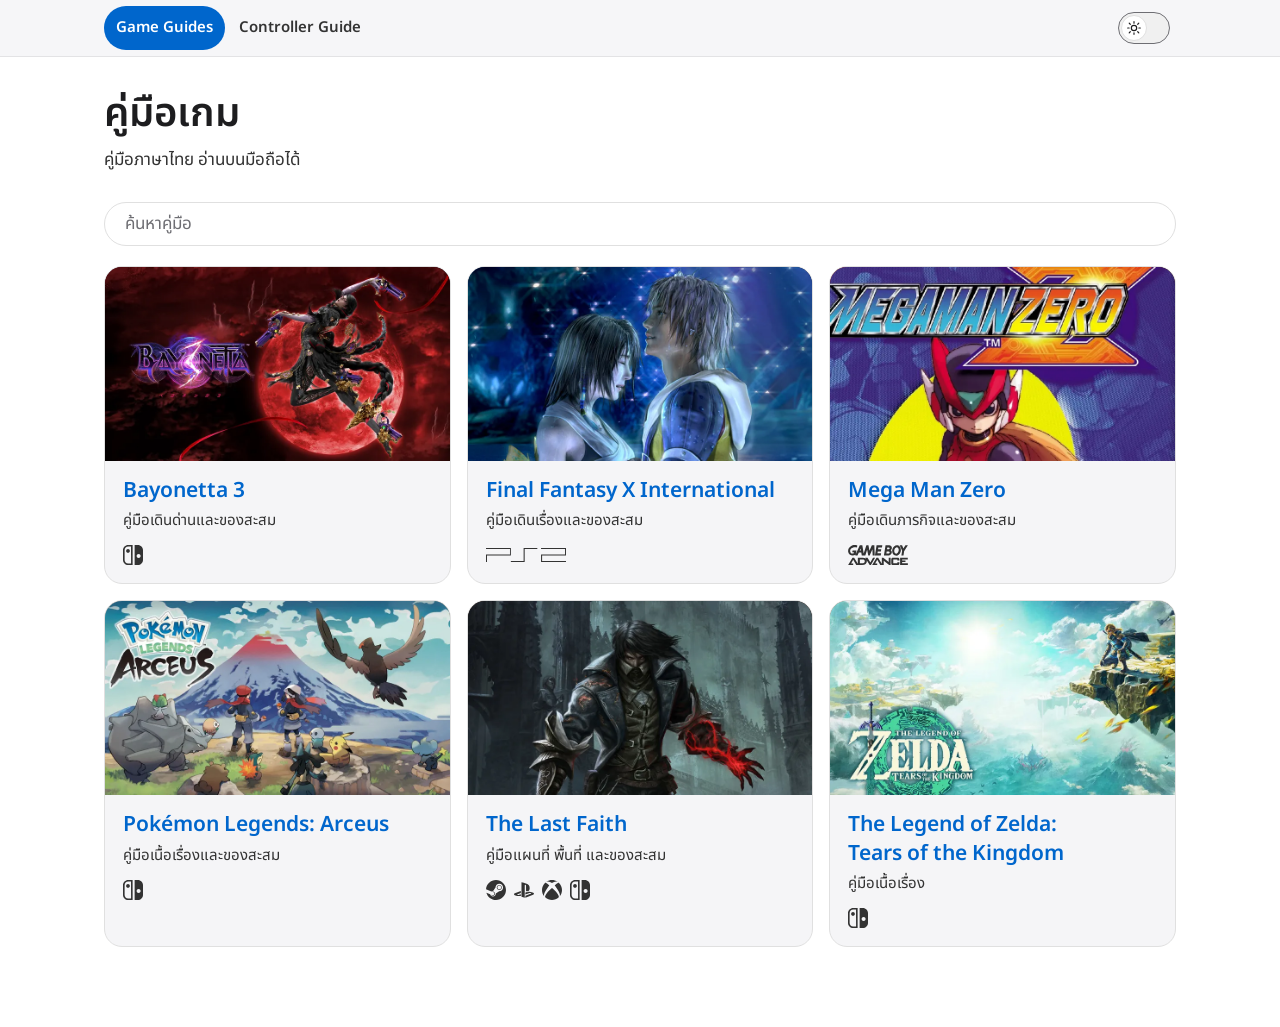
<file: index.html>
<!doctype html>
<html lang="th">
<head>
<meta charset="utf-8">
<meta name="viewport" content="width=device-width,initial-scale=1">
<meta name="theme-color" content="#f5f5f7" media="(prefers-color-scheme: light)">
<meta name="theme-color" content="#000000" media="(prefers-color-scheme: dark)">
<script>(function(){try{var t=localStorage.getItem("gg-theme");if(t!=="light"&&t!=="dark")return;document.documentElement.setAttribute("data-theme",t);var m=document.createElement("meta");m.id="gg-tc";m.name="theme-color";m.content=t==="dark"?"#000000":"#f5f5f7";document.head.appendChild(m)}catch(e){}})();</script>
<title>คู่มือเกม</title>
<link rel="icon" href="data:image/svg+xml,%3Csvg xmlns='http://www.w3.org/2000/svg' viewBox='0 0 32 32'%3E%3Crect width='32' height='32' rx='8' fill='%230066cc'/%3E%3Cpath d='M8 12h16M8 16h16M8 20h10' fill='none' stroke='%23fff' stroke-width='2' stroke-linecap='round'/%3E%3C/svg%3E">
<link rel="preload" href="template/fonts/noto-sans-thai.woff2" as="font" type="font/woff2" crossorigin>
<link rel="stylesheet" href="template/style.css">
</head>
<body>
<a class="skip" href="#guides">ข้ามไปรายการคู่มือ</a>
<header class="hbar"><nav class="sitenav" aria-label="เมนูหลัก"><a href="index.html" aria-current="page">Game Guides</a><a href="controllers/index.html">Controller Guide</a></nav><button type="button" id="thm" class="thm" role="switch" aria-checked="false"><span class="sr" id="thml">ธีมสว่าง</span><span class="thm-track" aria-hidden="true"><span class="thm-knob"><svg class="sun" width="16" height="16" viewBox="0 0 24 24" fill="none" stroke="currentColor" stroke-width="1.75" stroke-linecap="round" aria-hidden="true"><circle cx="12" cy="12" r="4"/><path d="M12 2.5v2.2M12 19.3V21.5M2.5 12h2.2M19.3 12h2.2M4.8 4.8l1.6 1.6M17.6 17.6l1.6 1.6M19.2 4.8l-1.6 1.6M6.4 17.6l-1.6 1.6"/></svg><svg class="moon" width="16" height="16" viewBox="0 0 24 24" fill="none" stroke="currentColor" stroke-width="1.75" stroke-linecap="round" stroke-linejoin="round" aria-hidden="true"><path d="M20.5 14.2A8 8 0 1 1 9.8 3.5 6.4 6.4 0 0 0 20.5 14.2z"/></svg></span></span></button></header>
<main class="home">
<h1>คู่มือเกม</h1>
<p class="lead">คู่มือภาษาไทย อ่านบนมือถือได้</p>
<input id="find" class="find" type="search" placeholder="ค้นหาคู่มือ" aria-label="ค้นหาคู่มือ" aria-controls="guides" autocomplete="off">
<svg width="0" height="0" style="position:absolute" aria-hidden="true"><symbol id="i-ns" viewBox="0 0 24 24"><path d="M14.176 24h3.674c3.376 0 6.15-2.774 6.15-6.15V6.15C24 2.775 21.226 0 17.85 0H14.1c-.074 0-.15.074-.15.15v23.7c-.001.076.075.15.226.15zm4.574-13.199c1.351 0 2.399 1.125 2.399 2.398 0 1.352-1.125 2.4-2.399 2.4-1.35 0-2.4-1.049-2.4-2.4-.075-1.349 1.05-2.398 2.4-2.398zM11.4 0H6.15C2.775 0 0 2.775 0 6.15v11.7C0 21.226 2.775 24 6.15 24h5.25c.074 0 .15-.074.15-.149V.15c.001-.076-.075-.15-.15-.15zM9.676 22.051H6.15c-2.326 0-4.201-1.875-4.201-4.201V6.15c0-2.326 1.875-4.201 4.201-4.201H9.6l.076 20.102zM3.75 7.199c0 1.275.975 2.25 2.25 2.25s2.25-.975 2.25-2.25c0-1.273-.975-2.25-2.25-2.25s-2.25.977-2.25 2.25z"/></symbol><symbol id="i-ps" viewBox="0 0 24 24"><path d="M8.984 2.596v17.547l3.915 1.261V6.688c0-.69.304-1.151.794-.991.636.18.76.814.76 1.505v5.875c2.441 1.193 4.362-.002 4.362-3.152 0-3.237-1.126-4.675-4.438-5.827-1.307-.448-3.728-1.186-5.39-1.502zm4.656 16.241l6.296-2.275c.715-.258.826-.625.246-.818-.586-.192-1.637-.139-2.357.123l-4.205 1.5V14.98l.24-.085s1.201-.42 2.913-.615c1.696-.18 3.785.03 5.437.661 1.848.601 2.04 1.472 1.576 2.072-.465.6-1.622 1.036-1.622 1.036l-8.544 3.107V18.86zM1.807 18.6c-1.9-.545-2.214-1.668-1.352-2.32.801-.586 2.16-1.052 2.16-1.052l5.615-2.013v2.313L4.205 17c-.705.271-.825.632-.239.826.586.195 1.637.15 2.343-.12L8.247 17v2.074c-.12.03-.256.044-.39.073-1.939.331-3.996.196-6.038-.479z"/></symbol><symbol id="i-ps2" viewBox="0 9 24 6"><path d="M7.46 13.779v.292h4.142v-3.85h3.796V9.93h-4.115v3.85zm16.248-3.558v1.62h-7.195v2.23H24v-.292h-7.168v-1.646H24V9.929h-7.487v.292zm-16.513 0v1.62H0v2.23h.292v-1.938H7.46V9.929H0v.292Z"/></symbol><symbol id="i-xb" viewBox="0 0 24 24"><path d="M4.102 21.033C6.211 22.881 8.977 24 12 24c3.026 0 5.789-1.119 7.902-2.967 1.877-1.912-4.316-8.709-7.902-11.417-3.582 2.708-9.779 9.505-7.898 11.417zm11.16-14.406c2.5 2.961 7.484 10.313 6.076 12.912C23.002 17.48 24 14.861 24 12.004c0-3.34-1.365-6.362-3.57-8.536 0 0-.027-.022-.082-.042-.063-.022-.152-.045-.281-.045-.592 0-1.985.434-4.805 3.246zM3.654 3.426c-.057.02-.082.041-.086.042C1.365 5.642 0 8.664 0 12.004c0 2.854.998 5.473 2.661 7.533-1.401-2.605 3.579-9.951 6.08-12.91-2.82-2.813-4.216-3.245-4.806-3.245-.131 0-.223.021-.281.046v-.002zM12 3.551S9.055 1.828 6.755 1.746c-.903-.033-1.454.295-1.521.339C7.379.646 9.659 0 11.984 0H12c2.334 0 4.605.646 6.766 2.085-.068-.046-.615-.372-1.52-.339C14.946 1.828 12 3.545 12 3.545v.006z"/></symbol><symbol id="i-st" viewBox="0 0 24 24"><path d="M11.979 0C5.678 0 .511 4.86.022 11.037l6.432 2.658c.545-.371 1.203-.59 1.912-.59.063 0 .125.004.188.006l2.861-4.142V8.91c0-2.495 2.028-4.524 4.524-4.524 2.494 0 4.524 2.031 4.524 4.527s-2.03 4.525-4.524 4.525h-.105l-4.076 2.911c0 .052.004.105.004.159 0 1.875-1.515 3.396-3.39 3.396-1.635 0-3.016-1.173-3.331-2.727L.436 15.27C1.862 20.307 6.486 24 11.979 24c6.627 0 11.999-5.373 11.999-12S18.605 0 11.979 0zM7.54 18.21l-1.473-.61c.262.543.714.999 1.314 1.25 1.297.539 2.793-.076 3.332-1.375.263-.63.264-1.319.005-1.949s-.75-1.121-1.377-1.383c-.624-.26-1.29-.249-1.878-.03l1.523.63c.956.4 1.409 1.5 1.009 2.455-.397.957-1.497 1.41-2.454 1.012H7.54zm11.415-9.303c0-1.662-1.353-3.015-3.015-3.015-1.665 0-3.015 1.353-3.015 3.015 0 1.665 1.35 3.015 3.015 3.015 1.663 0 3.015-1.35 3.015-3.015zm-5.273-.005c0-1.252 1.013-2.266 2.265-2.266 1.249 0 2.266 1.014 2.266 2.266 0 1.251-1.017 2.265-2.266 2.265-1.253 0-2.265-1.014-2.265-2.265z"/></symbol><!-- GBA: "GAME BOY ADVANCE" wordmark from Wikimedia Commons File:Game_Boy_Advance_logo.svg (PD-textlogo; trademark of Nintendo); outline and (R) removed. --><symbol id="i-gba" viewBox="5.8 5.8 196.2 65.6"><path d="M43.8,23.6l2.9-6.5l1.3,6.5H43.8 M83.7,6.7L75.9,25L72.6,6.7h-6.8L57,33.7L52.5,6.7h-8.4l-12.8,29l1.9-12.1 H20.5l-1,6.2h5.3l-0.6,3.3C21.2,34.4,16,34,13.8,30c-1.4-2.5-2.7-8.1,3.2-13.2c4.8-4.2,13.1-4.9,17.9-2.7c0,0,0.6-3.5,1.1-6.8 c-9.2-3.2-16.4-0.5-21.2,2.4c-6.5,4-9.6,10.2-8.8,18.6c1,9.7,13.5,15.8,24.2,9.7c0.1-0.1,0.2-0.1,0.2-0.1l-1,2.3h7.2l4.5-10H49 l1.7,10h11.6l5.9-18.6l3.8,18.6h4.6l8.9-20.6l0.9,20.6h6.8L91.9,6.7H83.7M93.9,40.1L113,40.1L114.1,32.9L102.1,32.9L103.1,27L113.5,27L114.6,19.8L104.1,19.8L105,13.9L117,13.9L118.1,6.7L99.2,6.7L93.9,40.1ZM187.1,17.6L182.9,6.7L175,6.7L183.1,24.3L180.6,40.1L187.5,40.1L189.6,26.1L201.9,6.7L193.9,6.7L187.1,17.6ZM171.1,26.6c-1.8,5.5-6.3,8.7-9.9,7.1c-3.6-1.6-5-7.4-3.2-13c1.8-5.5,6.3-8.7,9.9-7.1 C171.6,15.3,173,21.1,171.1,26.6 M168.5,7c-7.6-1.7-15.5,4.3-17.6,13.5c-2.1,9.2,2.3,18.1,9.9,19.9c7.6,1.8,15.5-4.3,17.6-13.5 C180.5,17.7,176,8.8,168.5,7M138.1,20.1c-3.8,0-4.8,0-4.8,0l1.1-6.2c0,0,0.1,0,4.4,0C143.7,13.9,142.8,20.1,138.1,20.1 M137.3,33.6 c-3.8,0-6,0-6,0l1.1-6.6c0,0,1.4,0,5.7,0C143.5,26.9,143.4,33.6,137.3,33.6 M141.3,6.9c-3.7-0.1-12.8,0-12.8,0h0.1L123.3,40 c0,0,10.9,0,15.4,0c6.3,0,15.6-9.3,7.2-17C154.5,14,145.9,7,141.3,6.9"/><path transform="matrix(1.0108 0 0 1.0108 -198.31 35.87)" d="M246.4,29.6h-6.2V17h8.8c4.7,0,7,1.9,7,6C256,28,253.5,29.6,246.4,29.6 M289.7,11.7h-7.2l-0.2,0.4L274.2,27 l-8.7-14.9l-0.2-0.3h-7.7l0.6,1l1.5,2.4c-2.4-2.3-6-3.5-10.7-3.5h-15.5v19.4l-11.5-19l-0.2-0.3h-5.9l-0.2,0.3l-13.1,22l-0.6,1h5.1v0 h11.4v-5.2h-6.7l6.7-12.1l9.5,16.9l0.2,0.3h7.6v0h11.7c10.1,0,15.3-4,15.3-11.8c0-1.4-0.2-2.6-0.5-3.7l9.2,15.2l0.2,0.3h4.5l0.2-0.3 l12.7-22L289.7,11.7M334.4,11.7L333.7,11.7L333.7,25.6L316.2,11.9L316,11.7L311.4,11.7L311.4,31.1L299.9,12.1L299.7,11.7L293.8,11.7L293.6,12.1L280.5,34L279.9,35.1L286.9,35.1L286.9,35.1L296.5,35.1L296.5,29.9L289.8,29.9L296.5,17.8L306,34.7L306.2,35.1L313.8,35.1L313.8,35.1L317.6,35.1L317.6,21L335.1,34.9L335.3,35.1L339.9,35.1L339.9,11.7L334.4,11.7ZM362.1,11.7h-13.7c-4.8,0-6.4,1.5-6.4,5.9v11.6c0,4.4,1.6,5.9,6.4,5.9h13.7c4.8,0,6.4-1.5,6.4-5.9v-3.3 l-0.7,0l-5.4,0l-0.7,0v3.6h-13.1V17.2h13.1v3.2h0.7l6.1,0v-2.8C368.5,13.1,366.9,11.7,362.1,11.7M395.2,29.6L377.4,29.6L377.4,25.5L388.1,25.5L388.1,20.4L377.4,20.4L377.4,17L395.6,17L395.6,11.7L370.7,11.7L370.7,35.1L395.9,35.1L395.9,29.6L395.2,29.6Z"/></symbol></svg>
<nav id="guides" class="cards" aria-label="รายการคู่มือ">
<a data-slug="b3guide" data-k="bayonetta เบโยเนตต้า switch platinumgames" href="guides/bayonetta3/Bayonetta3_Guide_TH.html"><span class="cv cv-bayonetta3" aria-hidden="true"><img src="guides/bayonetta3/cover.webp" alt="" width="800" height="450" decoding="async"><span class="bdg" hidden>✓ Cleared</span></span><span class="cb"><b>Bayonetta 3</b><span class="sub">คู่มือเดินด่านและของสะสม</span><span class="pf" role="img" aria-label="แพลตฟอร์ม: Nintendo Switch"><svg width="20" height="20"><use href="#i-ns"/></svg></span></span></a>
<a data-slug="ffxintl" data-k="ffx final fantasy x ไฟนอลแฟนตาซี ps2 playstation square" href="guides/ffx/FFX_International_Guide_TH.html"><span class="cv cv-ffx" aria-hidden="true"><img src="guides/ffx/cover.webp" alt="" width="800" height="450" decoding="async"><span class="bdg" hidden>✓ Cleared</span></span><span class="cb"><b>Final Fantasy X International</b><span class="sub">คู่มือเดินเรื่องและของสะสม</span><span class="pf" role="img" aria-label="แพลตฟอร์ม: PlayStation 2"><svg width="80" height="20"><use href="#i-ps2"/></svg></span></span></a>
<a data-slug="mmz1guide" data-k="mmz megaman mega man zero ร็อคแมน ซีโร่ gba game boy advance capcom inti creates" href="guides/megamanzero/MegaManZero_Guide_TH.html"><span class="cv cv-megamanzero" aria-hidden="true"><img src="guides/megamanzero/cover.webp" alt="" width="800" height="450" decoding="async"><span class="bdg" hidden>✓ Cleared</span></span><span class="cb"><b>Mega Man Zero</b><span class="sub">คู่มือเดินภารกิจและของสะสม</span><span class="pf" role="img" aria-label="แพลตฟอร์ม: Game Boy Advance"><svg width="60" height="20"><use href="#i-gba"/></svg></span></span></a>
<a data-slug="plaguide" data-k="pla pokemon legends arceus โปเกมอน เลเจนด์ อาร์เซอุส switch hisui ฮิซุย game freak" href="guides/pla/PokemonLegendsArceus_Guide_TH.html"><span class="cv cv-pla" aria-hidden="true"><img src="guides/pla/cover.webp" alt="" width="800" height="450" decoding="async"><span class="bdg" hidden>✓ Cleared</span></span><span class="cb"><b>Pokémon Legends: Arceus</b><span class="sub">คู่มือเนื้อเรื่องและของสะสม</span><span class="pf" role="img" aria-label="แพลตฟอร์ม: Nintendo Switch"><svg width="20" height="20"><use href="#i-ns"/></svg></span></span></a>
<a data-slug="tlfguide" data-k="the last faith tlf เดอะลาสต์เฟธ metroidvania soulslike steam playstation ps4 ps5 xbox switch nintendo pc kumi souls" href="guides/lastfaith/TheLastFaith_Guide_TH.html"><span class="cv cv-lastfaith" aria-hidden="true"><img src="guides/lastfaith/cover.webp" alt="" width="800" height="450" decoding="async"><span class="bdg" hidden>✓ Cleared</span></span><span class="cb"><b>The Last Faith</b><span class="sub">คู่มือแผนที่ พื้นที่ และของสะสม</span><span class="pf" role="img" aria-label="แพลตฟอร์ม: PC (Steam), PlayStation 4/5, Xbox One/Series X|S, Nintendo Switch"><svg width="20" height="20"><use href="#i-st"/></svg><svg width="20" height="20"><use href="#i-ps"/></svg><svg width="20" height="20"><use href="#i-xb"/></svg><svg width="20" height="20"><use href="#i-ns"/></svg></span></span></a>
<a data-slug="totkguide" data-k="totk zelda tears of the kingdom เซลด้า น้ำตาแห่งราชอาณาจักร switch hyrule ไฮรูล nintendo" href="guides/totk/ZeldaTOTK_Guide_TH.html"><span class="cv cv-totk" aria-hidden="true"><img src="guides/totk/cover.webp" alt="" width="800" height="450" decoding="async"><span class="bdg" hidden>✓ Cleared</span></span><span class="cb"><b>The Legend of Zelda: Tears of the Kingdom</b><span class="sub">คู่มือเนื้อเรื่อง</span><span class="pf" role="img" aria-label="แพลตฟอร์ม: Nintendo Switch"><svg width="20" height="20"><use href="#i-ns"/></svg></span></span></a>
</nav>
<p id="none" role="status" hidden>ไม่พบคู่มือ</p>
<script>
(()=>{const q=document.getElementById('find'),cs=[...document.querySelectorAll('#guides a')],no=document.getElementById('none');
const n=t=>t.normalize('NFC').toLowerCase();
const hay=a=>n((a.querySelector('.cb')||a).textContent+' '+(a.dataset.k||''));
q.addEventListener('input',()=>{const v=n(q.value.trim());let k=0;cs.forEach(a=>{const m=!v||hay(a).includes(v);a.hidden=!m;if(m)k++});no.hidden=k>0});
q.addEventListener('keydown',e=>{if(e.key==='Escape'){q.value='';q.dispatchEvent(new Event('input'))}});})();
</script>
<script src="template/state.js"></script>
<script>
GGState.bindThemeSwitch(document.getElementById('thm'));
(()=>{const cards=[...document.querySelectorAll('#guides a[data-slug]')];
const paint=m=>cards.forEach(a=>{const b=a.querySelector('.bdg');if(b)b.hidden=!m[a.dataset.slug]});
let m={};try{m=GGState.normCleared(JSON.parse(localStorage.getItem(GGState.CLEARED_KEY)||'{}'))}catch(e){}
paint(m);
GGState.pullCleared().then(u=>{if(u)paint(u)});})();
</script>
</main>
</body>
</html>
</file>
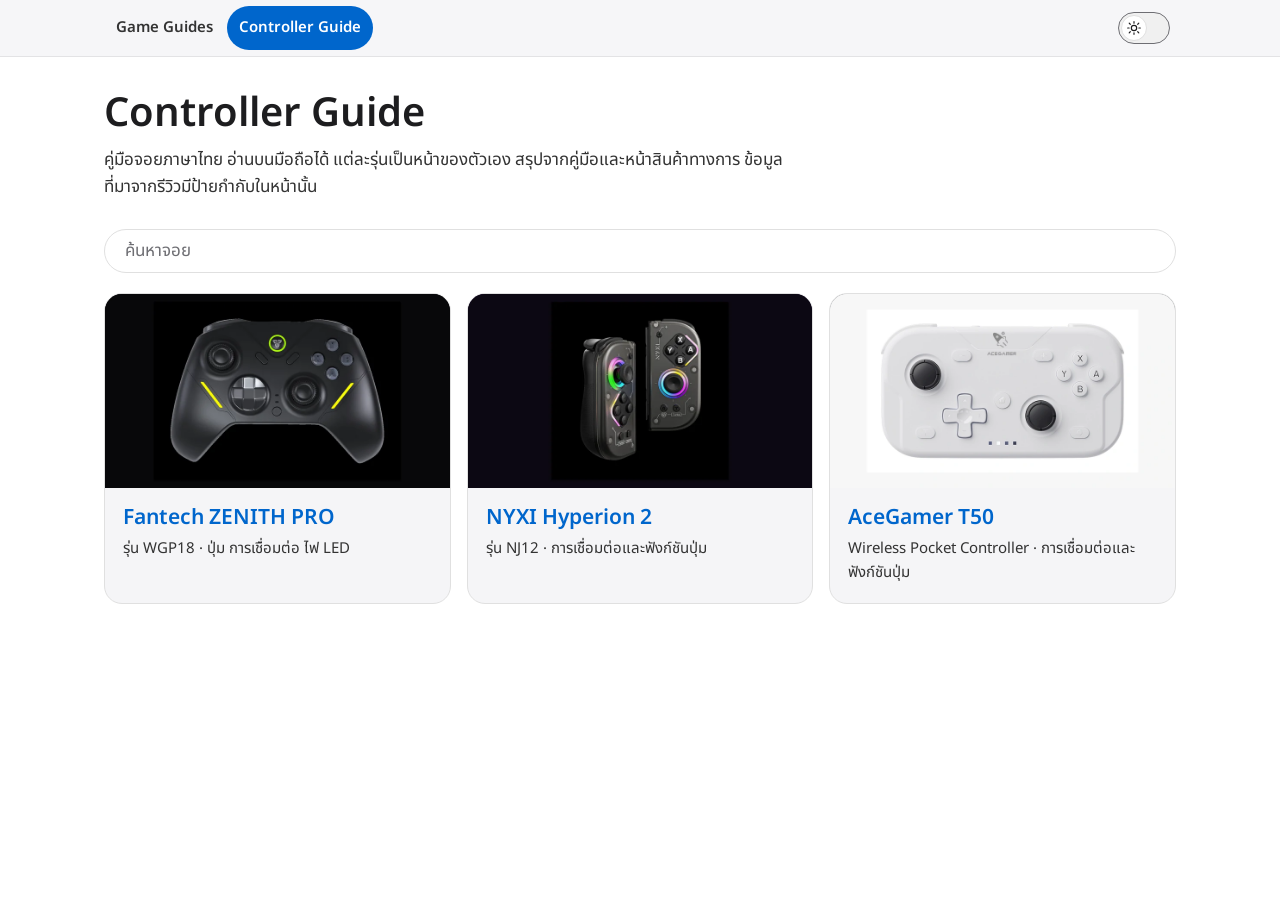
<file: controllers/index.html>
<!doctype html>
<html lang="th">
<head>
<meta charset="utf-8">
<meta name="viewport" content="width=device-width,initial-scale=1">
<meta name="theme-color" content="#f5f5f7" media="(prefers-color-scheme: light)">
<meta name="theme-color" content="#000000" media="(prefers-color-scheme: dark)">
<script>(function(){try{var t=localStorage.getItem("gg-theme");if(t!=="light"&&t!=="dark")return;document.documentElement.setAttribute("data-theme",t);var m=document.createElement("meta");m.id="gg-tc";m.name="theme-color";m.content=t==="dark"?"#000000":"#f5f5f7";document.head.appendChild(m)}catch(e){}})();</script>
<title>Controller Guide – คู่มือจอย</title>
<link rel="icon" href="data:image/svg+xml,%3Csvg xmlns='http://www.w3.org/2000/svg' viewBox='0 0 32 32'%3E%3Crect width='32' height='32' rx='8' fill='%230066cc'/%3E%3Cpath d='M8 12h16M8 16h16M8 20h10' fill='none' stroke='%23fff' stroke-width='2' stroke-linecap='round'/%3E%3C/svg%3E">
<link rel="preload" href="../template/fonts/noto-sans-thai.woff2" as="font" type="font/woff2" crossorigin>
<link rel="stylesheet" href="../template/style.css">
</head>
<body>
<a class="skip" href="#guides">ข้ามไปรายการจอย</a>
<header class="hbar"><nav class="sitenav" aria-label="เมนูหลัก"><a href="../index.html">Game Guides</a><a href="index.html" aria-current="page">Controller Guide</a></nav><button type="button" id="thm" class="thm" role="switch" aria-checked="false"><span class="sr" id="thml">ธีมสว่าง</span><span class="thm-track" aria-hidden="true"><span class="thm-knob"><svg class="sun" width="16" height="16" viewBox="0 0 24 24" fill="none" stroke="currentColor" stroke-width="1.75" stroke-linecap="round" aria-hidden="true"><circle cx="12" cy="12" r="4"/><path d="M12 2.5v2.2M12 19.3V21.5M2.5 12h2.2M19.3 12h2.2M4.8 4.8l1.6 1.6M17.6 17.6l1.6 1.6M19.2 4.8l-1.6 1.6M6.4 17.6l-1.6 1.6"/></svg><svg class="moon" width="16" height="16" viewBox="0 0 24 24" fill="none" stroke="currentColor" stroke-width="1.75" stroke-linecap="round" stroke-linejoin="round" aria-hidden="true"><path d="M20.5 14.2A8 8 0 1 1 9.8 3.5 6.4 6.4 0 0 0 20.5 14.2z"/></svg></span></span></button></header>
<main class="home">
<h1>Controller Guide</h1>
<p class="lead">คู่มือจอยภาษาไทย อ่านบนมือถือได้ แต่ละรุ่นเป็นหน้าของตัวเอง สรุปจากคู่มือและหน้าสินค้าทางการ ข้อมูลที่มาจากรีวิวมีป้ายกำกับในหน้านั้น</p>
<input id="find" class="find" type="search" placeholder="ค้นหาจอย" aria-label="ค้นหาจอย" aria-controls="guides" autocomplete="off">
<nav id="guides" class="cards" aria-label="รายการจอย">
<a data-k="fantech zenith pro wgp18 จอย เกมแพด hall effect strikespeed bluetooth" href="wgp18/WGP18_Guide_TH.html"><span class="cv cv-wgp18" aria-hidden="true"><img src="wgp18/cover.webp" alt="" width="800" height="450" decoding="async"></span><span class="cb"><b>Fantech ZENITH PRO</b><span class="sub">รุ่น WGP18 · ปุ่ม การเชื่อมต่อ ไฟ LED</span></span></a>
<a data-k="nyxi hyperion 2 nj12 จอย joycon switch hall effect bluetooth" href="nj12/NJ12_Guide_TH.html"><span class="cv cv-nj12" aria-hidden="true"><img src="nj12/cover.webp" alt="" width="800" height="450" decoding="async"></span><span class="cb"><b>NYXI Hyperion 2</b><span class="sub">รุ่น NJ12 · การเชื่อมต่อและฟังก์ชันปุ่ม</span></span></a>
<a data-k="acegamer t50 pocket wireless switch steam deck bluetooth ios android" href="t50/T50_Guide_TH.html"><span class="cv cv-t50" aria-hidden="true"><img src="t50/cover.webp" alt="" width="800" height="450" decoding="async"></span><span class="cb"><b>AceGamer T50</b><span class="sub">Wireless Pocket Controller · การเชื่อมต่อและฟังก์ชันปุ่ม</span></span></a>
</nav>
<p id="none" role="status" hidden>ไม่พบจอย</p>
<script>
(()=>{const q=document.getElementById('find'),cs=[...document.querySelectorAll('#guides a')],no=document.getElementById('none');
const n=t=>t.normalize('NFC').toLowerCase();
const hay=a=>n((a.querySelector('.cb')||a).textContent+' '+(a.dataset.k||''));
q.addEventListener('input',()=>{const v=n(q.value.trim());let k=0;cs.forEach(a=>{const m=!v||hay(a).includes(v);a.hidden=!m;if(m)k++});no.hidden=k>0});
q.addEventListener('keydown',e=>{if(e.key==='Escape'){q.value='';q.dispatchEvent(new Event('input'))}});})();
</script>
<script src="../template/state.js"></script>
<script>GGState.bindThemeSwitch(document.getElementById('thm'));</script>
</main>
</body>
</html>
</file>
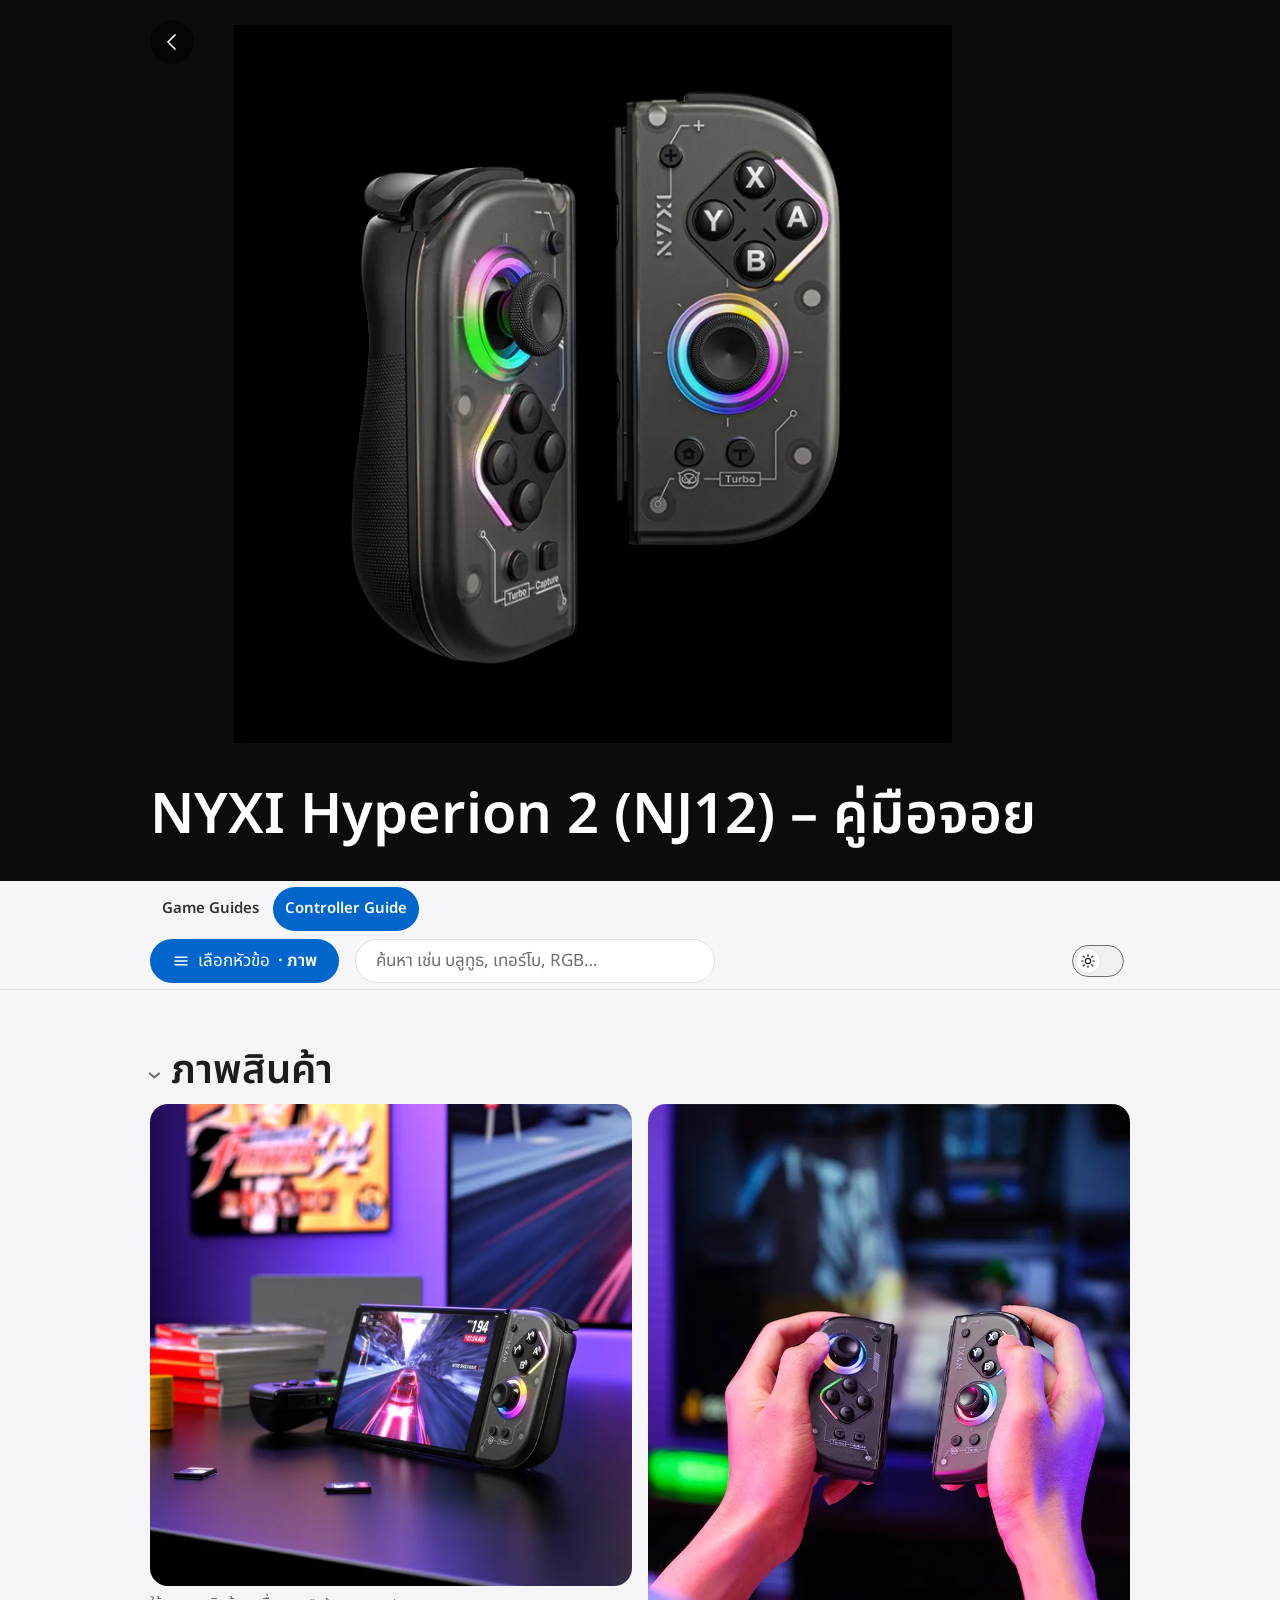
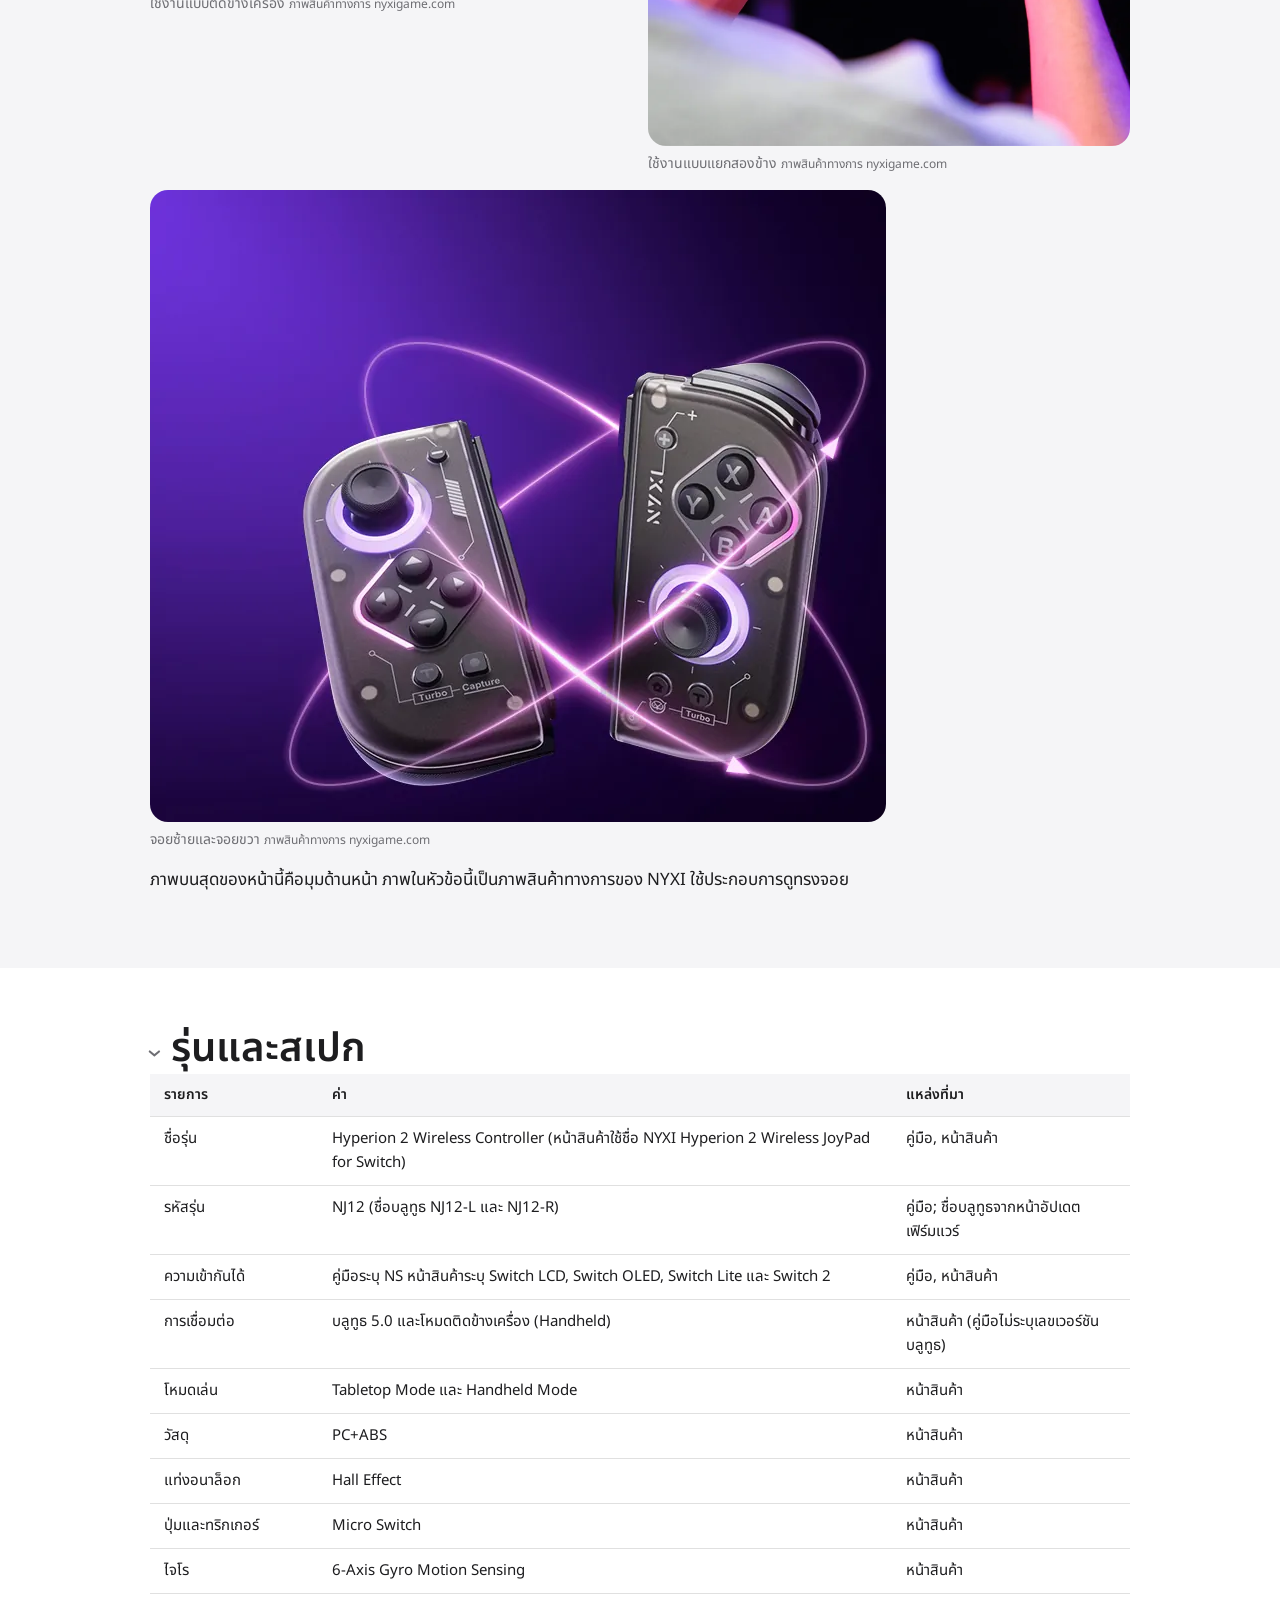
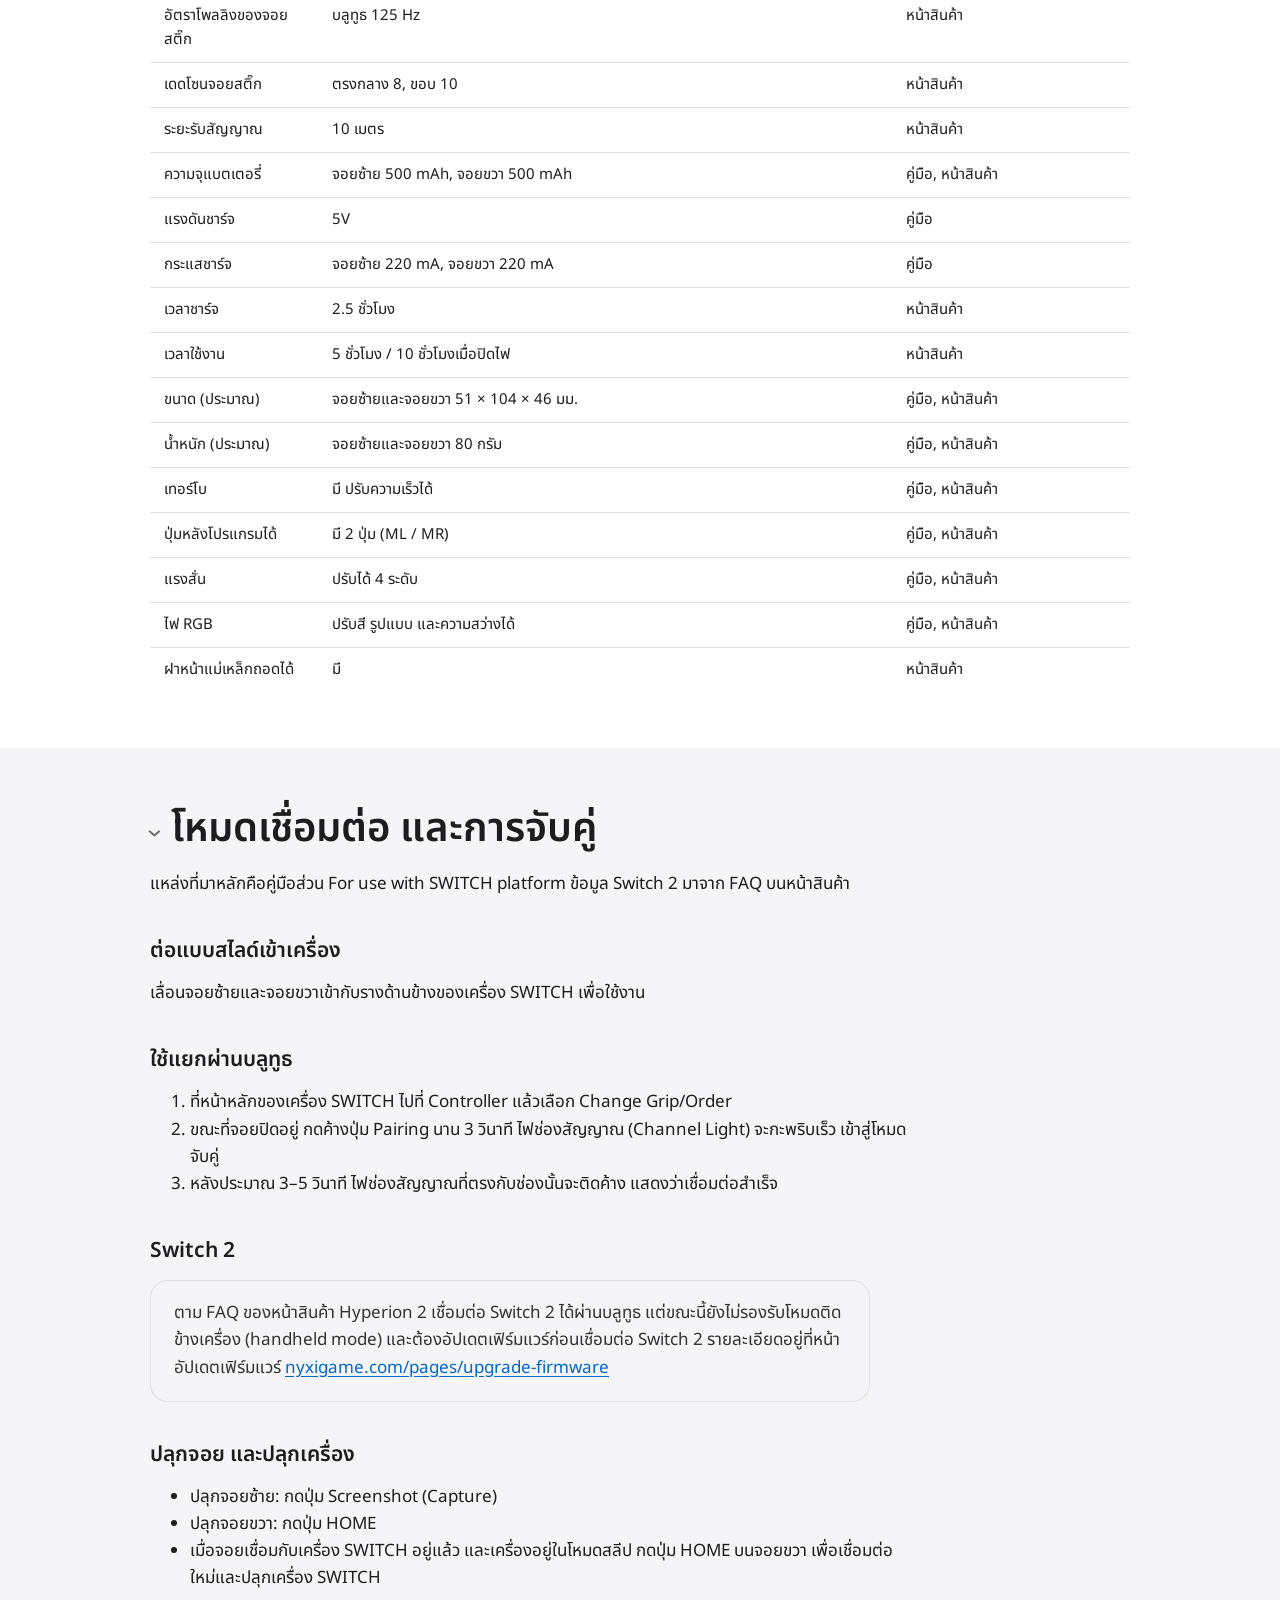
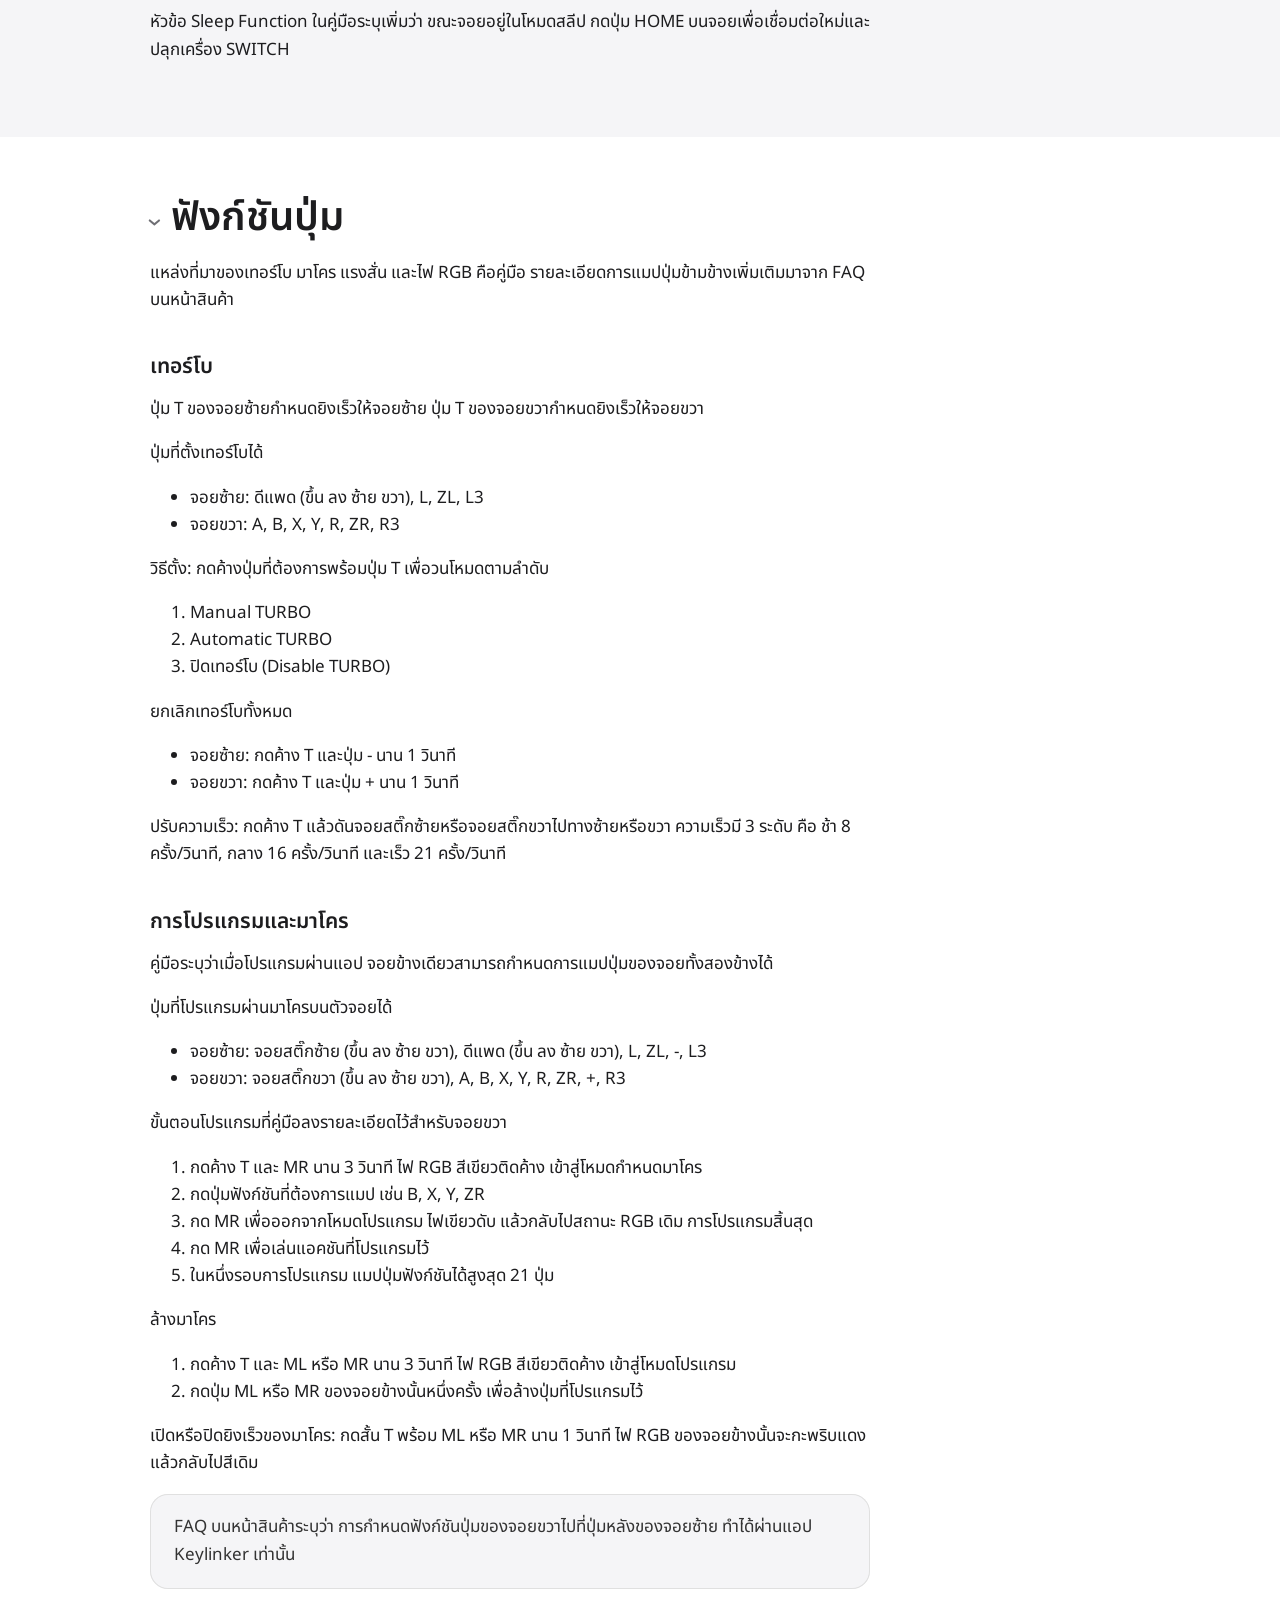
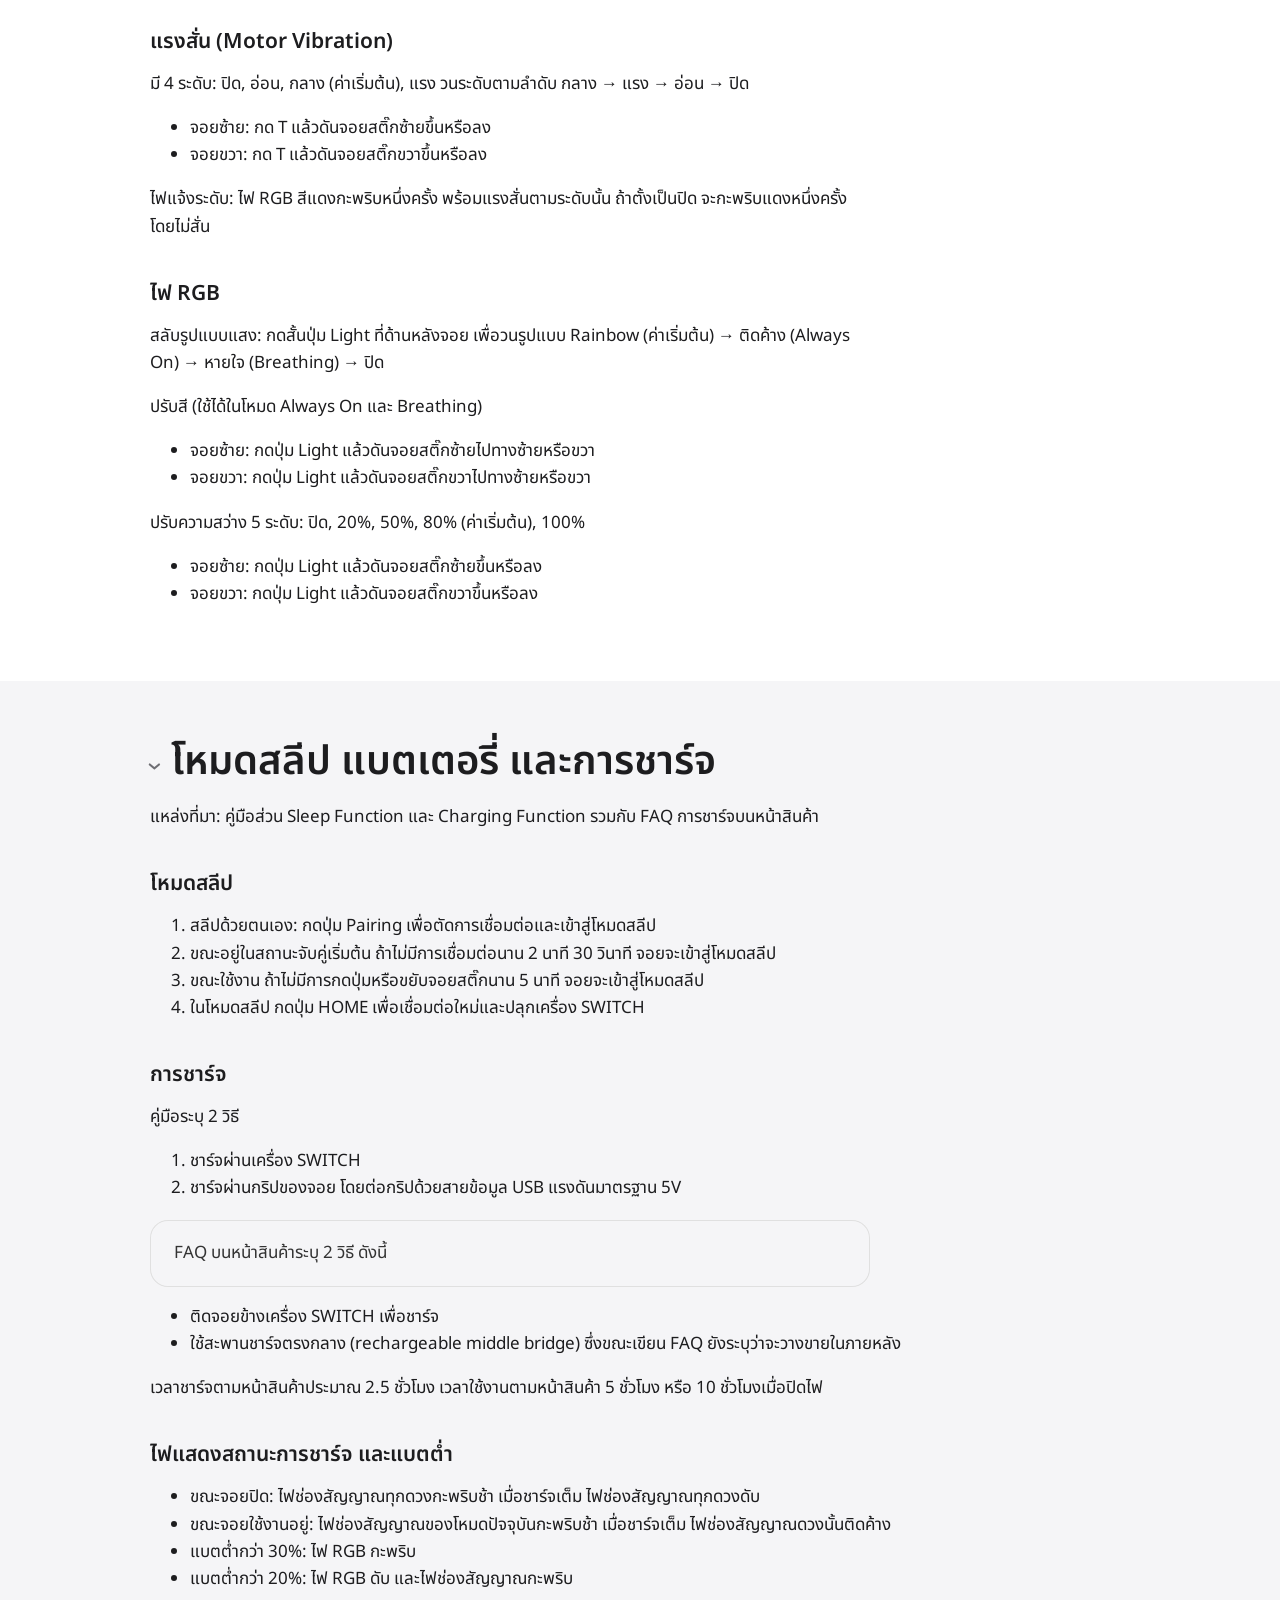
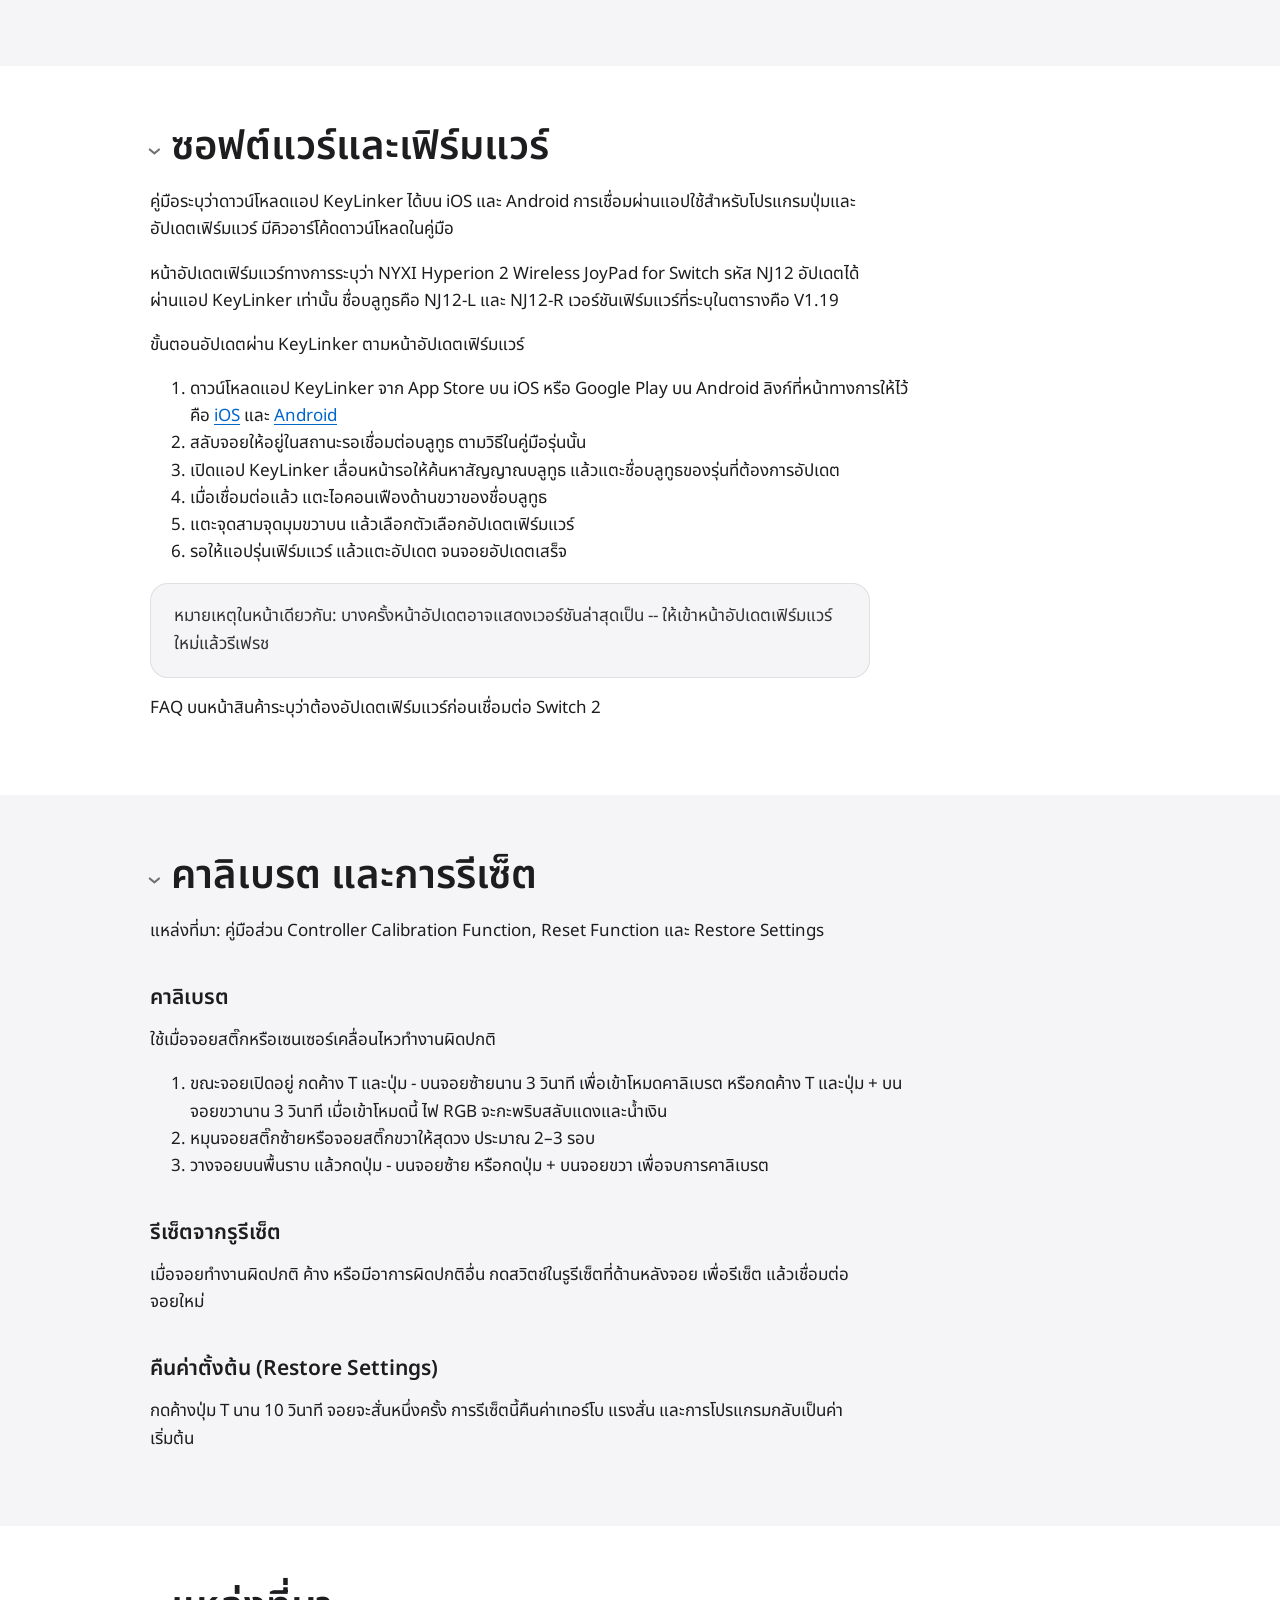
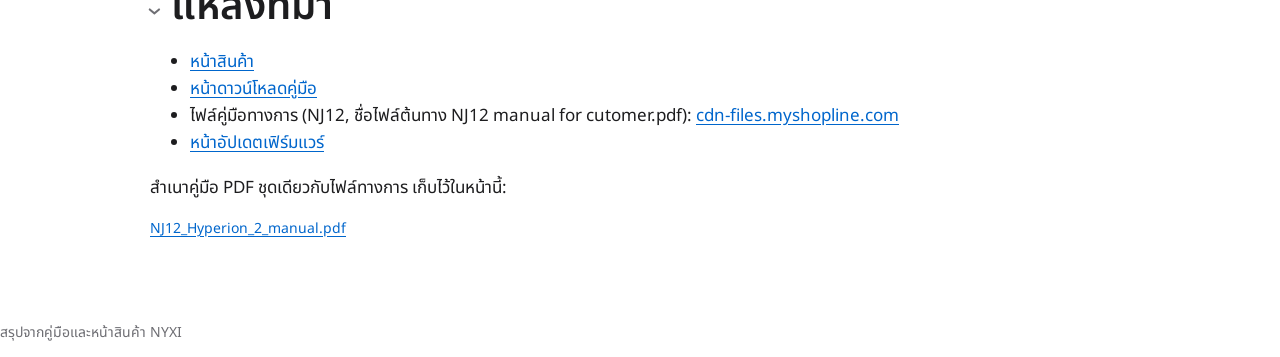
<file: controllers/nj12/NJ12_Guide_TH.html>
<!doctype html><html lang="th"><head><meta charset="utf-8"><meta name="viewport" content="width=device-width,initial-scale=1"><meta name="theme-color" content="#f5f5f7" media="(prefers-color-scheme: light)"><meta name="theme-color" content="#000000" media="(prefers-color-scheme: dark)"><script>(function(){try{var t=localStorage.getItem("gg-theme");if(t!=="light"&&t!=="dark")return;document.documentElement.setAttribute("data-theme",t);var m=document.createElement("meta");m.id="gg-tc";m.name="theme-color";m.content=t==="dark"?"#000000":"#f5f5f7";document.head.appendChild(m)}catch(e){}})();</script><meta http-equiv="Content-Security-Policy" content="default-src 'self'; script-src 'self' 'sha256-wxrMCXuxXdX7F+DM3XKuAEX+iXGDzMGbfPqiImtFfOY=' 'sha256-m8fSMbP++w+Xknr6yDdEzIh3qk02N2pXfTDr78fgAWA='; style-src 'self' 'unsafe-inline'; img-src 'self' data:; connect-src https://api.github.com; object-src 'none'; base-uri 'none'"><title>NYXI Hyperion 2 (NJ12) – คู่มือจอย</title><link rel="preload" href="../../template/fonts/noto-sans-thai.woff2" as="font" type="font/woff2" crossorigin><style>/* game-guides template – Apple-like brief. Thai: no negative letter-spacing, body line-height 1.6. Self-hosted Noto Sans Thai (template/fonts/, OFL). */
@font-face{font-family:"Noto Sans Thai";font-style:normal;font-weight:400 700;font-display:swap;src:url("../../template/fonts/noto-sans-thai.woff2") format("woff2");unicode-range:U+0000,U+000D,U+0020-007E,U+00A0-00A3,U+00A5,U+00A7-00AB,U+00AE-00B0,U+00B4,U+00B6-00B8,U+00BA-00BB,U+00BF-0107,U+010A-0113,U+0116-011B,U+011E-0123,U+0126-0127,U+012A-012B,U+012E-0131,U+0136-0137,U+0139-013E,U+0141-0148,U+014A-014D,U+0150-015B,U+015E-0161,U+0164-0165,U+016A-017E,U+0218-021B,U+0237,U+02BC,U+02C6-02C7,U+02C9,U+02D7-02DD,U+0300-0304,U+0306-0308,U+030A-030C,U+0312,U+0326-0328,U+0331,U+0E01-0E3A,U+0E3F-0E5B,U+1E80-1E85,U+1E9E,U+1EF2-1EF3,U+200B-200D,U+2010,U+2013-2014,U+2018-201A,U+201C-201E,U+2022,U+2026,U+2039-203A,U+20AC,U+2122,U+2212,U+25CC}
:root{--blue:#0066cc;--on-blue:#fff;--fill:#0066cc;--focus:#0071e3;--blue-dk:#2997ff;--ink:#1d1d1f;--ink80:#333;--ink48:#6e6e73;--hair:#e0e0e0;--soft:#f0f0f0;--canvas:#fff;--parch:#f5f5f7;--pearl:#fafafc;--tile:#272729;--tile2:#2a2a2c;--chip:#d2d2d7;--field:#fff;--bar:rgba(245,245,247,.84);--bar-line:rgba(0,0,0,.08);--danger:#b3261e;--ok:#1e8e3e;--sel:#b3d4f5;--sel-ink:#1d1d1f;--mark:#e8f1fc;--scrim:rgba(0,0,0,.4);--fill-muted:rgba(210,210,215,.64);--line:#8e8e93;--back:#b25000;--sans:"Noto Sans Thai",Sarabun,"Sukhumvit Set",Tahoma,sans-serif;--disp:"Noto Sans Thai",Sarabun,"Sukhumvit Set",Tahoma,sans-serif;color-scheme:light;accent-color:var(--fill)}
html[data-theme="light"]{color-scheme:light}
html[data-theme="dark"]{--blue:#9ecbff;--on-blue:#041018;--fill:#0a84ff;--focus:#9ecbff;--ink:#f5f5f7;--ink80:#e8e8ed;--ink48:#aeaeb2;--hair:#3a3a3c;--soft:#2c2c2e;--canvas:#000;--parch:#1c1c1e;--pearl:#2c2c2e;--tile:#1c1c1e;--tile2:#2c2c2e;--chip:#48484a;--field:#2c2c2e;--bar:rgba(28,28,30,.88);--bar-line:rgba(255,255,255,.12);--danger:#ff6961;--ok:#32d74b;--sel:#1a3d66;--sel-ink:#f5f5f7;--mark:#163456;--scrim:rgba(0,0,0,.62);--fill-muted:rgba(255,255,255,.16);--line:#aeaeb2;--back:#f59e0b;color-scheme:dark}
@media (prefers-color-scheme:dark){:root:not([data-theme="light"]){--blue:#9ecbff;--on-blue:#041018;--fill:#0a84ff;--focus:#9ecbff;--ink:#f5f5f7;--ink80:#e8e8ed;--ink48:#aeaeb2;--hair:#3a3a3c;--soft:#2c2c2e;--canvas:#000;--parch:#1c1c1e;--pearl:#2c2c2e;--tile:#1c1c1e;--tile2:#2c2c2e;--chip:#48484a;--field:#2c2c2e;--bar:rgba(28,28,30,.88);--bar-line:rgba(255,255,255,.12);--danger:#ff6961;--ok:#32d74b;--sel:#1a3d66;--sel-ink:#f5f5f7;--mark:#163456;--scrim:rgba(0,0,0,.62);--fill-muted:rgba(255,255,255,.16);--line:#aeaeb2;--back:#f59e0b;color-scheme:dark}}
*{box-sizing:border-box}
html{scroll-padding-top:var(--hh,72px);-webkit-text-size-adjust:100%;scrollbar-color:var(--chip) var(--canvas)}
body{margin:0;background:var(--canvas);color:var(--ink);font:400 17px/1.6 var(--sans);-webkit-font-smoothing:antialiased;caret-color:var(--blue)}
::selection{background:var(--sel);color:var(--sel-ink)}
a{color:var(--blue);text-underline-offset:3px}
a:hover{text-decoration:underline}
button,summary,label{cursor:pointer}
a,button,summary,label{touch-action:manipulation}
:focus-visible{outline:2px solid var(--focus);outline-offset:2px}
:is(p,li,dd){text-wrap:pretty}
b,strong{font-weight:600}
.top{position:relative;isolation:isolate;overflow:hidden;display:flex;flex-direction:column;justify-content:space-between;align-items:flex-start;gap:28px;min-height:300px;padding:20px max(24px,calc((100% - 980px)/2)) 36px;color:#fff;background-color:#141418;background-image:var(--cover,linear-gradient(#272729,#272729));background-size:cover;background-position:center}
.top::before{content:"";position:absolute;inset:0;z-index:1;pointer-events:none;background:linear-gradient(180deg,rgba(0,0,0,.58) 0%,rgba(0,0,0,.62) 20%,rgba(0,0,0,.84) 46%,rgba(0,0,0,.92) 100%)}
.top img{position:absolute;inset:0;z-index:0;width:100%;height:100%;object-fit:cover;object-position:center 42%}
.top[data-cover="pla"] img{object-position:center 62%}
.top[data-cover="totk"] img{object-position:center 38%}
.top[data-cover="ffx"] img,.top[data-cover="lastfaith"] img{object-position:center center}
.top[data-cover="megamanzero"] img{object-position:center 72%}
.topbar,.top .back,.top h1,.clr{position:relative;z-index:2}
.top h1{font:600 56px/1.3 var(--disp);margin:0;max-width:22em;color:#fff;text-wrap:balance}
header{position:sticky;top:0;z-index:5;display:flex;flex-wrap:wrap;align-items:center;gap:8px 16px;min-height:52px;padding:6px max(16px,calc((100% - 980px)/2));background:var(--bar);-webkit-backdrop-filter:saturate(180%) blur(20px);backdrop-filter:saturate(180%) blur(20px);border-bottom:1px solid var(--bar-line)}
header nav{flex:none}
.hd{display:flex;flex-wrap:wrap;align-items:center;gap:8px 16px;flex:1 1 260px}
#q{flex:1 1 220px;max-width:360px;height:44px;padding:0 20px;font:400 17px var(--sans);color:var(--ink);background:var(--field);border:1px solid var(--hair);border-radius:9999px}
#q::placeholder{color:var(--ink48)}
#prog{font:400 14px/1.29 var(--sans);color:var(--ink80);font-variant-numeric:tabular-nums}
#pbar{flex:1 1 100px;max-width:200px;height:4px;background:var(--chip);border-radius:9999px;overflow:hidden}
#pbar i{display:block;height:100%;width:0;background:var(--fill);transition:width .4s cubic-bezier(.16,1,.3,1)}
#pkb{font:400 17px var(--sans);color:var(--on-blue);background:var(--fill);border:0;border-radius:9999px;padding:0 22px;min-height:44px;cursor:pointer;display:inline-flex;gap:8px;align-items:center;transition:transform .15s}
#pkb svg{display:block;flex:none}
#pkb:active,.grid a:active{transform:scale(.95)}
.pkc{font-weight:600;max-width:9ch;overflow:hidden;text-overflow:ellipsis;white-space:nowrap}
.pkc:empty{display:none}
.pkw{position:relative}
.pk{position:absolute;top:calc(100% + 10px);left:0;z-index:20;width:min(640px,calc(100vw - 32px));max-height:min(58vh,640px);overflow:auto;background:var(--canvas);border:1px solid var(--hair);border-radius:18px;padding:16px 24px 24px}
.pk[hidden],#pkbg[hidden]{display:none}
.pkhd{display:flex;align-items:center;gap:12px;font:600 21px/1.19 var(--disp)}
.pkintro{margin-left:auto;font-size:14px;padding:8px;min-height:44px;display:inline-flex;align-items:center}
.pkx{width:44px;height:44px;border:0;border-radius:50%;background:var(--fill-muted);color:var(--ink);display:inline-flex;align-items:center;justify-content:center;cursor:pointer}
.pgh{font:600 14px/1.29 var(--sans);color:var(--ink48);margin:16px 0 8px}
.grid{display:grid;gap:8px}
.gm{grid-template-columns:repeat(5,minmax(0,1fr))}
.gj,.gr{grid-template-columns:repeat(4,minmax(0,1fr))}
.grid a{display:flex;flex-direction:column;justify-content:center;min-height:56px;padding:8px 10px;border:1px solid var(--hair);border-radius:18px;background:var(--canvas);color:var(--ink);text-decoration:none;line-height:1.25;transition:transform .15s}
.grid a b{font:600 17px var(--sans);color:var(--blue)}
.grid a span{font-size:13px;color:var(--ink48);overflow:hidden;display:-webkit-box;-webkit-line-clamp:2;-webkit-box-orient:vertical}
.gr a b{font-size:14px}
.gr a span{display:none}
.grid a[aria-current=true]{border:2px solid var(--focus);padding:7px 9px}
main{padding:0}
#intro{padding:48px max(24px,calc((100% - 980px)/2)) 56px}#intro:empty{display:none}
#intro p,main .w{max-width:68ch}
main>details :is(p,dd,:not(.ck)>li){max-width:72ch}
section>h2.h3{font:600 21px/1.19 var(--disp);margin:40px 0 12px}
#intro ul{padding-left:20px;columns:2 300px;column-gap:32px}
#intro li{margin:4px 0;break-inside:avoid}
.note{background:var(--parch);border:0;border-radius:18px;padding:20px 24px;color:var(--ink80);box-shadow:inset 0 0 0 1px var(--hair)}
main>details{margin:0;border:0;border-radius:0;background:var(--canvas);padding:56px max(24px,calc((100% - 980px)/2))}
main>details:nth-of-type(odd){background:var(--parch)}
main>details.ch{content-visibility:auto;contain-intrinsic-size:auto 1400px}
summary{cursor:pointer;display:flex;align-items:baseline;gap:12px;list-style:none;min-height:44px}
summary::-webkit-details-marker{display:none}
summary::before{content:"›";font:400 28px/1 var(--sans);color:var(--ink48);transition:transform .2s;display:inline-block}
details[open]>summary::before{transform:rotate(90deg)}
summary h2{font:600 40px/1.25 var(--disp);margin:0;text-wrap:balance}
.cnt{margin-left:auto;font:400 14px var(--sans);color:var(--ink48);white-space:nowrap;font-variant-numeric:tabular-nums}
.cnt.done{color:var(--blue);font-weight:600}
h3{font:600 21px/1.19 var(--disp);margin:40px 0 12px}
.sm{margin:12px 0}
.b{display:inline-block;background:var(--c);color:#1d1d1f;font:600 13px/1.6 var(--sans);border-radius:5px;padding:0 6px;margin-right:2px}
.mut,.lg,.src{color:var(--ink48)}
.src,.lg{font:400 14px/1.43 var(--sans)}
.lgk{display:flex;flex-wrap:wrap;gap:4px 16px;font:400 14px var(--sans);color:var(--ink80);margin:8px 0}
.lgk span::before{content:"";display:inline-block;width:14px;height:10px;border-radius:3px;margin-right:6px;vertical-align:-1px;border:2px solid var(--k)}
.lgk .dash::before{border-style:dashed}
.fhint{display:none;font-size:14px;color:var(--ink48);margin:4px 0}
.flow{position:relative;overflow-x:auto;background:var(--canvas);border:1px solid var(--hair);border-radius:18px;padding:8px}
main>details:nth-of-type(even) .flow{background:var(--pearl)}
.fl{display:block;font-family:var(--sans)}
.fl text{text-anchor:middle}
.nb{fill:var(--canvas)}
.nl{fill:var(--ink);font-size:13px;font-weight:700}
.nd{fill:var(--ink80);font-size:13px}
.ed{fill:none;stroke:var(--line);stroke-width:1.5}
.bk{stroke-dasharray:5 4;stroke:var(--back)}
#ah path{fill:var(--line)}
.ck{list-style:none;padding:0;margin:0}
.ck li{border-bottom:1px solid var(--hair);padding:6px 0 12px}
.ck label{cursor:pointer;display:inline-flex;gap:10px;align-items:baseline;min-height:44px;padding:6px 0;margin-bottom:-6px}
.ck input{width:20px;height:20px;flex:none;transform:translateY(4px)}
.ck .w{color:var(--ink80);font-size:15px;line-height:1.6;margin-left:30px;overflow-wrap:anywhere}
.en{color:var(--ink48);font-size:14px;margin-left:30px;font-style:italic}
.ck li:has(input:checked) .w{text-decoration:line-through;opacity:.5}
.ck input:checked+*{opacity:.5}
.src{overflow-wrap:anywhere}
.tw{overflow-x:auto}
table{border-collapse:collapse;width:100%;font:400 15px/1.6 var(--sans)}
th,td{border-bottom:1px solid var(--hair);padding:10px 14px;text-align:left;vertical-align:top}
th{background:var(--parch);color:var(--ink);font-weight:600;font-size:14px}
tr:last-child td{border-bottom:0}
.hide{display:none}
#empty{display:none;padding:48px 24px;text-align:center;color:var(--ink48)}
@media (min-width:641px){.fl{max-width:100%;height:auto}
}
@media (max-width:1068px){.top h1{font-size:40px;line-height:1.3}
}
@media (max-width:640px){.top{min-height:232px;padding:16px 20px 28px}
.top h1{font-size:34px}
main>details{padding:40px 20px}
#intro{padding:32px 20px 40px}
summary h2{font-size:28px;line-height:1.3}
h3,section>h2.h3{font-size:21px;margin-top:32px}
header{-webkit-backdrop-filter:none;backdrop-filter:none;background:var(--parch);padding:6px 12px}
header{gap:6px 8px}
.hd{flex:1 1 100%;min-width:0;gap:2px 8px;order:3}
header:not(.hbar)>nav{order:1}
.tools{order:2}
#q{max-width:none;min-width:0;flex-basis:100%}
#prog{font-size:13px;line-height:1.4;padding-left:20px}
#pkb{padding:0 16px}
#pbar{display:none}
.fhint{display:block}
#pkbg{position:fixed;inset:0;background:var(--scrim);z-index:19}
.pk{position:fixed;left:0;right:0;bottom:0;top:auto;width:auto;max-height:82vh;border-radius:18px 18px 0 0;border:0;padding:10px 16px calc(20px + env(safe-area-inset-bottom))}
.pk::before{content:"";display:block;width:36px;height:5px;border-radius:9999px;background:var(--chip);margin:0 auto 8px}
.gr{grid-template-columns:repeat(3,minmax(0,1fr))}
.grid a span{display:none}
.grid a{align-items:center;min-height:48px}
}
@media (max-width:419px){.top h1{font-size:28px}
}
@media (prefers-reduced-motion:reduce){#pbar i,#pkb,.grid a,summary::before,.top .back,.home .cards a{transition:none}
#pkb:active,.grid a:active,.top .back:active,.home .cards a:active{transform:none}
}
.fl .nl,.fl .nd{font-family:var(--sans)}
.fl text{dominant-baseline:auto}
figure.map{margin:24px 0}figure.map img{display:block;max-width:100%;height:auto;border-radius:18px;background:var(--soft)}figure.map figcaption{font:400 14px/1.43 var(--sans);color:var(--ink48);margin-top:8px}figure.map .cr{font-size:12px}

.top .back{display:inline-flex;align-items:center;justify-content:center;width:44px;height:44px;margin:0;color:#fff;background:rgba(0,0,0,.55);border-radius:50%;text-decoration:none;transition:background .15s,transform .15s}.top .back:hover{background:rgba(0,0,0,.72);text-decoration:none}.top .back:active{transform:scale(.92);background:rgba(0,0,0,.8)}.top .back:focus-visible{outline:2px solid #fff;outline-offset:3px}
.capd summary{cursor:pointer;min-height:44px;line-height:1.43;padding:12px 0}

.sya button{font:400 17px var(--sans);min-height:44px;padding:0 22px;border-radius:9999px;border:0;cursor:pointer;background:var(--fill);color:var(--on-blue)}
.sya .sy2{background:var(--soft);color:var(--ink)}
#sys{margin:12px 0 0}#sys:empty{display:none}#sys.err{color:var(--danger)}
#syd{width:min(560px,calc(100vw - 24px));max-height:calc(100dvh - 24px);border:0;border-radius:18px;padding:24px;background:var(--canvas);color:var(--ink);font-family:var(--sans)}
#syd::backdrop{background:var(--scrim)}
#syd h2{font:600 21px/1.3 var(--disp);margin:0 0 8px}#syd ol{padding-left:20px;margin:8px 0}#syd li{margin:4px 0}
#syd code{background:var(--parch);border-radius:6px;padding:0 4px}
#syd label{display:block;font:600 14px var(--sans);margin:12px 0 4px}
#syd input{width:100%;min-height:44px;font:400 16px var(--sans);padding:0 12px;border:1px solid var(--chip);border-radius:12px;background:var(--pearl);color:var(--ink)}
#syd :focus-visible{outline:2px solid var(--focus);outline-offset:2px}
.sye{color:var(--danger);font:400 14px var(--sans);margin:8px 0 0;min-height:1em}
.sya{display:flex;flex-wrap:wrap;gap:8px;margin-top:16px}
.tools{display:flex;align-items:center;margin-left:auto;flex:none}
#syb{position:relative;flex:none;margin-left:0;width:44px;height:44px;display:inline-flex;align-items:center;justify-content:center;border:0;border-radius:50%;background:transparent;color:var(--ink);cursor:pointer}#syb:hover{background:var(--soft)}#syb:focus-visible{outline:2px solid var(--focus);outline-offset:2px}
#syd0{position:absolute;top:9px;right:8px;width:9px;height:9px;border-radius:50%;border:2px solid var(--parch);display:none}#syb[data-s] #syd0{display:block}#syb[data-s=ok] #syd0{background:var(--ok)}#syb[data-s=busy] #syd0{background:var(--chip)}#syb[data-s=off] #syd0{background:var(--ink48)}#syb[data-s=err] #syd0{background:var(--danger)}
@media (max-width:640px){#pkb{padding:0 12px;gap:6px}header{gap:6px 4px}}

.skip{position:fixed;inset-inline-start:16px;top:12px;z-index:30;min-height:44px;padding:0 18px;display:inline-flex;align-items:center;background:var(--fill);color:var(--on-blue);border-radius:9999px;text-decoration:none;transform:translateY(-120px)}
.skip:focus{transform:none}

/* Per-game color fields sit behind the key art and remain if the image is missing. */
.cv-bayonetta3,[data-cover="bayonetta3"]{--cover:linear-gradient(148deg,#7a2344 0%,#1a0c12 72%)}
.cv-ffx,[data-cover="ffx"]{--cover:linear-gradient(168deg,#24508f 0%,#10243f 100%)}
.cv-megamanzero,[data-cover="megamanzero"]{--cover:linear-gradient(135deg,#d24b3a 0%,#2a221c 100%)}
.cv-pla,[data-cover="pla"]{--cover:linear-gradient(165deg,#f3f0e4 0%,#6d907a 100%)}
.cv-lastfaith,[data-cover="lastfaith"]{--cover:linear-gradient(160deg,#5c4638 0%,#1a1410 100%)}
.cv-totk,[data-cover="totk"]{--cover:linear-gradient(180deg,#d5e3c4 0%,#3f5a3a 50%,#1c2430 100%)}
.cv-wgp18,[data-cover="wgp18"]{--cover:linear-gradient(165deg,#2c2c30 0%,#0c0c0e 100%)}
.cv-nj12,[data-cover="nj12"]{--cover:linear-gradient(165deg,#3a2458 0%,#100814 100%)}

.home{max-width:1120px;margin:0 auto;padding:32px 24px 80px}
.home h1{font:600 40px/1.25 var(--disp);margin:0 0 8px;text-wrap:balance}
.home .lead{margin:0 0 28px;color:var(--ink80);max-width:40em}
.home .find{display:block;width:100%;height:44px;margin:0 0 20px;padding:0 20px;font:400 17px var(--sans);color:var(--ink);background:var(--field);border:1px solid var(--hair);border-radius:9999px}
.home .find::placeholder{color:var(--ink48)}
.home .cards{display:grid;gap:16px;grid-template-columns:1fr}
.home .cards a{display:flex;flex-direction:column;min-height:44px;padding:0;overflow:hidden;border:1px solid var(--hair);border-radius:18px;background:var(--parch);color:var(--ink);text-decoration:none;transition:border-color .2s,transform .2s}
.home .cards a:hover{border-color:var(--focus);text-decoration:none}
.home .cards a:active{transform:scale(.985)}
.home .cards a[hidden],.home #none[hidden]{display:none}
.home .cv{position:relative;display:block;aspect-ratio:16/9;overflow:hidden;background-color:#272729;background-image:var(--cover);background-position:center;background-size:cover}
.home .cv img{position:absolute;inset:0;width:100%;height:100%;object-fit:cover;display:block}
.home .cb{display:flex;flex-direction:column;align-items:flex-start;gap:4px;padding:16px 18px 18px}
.home .cards b{display:block;font:600 21px/1.35 var(--disp);color:var(--blue);text-wrap:balance}
.home .sub{color:var(--ink80);font-size:15px;line-height:1.6}
.home .pf{display:flex;flex-wrap:wrap;align-items:center;gap:8px;margin-top:8px;color:var(--ink80)}
.home .pf svg{display:block;fill:currentColor}
.home #none{margin:8px 0 0;color:var(--ink48)}
@media (min-width:720px){.home .cards{grid-template-columns:1fr 1fr}}
@media (min-width:1080px){.home .cards{grid-template-columns:1fr 1fr 1fr}}
@media (max-width:640px){.home{padding:24px 20px 56px}.home h1{font-size:28px;line-height:1.3}}
@media (prefers-reduced-motion:reduce){.top .back,.home .cards a,#pbar i,#pkb,.grid a,summary::before{transition:none}.top .back:active,.home .cards a:active,#pkb:active,.grid a:active{transform:none}}

/* Theme switch: 64×44 hit area, 52×32 pill track, knob slides on transform only. */
.sr{position:absolute;width:1px;height:1px;padding:0;margin:-1px;overflow:hidden;clip:rect(0,0,0,0);clip-path:inset(50%);white-space:nowrap;border:0}
.hbar{position:sticky;top:0;z-index:5;display:flex;justify-content:space-between;align-items:center;gap:8px;min-height:52px;padding:6px max(20px,calc((100% - 1120px)/2 + 24px));background:var(--bar);-webkit-backdrop-filter:saturate(180%) blur(20px);backdrop-filter:saturate(180%) blur(20px);border-bottom:1px solid var(--bar-line)}
.sitenav{display:flex;align-items:center;gap:2px;min-width:0;overflow-x:auto;scrollbar-width:none}
.sitenav::-webkit-scrollbar{display:none}
.sitenav a{flex:none;display:inline-flex;align-items:center;min-height:44px;padding:0 12px;border-radius:9999px;color:var(--ink80);text-decoration:none;font:600 15px/1.2 var(--sans)}
.sitenav a:hover{color:var(--ink);text-decoration:none}
.sitenav a[aria-current]{background:var(--fill);color:var(--on-blue)}
header:not(.hbar) .sitenav{flex:1 1 100%;order:0}
.thm{position:relative;flex:none;width:64px;height:44px;margin:0;padding:0;border:0;border-radius:9999px;background:transparent;color:var(--ink);display:inline-flex;align-items:center;justify-content:center;cursor:pointer}
.thm:hover .thm-track{border-color:var(--ink)}
.thm:focus-visible{outline:2px solid var(--focus);outline-offset:2px}
.thm-track{width:52px;height:32px;border-radius:9999px;background:var(--soft);border:1px solid var(--ink48);position:relative}
.thm-knob{position:absolute;top:2px;left:2px;width:26px;height:26px;border-radius:50%;background:#fff;color:#1d1d1f;border:1px solid var(--hair);display:flex;align-items:center;justify-content:center}
.thm .moon{display:none}
html.thm-ready .thm-knob{transition:transform .2s cubic-bezier(.16,1,.3,1)}
html.thm-ready .thm-track{transition:background .2s,border-color .2s}
html[data-theme="dark"] .thm-track{background:var(--fill);border-color:transparent}
html[data-theme="dark"] .thm-knob{transform:translateX(20px);border-color:transparent}
html[data-theme="dark"] .thm .sun{display:none}
html[data-theme="dark"] .thm .moon{display:block}
@media (prefers-color-scheme:dark){
 html:not([data-theme="light"]) .thm-track{background:var(--fill);border-color:transparent}
 html:not([data-theme="light"]) .thm-knob{transform:translateX(20px);border-color:transparent}
 html:not([data-theme="light"]) .thm .sun{display:none}
 html:not([data-theme="light"]) .thm .moon{display:block}
}
@media (max-width:640px){.hbar{-webkit-backdrop-filter:none;backdrop-filter:none;background:var(--parch)}}
@media (forced-colors:active){
 .thm-track{border-color:ButtonText}
 .thm-knob{background:ButtonFace;color:ButtonText}
 html[data-theme="dark"] .thm-track{background:Highlight;border-color:Highlight}
}
@media (prefers-reduced-motion:reduce){html.thm-ready .thm-knob,html.thm-ready .thm-track,.clr{transition:none}}

.topbar{display:flex;flex-wrap:wrap;align-items:center;gap:8px 12px;width:100%}
.clr{display:inline-flex;align-items:center;gap:8px;min-height:44px;margin-inline-start:auto;padding:0 16px;border-radius:9999px;border:1px solid rgba(255,255,255,.55);background:rgba(0,0,0,.72);color:#fff;font:600 15px/1 var(--sans);cursor:pointer;transition:background .15s,color .15s}
.clr svg{display:block;flex:none}
.clr:hover{background:rgba(0,0,0,.84)}
.clr[aria-pressed="true"]{background:#fff;color:#1d1d1f;border-color:transparent}
.clr[aria-pressed="true"]:hover{background:#fff}
.clr:focus-visible{outline:2px solid #fff;outline-offset:3px}
.home .bdg{position:absolute;z-index:1;top:12px;inset-inline-start:12px;display:inline-flex;align-items:center;min-height:28px;padding:0 10px;border-radius:9999px;border:1px solid rgba(0,0,0,.2);background:#fff;color:#1d1d1f;font:600 14px/1 var(--sans);white-space:nowrap}
.home .bdg[hidden]{display:none !important}
@media (max-width:640px){.sitenav a{padding:0 10px}}
.top[data-hero="contain"]{display:grid;min-height:0;background:#0c0c0e;padding-bottom:28px}
.top[data-hero="contain"]::before{content:none}
.top[data-hero="contain"] img{position:relative;inset:auto;grid-area:1/1;z-index:0;width:min(720px,100%);height:auto;justify-self:center;margin:4px auto 0;object-fit:contain;object-position:center;background:transparent}
.top[data-hero="contain"] .topbar{grid-area:1/1;align-self:start;position:relative;z-index:2}
.top[data-hero="contain"] h1{grid-area:2/1;position:relative;z-index:2;margin-top:8px}
body[data-kind="reference"] :is(#prog,#pbar,#syb){display:none}
.shots{display:grid;gap:16px;margin:8px 0}
@media (min-width:800px){.shots{grid-template-columns:1fr 1fr}.shots figure.map:last-child:nth-child(odd){grid-column:1 / -1}}
.shots figure.map{margin:0}
.shots figure.map img{background:#0c0c0e}
</style></head><body data-kind="reference"><a class="skip" href="#intro">ข้ามไปเนื้อหา</a><svg width="0" height="0" style="position:absolute" aria-hidden="true"><defs><marker id="ah" viewBox="0 0 10 10" refX="9" refY="5" markerWidth="7" markerHeight="7" orient="auto"><path d="M0 0L10 5L0 10z" fill="#9a90b5"/></marker></defs></svg>
<div class="top" data-cover="nj12" data-hero="contain"><img src="hero.webp" width="800" height="800" alt="NYXI Hyperion 2 รุ่น NJ12 มุมด้านหน้า จอยซ้ายและจอยขวา" decoding="async"><div class="topbar"><a class="back" href="../../controllers/index.html" aria-label="กลับไปรายการจอย"><svg width="24" height="24" viewBox="0 0 24 24" fill="none" stroke="currentColor" stroke-width="1.75" stroke-linecap="round" stroke-linejoin="round" aria-hidden="true"><path d="M15 5l-7 7 7 7"/></svg></a></div><h1>NYXI Hyperion 2 (NJ12) – คู่มือจอย</h1></div><header><nav class="sitenav" aria-label="เมนูหลัก"><a href="../../index.html">Game Guides</a><a href="../../controllers/index.html" aria-current="location">Controller Guide</a></nav><nav aria-label="สารบัญ"><div class="pkw"><button type="button" id="pkb" aria-haspopup="dialog" aria-expanded="false" aria-controls="pk"><svg width="18" height="18" viewBox="0 0 24 24" fill="none" stroke="currentColor" stroke-width="1.75" stroke-linecap="round" aria-hidden="true"><path d="M4 7h16M4 12h16M4 17h16"/></svg> เลือกหัวข้อ <span id="pkc" class="pkc"></span></button><div id="pk" class="pk" role="dialog" aria-modal="false" aria-labelledby="pkt" hidden><div class="pkhd"><span id="pkt">ไปที่หัวข้อ</span><a href="#intro" class="pkintro" data-s="intro">↑ เริ่มต้น</a><button type="button" class="pkx" aria-label="ปิด"><svg width="16" height="16" viewBox="0 0 24 24" fill="none" stroke="currentColor" stroke-width="1.75" stroke-linecap="round" aria-hidden="true"><path d="M6 6l12 12M18 6L6 18"/></svg></button></div><div class="pg"><h2 class="pgh">ตัวเครื่อง</h2><div class="grid gj"><a href="#photos" data-s="photos" title="ภาพสินค้า" aria-label="ภาพสินค้า"><b>ภาพ</b><span>ภาพสินค้า</span></a><a href="#spec" data-s="spec" title="รุ่นและสเปก" aria-label="รุ่นและสเปก"><b>สเปก</b><span>รุ่นและสเปก</span></a></div></div><div class="pg"><h2 class="pgh">การใช้งาน</h2><div class="grid gj"><a href="#connect" data-s="connect" title="โหมดเชื่อมต่อ และการจับคู่" aria-label="โหมดเชื่อมต่อ และการจับคู่"><b>เชื่อมต่อ</b><span>โหมดเชื่อมต่อ และการจับคู่</span></a><a href="#buttons" data-s="buttons" title="ฟังก์ชันปุ่ม" aria-label="ฟังก์ชันปุ่ม"><b>ฟังก์ชัน</b><span>ฟังก์ชันปุ่ม</span></a><a href="#battery" data-s="battery" title="โหมดสลีป แบตเตอรี่ และการชาร์จ" aria-label="โหมดสลีป แบตเตอรี่ และการชาร์จ"><b>แบต</b><span>โหมดสลีป แบตเตอรี่ และการชาร์จ</span></a></div></div><div class="pg"><h2 class="pgh">อ้างอิง</h2><div class="grid gr"><a href="#software" data-s="software" title="ซอฟต์แวร์และเฟิร์มแวร์" aria-label="ซอฟต์แวร์และเฟิร์มแวร์"><b>แอป</b><span>ซอฟต์แวร์และเฟิร์มแวร์</span></a><a href="#calib" data-s="calib" title="คาลิเบรต และการรีเซ็ต" aria-label="คาลิเบรต และการรีเซ็ต"><b>คาลิเบรต</b><span>คาลิเบรต และการรีเซ็ต</span></a><a href="#sources" data-s="sources" title="แหล่งที่มา" aria-label="แหล่งที่มา"><b>แหล่ง</b><span>แหล่งที่มา</span></a></div></div></div><div id="pkbg" hidden></div></div></nav><div class="hd"><input id="q" type="search" aria-label="ค้นหา" autocomplete="off" placeholder="ค้นหา เช่น บลูทูธ, เทอร์โบ, RGB…"><span id="prog" aria-live="polite"></span><span id="pbar" aria-hidden="true"><i></i></span></div><div class="tools"><button type="button" id="syb" aria-haspopup="dialog" aria-label="ตั้งค่าซิงก์" title="ตั้งค่าซิงก์"><svg width="22" height="22" viewBox="0 0 24 24" fill="none" stroke="currentColor" stroke-width="1.75" stroke-linecap="round" stroke-linejoin="round" aria-hidden="true"><path d="M7 18h10a4 4 0 0 0 .6-7.96A6 6 0 0 0 6.1 9.6 4.2 4.2 0 0 0 7 18z"/></svg><i id="syd0" aria-hidden="true"></i></button><button type="button" id="thm" class="thm" role="switch" aria-checked="false"><span class="sr" id="thml">ธีมสว่าง</span><span class="thm-track" aria-hidden="true"><span class="thm-knob"><svg class="sun" width="16" height="16" viewBox="0 0 24 24" fill="none" stroke="currentColor" stroke-width="1.75" stroke-linecap="round" aria-hidden="true"><circle cx="12" cy="12" r="4"/><path d="M12 2.5v2.2M12 19.3V21.5M2.5 12h2.2M19.3 12h2.2M4.8 4.8l1.6 1.6M17.6 17.6l1.6 1.6M19.2 4.8l-1.6 1.6M6.4 17.6l-1.6 1.6"/></svg><svg class="moon" width="16" height="16" viewBox="0 0 24 24" fill="none" stroke="currentColor" stroke-width="1.75" stroke-linecap="round" stroke-linejoin="round" aria-hidden="true"><path d="M20.5 14.2A8 8 0 1 1 9.8 3.5 6.4 6.4 0 0 0 20.5 14.2z"/></svg></span></span></button></div></header>
<main><p id="empty" role="status">ไม่พบในคู่มือนี้</p><section id="intro"></section>
<details id="photos" open><summary><h2>ภาพสินค้า</h2></summary><div class="shots"><figure class="map"><img src="img/handheld.webp" width="800" height="800" alt="ใช้งานแบบติดข้างเครื่อง" loading="lazy" decoding="async"><figcaption>ใช้งานแบบติดข้างเครื่อง <span class="cr">ภาพสินค้าทางการ nyxigame.com</span></figcaption></figure><figure class="map"><img src="img/split.webp" width="750" height="1000" alt="ใช้งานแบบแยกสองข้าง" loading="lazy" decoding="async"><figcaption>ใช้งานแบบแยกสองข้าง <span class="cr">ภาพสินค้าทางการ nyxigame.com</span></figcaption></figure><figure class="map"><img src="img/pair.webp" width="736" height="632" alt="จอยซ้ายและจอยขวา" loading="lazy" decoding="async"><figcaption>จอยซ้ายและจอยขวา <span class="cr">ภาพสินค้าทางการ nyxigame.com</span></figcaption></figure></div><p>ภาพบนสุดของหน้านี้คือมุมด้านหน้า ภาพในหัวข้อนี้เป็นภาพสินค้าทางการของ NYXI ใช้ประกอบการดูทรงจอย</p></details>
<details id="spec" open><summary><h2>รุ่นและสเปก</h2></summary><div class="tw"><table><tr><th>รายการ</th><th>ค่า</th><th>แหล่งที่มา</th></tr><tr><td>ชื่อรุ่น</td><td>Hyperion 2 Wireless Controller (หน้าสินค้าใช้ชื่อ NYXI Hyperion 2 Wireless JoyPad for Switch)</td><td>คู่มือ, หน้าสินค้า</td></tr><tr><td>รหัสรุ่น</td><td>NJ12 (ชื่อบลูทูธ NJ12-L และ NJ12-R)</td><td>คู่มือ; ชื่อบลูทูธจากหน้าอัปเดตเฟิร์มแวร์</td></tr><tr><td>ความเข้ากันได้</td><td>คู่มือระบุ NS หน้าสินค้าระบุ Switch LCD, Switch OLED, Switch Lite และ Switch 2</td><td>คู่มือ, หน้าสินค้า</td></tr><tr><td>การเชื่อมต่อ</td><td>บลูทูธ 5.0 และโหมดติดข้างเครื่อง (Handheld)</td><td>หน้าสินค้า (คู่มือไม่ระบุเลขเวอร์ชันบลูทูธ)</td></tr><tr><td>โหมดเล่น</td><td>Tabletop Mode และ Handheld Mode</td><td>หน้าสินค้า</td></tr><tr><td>วัสดุ</td><td>PC+ABS</td><td>หน้าสินค้า</td></tr><tr><td>แท่งอนาล็อก</td><td>Hall Effect</td><td>หน้าสินค้า</td></tr><tr><td>ปุ่มและทริกเกอร์</td><td>Micro Switch</td><td>หน้าสินค้า</td></tr><tr><td>ไจโร</td><td>6-Axis Gyro Motion Sensing</td><td>หน้าสินค้า</td></tr><tr><td>อัตราโพลลิงของจอยสติ๊ก</td><td>บลูทูธ 125 Hz</td><td>หน้าสินค้า</td></tr><tr><td>เดดโซนจอยสติ๊ก</td><td>ตรงกลาง 8, ขอบ 10</td><td>หน้าสินค้า</td></tr><tr><td>ระยะรับสัญญาณ</td><td>10 เมตร</td><td>หน้าสินค้า</td></tr><tr><td>ความจุแบตเตอรี่</td><td>จอยซ้าย 500 mAh, จอยขวา 500 mAh</td><td>คู่มือ, หน้าสินค้า</td></tr><tr><td>แรงดันชาร์จ</td><td>5V</td><td>คู่มือ</td></tr><tr><td>กระแสชาร์จ</td><td>จอยซ้าย 220 mA, จอยขวา 220 mA</td><td>คู่มือ</td></tr><tr><td>เวลาชาร์จ</td><td>2.5 ชั่วโมง</td><td>หน้าสินค้า</td></tr><tr><td>เวลาใช้งาน</td><td>5 ชั่วโมง / 10 ชั่วโมงเมื่อปิดไฟ</td><td>หน้าสินค้า</td></tr><tr><td>ขนาด (ประมาณ)</td><td>จอยซ้ายและจอยขวา 51 × 104 × 46 มม.</td><td>คู่มือ, หน้าสินค้า</td></tr><tr><td>น้ำหนัก (ประมาณ)</td><td>จอยซ้ายและจอยขวา 80 กรัม</td><td>คู่มือ, หน้าสินค้า</td></tr><tr><td>เทอร์โบ</td><td>มี ปรับความเร็วได้</td><td>คู่มือ, หน้าสินค้า</td></tr><tr><td>ปุ่มหลังโปรแกรมได้</td><td>มี 2 ปุ่ม (ML / MR)</td><td>คู่มือ, หน้าสินค้า</td></tr><tr><td>แรงสั่น</td><td>ปรับได้ 4 ระดับ</td><td>คู่มือ, หน้าสินค้า</td></tr><tr><td>ไฟ RGB</td><td>ปรับสี รูปแบบ และความสว่างได้</td><td>คู่มือ, หน้าสินค้า</td></tr><tr><td>ฝาหน้าแม่เหล็กถอดได้</td><td>มี</td><td>หน้าสินค้า</td></tr></table></div></details>
<details id="connect" open><summary><h2>โหมดเชื่อมต่อ และการจับคู่</h2></summary><p>แหล่งที่มาหลักคือคู่มือส่วน For use with SWITCH platform ข้อมูล Switch 2 มาจาก FAQ บนหน้าสินค้า</p><h3>ต่อแบบสไลด์เข้าเครื่อง</h3><p>เลื่อนจอยซ้ายและจอยขวาเข้ากับรางด้านข้างของเครื่อง SWITCH เพื่อใช้งาน</p><h3>ใช้แยกผ่านบลูทูธ</h3><ol><li>ที่หน้าหลักของเครื่อง SWITCH ไปที่ Controller แล้วเลือก Change Grip/Order</li><li>ขณะที่จอยปิดอยู่ กดค้างปุ่ม Pairing นาน 3 วินาที ไฟช่องสัญญาณ (Channel Light) จะกะพริบเร็ว เข้าสู่โหมดจับคู่</li><li>หลังประมาณ 3–5 วินาที ไฟช่องสัญญาณที่ตรงกับช่องนั้นจะติดค้าง แสดงว่าเชื่อมต่อสำเร็จ</li></ol><h3>Switch 2</h3><p class="note">ตาม FAQ ของหน้าสินค้า Hyperion 2 เชื่อมต่อ Switch 2 ได้ผ่านบลูทูธ แต่ขณะนี้ยังไม่รองรับโหมดติดข้างเครื่อง (handheld mode) และต้องอัปเดตเฟิร์มแวร์ก่อนเชื่อมต่อ Switch 2 รายละเอียดอยู่ที่หน้าอัปเดตเฟิร์มแวร์ <a href="https://nyxigame.com/pages/upgrade-firmware">nyxigame.com/pages/upgrade-firmware</a></p><h3>ปลุกจอย และปลุกเครื่อง</h3><ul><li>ปลุกจอยซ้าย: กดปุ่ม Screenshot (Capture)</li><li>ปลุกจอยขวา: กดปุ่ม HOME</li><li>เมื่อจอยเชื่อมกับเครื่อง SWITCH อยู่แล้ว และเครื่องอยู่ในโหมดสลีป กดปุ่ม HOME บนจอยขวา เพื่อเชื่อมต่อใหม่และปลุกเครื่อง SWITCH</li></ul><p>หัวข้อ Sleep Function ในคู่มือระบุเพิ่มว่า ขณะจอยอยู่ในโหมดสลีป กดปุ่ม HOME บนจอยเพื่อเชื่อมต่อใหม่และปลุกเครื่อง SWITCH</p></details>
<details id="buttons" open><summary><h2>ฟังก์ชันปุ่ม</h2></summary><p>แหล่งที่มาของเทอร์โบ มาโคร แรงสั่น และไฟ RGB คือคู่มือ รายละเอียดการแมปปุ่มข้ามข้างเพิ่มเติมมาจาก FAQ บนหน้าสินค้า</p><h3>เทอร์โบ</h3><p>ปุ่ม T ของจอยซ้ายกำหนดยิงเร็วให้จอยซ้าย ปุ่ม T ของจอยขวากำหนดยิงเร็วให้จอยขวา</p><p>ปุ่มที่ตั้งเทอร์โบได้</p><ul><li>จอยซ้าย: ดีแพด (ขึ้น ลง ซ้าย ขวา), L, ZL, L3</li><li>จอยขวา: A, B, X, Y, R, ZR, R3</li></ul><p>วิธีตั้ง: กดค้างปุ่มที่ต้องการพร้อมปุ่ม T เพื่อวนโหมดตามลำดับ</p><ol><li>Manual TURBO</li><li>Automatic TURBO</li><li>ปิดเทอร์โบ (Disable TURBO)</li></ol><p>ยกเลิกเทอร์โบทั้งหมด</p><ul><li>จอยซ้าย: กดค้าง T และปุ่ม − นาน 1 วินาที</li><li>จอยขวา: กดค้าง T และปุ่ม + นาน 1 วินาที</li></ul><p>ปรับความเร็ว: กดค้าง T แล้วดันจอยสติ๊กซ้ายหรือจอยสติ๊กขวาไปทางซ้ายหรือขวา ความเร็วมี 3 ระดับ คือ ช้า 8 ครั้ง/วินาที, กลาง 16 ครั้ง/วินาที และเร็ว 21 ครั้ง/วินาที</p><h3>การโปรแกรมและมาโคร</h3><p>คู่มือระบุว่าเมื่อโปรแกรมผ่านแอป จอยข้างเดียวสามารถกำหนดการแมปปุ่มของจอยทั้งสองข้างได้</p><p>ปุ่มที่โปรแกรมผ่านมาโครบนตัวจอยได้</p><ul><li>จอยซ้าย: จอยสติ๊กซ้าย (ขึ้น ลง ซ้าย ขวา), ดีแพด (ขึ้น ลง ซ้าย ขวา), L, ZL, −, L3</li><li>จอยขวา: จอยสติ๊กขวา (ขึ้น ลง ซ้าย ขวา), A, B, X, Y, R, ZR, +, R3</li></ul><p>ขั้นตอนโปรแกรมที่คู่มือลงรายละเอียดไว้สำหรับจอยขวา</p><ol><li>กดค้าง T และ MR นาน 3 วินาที ไฟ RGB สีเขียวติดค้าง เข้าสู่โหมดกำหนดมาโคร</li><li>กดปุ่มฟังก์ชันที่ต้องการแมป เช่น B, X, Y, ZR</li><li>กด MR เพื่อออกจากโหมดโปรแกรม ไฟเขียวดับ แล้วกลับไปสถานะ RGB เดิม การโปรแกรมสิ้นสุด</li><li>กด MR เพื่อเล่นแอคชันที่โปรแกรมไว้</li><li>ในหนึ่งรอบการโปรแกรม แมปปุ่มฟังก์ชันได้สูงสุด 21 ปุ่ม</li></ol><p>ล้างมาโคร</p><ol><li>กดค้าง T และ ML หรือ MR นาน 3 วินาที ไฟ RGB สีเขียวติดค้าง เข้าสู่โหมดโปรแกรม</li><li>กดปุ่ม ML หรือ MR ของจอยข้างนั้นหนึ่งครั้ง เพื่อล้างปุ่มที่โปรแกรมไว้</li></ol><p>เปิดหรือปิดยิงเร็วของมาโคร: กดสั้น T พร้อม ML หรือ MR นาน 1 วินาที ไฟ RGB ของจอยข้างนั้นจะกะพริบแดง แล้วกลับไปสีเดิม</p><p class="note">FAQ บนหน้าสินค้าระบุว่า การกำหนดฟังก์ชันปุ่มของจอยขวาไปที่ปุ่มหลังของจอยซ้าย ทำได้ผ่านแอป Keylinker เท่านั้น</p><h3>แรงสั่น (Motor Vibration)</h3><p>มี 4 ระดับ: ปิด, อ่อน, กลาง (ค่าเริ่มต้น), แรง วนระดับตามลำดับ กลาง → แรง → อ่อน → ปิด</p><ul><li>จอยซ้าย: กด T แล้วดันจอยสติ๊กซ้ายขึ้นหรือลง</li><li>จอยขวา: กด T แล้วดันจอยสติ๊กขวาขึ้นหรือลง</li></ul><p>ไฟแจ้งระดับ: ไฟ RGB สีแดงกะพริบหนึ่งครั้ง พร้อมแรงสั่นตามระดับนั้น ถ้าตั้งเป็นปิด จะกะพริบแดงหนึ่งครั้งโดยไม่สั่น</p><h3>ไฟ RGB</h3><p>สลับรูปแบบแสง: กดสั้นปุ่ม Light ที่ด้านหลังจอย เพื่อวนรูปแบบ Rainbow (ค่าเริ่มต้น) → ติดค้าง (Always On) → หายใจ (Breathing) → ปิด</p><p>ปรับสี (ใช้ได้ในโหมด Always On และ Breathing)</p><ul><li>จอยซ้าย: กดปุ่ม Light แล้วดันจอยสติ๊กซ้ายไปทางซ้ายหรือขวา</li><li>จอยขวา: กดปุ่ม Light แล้วดันจอยสติ๊กขวาไปทางซ้ายหรือขวา</li></ul><p>ปรับความสว่าง 5 ระดับ: ปิด, 20%, 50%, 80% (ค่าเริ่มต้น), 100%</p><ul><li>จอยซ้าย: กดปุ่ม Light แล้วดันจอยสติ๊กซ้ายขึ้นหรือลง</li><li>จอยขวา: กดปุ่ม Light แล้วดันจอยสติ๊กขวาขึ้นหรือลง</li></ul></details>
<details id="battery" open><summary><h2>โหมดสลีป แบตเตอรี่ และการชาร์จ</h2></summary><p>แหล่งที่มา: คู่มือส่วน Sleep Function และ Charging Function รวมกับ FAQ การชาร์จบนหน้าสินค้า</p><h3>โหมดสลีป</h3><ol><li>สลีปด้วยตนเอง: กดปุ่ม Pairing เพื่อตัดการเชื่อมต่อและเข้าสู่โหมดสลีป</li><li>ขณะอยู่ในสถานะจับคู่เริ่มต้น ถ้าไม่มีการเชื่อมต่อนาน 2 นาที 30 วินาที จอยจะเข้าสู่โหมดสลีป</li><li>ขณะใช้งาน ถ้าไม่มีการกดปุ่มหรือขยับจอยสติ๊กนาน 5 นาที จอยจะเข้าสู่โหมดสลีป</li><li>ในโหมดสลีป กดปุ่ม HOME เพื่อเชื่อมต่อใหม่และปลุกเครื่อง SWITCH</li></ol><h3>การชาร์จ</h3><p>คู่มือระบุ 2 วิธี</p><ol><li>ชาร์จผ่านเครื่อง SWITCH</li><li>ชาร์จผ่านกริปของจอย โดยต่อกริปด้วยสายข้อมูล USB แรงดันมาตรฐาน 5V</li></ol><p class="note">FAQ บนหน้าสินค้าระบุ 2 วิธี ดังนี้</p><ul><li>ติดจอยข้างเครื่อง SWITCH เพื่อชาร์จ</li><li>ใช้สะพานชาร์จตรงกลาง (rechargeable middle bridge) ซึ่งขณะเขียน FAQ ยังระบุว่าจะวางขายในภายหลัง</li></ul><p>เวลาชาร์จตามหน้าสินค้าประมาณ 2.5 ชั่วโมง เวลาใช้งานตามหน้าสินค้า 5 ชั่วโมง หรือ 10 ชั่วโมงเมื่อปิดไฟ</p><h3>ไฟแสดงสถานะการชาร์จ และแบตต่ำ</h3><ul><li>ขณะจอยปิด: ไฟช่องสัญญาณทุกดวงกะพริบช้า เมื่อชาร์จเต็ม ไฟช่องสัญญาณทุกดวงดับ</li><li>ขณะจอยใช้งานอยู่: ไฟช่องสัญญาณของโหมดปัจจุบันกะพริบช้า เมื่อชาร์จเต็ม ไฟช่องสัญญาณดวงนั้นติดค้าง</li><li>แบตต่ำกว่า 30%: ไฟ RGB กะพริบ</li><li>แบตต่ำกว่า 20%: ไฟ RGB ดับ และไฟช่องสัญญาณกะพริบ</li></ul></details>
<details id="software" open><summary><h2>ซอฟต์แวร์และเฟิร์มแวร์</h2></summary><p>คู่มือระบุว่าดาวน์โหลดแอป KeyLinker ได้บน iOS และ Android การเชื่อมผ่านแอปใช้สำหรับโปรแกรมปุ่มและอัปเดตเฟิร์มแวร์ มีคิวอาร์โค้ดดาวน์โหลดในคู่มือ</p><p>หน้าอัปเดตเฟิร์มแวร์ทางการระบุว่า NYXI Hyperion 2 Wireless JoyPad for Switch รหัส NJ12 อัปเดตได้ผ่านแอป KeyLinker เท่านั้น ชื่อบลูทูธคือ NJ12-L และ NJ12-R เวอร์ชันเฟิร์มแวร์ที่ระบุในตารางคือ V1.19</p><p>ขั้นตอนอัปเดตผ่าน KeyLinker ตามหน้าอัปเดตเฟิร์มแวร์</p><ol><li>ดาวน์โหลดแอป KeyLinker จาก App Store บน iOS หรือ Google Play บน Android ลิงก์ที่หน้าทางการให้ไว้คือ <a href="https://apps.apple.com/uy/app/keylinker/id1472490585">iOS</a> และ <a href="https://play.google.com/store/search?q=keylinker&amp;c=apps&amp;hl=zh">Android</a></li><li>สลับจอยให้อยู่ในสถานะรอเชื่อมต่อบลูทูธ ตามวิธีในคู่มือรุ่นนั้น</li><li>เปิดแอป KeyLinker เลื่อนหน้ารอให้ค้นหาสัญญาณบลูทูธ แล้วแตะชื่อบลูทูธของรุ่นที่ต้องการอัปเดต</li><li>เมื่อเชื่อมต่อแล้ว แตะไอคอนเฟืองด้านขวาของชื่อบลูทูธ</li><li>แตะจุดสามจุดมุมขวาบน แล้วเลือกตัวเลือกอัปเดตเฟิร์มแวร์</li><li>รอให้แอปรุ่นเฟิร์มแวร์ แล้วแตะอัปเดต จนจอยอัปเดตเสร็จ</li></ol><p class="note">หมายเหตุในหน้าเดียวกัน: บางครั้งหน้าอัปเดตอาจแสดงเวอร์ชันล่าสุดเป็น -- ให้เข้าหน้าอัปเดตเฟิร์มแวร์ใหม่แล้วรีเฟรช</p><p>FAQ บนหน้าสินค้าระบุว่าต้องอัปเดตเฟิร์มแวร์ก่อนเชื่อมต่อ Switch 2</p></details>
<details id="calib" open><summary><h2>คาลิเบรต และการรีเซ็ต</h2></summary><p>แหล่งที่มา: คู่มือส่วน Controller Calibration Function, Reset Function และ Restore Settings</p><h3>คาลิเบรต</h3><p>ใช้เมื่อจอยสติ๊กหรือเซนเซอร์เคลื่อนไหวทำงานผิดปกติ</p><ol><li>ขณะจอยเปิดอยู่ กดค้าง T และปุ่ม − บนจอยซ้ายนาน 3 วินาที เพื่อเข้าโหมดคาลิเบรต หรือกดค้าง T และปุ่ม + บนจอยขวานาน 3 วินาที เมื่อเข้าโหมดนี้ ไฟ RGB จะกะพริบสลับแดงและน้ำเงิน</li><li>หมุนจอยสติ๊กซ้ายหรือจอยสติ๊กขวาให้สุดวง ประมาณ 2–3 รอบ</li><li>วางจอยบนพื้นราบ แล้วกดปุ่ม − บนจอยซ้าย หรือกดปุ่ม + บนจอยขวา เพื่อจบการคาลิเบรต</li></ol><h3>รีเซ็ตจากรูรีเซ็ต</h3><p>เมื่อจอยทำงานผิดปกติ ค้าง หรือมีอาการผิดปกติอื่น กดสวิตช์ในรูรีเซ็ตที่ด้านหลังจอย เพื่อรีเซ็ต แล้วเชื่อมต่อจอยใหม่</p><h3>คืนค่าตั้งต้น (Restore Settings)</h3><p>กดค้างปุ่ม T นาน 10 วินาที จอยจะสั่นหนึ่งครั้ง การรีเซ็ตนี้คืนค่าเทอร์โบ แรงสั่น และการโปรแกรมกลับเป็นค่าเริ่มต้น</p></details>
<details id="sources" open><summary><h2>แหล่งที่มา</h2></summary><ul><li><a href="https://nyxigame.com/products/nintendo-switch-joycon-nyxi-hyperion-2-gamepad">หน้าสินค้า</a></li><li><a href="https://nyxigame.com/pages/nyxi-instructions">หน้าดาวน์โหลดคู่มือ</a></li><li>ไฟล์คู่มือทางการ (NJ12, ชื่อไฟล์ต้นทาง NJ12 manual for cutomer.pdf): <a href="https://cdn-files.myshopline.com/file/store/1677638626094/NJ12%20manual%20for%20cutomer.pdf">cdn-files.myshopline.com</a></li><li><a href="https://nyxigame.com/pages/upgrade-firmware">หน้าอัปเดตเฟิร์มแวร์</a></li></ul><p>สำเนาคู่มือ PDF ชุดเดียวกับไฟล์ทางการ เก็บไว้ในหน้านี้:</p><p class="src"><a href="NJ12_Hyperion_2_manual.pdf">NJ12_Hyperion_2_manual.pdf</a></p></details>
<p class="src">สรุปจากคู่มือและหน้าสินค้า NYXI</p></main>
<dialog id="syd" aria-labelledby="syt"><form method="dialog" id="syf"><h2 id="syt">ซิงก์เช็กลิสต์ข้ามเครื่อง</h2>
<p class="lg">เก็บเช็กลิสต์ไว้ใน GitHub Gist แบบ secret ของตัวเอง ไม่ตั้งค่าก็ใช้ได้ตามปกติ ข้อมูลอยู่ในเครื่องนี้</p>
<ol class="lg"><li>สร้าง secret Gist ที่ gist.github.com ตั้งชื่อไฟล์ <code>checklist.json</code> ใส่เนื้อหา <code>{}</code> แล้วคัดลอก ID ท้าย URL</li><li>สร้าง fine-grained token ที่ GitHub › Settings › Developer settings ให้สิทธิ์เฉพาะ Gists (อ่าน/เขียน) แทน classic PAT ที่ติ๊ก <code>gist</code></li><li>ตั้งวันหมดอายุของ token ไว้ด้วย เช่น 90 วัน</li></ol>
<label for="syi">Gist ID</label><input id="syi" autocomplete="off" spellcheck="false" inputmode="latin">
<label for="syk">GitHub token</label><input id="syk" type="password" autocomplete="off" spellcheck="false">
<p class="lg">token เก็บไว้ในเบราว์เซอร์นี้ (ใช้ร่วมกันทุกหน้าใน palathip.github.io) และส่งไปที่ api.github.com เท่านั้น</p>
<p id="sys" class="lg" role="status"></p><p id="sye" class="sye" role="alert"></p>
<div class="sya"><button type="submit" value="save" id="sysv">บันทึกและซิงก์</button><button type="button" id="syx" class="sy2">ยกเลิกซิงก์/ลบ token</button><button type="submit" value="cancel" class="sy2" formnovalidate>ปิด</button></div></form></dialog><script>const GG={"key": "nj12:", "lang": "th", "ui": {"collected": "เก็บแล้ว", "unit": "ชิ้น"}};
/* Shared theme + checklist/cleared state. No tokens are logged.
   Gist file is always checklist.json. Cleared dates live under the reserved
   key _cleared so per-game checklist arrays stay intact.
   Theme switch visuals follow data-theme in CSS (pill track, round knob,
   1.75 stroke sun/moon). This file only persists the choice and exposes state. */
(function (root) {
  const THEME_KEY = 'gg-theme';
  const CLEARED_KEY = 'gg-cleared';
  const SYNC_KEY = 'gg-sync';
  const FILE = 'checklist.json';
  const RESERVED = '_cleared';
  const API = 'https://api.github.com/gists/';
  const ID_RE = /^[0-9a-f]{20,40}$/i;
  const TK_RE = /^[A-Za-z0-9_]{20,255}$/;
  const SLUG_RE = /^[A-Za-z0-9][A-Za-z0-9_-]{0,63}$/;
  const ISO_RE = /^\d{4}-\d{2}-\d{2}T\d{2}:\d{2}:\d{2}(?:\.\d{1,3})?Z$/;
  const SKIP = new Set(['__proto__', 'constructor', 'prototype']);

  function themeChoice(raw) {
    return raw === 'light' || raw === 'dark' ? raw : null;
  }
  function activeTheme(stored, systemDark) {
    return themeChoice(stored) || (systemDark ? 'dark' : 'light');
  }
  function toggleTheme(stored, systemDark) {
    return activeTheme(stored, systemDark) === 'dark' ? 'light' : 'dark';
  }
  function slugOf(storageKey) {
    return String(storageKey || '').replace(/[^\w-]+$/, '') || 'guide';
  }
  function isPlain(v) {
    return !!v && typeof v === 'object' && !Array.isArray(v);
  }
  function isIso(v) {
    return typeof v === 'string' && ISO_RE.test(v) && !Number.isNaN(Date.parse(v));
  }
  function syncConfig(raw) {
    try {
      const c = JSON.parse(raw || 'null');
      if (!c || typeof c !== 'object' || Array.isArray(c) || !ID_RE.test(c.id) || !TK_RE.test(c.tok)) return null;
      return {id: c.id, tok: c.tok};
    } catch (e) { return null; }
  }
  function normCleared(v) {
    const o = {};
    if (!isPlain(v)) return o;
    for (const k of Object.keys(v)) {
      if (SKIP.has(k) || k === RESERVED || !SLUG_RE.test(k)) continue;
      if (isIso(v[k])) o[k] = v[k];
    }
    return o;
  }
  /* Union: a slug stays if either side has a valid date. Both dates -> the earlier one. */
  function mergeCleared(local, remote) {
    const a = normCleared(local), b = normCleared(remote), o = {};
    for (const k of Object.keys(a)) o[k] = a[k];
    for (const k of Object.keys(b)) if (!o[k] || b[k] < o[k]) o[k] = b[k];
    return o;
  }
  function copyDoc(doc) {
    const src = isPlain(doc) ? doc : {};
    const next = {};
    for (const k of Object.keys(src)) {
      if (SKIP.has(k)) continue;
      const v = src[k];
      if (Array.isArray(v)) next[k] = v.slice();
      else if (k === RESERVED && isPlain(v)) {
        const m = {};
        for (const ck of Object.keys(v)) if (!SKIP.has(ck)) m[ck] = v[ck];
        next[k] = m;
      } else next[k] = v;
    }
    return next;
  }
  /* Replace only _cleared[slug]. Other checklist keys and other slugs are copied through. */
  function writeCleared(doc, slug, iso) {
    const next = copyDoc(doc);
    if (!SLUG_RE.test(slug) || slug === RESERVED) return next;
    const raw = isPlain(doc) ? doc[RESERVED] : null;
    const map = {};
    if (isPlain(raw)) for (const k of Object.keys(raw)) if (!SKIP.has(k)) map[k] = raw[k];
    if (iso == null || iso === '') delete map[slug];
    else if (isIso(iso)) map[slug] = iso;
    else return next;
    if (Object.keys(map).length) next[RESERVED] = map;
    else delete next[RESERVED];
    return next;
  }
  /* Replace only this game's checklist array. _cleared is copied, not rebuilt. */
  function writeChecklist(doc, slug, keys) {
    const next = copyDoc(doc);
    if (!SLUG_RE.test(slug) || slug === RESERVED) return next;
    next[slug] = (Array.isArray(keys) ? keys : []).filter(k => typeof k === 'string');
    return next;
  }
  function headers(c) {
    return {Authorization: 'Bearer ' + c.tok, Accept: 'application/vnd.github+json', 'X-GitHub-Api-Version': '2022-11-28'};
  }
  async function gistRead(c) {
    const r = await fetch(API + c.id, {headers: headers(c), cache: 'no-store'});
    if (!r.ok) throw r.status;
    const j = await r.json();
    const f = j.files && j.files[FILE];
    if (!f || f.truncated) throw 'nofile';
    let o;
    try { o = JSON.parse(f.content || '{}'); } catch (e) { throw 'json'; }
    return isPlain(o) ? o : {};
  }
  async function gistWrite(c, obj) {
    const r = await fetch(API + c.id, {
      method: 'PATCH',
      headers: Object.assign({'Content-Type': 'application/json'}, headers(c)),
      body: JSON.stringify({files: {[FILE]: {content: JSON.stringify(obj, null, 1)}}})
    });
    if (!r.ok) throw r.status;
  }
  /* Home page: read local, then union the Gist into localStorage. Never PATCH. */
  async function pullCleared(storage) {
    const store = storage || (typeof localStorage !== 'undefined' ? localStorage : null);
    if (!store) return null;
    let raw = null;
    try { raw = store.getItem(SYNC_KEY); } catch (e) { return null; }
    const c = syncConfig(raw);
    if (!c) return null;
    let doc;
    try { doc = await gistRead(c); } catch (e) { return null; }
    let local = {};
    try { local = normCleared(JSON.parse(store.getItem(CLEARED_KEY) || '{}')); } catch (e) { local = {}; }
    const merged = mergeCleared(local, doc[RESERVED]);
    try { store.setItem(CLEARED_KEY, JSON.stringify(merged)); } catch (e) {}
    return merged;
  }
  function bindThemeSwitch(btn) {
    if (!btn || typeof document === 'undefined' || typeof matchMedia !== 'function') return;
    const systemDark = () => matchMedia('(prefers-color-scheme: dark)').matches;
    const readStored = () => { try { return localStorage.getItem(THEME_KEY); } catch (e) { return null; } };
    const paint = () => {
      const dark = activeTheme(readStored(), systemDark()) === 'dark';
      btn.setAttribute('aria-checked', dark ? 'true' : 'false');
      const lab = document.getElementById('thml');
      if (lab) lab.textContent = dark ? 'ธีมมืด' : 'ธีมสว่าง';
    };
    const apply = theme => {
      document.documentElement.setAttribute('data-theme', theme);
      try { localStorage.setItem(THEME_KEY, theme); } catch (e) {}
      let m = document.getElementById('gg-tc');
      if (!m) { m = document.createElement('meta'); m.id = 'gg-tc'; m.setAttribute('name', 'theme-color'); }
      m.setAttribute('content', theme === 'dark' ? '#000000' : '#f5f5f7');
      document.head.appendChild(m);
      paint();
    };
    paint();
    btn.addEventListener('click', () => apply(toggleTheme(readStored(), systemDark())));
    const mq = matchMedia('(prefers-color-scheme: dark)');
    if (mq.addEventListener) mq.addEventListener('change', () => { if (!themeChoice(readStored())) paint(); });
    requestAnimationFrame(() => document.documentElement.classList.add('thm-ready'));
  }

  root.GGState = {
    THEME_KEY, CLEARED_KEY, SYNC_KEY, FILE, RESERVED, ID_RE, TK_RE,
    themeChoice, activeTheme, toggleTheme, slugOf, syncConfig, normCleared, mergeCleared,
    writeCleared, writeChecklist, gistRead, gistWrite, pullCleared, bindThemeSwitch
  };
})(typeof globalThis !== 'undefined' ? globalThis : this);

/* game-guides runtime: walkthrough SVG layout, checklist+storage, counters, search, chapter picker */
(()=>{ // 1) Walkthrough: lay out boxes, wrap text by measuring real glyph widths -> never overflows
const NS='http://www.w3.org/2000/svg',C=5,W=170,GX=30,GY=34,LH=18,PAD=14,MAXW=W-2*PAD-6;
const seg=(()=>{try{const s=new Intl.Segmenter(GG.lang||'th',{granularity:'word'});return t=>[...s.segment(t)].map(x=>x.segment)}catch(e){return t=>t.split(/(\s+)/)}})();
const ms=document.createElementNS(NS,'svg');ms.setAttribute('class','fl');ms.setAttribute('aria-hidden','true');ms.style.cssText='position:absolute;left:-9999px;top:0;width:10px;height:10px;visibility:hidden';document.body.appendChild(ms);
const mt={};['nl','nd'].forEach(c=>{const t=document.createElementNS(NS,'text');t.setAttribute('class',c);ms.appendChild(t);mt[c]=t});
const wd=(c,s)=>{mt[c].textContent=s;return mt[c].getComputedTextLength()};
function wrap(text,c){if(!text)return[];const L=[];let cur='';
 for(const tk of seg(text)){const n=cur+tk;if(wd(c,n.trim())<=MAXW){cur=(cur||/\S/.test(tk))?n:'';continue}
  if(cur.trim())L.push(cur.trim());cur=/\S/.test(tk)?tk:'';
  while(cur&&wd(c,cur)>MAXW){let i=1;const a=[...cur];while(i<a.length&&wd(c,a.slice(0,i+1).join(''))<=MAXW)i++;while(i<a.length&&/[\u0E31\u0E34-\u0E3A\u0E47-\u0E4E\u0300-\u036f]/.test(a[i]))i++;L.push(a.slice(0,i).join(''));cur=a.slice(i).join('')}}
 if(cur.trim())L.push(cur.trim());return L}
const el=(n,a,p)=>{const e=document.createElementNS(NS,n);for(const k in a)e.setAttribute(k,a[k]);if(p)p.appendChild(e);return e};
function render(box){const F=JSON.parse(box.dataset.flow),N=F.nodes;
 const lab=N.map(n=>wrap(n.l,'nl')),sub=N.map(n=>wrap(n.s,'nd'));
 const hs=N.map((n,i)=>Math.max(54,21+(lab[i].length-1)*LH+(sub[i].length?19+(sub[i].length-1)*LH:0)+14));
 const rows=[];for(let r=0;r<N.length;r+=C)rows.push([...Array(Math.min(C,N.length-r)).keys()].map(j=>r+j));
 const pos=[],rowof=[];let y=14;rows.forEach((row,ri)=>{const rh=Math.max(...row.map(k=>hs[k]));row.forEach((k,j)=>{const c=ri%2?C-1-j:j;pos[k]=[14+c*(W+GX),y];rowof[k]=ri});y+=rh+GY});
 const TW=14+C*(W+GX),TH=y-GY+16;const sv=el('svg',{class:'fl',viewBox:`0 0 ${TW} ${TH}`,width:TW,role:'img','aria-label':F.label});
 for(let k=0;k<N.length-1;k++){const[x1,y1]=pos[k],[x2,y2]=pos[k+1];let d;if(rowof[k]===rowof[k+1]){const ym=y1+27;d=`M${x2>x1?x1+W:x1} ${ym}H${x2>x1?x2:x2+W}`}else d=`M${x1+W/2} ${y1+hs[k]}V${y2}`;el('path',{d,class:'ed'+(N[k+1].b?' bk':''),'marker-end':'url(#ah)'},sv)}
 N.forEach((n,i)=>{const[x,y]=pos[i],h=hs[i],g=el('g',{'data-n':1},sv);el('title',{},g).textContent=n.l+(n.s?' · '+n.s:'');
  const r={class:'nb',x,y,width:W,height:h,rx:8,stroke:n.c,'stroke-width':n.k==='boss'?2:1.3};if(n.b)r['stroke-dasharray']='4 3';el('rect',r,g);
  el('rect',{x,y,width:6,height:h,rx:3,fill:n.c},g);const cx=x+W/2+3;let ty=y+21;
  const put=(L,c)=>{if(!L.length)return;const t=el('text',{x:cx,y:ty,class:c},g);L.forEach((s,j)=>{const sp=el('tspan',{x:cx,dy:j?LH:0},t);sp.textContent=s});ty+=(L.length-1)*LH};
  put(lab[i],'nl');ty+=LH+4;put(sub[i],'nd')});
 box.replaceChildren(sv)}
const all=()=>{document.querySelectorAll('.flow[data-flow]').forEach(render);mt.nl.textContent=mt.nd.textContent=''};all();
if(document.fonts&&document.fonts.ready)document.fonts.ready.then(all);})();

const K=GG.key;const LS={g(k){try{return localStorage.getItem(k)}catch(e){return null}},s(k,v){try{localStorage.setItem(k,v)}catch(e){}}};document.querySelectorAll('input[data-k]').forEach(c=>{c.checked=LS.g(K+c.dataset.k)==='1';c.onchange=()=>{LS.s(K+c.dataset.k,c.checked?'1':'0');pg()}});
function pg(){const a=[...document.querySelectorAll('input[data-k]')];const el=document.getElementById('prog');if(!a.length){el.textContent='';return}el.textContent=GG.ui.collected+' '+a.filter(x=>x.checked).length+'/'+a.length}pg();
document.getElementById('q').oninput=e=>{const v=e.target.value.toLowerCase().trim();document.querySelectorAll('main details').forEach(d=>{let any=false;d.querySelectorAll('.ck li,tr').forEach(li=>{const m=!v||li.textContent.toLowerCase().includes(v);li.classList.toggle('hide',!m&&li.tagName!=='TR'||(!m&&li.querySelector('td')));if(m)any=true});const show=!v||any||d.textContent.toLowerCase().includes(v);d.classList.toggle('hide',!show);if(v&&show)d.open=true})};
(()=>{const q=document.getElementById('q'),hdr=document.querySelector('header'),bar=document.querySelector('#pbar i'),em=document.getElementById('empty');
const setH=()=>document.documentElement.style.setProperty('--hh',hdr.offsetHeight+8+'px');setH();addEventListener('resize',setH);
const secs=[...document.querySelectorAll('main details')];const open0=new Map(secs.map(d=>[d,d.open]));
secs.forEach(d=>{const c=d.querySelector('.cnt');const b=[...d.querySelectorAll('input[data-k]')];if(!c||!b.length)return;const u=()=>{const n=b.filter(x=>x.checked).length;c.textContent=n+'/'+b.length+' '+GG.ui.unit;c.classList.toggle('done',n===b.length)};b.forEach(x=>x.addEventListener('change',u));u()});
const all=[...document.querySelectorAll('input[data-k]')];const up=()=>{bar.style.width=(all.length?all.filter(x=>x.checked).length/all.length*100:0)+'%'};all.forEach(x=>x.addEventListener('change',up));up();
const run=q.oninput;let t;q.oninput=e=>{clearTimeout(t);t=setTimeout(()=>{run(e);const v=q.value.trim();if(!v)secs.forEach(d=>{d.open=open0.get(d)});em.style.display=v&&secs.every(d=>d.classList.contains('hide'))?'block':'none'},120)};
q.addEventListener('keydown',e=>{if(e.key==='Escape'){q.value='';q.oninput({target:q})}});})();
(()=>{const b=document.getElementById('pkb'),p=document.getElementById('pk'),bg=document.getElementById('pkbg'),cur=document.getElementById('pkc'),x=p.querySelector('.pkx');
const links=[...p.querySelectorAll('a[data-s]')];
const open=()=>{p.hidden=false;bg.hidden=false;b.setAttribute('aria-expanded','true');(p.querySelector('a[aria-current=true]')||links[0]).focus({preventScroll:true})};
const close=(f)=>{p.hidden=true;bg.hidden=true;b.setAttribute('aria-expanded','false');if(f)b.focus({preventScroll:true})};
b.onclick=()=>p.hidden?open():close(true);x.onclick=()=>close(true);bg.onclick=()=>close(true);
document.addEventListener('keydown',e=>{if(e.key==='Escape'&&!p.hidden){close(true)}});
document.addEventListener('pointerdown',e=>{if(!p.hidden&&!p.contains(e.target)&&!b.contains(e.target))close(false)});
links.forEach(a=>a.addEventListener('click',e=>{const t=document.getElementById(a.dataset.s);if(t&&t.tagName==='DETAILS')t.open=true;close(false)}));
p.addEventListener('keydown',e=>{if(!/^Arrow/.test(e.key))return;const i=links.indexOf(document.activeElement);if(i<0)return;e.preventDefault();const d={ArrowRight:1,ArrowDown:1,ArrowLeft:-1,ArrowUp:-1}[e.key];links[(i+d+links.length)%links.length].focus()});
const short={};links.forEach(a=>short[a.dataset.s]=a.querySelector('b')?a.querySelector('b').textContent:'');
const targets=links.map(a=>document.getElementById(a.dataset.s)).filter(Boolean);
const mark=id=>{links.forEach(a=>a.setAttribute('aria-current',a.dataset.s===id?'true':'false'));cur.textContent=id&&id!=='intro'?'· '+short[id]:''};
let tk=0;const upd=()=>{tk=0;const y=document.querySelector('header').getBoundingClientRect().bottom+12;let id='intro',best=-1e9;for(const t of targets){const tp=t.getBoundingClientRect().top;if(tp<=y&&tp>best&&!t.classList.contains('hide')){best=tp;id=t.id}}mark(id)};
addEventListener('scroll',()=>{if(!tk)tk=requestAnimationFrame(upd)},{passive:true});upd();})();
/* Optional checklist sync via one secret GitHub Gist (checklist.json).
   Checklist arrays stay under each game slug. Cleared dates live in _cleared
   {"<slug>":"<ISO>"} and never replace those arrays.
   Merge: checklist union on load; cleared union (earlier date wins).
   Writes read-modify-write and replace only this game's checklist key, or
   only this game's entry inside _cleared. Token travels only in the
   Authorization header to api.github.com. */
(()=>{const CF=GGState.SYNC_KEY,SLUG=GGState.slugOf(GG.key);
const $=i=>document.getElementById(i),btn=$('syb'),st=$('sys'),dlg=$('syd');
const boxes=[...document.querySelectorAll('input[data-k]')],keys=new Set(boxes.map(c=>c.dataset.k));
const ID_RE=GGState.ID_RE,TK_RE=GGState.TK_RE;
const cfg=()=>{try{return GGState.syncConfig(LS.g(CF))}catch(e){return null}};
const say=(t,err)=>{if(!st||!btn)return;st.textContent=t;st.classList.toggle('err',!!err);const k=!t?'':err?'err':/กำลัง/.test(t)?'busy':/ออฟไลน์/.test(t)?'off':'ok';if(k)btn.dataset.s=k;else delete btn.dataset.s;btn.title=btn.ariaLabel=t?'ตั้งค่าซิงก์ · '+t:'ตั้งค่าซิงก์'};
const checked=()=>boxes.filter(b=>b.checked).map(b=>b.dataset.k).sort();
const msg=e=>!navigator.onLine||e instanceof TypeError?['ออฟไลน์ ใช้ข้อมูลในเครื่อง',0]:e===401||e===403?['ซิงก์ไม่สำเร็จ: token ไม่ถูกต้องหรือหมดอายุ',1]:e===404?['ซิงก์ไม่สำเร็จ: ไม่พบ Gist',1]:e==='nofile'?['ซิงก์ไม่สำเร็จ: ไม่พบไฟล์ checklist.json ใน Gist',1]:['ซิงก์ไม่สำเร็จ ใช้ข้อมูลในเครื่อง',1];
const localMap=()=>{try{return GGState.normCleared(JSON.parse(LS.g(GGState.CLEARED_KEY)||'{}'))}catch(e){return {}}};
const saveMap=m=>{try{LS.s(GGState.CLEARED_KEY,JSON.stringify(m))}catch(e){}};
const paintClr=()=>{const b=$('clr');if(!b)return;const on=!!localMap()[SLUG];b.setAttribute('aria-pressed',on?'true':'false');const t=$('clrl');if(t)t.textContent=on?'Cleared':'Mark as cleared';const i=b.querySelector('.clr-i');if(i)i.hidden=!on};
let busy=false,localRev=0,gate=Promise.resolve();
const enqueue=fn=>{const run=gate.then(fn,fn);gate=run.then(()=>{},()=>{});return run};
async function push(){const c=cfg();if(!c)return;const o=await GGState.gistRead(c);await GGState.gistWrite(c,GGState.writeChecklist(o,SLUG,checked()))}
async function pushClear(iso){const c=cfg();if(!c)return;const o=await GGState.gistRead(c);await GGState.gistWrite(c,GGState.writeCleared(o,SLUG,iso))}
let t;const later=()=>{if(!cfg()||busy)return;clearTimeout(t);say('กำลังซิงก์…');t=setTimeout(()=>enqueue(()=>push().then(()=>say('ซิงก์แล้ว')).catch(e=>{const[m,x]=msg(e);say(m,x)})),1500)};
boxes.forEach(b=>b.addEventListener('change',later));
async function pull(){const c=cfg();if(!c){say('');return}say('กำลังซิงก์…');const seen=localRev;try{const o=await GGState.gistRead(c),rem=Array.isArray(o[SLUG])?o[SLUG].filter(k=>typeof k==='string'&&keys.has(k)):[];
 let merged=null;if(localRev===seen){merged=GGState.mergeCleared(localMap(),o[GGState.RESERVED]);saveMap(merged);paintClr()}
 busy=true;boxes.forEach(b=>{if(!b.checked&&rem.includes(b.dataset.k)){b.checked=true;b.dispatchEvent(new Event('change'))}});busy=false;
 const now=checked();if(now.length!==rem.length||now.some(k=>!rem.includes(k)))await push();
 if(merged){const remote=GGState.normCleared(o[GGState.RESERVED]);if((merged[SLUG]||'')!==(remote[SLUG]||''))await pushClear(merged[SLUG]||null)}
 say('ซิงก์แล้ว')}catch(e){busy=false;const[m,x]=msg(e);say(m,x)}}
paintClr();
const clr=$('clr');if(clr)clr.addEventListener('click',()=>{localRev++;const m=localMap(),iso=m[SLUG]?null:new Date().toISOString();if(iso)m[SLUG]=iso;else delete m[SLUG];saveMap(m);paintClr();if(!cfg())return;say('กำลังซิงก์…');enqueue(()=>pushClear(iso).then(()=>say('ซิงก์แล้ว')).catch(e=>{const[m2,x]=msg(e);say(m2,x)}))});
if(btn&&dlg){const idI=$('syi'),tkI=$('syk'),er=$('sye');
btn.onclick=()=>{const c=cfg();idI.value=c?c.id:'';tkI.value='';tkI.placeholder=c?'บันทึกไว้แล้ว (ใส่ใหม่เพื่อเปลี่ยน)':'';er.textContent='';dlg.showModal();idI.focus()};
dlg.addEventListener('close',()=>{tkI.value='';btn.focus({preventScroll:true})});
$('syf').addEventListener('submit',e=>{if(e.submitter&&e.submitter.value!=='save')return;const id=idI.value.trim(),old=cfg(),tok=tkI.value.trim()||(old&&old.id&&old.tok)||'';
 if(!ID_RE.test(id)){e.preventDefault();er.textContent='Gist ID ต้องเป็นตัวอักษร 0-9 a-f ยาว 20–40 ตัว';idI.focus();return}
 if(!TK_RE.test(tok)){e.preventDefault();er.textContent='รูปแบบ token ไม่ถูกต้อง';tkI.focus();return}
 try{localStorage.setItem(CF,JSON.stringify({id,tok}))}catch(x){e.preventDefault();er.textContent='บันทึกในเบราว์เซอร์นี้ไม่ได้';return}enqueue(()=>pull())});
$('syx').onclick=()=>{try{localStorage.removeItem(CF)}catch(e){}clearTimeout(t);say('');dlg.close()}}
enqueue(()=>pull())})();
GGState.bindThemeSwitch(document.getElementById('thm'));
</script></body></html>
</file>
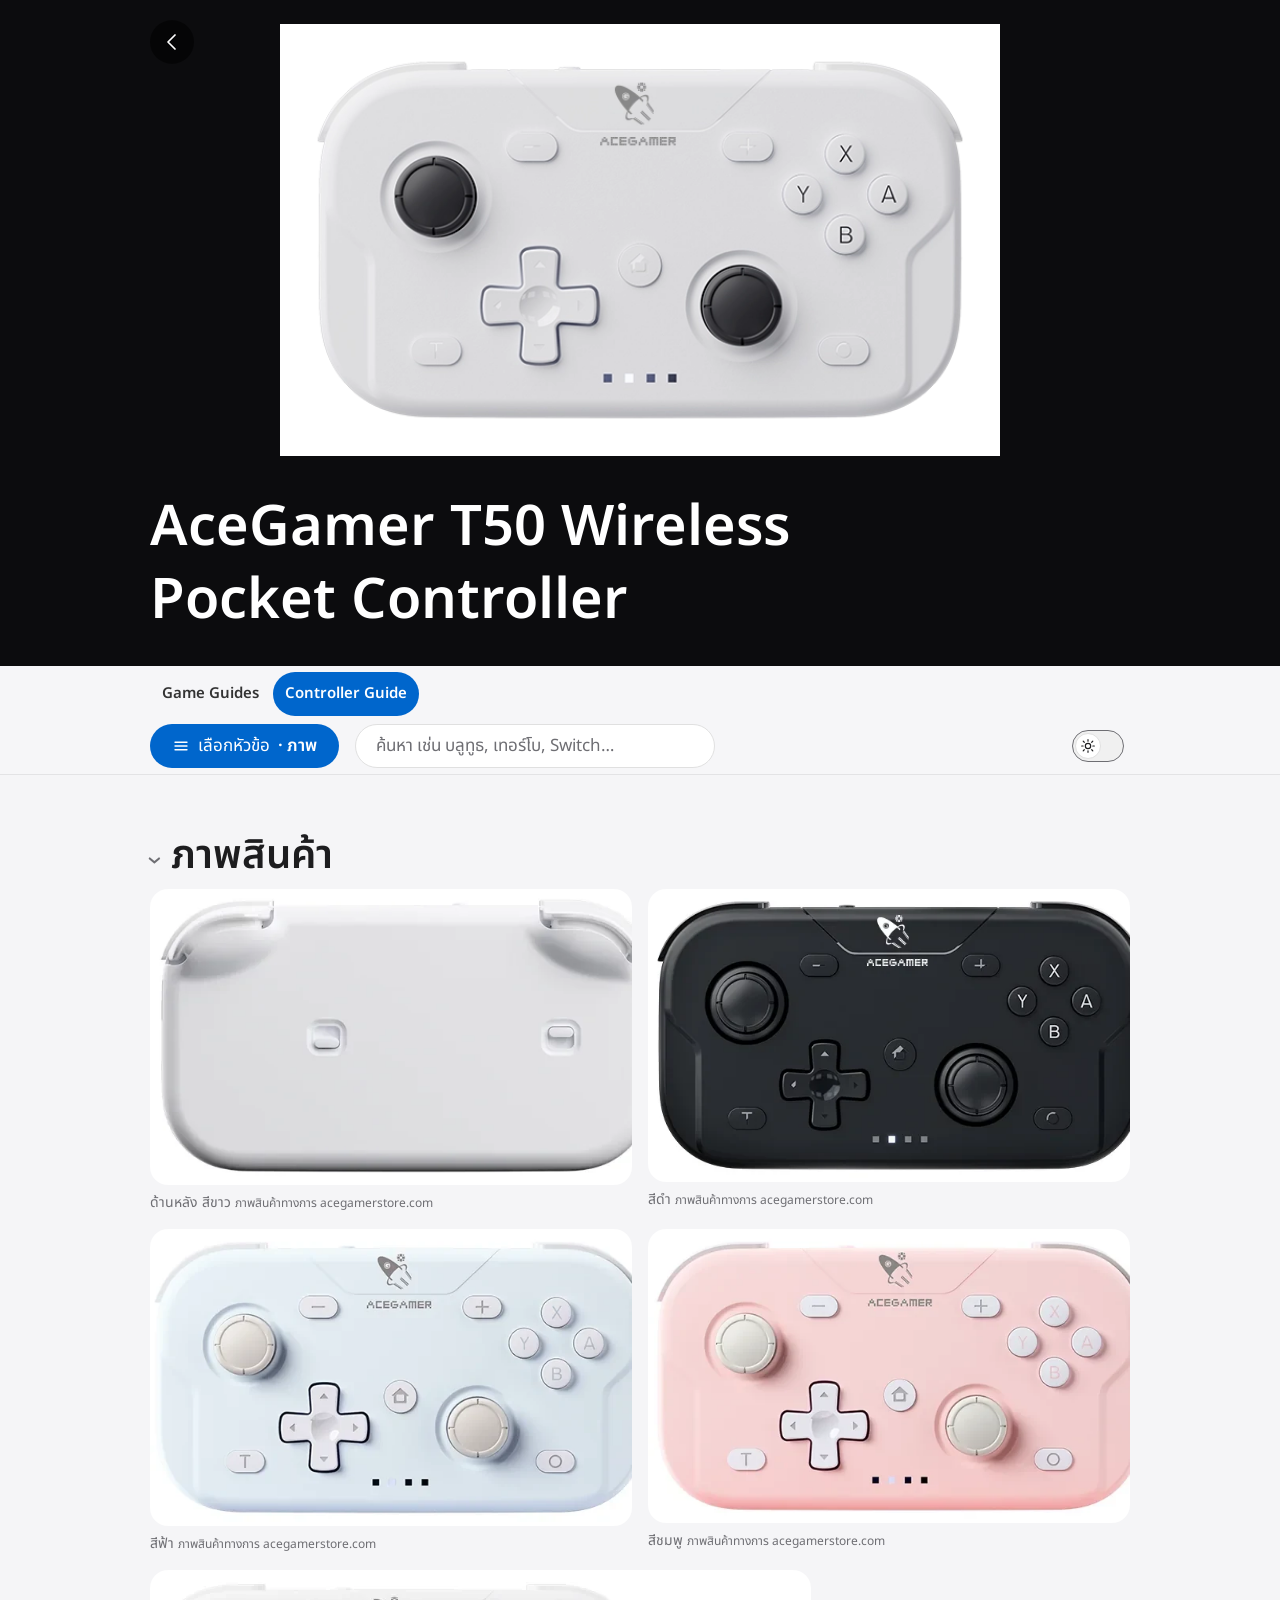
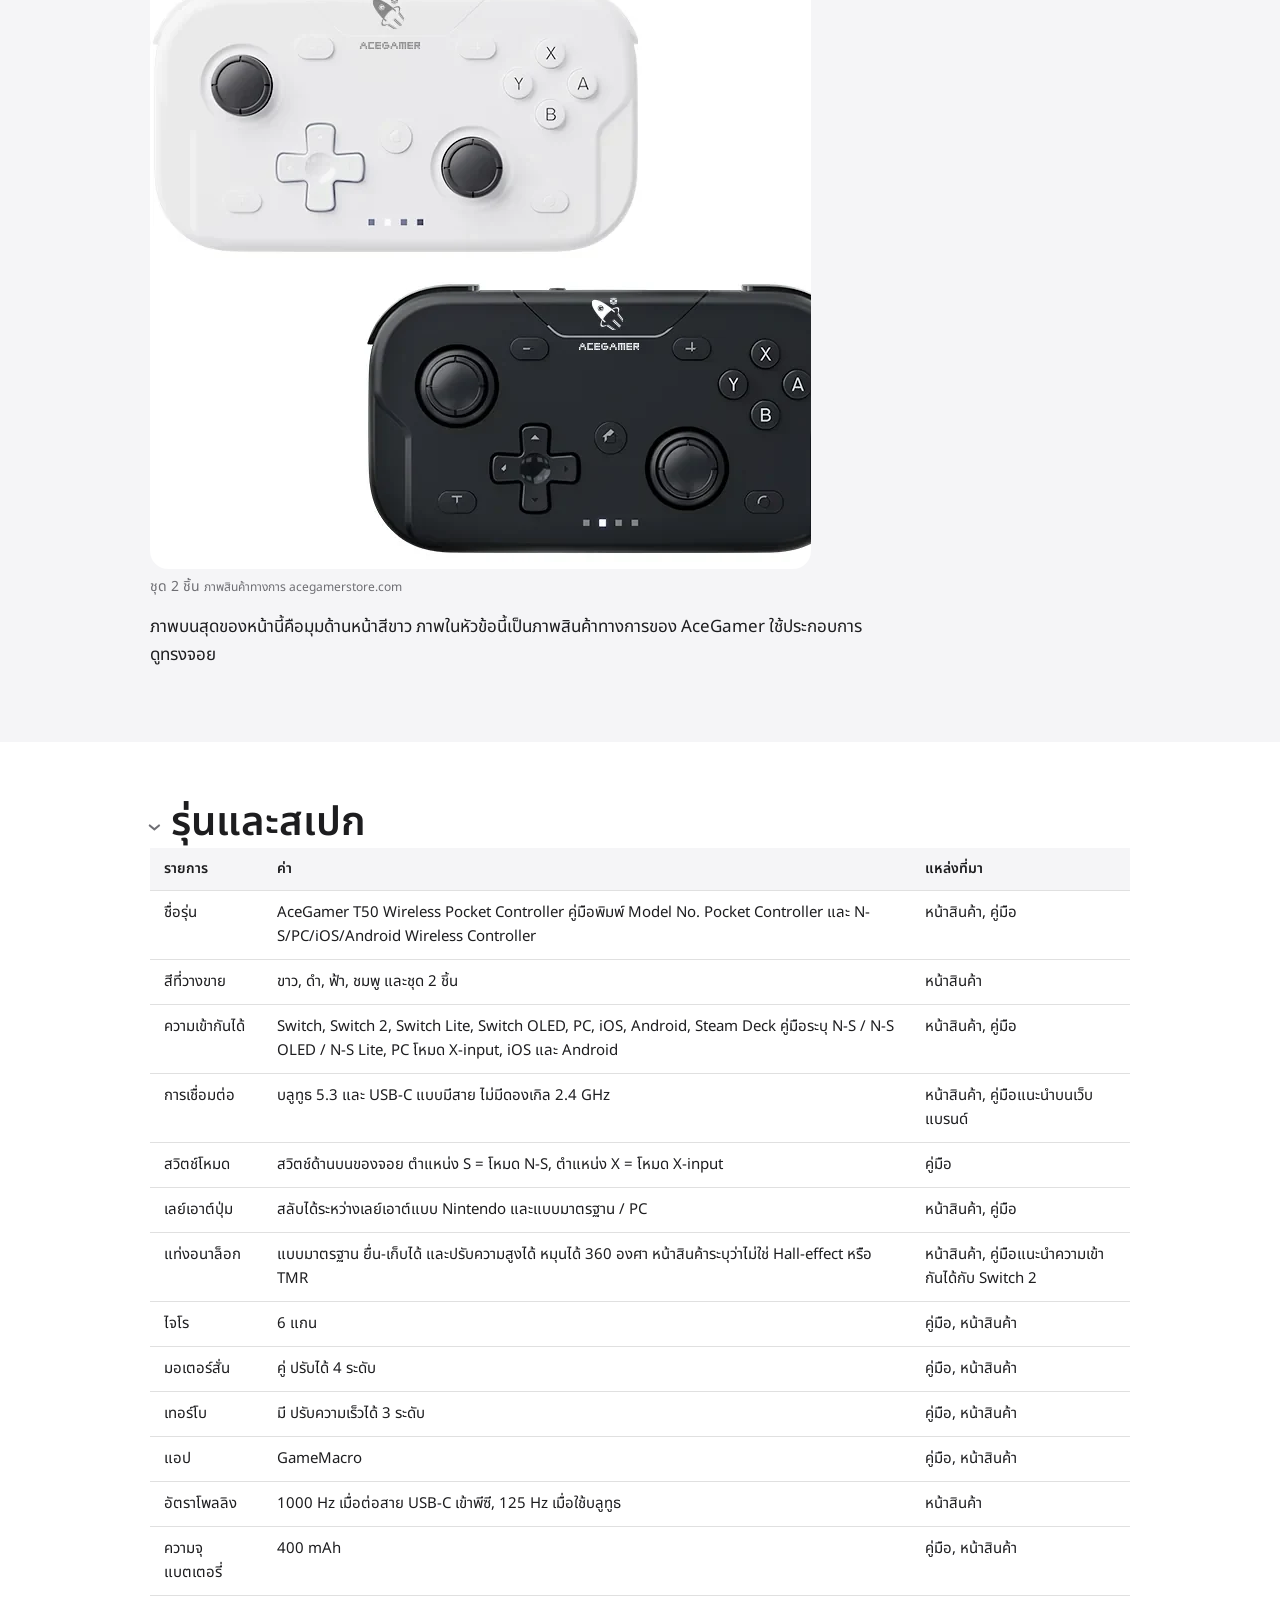
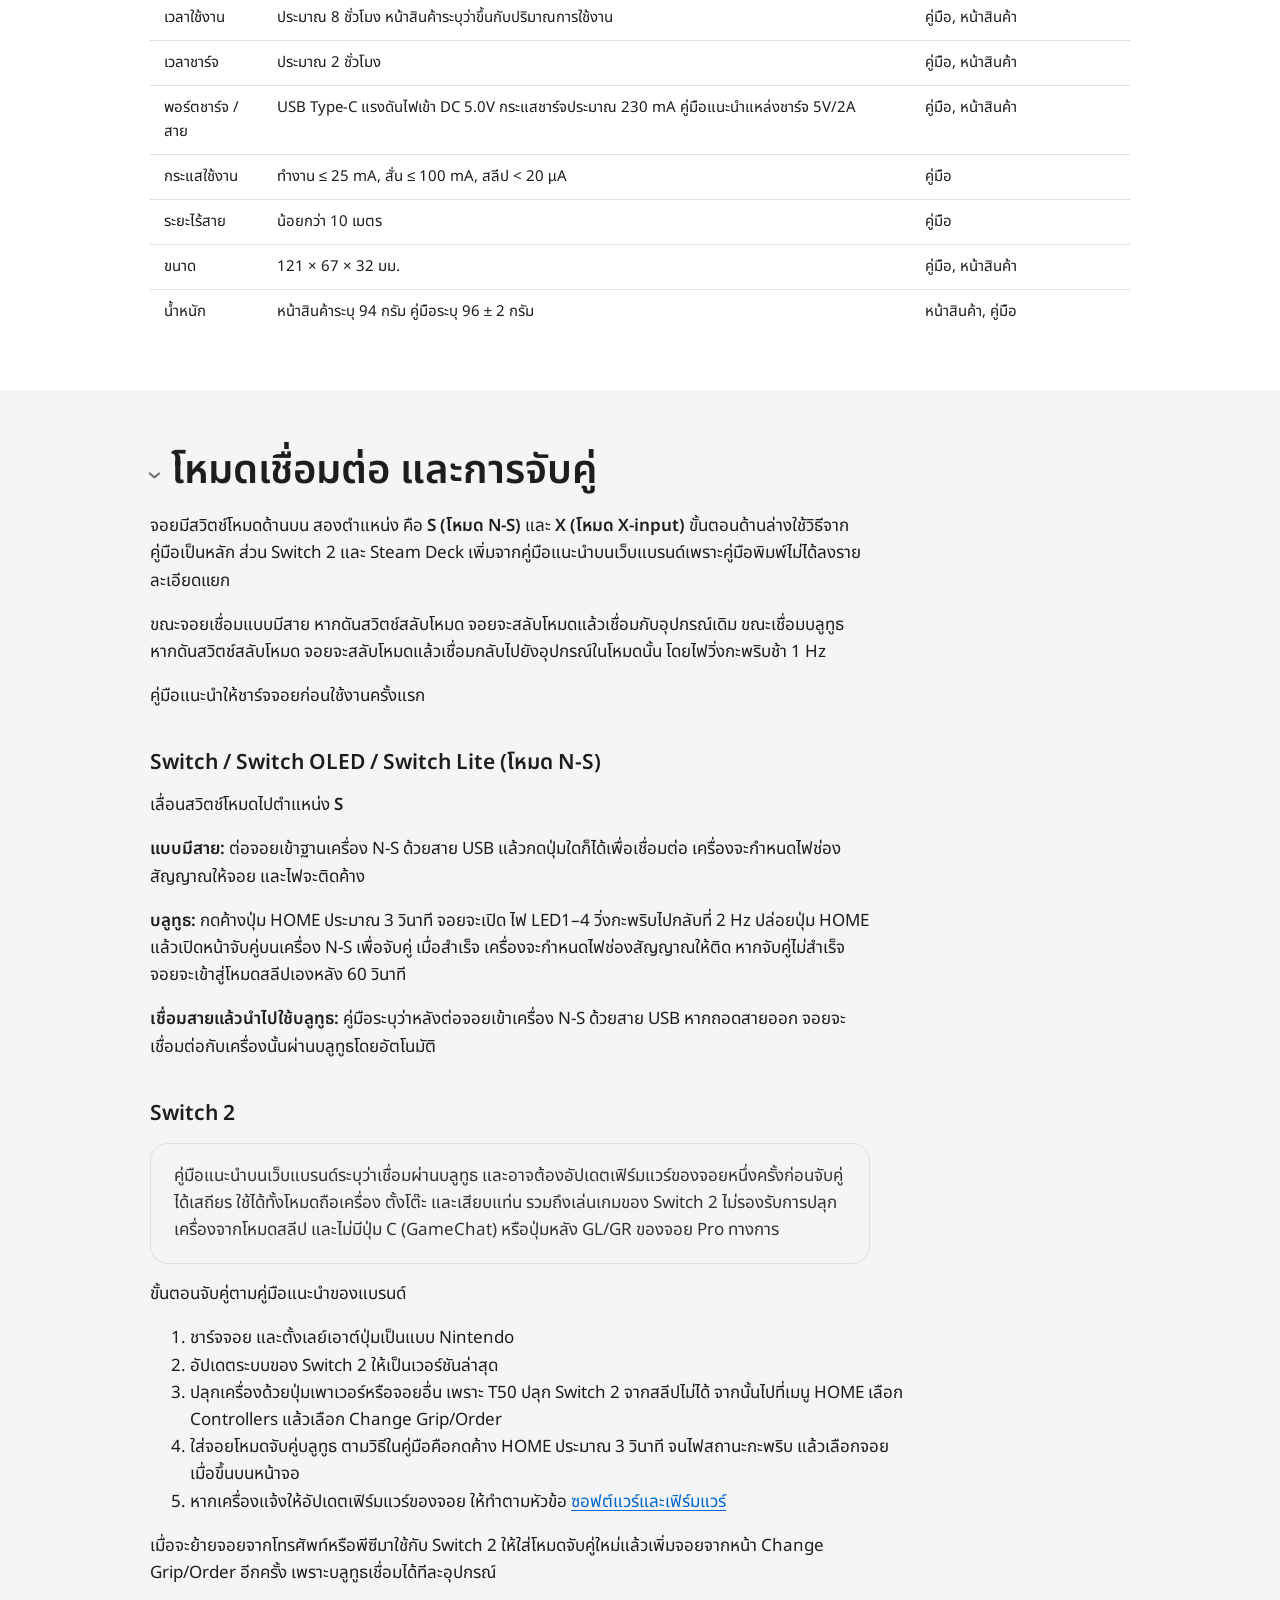
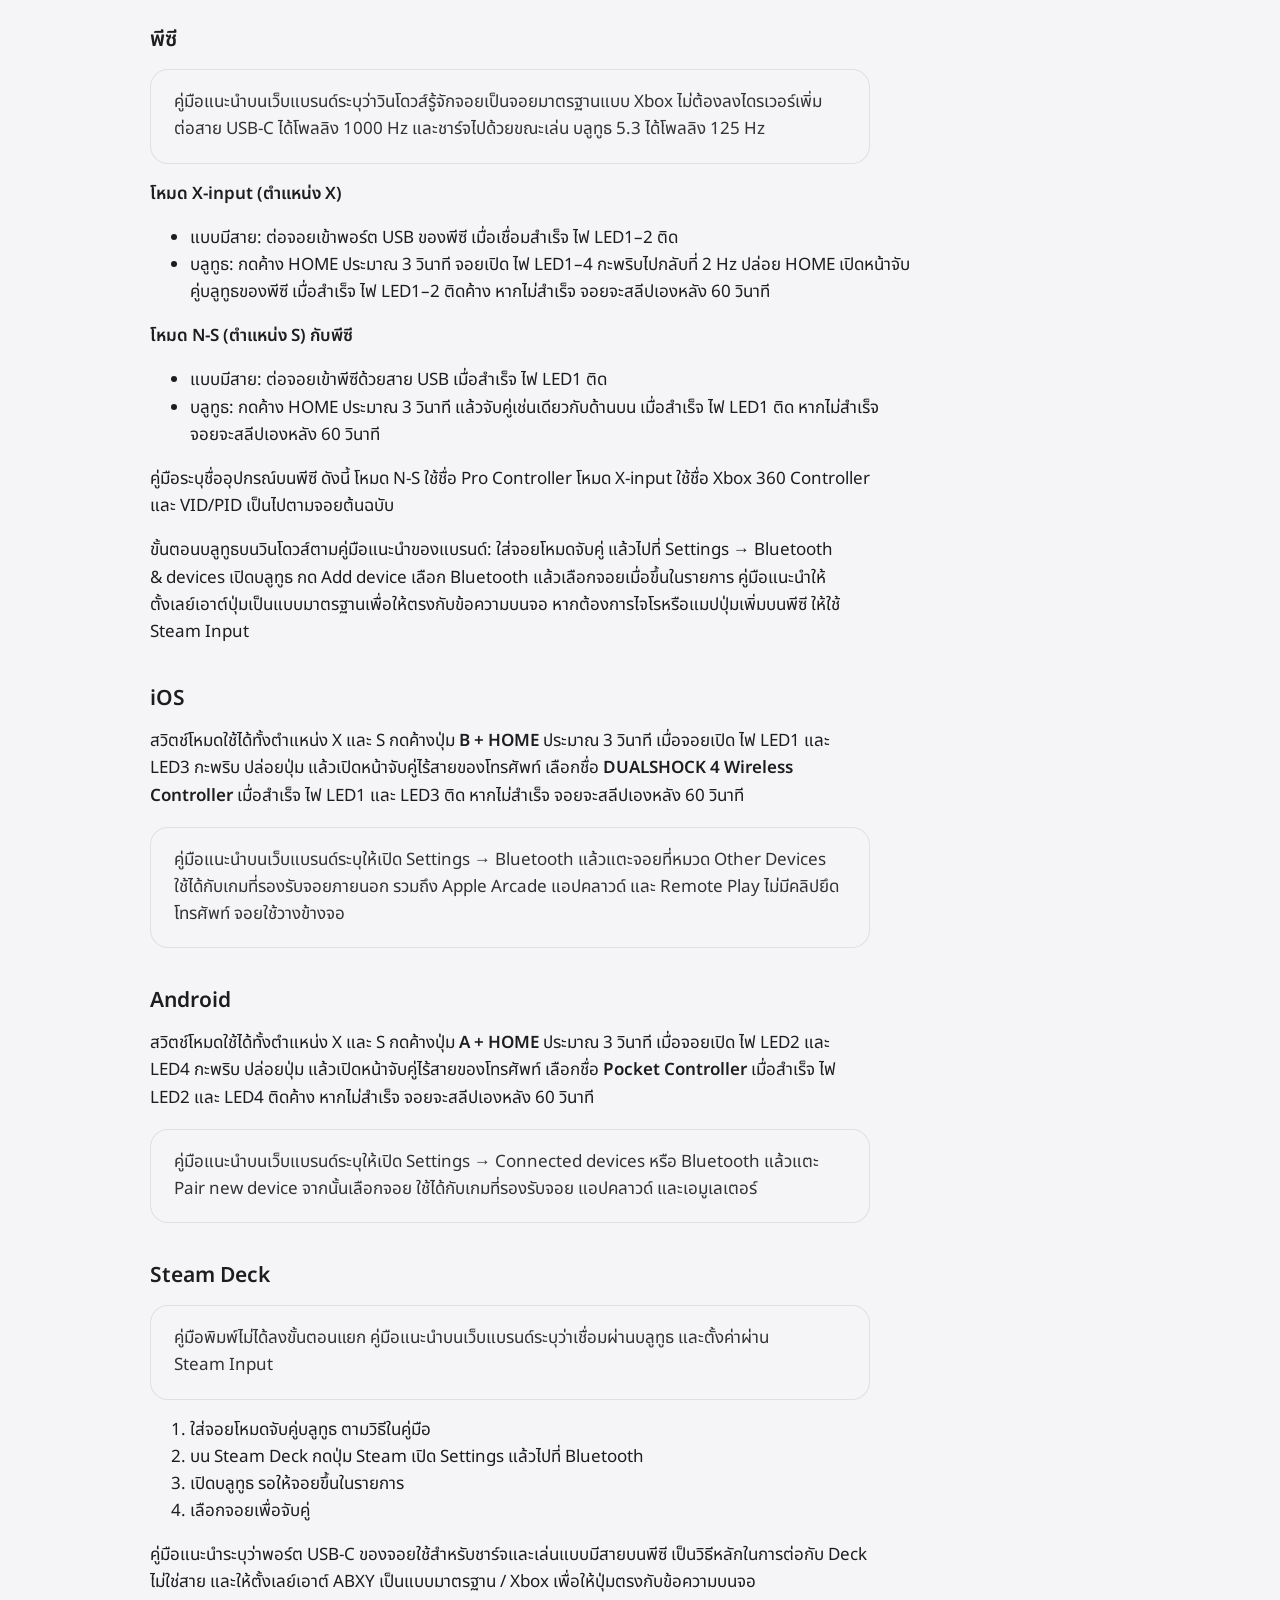
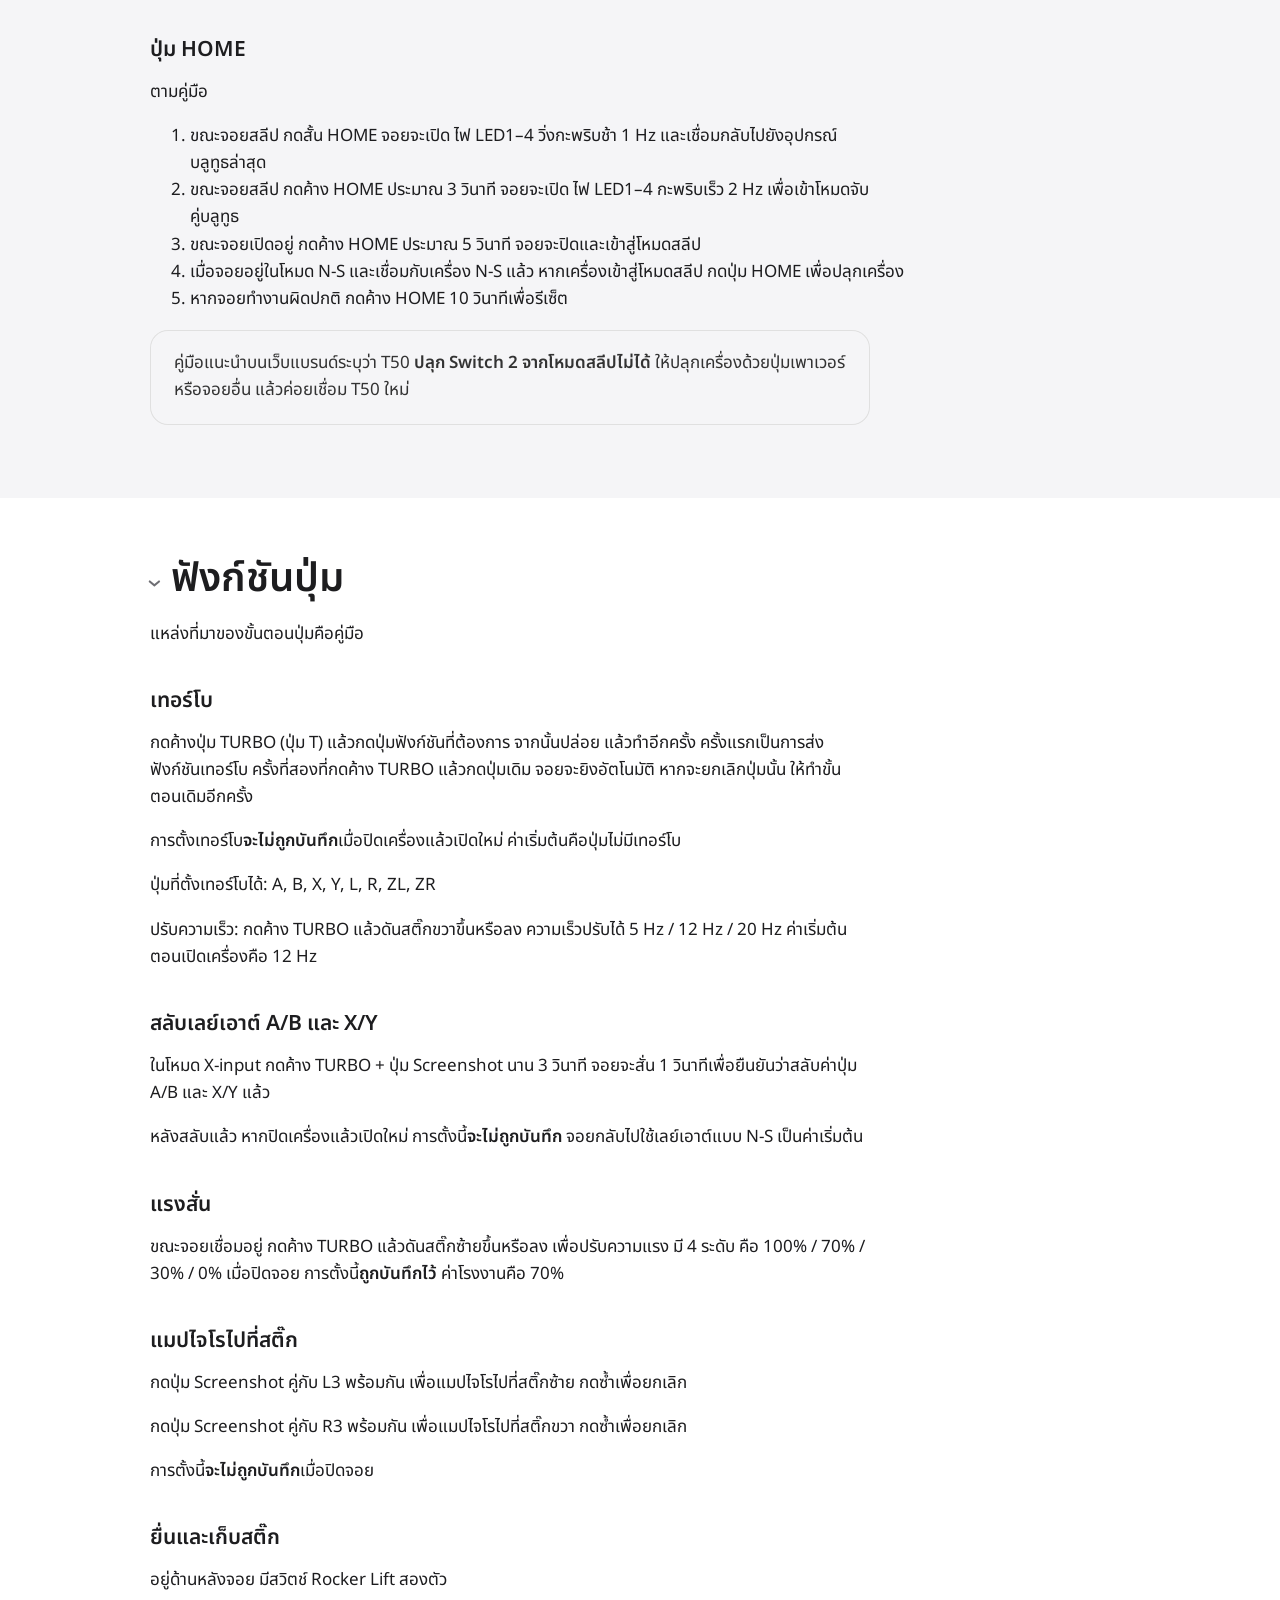
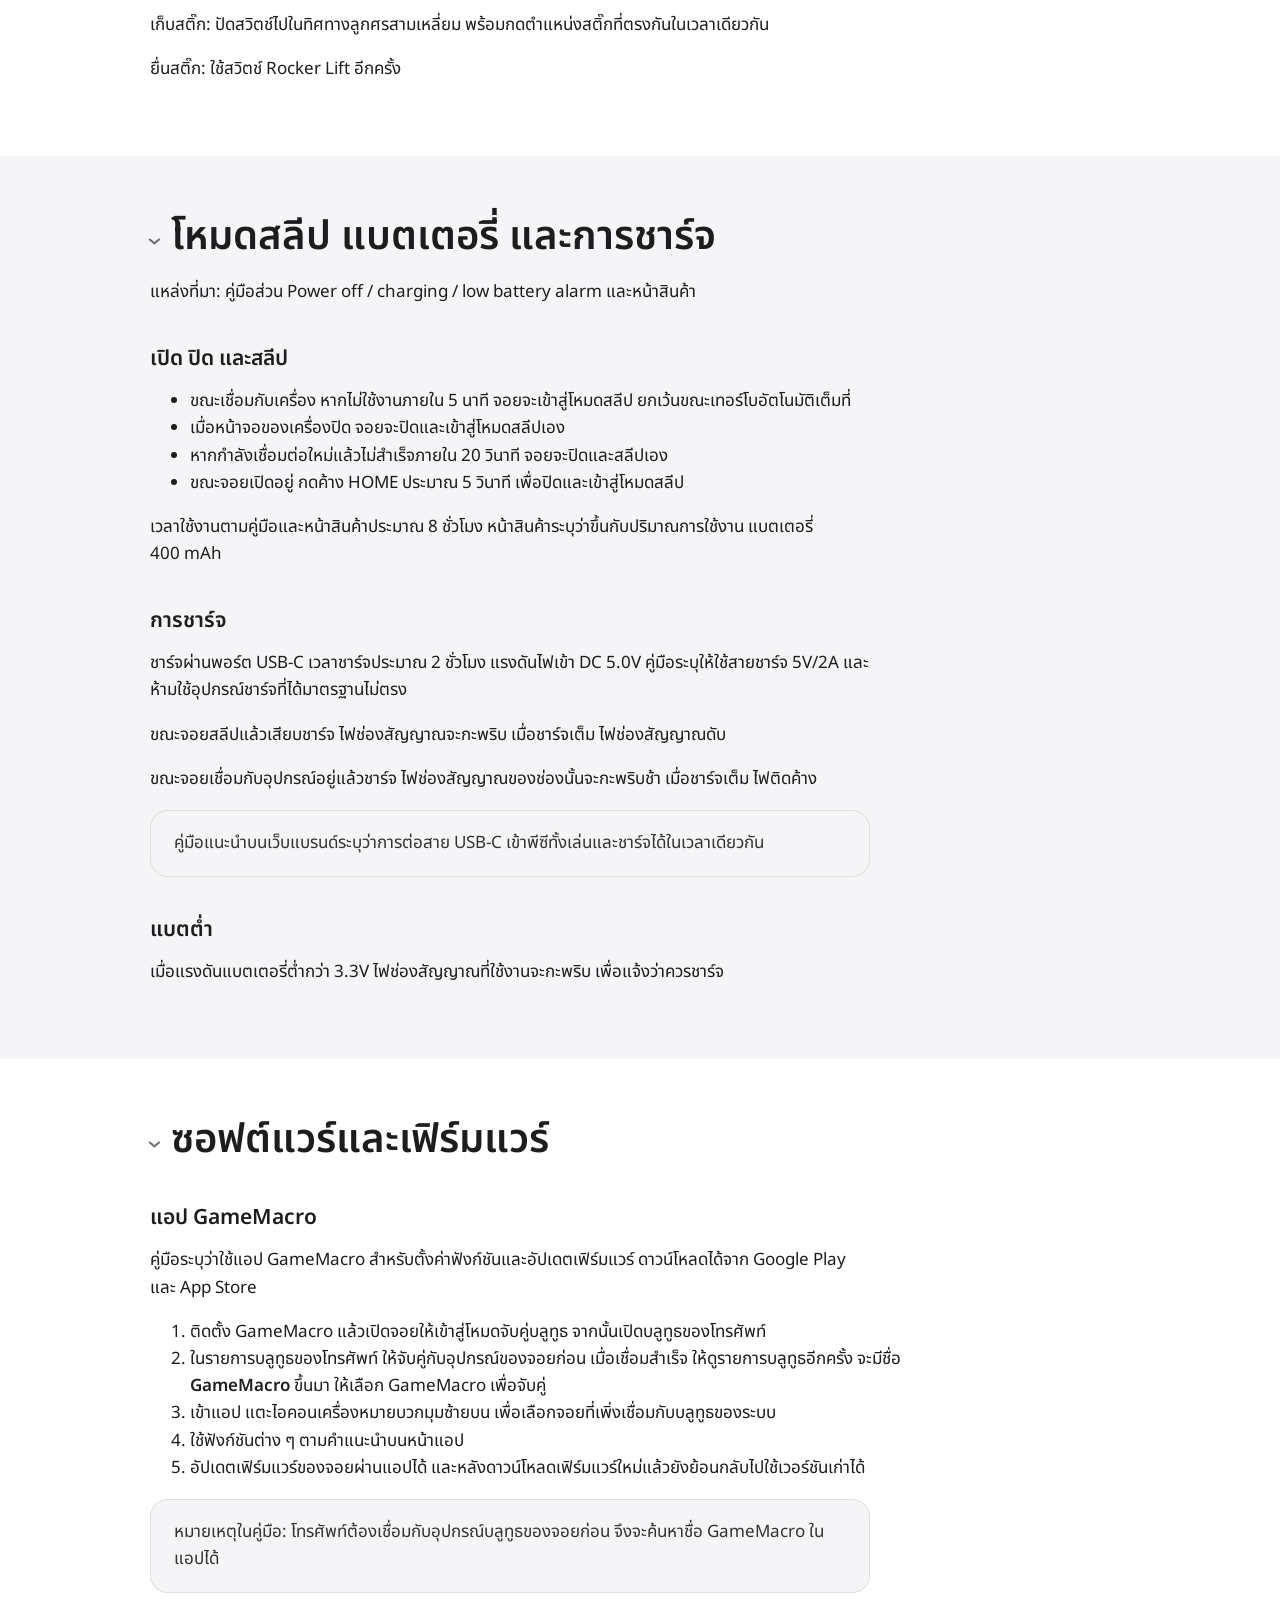
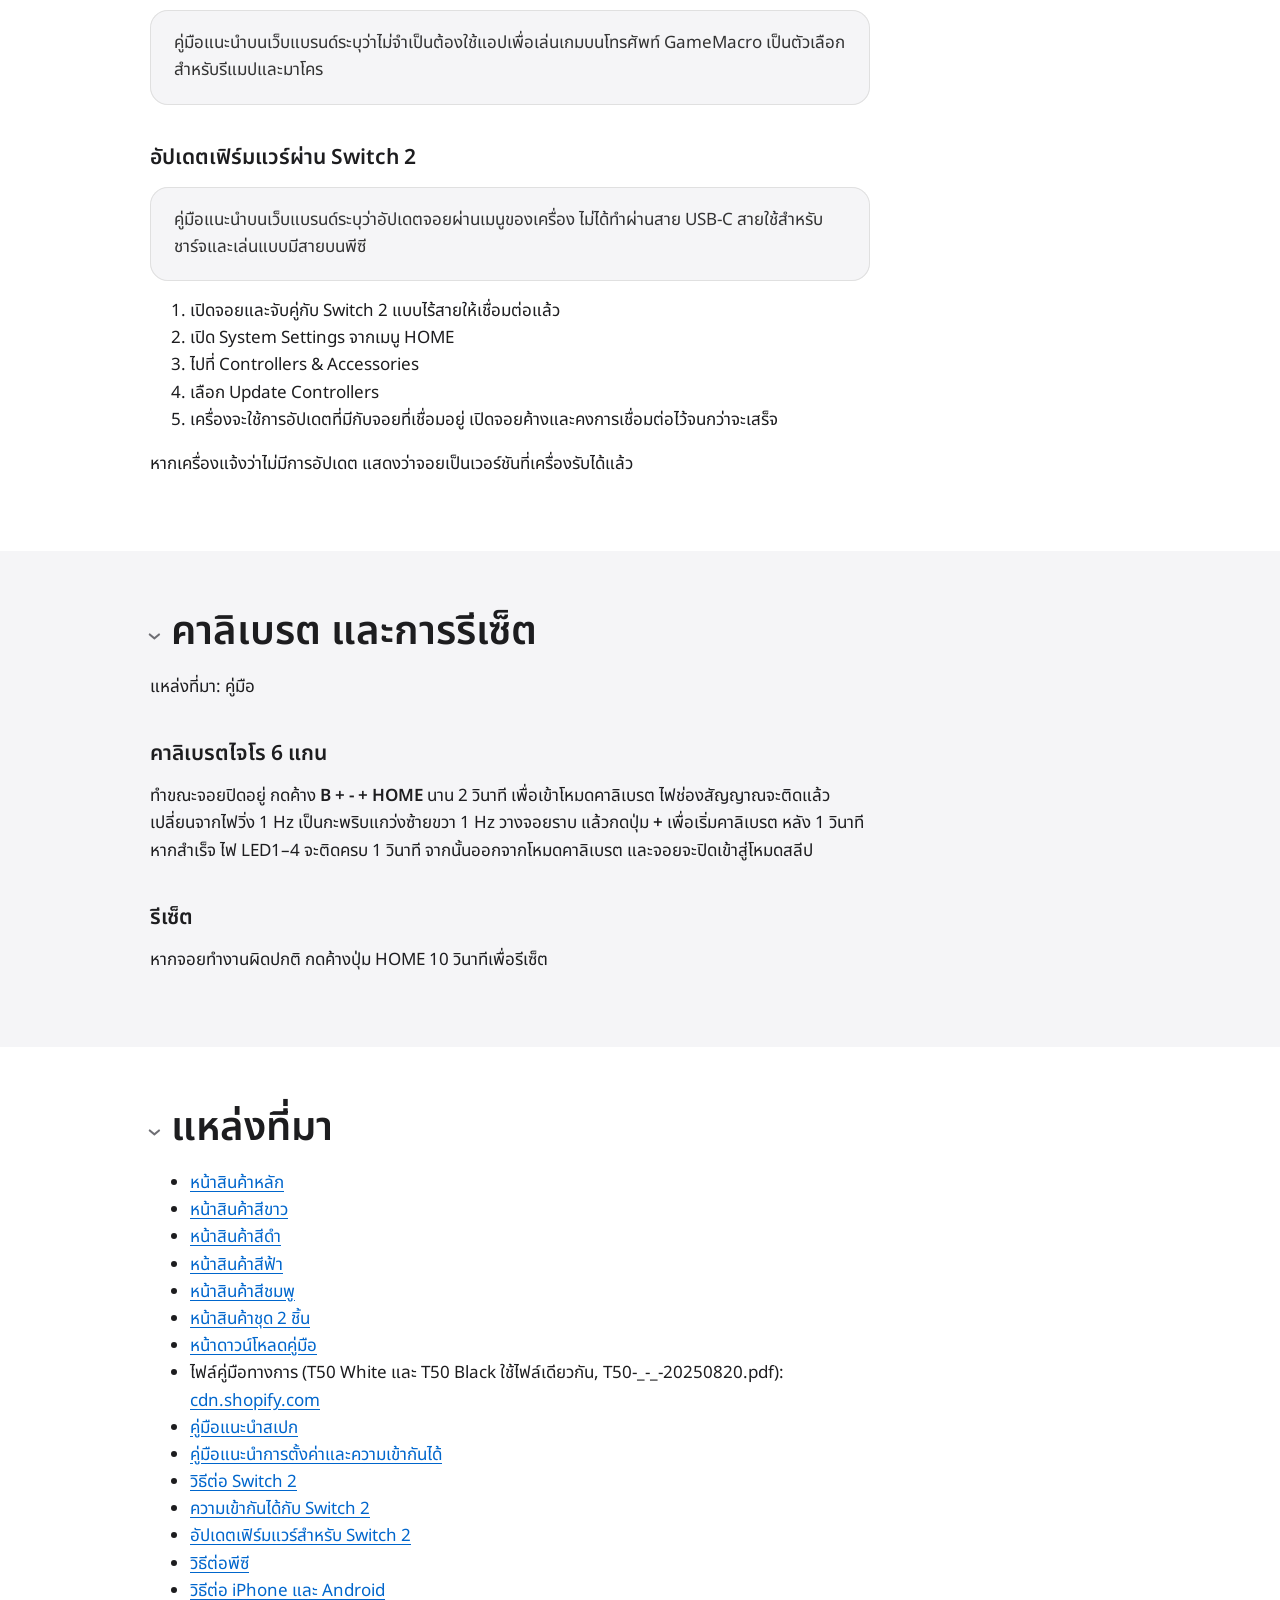
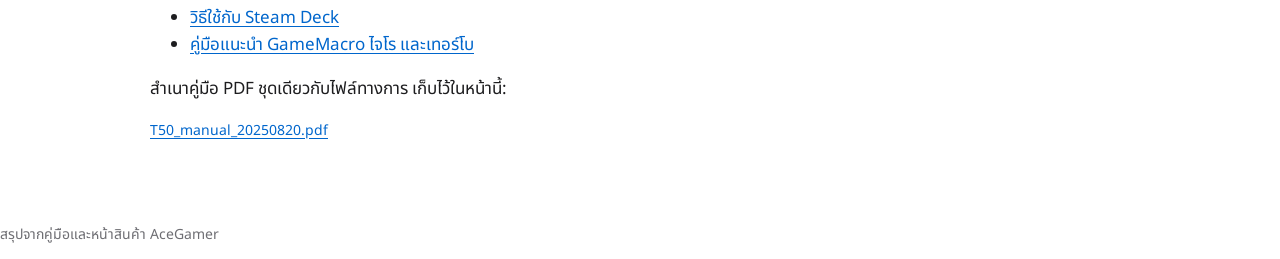
<file: controllers/t50/T50_Guide_TH.html>
<!doctype html><html lang="th"><head><meta charset="utf-8"><meta name="viewport" content="width=device-width,initial-scale=1"><meta name="theme-color" content="#f5f5f7" media="(prefers-color-scheme: light)"><meta name="theme-color" content="#000000" media="(prefers-color-scheme: dark)"><script>(function(){try{var t=localStorage.getItem("gg-theme");if(t!=="light"&&t!=="dark")return;document.documentElement.setAttribute("data-theme",t);var m=document.createElement("meta");m.id="gg-tc";m.name="theme-color";m.content=t==="dark"?"#000000":"#f5f5f7";document.head.appendChild(m)}catch(e){}})();</script><meta http-equiv="Content-Security-Policy" content="default-src 'self'; script-src 'self' 'sha256-wxrMCXuxXdX7F+DM3XKuAEX+iXGDzMGbfPqiImtFfOY=' 'sha256-mMxnU4YvM/QJ2OXG+KYbY+X3Mxh+7TWZA4ICZJkt+1s='; style-src 'self' 'unsafe-inline'; img-src 'self' data:; connect-src https://api.github.com; object-src 'none'; base-uri 'none'"><title>AceGamer T50 Wireless Pocket Controller</title><link rel="preload" href="../../template/fonts/noto-sans-thai.woff2" as="font" type="font/woff2" crossorigin><style>/* game-guides template – Apple-like brief. Thai: no negative letter-spacing, body line-height 1.6. Self-hosted Noto Sans Thai (template/fonts/, OFL). */
@font-face{font-family:"Noto Sans Thai";font-style:normal;font-weight:400 700;font-display:swap;src:url("../../template/fonts/noto-sans-thai.woff2") format("woff2");unicode-range:U+0000,U+000D,U+0020-007E,U+00A0-00A3,U+00A5,U+00A7-00AB,U+00AE-00B0,U+00B4,U+00B6-00B8,U+00BA-00BB,U+00BF-0107,U+010A-0113,U+0116-011B,U+011E-0123,U+0126-0127,U+012A-012B,U+012E-0131,U+0136-0137,U+0139-013E,U+0141-0148,U+014A-014D,U+0150-015B,U+015E-0161,U+0164-0165,U+016A-017E,U+0218-021B,U+0237,U+02BC,U+02C6-02C7,U+02C9,U+02D7-02DD,U+0300-0304,U+0306-0308,U+030A-030C,U+0312,U+0326-0328,U+0331,U+0E01-0E3A,U+0E3F-0E5B,U+1E80-1E85,U+1E9E,U+1EF2-1EF3,U+200B-200D,U+2010,U+2013-2014,U+2018-201A,U+201C-201E,U+2022,U+2026,U+2039-203A,U+20AC,U+2122,U+2212,U+25CC}
:root{--blue:#0066cc;--on-blue:#fff;--fill:#0066cc;--focus:#0071e3;--blue-dk:#2997ff;--ink:#1d1d1f;--ink80:#333;--ink48:#6e6e73;--hair:#e0e0e0;--soft:#f0f0f0;--canvas:#fff;--parch:#f5f5f7;--pearl:#fafafc;--tile:#272729;--tile2:#2a2a2c;--chip:#d2d2d7;--field:#fff;--bar:rgba(245,245,247,.84);--bar-line:rgba(0,0,0,.08);--danger:#b3261e;--ok:#1e8e3e;--sel:#b3d4f5;--sel-ink:#1d1d1f;--mark:#e8f1fc;--scrim:rgba(0,0,0,.4);--fill-muted:rgba(210,210,215,.64);--line:#8e8e93;--back:#b25000;--sans:"Noto Sans Thai",Sarabun,"Sukhumvit Set",Tahoma,sans-serif;--disp:"Noto Sans Thai",Sarabun,"Sukhumvit Set",Tahoma,sans-serif;color-scheme:light;accent-color:var(--fill)}
html[data-theme="light"]{color-scheme:light}
html[data-theme="dark"]{--blue:#9ecbff;--on-blue:#041018;--fill:#0a84ff;--focus:#9ecbff;--ink:#f5f5f7;--ink80:#e8e8ed;--ink48:#aeaeb2;--hair:#3a3a3c;--soft:#2c2c2e;--canvas:#000;--parch:#1c1c1e;--pearl:#2c2c2e;--tile:#1c1c1e;--tile2:#2c2c2e;--chip:#48484a;--field:#2c2c2e;--bar:rgba(28,28,30,.88);--bar-line:rgba(255,255,255,.12);--danger:#ff6961;--ok:#32d74b;--sel:#1a3d66;--sel-ink:#f5f5f7;--mark:#163456;--scrim:rgba(0,0,0,.62);--fill-muted:rgba(255,255,255,.16);--line:#aeaeb2;--back:#f59e0b;color-scheme:dark}
@media (prefers-color-scheme:dark){:root:not([data-theme="light"]){--blue:#9ecbff;--on-blue:#041018;--fill:#0a84ff;--focus:#9ecbff;--ink:#f5f5f7;--ink80:#e8e8ed;--ink48:#aeaeb2;--hair:#3a3a3c;--soft:#2c2c2e;--canvas:#000;--parch:#1c1c1e;--pearl:#2c2c2e;--tile:#1c1c1e;--tile2:#2c2c2e;--chip:#48484a;--field:#2c2c2e;--bar:rgba(28,28,30,.88);--bar-line:rgba(255,255,255,.12);--danger:#ff6961;--ok:#32d74b;--sel:#1a3d66;--sel-ink:#f5f5f7;--mark:#163456;--scrim:rgba(0,0,0,.62);--fill-muted:rgba(255,255,255,.16);--line:#aeaeb2;--back:#f59e0b;color-scheme:dark}}
*{box-sizing:border-box}
html{scroll-padding-top:var(--hh,72px);-webkit-text-size-adjust:100%;scrollbar-color:var(--chip) var(--canvas)}
body{margin:0;background:var(--canvas);color:var(--ink);font:400 17px/1.6 var(--sans);-webkit-font-smoothing:antialiased;caret-color:var(--blue)}
::selection{background:var(--sel);color:var(--sel-ink)}
a{color:var(--blue);text-underline-offset:3px}
a:hover{text-decoration:underline}
button,summary,label{cursor:pointer}
a,button,summary,label{touch-action:manipulation}
:focus-visible{outline:2px solid var(--focus);outline-offset:2px}
:is(p,li,dd){text-wrap:pretty}
b,strong{font-weight:600}
.top{position:relative;isolation:isolate;overflow:hidden;display:flex;flex-direction:column;justify-content:space-between;align-items:flex-start;gap:28px;min-height:300px;padding:20px max(24px,calc((100% - 980px)/2)) 36px;color:#fff;background-color:#141418;background-image:var(--cover,linear-gradient(#272729,#272729));background-size:cover;background-position:center}
.top::before{content:"";position:absolute;inset:0;z-index:1;pointer-events:none;background:linear-gradient(180deg,rgba(0,0,0,.58) 0%,rgba(0,0,0,.62) 20%,rgba(0,0,0,.84) 46%,rgba(0,0,0,.92) 100%)}
.top img{position:absolute;inset:0;z-index:0;width:100%;height:100%;object-fit:cover;object-position:center 42%}
.top[data-cover="pla"] img{object-position:center 62%}
.top[data-cover="totk"] img{object-position:center 38%}
.top[data-cover="ffx"] img,.top[data-cover="lastfaith"] img{object-position:center center}
.top[data-cover="megamanzero"] img{object-position:center 72%}
.topbar,.top .back,.top h1,.clr{position:relative;z-index:2}
.top h1{font:600 56px/1.3 var(--disp);margin:0;max-width:22em;color:#fff;text-wrap:balance}
header{position:sticky;top:0;z-index:5;display:flex;flex-wrap:wrap;align-items:center;gap:8px 16px;min-height:52px;padding:6px max(16px,calc((100% - 980px)/2));background:var(--bar);-webkit-backdrop-filter:saturate(180%) blur(20px);backdrop-filter:saturate(180%) blur(20px);border-bottom:1px solid var(--bar-line)}
header nav{flex:none}
.hd{display:flex;flex-wrap:wrap;align-items:center;gap:8px 16px;flex:1 1 260px}
#q{flex:1 1 220px;max-width:360px;height:44px;padding:0 20px;font:400 17px var(--sans);color:var(--ink);background:var(--field);border:1px solid var(--hair);border-radius:9999px}
#q::placeholder{color:var(--ink48)}
#prog{font:400 14px/1.29 var(--sans);color:var(--ink80);font-variant-numeric:tabular-nums}
#pbar{flex:1 1 100px;max-width:200px;height:4px;background:var(--chip);border-radius:9999px;overflow:hidden}
#pbar i{display:block;height:100%;width:0;background:var(--fill);transition:width .4s cubic-bezier(.16,1,.3,1)}
#pkb{font:400 17px var(--sans);color:var(--on-blue);background:var(--fill);border:0;border-radius:9999px;padding:0 22px;min-height:44px;cursor:pointer;display:inline-flex;gap:8px;align-items:center;transition:transform .15s}
#pkb svg{display:block;flex:none}
#pkb:active,.grid a:active{transform:scale(.95)}
.pkc{font-weight:600;max-width:9ch;overflow:hidden;text-overflow:ellipsis;white-space:nowrap}
.pkc:empty{display:none}
.pkw{position:relative}
.pk{position:absolute;top:calc(100% + 10px);left:0;z-index:20;width:min(640px,calc(100vw - 32px));max-height:min(58vh,640px);overflow:auto;background:var(--canvas);border:1px solid var(--hair);border-radius:18px;padding:16px 24px 24px}
.pk[hidden],#pkbg[hidden]{display:none}
.pkhd{display:flex;align-items:center;gap:12px;font:600 21px/1.19 var(--disp)}
.pkintro{margin-left:auto;font-size:14px;padding:8px;min-height:44px;display:inline-flex;align-items:center}
.pkx{width:44px;height:44px;border:0;border-radius:50%;background:var(--fill-muted);color:var(--ink);display:inline-flex;align-items:center;justify-content:center;cursor:pointer}
.pgh{font:600 14px/1.29 var(--sans);color:var(--ink48);margin:16px 0 8px}
.grid{display:grid;gap:8px}
.gm{grid-template-columns:repeat(5,minmax(0,1fr))}
.gj,.gr{grid-template-columns:repeat(4,minmax(0,1fr))}
.grid a{display:flex;flex-direction:column;justify-content:center;min-height:56px;padding:8px 10px;border:1px solid var(--hair);border-radius:18px;background:var(--canvas);color:var(--ink);text-decoration:none;line-height:1.25;transition:transform .15s}
.grid a b{font:600 17px var(--sans);color:var(--blue)}
.grid a span{font-size:13px;color:var(--ink48);overflow:hidden;display:-webkit-box;-webkit-line-clamp:2;-webkit-box-orient:vertical}
.gr a b{font-size:14px}
.gr a span{display:none}
.grid a[aria-current=true]{border:2px solid var(--focus);padding:7px 9px}
main{padding:0}
#intro{padding:48px max(24px,calc((100% - 980px)/2)) 56px}#intro:empty{display:none}
#intro p,main .w{max-width:68ch}
main>details :is(p,dd,:not(.ck)>li){max-width:72ch}
section>h2.h3{font:600 21px/1.19 var(--disp);margin:40px 0 12px}
#intro ul{padding-left:20px;columns:2 300px;column-gap:32px}
#intro li{margin:4px 0;break-inside:avoid}
.note{background:var(--parch);border:0;border-radius:18px;padding:20px 24px;color:var(--ink80);box-shadow:inset 0 0 0 1px var(--hair)}
main>details{margin:0;border:0;border-radius:0;background:var(--canvas);padding:56px max(24px,calc((100% - 980px)/2))}
main>details:nth-of-type(odd){background:var(--parch)}
main>details.ch{content-visibility:auto;contain-intrinsic-size:auto 1400px}
summary{cursor:pointer;display:flex;align-items:baseline;gap:12px;list-style:none;min-height:44px}
summary::-webkit-details-marker{display:none}
summary::before{content:"›";font:400 28px/1 var(--sans);color:var(--ink48);transition:transform .2s;display:inline-block}
details[open]>summary::before{transform:rotate(90deg)}
summary h2{font:600 40px/1.25 var(--disp);margin:0;text-wrap:balance}
.cnt{margin-left:auto;font:400 14px var(--sans);color:var(--ink48);white-space:nowrap;font-variant-numeric:tabular-nums}
.cnt.done{color:var(--blue);font-weight:600}
h3{font:600 21px/1.19 var(--disp);margin:40px 0 12px}
.sm{margin:12px 0}
.b{display:inline-block;background:var(--c);color:#1d1d1f;font:600 13px/1.6 var(--sans);border-radius:5px;padding:0 6px;margin-right:2px}
.mut,.lg,.src{color:var(--ink48)}
.src,.lg{font:400 14px/1.43 var(--sans)}
.lgk{display:flex;flex-wrap:wrap;gap:4px 16px;font:400 14px var(--sans);color:var(--ink80);margin:8px 0}
.lgk span::before{content:"";display:inline-block;width:14px;height:10px;border-radius:3px;margin-right:6px;vertical-align:-1px;border:2px solid var(--k)}
.lgk .dash::before{border-style:dashed}
.fhint{display:none;font-size:14px;color:var(--ink48);margin:4px 0}
.flow{position:relative;overflow-x:auto;background:var(--canvas);border:1px solid var(--hair);border-radius:18px;padding:8px}
main>details:nth-of-type(even) .flow{background:var(--pearl)}
.fl{display:block;font-family:var(--sans)}
.fl text{text-anchor:middle}
.nb{fill:var(--canvas)}
.nl{fill:var(--ink);font-size:13px;font-weight:700}
.nd{fill:var(--ink80);font-size:13px}
.ed{fill:none;stroke:var(--line);stroke-width:1.5}
.bk{stroke-dasharray:5 4;stroke:var(--back)}
#ah path{fill:var(--line)}
.ck{list-style:none;padding:0;margin:0}
.ck li{border-bottom:1px solid var(--hair);padding:6px 0 12px}
.ck label{cursor:pointer;display:inline-flex;gap:10px;align-items:baseline;min-height:44px;padding:6px 0;margin-bottom:-6px}
.ck input{width:20px;height:20px;flex:none;transform:translateY(4px)}
.ck .w{color:var(--ink80);font-size:15px;line-height:1.6;margin-left:30px;overflow-wrap:anywhere}
.en{color:var(--ink48);font-size:14px;margin-left:30px;font-style:italic}
.ck li:has(input:checked) .w{text-decoration:line-through;opacity:.5}
.ck input:checked+*{opacity:.5}
.src{overflow-wrap:anywhere}
.tw{overflow-x:auto}
table{border-collapse:collapse;width:100%;font:400 15px/1.6 var(--sans)}
th,td{border-bottom:1px solid var(--hair);padding:10px 14px;text-align:left;vertical-align:top}
th{background:var(--parch);color:var(--ink);font-weight:600;font-size:14px}
tr:last-child td{border-bottom:0}
.hide{display:none}
#empty{display:none;padding:48px 24px;text-align:center;color:var(--ink48)}
@media (min-width:641px){.fl{max-width:100%;height:auto}
}
@media (max-width:1068px){.top h1{font-size:40px;line-height:1.3}
}
@media (max-width:640px){.top{min-height:232px;padding:16px 20px 28px}
.top h1{font-size:34px}
main>details{padding:40px 20px}
#intro{padding:32px 20px 40px}
summary h2{font-size:28px;line-height:1.3}
h3,section>h2.h3{font-size:21px;margin-top:32px}
header{-webkit-backdrop-filter:none;backdrop-filter:none;background:var(--parch);padding:6px 12px}
header{gap:6px 8px}
.hd{flex:1 1 100%;min-width:0;gap:2px 8px;order:3}
header:not(.hbar)>nav{order:1}
.tools{order:2}
#q{max-width:none;min-width:0;flex-basis:100%}
#prog{font-size:13px;line-height:1.4;padding-left:20px}
#pkb{padding:0 16px}
#pbar{display:none}
.fhint{display:block}
#pkbg{position:fixed;inset:0;background:var(--scrim);z-index:19}
.pk{position:fixed;left:0;right:0;bottom:0;top:auto;width:auto;max-height:82vh;border-radius:18px 18px 0 0;border:0;padding:10px 16px calc(20px + env(safe-area-inset-bottom))}
.pk::before{content:"";display:block;width:36px;height:5px;border-radius:9999px;background:var(--chip);margin:0 auto 8px}
.gr{grid-template-columns:repeat(3,minmax(0,1fr))}
.grid a span{display:none}
.grid a{align-items:center;min-height:48px}
}
@media (max-width:419px){.top h1{font-size:28px}
}
@media (prefers-reduced-motion:reduce){#pbar i,#pkb,.grid a,summary::before,.top .back,.home .cards a{transition:none}
#pkb:active,.grid a:active,.top .back:active,.home .cards a:active{transform:none}
}
.fl .nl,.fl .nd{font-family:var(--sans)}
.fl text{dominant-baseline:auto}
figure.map{margin:24px 0}figure.map img{display:block;max-width:100%;height:auto;border-radius:18px;background:var(--soft)}figure.map figcaption{font:400 14px/1.43 var(--sans);color:var(--ink48);margin-top:8px}figure.map .cr{font-size:12px}

.top .back{display:inline-flex;align-items:center;justify-content:center;width:44px;height:44px;margin:0;color:#fff;background:rgba(0,0,0,.55);border-radius:50%;text-decoration:none;transition:background .15s,transform .15s}.top .back:hover{background:rgba(0,0,0,.72);text-decoration:none}.top .back:active{transform:scale(.92);background:rgba(0,0,0,.8)}.top .back:focus-visible{outline:2px solid #fff;outline-offset:3px}
.capd summary{cursor:pointer;min-height:44px;line-height:1.43;padding:12px 0}

.sya button{font:400 17px var(--sans);min-height:44px;padding:0 22px;border-radius:9999px;border:0;cursor:pointer;background:var(--fill);color:var(--on-blue)}
.sya .sy2{background:var(--soft);color:var(--ink)}
#sys{margin:12px 0 0}#sys:empty{display:none}#sys.err{color:var(--danger)}
#syd{width:min(560px,calc(100vw - 24px));max-height:calc(100dvh - 24px);border:0;border-radius:18px;padding:24px;background:var(--canvas);color:var(--ink);font-family:var(--sans)}
#syd::backdrop{background:var(--scrim)}
#syd h2{font:600 21px/1.3 var(--disp);margin:0 0 8px}#syd ol{padding-left:20px;margin:8px 0}#syd li{margin:4px 0}
#syd code{background:var(--parch);border-radius:6px;padding:0 4px}
#syd label{display:block;font:600 14px var(--sans);margin:12px 0 4px}
#syd input{width:100%;min-height:44px;font:400 16px var(--sans);padding:0 12px;border:1px solid var(--chip);border-radius:12px;background:var(--pearl);color:var(--ink)}
#syd :focus-visible{outline:2px solid var(--focus);outline-offset:2px}
.sye{color:var(--danger);font:400 14px var(--sans);margin:8px 0 0;min-height:1em}
.sya{display:flex;flex-wrap:wrap;gap:8px;margin-top:16px}
.tools{display:flex;align-items:center;margin-left:auto;flex:none}
#syb{position:relative;flex:none;margin-left:0;width:44px;height:44px;display:inline-flex;align-items:center;justify-content:center;border:0;border-radius:50%;background:transparent;color:var(--ink);cursor:pointer}#syb:hover{background:var(--soft)}#syb:focus-visible{outline:2px solid var(--focus);outline-offset:2px}
#syd0{position:absolute;top:9px;right:8px;width:9px;height:9px;border-radius:50%;border:2px solid var(--parch);display:none}#syb[data-s] #syd0{display:block}#syb[data-s=ok] #syd0{background:var(--ok)}#syb[data-s=busy] #syd0{background:var(--chip)}#syb[data-s=off] #syd0{background:var(--ink48)}#syb[data-s=err] #syd0{background:var(--danger)}
@media (max-width:640px){#pkb{padding:0 12px;gap:6px}header{gap:6px 4px}}

.skip{position:fixed;inset-inline-start:16px;top:12px;z-index:30;min-height:44px;padding:0 18px;display:inline-flex;align-items:center;background:var(--fill);color:var(--on-blue);border-radius:9999px;text-decoration:none;transform:translateY(-120px)}
.skip:focus{transform:none}

/* Per-game color fields sit behind the key art and remain if the image is missing. */
.cv-bayonetta3,[data-cover="bayonetta3"]{--cover:linear-gradient(148deg,#7a2344 0%,#1a0c12 72%)}
.cv-ffx,[data-cover="ffx"]{--cover:linear-gradient(168deg,#24508f 0%,#10243f 100%)}
.cv-megamanzero,[data-cover="megamanzero"]{--cover:linear-gradient(135deg,#d24b3a 0%,#2a221c 100%)}
.cv-pla,[data-cover="pla"]{--cover:linear-gradient(165deg,#f3f0e4 0%,#6d907a 100%)}
.cv-lastfaith,[data-cover="lastfaith"]{--cover:linear-gradient(160deg,#5c4638 0%,#1a1410 100%)}
.cv-totk,[data-cover="totk"]{--cover:linear-gradient(180deg,#d5e3c4 0%,#3f5a3a 50%,#1c2430 100%)}
.cv-wgp18,[data-cover="wgp18"]{--cover:linear-gradient(165deg,#2c2c30 0%,#0c0c0e 100%)}
.cv-nj12,[data-cover="nj12"]{--cover:linear-gradient(165deg,#3a2458 0%,#100814 100%)}
.cv-t50,[data-cover="t50"]{--cover:linear-gradient(165deg,#f4f6f8 0%,#c5ced6 100%)}

.home{max-width:1120px;margin:0 auto;padding:32px 24px 80px}
.home h1{font:600 40px/1.25 var(--disp);margin:0 0 8px;text-wrap:balance}
.home .lead{margin:0 0 28px;color:var(--ink80);max-width:40em}
.home .find{display:block;width:100%;height:44px;margin:0 0 20px;padding:0 20px;font:400 17px var(--sans);color:var(--ink);background:var(--field);border:1px solid var(--hair);border-radius:9999px}
.home .find::placeholder{color:var(--ink48)}
.home .cards{display:grid;gap:16px;grid-template-columns:1fr}
.home .cards a{display:flex;flex-direction:column;min-height:44px;padding:0;overflow:hidden;border:1px solid var(--hair);border-radius:18px;background:var(--parch);color:var(--ink);text-decoration:none;transition:border-color .2s,transform .2s}
.home .cards a:hover{border-color:var(--focus);text-decoration:none}
.home .cards a:active{transform:scale(.985)}
.home .cards a[hidden],.home #none[hidden]{display:none}
.home .cv{position:relative;display:block;aspect-ratio:16/9;overflow:hidden;background-color:#272729;background-image:var(--cover);background-position:center;background-size:cover}
.home .cv img{position:absolute;inset:0;width:100%;height:100%;object-fit:cover;display:block}
.home .cb{display:flex;flex-direction:column;align-items:flex-start;gap:4px;padding:16px 18px 18px}
.home .cards b{display:block;font:600 21px/1.35 var(--disp);color:var(--blue);text-wrap:balance}
.home .sub{color:var(--ink80);font-size:15px;line-height:1.6}
.home .pf{display:flex;flex-wrap:wrap;align-items:center;gap:8px;margin-top:8px;color:var(--ink80)}
.home .pf svg{display:block;fill:currentColor}
.home #none{margin:8px 0 0;color:var(--ink48)}
@media (min-width:720px){.home .cards{grid-template-columns:1fr 1fr}}
@media (min-width:1080px){.home .cards{grid-template-columns:1fr 1fr 1fr}}
@media (max-width:640px){.home{padding:24px 20px 56px}.home h1{font-size:28px;line-height:1.3}}
@media (prefers-reduced-motion:reduce){.top .back,.home .cards a,#pbar i,#pkb,.grid a,summary::before{transition:none}.top .back:active,.home .cards a:active,#pkb:active,.grid a:active{transform:none}}

/* Theme switch: 64×44 hit area, 52×32 pill track, knob slides on transform only. */
.sr{position:absolute;width:1px;height:1px;padding:0;margin:-1px;overflow:hidden;clip:rect(0,0,0,0);clip-path:inset(50%);white-space:nowrap;border:0}
.hbar{position:sticky;top:0;z-index:5;display:flex;justify-content:space-between;align-items:center;gap:8px;min-height:52px;padding:6px max(20px,calc((100% - 1120px)/2 + 24px));background:var(--bar);-webkit-backdrop-filter:saturate(180%) blur(20px);backdrop-filter:saturate(180%) blur(20px);border-bottom:1px solid var(--bar-line)}
.sitenav{display:flex;align-items:center;gap:2px;min-width:0;overflow-x:auto;scrollbar-width:none}
.sitenav::-webkit-scrollbar{display:none}
.sitenav a{flex:none;display:inline-flex;align-items:center;min-height:44px;padding:0 12px;border-radius:9999px;color:var(--ink80);text-decoration:none;font:600 15px/1.2 var(--sans)}
.sitenav a:hover{color:var(--ink);text-decoration:none}
.sitenav a[aria-current]{background:var(--fill);color:var(--on-blue)}
header:not(.hbar) .sitenav{flex:1 1 100%;order:0}
.thm{position:relative;flex:none;width:64px;height:44px;margin:0;padding:0;border:0;border-radius:9999px;background:transparent;color:var(--ink);display:inline-flex;align-items:center;justify-content:center;cursor:pointer}
.thm:hover .thm-track{border-color:var(--ink)}
.thm:focus-visible{outline:2px solid var(--focus);outline-offset:2px}
.thm-track{width:52px;height:32px;border-radius:9999px;background:var(--soft);border:1px solid var(--ink48);position:relative}
.thm-knob{position:absolute;top:2px;left:2px;width:26px;height:26px;border-radius:50%;background:#fff;color:#1d1d1f;border:1px solid var(--hair);display:flex;align-items:center;justify-content:center}
.thm .moon{display:none}
html.thm-ready .thm-knob{transition:transform .2s cubic-bezier(.16,1,.3,1)}
html.thm-ready .thm-track{transition:background .2s,border-color .2s}
html[data-theme="dark"] .thm-track{background:var(--fill);border-color:transparent}
html[data-theme="dark"] .thm-knob{transform:translateX(20px);border-color:transparent}
html[data-theme="dark"] .thm .sun{display:none}
html[data-theme="dark"] .thm .moon{display:block}
@media (prefers-color-scheme:dark){
 html:not([data-theme="light"]) .thm-track{background:var(--fill);border-color:transparent}
 html:not([data-theme="light"]) .thm-knob{transform:translateX(20px);border-color:transparent}
 html:not([data-theme="light"]) .thm .sun{display:none}
 html:not([data-theme="light"]) .thm .moon{display:block}
}
@media (max-width:640px){.hbar{-webkit-backdrop-filter:none;backdrop-filter:none;background:var(--parch)}}
@media (forced-colors:active){
 .thm-track{border-color:ButtonText}
 .thm-knob{background:ButtonFace;color:ButtonText}
 html[data-theme="dark"] .thm-track{background:Highlight;border-color:Highlight}
}
@media (prefers-reduced-motion:reduce){html.thm-ready .thm-knob,html.thm-ready .thm-track,.clr{transition:none}}

.topbar{display:flex;flex-wrap:wrap;align-items:center;gap:8px 12px;width:100%}
.clr{display:inline-flex;align-items:center;gap:8px;min-height:44px;margin-inline-start:auto;padding:0 16px;border-radius:9999px;border:1px solid rgba(255,255,255,.55);background:rgba(0,0,0,.72);color:#fff;font:600 15px/1 var(--sans);cursor:pointer;transition:background .15s,color .15s}
.clr svg{display:block;flex:none}
.clr:hover{background:rgba(0,0,0,.84)}
.clr[aria-pressed="true"]{background:#fff;color:#1d1d1f;border-color:transparent}
.clr[aria-pressed="true"]:hover{background:#fff}
.clr:focus-visible{outline:2px solid #fff;outline-offset:3px}
.home .bdg{position:absolute;z-index:1;top:12px;inset-inline-start:12px;display:inline-flex;align-items:center;min-height:28px;padding:0 10px;border-radius:9999px;border:1px solid rgba(0,0,0,.2);background:#fff;color:#1d1d1f;font:600 14px/1 var(--sans);white-space:nowrap}
.home .bdg[hidden]{display:none !important}
@media (max-width:640px){.sitenav a{padding:0 10px}}
.top[data-hero="contain"]{display:grid;min-height:0;background:#0c0c0e;padding-bottom:28px}
.top[data-hero="contain"]::before{content:none}
.top[data-hero="contain"] img{position:relative;inset:auto;grid-area:1/1;z-index:0;width:min(720px,100%);height:auto;justify-self:center;margin:4px auto 0;object-fit:contain;object-position:center;background:transparent}
.top[data-hero="contain"] .topbar{grid-area:1/1;align-self:start;position:relative;z-index:2}
.top[data-hero="contain"] h1{grid-area:2/1;position:relative;z-index:2;margin-top:8px}
body[data-kind="reference"] :is(#prog,#pbar,#syb){display:none}
.shots{display:grid;gap:16px;margin:8px 0}
@media (min-width:800px){.shots{grid-template-columns:1fr 1fr}.shots figure.map:last-child:nth-child(odd){grid-column:1 / -1}}
.shots figure.map{margin:0}
.shots figure.map img{background:#0c0c0e}
</style></head><body data-kind="reference"><a class="skip" href="#intro">ข้ามไปเนื้อหา</a><svg width="0" height="0" style="position:absolute" aria-hidden="true"><defs><marker id="ah" viewBox="0 0 10 10" refX="9" refY="5" markerWidth="7" markerHeight="7" orient="auto"><path d="M0 0L10 5L0 10z" fill="#9a90b5"/></marker></defs></svg>
<div class="top" data-cover="t50" data-hero="contain"><img src="hero.webp" width="688" height="413" alt="AceGamer T50 Wireless Pocket Controller สีขาว มุมด้านหน้า" decoding="async"><div class="topbar"><a class="back" href="../../controllers/index.html" aria-label="กลับไปรายการจอย"><svg width="24" height="24" viewBox="0 0 24 24" fill="none" stroke="currentColor" stroke-width="1.75" stroke-linecap="round" stroke-linejoin="round" aria-hidden="true"><path d="M15 5l-7 7 7 7"/></svg></a></div><h1>AceGamer T50 Wireless Pocket Controller</h1></div><header><nav class="sitenav" aria-label="เมนูหลัก"><a href="../../index.html">Game Guides</a><a href="../../controllers/index.html" aria-current="location">Controller Guide</a></nav><nav aria-label="สารบัญ"><div class="pkw"><button type="button" id="pkb" aria-haspopup="dialog" aria-expanded="false" aria-controls="pk"><svg width="18" height="18" viewBox="0 0 24 24" fill="none" stroke="currentColor" stroke-width="1.75" stroke-linecap="round" aria-hidden="true"><path d="M4 7h16M4 12h16M4 17h16"/></svg> เลือกหัวข้อ <span id="pkc" class="pkc"></span></button><div id="pk" class="pk" role="dialog" aria-modal="false" aria-labelledby="pkt" hidden><div class="pkhd"><span id="pkt">ไปที่หัวข้อ</span><a href="#intro" class="pkintro" data-s="intro">↑ เริ่มต้น</a><button type="button" class="pkx" aria-label="ปิด"><svg width="16" height="16" viewBox="0 0 24 24" fill="none" stroke="currentColor" stroke-width="1.75" stroke-linecap="round" aria-hidden="true"><path d="M6 6l12 12M18 6L6 18"/></svg></button></div><div class="pg"><h2 class="pgh">ตัวเครื่อง</h2><div class="grid gj"><a href="#photos" data-s="photos" title="ภาพสินค้า" aria-label="ภาพสินค้า"><b>ภาพ</b><span>ภาพสินค้า</span></a><a href="#spec" data-s="spec" title="รุ่นและสเปก" aria-label="รุ่นและสเปก"><b>สเปก</b><span>รุ่นและสเปก</span></a></div></div><div class="pg"><h2 class="pgh">การใช้งาน</h2><div class="grid gj"><a href="#connect" data-s="connect" title="โหมดเชื่อมต่อ และการจับคู่" aria-label="โหมดเชื่อมต่อ และการจับคู่"><b>เชื่อมต่อ</b><span>โหมดเชื่อมต่อ และการจับคู่</span></a><a href="#buttons" data-s="buttons" title="ฟังก์ชันปุ่ม" aria-label="ฟังก์ชันปุ่ม"><b>ฟังก์ชัน</b><span>ฟังก์ชันปุ่ม</span></a><a href="#battery" data-s="battery" title="โหมดสลีป แบตเตอรี่ และการชาร์จ" aria-label="โหมดสลีป แบตเตอรี่ และการชาร์จ"><b>แบต</b><span>โหมดสลีป แบตเตอรี่ และการชาร์จ</span></a></div></div><div class="pg"><h2 class="pgh">อ้างอิง</h2><div class="grid gr"><a href="#software" data-s="software" title="ซอฟต์แวร์และเฟิร์มแวร์" aria-label="ซอฟต์แวร์และเฟิร์มแวร์"><b>แอป</b><span>ซอฟต์แวร์และเฟิร์มแวร์</span></a><a href="#calib" data-s="calib" title="คาลิเบรต และการรีเซ็ต" aria-label="คาลิเบรต และการรีเซ็ต"><b>คาลิเบรต</b><span>คาลิเบรต และการรีเซ็ต</span></a><a href="#sources" data-s="sources" title="แหล่งที่มา" aria-label="แหล่งที่มา"><b>แหล่ง</b><span>แหล่งที่มา</span></a></div></div></div><div id="pkbg" hidden></div></div></nav><div class="hd"><input id="q" type="search" aria-label="ค้นหา" autocomplete="off" placeholder="ค้นหา เช่น บลูทูธ, เทอร์โบ, Switch…"><span id="prog" aria-live="polite"></span><span id="pbar" aria-hidden="true"><i></i></span></div><div class="tools"><button type="button" id="syb" aria-haspopup="dialog" aria-label="ตั้งค่าซิงก์" title="ตั้งค่าซิงก์"><svg width="22" height="22" viewBox="0 0 24 24" fill="none" stroke="currentColor" stroke-width="1.75" stroke-linecap="round" stroke-linejoin="round" aria-hidden="true"><path d="M7 18h10a4 4 0 0 0 .6-7.96A6 6 0 0 0 6.1 9.6 4.2 4.2 0 0 0 7 18z"/></svg><i id="syd0" aria-hidden="true"></i></button><button type="button" id="thm" class="thm" role="switch" aria-checked="false"><span class="sr" id="thml">ธีมสว่าง</span><span class="thm-track" aria-hidden="true"><span class="thm-knob"><svg class="sun" width="16" height="16" viewBox="0 0 24 24" fill="none" stroke="currentColor" stroke-width="1.75" stroke-linecap="round" aria-hidden="true"><circle cx="12" cy="12" r="4"/><path d="M12 2.5v2.2M12 19.3V21.5M2.5 12h2.2M19.3 12h2.2M4.8 4.8l1.6 1.6M17.6 17.6l1.6 1.6M19.2 4.8l-1.6 1.6M6.4 17.6l-1.6 1.6"/></svg><svg class="moon" width="16" height="16" viewBox="0 0 24 24" fill="none" stroke="currentColor" stroke-width="1.75" stroke-linecap="round" stroke-linejoin="round" aria-hidden="true"><path d="M20.5 14.2A8 8 0 1 1 9.8 3.5 6.4 6.4 0 0 0 20.5 14.2z"/></svg></span></span></button></div></header>
<main><p id="empty" role="status">ไม่พบในคู่มือนี้</p><section id="intro"></section>
<details id="photos" open><summary><h2>ภาพสินค้า</h2></summary><div class="shots"><figure class="map"><img src="img/white-back.webp" width="606" height="372" alt="ด้านหลัง สีขาว" loading="lazy" decoding="async"><figcaption>ด้านหลัง สีขาว <span class="cr">ภาพสินค้าทางการ acegamerstore.com</span></figcaption></figure><figure class="map"><img src="img/black-front.webp" width="614" height="373" alt="สีดำ" loading="lazy" decoding="async"><figcaption>สีดำ <span class="cr">ภาพสินค้าทางการ acegamerstore.com</span></figcaption></figure><figure class="map"><img src="img/blue-front.webp" width="604" height="373" alt="สีฟ้า" loading="lazy" decoding="async"><figcaption>สีฟ้า <span class="cr">ภาพสินค้าทางการ acegamerstore.com</span></figcaption></figure><figure class="map"><img src="img/pink-front.webp" width="610" height="373" alt="สีชมพู" loading="lazy" decoding="async"><figcaption>สีชมพู <span class="cr">ภาพสินค้าทางการ acegamerstore.com</span></figcaption></figure><figure class="map"><img src="img/2pack-front.webp" width="661" height="599" alt="ชุด 2 ชิ้น" loading="lazy" decoding="async"><figcaption>ชุด 2 ชิ้น <span class="cr">ภาพสินค้าทางการ acegamerstore.com</span></figcaption></figure></div><p>ภาพบนสุดของหน้านี้คือมุมด้านหน้าสีขาว ภาพในหัวข้อนี้เป็นภาพสินค้าทางการของ AceGamer ใช้ประกอบการดูทรงจอย</p></details>
<details id="spec" open><summary><h2>รุ่นและสเปก</h2></summary><div class="tw"><table><tr><th>รายการ</th><th>ค่า</th><th>แหล่งที่มา</th></tr><tr><td>ชื่อรุ่น</td><td>AceGamer T50 Wireless Pocket Controller คู่มือพิมพ์ Model No. Pocket Controller และ N-S/PC/iOS/Android Wireless Controller</td><td>หน้าสินค้า, คู่มือ</td></tr><tr><td>สีที่วางขาย</td><td>ขาว, ดำ, ฟ้า, ชมพู และชุด 2 ชิ้น</td><td>หน้าสินค้า</td></tr><tr><td>ความเข้ากันได้</td><td>Switch, Switch 2, Switch Lite, Switch OLED, PC, iOS, Android, Steam Deck คู่มือระบุ N-S / N-S OLED / N-S Lite, PC โหมด X-input, iOS และ Android</td><td>หน้าสินค้า, คู่มือ</td></tr><tr><td>การเชื่อมต่อ</td><td>บลูทูธ 5.3 และ USB-C แบบมีสาย ไม่มีดองเกิล 2.4 GHz</td><td>หน้าสินค้า, คู่มือแนะนำบนเว็บแบรนด์</td></tr><tr><td>สวิตช์โหมด</td><td>สวิตช์ด้านบนของจอย ตำแหน่ง S = โหมด N-S, ตำแหน่ง X = โหมด X-input</td><td>คู่มือ</td></tr><tr><td>เลย์เอาต์ปุ่ม</td><td>สลับได้ระหว่างเลย์เอาต์แบบ Nintendo และแบบมาตรฐาน / PC</td><td>หน้าสินค้า, คู่มือ</td></tr><tr><td>แท่งอนาล็อก</td><td>แบบมาตรฐาน ยื่น-เก็บได้ และปรับความสูงได้ หมุนได้ 360 องศา หน้าสินค้าระบุว่าไม่ใช่ Hall-effect หรือ TMR</td><td>หน้าสินค้า, คู่มือแนะนำความเข้ากันได้กับ Switch 2</td></tr><tr><td>ไจโร</td><td>6 แกน</td><td>คู่มือ, หน้าสินค้า</td></tr><tr><td>มอเตอร์สั่น</td><td>คู่ ปรับได้ 4 ระดับ</td><td>คู่มือ, หน้าสินค้า</td></tr><tr><td>เทอร์โบ</td><td>มี ปรับความเร็วได้ 3 ระดับ</td><td>คู่มือ, หน้าสินค้า</td></tr><tr><td>แอป</td><td>GameMacro</td><td>คู่มือ, หน้าสินค้า</td></tr><tr><td>อัตราโพลลิง</td><td>1000 Hz เมื่อต่อสาย USB-C เข้าพีซี, 125 Hz เมื่อใช้บลูทูธ</td><td>หน้าสินค้า</td></tr><tr><td>ความจุแบตเตอรี่</td><td>400 mAh</td><td>คู่มือ, หน้าสินค้า</td></tr><tr><td>เวลาใช้งาน</td><td>ประมาณ 8 ชั่วโมง หน้าสินค้าระบุว่าขึ้นกับปริมาณการใช้งาน</td><td>คู่มือ, หน้าสินค้า</td></tr><tr><td>เวลาชาร์จ</td><td>ประมาณ 2 ชั่วโมง</td><td>คู่มือ, หน้าสินค้า</td></tr><tr><td>พอร์ตชาร์จ / สาย</td><td>USB Type-C แรงดันไฟเข้า DC 5.0V กระแสชาร์จประมาณ 230 mA คู่มือแนะนำแหล่งชาร์จ 5V/2A</td><td>คู่มือ, หน้าสินค้า</td></tr><tr><td>กระแสใช้งาน</td><td>ทำงาน ≤ 25 mA, สั่น ≤ 100 mA, สลีป &lt; 20 µA</td><td>คู่มือ</td></tr><tr><td>ระยะไร้สาย</td><td>น้อยกว่า 10 เมตร</td><td>คู่มือ</td></tr><tr><td>ขนาด</td><td>121 × 67 × 32 มม.</td><td>คู่มือ, หน้าสินค้า</td></tr><tr><td>น้ำหนัก</td><td>หน้าสินค้าระบุ 94 กรัม คู่มือระบุ 96 ± 2 กรัม</td><td>หน้าสินค้า, คู่มือ</td></tr></table></div></details>
<details id="connect" open><summary><h2>โหมดเชื่อมต่อ และการจับคู่</h2></summary><p>จอยมีสวิตช์โหมดด้านบน สองตำแหน่ง คือ <b>S (โหมด N-S)</b> และ <b>X (โหมด X-input)</b> ขั้นตอนด้านล่างใช้วิธีจากคู่มือเป็นหลัก ส่วน Switch 2 และ Steam Deck เพิ่มจากคู่มือแนะนำบนเว็บแบรนด์เพราะคู่มือพิมพ์ไม่ได้ลงรายละเอียดแยก</p><p>ขณะจอยเชื่อมแบบมีสาย หากดันสวิตช์สลับโหมด จอยจะสลับโหมดแล้วเชื่อมกับอุปกรณ์เดิม ขณะเชื่อมบลูทูธ หากดันสวิตช์สลับโหมด จอยจะสลับโหมดแล้วเชื่อมกลับไปยังอุปกรณ์ในโหมดนั้น โดยไฟวิ่งกะพริบช้า 1 Hz</p><p>คู่มือแนะนำให้ชาร์จจอยก่อนใช้งานครั้งแรก</p><h3>Switch / Switch OLED / Switch Lite (โหมด N-S)</h3><p>เลื่อนสวิตช์โหมดไปตำแหน่ง <b>S</b></p><p><b>แบบมีสาย:</b> ต่อจอยเข้าฐานเครื่อง N-S ด้วยสาย USB แล้วกดปุ่มใดก็ได้เพื่อเชื่อมต่อ เครื่องจะกำหนดไฟช่องสัญญาณให้จอย และไฟจะติดค้าง</p><p><b>บลูทูธ:</b> กดค้างปุ่ม HOME ประมาณ 3 วินาที จอยจะเปิด ไฟ LED1–4 วิ่งกะพริบไปกลับที่ 2 Hz ปล่อยปุ่ม HOME แล้วเปิดหน้าจับคู่บนเครื่อง N-S เพื่อจับคู่ เมื่อสำเร็จ เครื่องจะกำหนดไฟช่องสัญญาณให้ติด หากจับคู่ไม่สำเร็จ จอยจะเข้าสู่โหมดสลีปเองหลัง 60 วินาที</p><p><b>เชื่อมสายแล้วนำไปใช้บลูทูธ:</b> คู่มือระบุว่าหลังต่อจอยเข้าเครื่อง N-S ด้วยสาย USB หากถอดสายออก จอยจะเชื่อมต่อกับเครื่องนั้นผ่านบลูทูธโดยอัตโนมัติ</p><h3>Switch 2</h3><p class="note">คู่มือแนะนำบนเว็บแบรนด์ระบุว่าเชื่อมผ่านบลูทูธ และอาจต้องอัปเดตเฟิร์มแวร์ของจอยหนึ่งครั้งก่อนจับคู่ได้เสถียร ใช้ได้ทั้งโหมดถือเครื่อง ตั้งโต๊ะ และเสียบแท่น รวมถึงเล่นเกมของ Switch 2 ไม่รองรับการปลุกเครื่องจากโหมดสลีป และไม่มีปุ่ม C (GameChat) หรือปุ่มหลัง GL/GR ของจอย Pro ทางการ</p><p>ขั้นตอนจับคู่ตามคู่มือแนะนำของแบรนด์</p><ol><li>ชาร์จจอย และตั้งเลย์เอาต์ปุ่มเป็นแบบ Nintendo</li><li>อัปเดตระบบของ Switch 2 ให้เป็นเวอร์ชันล่าสุด</li><li>ปลุกเครื่องด้วยปุ่มเพาเวอร์หรือจอยอื่น เพราะ T50 ปลุก Switch 2 จากสลีปไม่ได้ จากนั้นไปที่เมนู HOME เลือก Controllers แล้วเลือก Change Grip/Order</li><li>ใส่จอยโหมดจับคู่บลูทูธ ตามวิธีในคู่มือคือกดค้าง HOME ประมาณ 3 วินาที จนไฟสถานะกะพริบ แล้วเลือกจอยเมื่อขึ้นบนหน้าจอ</li><li>หากเครื่องแจ้งให้อัปเดตเฟิร์มแวร์ของจอย ให้ทำตามหัวข้อ <a href="#software">ซอฟต์แวร์และเฟิร์มแวร์</a></li></ol><p>เมื่อจะย้ายจอยจากโทรศัพท์หรือพีซีมาใช้กับ Switch 2 ให้ใส่โหมดจับคู่ใหม่แล้วเพิ่มจอยจากหน้า Change Grip/Order อีกครั้ง เพราะบลูทูธเชื่อมได้ทีละอุปกรณ์</p><h3>พีซี</h3><p class="note">คู่มือแนะนำบนเว็บแบรนด์ระบุว่าวินโดวส์รู้จักจอยเป็นจอยมาตรฐานแบบ Xbox ไม่ต้องลงไดรเวอร์เพิ่ม ต่อสาย USB-C ได้โพลลิง 1000 Hz และชาร์จไปด้วยขณะเล่น บลูทูธ 5.3 ได้โพลลิง 125 Hz</p><p><b>โหมด X-input (ตำแหน่ง X)</b></p><ul><li>แบบมีสาย: ต่อจอยเข้าพอร์ต USB ของพีซี เมื่อเชื่อมสำเร็จ ไฟ LED1–2 ติด</li><li>บลูทูธ: กดค้าง HOME ประมาณ 3 วินาที จอยเปิด ไฟ LED1–4 กะพริบไปกลับที่ 2 Hz ปล่อย HOME เปิดหน้าจับคู่บลูทูธของพีซี เมื่อสำเร็จ ไฟ LED1–2 ติดค้าง หากไม่สำเร็จ จอยจะสลีปเองหลัง 60 วินาที</li></ul><p><b>โหมด N-S (ตำแหน่ง S) กับพีซี</b></p><ul><li>แบบมีสาย: ต่อจอยเข้าพีซีด้วยสาย USB เมื่อสำเร็จ ไฟ LED1 ติด</li><li>บลูทูธ: กดค้าง HOME ประมาณ 3 วินาที แล้วจับคู่เช่นเดียวกับด้านบน เมื่อสำเร็จ ไฟ LED1 ติด หากไม่สำเร็จ จอยจะสลีปเองหลัง 60 วินาที</li></ul><p>คู่มือระบุชื่ออุปกรณ์บนพีซี ดังนี้ โหมด N-S ใช้ชื่อ Pro Controller โหมด X-input ใช้ชื่อ Xbox 360 Controller และ VID/PID เป็นไปตามจอยต้นฉบับ</p><p>ขั้นตอนบลูทูธบนวินโดวส์ตามคู่มือแนะนำของแบรนด์: ใส่จอยโหมดจับคู่ แล้วไปที่ Settings → Bluetooth &amp; devices เปิดบลูทูธ กด Add device เลือก Bluetooth แล้วเลือกจอยเมื่อขึ้นในรายการ คู่มือแนะนำให้ตั้งเลย์เอาต์ปุ่มเป็นแบบมาตรฐานเพื่อให้ตรงกับข้อความบนจอ หากต้องการไจโรหรือแมปปุ่มเพิ่มบนพีซี ให้ใช้ Steam Input</p><h3>iOS</h3><p>สวิตช์โหมดใช้ได้ทั้งตำแหน่ง X และ S กดค้างปุ่ม <b>B + HOME</b> ประมาณ 3 วินาที เมื่อจอยเปิด ไฟ LED1 และ LED3 กะพริบ ปล่อยปุ่ม แล้วเปิดหน้าจับคู่ไร้สายของโทรศัพท์ เลือกชื่อ <b>DUALSHOCK 4 Wireless Controller</b> เมื่อสำเร็จ ไฟ LED1 และ LED3 ติด หากไม่สำเร็จ จอยจะสลีปเองหลัง 60 วินาที</p><p class="note">คู่มือแนะนำบนเว็บแบรนด์ระบุให้เปิด Settings → Bluetooth แล้วแตะจอยที่หมวด Other Devices ใช้ได้กับเกมที่รองรับจอยภายนอก รวมถึง Apple Arcade แอปคลาวด์ และ Remote Play ไม่มีคลิปยึดโทรศัพท์ จอยใช้วางข้างจอ</p><h3>Android</h3><p>สวิตช์โหมดใช้ได้ทั้งตำแหน่ง X และ S กดค้างปุ่ม <b>A + HOME</b> ประมาณ 3 วินาที เมื่อจอยเปิด ไฟ LED2 และ LED4 กะพริบ ปล่อยปุ่ม แล้วเปิดหน้าจับคู่ไร้สายของโทรศัพท์ เลือกชื่อ <b>Pocket Controller</b> เมื่อสำเร็จ ไฟ LED2 และ LED4 ติดค้าง หากไม่สำเร็จ จอยจะสลีปเองหลัง 60 วินาที</p><p class="note">คู่มือแนะนำบนเว็บแบรนด์ระบุให้เปิด Settings → Connected devices หรือ Bluetooth แล้วแตะ Pair new device จากนั้นเลือกจอย ใช้ได้กับเกมที่รองรับจอย แอปคลาวด์ และเอมูเลเตอร์</p><h3>Steam Deck</h3><p class="note">คู่มือพิมพ์ไม่ได้ลงขั้นตอนแยก คู่มือแนะนำบนเว็บแบรนด์ระบุว่าเชื่อมผ่านบลูทูธ และตั้งค่าผ่าน Steam Input</p><ol><li>ใส่จอยโหมดจับคู่บลูทูธ ตามวิธีในคู่มือ</li><li>บน Steam Deck กดปุ่ม Steam เปิด Settings แล้วไปที่ Bluetooth</li><li>เปิดบลูทูธ รอให้จอยขึ้นในรายการ</li><li>เลือกจอยเพื่อจับคู่</li></ol><p>คู่มือแนะนำระบุว่าพอร์ต USB-C ของจอยใช้สำหรับชาร์จและเล่นแบบมีสายบนพีซี เป็นวิธีหลักในการต่อกับ Deck ไม่ใช่สาย และให้ตั้งเลย์เอาต์ ABXY เป็นแบบมาตรฐาน / Xbox เพื่อให้ปุ่มตรงกับข้อความบนจอ</p><h3>ปุ่ม HOME</h3><p>ตามคู่มือ</p><ol><li>ขณะจอยสลีป กดสั้น HOME จอยจะเปิด ไฟ LED1–4 วิ่งกะพริบช้า 1 Hz และเชื่อมกลับไปยังอุปกรณ์บลูทูธล่าสุด</li><li>ขณะจอยสลีป กดค้าง HOME ประมาณ 3 วินาที จอยจะเปิด ไฟ LED1–4 กะพริบเร็ว 2 Hz เพื่อเข้าโหมดจับคู่บลูทูธ</li><li>ขณะจอยเปิดอยู่ กดค้าง HOME ประมาณ 5 วินาที จอยจะปิดและเข้าสู่โหมดสลีป</li><li>เมื่อจอยอยู่ในโหมด N-S และเชื่อมกับเครื่อง N-S แล้ว หากเครื่องเข้าสู่โหมดสลีป กดปุ่ม HOME เพื่อปลุกเครื่อง</li><li>หากจอยทำงานผิดปกติ กดค้าง HOME 10 วินาทีเพื่อรีเซ็ต</li></ol><p class="note">คู่มือแนะนำบนเว็บแบรนด์ระบุว่า T50 <b>ปลุก Switch 2 จากโหมดสลีปไม่ได้</b> ให้ปลุกเครื่องด้วยปุ่มเพาเวอร์หรือจอยอื่น แล้วค่อยเชื่อม T50 ใหม่</p></details>
<details id="buttons" open><summary><h2>ฟังก์ชันปุ่ม</h2></summary><p>แหล่งที่มาของขั้นตอนปุ่มคือคู่มือ</p><h3>เทอร์โบ</h3><p>กดค้างปุ่ม TURBO (ปุ่ม T) แล้วกดปุ่มฟังก์ชันที่ต้องการ จากนั้นปล่อย แล้วทำอีกครั้ง ครั้งแรกเป็นการส่งฟังก์ชันเทอร์โบ ครั้งที่สองที่กดค้าง TURBO แล้วกดปุ่มเดิม จอยจะยิงอัตโนมัติ หากจะยกเลิกปุ่มนั้น ให้ทำขั้นตอนเดิมอีกครั้ง</p><p>การตั้งเทอร์โบ<b>จะไม่ถูกบันทึก</b>เมื่อปิดเครื่องแล้วเปิดใหม่ ค่าเริ่มต้นคือปุ่มไม่มีเทอร์โบ</p><p>ปุ่มที่ตั้งเทอร์โบได้: A, B, X, Y, L, R, ZL, ZR</p><p>ปรับความเร็ว: กดค้าง TURBO แล้วดันสติ๊กขวาขึ้นหรือลง ความเร็วปรับได้ 5 Hz / 12 Hz / 20 Hz ค่าเริ่มต้นตอนเปิดเครื่องคือ 12 Hz</p><h3>สลับเลย์เอาต์ A/B และ X/Y</h3><p>ในโหมด X-input กดค้าง TURBO + ปุ่ม Screenshot นาน 3 วินาที จอยจะสั่น 1 วินาทีเพื่อยืนยันว่าสลับค่าปุ่ม A/B และ X/Y แล้ว</p><p>หลังสลับแล้ว หากปิดเครื่องแล้วเปิดใหม่ การตั้งนี้<b>จะไม่ถูกบันทึก</b> จอยกลับไปใช้เลย์เอาต์แบบ N-S เป็นค่าเริ่มต้น</p><h3>แรงสั่น</h3><p>ขณะจอยเชื่อมอยู่ กดค้าง TURBO แล้วดันสติ๊กซ้ายขึ้นหรือลง เพื่อปรับความแรง มี 4 ระดับ คือ 100% / 70% / 30% / 0% เมื่อปิดจอย การตั้งนี้<b>ถูกบันทึกไว้</b> ค่าโรงงานคือ 70%</p><h3>แมปไจโรไปที่สติ๊ก</h3><p>กดปุ่ม Screenshot คู่กับ L3 พร้อมกัน เพื่อแมปไจโรไปที่สติ๊กซ้าย กดซ้ำเพื่อยกเลิก</p><p>กดปุ่ม Screenshot คู่กับ R3 พร้อมกัน เพื่อแมปไจโรไปที่สติ๊กขวา กดซ้ำเพื่อยกเลิก</p><p>การตั้งนี้<b>จะไม่ถูกบันทึก</b>เมื่อปิดจอย</p><h3>ยื่นและเก็บสติ๊ก</h3><p>อยู่ด้านหลังจอย มีสวิตช์ Rocker Lift สองตัว</p><p>เก็บสติ๊ก: ปัดสวิตช์ไปในทิศทางลูกศรสามเหลี่ยม พร้อมกดตำแหน่งสติ๊กที่ตรงกันในเวลาเดียวกัน</p><p>ยื่นสติ๊ก: ใช้สวิตช์ Rocker Lift อีกครั้ง</p></details>
<details id="battery" open><summary><h2>โหมดสลีป แบตเตอรี่ และการชาร์จ</h2></summary><p>แหล่งที่มา: คู่มือส่วน Power off / charging / low battery alarm และหน้าสินค้า</p><h3>เปิด ปิด และสลีป</h3><ul><li>ขณะเชื่อมกับเครื่อง หากไม่ใช้งานภายใน 5 นาที จอยจะเข้าสู่โหมดสลีป ยกเว้นขณะเทอร์โบอัตโนมัติเต็มที่</li><li>เมื่อหน้าจอของเครื่องปิด จอยจะปิดและเข้าสู่โหมดสลีปเอง</li><li>หากกำลังเชื่อมต่อใหม่แล้วไม่สำเร็จภายใน 20 วินาที จอยจะปิดและสลีปเอง</li><li>ขณะจอยเปิดอยู่ กดค้าง HOME ประมาณ 5 วินาที เพื่อปิดและเข้าสู่โหมดสลีป</li></ul><p>เวลาใช้งานตามคู่มือและหน้าสินค้าประมาณ 8 ชั่วโมง หน้าสินค้าระบุว่าขึ้นกับปริมาณการใช้งาน แบตเตอรี่ 400 mAh</p><h3>การชาร์จ</h3><p>ชาร์จผ่านพอร์ต USB-C เวลาชาร์จประมาณ 2 ชั่วโมง แรงดันไฟเข้า DC 5.0V คู่มือระบุให้ใช้สายชาร์จ 5V/2A และห้ามใช้อุปกรณ์ชาร์จที่ได้มาตรฐานไม่ตรง</p><p>ขณะจอยสลีปแล้วเสียบชาร์จ ไฟช่องสัญญาณจะกะพริบ เมื่อชาร์จเต็ม ไฟช่องสัญญาณดับ</p><p>ขณะจอยเชื่อมกับอุปกรณ์อยู่แล้วชาร์จ ไฟช่องสัญญาณของช่องนั้นจะกะพริบช้า เมื่อชาร์จเต็ม ไฟติดค้าง</p><p class="note">คู่มือแนะนำบนเว็บแบรนด์ระบุว่าการต่อสาย USB-C เข้าพีซีทั้งเล่นและชาร์จได้ในเวลาเดียวกัน</p><h3>แบตต่ำ</h3><p>เมื่อแรงดันแบตเตอรี่ต่ำกว่า 3.3V ไฟช่องสัญญาณที่ใช้งานจะกะพริบ เพื่อแจ้งว่าควรชาร์จ</p></details>
<details id="software" open><summary><h2>ซอฟต์แวร์และเฟิร์มแวร์</h2></summary><h3>แอป GameMacro</h3><p>คู่มือระบุว่าใช้แอป GameMacro สำหรับตั้งค่าฟังก์ชันและอัปเดตเฟิร์มแวร์ ดาวน์โหลดได้จาก Google Play และ App Store</p><ol><li>ติดตั้ง GameMacro แล้วเปิดจอยให้เข้าสู่โหมดจับคู่บลูทูธ จากนั้นเปิดบลูทูธของโทรศัพท์</li><li>ในรายการบลูทูธของโทรศัพท์ ให้จับคู่กับอุปกรณ์ของจอยก่อน เมื่อเชื่อมสำเร็จ ให้ดูรายการบลูทูธอีกครั้ง จะมีชื่อ <b>GameMacro</b> ขึ้นมา ให้เลือก GameMacro เพื่อจับคู่</li><li>เข้าแอป แตะไอคอนเครื่องหมายบวกมุมซ้ายบน เพื่อเลือกจอยที่เพิ่งเชื่อมกับบลูทูธของระบบ</li><li>ใช้ฟังก์ชันต่าง ๆ ตามคำแนะนำบนหน้าแอป</li><li>อัปเดตเฟิร์มแวร์ของจอยผ่านแอปได้ และหลังดาวน์โหลดเฟิร์มแวร์ใหม่แล้วยังย้อนกลับไปใช้เวอร์ชันเก่าได้</li></ol><p class="note">หมายเหตุในคู่มือ: โทรศัพท์ต้องเชื่อมกับอุปกรณ์บลูทูธของจอยก่อน จึงจะค้นหาชื่อ GameMacro ในแอปได้</p><p class="note">คู่มือแนะนำบนเว็บแบรนด์ระบุว่าไม่จำเป็นต้องใช้แอปเพื่อเล่นเกมบนโทรศัพท์ GameMacro เป็นตัวเลือกสำหรับรีแมปและมาโคร</p><h3>อัปเดตเฟิร์มแวร์ผ่าน Switch 2</h3><p class="note">คู่มือแนะนำบนเว็บแบรนด์ระบุว่าอัปเดตจอยผ่านเมนูของเครื่อง ไม่ได้ทำผ่านสาย USB-C สายใช้สำหรับชาร์จและเล่นแบบมีสายบนพีซี</p><ol><li>เปิดจอยและจับคู่กับ Switch 2 แบบไร้สายให้เชื่อมต่อแล้ว</li><li>เปิด System Settings จากเมนู HOME</li><li>ไปที่ Controllers &amp; Accessories</li><li>เลือก Update Controllers</li><li>เครื่องจะใช้การอัปเดตที่มีกับจอยที่เชื่อมอยู่ เปิดจอยค้างและคงการเชื่อมต่อไว้จนกว่าจะเสร็จ</li></ol><p>หากเครื่องแจ้งว่าไม่มีการอัปเดต แสดงว่าจอยเป็นเวอร์ชันที่เครื่องรับได้แล้ว</p></details>
<details id="calib" open><summary><h2>คาลิเบรต และการรีเซ็ต</h2></summary><p>แหล่งที่มา: คู่มือ</p><h3>คาลิเบรตไจโร 6 แกน</h3><p>ทำขณะจอยปิดอยู่ กดค้าง <b>B + − + HOME</b> นาน 2 วินาที เพื่อเข้าโหมดคาลิเบรต ไฟช่องสัญญาณจะติดแล้วเปลี่ยนจากไฟวิ่ง 1 Hz เป็นกะพริบแกว่งซ้ายขวา 1 Hz วางจอยราบ แล้วกดปุ่ม <b>+</b> เพื่อเริ่มคาลิเบรต หลัง 1 วินาทีหากสำเร็จ ไฟ LED1–4 จะติดครบ 1 วินาที จากนั้นออกจากโหมดคาลิเบรต และจอยจะปิดเข้าสู่โหมดสลีป</p><h3>รีเซ็ต</h3><p>หากจอยทำงานผิดปกติ กดค้างปุ่ม HOME 10 วินาทีเพื่อรีเซ็ต</p></details>
<details id="sources" open><summary><h2>แหล่งที่มา</h2></summary><ul><li><a href="https://acegamerstore.com/products/acegamer-t50-wireless-pocket-controller">หน้าสินค้าหลัก</a></li><li><a href="https://acegamerstore.com/products/acegamer-t50-wireless-pocket-controller-white">หน้าสินค้าสีขาว</a></li><li><a href="https://acegamerstore.com/products/acegamer-t50-wireless-pocket-controller-black">หน้าสินค้าสีดำ</a></li><li><a href="https://acegamerstore.com/products/acegamer-t50-wireless-pocket-controller-blue">หน้าสินค้าสีฟ้า</a></li><li><a href="https://acegamerstore.com/products/acegamer-t50-wireless-pocket-controller-pink">หน้าสินค้าสีชมพู</a></li><li><a href="https://acegamerstore.com/products/acegamer-t50-2-pack-wireless-pocket-controllers">หน้าสินค้าชุด 2 ชิ้น</a></li><li><a href="https://acegamerstore.com/pages/user-manual">หน้าดาวน์โหลดคู่มือ</a></li><li>ไฟล์คู่มือทางการ (T50 White และ T50 Black ใช้ไฟล์เดียวกัน, T50-_-_-20250820.pdf): <a href="https://cdn.shopify.com/s/files/1/0921/8772/2100/files/T50-_-_-20250820.pdf?v=1755764125">cdn.shopify.com</a></li><li><a href="https://acegamerstore.com/blogs/guides/t50-specs-price">คู่มือแนะนำสเปก</a></li><li><a href="https://acegamerstore.com/blogs/guides/t50-setup-compatibility-guide">คู่มือแนะนำการตั้งค่าและความเข้ากันได้</a></li><li><a href="https://acegamerstore.com/blogs/guides/connect-t50-to-switch-2">วิธีต่อ Switch 2</a></li><li><a href="https://acegamerstore.com/blogs/guides/t50-switch-2-compatibility">ความเข้ากันได้กับ Switch 2</a></li><li><a href="https://acegamerstore.com/blogs/guides/t50-firmware-update-switch-2">อัปเดตเฟิร์มแวร์สำหรับ Switch 2</a></li><li><a href="https://acegamerstore.com/blogs/guides/connect-t50-to-pc">วิธีต่อพีซี</a></li><li><a href="https://acegamerstore.com/blogs/guides/connect-t50-to-iphone-android">วิธีต่อ iPhone และ Android</a></li><li><a href="https://acegamerstore.com/blogs/guides/connect-t50-to-steam-deck">วิธีใช้กับ Steam Deck</a></li><li><a href="https://acegamerstore.com/blogs/guides/t50-gamemacro-gyro-turbo-guide">คู่มือแนะนำ GameMacro ไจโร และเทอร์โบ</a></li></ul><p>สำเนาคู่มือ PDF ชุดเดียวกับไฟล์ทางการ เก็บไว้ในหน้านี้:</p><p class="src"><a href="T50_manual_20250820.pdf">T50_manual_20250820.pdf</a></p></details>
<p class="src">สรุปจากคู่มือและหน้าสินค้า AceGamer</p></main>
<dialog id="syd" aria-labelledby="syt"><form method="dialog" id="syf"><h2 id="syt">ซิงก์เช็กลิสต์ข้ามเครื่อง</h2>
<p class="lg">เก็บเช็กลิสต์ไว้ใน GitHub Gist แบบ secret ของตัวเอง ไม่ตั้งค่าก็ใช้ได้ตามปกติ ข้อมูลอยู่ในเครื่องนี้</p>
<ol class="lg"><li>สร้าง secret Gist ที่ gist.github.com ตั้งชื่อไฟล์ <code>checklist.json</code> ใส่เนื้อหา <code>{}</code> แล้วคัดลอก ID ท้าย URL</li><li>สร้าง fine-grained token ที่ GitHub › Settings › Developer settings ให้สิทธิ์เฉพาะ Gists (อ่าน/เขียน) แทน classic PAT ที่ติ๊ก <code>gist</code></li><li>ตั้งวันหมดอายุของ token ไว้ด้วย เช่น 90 วัน</li></ol>
<label for="syi">Gist ID</label><input id="syi" autocomplete="off" spellcheck="false" inputmode="latin">
<label for="syk">GitHub token</label><input id="syk" type="password" autocomplete="off" spellcheck="false">
<p class="lg">token เก็บไว้ในเบราว์เซอร์นี้ (ใช้ร่วมกันทุกหน้าใน palathip.github.io) และส่งไปที่ api.github.com เท่านั้น</p>
<p id="sys" class="lg" role="status"></p><p id="sye" class="sye" role="alert"></p>
<div class="sya"><button type="submit" value="save" id="sysv">บันทึกและซิงก์</button><button type="button" id="syx" class="sy2">ยกเลิกซิงก์/ลบ token</button><button type="submit" value="cancel" class="sy2" formnovalidate>ปิด</button></div></form></dialog><script>const GG={"key": "t50:", "lang": "th", "ui": {"collected": "เก็บแล้ว", "unit": "ชิ้น"}};
/* Shared theme + checklist/cleared state. No tokens are logged.
   Gist file is always checklist.json. Cleared dates live under the reserved
   key _cleared so per-game checklist arrays stay intact.
   Theme switch visuals follow data-theme in CSS (pill track, round knob,
   1.75 stroke sun/moon). This file only persists the choice and exposes state. */
(function (root) {
  const THEME_KEY = 'gg-theme';
  const CLEARED_KEY = 'gg-cleared';
  const SYNC_KEY = 'gg-sync';
  const FILE = 'checklist.json';
  const RESERVED = '_cleared';
  const API = 'https://api.github.com/gists/';
  const ID_RE = /^[0-9a-f]{20,40}$/i;
  const TK_RE = /^[A-Za-z0-9_]{20,255}$/;
  const SLUG_RE = /^[A-Za-z0-9][A-Za-z0-9_-]{0,63}$/;
  const ISO_RE = /^\d{4}-\d{2}-\d{2}T\d{2}:\d{2}:\d{2}(?:\.\d{1,3})?Z$/;
  const SKIP = new Set(['__proto__', 'constructor', 'prototype']);

  function themeChoice(raw) {
    return raw === 'light' || raw === 'dark' ? raw : null;
  }
  function activeTheme(stored, systemDark) {
    return themeChoice(stored) || (systemDark ? 'dark' : 'light');
  }
  function toggleTheme(stored, systemDark) {
    return activeTheme(stored, systemDark) === 'dark' ? 'light' : 'dark';
  }
  function slugOf(storageKey) {
    return String(storageKey || '').replace(/[^\w-]+$/, '') || 'guide';
  }
  function isPlain(v) {
    return !!v && typeof v === 'object' && !Array.isArray(v);
  }
  function isIso(v) {
    return typeof v === 'string' && ISO_RE.test(v) && !Number.isNaN(Date.parse(v));
  }
  function syncConfig(raw) {
    try {
      const c = JSON.parse(raw || 'null');
      if (!c || typeof c !== 'object' || Array.isArray(c) || !ID_RE.test(c.id) || !TK_RE.test(c.tok)) return null;
      return {id: c.id, tok: c.tok};
    } catch (e) { return null; }
  }
  function normCleared(v) {
    const o = {};
    if (!isPlain(v)) return o;
    for (const k of Object.keys(v)) {
      if (SKIP.has(k) || k === RESERVED || !SLUG_RE.test(k)) continue;
      if (isIso(v[k])) o[k] = v[k];
    }
    return o;
  }
  /* Union: a slug stays if either side has a valid date. Both dates -> the earlier one. */
  function mergeCleared(local, remote) {
    const a = normCleared(local), b = normCleared(remote), o = {};
    for (const k of Object.keys(a)) o[k] = a[k];
    for (const k of Object.keys(b)) if (!o[k] || b[k] < o[k]) o[k] = b[k];
    return o;
  }
  function copyDoc(doc) {
    const src = isPlain(doc) ? doc : {};
    const next = {};
    for (const k of Object.keys(src)) {
      if (SKIP.has(k)) continue;
      const v = src[k];
      if (Array.isArray(v)) next[k] = v.slice();
      else if (k === RESERVED && isPlain(v)) {
        const m = {};
        for (const ck of Object.keys(v)) if (!SKIP.has(ck)) m[ck] = v[ck];
        next[k] = m;
      } else next[k] = v;
    }
    return next;
  }
  /* Replace only _cleared[slug]. Other checklist keys and other slugs are copied through. */
  function writeCleared(doc, slug, iso) {
    const next = copyDoc(doc);
    if (!SLUG_RE.test(slug) || slug === RESERVED) return next;
    const raw = isPlain(doc) ? doc[RESERVED] : null;
    const map = {};
    if (isPlain(raw)) for (const k of Object.keys(raw)) if (!SKIP.has(k)) map[k] = raw[k];
    if (iso == null || iso === '') delete map[slug];
    else if (isIso(iso)) map[slug] = iso;
    else return next;
    if (Object.keys(map).length) next[RESERVED] = map;
    else delete next[RESERVED];
    return next;
  }
  /* Replace only this game's checklist array. _cleared is copied, not rebuilt. */
  function writeChecklist(doc, slug, keys) {
    const next = copyDoc(doc);
    if (!SLUG_RE.test(slug) || slug === RESERVED) return next;
    next[slug] = (Array.isArray(keys) ? keys : []).filter(k => typeof k === 'string');
    return next;
  }
  function headers(c) {
    return {Authorization: 'Bearer ' + c.tok, Accept: 'application/vnd.github+json', 'X-GitHub-Api-Version': '2022-11-28'};
  }
  async function gistRead(c) {
    const r = await fetch(API + c.id, {headers: headers(c), cache: 'no-store'});
    if (!r.ok) throw r.status;
    const j = await r.json();
    const f = j.files && j.files[FILE];
    if (!f || f.truncated) throw 'nofile';
    let o;
    try { o = JSON.parse(f.content || '{}'); } catch (e) { throw 'json'; }
    return isPlain(o) ? o : {};
  }
  async function gistWrite(c, obj) {
    const r = await fetch(API + c.id, {
      method: 'PATCH',
      headers: Object.assign({'Content-Type': 'application/json'}, headers(c)),
      body: JSON.stringify({files: {[FILE]: {content: JSON.stringify(obj, null, 1)}}})
    });
    if (!r.ok) throw r.status;
  }
  /* Home page: read local, then union the Gist into localStorage. Never PATCH. */
  async function pullCleared(storage) {
    const store = storage || (typeof localStorage !== 'undefined' ? localStorage : null);
    if (!store) return null;
    let raw = null;
    try { raw = store.getItem(SYNC_KEY); } catch (e) { return null; }
    const c = syncConfig(raw);
    if (!c) return null;
    let doc;
    try { doc = await gistRead(c); } catch (e) { return null; }
    let local = {};
    try { local = normCleared(JSON.parse(store.getItem(CLEARED_KEY) || '{}')); } catch (e) { local = {}; }
    const merged = mergeCleared(local, doc[RESERVED]);
    try { store.setItem(CLEARED_KEY, JSON.stringify(merged)); } catch (e) {}
    return merged;
  }
  function bindThemeSwitch(btn) {
    if (!btn || typeof document === 'undefined' || typeof matchMedia !== 'function') return;
    const systemDark = () => matchMedia('(prefers-color-scheme: dark)').matches;
    const readStored = () => { try { return localStorage.getItem(THEME_KEY); } catch (e) { return null; } };
    const paint = () => {
      const dark = activeTheme(readStored(), systemDark()) === 'dark';
      btn.setAttribute('aria-checked', dark ? 'true' : 'false');
      const lab = document.getElementById('thml');
      if (lab) lab.textContent = dark ? 'ธีมมืด' : 'ธีมสว่าง';
    };
    const apply = theme => {
      document.documentElement.setAttribute('data-theme', theme);
      try { localStorage.setItem(THEME_KEY, theme); } catch (e) {}
      let m = document.getElementById('gg-tc');
      if (!m) { m = document.createElement('meta'); m.id = 'gg-tc'; m.setAttribute('name', 'theme-color'); }
      m.setAttribute('content', theme === 'dark' ? '#000000' : '#f5f5f7');
      document.head.appendChild(m);
      paint();
    };
    paint();
    btn.addEventListener('click', () => apply(toggleTheme(readStored(), systemDark())));
    const mq = matchMedia('(prefers-color-scheme: dark)');
    if (mq.addEventListener) mq.addEventListener('change', () => { if (!themeChoice(readStored())) paint(); });
    requestAnimationFrame(() => document.documentElement.classList.add('thm-ready'));
  }

  root.GGState = {
    THEME_KEY, CLEARED_KEY, SYNC_KEY, FILE, RESERVED, ID_RE, TK_RE,
    themeChoice, activeTheme, toggleTheme, slugOf, syncConfig, normCleared, mergeCleared,
    writeCleared, writeChecklist, gistRead, gistWrite, pullCleared, bindThemeSwitch
  };
})(typeof globalThis !== 'undefined' ? globalThis : this);

/* game-guides runtime: walkthrough SVG layout, checklist+storage, counters, search, chapter picker */
(()=>{ // 1) Walkthrough: lay out boxes, wrap text by measuring real glyph widths -> never overflows
const NS='http://www.w3.org/2000/svg',C=5,W=170,GX=30,GY=34,LH=18,PAD=14,MAXW=W-2*PAD-6;
const seg=(()=>{try{const s=new Intl.Segmenter(GG.lang||'th',{granularity:'word'});return t=>[...s.segment(t)].map(x=>x.segment)}catch(e){return t=>t.split(/(\s+)/)}})();
const ms=document.createElementNS(NS,'svg');ms.setAttribute('class','fl');ms.setAttribute('aria-hidden','true');ms.style.cssText='position:absolute;left:-9999px;top:0;width:10px;height:10px;visibility:hidden';document.body.appendChild(ms);
const mt={};['nl','nd'].forEach(c=>{const t=document.createElementNS(NS,'text');t.setAttribute('class',c);ms.appendChild(t);mt[c]=t});
const wd=(c,s)=>{mt[c].textContent=s;return mt[c].getComputedTextLength()};
function wrap(text,c){if(!text)return[];const L=[];let cur='';
 for(const tk of seg(text)){const n=cur+tk;if(wd(c,n.trim())<=MAXW){cur=(cur||/\S/.test(tk))?n:'';continue}
  if(cur.trim())L.push(cur.trim());cur=/\S/.test(tk)?tk:'';
  while(cur&&wd(c,cur)>MAXW){let i=1;const a=[...cur];while(i<a.length&&wd(c,a.slice(0,i+1).join(''))<=MAXW)i++;while(i<a.length&&/[\u0E31\u0E34-\u0E3A\u0E47-\u0E4E\u0300-\u036f]/.test(a[i]))i++;L.push(a.slice(0,i).join(''));cur=a.slice(i).join('')}}
 if(cur.trim())L.push(cur.trim());return L}
const el=(n,a,p)=>{const e=document.createElementNS(NS,n);for(const k in a)e.setAttribute(k,a[k]);if(p)p.appendChild(e);return e};
function render(box){const F=JSON.parse(box.dataset.flow),N=F.nodes;
 const lab=N.map(n=>wrap(n.l,'nl')),sub=N.map(n=>wrap(n.s,'nd'));
 const hs=N.map((n,i)=>Math.max(54,21+(lab[i].length-1)*LH+(sub[i].length?19+(sub[i].length-1)*LH:0)+14));
 const rows=[];for(let r=0;r<N.length;r+=C)rows.push([...Array(Math.min(C,N.length-r)).keys()].map(j=>r+j));
 const pos=[],rowof=[];let y=14;rows.forEach((row,ri)=>{const rh=Math.max(...row.map(k=>hs[k]));row.forEach((k,j)=>{const c=ri%2?C-1-j:j;pos[k]=[14+c*(W+GX),y];rowof[k]=ri});y+=rh+GY});
 const TW=14+C*(W+GX),TH=y-GY+16;const sv=el('svg',{class:'fl',viewBox:`0 0 ${TW} ${TH}`,width:TW,role:'img','aria-label':F.label});
 for(let k=0;k<N.length-1;k++){const[x1,y1]=pos[k],[x2,y2]=pos[k+1];let d;if(rowof[k]===rowof[k+1]){const ym=y1+27;d=`M${x2>x1?x1+W:x1} ${ym}H${x2>x1?x2:x2+W}`}else d=`M${x1+W/2} ${y1+hs[k]}V${y2}`;el('path',{d,class:'ed'+(N[k+1].b?' bk':''),'marker-end':'url(#ah)'},sv)}
 N.forEach((n,i)=>{const[x,y]=pos[i],h=hs[i],g=el('g',{'data-n':1},sv);el('title',{},g).textContent=n.l+(n.s?' · '+n.s:'');
  const r={class:'nb',x,y,width:W,height:h,rx:8,stroke:n.c,'stroke-width':n.k==='boss'?2:1.3};if(n.b)r['stroke-dasharray']='4 3';el('rect',r,g);
  el('rect',{x,y,width:6,height:h,rx:3,fill:n.c},g);const cx=x+W/2+3;let ty=y+21;
  const put=(L,c)=>{if(!L.length)return;const t=el('text',{x:cx,y:ty,class:c},g);L.forEach((s,j)=>{const sp=el('tspan',{x:cx,dy:j?LH:0},t);sp.textContent=s});ty+=(L.length-1)*LH};
  put(lab[i],'nl');ty+=LH+4;put(sub[i],'nd')});
 box.replaceChildren(sv)}
const all=()=>{document.querySelectorAll('.flow[data-flow]').forEach(render);mt.nl.textContent=mt.nd.textContent=''};all();
if(document.fonts&&document.fonts.ready)document.fonts.ready.then(all);})();

const K=GG.key;const LS={g(k){try{return localStorage.getItem(k)}catch(e){return null}},s(k,v){try{localStorage.setItem(k,v)}catch(e){}}};document.querySelectorAll('input[data-k]').forEach(c=>{c.checked=LS.g(K+c.dataset.k)==='1';c.onchange=()=>{LS.s(K+c.dataset.k,c.checked?'1':'0');pg()}});
function pg(){const a=[...document.querySelectorAll('input[data-k]')];const el=document.getElementById('prog');if(!a.length){el.textContent='';return}el.textContent=GG.ui.collected+' '+a.filter(x=>x.checked).length+'/'+a.length}pg();
document.getElementById('q').oninput=e=>{const v=e.target.value.toLowerCase().trim();document.querySelectorAll('main details').forEach(d=>{let any=false;d.querySelectorAll('.ck li,tr').forEach(li=>{const m=!v||li.textContent.toLowerCase().includes(v);li.classList.toggle('hide',!m&&li.tagName!=='TR'||(!m&&li.querySelector('td')));if(m)any=true});const show=!v||any||d.textContent.toLowerCase().includes(v);d.classList.toggle('hide',!show);if(v&&show)d.open=true})};
(()=>{const q=document.getElementById('q'),hdr=document.querySelector('header'),bar=document.querySelector('#pbar i'),em=document.getElementById('empty');
const setH=()=>document.documentElement.style.setProperty('--hh',hdr.offsetHeight+8+'px');setH();addEventListener('resize',setH);
const secs=[...document.querySelectorAll('main details')];const open0=new Map(secs.map(d=>[d,d.open]));
secs.forEach(d=>{const c=d.querySelector('.cnt');const b=[...d.querySelectorAll('input[data-k]')];if(!c||!b.length)return;const u=()=>{const n=b.filter(x=>x.checked).length;c.textContent=n+'/'+b.length+' '+GG.ui.unit;c.classList.toggle('done',n===b.length)};b.forEach(x=>x.addEventListener('change',u));u()});
const all=[...document.querySelectorAll('input[data-k]')];const up=()=>{bar.style.width=(all.length?all.filter(x=>x.checked).length/all.length*100:0)+'%'};all.forEach(x=>x.addEventListener('change',up));up();
const run=q.oninput;let t;q.oninput=e=>{clearTimeout(t);t=setTimeout(()=>{run(e);const v=q.value.trim();if(!v)secs.forEach(d=>{d.open=open0.get(d)});em.style.display=v&&secs.every(d=>d.classList.contains('hide'))?'block':'none'},120)};
q.addEventListener('keydown',e=>{if(e.key==='Escape'){q.value='';q.oninput({target:q})}});})();
(()=>{const b=document.getElementById('pkb'),p=document.getElementById('pk'),bg=document.getElementById('pkbg'),cur=document.getElementById('pkc'),x=p.querySelector('.pkx');
const links=[...p.querySelectorAll('a[data-s]')];
const open=()=>{p.hidden=false;bg.hidden=false;b.setAttribute('aria-expanded','true');(p.querySelector('a[aria-current=true]')||links[0]).focus({preventScroll:true})};
const close=(f)=>{p.hidden=true;bg.hidden=true;b.setAttribute('aria-expanded','false');if(f)b.focus({preventScroll:true})};
b.onclick=()=>p.hidden?open():close(true);x.onclick=()=>close(true);bg.onclick=()=>close(true);
document.addEventListener('keydown',e=>{if(e.key==='Escape'&&!p.hidden){close(true)}});
document.addEventListener('pointerdown',e=>{if(!p.hidden&&!p.contains(e.target)&&!b.contains(e.target))close(false)});
links.forEach(a=>a.addEventListener('click',e=>{const t=document.getElementById(a.dataset.s);if(t&&t.tagName==='DETAILS')t.open=true;close(false)}));
p.addEventListener('keydown',e=>{if(!/^Arrow/.test(e.key))return;const i=links.indexOf(document.activeElement);if(i<0)return;e.preventDefault();const d={ArrowRight:1,ArrowDown:1,ArrowLeft:-1,ArrowUp:-1}[e.key];links[(i+d+links.length)%links.length].focus()});
const short={};links.forEach(a=>short[a.dataset.s]=a.querySelector('b')?a.querySelector('b').textContent:'');
const targets=links.map(a=>document.getElementById(a.dataset.s)).filter(Boolean);
const mark=id=>{links.forEach(a=>a.setAttribute('aria-current',a.dataset.s===id?'true':'false'));cur.textContent=id&&id!=='intro'?'· '+short[id]:''};
let tk=0;const upd=()=>{tk=0;const y=document.querySelector('header').getBoundingClientRect().bottom+12;let id='intro',best=-1e9;for(const t of targets){const tp=t.getBoundingClientRect().top;if(tp<=y&&tp>best&&!t.classList.contains('hide')){best=tp;id=t.id}}mark(id)};
addEventListener('scroll',()=>{if(!tk)tk=requestAnimationFrame(upd)},{passive:true});upd();})();
/* Optional checklist sync via one secret GitHub Gist (checklist.json).
   Checklist arrays stay under each game slug. Cleared dates live in _cleared
   {"<slug>":"<ISO>"} and never replace those arrays.
   Merge: checklist union on load; cleared union (earlier date wins).
   Writes read-modify-write and replace only this game's checklist key, or
   only this game's entry inside _cleared. Token travels only in the
   Authorization header to api.github.com. */
(()=>{const CF=GGState.SYNC_KEY,SLUG=GGState.slugOf(GG.key);
const $=i=>document.getElementById(i),btn=$('syb'),st=$('sys'),dlg=$('syd');
const boxes=[...document.querySelectorAll('input[data-k]')],keys=new Set(boxes.map(c=>c.dataset.k));
const ID_RE=GGState.ID_RE,TK_RE=GGState.TK_RE;
const cfg=()=>{try{return GGState.syncConfig(LS.g(CF))}catch(e){return null}};
const say=(t,err)=>{if(!st||!btn)return;st.textContent=t;st.classList.toggle('err',!!err);const k=!t?'':err?'err':/กำลัง/.test(t)?'busy':/ออฟไลน์/.test(t)?'off':'ok';if(k)btn.dataset.s=k;else delete btn.dataset.s;btn.title=btn.ariaLabel=t?'ตั้งค่าซิงก์ · '+t:'ตั้งค่าซิงก์'};
const checked=()=>boxes.filter(b=>b.checked).map(b=>b.dataset.k).sort();
const msg=e=>!navigator.onLine||e instanceof TypeError?['ออฟไลน์ ใช้ข้อมูลในเครื่อง',0]:e===401||e===403?['ซิงก์ไม่สำเร็จ: token ไม่ถูกต้องหรือหมดอายุ',1]:e===404?['ซิงก์ไม่สำเร็จ: ไม่พบ Gist',1]:e==='nofile'?['ซิงก์ไม่สำเร็จ: ไม่พบไฟล์ checklist.json ใน Gist',1]:['ซิงก์ไม่สำเร็จ ใช้ข้อมูลในเครื่อง',1];
const localMap=()=>{try{return GGState.normCleared(JSON.parse(LS.g(GGState.CLEARED_KEY)||'{}'))}catch(e){return {}}};
const saveMap=m=>{try{LS.s(GGState.CLEARED_KEY,JSON.stringify(m))}catch(e){}};
const paintClr=()=>{const b=$('clr');if(!b)return;const on=!!localMap()[SLUG];b.setAttribute('aria-pressed',on?'true':'false');const t=$('clrl');if(t)t.textContent=on?'Cleared':'Mark as cleared';const i=b.querySelector('.clr-i');if(i)i.hidden=!on};
let busy=false,localRev=0,gate=Promise.resolve();
const enqueue=fn=>{const run=gate.then(fn,fn);gate=run.then(()=>{},()=>{});return run};
async function push(){const c=cfg();if(!c)return;const o=await GGState.gistRead(c);await GGState.gistWrite(c,GGState.writeChecklist(o,SLUG,checked()))}
async function pushClear(iso){const c=cfg();if(!c)return;const o=await GGState.gistRead(c);await GGState.gistWrite(c,GGState.writeCleared(o,SLUG,iso))}
let t;const later=()=>{if(!cfg()||busy)return;clearTimeout(t);say('กำลังซิงก์…');t=setTimeout(()=>enqueue(()=>push().then(()=>say('ซิงก์แล้ว')).catch(e=>{const[m,x]=msg(e);say(m,x)})),1500)};
boxes.forEach(b=>b.addEventListener('change',later));
async function pull(){const c=cfg();if(!c){say('');return}say('กำลังซิงก์…');const seen=localRev;try{const o=await GGState.gistRead(c),rem=Array.isArray(o[SLUG])?o[SLUG].filter(k=>typeof k==='string'&&keys.has(k)):[];
 let merged=null;if(localRev===seen){merged=GGState.mergeCleared(localMap(),o[GGState.RESERVED]);saveMap(merged);paintClr()}
 busy=true;boxes.forEach(b=>{if(!b.checked&&rem.includes(b.dataset.k)){b.checked=true;b.dispatchEvent(new Event('change'))}});busy=false;
 const now=checked();if(now.length!==rem.length||now.some(k=>!rem.includes(k)))await push();
 if(merged){const remote=GGState.normCleared(o[GGState.RESERVED]);if((merged[SLUG]||'')!==(remote[SLUG]||''))await pushClear(merged[SLUG]||null)}
 say('ซิงก์แล้ว')}catch(e){busy=false;const[m,x]=msg(e);say(m,x)}}
paintClr();
const clr=$('clr');if(clr)clr.addEventListener('click',()=>{localRev++;const m=localMap(),iso=m[SLUG]?null:new Date().toISOString();if(iso)m[SLUG]=iso;else delete m[SLUG];saveMap(m);paintClr();if(!cfg())return;say('กำลังซิงก์…');enqueue(()=>pushClear(iso).then(()=>say('ซิงก์แล้ว')).catch(e=>{const[m2,x]=msg(e);say(m2,x)}))});
if(btn&&dlg){const idI=$('syi'),tkI=$('syk'),er=$('sye');
btn.onclick=()=>{const c=cfg();idI.value=c?c.id:'';tkI.value='';tkI.placeholder=c?'บันทึกไว้แล้ว (ใส่ใหม่เพื่อเปลี่ยน)':'';er.textContent='';dlg.showModal();idI.focus()};
dlg.addEventListener('close',()=>{tkI.value='';btn.focus({preventScroll:true})});
$('syf').addEventListener('submit',e=>{if(e.submitter&&e.submitter.value!=='save')return;const id=idI.value.trim(),old=cfg(),tok=tkI.value.trim()||(old&&old.id&&old.tok)||'';
 if(!ID_RE.test(id)){e.preventDefault();er.textContent='Gist ID ต้องเป็นตัวอักษร 0-9 a-f ยาว 20–40 ตัว';idI.focus();return}
 if(!TK_RE.test(tok)){e.preventDefault();er.textContent='รูปแบบ token ไม่ถูกต้อง';tkI.focus();return}
 try{localStorage.setItem(CF,JSON.stringify({id,tok}))}catch(x){e.preventDefault();er.textContent='บันทึกในเบราว์เซอร์นี้ไม่ได้';return}enqueue(()=>pull())});
$('syx').onclick=()=>{try{localStorage.removeItem(CF)}catch(e){}clearTimeout(t);say('');dlg.close()}}
enqueue(()=>pull())})();
GGState.bindThemeSwitch(document.getElementById('thm'));
</script></body></html>
</file>
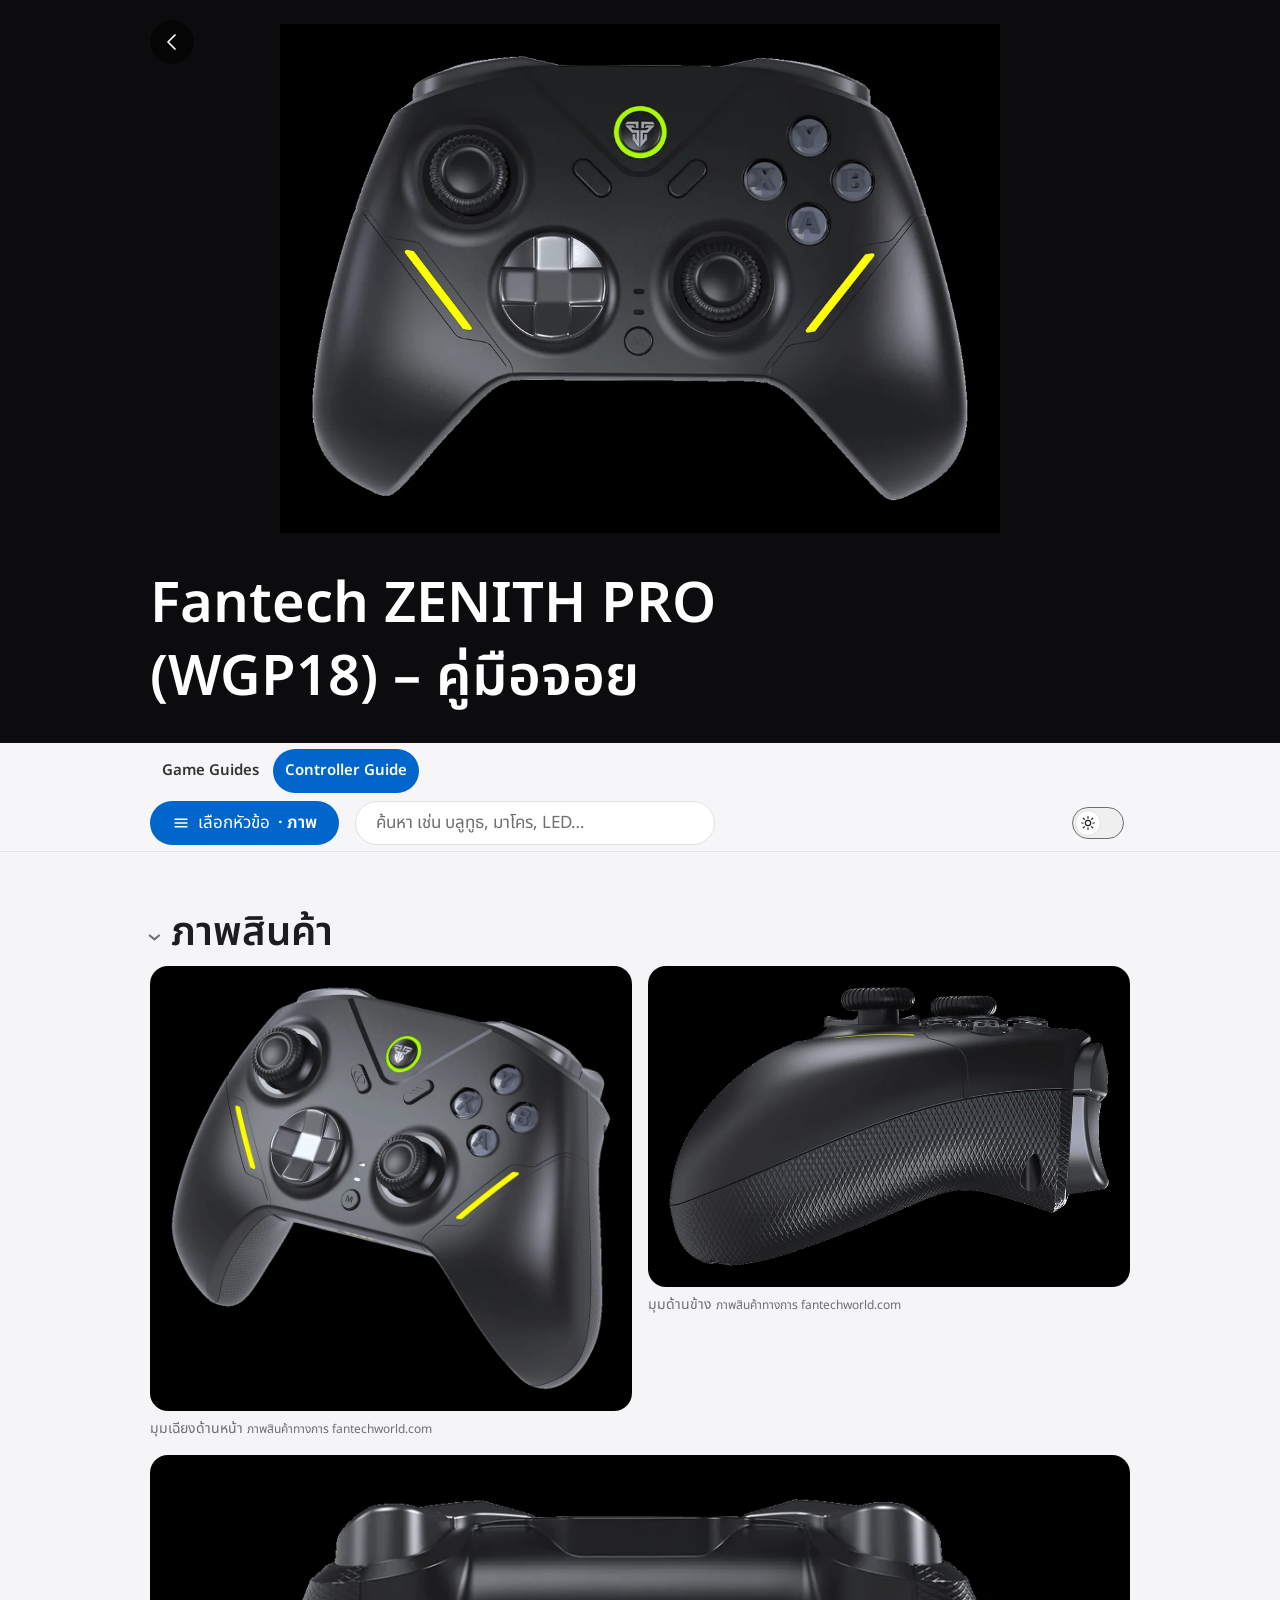
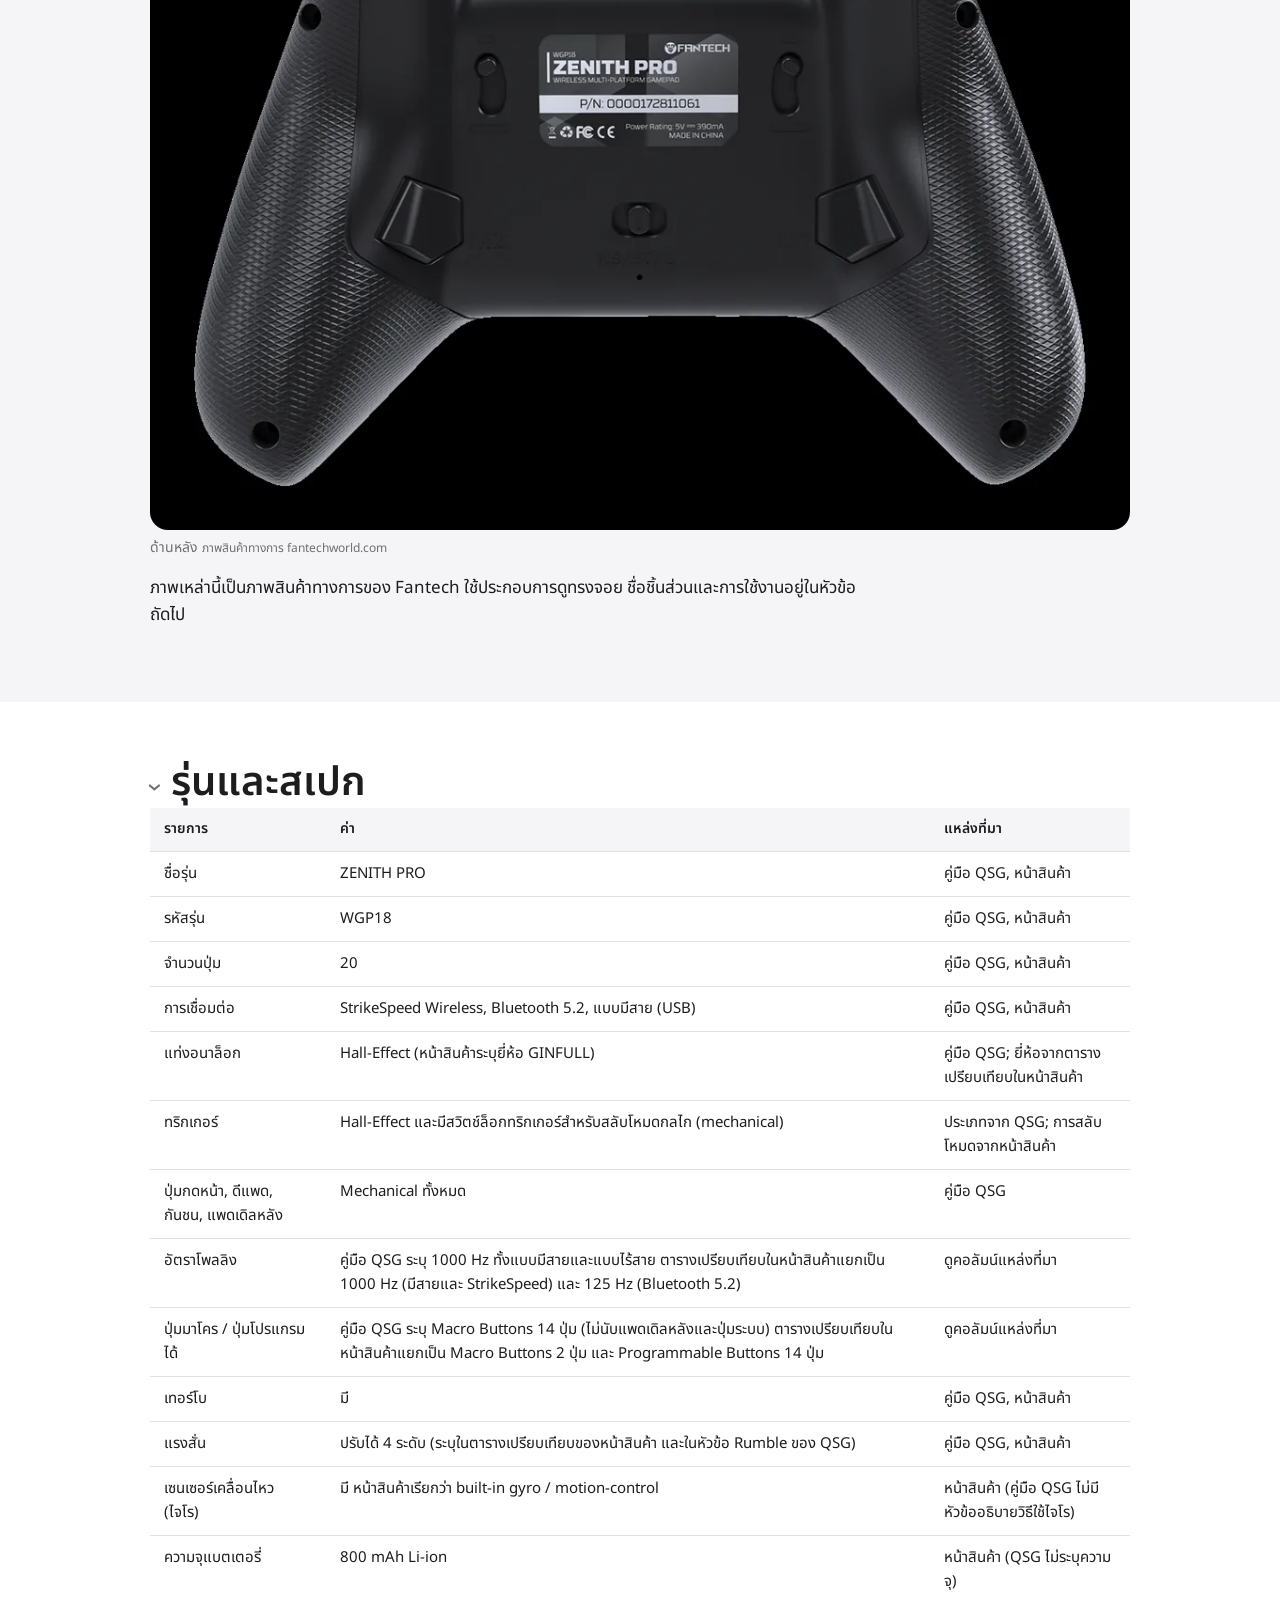
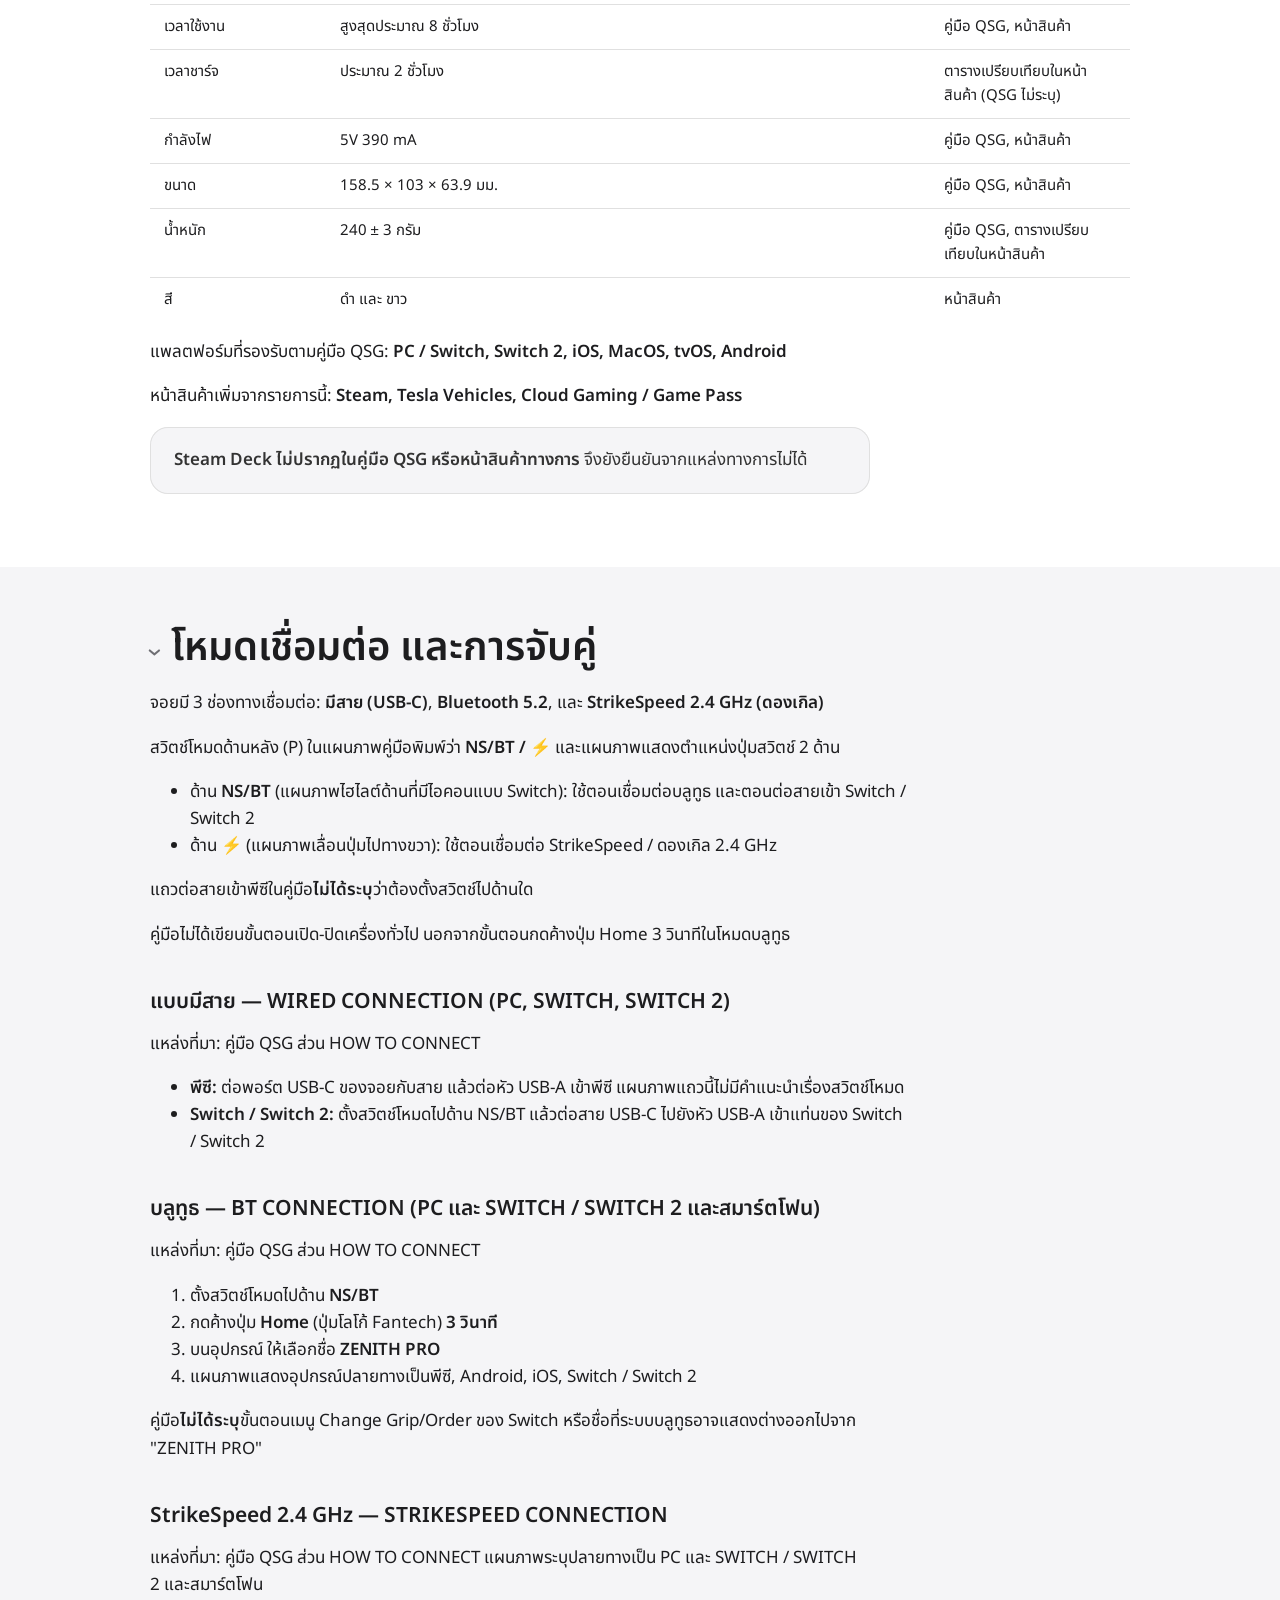
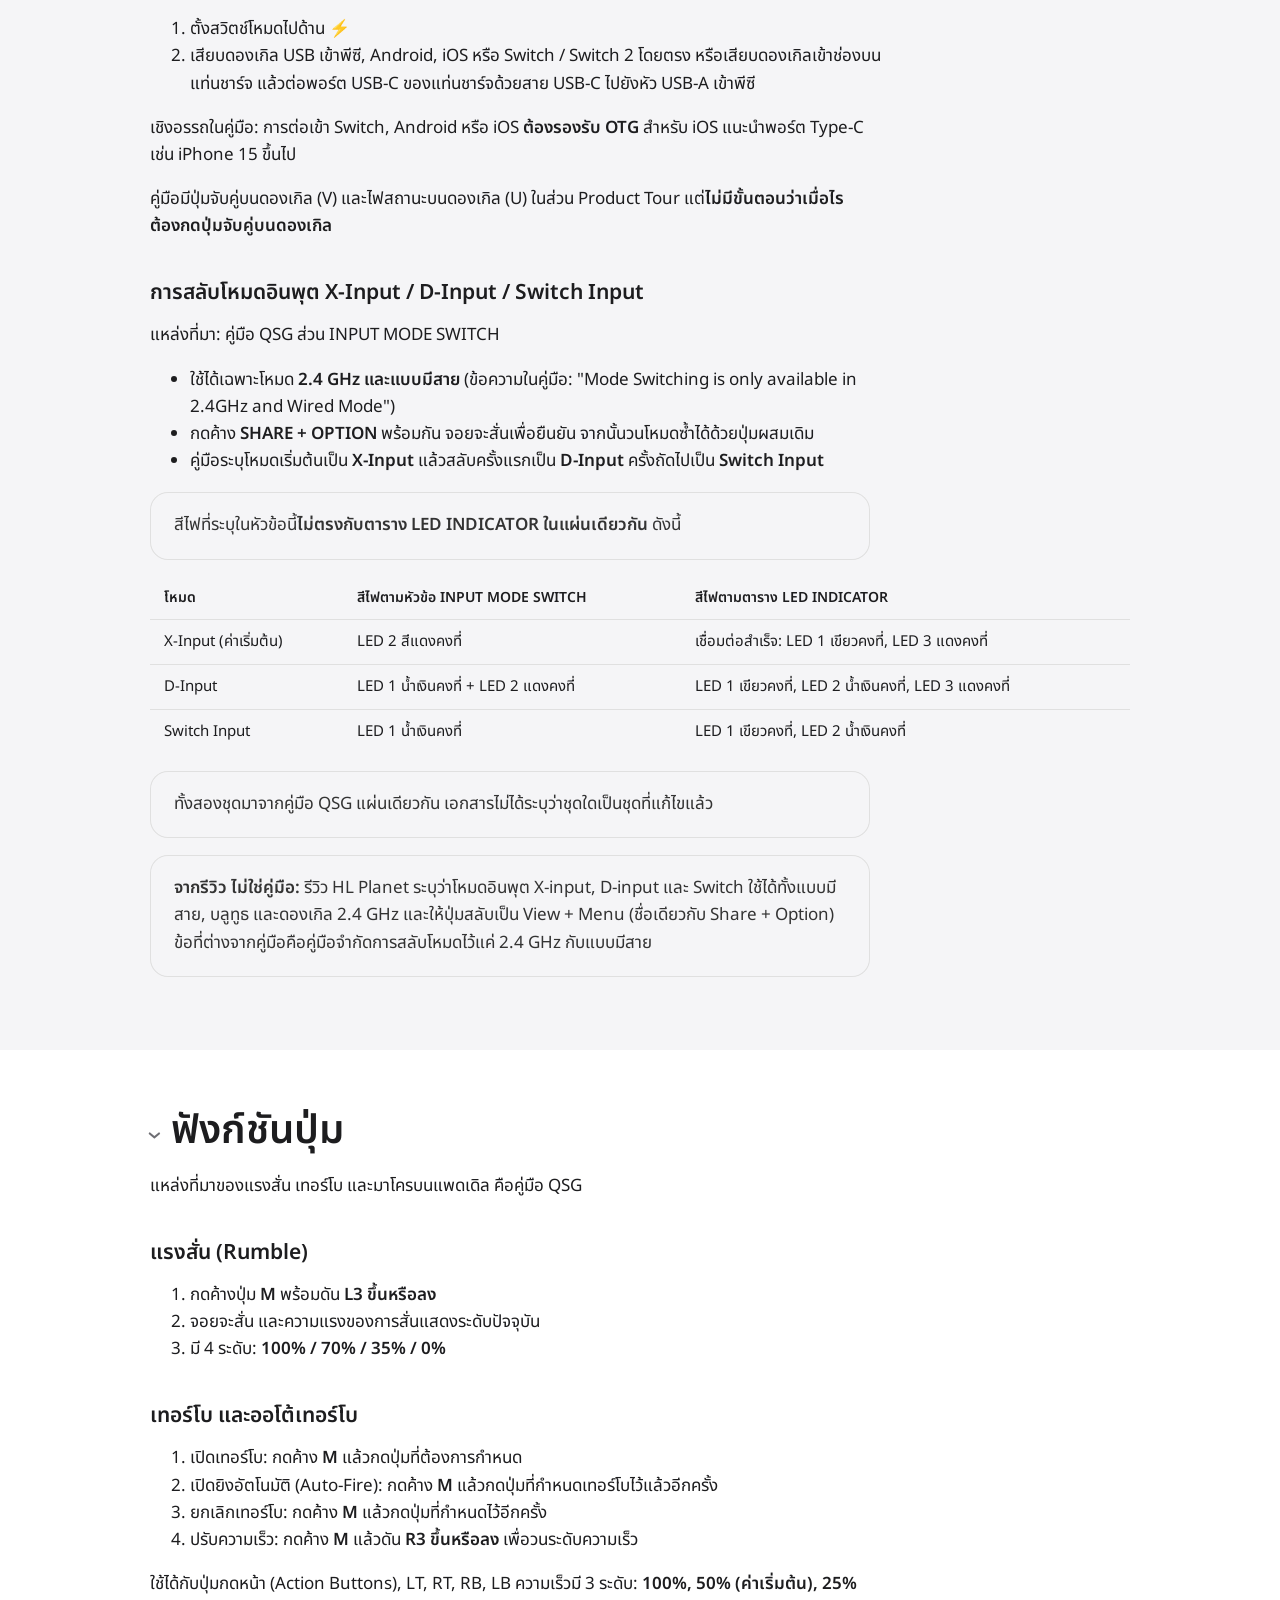
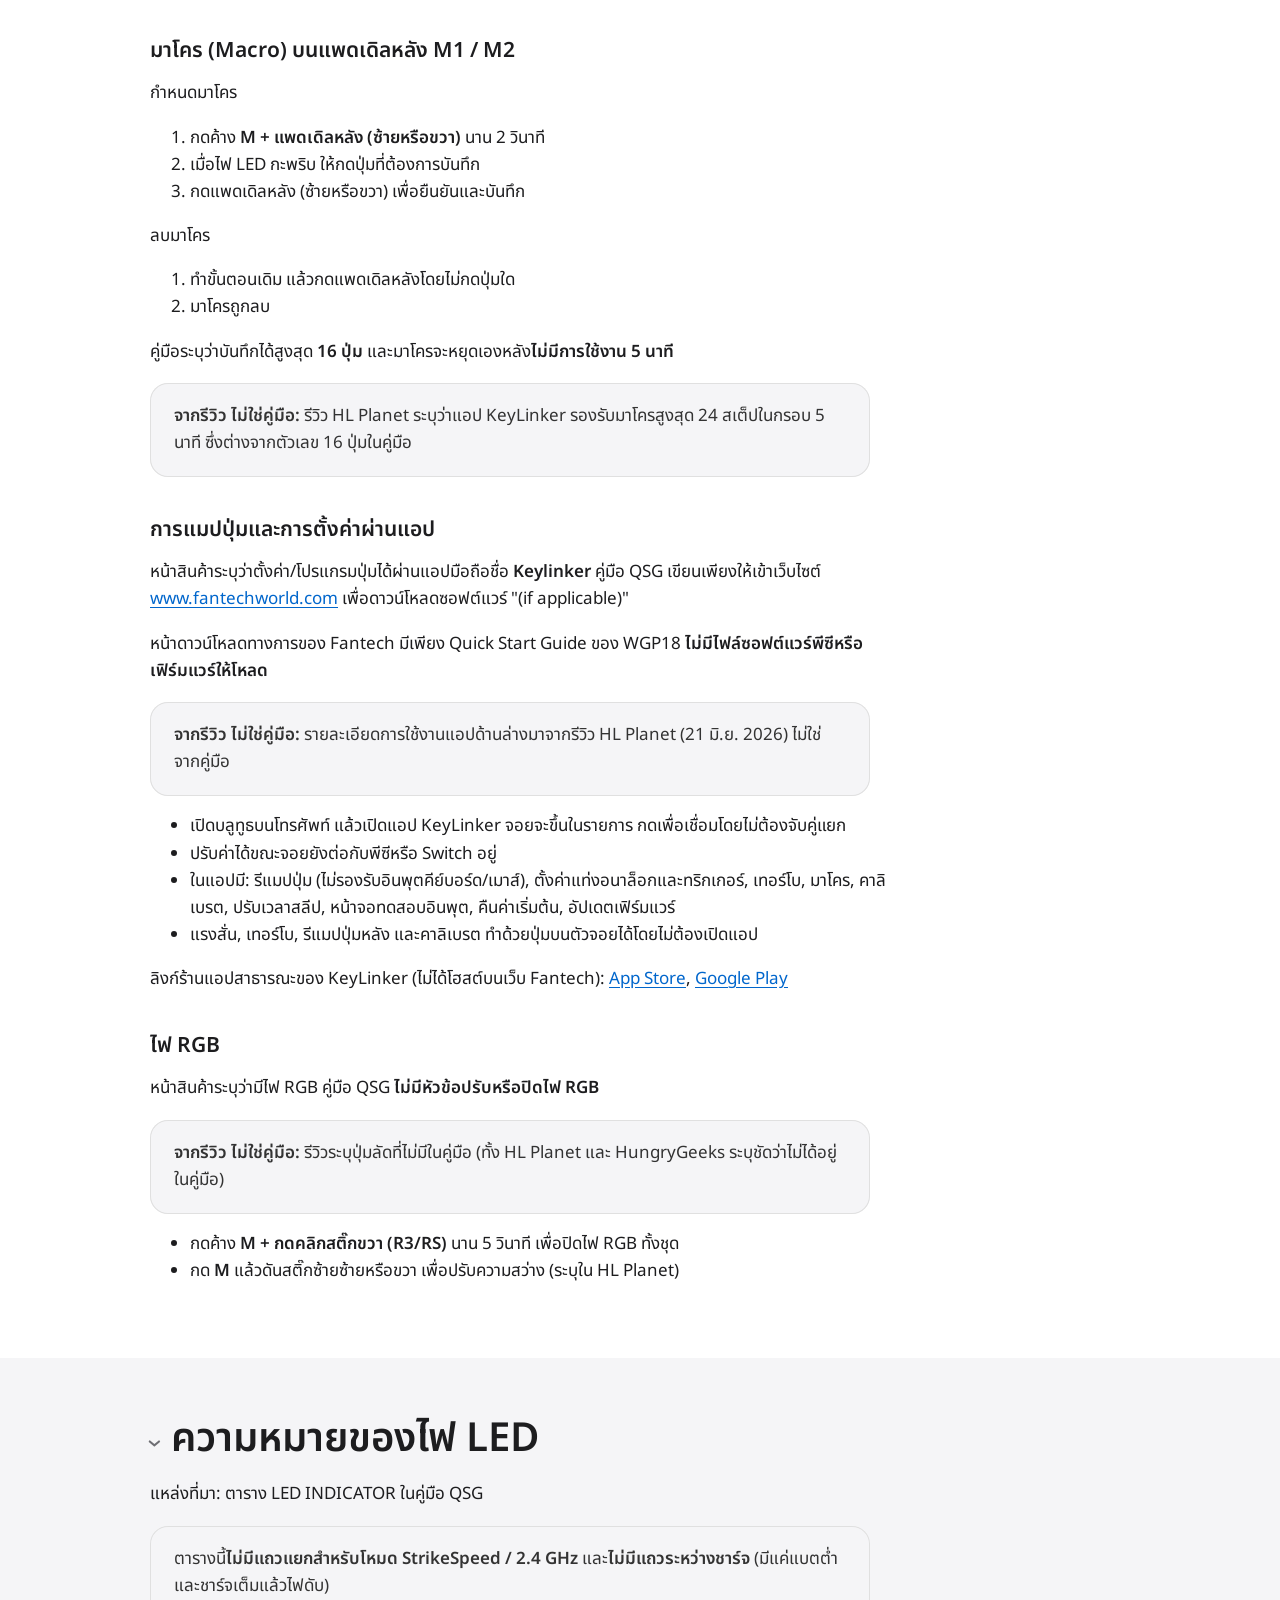
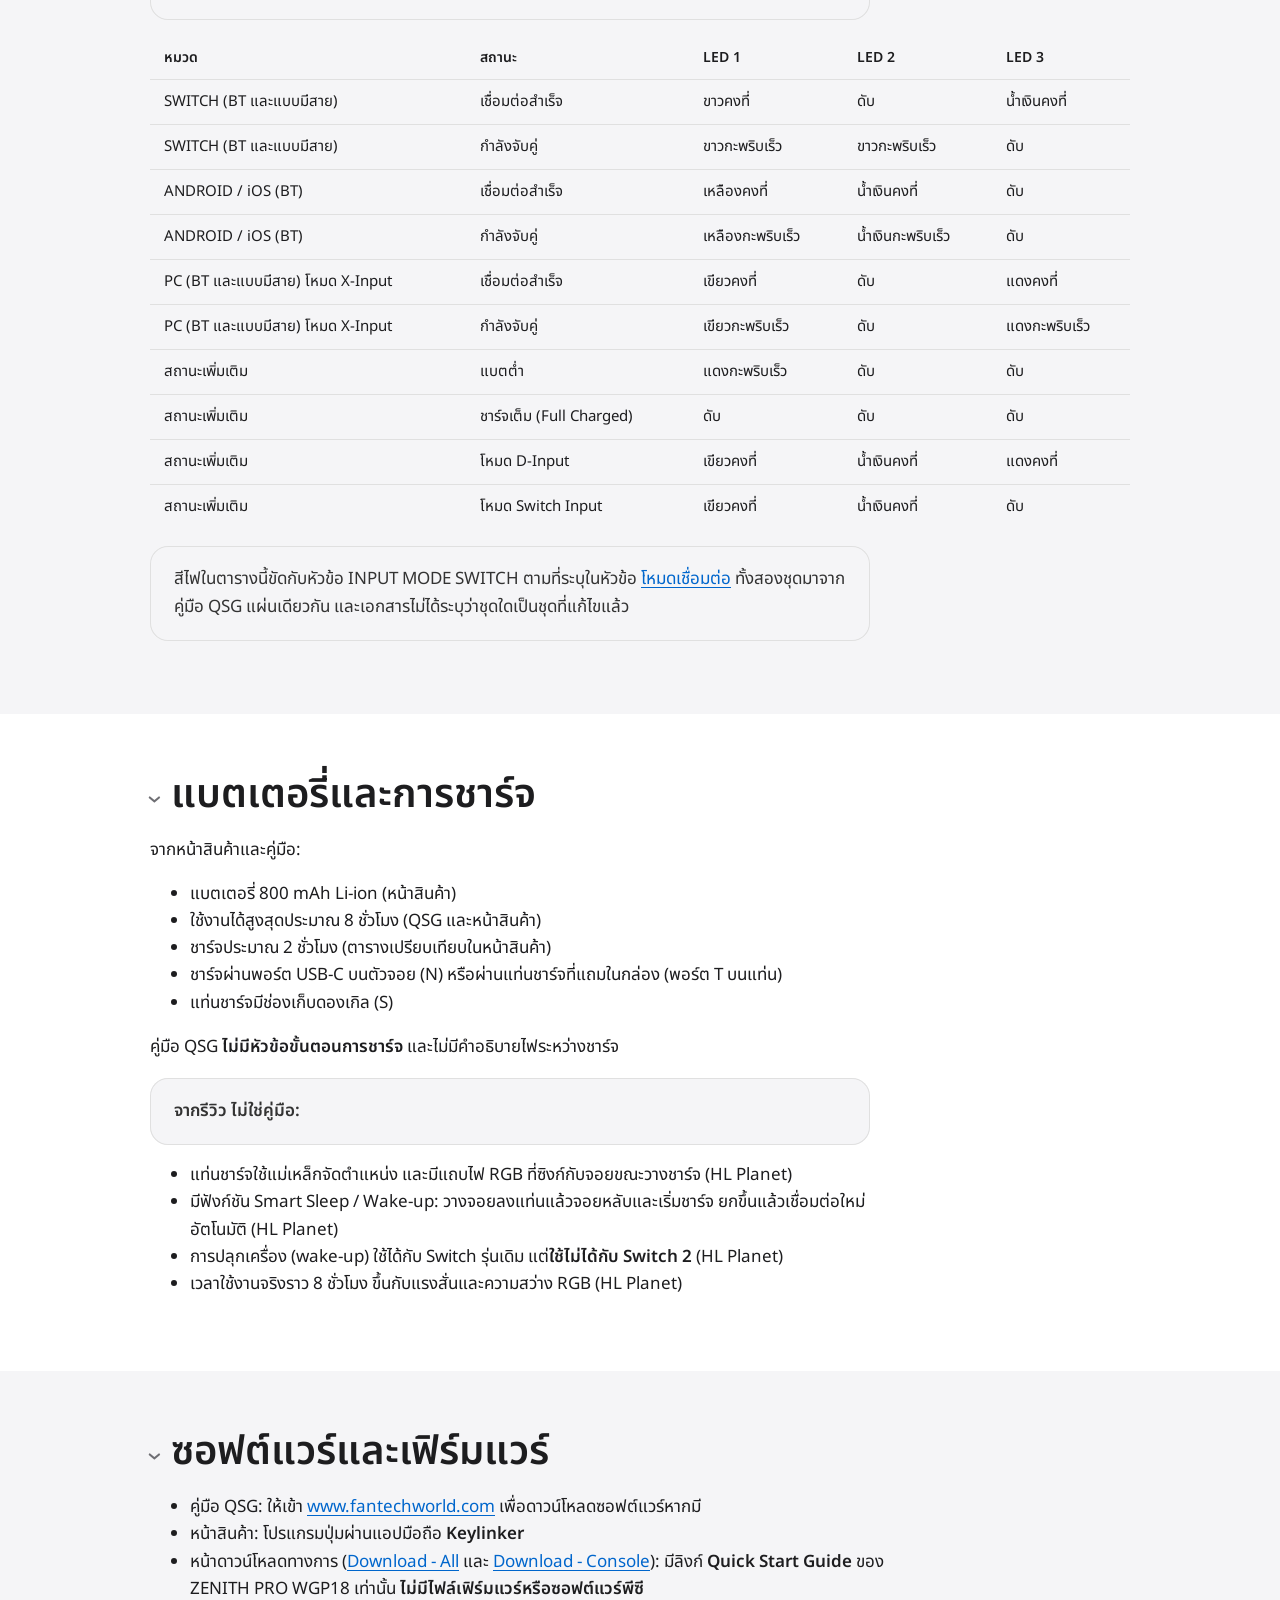
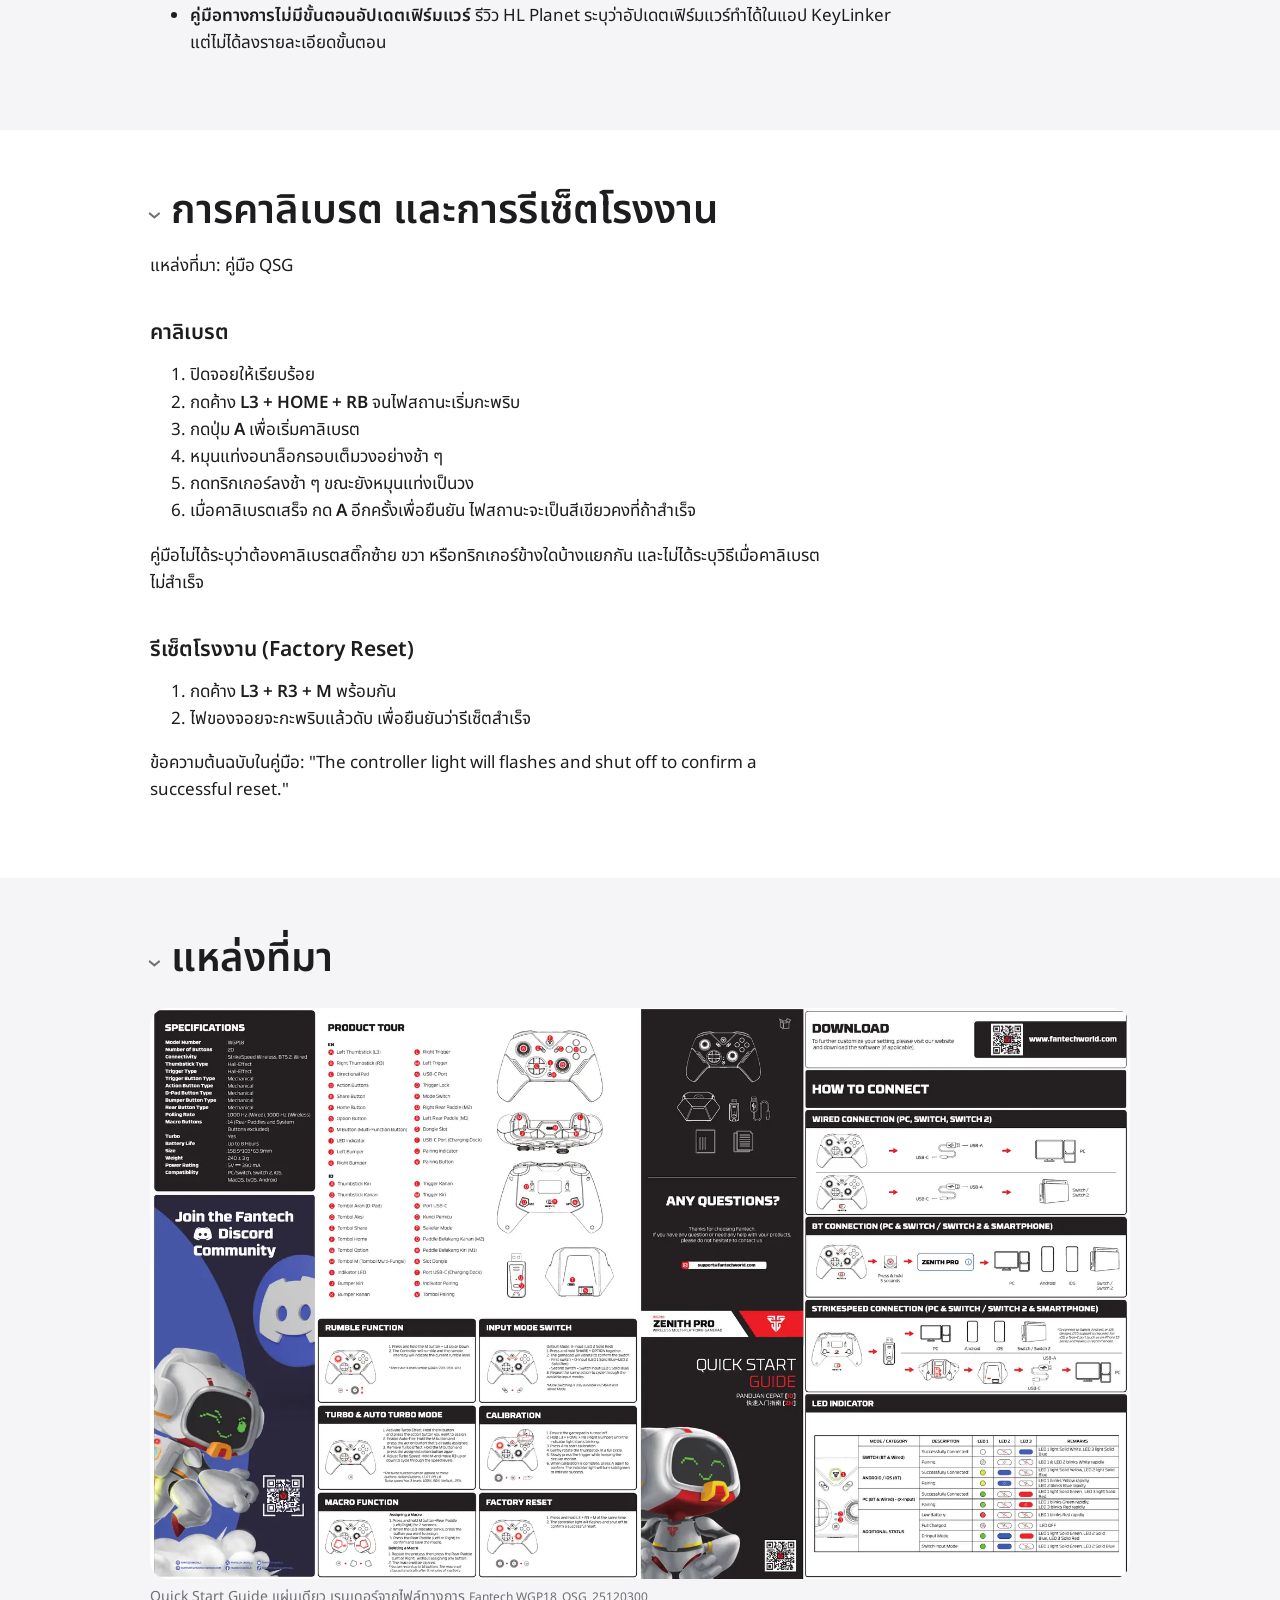
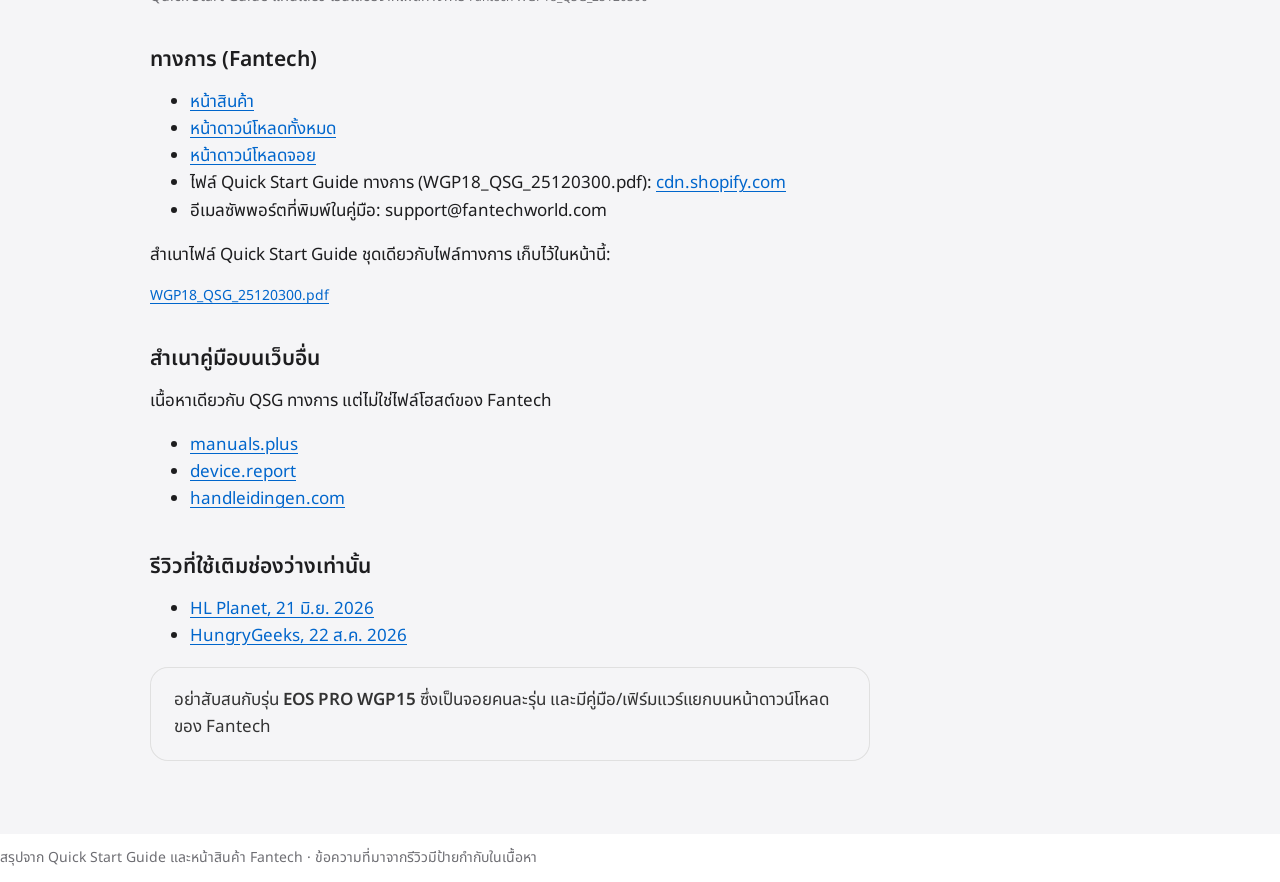
<file: controllers/wgp18/WGP18_Guide_TH.html>
<!doctype html><html lang="th"><head><meta charset="utf-8"><meta name="viewport" content="width=device-width,initial-scale=1"><meta name="theme-color" content="#f5f5f7" media="(prefers-color-scheme: light)"><meta name="theme-color" content="#000000" media="(prefers-color-scheme: dark)"><script>(function(){try{var t=localStorage.getItem("gg-theme");if(t!=="light"&&t!=="dark")return;document.documentElement.setAttribute("data-theme",t);var m=document.createElement("meta");m.id="gg-tc";m.name="theme-color";m.content=t==="dark"?"#000000":"#f5f5f7";document.head.appendChild(m)}catch(e){}})();</script><meta http-equiv="Content-Security-Policy" content="default-src 'self'; script-src 'self' 'sha256-wxrMCXuxXdX7F+DM3XKuAEX+iXGDzMGbfPqiImtFfOY=' 'sha256-yVXYE0qTVf87AWcrFPreJUl77iwkRg84nMka2VX81mo='; style-src 'self' 'unsafe-inline'; img-src 'self' data:; connect-src https://api.github.com; object-src 'none'; base-uri 'none'"><title>Fantech ZENITH PRO (WGP18) – คู่มือจอย</title><link rel="preload" href="../../template/fonts/noto-sans-thai.woff2" as="font" type="font/woff2" crossorigin><style>/* game-guides template – Apple-like brief. Thai: no negative letter-spacing, body line-height 1.6. Self-hosted Noto Sans Thai (template/fonts/, OFL). */
@font-face{font-family:"Noto Sans Thai";font-style:normal;font-weight:400 700;font-display:swap;src:url("../../template/fonts/noto-sans-thai.woff2") format("woff2");unicode-range:U+0000,U+000D,U+0020-007E,U+00A0-00A3,U+00A5,U+00A7-00AB,U+00AE-00B0,U+00B4,U+00B6-00B8,U+00BA-00BB,U+00BF-0107,U+010A-0113,U+0116-011B,U+011E-0123,U+0126-0127,U+012A-012B,U+012E-0131,U+0136-0137,U+0139-013E,U+0141-0148,U+014A-014D,U+0150-015B,U+015E-0161,U+0164-0165,U+016A-017E,U+0218-021B,U+0237,U+02BC,U+02C6-02C7,U+02C9,U+02D7-02DD,U+0300-0304,U+0306-0308,U+030A-030C,U+0312,U+0326-0328,U+0331,U+0E01-0E3A,U+0E3F-0E5B,U+1E80-1E85,U+1E9E,U+1EF2-1EF3,U+200B-200D,U+2010,U+2013-2014,U+2018-201A,U+201C-201E,U+2022,U+2026,U+2039-203A,U+20AC,U+2122,U+2212,U+25CC}
:root{--blue:#0066cc;--on-blue:#fff;--fill:#0066cc;--focus:#0071e3;--blue-dk:#2997ff;--ink:#1d1d1f;--ink80:#333;--ink48:#6e6e73;--hair:#e0e0e0;--soft:#f0f0f0;--canvas:#fff;--parch:#f5f5f7;--pearl:#fafafc;--tile:#272729;--tile2:#2a2a2c;--chip:#d2d2d7;--field:#fff;--bar:rgba(245,245,247,.84);--bar-line:rgba(0,0,0,.08);--danger:#b3261e;--ok:#1e8e3e;--sel:#b3d4f5;--sel-ink:#1d1d1f;--mark:#e8f1fc;--scrim:rgba(0,0,0,.4);--fill-muted:rgba(210,210,215,.64);--line:#8e8e93;--back:#b25000;--sans:"Noto Sans Thai",Sarabun,"Sukhumvit Set",Tahoma,sans-serif;--disp:"Noto Sans Thai",Sarabun,"Sukhumvit Set",Tahoma,sans-serif;color-scheme:light;accent-color:var(--fill)}
html[data-theme="light"]{color-scheme:light}
html[data-theme="dark"]{--blue:#9ecbff;--on-blue:#041018;--fill:#0a84ff;--focus:#9ecbff;--ink:#f5f5f7;--ink80:#e8e8ed;--ink48:#aeaeb2;--hair:#3a3a3c;--soft:#2c2c2e;--canvas:#000;--parch:#1c1c1e;--pearl:#2c2c2e;--tile:#1c1c1e;--tile2:#2c2c2e;--chip:#48484a;--field:#2c2c2e;--bar:rgba(28,28,30,.88);--bar-line:rgba(255,255,255,.12);--danger:#ff6961;--ok:#32d74b;--sel:#1a3d66;--sel-ink:#f5f5f7;--mark:#163456;--scrim:rgba(0,0,0,.62);--fill-muted:rgba(255,255,255,.16);--line:#aeaeb2;--back:#f59e0b;color-scheme:dark}
@media (prefers-color-scheme:dark){:root:not([data-theme="light"]){--blue:#9ecbff;--on-blue:#041018;--fill:#0a84ff;--focus:#9ecbff;--ink:#f5f5f7;--ink80:#e8e8ed;--ink48:#aeaeb2;--hair:#3a3a3c;--soft:#2c2c2e;--canvas:#000;--parch:#1c1c1e;--pearl:#2c2c2e;--tile:#1c1c1e;--tile2:#2c2c2e;--chip:#48484a;--field:#2c2c2e;--bar:rgba(28,28,30,.88);--bar-line:rgba(255,255,255,.12);--danger:#ff6961;--ok:#32d74b;--sel:#1a3d66;--sel-ink:#f5f5f7;--mark:#163456;--scrim:rgba(0,0,0,.62);--fill-muted:rgba(255,255,255,.16);--line:#aeaeb2;--back:#f59e0b;color-scheme:dark}}
*{box-sizing:border-box}
html{scroll-padding-top:var(--hh,72px);-webkit-text-size-adjust:100%;scrollbar-color:var(--chip) var(--canvas)}
body{margin:0;background:var(--canvas);color:var(--ink);font:400 17px/1.6 var(--sans);-webkit-font-smoothing:antialiased;caret-color:var(--blue)}
::selection{background:var(--sel);color:var(--sel-ink)}
a{color:var(--blue);text-underline-offset:3px}
a:hover{text-decoration:underline}
button,summary,label{cursor:pointer}
a,button,summary,label{touch-action:manipulation}
:focus-visible{outline:2px solid var(--focus);outline-offset:2px}
:is(p,li,dd){text-wrap:pretty}
b,strong{font-weight:600}
.top{position:relative;isolation:isolate;overflow:hidden;display:flex;flex-direction:column;justify-content:space-between;align-items:flex-start;gap:28px;min-height:300px;padding:20px max(24px,calc((100% - 980px)/2)) 36px;color:#fff;background-color:#141418;background-image:var(--cover,linear-gradient(#272729,#272729));background-size:cover;background-position:center}
.top::before{content:"";position:absolute;inset:0;z-index:1;pointer-events:none;background:linear-gradient(180deg,rgba(0,0,0,.58) 0%,rgba(0,0,0,.62) 20%,rgba(0,0,0,.84) 46%,rgba(0,0,0,.92) 100%)}
.top img{position:absolute;inset:0;z-index:0;width:100%;height:100%;object-fit:cover;object-position:center 42%}
.top[data-cover="pla"] img{object-position:center 62%}
.top[data-cover="totk"] img{object-position:center 38%}
.top[data-cover="ffx"] img,.top[data-cover="lastfaith"] img{object-position:center center}
.top[data-cover="megamanzero"] img{object-position:center 72%}
.topbar,.top .back,.top h1,.clr{position:relative;z-index:2}
.top h1{font:600 56px/1.3 var(--disp);margin:0;max-width:22em;color:#fff;text-wrap:balance}
header{position:sticky;top:0;z-index:5;display:flex;flex-wrap:wrap;align-items:center;gap:8px 16px;min-height:52px;padding:6px max(16px,calc((100% - 980px)/2));background:var(--bar);-webkit-backdrop-filter:saturate(180%) blur(20px);backdrop-filter:saturate(180%) blur(20px);border-bottom:1px solid var(--bar-line)}
header nav{flex:none}
.hd{display:flex;flex-wrap:wrap;align-items:center;gap:8px 16px;flex:1 1 260px}
#q{flex:1 1 220px;max-width:360px;height:44px;padding:0 20px;font:400 17px var(--sans);color:var(--ink);background:var(--field);border:1px solid var(--hair);border-radius:9999px}
#q::placeholder{color:var(--ink48)}
#prog{font:400 14px/1.29 var(--sans);color:var(--ink80);font-variant-numeric:tabular-nums}
#pbar{flex:1 1 100px;max-width:200px;height:4px;background:var(--chip);border-radius:9999px;overflow:hidden}
#pbar i{display:block;height:100%;width:0;background:var(--fill);transition:width .4s cubic-bezier(.16,1,.3,1)}
#pkb{font:400 17px var(--sans);color:var(--on-blue);background:var(--fill);border:0;border-radius:9999px;padding:0 22px;min-height:44px;cursor:pointer;display:inline-flex;gap:8px;align-items:center;transition:transform .15s}
#pkb svg{display:block;flex:none}
#pkb:active,.grid a:active{transform:scale(.95)}
.pkc{font-weight:600;max-width:9ch;overflow:hidden;text-overflow:ellipsis;white-space:nowrap}
.pkc:empty{display:none}
.pkw{position:relative}
.pk{position:absolute;top:calc(100% + 10px);left:0;z-index:20;width:min(640px,calc(100vw - 32px));max-height:min(58vh,640px);overflow:auto;background:var(--canvas);border:1px solid var(--hair);border-radius:18px;padding:16px 24px 24px}
.pk[hidden],#pkbg[hidden]{display:none}
.pkhd{display:flex;align-items:center;gap:12px;font:600 21px/1.19 var(--disp)}
.pkintro{margin-left:auto;font-size:14px;padding:8px;min-height:44px;display:inline-flex;align-items:center}
.pkx{width:44px;height:44px;border:0;border-radius:50%;background:var(--fill-muted);color:var(--ink);display:inline-flex;align-items:center;justify-content:center;cursor:pointer}
.pgh{font:600 14px/1.29 var(--sans);color:var(--ink48);margin:16px 0 8px}
.grid{display:grid;gap:8px}
.gm{grid-template-columns:repeat(5,minmax(0,1fr))}
.gj,.gr{grid-template-columns:repeat(4,minmax(0,1fr))}
.grid a{display:flex;flex-direction:column;justify-content:center;min-height:56px;padding:8px 10px;border:1px solid var(--hair);border-radius:18px;background:var(--canvas);color:var(--ink);text-decoration:none;line-height:1.25;transition:transform .15s}
.grid a b{font:600 17px var(--sans);color:var(--blue)}
.grid a span{font-size:13px;color:var(--ink48);overflow:hidden;display:-webkit-box;-webkit-line-clamp:2;-webkit-box-orient:vertical}
.gr a b{font-size:14px}
.gr a span{display:none}
.grid a[aria-current=true]{border:2px solid var(--focus);padding:7px 9px}
main{padding:0}
#intro{padding:48px max(24px,calc((100% - 980px)/2)) 56px}#intro:empty{display:none}
#intro p,main .w{max-width:68ch}
main>details :is(p,dd,:not(.ck)>li){max-width:72ch}
section>h2.h3{font:600 21px/1.19 var(--disp);margin:40px 0 12px}
#intro ul{padding-left:20px;columns:2 300px;column-gap:32px}
#intro li{margin:4px 0;break-inside:avoid}
.note{background:var(--parch);border:0;border-radius:18px;padding:20px 24px;color:var(--ink80);box-shadow:inset 0 0 0 1px var(--hair)}
main>details{margin:0;border:0;border-radius:0;background:var(--canvas);padding:56px max(24px,calc((100% - 980px)/2))}
main>details:nth-of-type(odd){background:var(--parch)}
main>details.ch{content-visibility:auto;contain-intrinsic-size:auto 1400px}
summary{cursor:pointer;display:flex;align-items:baseline;gap:12px;list-style:none;min-height:44px}
summary::-webkit-details-marker{display:none}
summary::before{content:"›";font:400 28px/1 var(--sans);color:var(--ink48);transition:transform .2s;display:inline-block}
details[open]>summary::before{transform:rotate(90deg)}
summary h2{font:600 40px/1.25 var(--disp);margin:0;text-wrap:balance}
.cnt{margin-left:auto;font:400 14px var(--sans);color:var(--ink48);white-space:nowrap;font-variant-numeric:tabular-nums}
.cnt.done{color:var(--blue);font-weight:600}
h3{font:600 21px/1.19 var(--disp);margin:40px 0 12px}
.sm{margin:12px 0}
.b{display:inline-block;background:var(--c);color:#1d1d1f;font:600 13px/1.6 var(--sans);border-radius:5px;padding:0 6px;margin-right:2px}
.mut,.lg,.src{color:var(--ink48)}
.src,.lg{font:400 14px/1.43 var(--sans)}
.lgk{display:flex;flex-wrap:wrap;gap:4px 16px;font:400 14px var(--sans);color:var(--ink80);margin:8px 0}
.lgk span::before{content:"";display:inline-block;width:14px;height:10px;border-radius:3px;margin-right:6px;vertical-align:-1px;border:2px solid var(--k)}
.lgk .dash::before{border-style:dashed}
.fhint{display:none;font-size:14px;color:var(--ink48);margin:4px 0}
.flow{position:relative;overflow-x:auto;background:var(--canvas);border:1px solid var(--hair);border-radius:18px;padding:8px}
main>details:nth-of-type(even) .flow{background:var(--pearl)}
.fl{display:block;font-family:var(--sans)}
.fl text{text-anchor:middle}
.nb{fill:var(--canvas)}
.nl{fill:var(--ink);font-size:13px;font-weight:700}
.nd{fill:var(--ink80);font-size:13px}
.ed{fill:none;stroke:var(--line);stroke-width:1.5}
.bk{stroke-dasharray:5 4;stroke:var(--back)}
#ah path{fill:var(--line)}
.ck{list-style:none;padding:0;margin:0}
.ck li{border-bottom:1px solid var(--hair);padding:6px 0 12px}
.ck label{cursor:pointer;display:inline-flex;gap:10px;align-items:baseline;min-height:44px;padding:6px 0;margin-bottom:-6px}
.ck input{width:20px;height:20px;flex:none;transform:translateY(4px)}
.ck .w{color:var(--ink80);font-size:15px;line-height:1.6;margin-left:30px;overflow-wrap:anywhere}
.en{color:var(--ink48);font-size:14px;margin-left:30px;font-style:italic}
.ck li:has(input:checked) .w{text-decoration:line-through;opacity:.5}
.ck input:checked+*{opacity:.5}
.src{overflow-wrap:anywhere}
.tw{overflow-x:auto}
table{border-collapse:collapse;width:100%;font:400 15px/1.6 var(--sans)}
th,td{border-bottom:1px solid var(--hair);padding:10px 14px;text-align:left;vertical-align:top}
th{background:var(--parch);color:var(--ink);font-weight:600;font-size:14px}
tr:last-child td{border-bottom:0}
.hide{display:none}
#empty{display:none;padding:48px 24px;text-align:center;color:var(--ink48)}
@media (min-width:641px){.fl{max-width:100%;height:auto}
}
@media (max-width:1068px){.top h1{font-size:40px;line-height:1.3}
}
@media (max-width:640px){.top{min-height:232px;padding:16px 20px 28px}
.top h1{font-size:34px}
main>details{padding:40px 20px}
#intro{padding:32px 20px 40px}
summary h2{font-size:28px;line-height:1.3}
h3,section>h2.h3{font-size:21px;margin-top:32px}
header{-webkit-backdrop-filter:none;backdrop-filter:none;background:var(--parch);padding:6px 12px}
header{gap:6px 8px}
.hd{flex:1 1 100%;min-width:0;gap:2px 8px;order:3}
header:not(.hbar)>nav{order:1}
.tools{order:2}
#q{max-width:none;min-width:0;flex-basis:100%}
#prog{font-size:13px;line-height:1.4;padding-left:20px}
#pkb{padding:0 16px}
#pbar{display:none}
.fhint{display:block}
#pkbg{position:fixed;inset:0;background:var(--scrim);z-index:19}
.pk{position:fixed;left:0;right:0;bottom:0;top:auto;width:auto;max-height:82vh;border-radius:18px 18px 0 0;border:0;padding:10px 16px calc(20px + env(safe-area-inset-bottom))}
.pk::before{content:"";display:block;width:36px;height:5px;border-radius:9999px;background:var(--chip);margin:0 auto 8px}
.gr{grid-template-columns:repeat(3,minmax(0,1fr))}
.grid a span{display:none}
.grid a{align-items:center;min-height:48px}
}
@media (max-width:419px){.top h1{font-size:28px}
}
@media (prefers-reduced-motion:reduce){#pbar i,#pkb,.grid a,summary::before,.top .back,.home .cards a{transition:none}
#pkb:active,.grid a:active,.top .back:active,.home .cards a:active{transform:none}
}
.fl .nl,.fl .nd{font-family:var(--sans)}
.fl text{dominant-baseline:auto}
figure.map{margin:24px 0}figure.map img{display:block;max-width:100%;height:auto;border-radius:18px;background:var(--soft)}figure.map figcaption{font:400 14px/1.43 var(--sans);color:var(--ink48);margin-top:8px}figure.map .cr{font-size:12px}

.top .back{display:inline-flex;align-items:center;justify-content:center;width:44px;height:44px;margin:0;color:#fff;background:rgba(0,0,0,.55);border-radius:50%;text-decoration:none;transition:background .15s,transform .15s}.top .back:hover{background:rgba(0,0,0,.72);text-decoration:none}.top .back:active{transform:scale(.92);background:rgba(0,0,0,.8)}.top .back:focus-visible{outline:2px solid #fff;outline-offset:3px}
.capd summary{cursor:pointer;min-height:44px;line-height:1.43;padding:12px 0}

.sya button{font:400 17px var(--sans);min-height:44px;padding:0 22px;border-radius:9999px;border:0;cursor:pointer;background:var(--fill);color:var(--on-blue)}
.sya .sy2{background:var(--soft);color:var(--ink)}
#sys{margin:12px 0 0}#sys:empty{display:none}#sys.err{color:var(--danger)}
#syd{width:min(560px,calc(100vw - 24px));max-height:calc(100dvh - 24px);border:0;border-radius:18px;padding:24px;background:var(--canvas);color:var(--ink);font-family:var(--sans)}
#syd::backdrop{background:var(--scrim)}
#syd h2{font:600 21px/1.3 var(--disp);margin:0 0 8px}#syd ol{padding-left:20px;margin:8px 0}#syd li{margin:4px 0}
#syd code{background:var(--parch);border-radius:6px;padding:0 4px}
#syd label{display:block;font:600 14px var(--sans);margin:12px 0 4px}
#syd input{width:100%;min-height:44px;font:400 16px var(--sans);padding:0 12px;border:1px solid var(--chip);border-radius:12px;background:var(--pearl);color:var(--ink)}
#syd :focus-visible{outline:2px solid var(--focus);outline-offset:2px}
.sye{color:var(--danger);font:400 14px var(--sans);margin:8px 0 0;min-height:1em}
.sya{display:flex;flex-wrap:wrap;gap:8px;margin-top:16px}
.tools{display:flex;align-items:center;margin-left:auto;flex:none}
#syb{position:relative;flex:none;margin-left:0;width:44px;height:44px;display:inline-flex;align-items:center;justify-content:center;border:0;border-radius:50%;background:transparent;color:var(--ink);cursor:pointer}#syb:hover{background:var(--soft)}#syb:focus-visible{outline:2px solid var(--focus);outline-offset:2px}
#syd0{position:absolute;top:9px;right:8px;width:9px;height:9px;border-radius:50%;border:2px solid var(--parch);display:none}#syb[data-s] #syd0{display:block}#syb[data-s=ok] #syd0{background:var(--ok)}#syb[data-s=busy] #syd0{background:var(--chip)}#syb[data-s=off] #syd0{background:var(--ink48)}#syb[data-s=err] #syd0{background:var(--danger)}
@media (max-width:640px){#pkb{padding:0 12px;gap:6px}header{gap:6px 4px}}

.skip{position:fixed;inset-inline-start:16px;top:12px;z-index:30;min-height:44px;padding:0 18px;display:inline-flex;align-items:center;background:var(--fill);color:var(--on-blue);border-radius:9999px;text-decoration:none;transform:translateY(-120px)}
.skip:focus{transform:none}

/* Per-game color fields sit behind the key art and remain if the image is missing. */
.cv-bayonetta3,[data-cover="bayonetta3"]{--cover:linear-gradient(148deg,#7a2344 0%,#1a0c12 72%)}
.cv-ffx,[data-cover="ffx"]{--cover:linear-gradient(168deg,#24508f 0%,#10243f 100%)}
.cv-megamanzero,[data-cover="megamanzero"]{--cover:linear-gradient(135deg,#d24b3a 0%,#2a221c 100%)}
.cv-pla,[data-cover="pla"]{--cover:linear-gradient(165deg,#f3f0e4 0%,#6d907a 100%)}
.cv-lastfaith,[data-cover="lastfaith"]{--cover:linear-gradient(160deg,#5c4638 0%,#1a1410 100%)}
.cv-totk,[data-cover="totk"]{--cover:linear-gradient(180deg,#d5e3c4 0%,#3f5a3a 50%,#1c2430 100%)}
.cv-wgp18,[data-cover="wgp18"]{--cover:linear-gradient(165deg,#2c2c30 0%,#0c0c0e 100%)}

.home{max-width:1120px;margin:0 auto;padding:32px 24px 80px}
.home h1{font:600 40px/1.25 var(--disp);margin:0 0 8px;text-wrap:balance}
.home .lead{margin:0 0 28px;color:var(--ink80);max-width:40em}
.home .find{display:block;width:100%;height:44px;margin:0 0 20px;padding:0 20px;font:400 17px var(--sans);color:var(--ink);background:var(--field);border:1px solid var(--hair);border-radius:9999px}
.home .find::placeholder{color:var(--ink48)}
.home .cards{display:grid;gap:16px;grid-template-columns:1fr}
.home .cards a{display:flex;flex-direction:column;min-height:44px;padding:0;overflow:hidden;border:1px solid var(--hair);border-radius:18px;background:var(--parch);color:var(--ink);text-decoration:none;transition:border-color .2s,transform .2s}
.home .cards a:hover{border-color:var(--focus);text-decoration:none}
.home .cards a:active{transform:scale(.985)}
.home .cards a[hidden],.home #none[hidden]{display:none}
.home .cv{position:relative;display:block;aspect-ratio:16/9;overflow:hidden;background-color:#272729;background-image:var(--cover);background-position:center;background-size:cover}
.home .cv img{position:absolute;inset:0;width:100%;height:100%;object-fit:cover;display:block}
.home .cb{display:flex;flex-direction:column;align-items:flex-start;gap:4px;padding:16px 18px 18px}
.home .cards b{display:block;font:600 21px/1.35 var(--disp);color:var(--blue);text-wrap:balance}
.home .sub{color:var(--ink80);font-size:15px;line-height:1.6}
.home .pf{display:flex;flex-wrap:wrap;align-items:center;gap:8px;margin-top:8px;color:var(--ink80)}
.home .pf svg{display:block;fill:currentColor}
.home #none{margin:8px 0 0;color:var(--ink48)}
@media (min-width:720px){.home .cards{grid-template-columns:1fr 1fr}}
@media (min-width:1080px){.home .cards{grid-template-columns:1fr 1fr 1fr}}
@media (max-width:640px){.home{padding:24px 20px 56px}.home h1{font-size:28px;line-height:1.3}}
@media (prefers-reduced-motion:reduce){.top .back,.home .cards a,#pbar i,#pkb,.grid a,summary::before{transition:none}.top .back:active,.home .cards a:active,#pkb:active,.grid a:active{transform:none}}

/* Theme switch: 64×44 hit area, 52×32 pill track, knob slides on transform only. */
.sr{position:absolute;width:1px;height:1px;padding:0;margin:-1px;overflow:hidden;clip:rect(0,0,0,0);clip-path:inset(50%);white-space:nowrap;border:0}
.hbar{position:sticky;top:0;z-index:5;display:flex;justify-content:space-between;align-items:center;gap:8px;min-height:52px;padding:6px max(20px,calc((100% - 1120px)/2 + 24px));background:var(--bar);-webkit-backdrop-filter:saturate(180%) blur(20px);backdrop-filter:saturate(180%) blur(20px);border-bottom:1px solid var(--bar-line)}
.sitenav{display:flex;align-items:center;gap:2px;min-width:0;overflow-x:auto;scrollbar-width:none}
.sitenav::-webkit-scrollbar{display:none}
.sitenav a{flex:none;display:inline-flex;align-items:center;min-height:44px;padding:0 12px;border-radius:9999px;color:var(--ink80);text-decoration:none;font:600 15px/1.2 var(--sans)}
.sitenav a:hover{color:var(--ink);text-decoration:none}
.sitenav a[aria-current]{background:var(--fill);color:var(--on-blue)}
header:not(.hbar) .sitenav{flex:1 1 100%;order:0}
.thm{position:relative;flex:none;width:64px;height:44px;margin:0;padding:0;border:0;border-radius:9999px;background:transparent;color:var(--ink);display:inline-flex;align-items:center;justify-content:center;cursor:pointer}
.thm:hover .thm-track{border-color:var(--ink)}
.thm:focus-visible{outline:2px solid var(--focus);outline-offset:2px}
.thm-track{width:52px;height:32px;border-radius:9999px;background:var(--soft);border:1px solid var(--ink48);position:relative}
.thm-knob{position:absolute;top:2px;left:2px;width:26px;height:26px;border-radius:50%;background:#fff;color:#1d1d1f;border:1px solid var(--hair);display:flex;align-items:center;justify-content:center}
.thm .moon{display:none}
html.thm-ready .thm-knob{transition:transform .2s cubic-bezier(.16,1,.3,1)}
html.thm-ready .thm-track{transition:background .2s,border-color .2s}
html[data-theme="dark"] .thm-track{background:var(--fill);border-color:transparent}
html[data-theme="dark"] .thm-knob{transform:translateX(20px);border-color:transparent}
html[data-theme="dark"] .thm .sun{display:none}
html[data-theme="dark"] .thm .moon{display:block}
@media (prefers-color-scheme:dark){
 html:not([data-theme="light"]) .thm-track{background:var(--fill);border-color:transparent}
 html:not([data-theme="light"]) .thm-knob{transform:translateX(20px);border-color:transparent}
 html:not([data-theme="light"]) .thm .sun{display:none}
 html:not([data-theme="light"]) .thm .moon{display:block}
}
@media (max-width:640px){.hbar{-webkit-backdrop-filter:none;backdrop-filter:none;background:var(--parch)}}
@media (forced-colors:active){
 .thm-track{border-color:ButtonText}
 .thm-knob{background:ButtonFace;color:ButtonText}
 html[data-theme="dark"] .thm-track{background:Highlight;border-color:Highlight}
}
@media (prefers-reduced-motion:reduce){html.thm-ready .thm-knob,html.thm-ready .thm-track,.clr{transition:none}}

.topbar{display:flex;flex-wrap:wrap;align-items:center;gap:8px 12px;width:100%}
.clr{display:inline-flex;align-items:center;gap:8px;min-height:44px;margin-inline-start:auto;padding:0 16px;border-radius:9999px;border:1px solid rgba(255,255,255,.55);background:rgba(0,0,0,.72);color:#fff;font:600 15px/1 var(--sans);cursor:pointer;transition:background .15s,color .15s}
.clr svg{display:block;flex:none}
.clr:hover{background:rgba(0,0,0,.84)}
.clr[aria-pressed="true"]{background:#fff;color:#1d1d1f;border-color:transparent}
.clr[aria-pressed="true"]:hover{background:#fff}
.clr:focus-visible{outline:2px solid #fff;outline-offset:3px}
.home .bdg{position:absolute;z-index:1;top:12px;inset-inline-start:12px;display:inline-flex;align-items:center;min-height:28px;padding:0 10px;border-radius:9999px;border:1px solid rgba(0,0,0,.2);background:#fff;color:#1d1d1f;font:600 14px/1 var(--sans);white-space:nowrap}
.home .bdg[hidden]{display:none !important}
@media (max-width:640px){.sitenav a{padding:0 10px}}
.top[data-hero="contain"]{display:grid;min-height:0;background:#0c0c0e;padding-bottom:28px}
.top[data-hero="contain"]::before{content:none}
.top[data-hero="contain"] img{position:relative;inset:auto;grid-area:1/1;z-index:0;width:min(720px,100%);height:auto;justify-self:center;margin:4px auto 0;object-fit:contain;object-position:center;background:transparent}
.top[data-hero="contain"] .topbar{grid-area:1/1;align-self:start;position:relative;z-index:2}
.top[data-hero="contain"] h1{grid-area:2/1;position:relative;z-index:2;margin-top:8px}
body[data-kind="reference"] :is(#prog,#pbar,#syb){display:none}
.shots{display:grid;gap:16px;margin:8px 0}
@media (min-width:800px){.shots{grid-template-columns:1fr 1fr}.shots figure.map:last-child:nth-child(odd){grid-column:1 / -1}}
.shots figure.map{margin:0}
.shots figure.map img{background:#0c0c0e}
</style></head><body data-kind="reference"><a class="skip" href="#intro">ข้ามไปเนื้อหา</a><svg width="0" height="0" style="position:absolute" aria-hidden="true"><defs><marker id="ah" viewBox="0 0 10 10" refX="9" refY="5" markerWidth="7" markerHeight="7" orient="auto"><path d="M0 0L10 5L0 10z" fill="#9a90b5"/></marker></defs></svg>
<div class="top" data-cover="wgp18" data-hero="contain"><img src="hero.webp" width="1043" height="738" alt="Fantech ZENITH PRO รุ่น WGP18 มุมด้านหน้า" decoding="async"><div class="topbar"><a class="back" href="../../controllers/index.html" aria-label="กลับไปรายการจอย"><svg width="24" height="24" viewBox="0 0 24 24" fill="none" stroke="currentColor" stroke-width="1.75" stroke-linecap="round" stroke-linejoin="round" aria-hidden="true"><path d="M15 5l-7 7 7 7"/></svg></a></div><h1>Fantech ZENITH PRO (WGP18) – คู่มือจอย</h1></div><header><nav class="sitenav" aria-label="เมนูหลัก"><a href="../../index.html">Game Guides</a><a href="../../controllers/index.html" aria-current="location">Controller Guide</a></nav><nav aria-label="สารบัญ"><div class="pkw"><button type="button" id="pkb" aria-haspopup="dialog" aria-expanded="false" aria-controls="pk"><svg width="18" height="18" viewBox="0 0 24 24" fill="none" stroke="currentColor" stroke-width="1.75" stroke-linecap="round" aria-hidden="true"><path d="M4 7h16M4 12h16M4 17h16"/></svg> เลือกหัวข้อ <span id="pkc" class="pkc"></span></button><div id="pk" class="pk" role="dialog" aria-modal="false" aria-labelledby="pkt" hidden><div class="pkhd"><span id="pkt">ไปที่หัวข้อ</span><a href="#intro" class="pkintro" data-s="intro">↑ เริ่มต้น</a><button type="button" class="pkx" aria-label="ปิด"><svg width="16" height="16" viewBox="0 0 24 24" fill="none" stroke="currentColor" stroke-width="1.75" stroke-linecap="round" aria-hidden="true"><path d="M6 6l12 12M18 6L6 18"/></svg></button></div><div class="pg"><h2 class="pgh">ตัวเครื่อง</h2><div class="grid gj"><a href="#photos" data-s="photos" title="ภาพสินค้า" aria-label="ภาพสินค้า"><b>ภาพ</b><span>ภาพสินค้า</span></a><a href="#spec" data-s="spec" title="รุ่นและสเปก" aria-label="รุ่นและสเปก"><b>สเปก</b><span>รุ่นและสเปก</span></a></div></div><div class="pg"><h2 class="pgh">การใช้งาน</h2><div class="grid gj"><a href="#connect" data-s="connect" title="โหมดเชื่อมต่อ และการจับคู่" aria-label="โหมดเชื่อมต่อ และการจับคู่"><b>เชื่อมต่อ</b><span>โหมดเชื่อมต่อ และการจับคู่</span></a><a href="#buttons" data-s="buttons" title="ฟังก์ชันปุ่ม" aria-label="ฟังก์ชันปุ่ม"><b>ฟังก์ชัน</b><span>ฟังก์ชันปุ่ม</span></a><a href="#led" data-s="led" title="ความหมายของไฟ LED" aria-label="ความหมายของไฟ LED"><b>ไฟ LED</b><span>ความหมายของไฟ LED</span></a><a href="#battery" data-s="battery" title="แบตเตอรี่และการชาร์จ" aria-label="แบตเตอรี่และการชาร์จ"><b>แบต</b><span>แบตเตอรี่และการชาร์จ</span></a></div></div><div class="pg"><h2 class="pgh">อ้างอิง</h2><div class="grid gr"><a href="#software" data-s="software" title="ซอฟต์แวร์และเฟิร์มแวร์" aria-label="ซอฟต์แวร์และเฟิร์มแวร์"><b>แอป</b><span>ซอฟต์แวร์และเฟิร์มแวร์</span></a><a href="#calib" data-s="calib" title="การคาลิเบรต และการรีเซ็ตโรงงาน" aria-label="การคาลิเบรต และการรีเซ็ตโรงงาน"><b>คาลิเบรต</b><span>การคาลิเบรต และการรีเซ็ตโรงงาน</span></a><a href="#sources" data-s="sources" title="แหล่งที่มา" aria-label="แหล่งที่มา"><b>แหล่ง</b><span>แหล่งที่มา</span></a></div></div></div><div id="pkbg" hidden></div></div></nav><div class="hd"><input id="q" type="search" aria-label="ค้นหา" autocomplete="off" placeholder="ค้นหา เช่น บลูทูธ, มาโคร, LED…"><span id="prog" aria-live="polite"></span><span id="pbar" aria-hidden="true"><i></i></span></div><div class="tools"><button type="button" id="syb" aria-haspopup="dialog" aria-label="ตั้งค่าซิงก์" title="ตั้งค่าซิงก์"><svg width="22" height="22" viewBox="0 0 24 24" fill="none" stroke="currentColor" stroke-width="1.75" stroke-linecap="round" stroke-linejoin="round" aria-hidden="true"><path d="M7 18h10a4 4 0 0 0 .6-7.96A6 6 0 0 0 6.1 9.6 4.2 4.2 0 0 0 7 18z"/></svg><i id="syd0" aria-hidden="true"></i></button><button type="button" id="thm" class="thm" role="switch" aria-checked="false"><span class="sr" id="thml">ธีมสว่าง</span><span class="thm-track" aria-hidden="true"><span class="thm-knob"><svg class="sun" width="16" height="16" viewBox="0 0 24 24" fill="none" stroke="currentColor" stroke-width="1.75" stroke-linecap="round" aria-hidden="true"><circle cx="12" cy="12" r="4"/><path d="M12 2.5v2.2M12 19.3V21.5M2.5 12h2.2M19.3 12h2.2M4.8 4.8l1.6 1.6M17.6 17.6l1.6 1.6M19.2 4.8l-1.6 1.6M6.4 17.6l-1.6 1.6"/></svg><svg class="moon" width="16" height="16" viewBox="0 0 24 24" fill="none" stroke="currentColor" stroke-width="1.75" stroke-linecap="round" stroke-linejoin="round" aria-hidden="true"><path d="M20.5 14.2A8 8 0 1 1 9.8 3.5 6.4 6.4 0 0 0 20.5 14.2z"/></svg></span></span></button></div></header>
<main><p id="empty" role="status">ไม่พบในคู่มือนี้</p><section id="intro"></section>
<details id="photos" open><summary><h2>ภาพสินค้า</h2></summary><div class="shots"><figure class="map"><img src="img/angle.webp" width="1036" height="956" alt="มุมเฉียงด้านหน้า" loading="lazy" decoding="async"><figcaption>มุมเฉียงด้านหน้า <span class="cr">ภาพสินค้าทางการ fantechworld.com</span></figcaption></figure><figure class="map"><img src="img/side.webp" width="943" height="628" alt="มุมด้านข้าง" loading="lazy" decoding="async"><figcaption>มุมด้านข้าง <span class="cr">ภาพสินค้าทางการ fantechworld.com</span></figcaption></figure><figure class="map"><img src="img/back.webp" width="1042" height="718" alt="ด้านหลัง" loading="lazy" decoding="async"><figcaption>ด้านหลัง <span class="cr">ภาพสินค้าทางการ fantechworld.com</span></figcaption></figure></div><p>ภาพเหล่านี้เป็นภาพสินค้าทางการของ Fantech ใช้ประกอบการดูทรงจอย ชื่อชิ้นส่วนและการใช้งานอยู่ในหัวข้อถัดไป</p></details>
<details id="spec" open><summary><h2>รุ่นและสเปก</h2></summary><div class="tw"><table><tr><th>รายการ</th><th>ค่า</th><th>แหล่งที่มา</th></tr><tr><td>ชื่อรุ่น</td><td>ZENITH PRO</td><td>คู่มือ QSG, หน้าสินค้า</td></tr><tr><td>รหัสรุ่น</td><td>WGP18</td><td>คู่มือ QSG, หน้าสินค้า</td></tr><tr><td>จำนวนปุ่ม</td><td>20</td><td>คู่มือ QSG, หน้าสินค้า</td></tr><tr><td>การเชื่อมต่อ</td><td>StrikeSpeed Wireless, Bluetooth 5.2, แบบมีสาย (USB)</td><td>คู่มือ QSG, หน้าสินค้า</td></tr><tr><td>แท่งอนาล็อก</td><td>Hall-Effect (หน้าสินค้าระบุยี่ห้อ GINFULL)</td><td>คู่มือ QSG; ยี่ห้อจากตารางเปรียบเทียบในหน้าสินค้า</td></tr><tr><td>ทริกเกอร์</td><td>Hall-Effect และมีสวิตช์ล็อกทริกเกอร์สำหรับสลับโหมดกลไก (mechanical)</td><td>ประเภทจาก QSG; การสลับโหมดจากหน้าสินค้า</td></tr><tr><td>ปุ่มกดหน้า, ดีแพด, กันชน, แพดเดิลหลัง</td><td>Mechanical ทั้งหมด</td><td>คู่มือ QSG</td></tr><tr><td>อัตราโพลลิง</td><td>คู่มือ QSG ระบุ 1000 Hz ทั้งแบบมีสายและแบบไร้สาย ตารางเปรียบเทียบในหน้าสินค้าแยกเป็น 1000 Hz (มีสายและ StrikeSpeed) และ 125 Hz (Bluetooth 5.2)</td><td>ดูคอลัมน์แหล่งที่มา</td></tr><tr><td>ปุ่มมาโคร / ปุ่มโปรแกรมได้</td><td>คู่มือ QSG ระบุ Macro Buttons 14 ปุ่ม (ไม่นับแพดเดิลหลังและปุ่มระบบ) ตารางเปรียบเทียบในหน้าสินค้าแยกเป็น Macro Buttons 2 ปุ่ม และ Programmable Buttons 14 ปุ่ม</td><td>ดูคอลัมน์แหล่งที่มา</td></tr><tr><td>เทอร์โบ</td><td>มี</td><td>คู่มือ QSG, หน้าสินค้า</td></tr><tr><td>แรงสั่น</td><td>ปรับได้ 4 ระดับ (ระบุในตารางเปรียบเทียบของหน้าสินค้า และในหัวข้อ Rumble ของ QSG)</td><td>คู่มือ QSG, หน้าสินค้า</td></tr><tr><td>เซนเซอร์เคลื่อนไหว (ไจโร)</td><td>มี หน้าสินค้าเรียกว่า built-in gyro / motion-control</td><td>หน้าสินค้า (คู่มือ QSG ไม่มีหัวข้ออธิบายวิธีใช้ไจโร)</td></tr><tr><td>ความจุแบตเตอรี่</td><td>800 mAh Li-ion</td><td>หน้าสินค้า (QSG ไม่ระบุความจุ)</td></tr><tr><td>เวลาใช้งาน</td><td>สูงสุดประมาณ 8 ชั่วโมง</td><td>คู่มือ QSG, หน้าสินค้า</td></tr><tr><td>เวลาชาร์จ</td><td>ประมาณ 2 ชั่วโมง</td><td>ตารางเปรียบเทียบในหน้าสินค้า (QSG ไม่ระบุ)</td></tr><tr><td>กำลังไฟ</td><td>5V 390 mA</td><td>คู่มือ QSG, หน้าสินค้า</td></tr><tr><td>ขนาด</td><td>158.5 × 103 × 63.9 มม.</td><td>คู่มือ QSG, หน้าสินค้า</td></tr><tr><td>น้ำหนัก</td><td>240 ± 3 กรัม</td><td>คู่มือ QSG, ตารางเปรียบเทียบในหน้าสินค้า</td></tr><tr><td>สี</td><td>ดำ และ ขาว</td><td>หน้าสินค้า</td></tr></table></div><p>แพลตฟอร์มที่รองรับตามคู่มือ QSG: <b>PC / Switch, Switch 2, iOS, MacOS, tvOS, Android</b></p><p>หน้าสินค้าเพิ่มจากรายการนี้: <b>Steam, Tesla Vehicles, Cloud Gaming / Game Pass</b></p><p class="note"><b>Steam Deck ไม่ปรากฏในคู่มือ QSG หรือหน้าสินค้าทางการ</b> จึงยังยืนยันจากแหล่งทางการไม่ได้</p></details>
<details id="connect" open><summary><h2>โหมดเชื่อมต่อ และการจับคู่</h2></summary><p>จอยมี 3 ช่องทางเชื่อมต่อ: <b>มีสาย (USB-C)</b>, <b>Bluetooth 5.2</b>, และ <b>StrikeSpeed 2.4 GHz (ดองเกิล)</b></p><p>สวิตช์โหมดด้านหลัง (P) ในแผนภาพคู่มือพิมพ์ว่า <b>NS/BT / ⚡</b> และแผนภาพแสดงตำแหน่งปุ่มสวิตช์ 2 ด้าน</p><ul><li>ด้าน <b>NS/BT</b> (แผนภาพไฮไลต์ด้านที่มีไอคอนแบบ Switch): ใช้ตอนเชื่อมต่อบลูทูธ และตอนต่อสายเข้า Switch / Switch 2</li><li>ด้าน <b>⚡</b> (แผนภาพเลื่อนปุ่มไปทางขวา): ใช้ตอนเชื่อมต่อ StrikeSpeed / ดองเกิล 2.4 GHz</li></ul><p>แถวต่อสายเข้าพีซีในคู่มือ<b>ไม่ได้ระบุ</b>ว่าต้องตั้งสวิตช์ไปด้านใด</p><p>คู่มือไม่ได้เขียนขั้นตอนเปิด-ปิดเครื่องทั่วไป นอกจากขั้นตอนกดค้างปุ่ม Home 3 วินาทีในโหมดบลูทูธ</p><h3>แบบมีสาย — WIRED CONNECTION (PC, SWITCH, SWITCH 2)</h3><p>แหล่งที่มา: คู่มือ QSG ส่วน HOW TO CONNECT</p><ul><li><b>พีซี:</b> ต่อพอร์ต USB-C ของจอยกับสาย แล้วต่อหัว USB-A เข้าพีซี แผนภาพแถวนี้ไม่มีคำแนะนำเรื่องสวิตช์โหมด</li><li><b>Switch / Switch 2:</b> ตั้งสวิตช์โหมดไปด้าน NS/BT แล้วต่อสาย USB-C ไปยังหัว USB-A เข้าแท่นของ Switch / Switch 2</li></ul><h3>บลูทูธ — BT CONNECTION (PC และ SWITCH / SWITCH 2 และสมาร์ตโฟน)</h3><p>แหล่งที่มา: คู่มือ QSG ส่วน HOW TO CONNECT</p><ol><li>ตั้งสวิตช์โหมดไปด้าน <b>NS/BT</b></li><li>กดค้างปุ่ม <b>Home</b> (ปุ่มโลโก้ Fantech) <b>3 วินาที</b></li><li>บนอุปกรณ์ ให้เลือกชื่อ <b>ZENITH PRO</b></li><li>แผนภาพแสดงอุปกรณ์ปลายทางเป็นพีซี, Android, iOS, Switch / Switch 2</li></ol><p>คู่มือ<b>ไม่ได้ระบุ</b>ขั้นตอนเมนู Change Grip/Order ของ Switch หรือชื่อที่ระบบบลูทูธอาจแสดงต่างออกไปจาก "ZENITH PRO"</p><h3>StrikeSpeed 2.4 GHz — STRIKESPEED CONNECTION</h3><p>แหล่งที่มา: คู่มือ QSG ส่วน HOW TO CONNECT แผนภาพระบุปลายทางเป็น PC และ SWITCH / SWITCH 2 และสมาร์ตโฟน</p><ol><li>ตั้งสวิตช์โหมดไปด้าน <b>⚡</b></li><li>เสียบดองเกิล USB เข้าพีซี, Android, iOS หรือ Switch / Switch 2 โดยตรง หรือเสียบดองเกิลเข้าช่องบนแท่นชาร์จ แล้วต่อพอร์ต USB-C ของแท่นชาร์จด้วยสาย USB-C ไปยังหัว USB-A เข้าพีซี</li></ol><p>เชิงอรรถในคู่มือ: การต่อเข้า Switch, Android หรือ iOS <b>ต้องรองรับ OTG</b> สำหรับ iOS แนะนำพอร์ต Type-C เช่น iPhone 15 ขึ้นไป</p><p>คู่มือมีปุ่มจับคู่บนดองเกิล (V) และไฟสถานะบนดองเกิล (U) ในส่วน Product Tour แต่<b>ไม่มีขั้นตอนว่าเมื่อไรต้องกดปุ่มจับคู่บนดองเกิล</b></p><h3>การสลับโหมดอินพุต X-Input / D-Input / Switch Input</h3><p>แหล่งที่มา: คู่มือ QSG ส่วน INPUT MODE SWITCH</p><ul><li>ใช้ได้เฉพาะโหมด <b>2.4 GHz และแบบมีสาย</b> (ข้อความในคู่มือ: "Mode Switching is only available in 2.4GHz and Wired Mode")</li><li>กดค้าง <b>SHARE + OPTION</b> พร้อมกัน จอยจะสั่นเพื่อยืนยัน จากนั้นวนโหมดซ้ำได้ด้วยปุ่มผสมเดิม</li><li>คู่มือระบุโหมดเริ่มต้นเป็น <b>X-Input</b> แล้วสลับครั้งแรกเป็น <b>D-Input</b> ครั้งถัดไปเป็น <b>Switch Input</b></li></ul><p class="note">สีไฟที่ระบุในหัวข้อนี้<b>ไม่ตรงกับตาราง LED INDICATOR ในแผ่นเดียวกัน</b> ดังนี้</p><div class="tw"><table><tr><th>โหมด</th><th>สีไฟตามหัวข้อ INPUT MODE SWITCH</th><th>สีไฟตามตาราง LED INDICATOR</th></tr><tr><td>X-Input (ค่าเริ่มต้น)</td><td>LED 2 สีแดงคงที่</td><td>เชื่อมต่อสำเร็จ: LED 1 เขียวคงที่, LED 3 แดงคงที่</td></tr><tr><td>D-Input</td><td>LED 1 น้ำเงินคงที่ + LED 2 แดงคงที่</td><td>LED 1 เขียวคงที่, LED 2 น้ำเงินคงที่, LED 3 แดงคงที่</td></tr><tr><td>Switch Input</td><td>LED 1 น้ำเงินคงที่</td><td>LED 1 เขียวคงที่, LED 2 น้ำเงินคงที่</td></tr></table></div><p class="note">ทั้งสองชุดมาจากคู่มือ QSG แผ่นเดียวกัน เอกสารไม่ได้ระบุว่าชุดใดเป็นชุดที่แก้ไขแล้ว</p><p class="note"><b>จากรีวิว ไม่ใช่คู่มือ:</b> รีวิว HL Planet ระบุว่าโหมดอินพุต X-input, D-input และ Switch ใช้ได้ทั้งแบบมีสาย, บลูทูธ และดองเกิล 2.4 GHz และให้ปุ่มสลับเป็น View + Menu (ชื่อเดียวกับ Share + Option) ข้อที่ต่างจากคู่มือคือคู่มือจำกัดการสลับโหมดไว้แค่ 2.4 GHz กับแบบมีสาย</p></details>
<details id="buttons" open><summary><h2>ฟังก์ชันปุ่ม</h2></summary><p>แหล่งที่มาของแรงสั่น เทอร์โบ และมาโครบนแพดเดิล คือคู่มือ QSG</p><h3>แรงสั่น (Rumble)</h3><ol><li>กดค้างปุ่ม <b>M</b> พร้อมดัน <b>L3 ขึ้นหรือลง</b></li><li>จอยจะสั่น และความแรงของการสั่นแสดงระดับปัจจุบัน</li><li>มี 4 ระดับ: <b>100% / 70% / 35% / 0%</b></li></ol><h3>เทอร์โบ และออโต้เทอร์โบ</h3><ol><li>เปิดเทอร์โบ: กดค้าง <b>M</b> แล้วกดปุ่มที่ต้องการกำหนด</li><li>เปิดยิงอัตโนมัติ (Auto-Fire): กดค้าง <b>M</b> แล้วกดปุ่มที่กำหนดเทอร์โบไว้แล้วอีกครั้ง</li><li>ยกเลิกเทอร์โบ: กดค้าง <b>M</b> แล้วกดปุ่มที่กำหนดไว้อีกครั้ง</li><li>ปรับความเร็ว: กดค้าง <b>M</b> แล้วดัน <b>R3 ขึ้นหรือลง</b> เพื่อวนระดับความเร็ว</li></ol><p>ใช้ได้กับปุ่มกดหน้า (Action Buttons), LT, RT, RB, LB ความเร็วมี 3 ระดับ: <b>100%, 50% (ค่าเริ่มต้น), 25%</b></p><h3>มาโคร (Macro) บนแพดเดิลหลัง M1 / M2</h3><p>กำหนดมาโคร</p><ol><li>กดค้าง <b>M + แพดเดิลหลัง (ซ้ายหรือขวา)</b> นาน 2 วินาที</li><li>เมื่อไฟ LED กะพริบ ให้กดปุ่มที่ต้องการบันทึก</li><li>กดแพดเดิลหลัง (ซ้ายหรือขวา) เพื่อยืนยันและบันทึก</li></ol><p>ลบมาโคร</p><ol><li>ทำขั้นตอนเดิม แล้วกดแพดเดิลหลังโดยไม่กดปุ่มใด</li><li>มาโครถูกลบ</li></ol><p>คู่มือระบุว่าบันทึกได้สูงสุด <b>16 ปุ่ม</b> และมาโครจะหยุดเองหลัง<b>ไม่มีการใช้งาน 5 นาที</b></p><p class="note"><b>จากรีวิว ไม่ใช่คู่มือ:</b> รีวิว HL Planet ระบุว่าแอป KeyLinker รองรับมาโครสูงสุด 24 สเต็ปในกรอบ 5 นาที ซึ่งต่างจากตัวเลข 16 ปุ่มในคู่มือ</p><h3>การแมปปุ่มและการตั้งค่าผ่านแอป</h3><p>หน้าสินค้าระบุว่าตั้งค่า/โปรแกรมปุ่มได้ผ่านแอปมือถือชื่อ <b>Keylinker</b> คู่มือ QSG เขียนเพียงให้เข้าเว็บไซต์ <a href="https://www.fantechworld.com">www.fantechworld.com</a> เพื่อดาวน์โหลดซอฟต์แวร์ "(if applicable)"</p><p>หน้าดาวน์โหลดทางการของ Fantech มีเพียง Quick Start Guide ของ WGP18 <b>ไม่มีไฟล์ซอฟต์แวร์พีซีหรือเฟิร์มแวร์ให้โหลด</b></p><p class="note"><b>จากรีวิว ไม่ใช่คู่มือ:</b> รายละเอียดการใช้งานแอปด้านล่างมาจากรีวิว HL Planet (21 มิ.ย. 2026) ไม่ใช่จากคู่มือ</p><ul><li>เปิดบลูทูธบนโทรศัพท์ แล้วเปิดแอป KeyLinker จอยจะขึ้นในรายการ กดเพื่อเชื่อมโดยไม่ต้องจับคู่แยก</li><li>ปรับค่าได้ขณะจอยยังต่อกับพีซีหรือ Switch อยู่</li><li>ในแอปมี: รีแมปปุ่ม (ไม่รองรับอินพุตคีย์บอร์ด/เมาส์), ตั้งค่าแท่งอนาล็อกและทริกเกอร์, เทอร์โบ, มาโคร, คาลิเบรต, ปรับเวลาสลีป, หน้าจอทดสอบอินพุต, คืนค่าเริ่มต้น, อัปเดตเฟิร์มแวร์</li><li>แรงสั่น, เทอร์โบ, รีแมปปุ่มหลัง และคาลิเบรต ทำด้วยปุ่มบนตัวจอยได้โดยไม่ต้องเปิดแอป</li></ul><p>ลิงก์ร้านแอปสาธารณะของ KeyLinker (ไม่ได้โฮสต์บนเว็บ Fantech): <a href="https://apps.apple.com/us/app/keylinker/id1472490585">App Store</a>, <a href="https://play.google.com/store/apps/details?id=com.pulsenet.inputset">Google Play</a></p><h3>ไฟ RGB</h3><p>หน้าสินค้าระบุว่ามีไฟ RGB คู่มือ QSG <b>ไม่มีหัวข้อปรับหรือปิดไฟ RGB</b></p><p class="note"><b>จากรีวิว ไม่ใช่คู่มือ:</b> รีวิวระบุปุ่มลัดที่ไม่มีในคู่มือ (ทั้ง HL Planet และ HungryGeeks ระบุชัดว่าไม่ได้อยู่ในคู่มือ)</p><ul><li>กดค้าง <b>M + กดคลิกสติ๊กขวา (R3/RS)</b> นาน 5 วินาที เพื่อปิดไฟ RGB ทั้งชุด</li><li>กด <b>M</b> แล้วดันสติ๊กซ้ายซ้ายหรือขวา เพื่อปรับความสว่าง (ระบุใน HL Planet)</li></ul></details>
<details id="led" open><summary><h2>ความหมายของไฟ LED</h2></summary><p>แหล่งที่มา: ตาราง LED INDICATOR ในคู่มือ QSG</p><p class="note">ตารางนี้<b>ไม่มีแถวแยกสำหรับโหมด StrikeSpeed / 2.4 GHz</b> และ<b>ไม่มีแถวระหว่างชาร์จ</b> (มีแค่แบตต่ำ และชาร์จเต็มแล้วไฟดับ)</p><div class="tw"><table><tr><th>หมวด</th><th>สถานะ</th><th>LED 1</th><th>LED 2</th><th>LED 3</th></tr><tr><td>SWITCH (BT และแบบมีสาย)</td><td>เชื่อมต่อสำเร็จ</td><td>ขาวคงที่</td><td>ดับ</td><td>น้ำเงินคงที่</td></tr><tr><td>SWITCH (BT และแบบมีสาย)</td><td>กำลังจับคู่</td><td>ขาวกะพริบเร็ว</td><td>ขาวกะพริบเร็ว</td><td>ดับ</td></tr><tr><td>ANDROID / iOS (BT)</td><td>เชื่อมต่อสำเร็จ</td><td>เหลืองคงที่</td><td>น้ำเงินคงที่</td><td>ดับ</td></tr><tr><td>ANDROID / iOS (BT)</td><td>กำลังจับคู่</td><td>เหลืองกะพริบเร็ว</td><td>น้ำเงินกะพริบเร็ว</td><td>ดับ</td></tr><tr><td>PC (BT และแบบมีสาย) โหมด X-Input</td><td>เชื่อมต่อสำเร็จ</td><td>เขียวคงที่</td><td>ดับ</td><td>แดงคงที่</td></tr><tr><td>PC (BT และแบบมีสาย) โหมด X-Input</td><td>กำลังจับคู่</td><td>เขียวกะพริบเร็ว</td><td>ดับ</td><td>แดงกะพริบเร็ว</td></tr><tr><td>สถานะเพิ่มเติม</td><td>แบตต่ำ</td><td>แดงกะพริบเร็ว</td><td>ดับ</td><td>ดับ</td></tr><tr><td>สถานะเพิ่มเติม</td><td>ชาร์จเต็ม (Full Charged)</td><td>ดับ</td><td>ดับ</td><td>ดับ</td></tr><tr><td>สถานะเพิ่มเติม</td><td>โหมด D-Input</td><td>เขียวคงที่</td><td>น้ำเงินคงที่</td><td>แดงคงที่</td></tr><tr><td>สถานะเพิ่มเติม</td><td>โหมด Switch Input</td><td>เขียวคงที่</td><td>น้ำเงินคงที่</td><td>ดับ</td></tr></table></div><p class="note">สีไฟในตารางนี้ขัดกับหัวข้อ INPUT MODE SWITCH ตามที่ระบุในหัวข้อ <a href="#connect">โหมดเชื่อมต่อ</a> ทั้งสองชุดมาจากคู่มือ QSG แผ่นเดียวกัน และเอกสารไม่ได้ระบุว่าชุดใดเป็นชุดที่แก้ไขแล้ว</p></details>
<details id="battery" open><summary><h2>แบตเตอรี่และการชาร์จ</h2></summary><p>จากหน้าสินค้าและคู่มือ:</p><ul><li>แบตเตอรี่ 800 mAh Li-ion (หน้าสินค้า)</li><li>ใช้งานได้สูงสุดประมาณ 8 ชั่วโมง (QSG และหน้าสินค้า)</li><li>ชาร์จประมาณ 2 ชั่วโมง (ตารางเปรียบเทียบในหน้าสินค้า)</li><li>ชาร์จผ่านพอร์ต USB-C บนตัวจอย (N) หรือผ่านแท่นชาร์จที่แถมในกล่อง (พอร์ต T บนแท่น)</li><li>แท่นชาร์จมีช่องเก็บดองเกิล (S)</li></ul><p>คู่มือ QSG <b>ไม่มีหัวข้อขั้นตอนการชาร์จ</b> และไม่มีคำอธิบายไฟระหว่างชาร์จ</p><p class="note"><b>จากรีวิว ไม่ใช่คู่มือ:</b></p><ul><li>แท่นชาร์จใช้แม่เหล็กจัดตำแหน่ง และมีแถบไฟ RGB ที่ซิงก์กับจอยขณะวางชาร์จ (HL Planet)</li><li>มีฟังก์ชัน Smart Sleep / Wake-up: วางจอยลงแท่นแล้วจอยหลับและเริ่มชาร์จ ยกขึ้นแล้วเชื่อมต่อใหม่อัตโนมัติ (HL Planet)</li><li>การปลุกเครื่อง (wake-up) ใช้ได้กับ Switch รุ่นเดิม แต่<b>ใช้ไม่ได้กับ Switch 2</b> (HL Planet)</li><li>เวลาใช้งานจริงราว 8 ชั่วโมง ขึ้นกับแรงสั่นและความสว่าง RGB (HL Planet)</li></ul></details>
<details id="software" open><summary><h2>ซอฟต์แวร์และเฟิร์มแวร์</h2></summary><ul><li>คู่มือ QSG: ให้เข้า <a href="https://www.fantechworld.com">www.fantechworld.com</a> เพื่อดาวน์โหลดซอฟต์แวร์หากมี</li><li>หน้าสินค้า: โปรแกรมปุ่มผ่านแอปมือถือ <b>Keylinker</b></li><li>หน้าดาวน์โหลดทางการ (<a href="https://fantechworld.com/pages/download-all-filter">Download - All</a> และ <a href="https://fantechworld.com/pages/download-console">Download - Console</a>): มีลิงก์ <b>Quick Start Guide</b> ของ ZENITH PRO WGP18 เท่านั้น <b>ไม่มีไฟล์เฟิร์มแวร์หรือซอฟต์แวร์พีซี</b></li><li><b>คู่มือทางการไม่มีขั้นตอนอัปเดตเฟิร์มแวร์</b> รีวิว HL Planet ระบุว่าอัปเดตเฟิร์มแวร์ทำได้ในแอป KeyLinker แต่ไม่ได้ลงรายละเอียดขั้นตอน</li></ul></details>
<details id="calib" open><summary><h2>การคาลิเบรต และการรีเซ็ตโรงงาน</h2></summary><p>แหล่งที่มา: คู่มือ QSG</p><h3>คาลิเบรต</h3><ol><li>ปิดจอยให้เรียบร้อย</li><li>กดค้าง <b>L3 + HOME + RB</b> จนไฟสถานะเริ่มกะพริบ</li><li>กดปุ่ม <b>A</b> เพื่อเริ่มคาลิเบรต</li><li>หมุนแท่งอนาล็อกรอบเต็มวงอย่างช้า ๆ</li><li>กดทริกเกอร์ลงช้า ๆ ขณะยังหมุนแท่งเป็นวง</li><li>เมื่อคาลิเบรตเสร็จ กด <b>A</b> อีกครั้งเพื่อยืนยัน ไฟสถานะจะเป็นสีเขียวคงที่ถ้าสำเร็จ</li></ol><p>คู่มือไม่ได้ระบุว่าต้องคาลิเบรตสติ๊กซ้าย ขวา หรือทริกเกอร์ข้างใดบ้างแยกกัน และไม่ได้ระบุวิธีเมื่อคาลิเบรตไม่สำเร็จ</p><h3>รีเซ็ตโรงงาน (Factory Reset)</h3><ol><li>กดค้าง <b>L3 + R3 + M</b> พร้อมกัน</li><li>ไฟของจอยจะกะพริบแล้วดับ เพื่อยืนยันว่ารีเซ็ตสำเร็จ</li></ol><p>ข้อความต้นฉบับในคู่มือ: "The controller light will flashes and shut off to confirm a successful reset."</p></details>
<details id="sources" open><summary><h2>แหล่งที่มา</h2></summary><figure class="map"><img src="img/qsg.webp" width="1800" height="1049" alt="Quick Start Guide แผ่นเดียว เรนเดอร์จากไฟล์ทางการ" loading="lazy" decoding="async"><figcaption>Quick Start Guide แผ่นเดียว เรนเดอร์จากไฟล์ทางการ <span class="cr">Fantech WGP18_QSG_25120300</span></figcaption></figure><h3>ทางการ (Fantech)</h3><ul><li><a href="https://fantechworld.com/products/zenith-pro-wgp18">หน้าสินค้า</a></li><li><a href="https://fantechworld.com/pages/download-all-filter">หน้าดาวน์โหลดทั้งหมด</a></li><li><a href="https://fantechworld.com/pages/download-console">หน้าดาวน์โหลดจอย</a></li><li>ไฟล์ Quick Start Guide ทางการ (WGP18_QSG_25120300.pdf): <a href="https://cdn.shopify.com/s/files/1/0630/1689/4649/files/WGP18_QSG_25120300.pdf?v=1772103154">cdn.shopify.com</a></li><li>อีเมลซัพพอร์ตที่พิมพ์ในคู่มือ: support@fantechworld.com</li></ul><p>สำเนาไฟล์ Quick Start Guide ชุดเดียวกับไฟล์ทางการ เก็บไว้ในหน้านี้:</p><p class="src"><a href="WGP18_QSG_25120300.pdf">WGP18_QSG_25120300.pdf</a></p><h3>สำเนาคู่มือบนเว็บอื่น</h3><p>เนื้อหาเดียวกับ QSG ทางการ แต่ไม่ใช่ไฟล์โฮสต์ของ Fantech</p><ul><li><a href="https://manuals.plus/fantech/zenith-pro-wgp18-wireless-multi-platform-gamepad-manual">manuals.plus</a></li><li><a href="https://device.report/manual/19421129">device.report</a></li><li><a href="https://www.handleidingen.com/fantech/handleiding-zenith-pro-wgp18">handleidingen.com</a></li></ul><h3>รีวิวที่ใช้เติมช่องว่างเท่านั้น</h3><ul><li><a href="https://www.hlplanet.com/fantech-zenith-pro-review/">HL Planet, 21 มิ.ย. 2026</a></li><li><a href="https://hungrygeeks.com.ph/fantech-zenith-pro-wgp18-review-the-gaming-controller-that-you-need/">HungryGeeks, 22 ส.ค. 2026</a></li></ul><p class="note">อย่าสับสนกับรุ่น <b>EOS PRO WGP15</b> ซึ่งเป็นจอยคนละรุ่น และมีคู่มือ/เฟิร์มแวร์แยกบนหน้าดาวน์โหลดของ Fantech</p></details>
<p class="src">สรุปจาก Quick Start Guide และหน้าสินค้า Fantech · ข้อความที่มาจากรีวิวมีป้ายกำกับในเนื้อหา</p></main>
<dialog id="syd" aria-labelledby="syt"><form method="dialog" id="syf"><h2 id="syt">ซิงก์เช็กลิสต์ข้ามเครื่อง</h2>
<p class="lg">เก็บเช็กลิสต์ไว้ใน GitHub Gist แบบ secret ของตัวเอง ไม่ตั้งค่าก็ใช้ได้ตามปกติ ข้อมูลอยู่ในเครื่องนี้</p>
<ol class="lg"><li>สร้าง secret Gist ที่ gist.github.com ตั้งชื่อไฟล์ <code>checklist.json</code> ใส่เนื้อหา <code>{}</code> แล้วคัดลอก ID ท้าย URL</li><li>สร้าง fine-grained token ที่ GitHub › Settings › Developer settings ให้สิทธิ์เฉพาะ Gists (อ่าน/เขียน) แทน classic PAT ที่ติ๊ก <code>gist</code></li><li>ตั้งวันหมดอายุของ token ไว้ด้วย เช่น 90 วัน</li></ol>
<label for="syi">Gist ID</label><input id="syi" autocomplete="off" spellcheck="false" inputmode="latin">
<label for="syk">GitHub token</label><input id="syk" type="password" autocomplete="off" spellcheck="false">
<p class="lg">token เก็บไว้ในเบราว์เซอร์นี้ (ใช้ร่วมกันทุกหน้าใน palathip.github.io) และส่งไปที่ api.github.com เท่านั้น</p>
<p id="sys" class="lg" role="status"></p><p id="sye" class="sye" role="alert"></p>
<div class="sya"><button type="submit" value="save" id="sysv">บันทึกและซิงก์</button><button type="button" id="syx" class="sy2">ยกเลิกซิงก์/ลบ token</button><button type="submit" value="cancel" class="sy2" formnovalidate>ปิด</button></div></form></dialog><script>const GG={"key": "wgp18:", "lang": "th", "ui": {"collected": "เก็บแล้ว", "unit": "ชิ้น"}};
/* Shared theme + checklist/cleared state. No tokens are logged.
   Gist file is always checklist.json. Cleared dates live under the reserved
   key _cleared so per-game checklist arrays stay intact.
   Theme switch visuals follow data-theme in CSS (pill track, round knob,
   1.75 stroke sun/moon). This file only persists the choice and exposes state. */
(function (root) {
  const THEME_KEY = 'gg-theme';
  const CLEARED_KEY = 'gg-cleared';
  const SYNC_KEY = 'gg-sync';
  const FILE = 'checklist.json';
  const RESERVED = '_cleared';
  const API = 'https://api.github.com/gists/';
  const ID_RE = /^[0-9a-f]{20,40}$/i;
  const TK_RE = /^[A-Za-z0-9_]{20,255}$/;
  const SLUG_RE = /^[A-Za-z0-9][A-Za-z0-9_-]{0,63}$/;
  const ISO_RE = /^\d{4}-\d{2}-\d{2}T\d{2}:\d{2}:\d{2}(?:\.\d{1,3})?Z$/;
  const SKIP = new Set(['__proto__', 'constructor', 'prototype']);

  function themeChoice(raw) {
    return raw === 'light' || raw === 'dark' ? raw : null;
  }
  function activeTheme(stored, systemDark) {
    return themeChoice(stored) || (systemDark ? 'dark' : 'light');
  }
  function toggleTheme(stored, systemDark) {
    return activeTheme(stored, systemDark) === 'dark' ? 'light' : 'dark';
  }
  function slugOf(storageKey) {
    return String(storageKey || '').replace(/[^\w-]+$/, '') || 'guide';
  }
  function isPlain(v) {
    return !!v && typeof v === 'object' && !Array.isArray(v);
  }
  function isIso(v) {
    return typeof v === 'string' && ISO_RE.test(v) && !Number.isNaN(Date.parse(v));
  }
  function syncConfig(raw) {
    try {
      const c = JSON.parse(raw || 'null');
      if (!c || typeof c !== 'object' || Array.isArray(c) || !ID_RE.test(c.id) || !TK_RE.test(c.tok)) return null;
      return {id: c.id, tok: c.tok};
    } catch (e) { return null; }
  }
  function normCleared(v) {
    const o = {};
    if (!isPlain(v)) return o;
    for (const k of Object.keys(v)) {
      if (SKIP.has(k) || k === RESERVED || !SLUG_RE.test(k)) continue;
      if (isIso(v[k])) o[k] = v[k];
    }
    return o;
  }
  /* Union: a slug stays if either side has a valid date. Both dates -> the earlier one. */
  function mergeCleared(local, remote) {
    const a = normCleared(local), b = normCleared(remote), o = {};
    for (const k of Object.keys(a)) o[k] = a[k];
    for (const k of Object.keys(b)) if (!o[k] || b[k] < o[k]) o[k] = b[k];
    return o;
  }
  function copyDoc(doc) {
    const src = isPlain(doc) ? doc : {};
    const next = {};
    for (const k of Object.keys(src)) {
      if (SKIP.has(k)) continue;
      const v = src[k];
      if (Array.isArray(v)) next[k] = v.slice();
      else if (k === RESERVED && isPlain(v)) {
        const m = {};
        for (const ck of Object.keys(v)) if (!SKIP.has(ck)) m[ck] = v[ck];
        next[k] = m;
      } else next[k] = v;
    }
    return next;
  }
  /* Replace only _cleared[slug]. Other checklist keys and other slugs are copied through. */
  function writeCleared(doc, slug, iso) {
    const next = copyDoc(doc);
    if (!SLUG_RE.test(slug) || slug === RESERVED) return next;
    const raw = isPlain(doc) ? doc[RESERVED] : null;
    const map = {};
    if (isPlain(raw)) for (const k of Object.keys(raw)) if (!SKIP.has(k)) map[k] = raw[k];
    if (iso == null || iso === '') delete map[slug];
    else if (isIso(iso)) map[slug] = iso;
    else return next;
    if (Object.keys(map).length) next[RESERVED] = map;
    else delete next[RESERVED];
    return next;
  }
  /* Replace only this game's checklist array. _cleared is copied, not rebuilt. */
  function writeChecklist(doc, slug, keys) {
    const next = copyDoc(doc);
    if (!SLUG_RE.test(slug) || slug === RESERVED) return next;
    next[slug] = (Array.isArray(keys) ? keys : []).filter(k => typeof k === 'string');
    return next;
  }
  function headers(c) {
    return {Authorization: 'Bearer ' + c.tok, Accept: 'application/vnd.github+json', 'X-GitHub-Api-Version': '2022-11-28'};
  }
  async function gistRead(c) {
    const r = await fetch(API + c.id, {headers: headers(c), cache: 'no-store'});
    if (!r.ok) throw r.status;
    const j = await r.json();
    const f = j.files && j.files[FILE];
    if (!f || f.truncated) throw 'nofile';
    let o;
    try { o = JSON.parse(f.content || '{}'); } catch (e) { throw 'json'; }
    return isPlain(o) ? o : {};
  }
  async function gistWrite(c, obj) {
    const r = await fetch(API + c.id, {
      method: 'PATCH',
      headers: Object.assign({'Content-Type': 'application/json'}, headers(c)),
      body: JSON.stringify({files: {[FILE]: {content: JSON.stringify(obj, null, 1)}}})
    });
    if (!r.ok) throw r.status;
  }
  /* Home page: read local, then union the Gist into localStorage. Never PATCH. */
  async function pullCleared(storage) {
    const store = storage || (typeof localStorage !== 'undefined' ? localStorage : null);
    if (!store) return null;
    let raw = null;
    try { raw = store.getItem(SYNC_KEY); } catch (e) { return null; }
    const c = syncConfig(raw);
    if (!c) return null;
    let doc;
    try { doc = await gistRead(c); } catch (e) { return null; }
    let local = {};
    try { local = normCleared(JSON.parse(store.getItem(CLEARED_KEY) || '{}')); } catch (e) { local = {}; }
    const merged = mergeCleared(local, doc[RESERVED]);
    try { store.setItem(CLEARED_KEY, JSON.stringify(merged)); } catch (e) {}
    return merged;
  }
  function bindThemeSwitch(btn) {
    if (!btn || typeof document === 'undefined' || typeof matchMedia !== 'function') return;
    const systemDark = () => matchMedia('(prefers-color-scheme: dark)').matches;
    const readStored = () => { try { return localStorage.getItem(THEME_KEY); } catch (e) { return null; } };
    const paint = () => {
      const dark = activeTheme(readStored(), systemDark()) === 'dark';
      btn.setAttribute('aria-checked', dark ? 'true' : 'false');
      const lab = document.getElementById('thml');
      if (lab) lab.textContent = dark ? 'ธีมมืด' : 'ธีมสว่าง';
    };
    const apply = theme => {
      document.documentElement.setAttribute('data-theme', theme);
      try { localStorage.setItem(THEME_KEY, theme); } catch (e) {}
      let m = document.getElementById('gg-tc');
      if (!m) { m = document.createElement('meta'); m.id = 'gg-tc'; m.setAttribute('name', 'theme-color'); }
      m.setAttribute('content', theme === 'dark' ? '#000000' : '#f5f5f7');
      document.head.appendChild(m);
      paint();
    };
    paint();
    btn.addEventListener('click', () => apply(toggleTheme(readStored(), systemDark())));
    const mq = matchMedia('(prefers-color-scheme: dark)');
    if (mq.addEventListener) mq.addEventListener('change', () => { if (!themeChoice(readStored())) paint(); });
    requestAnimationFrame(() => document.documentElement.classList.add('thm-ready'));
  }

  root.GGState = {
    THEME_KEY, CLEARED_KEY, SYNC_KEY, FILE, RESERVED, ID_RE, TK_RE,
    themeChoice, activeTheme, toggleTheme, slugOf, syncConfig, normCleared, mergeCleared,
    writeCleared, writeChecklist, gistRead, gistWrite, pullCleared, bindThemeSwitch
  };
})(typeof globalThis !== 'undefined' ? globalThis : this);

/* game-guides runtime: walkthrough SVG layout, checklist+storage, counters, search, chapter picker */
(()=>{ // 1) Walkthrough: lay out boxes, wrap text by measuring real glyph widths -> never overflows
const NS='http://www.w3.org/2000/svg',C=5,W=170,GX=30,GY=34,LH=18,PAD=14,MAXW=W-2*PAD-6;
const seg=(()=>{try{const s=new Intl.Segmenter(GG.lang||'th',{granularity:'word'});return t=>[...s.segment(t)].map(x=>x.segment)}catch(e){return t=>t.split(/(\s+)/)}})();
const ms=document.createElementNS(NS,'svg');ms.setAttribute('class','fl');ms.setAttribute('aria-hidden','true');ms.style.cssText='position:absolute;left:-9999px;top:0;width:10px;height:10px;visibility:hidden';document.body.appendChild(ms);
const mt={};['nl','nd'].forEach(c=>{const t=document.createElementNS(NS,'text');t.setAttribute('class',c);ms.appendChild(t);mt[c]=t});
const wd=(c,s)=>{mt[c].textContent=s;return mt[c].getComputedTextLength()};
function wrap(text,c){if(!text)return[];const L=[];let cur='';
 for(const tk of seg(text)){const n=cur+tk;if(wd(c,n.trim())<=MAXW){cur=(cur||/\S/.test(tk))?n:'';continue}
  if(cur.trim())L.push(cur.trim());cur=/\S/.test(tk)?tk:'';
  while(cur&&wd(c,cur)>MAXW){let i=1;const a=[...cur];while(i<a.length&&wd(c,a.slice(0,i+1).join(''))<=MAXW)i++;while(i<a.length&&/[\u0E31\u0E34-\u0E3A\u0E47-\u0E4E\u0300-\u036f]/.test(a[i]))i++;L.push(a.slice(0,i).join(''));cur=a.slice(i).join('')}}
 if(cur.trim())L.push(cur.trim());return L}
const el=(n,a,p)=>{const e=document.createElementNS(NS,n);for(const k in a)e.setAttribute(k,a[k]);if(p)p.appendChild(e);return e};
function render(box){const F=JSON.parse(box.dataset.flow),N=F.nodes;
 const lab=N.map(n=>wrap(n.l,'nl')),sub=N.map(n=>wrap(n.s,'nd'));
 const hs=N.map((n,i)=>Math.max(54,21+(lab[i].length-1)*LH+(sub[i].length?19+(sub[i].length-1)*LH:0)+14));
 const rows=[];for(let r=0;r<N.length;r+=C)rows.push([...Array(Math.min(C,N.length-r)).keys()].map(j=>r+j));
 const pos=[],rowof=[];let y=14;rows.forEach((row,ri)=>{const rh=Math.max(...row.map(k=>hs[k]));row.forEach((k,j)=>{const c=ri%2?C-1-j:j;pos[k]=[14+c*(W+GX),y];rowof[k]=ri});y+=rh+GY});
 const TW=14+C*(W+GX),TH=y-GY+16;const sv=el('svg',{class:'fl',viewBox:`0 0 ${TW} ${TH}`,width:TW,role:'img','aria-label':F.label});
 for(let k=0;k<N.length-1;k++){const[x1,y1]=pos[k],[x2,y2]=pos[k+1];let d;if(rowof[k]===rowof[k+1]){const ym=y1+27;d=`M${x2>x1?x1+W:x1} ${ym}H${x2>x1?x2:x2+W}`}else d=`M${x1+W/2} ${y1+hs[k]}V${y2}`;el('path',{d,class:'ed'+(N[k+1].b?' bk':''),'marker-end':'url(#ah)'},sv)}
 N.forEach((n,i)=>{const[x,y]=pos[i],h=hs[i],g=el('g',{'data-n':1},sv);el('title',{},g).textContent=n.l+(n.s?' · '+n.s:'');
  const r={class:'nb',x,y,width:W,height:h,rx:8,stroke:n.c,'stroke-width':n.k==='boss'?2:1.3};if(n.b)r['stroke-dasharray']='4 3';el('rect',r,g);
  el('rect',{x,y,width:6,height:h,rx:3,fill:n.c},g);const cx=x+W/2+3;let ty=y+21;
  const put=(L,c)=>{if(!L.length)return;const t=el('text',{x:cx,y:ty,class:c},g);L.forEach((s,j)=>{const sp=el('tspan',{x:cx,dy:j?LH:0},t);sp.textContent=s});ty+=(L.length-1)*LH};
  put(lab[i],'nl');ty+=LH+4;put(sub[i],'nd')});
 box.replaceChildren(sv)}
const all=()=>{document.querySelectorAll('.flow[data-flow]').forEach(render);mt.nl.textContent=mt.nd.textContent=''};all();
if(document.fonts&&document.fonts.ready)document.fonts.ready.then(all);})();

const K=GG.key;const LS={g(k){try{return localStorage.getItem(k)}catch(e){return null}},s(k,v){try{localStorage.setItem(k,v)}catch(e){}}};document.querySelectorAll('input[data-k]').forEach(c=>{c.checked=LS.g(K+c.dataset.k)==='1';c.onchange=()=>{LS.s(K+c.dataset.k,c.checked?'1':'0');pg()}});
function pg(){const a=[...document.querySelectorAll('input[data-k]')];const el=document.getElementById('prog');if(!a.length){el.textContent='';return}el.textContent=GG.ui.collected+' '+a.filter(x=>x.checked).length+'/'+a.length}pg();
document.getElementById('q').oninput=e=>{const v=e.target.value.toLowerCase().trim();document.querySelectorAll('main details').forEach(d=>{let any=false;d.querySelectorAll('.ck li,tr').forEach(li=>{const m=!v||li.textContent.toLowerCase().includes(v);li.classList.toggle('hide',!m&&li.tagName!=='TR'||(!m&&li.querySelector('td')));if(m)any=true});const show=!v||any||d.textContent.toLowerCase().includes(v);d.classList.toggle('hide',!show);if(v&&show)d.open=true})};
(()=>{const q=document.getElementById('q'),hdr=document.querySelector('header'),bar=document.querySelector('#pbar i'),em=document.getElementById('empty');
const setH=()=>document.documentElement.style.setProperty('--hh',hdr.offsetHeight+8+'px');setH();addEventListener('resize',setH);
const secs=[...document.querySelectorAll('main details')];const open0=new Map(secs.map(d=>[d,d.open]));
secs.forEach(d=>{const c=d.querySelector('.cnt');const b=[...d.querySelectorAll('input[data-k]')];if(!c||!b.length)return;const u=()=>{const n=b.filter(x=>x.checked).length;c.textContent=n+'/'+b.length+' '+GG.ui.unit;c.classList.toggle('done',n===b.length)};b.forEach(x=>x.addEventListener('change',u));u()});
const all=[...document.querySelectorAll('input[data-k]')];const up=()=>{bar.style.width=(all.length?all.filter(x=>x.checked).length/all.length*100:0)+'%'};all.forEach(x=>x.addEventListener('change',up));up();
const run=q.oninput;let t;q.oninput=e=>{clearTimeout(t);t=setTimeout(()=>{run(e);const v=q.value.trim();if(!v)secs.forEach(d=>{d.open=open0.get(d)});em.style.display=v&&secs.every(d=>d.classList.contains('hide'))?'block':'none'},120)};
q.addEventListener('keydown',e=>{if(e.key==='Escape'){q.value='';q.oninput({target:q})}});})();
(()=>{const b=document.getElementById('pkb'),p=document.getElementById('pk'),bg=document.getElementById('pkbg'),cur=document.getElementById('pkc'),x=p.querySelector('.pkx');
const links=[...p.querySelectorAll('a[data-s]')];
const open=()=>{p.hidden=false;bg.hidden=false;b.setAttribute('aria-expanded','true');(p.querySelector('a[aria-current=true]')||links[0]).focus({preventScroll:true})};
const close=(f)=>{p.hidden=true;bg.hidden=true;b.setAttribute('aria-expanded','false');if(f)b.focus({preventScroll:true})};
b.onclick=()=>p.hidden?open():close(true);x.onclick=()=>close(true);bg.onclick=()=>close(true);
document.addEventListener('keydown',e=>{if(e.key==='Escape'&&!p.hidden){close(true)}});
document.addEventListener('pointerdown',e=>{if(!p.hidden&&!p.contains(e.target)&&!b.contains(e.target))close(false)});
links.forEach(a=>a.addEventListener('click',e=>{const t=document.getElementById(a.dataset.s);if(t&&t.tagName==='DETAILS')t.open=true;close(false)}));
p.addEventListener('keydown',e=>{if(!/^Arrow/.test(e.key))return;const i=links.indexOf(document.activeElement);if(i<0)return;e.preventDefault();const d={ArrowRight:1,ArrowDown:1,ArrowLeft:-1,ArrowUp:-1}[e.key];links[(i+d+links.length)%links.length].focus()});
const short={};links.forEach(a=>short[a.dataset.s]=a.querySelector('b')?a.querySelector('b').textContent:'');
const targets=links.map(a=>document.getElementById(a.dataset.s)).filter(Boolean);
const mark=id=>{links.forEach(a=>a.setAttribute('aria-current',a.dataset.s===id?'true':'false'));cur.textContent=id&&id!=='intro'?'· '+short[id]:''};
let tk=0;const upd=()=>{tk=0;const y=document.querySelector('header').getBoundingClientRect().bottom+12;let id='intro',best=-1e9;for(const t of targets){const tp=t.getBoundingClientRect().top;if(tp<=y&&tp>best&&!t.classList.contains('hide')){best=tp;id=t.id}}mark(id)};
addEventListener('scroll',()=>{if(!tk)tk=requestAnimationFrame(upd)},{passive:true});upd();})();
/* Optional checklist sync via one secret GitHub Gist (checklist.json).
   Checklist arrays stay under each game slug. Cleared dates live in _cleared
   {"<slug>":"<ISO>"} and never replace those arrays.
   Merge: checklist union on load; cleared union (earlier date wins).
   Writes read-modify-write and replace only this game's checklist key, or
   only this game's entry inside _cleared. Token travels only in the
   Authorization header to api.github.com. */
(()=>{const CF=GGState.SYNC_KEY,SLUG=GGState.slugOf(GG.key);
const $=i=>document.getElementById(i),btn=$('syb'),st=$('sys'),dlg=$('syd');
const boxes=[...document.querySelectorAll('input[data-k]')],keys=new Set(boxes.map(c=>c.dataset.k));
const ID_RE=GGState.ID_RE,TK_RE=GGState.TK_RE;
const cfg=()=>{try{return GGState.syncConfig(LS.g(CF))}catch(e){return null}};
const say=(t,err)=>{if(!st||!btn)return;st.textContent=t;st.classList.toggle('err',!!err);const k=!t?'':err?'err':/กำลัง/.test(t)?'busy':/ออฟไลน์/.test(t)?'off':'ok';if(k)btn.dataset.s=k;else delete btn.dataset.s;btn.title=btn.ariaLabel=t?'ตั้งค่าซิงก์ · '+t:'ตั้งค่าซิงก์'};
const checked=()=>boxes.filter(b=>b.checked).map(b=>b.dataset.k).sort();
const msg=e=>!navigator.onLine||e instanceof TypeError?['ออฟไลน์ ใช้ข้อมูลในเครื่อง',0]:e===401||e===403?['ซิงก์ไม่สำเร็จ: token ไม่ถูกต้องหรือหมดอายุ',1]:e===404?['ซิงก์ไม่สำเร็จ: ไม่พบ Gist',1]:e==='nofile'?['ซิงก์ไม่สำเร็จ: ไม่พบไฟล์ checklist.json ใน Gist',1]:['ซิงก์ไม่สำเร็จ ใช้ข้อมูลในเครื่อง',1];
const localMap=()=>{try{return GGState.normCleared(JSON.parse(LS.g(GGState.CLEARED_KEY)||'{}'))}catch(e){return {}}};
const saveMap=m=>{try{LS.s(GGState.CLEARED_KEY,JSON.stringify(m))}catch(e){}};
const paintClr=()=>{const b=$('clr');if(!b)return;const on=!!localMap()[SLUG];b.setAttribute('aria-pressed',on?'true':'false');const t=$('clrl');if(t)t.textContent=on?'Cleared':'Mark as cleared';const i=b.querySelector('.clr-i');if(i)i.hidden=!on};
let busy=false,localRev=0,gate=Promise.resolve();
const enqueue=fn=>{const run=gate.then(fn,fn);gate=run.then(()=>{},()=>{});return run};
async function push(){const c=cfg();if(!c)return;const o=await GGState.gistRead(c);await GGState.gistWrite(c,GGState.writeChecklist(o,SLUG,checked()))}
async function pushClear(iso){const c=cfg();if(!c)return;const o=await GGState.gistRead(c);await GGState.gistWrite(c,GGState.writeCleared(o,SLUG,iso))}
let t;const later=()=>{if(!cfg()||busy)return;clearTimeout(t);say('กำลังซิงก์…');t=setTimeout(()=>enqueue(()=>push().then(()=>say('ซิงก์แล้ว')).catch(e=>{const[m,x]=msg(e);say(m,x)})),1500)};
boxes.forEach(b=>b.addEventListener('change',later));
async function pull(){const c=cfg();if(!c){say('');return}say('กำลังซิงก์…');const seen=localRev;try{const o=await GGState.gistRead(c),rem=Array.isArray(o[SLUG])?o[SLUG].filter(k=>typeof k==='string'&&keys.has(k)):[];
 let merged=null;if(localRev===seen){merged=GGState.mergeCleared(localMap(),o[GGState.RESERVED]);saveMap(merged);paintClr()}
 busy=true;boxes.forEach(b=>{if(!b.checked&&rem.includes(b.dataset.k)){b.checked=true;b.dispatchEvent(new Event('change'))}});busy=false;
 const now=checked();if(now.length!==rem.length||now.some(k=>!rem.includes(k)))await push();
 if(merged){const remote=GGState.normCleared(o[GGState.RESERVED]);if((merged[SLUG]||'')!==(remote[SLUG]||''))await pushClear(merged[SLUG]||null)}
 say('ซิงก์แล้ว')}catch(e){busy=false;const[m,x]=msg(e);say(m,x)}}
paintClr();
const clr=$('clr');if(clr)clr.addEventListener('click',()=>{localRev++;const m=localMap(),iso=m[SLUG]?null:new Date().toISOString();if(iso)m[SLUG]=iso;else delete m[SLUG];saveMap(m);paintClr();if(!cfg())return;say('กำลังซิงก์…');enqueue(()=>pushClear(iso).then(()=>say('ซิงก์แล้ว')).catch(e=>{const[m2,x]=msg(e);say(m2,x)}))});
if(btn&&dlg){const idI=$('syi'),tkI=$('syk'),er=$('sye');
btn.onclick=()=>{const c=cfg();idI.value=c?c.id:'';tkI.value='';tkI.placeholder=c?'บันทึกไว้แล้ว (ใส่ใหม่เพื่อเปลี่ยน)':'';er.textContent='';dlg.showModal();idI.focus()};
dlg.addEventListener('close',()=>{tkI.value='';btn.focus({preventScroll:true})});
$('syf').addEventListener('submit',e=>{if(e.submitter&&e.submitter.value!=='save')return;const id=idI.value.trim(),old=cfg(),tok=tkI.value.trim()||(old&&old.id&&old.tok)||'';
 if(!ID_RE.test(id)){e.preventDefault();er.textContent='Gist ID ต้องเป็นตัวอักษร 0-9 a-f ยาว 20–40 ตัว';idI.focus();return}
 if(!TK_RE.test(tok)){e.preventDefault();er.textContent='รูปแบบ token ไม่ถูกต้อง';tkI.focus();return}
 try{localStorage.setItem(CF,JSON.stringify({id,tok}))}catch(x){e.preventDefault();er.textContent='บันทึกในเบราว์เซอร์นี้ไม่ได้';return}enqueue(()=>pull())});
$('syx').onclick=()=>{try{localStorage.removeItem(CF)}catch(e){}clearTimeout(t);say('');dlg.close()}}
enqueue(()=>pull())})();
GGState.bindThemeSwitch(document.getElementById('thm'));
</script></body></html>
</file>
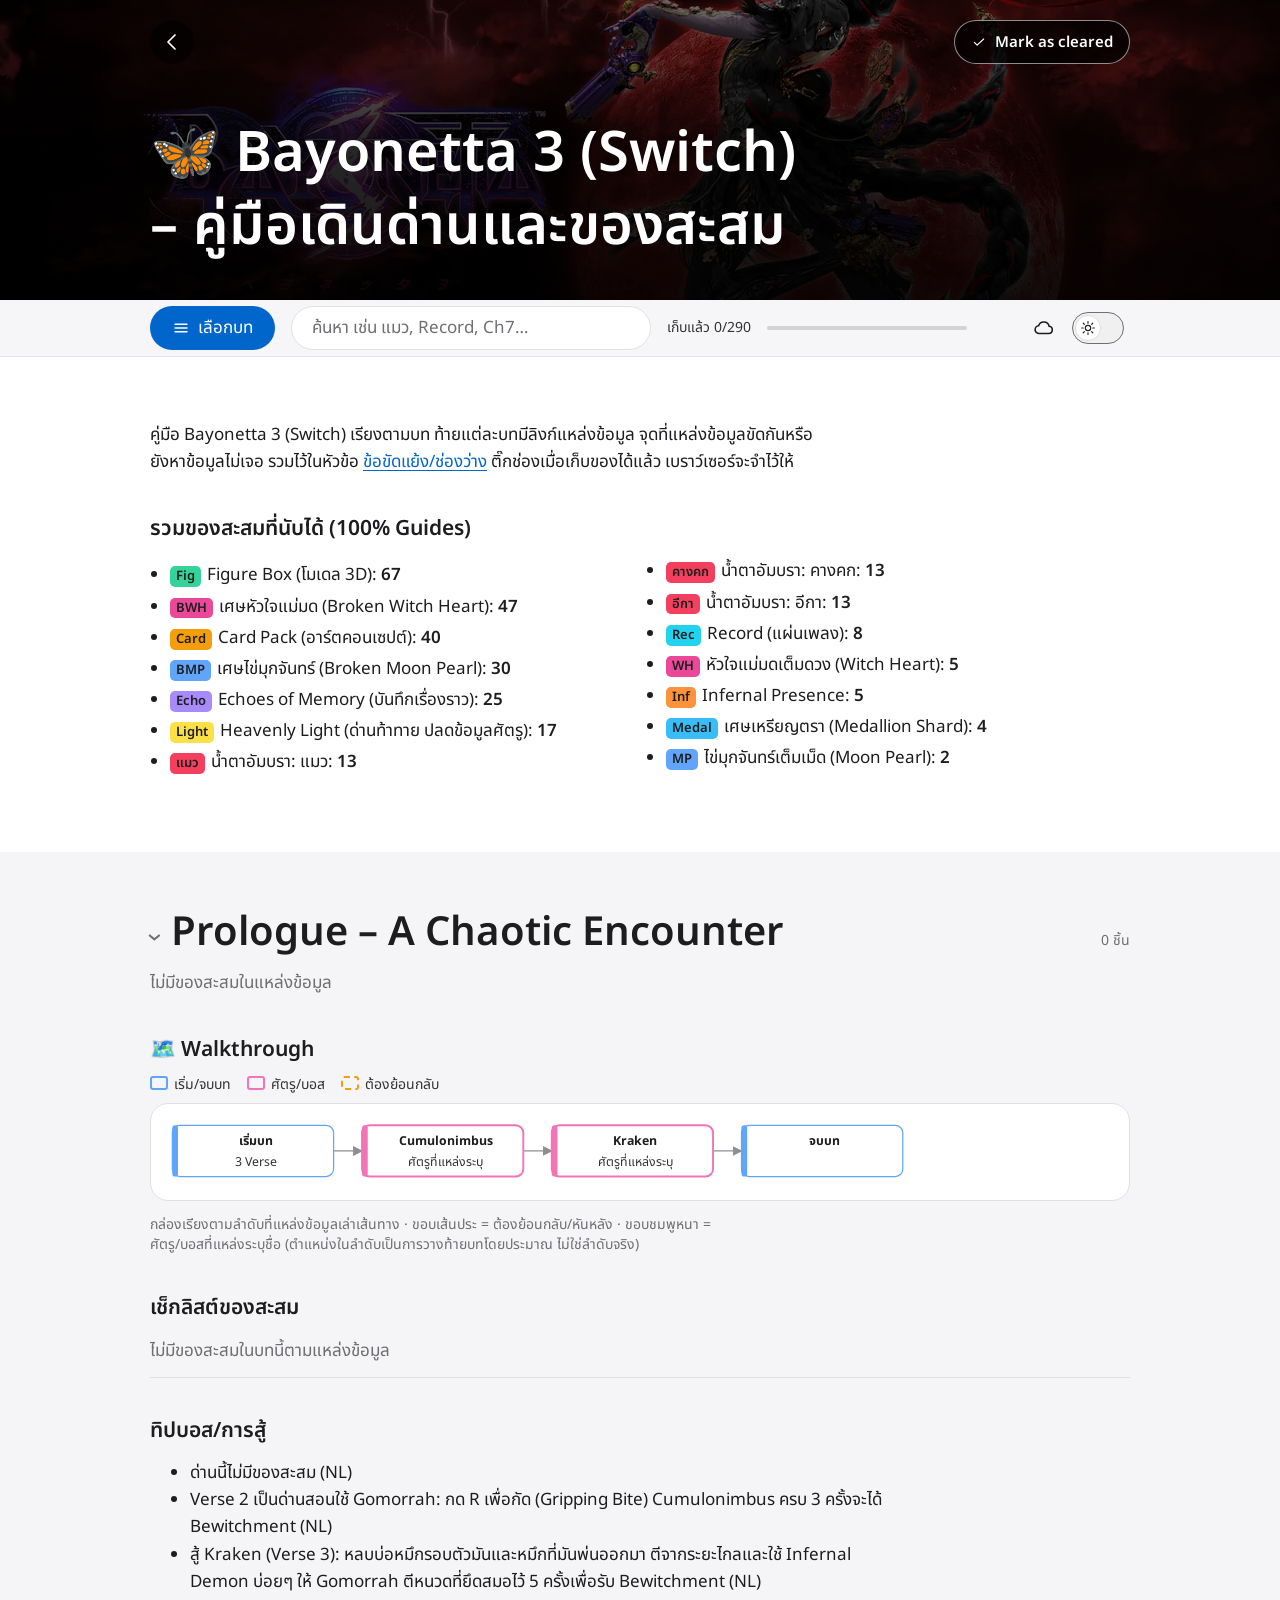
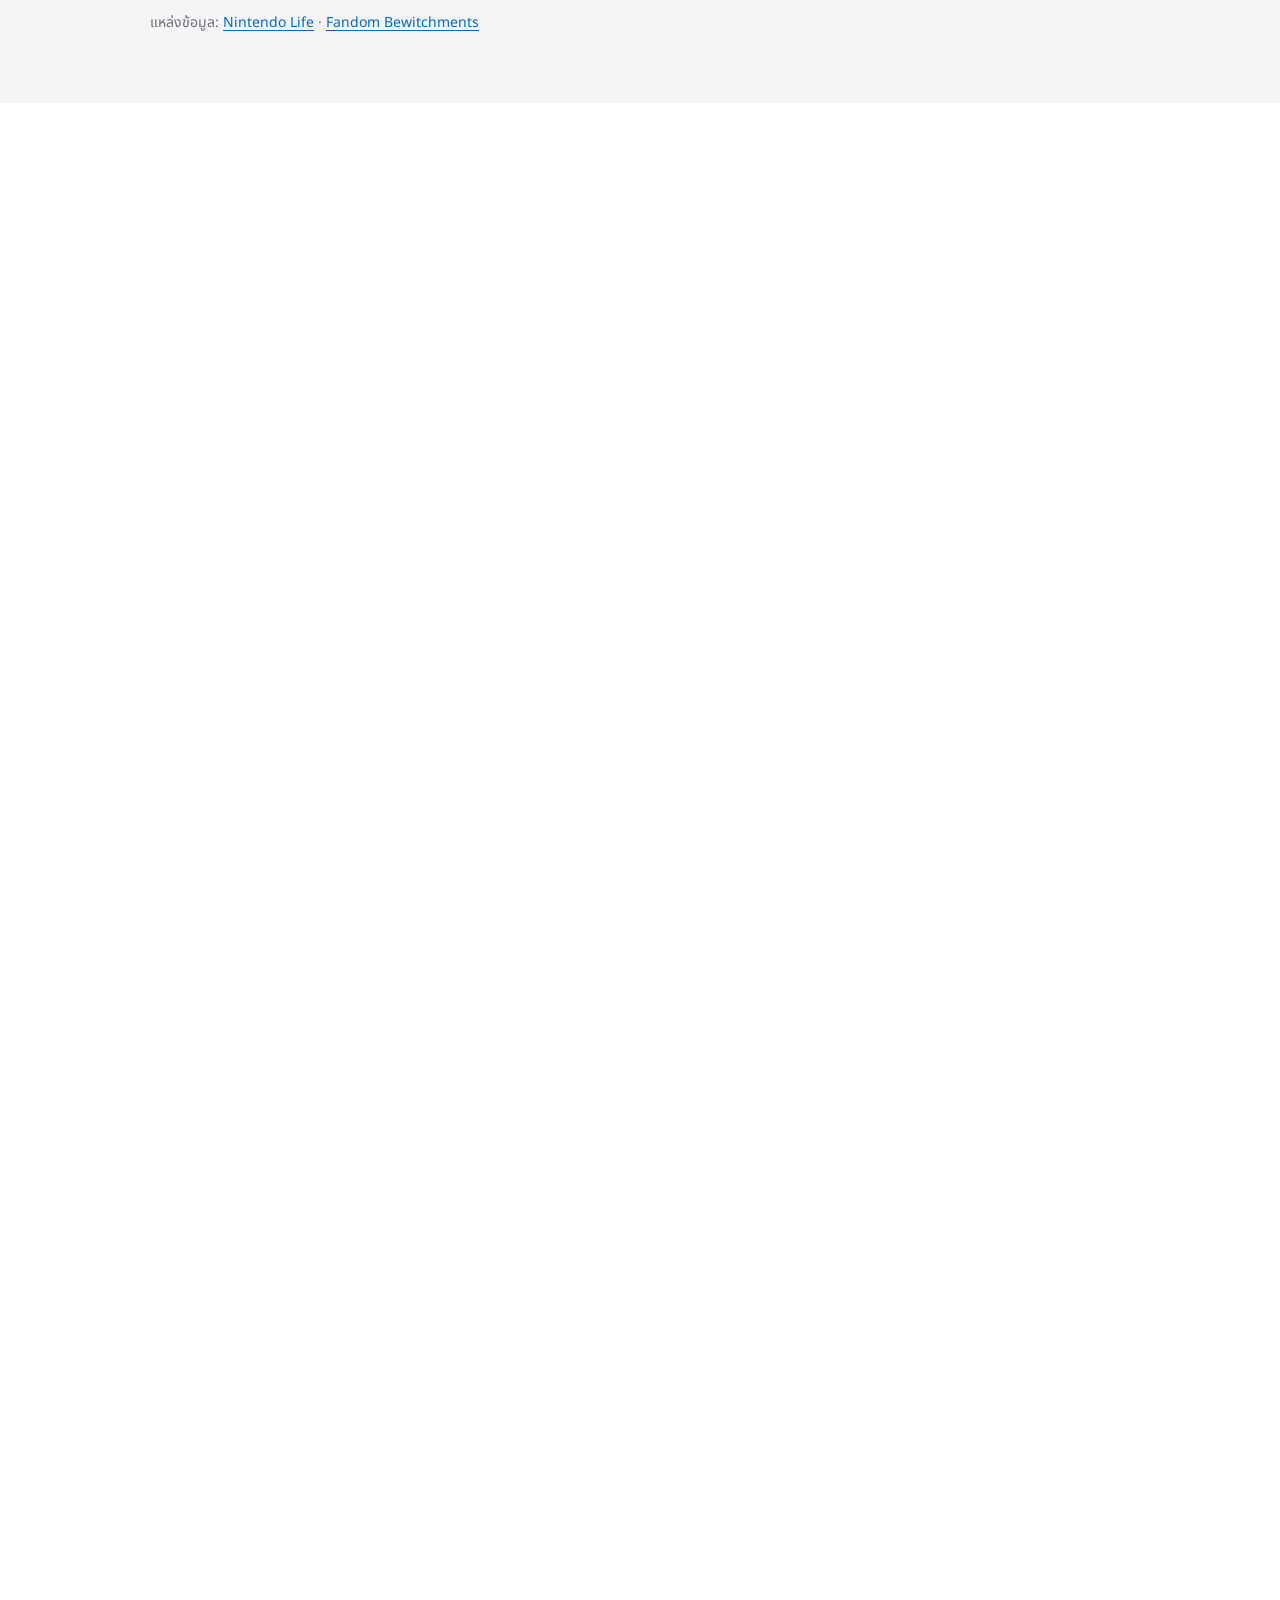
<file: guides/bayonetta3/Bayonetta3_Guide_TH.html>
<!doctype html><html lang="th"><head><meta charset="utf-8"><meta name="viewport" content="width=device-width,initial-scale=1"><meta name="theme-color" content="#f5f5f7" media="(prefers-color-scheme: light)"><meta name="theme-color" content="#000000" media="(prefers-color-scheme: dark)"><script>(function(){try{var t=localStorage.getItem("gg-theme");if(t!=="light"&&t!=="dark")return;document.documentElement.setAttribute("data-theme",t);var m=document.createElement("meta");m.id="gg-tc";m.name="theme-color";m.content=t==="dark"?"#000000":"#f5f5f7";document.head.appendChild(m)}catch(e){}})();</script><meta http-equiv="Content-Security-Policy" content="default-src 'self'; script-src 'self' 'sha256-wxrMCXuxXdX7F+DM3XKuAEX+iXGDzMGbfPqiImtFfOY=' 'sha256-d7iU93CCugQaxWMkBwXwQXG9kZpjVCHNTYLHml0J0oM='; style-src 'self' 'unsafe-inline'; img-src 'self' data:; connect-src https://api.github.com; object-src 'none'; base-uri 'none'"><title>Bayonetta 3 – คู่มือเดินด่านและของสะสม</title><link rel="preload" href="../../template/fonts/noto-sans-thai.woff2" as="font" type="font/woff2" crossorigin><style>/* game-guides template – Apple-like brief. Thai: no negative letter-spacing, body line-height 1.6. Self-hosted Noto Sans Thai (template/fonts/, OFL). */
@font-face{font-family:"Noto Sans Thai";font-style:normal;font-weight:400 700;font-display:swap;src:url("../../template/fonts/noto-sans-thai.woff2") format("woff2");unicode-range:U+0000,U+000D,U+0020-007E,U+00A0-00A3,U+00A5,U+00A7-00AB,U+00AE-00B0,U+00B4,U+00B6-00B8,U+00BA-00BB,U+00BF-0107,U+010A-0113,U+0116-011B,U+011E-0123,U+0126-0127,U+012A-012B,U+012E-0131,U+0136-0137,U+0139-013E,U+0141-0148,U+014A-014D,U+0150-015B,U+015E-0161,U+0164-0165,U+016A-017E,U+0218-021B,U+0237,U+02BC,U+02C6-02C7,U+02C9,U+02D7-02DD,U+0300-0304,U+0306-0308,U+030A-030C,U+0312,U+0326-0328,U+0331,U+0E01-0E3A,U+0E3F-0E5B,U+1E80-1E85,U+1E9E,U+1EF2-1EF3,U+200B-200D,U+2010,U+2013-2014,U+2018-201A,U+201C-201E,U+2022,U+2026,U+2039-203A,U+20AC,U+2122,U+2212,U+25CC}
:root{--blue:#0066cc;--on-blue:#fff;--fill:#0066cc;--focus:#0071e3;--blue-dk:#2997ff;--ink:#1d1d1f;--ink80:#333;--ink48:#6e6e73;--hair:#e0e0e0;--soft:#f0f0f0;--canvas:#fff;--parch:#f5f5f7;--pearl:#fafafc;--tile:#272729;--tile2:#2a2a2c;--chip:#d2d2d7;--field:#fff;--bar:rgba(245,245,247,.84);--bar-line:rgba(0,0,0,.08);--danger:#b3261e;--ok:#1e8e3e;--sel:#b3d4f5;--sel-ink:#1d1d1f;--mark:#e8f1fc;--scrim:rgba(0,0,0,.4);--fill-muted:rgba(210,210,215,.64);--line:#8e8e93;--back:#b25000;--sans:"Noto Sans Thai",Sarabun,"Sukhumvit Set",Tahoma,sans-serif;--disp:"Noto Sans Thai",Sarabun,"Sukhumvit Set",Tahoma,sans-serif;color-scheme:light;accent-color:var(--fill)}
html[data-theme="light"]{color-scheme:light}
html[data-theme="dark"]{--blue:#9ecbff;--on-blue:#041018;--fill:#0a84ff;--focus:#9ecbff;--ink:#f5f5f7;--ink80:#e8e8ed;--ink48:#aeaeb2;--hair:#3a3a3c;--soft:#2c2c2e;--canvas:#000;--parch:#1c1c1e;--pearl:#2c2c2e;--tile:#1c1c1e;--tile2:#2c2c2e;--chip:#48484a;--field:#2c2c2e;--bar:rgba(28,28,30,.88);--bar-line:rgba(255,255,255,.12);--danger:#ff6961;--ok:#32d74b;--sel:#1a3d66;--sel-ink:#f5f5f7;--mark:#163456;--scrim:rgba(0,0,0,.62);--fill-muted:rgba(255,255,255,.16);--line:#aeaeb2;--back:#f59e0b;color-scheme:dark}
@media (prefers-color-scheme:dark){:root:not([data-theme="light"]){--blue:#9ecbff;--on-blue:#041018;--fill:#0a84ff;--focus:#9ecbff;--ink:#f5f5f7;--ink80:#e8e8ed;--ink48:#aeaeb2;--hair:#3a3a3c;--soft:#2c2c2e;--canvas:#000;--parch:#1c1c1e;--pearl:#2c2c2e;--tile:#1c1c1e;--tile2:#2c2c2e;--chip:#48484a;--field:#2c2c2e;--bar:rgba(28,28,30,.88);--bar-line:rgba(255,255,255,.12);--danger:#ff6961;--ok:#32d74b;--sel:#1a3d66;--sel-ink:#f5f5f7;--mark:#163456;--scrim:rgba(0,0,0,.62);--fill-muted:rgba(255,255,255,.16);--line:#aeaeb2;--back:#f59e0b;color-scheme:dark}}
*{box-sizing:border-box}
html{scroll-padding-top:var(--hh,72px);-webkit-text-size-adjust:100%;scrollbar-color:var(--chip) var(--canvas)}
body{margin:0;background:var(--canvas);color:var(--ink);font:400 17px/1.6 var(--sans);-webkit-font-smoothing:antialiased;caret-color:var(--blue)}
::selection{background:var(--sel);color:var(--sel-ink)}
a{color:var(--blue);text-underline-offset:3px}
a:hover{text-decoration:underline}
button,summary,label{cursor:pointer}
a,button,summary,label{touch-action:manipulation}
:focus-visible{outline:2px solid var(--focus);outline-offset:2px}
:is(p,li,dd){text-wrap:pretty}
b,strong{font-weight:600}
.top{position:relative;isolation:isolate;overflow:hidden;display:flex;flex-direction:column;justify-content:space-between;align-items:flex-start;gap:28px;min-height:300px;padding:20px max(24px,calc((100% - 980px)/2)) 36px;color:#fff;background-color:#141418;background-image:var(--cover,linear-gradient(#272729,#272729));background-size:cover;background-position:center}
.top::before{content:"";position:absolute;inset:0;z-index:1;pointer-events:none;background:linear-gradient(180deg,rgba(0,0,0,.58) 0%,rgba(0,0,0,.62) 20%,rgba(0,0,0,.84) 46%,rgba(0,0,0,.92) 100%)}
.top img{position:absolute;inset:0;z-index:0;width:100%;height:100%;object-fit:cover;object-position:center 42%}
.top[data-cover="pla"] img{object-position:center 62%}
.top[data-cover="totk"] img{object-position:center 38%}
.top[data-cover="ffx"] img,.top[data-cover="lastfaith"] img{object-position:center center}
.top[data-cover="megamanzero"] img{object-position:center 72%}
.topbar,.top .back,.top h1,.clr{position:relative;z-index:2}
.top h1{font:600 56px/1.3 var(--disp);margin:0;max-width:22em;color:#fff;text-wrap:balance}
header{position:sticky;top:0;z-index:5;display:flex;flex-wrap:wrap;align-items:center;gap:8px 16px;min-height:52px;padding:6px max(16px,calc((100% - 980px)/2));background:var(--bar);-webkit-backdrop-filter:saturate(180%) blur(20px);backdrop-filter:saturate(180%) blur(20px);border-bottom:1px solid var(--bar-line)}
header nav{flex:none}
.hd{display:flex;flex-wrap:wrap;align-items:center;gap:8px 16px;flex:1 1 260px}
#q{flex:1 1 220px;max-width:360px;height:44px;padding:0 20px;font:400 17px var(--sans);color:var(--ink);background:var(--field);border:1px solid var(--hair);border-radius:9999px}
#q::placeholder{color:var(--ink48)}
#prog{font:400 14px/1.29 var(--sans);color:var(--ink80);font-variant-numeric:tabular-nums}
#pbar{flex:1 1 100px;max-width:200px;height:4px;background:var(--chip);border-radius:9999px;overflow:hidden}
#pbar i{display:block;height:100%;width:0;background:var(--fill);transition:width .4s cubic-bezier(.16,1,.3,1)}
#pkb{font:400 17px var(--sans);color:var(--on-blue);background:var(--fill);border:0;border-radius:9999px;padding:0 22px;min-height:44px;cursor:pointer;display:inline-flex;gap:8px;align-items:center;transition:transform .15s}
#pkb svg{display:block;flex:none}
#pkb:active,.grid a:active{transform:scale(.95)}
.pkc{font-weight:600;max-width:9ch;overflow:hidden;text-overflow:ellipsis;white-space:nowrap}
.pkc:empty{display:none}
.pkw{position:relative}
.pk{position:absolute;top:calc(100% + 10px);left:0;z-index:20;width:min(640px,calc(100vw - 32px));max-height:min(58vh,640px);overflow:auto;background:var(--canvas);border:1px solid var(--hair);border-radius:18px;padding:16px 24px 24px}
.pk[hidden],#pkbg[hidden]{display:none}
.pkhd{display:flex;align-items:center;gap:12px;font:600 21px/1.19 var(--disp)}
.pkintro{margin-left:auto;font-size:14px;padding:8px;min-height:44px;display:inline-flex;align-items:center}
.pkx{width:44px;height:44px;border:0;border-radius:50%;background:var(--fill-muted);color:var(--ink);display:inline-flex;align-items:center;justify-content:center;cursor:pointer}
.pgh{font:600 14px/1.29 var(--sans);color:var(--ink48);margin:16px 0 8px}
.grid{display:grid;gap:8px}
.gm{grid-template-columns:repeat(5,minmax(0,1fr))}
.gj,.gr{grid-template-columns:repeat(4,minmax(0,1fr))}
.grid a{display:flex;flex-direction:column;justify-content:center;min-height:56px;padding:8px 10px;border:1px solid var(--hair);border-radius:18px;background:var(--canvas);color:var(--ink);text-decoration:none;line-height:1.25;transition:transform .15s}
.grid a b{font:600 17px var(--sans);color:var(--blue)}
.grid a span{font-size:13px;color:var(--ink48);overflow:hidden;display:-webkit-box;-webkit-line-clamp:2;-webkit-box-orient:vertical}
.gr a b{font-size:14px}
.gr a span{display:none}
.grid a[aria-current=true]{border:2px solid var(--focus);padding:7px 9px}
main{padding:0}
#intro{padding:48px max(24px,calc((100% - 980px)/2)) 56px}
#intro p,main .w{max-width:68ch}
main>details :is(p,dd,:not(.ck)>li){max-width:72ch}
section>h2.h3{font:600 21px/1.19 var(--disp);margin:40px 0 12px}
#intro ul{padding-left:20px;columns:2 300px;column-gap:32px}
#intro li{margin:4px 0;break-inside:avoid}
.note{background:var(--parch);border:0;border-radius:18px;padding:20px 24px;color:var(--ink80)}
main>details{margin:0;border:0;border-radius:0;background:var(--canvas);padding:56px max(24px,calc((100% - 980px)/2))}
main>details:nth-of-type(odd){background:var(--parch)}
main>details.ch{content-visibility:auto;contain-intrinsic-size:auto 1400px}
summary{cursor:pointer;display:flex;align-items:baseline;gap:12px;list-style:none;min-height:44px}
summary::-webkit-details-marker{display:none}
summary::before{content:"›";font:400 28px/1 var(--sans);color:var(--ink48);transition:transform .2s;display:inline-block}
details[open]>summary::before{transform:rotate(90deg)}
summary h2{font:600 40px/1.25 var(--disp);margin:0;text-wrap:balance}
.cnt{margin-left:auto;font:400 14px var(--sans);color:var(--ink48);white-space:nowrap;font-variant-numeric:tabular-nums}
.cnt.done{color:var(--blue);font-weight:600}
h3{font:600 21px/1.19 var(--disp);margin:40px 0 12px}
.sm{margin:12px 0}
.b{display:inline-block;background:var(--c);color:#1d1d1f;font:600 13px/1.6 var(--sans);border-radius:5px;padding:0 6px;margin-right:2px}
.mut,.lg,.src{color:var(--ink48)}
.src,.lg{font:400 14px/1.43 var(--sans)}
.lgk{display:flex;flex-wrap:wrap;gap:4px 16px;font:400 14px var(--sans);color:var(--ink80);margin:8px 0}
.lgk span::before{content:"";display:inline-block;width:14px;height:10px;border-radius:3px;margin-right:6px;vertical-align:-1px;border:2px solid var(--k)}
.lgk .dash::before{border-style:dashed}
.fhint{display:none;font-size:14px;color:var(--ink48);margin:4px 0}
.flow{position:relative;overflow-x:auto;background:var(--canvas);border:1px solid var(--hair);border-radius:18px;padding:8px}
main>details:nth-of-type(even) .flow{background:var(--pearl)}
.fl{display:block;font-family:var(--sans)}
.fl text{text-anchor:middle}
.nb{fill:var(--canvas)}
.nl{fill:var(--ink);font-size:13px;font-weight:700}
.nd{fill:var(--ink80);font-size:13px}
.ed{fill:none;stroke:var(--line);stroke-width:1.5}
.bk{stroke-dasharray:5 4;stroke:var(--back)}
#ah path{fill:var(--line)}
.ck{list-style:none;padding:0;margin:0}
.ck li{border-bottom:1px solid var(--hair);padding:6px 0 12px}
.ck label{cursor:pointer;display:inline-flex;gap:10px;align-items:baseline;min-height:44px;padding:6px 0;margin-bottom:-6px}
.ck input{width:20px;height:20px;flex:none;transform:translateY(4px)}
.ck .w{color:var(--ink80);font-size:15px;line-height:1.6;margin-left:30px;overflow-wrap:anywhere}
.en{color:var(--ink48);font-size:14px;margin-left:30px;font-style:italic}
.ck li:has(input:checked) .w{text-decoration:line-through;opacity:.5}
.ck input:checked+*{opacity:.5}
.src{overflow-wrap:anywhere}
.tw{overflow-x:auto}
table{border-collapse:collapse;width:100%;font:400 15px/1.6 var(--sans)}
th,td{border-bottom:1px solid var(--hair);padding:10px 14px;text-align:left;vertical-align:top}
th{background:var(--parch);color:var(--ink);font-weight:600;font-size:14px}
tr:last-child td{border-bottom:0}
.hide{display:none}
#empty{display:none;padding:48px 24px;text-align:center;color:var(--ink48)}
@media (min-width:641px){.fl{max-width:100%;height:auto}
}
@media (max-width:1068px){.top h1{font-size:40px;line-height:1.3}
}
@media (max-width:640px){.top{min-height:232px;padding:16px 20px 28px}
.top h1{font-size:34px}
main>details{padding:40px 20px}
#intro{padding:32px 20px 40px}
summary h2{font-size:28px;line-height:1.3}
h3,section>h2.h3{font-size:21px;margin-top:32px}
header{-webkit-backdrop-filter:none;backdrop-filter:none;background:var(--parch);padding:6px 12px}
header{gap:6px 8px}
.hd{flex:1 1 100%;min-width:0;gap:2px 8px;order:3}
nav{order:1}
.tools{order:2}
#q{max-width:none;min-width:0;flex-basis:100%}
#prog{font-size:13px;line-height:1.4;padding-left:20px}
#pkb{padding:0 16px}
#pbar{display:none}
.fhint{display:block}
#pkbg{position:fixed;inset:0;background:var(--scrim);z-index:19}
.pk{position:fixed;left:0;right:0;bottom:0;top:auto;width:auto;max-height:82vh;border-radius:18px 18px 0 0;border:0;padding:10px 16px calc(20px + env(safe-area-inset-bottom))}
.pk::before{content:"";display:block;width:36px;height:5px;border-radius:9999px;background:var(--chip);margin:0 auto 8px}
.gr{grid-template-columns:repeat(3,minmax(0,1fr))}
.grid a span{display:none}
.grid a{align-items:center;min-height:48px}
}
@media (max-width:419px){.top h1{font-size:28px}
}
@media (prefers-reduced-motion:reduce){#pbar i,#pkb,.grid a,summary::before,.top .back,.home .cards a{transition:none}
#pkb:active,.grid a:active,.top .back:active,.home .cards a:active{transform:none}
}
.fl .nl,.fl .nd{font-family:var(--sans)}
.fl text{dominant-baseline:auto}
figure.map{margin:24px 0}figure.map img{display:block;max-width:100%;height:auto;border-radius:18px;background:var(--soft)}figure.map figcaption{font:400 14px/1.43 var(--sans);color:var(--ink48);margin-top:8px}figure.map .cr{font-size:12px}

.top .back{display:inline-flex;align-items:center;justify-content:center;width:44px;height:44px;margin:0;color:#fff;background:rgba(0,0,0,.55);border-radius:50%;text-decoration:none;transition:background .15s,transform .15s}.top .back:hover{background:rgba(0,0,0,.72);text-decoration:none}.top .back:active{transform:scale(.92);background:rgba(0,0,0,.8)}.top .back:focus-visible{outline:2px solid #fff;outline-offset:3px}
.capd summary{cursor:pointer;min-height:44px;line-height:1.43;padding:12px 0}

.sya button{font:400 17px var(--sans);min-height:44px;padding:0 22px;border-radius:9999px;border:0;cursor:pointer;background:var(--fill);color:var(--on-blue)}
.sya .sy2{background:var(--soft);color:var(--ink)}
#sys{margin:12px 0 0}#sys:empty{display:none}#sys.err{color:var(--danger)}
#syd{width:min(560px,calc(100vw - 24px));max-height:calc(100dvh - 24px);border:0;border-radius:18px;padding:24px;background:var(--canvas);color:var(--ink);font-family:var(--sans)}
#syd::backdrop{background:var(--scrim)}
#syd h2{font:600 21px/1.3 var(--disp);margin:0 0 8px}#syd ol{padding-left:20px;margin:8px 0}#syd li{margin:4px 0}
#syd code{background:var(--parch);border-radius:6px;padding:0 4px}
#syd label{display:block;font:600 14px var(--sans);margin:12px 0 4px}
#syd input{width:100%;min-height:44px;font:400 16px var(--sans);padding:0 12px;border:1px solid var(--chip);border-radius:12px;background:var(--pearl);color:var(--ink)}
#syd :focus-visible{outline:2px solid var(--focus);outline-offset:2px}
.sye{color:var(--danger);font:400 14px var(--sans);margin:8px 0 0;min-height:1em}
.sya{display:flex;flex-wrap:wrap;gap:8px;margin-top:16px}
.tools{display:flex;align-items:center;margin-left:auto;flex:none}
#syb{position:relative;flex:none;margin-left:0;width:44px;height:44px;display:inline-flex;align-items:center;justify-content:center;border:0;border-radius:50%;background:transparent;color:var(--ink);cursor:pointer}#syb:hover{background:var(--soft)}#syb:focus-visible{outline:2px solid var(--focus);outline-offset:2px}
#syd0{position:absolute;top:9px;right:8px;width:9px;height:9px;border-radius:50%;border:2px solid var(--parch);display:none}#syb[data-s] #syd0{display:block}#syb[data-s=ok] #syd0{background:var(--ok)}#syb[data-s=busy] #syd0{background:var(--chip)}#syb[data-s=off] #syd0{background:var(--ink48)}#syb[data-s=err] #syd0{background:var(--danger)}
@media (max-width:640px){#pkb{padding:0 12px;gap:6px}header{gap:6px 4px}}

.skip{position:fixed;inset-inline-start:16px;top:12px;z-index:30;min-height:44px;padding:0 18px;display:inline-flex;align-items:center;background:var(--fill);color:var(--on-blue);border-radius:9999px;text-decoration:none;transform:translateY(-120px)}
.skip:focus{transform:none}

/* Per-game color fields sit behind the key art and remain if the image is missing. */
.cv-bayonetta3,[data-cover="bayonetta3"]{--cover:linear-gradient(148deg,#7a2344 0%,#1a0c12 72%)}
.cv-ffx,[data-cover="ffx"]{--cover:linear-gradient(168deg,#24508f 0%,#10243f 100%)}
.cv-megamanzero,[data-cover="megamanzero"]{--cover:linear-gradient(135deg,#d24b3a 0%,#2a221c 100%)}
.cv-pla,[data-cover="pla"]{--cover:linear-gradient(165deg,#f3f0e4 0%,#6d907a 100%)}
.cv-lastfaith,[data-cover="lastfaith"]{--cover:linear-gradient(160deg,#5c4638 0%,#1a1410 100%)}
.cv-totk,[data-cover="totk"]{--cover:linear-gradient(180deg,#d5e3c4 0%,#3f5a3a 50%,#1c2430 100%)}

.home{max-width:1120px;margin:0 auto;padding:32px 24px 80px}
.home h1{font:600 40px/1.25 var(--disp);margin:0 0 8px;text-wrap:balance}
.home .lead{margin:0 0 28px;color:var(--ink80);max-width:40em}
.home .find{display:block;width:100%;height:44px;margin:0 0 20px;padding:0 20px;font:400 17px var(--sans);color:var(--ink);background:var(--field);border:1px solid var(--hair);border-radius:9999px}
.home .find::placeholder{color:var(--ink48)}
.home .cards{display:grid;gap:16px;grid-template-columns:1fr}
.home .cards a{display:flex;flex-direction:column;min-height:44px;padding:0;overflow:hidden;border:1px solid var(--hair);border-radius:18px;background:var(--parch);color:var(--ink);text-decoration:none;transition:border-color .2s,transform .2s}
.home .cards a:hover{border-color:var(--focus);text-decoration:none}
.home .cards a:active{transform:scale(.985)}
.home .cards a[hidden],.home #none[hidden]{display:none}
.home .cv{position:relative;display:block;aspect-ratio:16/9;overflow:hidden;background-color:#272729;background-image:var(--cover);background-position:center;background-size:cover}
.home .cv img{position:absolute;inset:0;width:100%;height:100%;object-fit:cover;display:block}
.home .cb{display:flex;flex-direction:column;align-items:flex-start;gap:4px;padding:16px 18px 18px}
.home .cards b{display:block;font:600 21px/1.35 var(--disp);color:var(--blue);text-wrap:balance}
.home .sub{color:var(--ink80);font-size:15px;line-height:1.6}
.home .pf{display:flex;flex-wrap:wrap;align-items:center;gap:8px;margin-top:8px;color:var(--ink80)}
.home .pf svg{display:block;fill:currentColor}
.home #none{margin:8px 0 0;color:var(--ink48)}
@media (min-width:720px){.home .cards{grid-template-columns:1fr 1fr}}
@media (min-width:1080px){.home .cards{grid-template-columns:1fr 1fr 1fr}}
@media (max-width:640px){.home{padding:24px 20px 56px}.home h1{font-size:28px;line-height:1.3}}
@media (prefers-reduced-motion:reduce){.top .back,.home .cards a,#pbar i,#pkb,.grid a,summary::before{transition:none}.top .back:active,.home .cards a:active,#pkb:active,.grid a:active{transform:none}}

/* Theme switch: 64×44 hit area, 52×32 pill track, knob slides on transform only. */
.sr{position:absolute;width:1px;height:1px;padding:0;margin:-1px;overflow:hidden;clip:rect(0,0,0,0);clip-path:inset(50%);white-space:nowrap;border:0}
.hbar{position:sticky;top:0;z-index:5;display:flex;justify-content:flex-end;align-items:center;min-height:52px;padding:6px max(20px,calc((100% - 1120px)/2 + 24px));background:var(--bar);-webkit-backdrop-filter:saturate(180%) blur(20px);backdrop-filter:saturate(180%) blur(20px);border-bottom:1px solid var(--bar-line)}
.thm{position:relative;flex:none;width:64px;height:44px;margin:0;padding:0;border:0;border-radius:9999px;background:transparent;color:var(--ink);display:inline-flex;align-items:center;justify-content:center;cursor:pointer}
.thm:hover .thm-track{border-color:var(--ink)}
.thm:focus-visible{outline:2px solid var(--focus);outline-offset:2px}
.thm-track{width:52px;height:32px;border-radius:9999px;background:var(--soft);border:1px solid var(--ink48);position:relative}
.thm-knob{position:absolute;top:2px;left:2px;width:26px;height:26px;border-radius:50%;background:#fff;color:#1d1d1f;border:1px solid var(--hair);display:flex;align-items:center;justify-content:center}
.thm .moon{display:none}
html.thm-ready .thm-knob{transition:transform .2s cubic-bezier(.16,1,.3,1)}
html.thm-ready .thm-track{transition:background .2s,border-color .2s}
html[data-theme="dark"] .thm-track{background:var(--fill);border-color:transparent}
html[data-theme="dark"] .thm-knob{transform:translateX(20px);border-color:transparent}
html[data-theme="dark"] .thm .sun{display:none}
html[data-theme="dark"] .thm .moon{display:block}
@media (prefers-color-scheme:dark){
 html:not([data-theme="light"]) .thm-track{background:var(--fill);border-color:transparent}
 html:not([data-theme="light"]) .thm-knob{transform:translateX(20px);border-color:transparent}
 html:not([data-theme="light"]) .thm .sun{display:none}
 html:not([data-theme="light"]) .thm .moon{display:block}
}
@media (max-width:640px){.hbar{-webkit-backdrop-filter:none;backdrop-filter:none;background:var(--parch)}}
@media (forced-colors:active){
 .thm-track{border-color:ButtonText}
 .thm-knob{background:ButtonFace;color:ButtonText}
 html[data-theme="dark"] .thm-track{background:Highlight;border-color:Highlight}
}
@media (prefers-reduced-motion:reduce){html.thm-ready .thm-knob,html.thm-ready .thm-track,.clr{transition:none}}

.topbar{display:flex;flex-wrap:wrap;align-items:center;gap:8px 12px;width:100%}
.clr{display:inline-flex;align-items:center;gap:8px;min-height:44px;margin-inline-start:auto;padding:0 16px;border-radius:9999px;border:1px solid rgba(255,255,255,.55);background:rgba(0,0,0,.72);color:#fff;font:600 15px/1 var(--sans);cursor:pointer;transition:background .15s,color .15s}
.clr svg{display:block;flex:none}
.clr:hover{background:rgba(0,0,0,.84)}
.clr[aria-pressed="true"]{background:#fff;color:#1d1d1f;border-color:transparent}
.clr[aria-pressed="true"]:hover{background:#fff}
.clr:focus-visible{outline:2px solid #fff;outline-offset:3px}
.home .bdg{position:absolute;z-index:1;top:12px;inset-inline-start:12px;display:inline-flex;align-items:center;min-height:28px;padding:0 10px;border-radius:9999px;border:1px solid rgba(0,0,0,.2);background:#fff;color:#1d1d1f;font:600 14px/1 var(--sans);white-space:nowrap}
.home .bdg[hidden]{display:none !important}
</style></head><body><a class="skip" href="#intro">ข้ามไปเนื้อหา</a><svg width="0" height="0" style="position:absolute" aria-hidden="true"><defs><marker id="ah" viewBox="0 0 10 10" refX="9" refY="5" markerWidth="7" markerHeight="7" orient="auto"><path d="M0 0L10 5L0 10z" fill="#9a90b5"/></marker></defs></svg>
<div class="top" data-cover="bayonetta3"><img src="hero.webp" width="1280" height="653" alt="" decoding="async"><div class="topbar"><a class="back" href="../../index.html" aria-label="กลับไปคู่มือทั้งหมด"><svg width="24" height="24" viewBox="0 0 24 24" fill="none" stroke="currentColor" stroke-width="1.75" stroke-linecap="round" stroke-linejoin="round" aria-hidden="true"><path d="M15 5l-7 7 7 7"/></svg></a><button type="button" id="clr" class="clr" aria-pressed="false"><svg class="clr-i" width="16" height="16" viewBox="0 0 24 24" fill="none" stroke="currentColor" stroke-width="1.75" stroke-linecap="round" stroke-linejoin="round" aria-hidden="true" hidden><path d="M5 12.5l4.2 4.2L19 7.5"/></svg><span id="clrl">Mark as cleared</span></button></div><h1>🦋 Bayonetta 3 (Switch) – คู่มือเดินด่านและของสะสม</h1></div><header><nav aria-label="สารบัญ"><div class="pkw"><button type="button" id="pkb" aria-haspopup="dialog" aria-expanded="false" aria-controls="pk"><svg width="18" height="18" viewBox="0 0 24 24" fill="none" stroke="currentColor" stroke-width="1.75" stroke-linecap="round" aria-hidden="true"><path d="M4 7h16M4 12h16M4 17h16"/></svg> เลือกบท <span id="pkc" class="pkc"></span></button><div id="pk" class="pk" role="dialog" aria-modal="false" aria-labelledby="pkt" hidden><div class="pkhd"><span id="pkt">ไปที่บท</span><a href="#intro" class="pkintro" data-s="intro">↑ เริ่มต้น</a><button type="button" class="pkx" aria-label="ปิด"><svg width="16" height="16" viewBox="0 0 24 24" fill="none" stroke="currentColor" stroke-width="1.75" stroke-linecap="round" aria-hidden="true"><path d="M6 6l12 12M18 6L6 18"/></svg></button></div><div class="pg"><h2 class="pgh">เนื้อเรื่องหลัก</h2><div class="grid gm"><a href="#pro" data-s="pro" title="Prologue – A Chaotic Encounter" aria-label="Prologue – A Chaotic Encounter"><b>P</b><span>A Chaotic Encounter</span></a><a href="#c1" data-s="c1" title="Chapter 1 – Scrambling for Answers" aria-label="Chapter 1 – Scrambling for Answers"><b>1</b><span>Scrambling for Answers</span></a><a href="#c2" data-s="c2" title="Chapter 2 – City on Fire" aria-label="Chapter 2 – City on Fire"><b>2</b><span>City on Fire</span></a><a href="#c3" data-s="c3" title="Chapter 3 – A Sinking Feeling" aria-label="Chapter 3 – A Sinking Feeling"><b>3</b><span>A Sinking Feeling</span></a><a href="#c4" data-s="c4" title="Chapter 4 – Worlds Apart" aria-label="Chapter 4 – Worlds Apart"><b>4</b><span>Worlds Apart</span></a><a href="#c5" data-s="c5" title="Chapter 5 – Hot Pursuit" aria-label="Chapter 5 – Hot Pursuit"><b>5</b><span>Hot Pursuit</span></a><a href="#c6" data-s="c6" title="Chapter 6 – Off the Rails" aria-label="Chapter 6 – Off the Rails"><b>6</b><span>Off the Rails</span></a><a href="#c7" data-s="c7" title="Chapter 7 – Burning Sands" aria-label="Chapter 7 – Burning Sands"><b>7</b><span>Burning Sands</span></a><a href="#c8" data-s="c8" title="Chapter 8 – A Croaking Chorus" aria-label="Chapter 8 – A Croaking Chorus"><b>8</b><span>A Croaking Chorus</span></a><a href="#c9" data-s="c9" title="Chapter 9 – Learning to Fly" aria-label="Chapter 9 – Learning to Fly"><b>9</b><span>Learning to Fly</span></a><a href="#c10" data-s="c10" title="Chapter 10 – Cover of Night" aria-label="Chapter 10 – Cover of Night"><b>10</b><span>Cover of Night</span></a><a href="#c11" data-s="c11" title="Chapter 11 – A Familiar Dance" aria-label="Chapter 11 – A Familiar Dance"><b>11</b><span>A Familiar Dance</span></a><a href="#c12" data-s="c12" title="Chapter 12 – The Edge of Madness" aria-label="Chapter 12 – The Edge of Madness"><b>12</b><span>The Edge of Madness</span></a><a href="#c13" data-s="c13" title="Chapter 13 – Kingdom of One" aria-label="Chapter 13 – Kingdom of One"><b>13</b><span>Kingdom of One</span></a><a href="#c14" data-s="c14" title="Chapter 14 – The Single Truth (บทสุดท้าย)" aria-label="Chapter 14 – The Single Truth (บทสุดท้าย)"><b>14</b><span>The Single Truth (บทสุดท้าย)</span></a></div></div><div class="pg"><h2 class="pgh">Jeanne (Side Chapter)</h2><div class="grid gj"><a href="#s1" data-s="s1" title="Side Chapter 1 (Jeanne) – The Crimson Shadow" aria-label="Side Chapter 1 (Jeanne) – The Crimson Shadow"><b>J1</b><span>The Crimson Shadow</span></a><a href="#s2" data-s="s2" title="Side Chapter 2 (Jeanne) – The Lynx Strikes" aria-label="Side Chapter 2 (Jeanne) – The Lynx Strikes"><b>J2</b><span>The Lynx Strikes</span></a><a href="#s3" data-s="s3" title="Side Chapter 3 (Jeanne) – High Stakes" aria-label="Side Chapter 3 (Jeanne) – High Stakes"><b>J3</b><span>High Stakes</span></a><a href="#s4" data-s="s4" title="Side Chapter 4 (Jeanne) – The Doctor Is Out" aria-label="Side Chapter 4 (Jeanne) – The Doctor Is Out"><b>J4</b><span>The Doctor Is Out</span></a></div></div><div class="pg"><h2 class="pgh">อ้างอิง</h2><div class="grid gr"><a href="#ref-w" data-s="ref-w" title="อาวุธทั้งหมด + Infernal Demon คู่กัน" aria-label="อาวุธทั้งหมด + Infernal Demon คู่กัน"><b>อาวุธ</b><span>อาวุธทั้งหมด + Infernal Demon คู่กัน</span></a><a href="#ref-a" data-s="ref-a" title="Accessories ทั้งหมด (16 ชิ้น)" aria-label="Accessories ทั้งหมด (16 ชิ้น)"><b>Accessory</b><span>Accessories ทั้งหมด (16 ชิ้น)</span></a><a href="#ref-i" data-s="ref-i" title="ไอเท็มร้าน Gates of Hell (Seeds) &amp; ไอเท็มสำคัญ" aria-label="ไอเท็มร้าน Gates of Hell (Seeds) &amp; ไอเท็มสำคัญ"><b>ไอเท็ม/ร้าน</b><span>ไอเท็มร้าน Gates of Hell (Seeds) &amp; ไอเท็มสำคัญ</span></a><a href="#ref-c" data-s="ref-c" title="ชุด (Costumes) &amp; Rodin&#x27;s Treasures (Halos)" aria-label="ชุด (Costumes) &amp; Rodin&#x27;s Treasures (Halos)"><b>ชุด</b><span>ชุด (Costumes) &amp; Rodin&#x27;s Treasures (Halos)</span></a><a href="#ref-x" data-s="ref-x" title="คอนเทนต์ลับ &amp; หลังจบเกม" aria-label="คอนเทนต์ลับ &amp; หลังจบเกม"><b>ลับ</b><span>คอนเทนต์ลับ &amp; หลังจบเกม</span></a><a href="#notes" data-s="notes" title="⚠ ข้อขัดแย้ง &amp; ช่องว่างข้อมูล" aria-label="⚠ ข้อขัดแย้ง &amp; ช่องว่างข้อมูล"><b>ข้อขัดแย้ง</b><span>⚠ ข้อขัดแย้ง &amp; ช่องว่างข้อมูล</span></a><a href="#srcs" data-s="srcs" title="แหล่งข้อมูลทั้งหมด" aria-label="แหล่งข้อมูลทั้งหมด"><b>แหล่งข้อมูล</b><span>แหล่งข้อมูลทั้งหมด</span></a></div></div></div><div id="pkbg" hidden></div></div></nav><div class="hd"><input id="q" type="search" aria-label="ค้นหา" autocomplete="off" placeholder="ค้นหา เช่น แมว, Record, Ch7…"><span id="prog" aria-live="polite"></span><span id="pbar" aria-hidden="true"><i></i></span></div><div class="tools"><button type="button" id="syb" aria-haspopup="dialog" aria-label="ตั้งค่าซิงก์" title="ตั้งค่าซิงก์"><svg width="22" height="22" viewBox="0 0 24 24" fill="none" stroke="currentColor" stroke-width="1.75" stroke-linecap="round" stroke-linejoin="round" aria-hidden="true"><path d="M7 18h10a4 4 0 0 0 .6-7.96A6 6 0 0 0 6.1 9.6 4.2 4.2 0 0 0 7 18z"/></svg><i id="syd0" aria-hidden="true"></i></button><button type="button" id="thm" class="thm" role="switch" aria-checked="false"><span class="sr" id="thml">ธีมสว่าง</span><span class="thm-track" aria-hidden="true"><span class="thm-knob"><svg class="sun" width="16" height="16" viewBox="0 0 24 24" fill="none" stroke="currentColor" stroke-width="1.75" stroke-linecap="round" aria-hidden="true"><circle cx="12" cy="12" r="4"/><path d="M12 2.5v2.2M12 19.3V21.5M2.5 12h2.2M19.3 12h2.2M4.8 4.8l1.6 1.6M17.6 17.6l1.6 1.6M19.2 4.8l-1.6 1.6M6.4 17.6l-1.6 1.6"/></svg><svg class="moon" width="16" height="16" viewBox="0 0 24 24" fill="none" stroke="currentColor" stroke-width="1.75" stroke-linecap="round" stroke-linejoin="round" aria-hidden="true"><path d="M20.5 14.2A8 8 0 1 1 9.8 3.5 6.4 6.4 0 0 0 20.5 14.2z"/></svg></span></span></button></div></header>
<main><p id="empty" role="status">ไม่พบผลลัพธ์ ลองค้นด้วยคำอื่น</p><section id="intro"><p>คู่มือ Bayonetta 3 (Switch) เรียงตามบท ท้ายแต่ละบทมีลิงก์แหล่งข้อมูล จุดที่แหล่งข้อมูลขัดกันหรือยังหาข้อมูลไม่เจอ รวมไว้ในหัวข้อ <a href="#notes">ข้อขัดแย้ง/ช่องว่าง</a> ติ๊กช่องเมื่อเก็บของได้แล้ว เบราว์เซอร์จะจำไว้ให้</p>
<h2 class="h3">รวมของสะสมที่นับได้ (100% Guides)</h2>
<ul><li><span class="b" style="--c:#34d399">Fig</span> Figure Box (โมเดล 3D): <b>67</b></li><li><span class="b" style="--c:#ec4899">BWH</span> เศษหัวใจแม่มด (Broken Witch Heart): <b>47</b></li><li><span class="b" style="--c:#f59e0b">Card</span> Card Pack (อาร์ตคอนเซปต์): <b>40</b></li><li><span class="b" style="--c:#60a5fa">BMP</span> เศษไข่มุกจันทร์ (Broken Moon Pearl): <b>30</b></li><li><span class="b" style="--c:#a78bfa">Echo</span> Echoes of Memory (บันทึกเรื่องราว): <b>25</b></li><li><span class="b" style="--c:#fde047">Light</span> Heavenly Light (ด่านท้าทาย ปลดข้อมูลศัตรู): <b>17</b></li><li><span class="b" style="--c:#f43f5e">แมว</span> น้ำตาอัมบรา: แมว: <b>13</b></li><li><span class="b" style="--c:#f43f5e">คางคก</span> น้ำตาอัมบรา: คางคก: <b>13</b></li><li><span class="b" style="--c:#f43f5e">อีกา</span> น้ำตาอัมบรา: อีกา: <b>13</b></li><li><span class="b" style="--c:#22d3ee">Rec</span> Record (แผ่นเพลง): <b>8</b></li><li><span class="b" style="--c:#ec4899">WH</span> หัวใจแม่มดเต็มดวง (Witch Heart): <b>5</b></li><li><span class="b" style="--c:#fb923c">Inf</span> Infernal Presence: <b>5</b></li><li><span class="b" style="--c:#38bdf8">Medal</span> เศษเหรียญตรา (Medallion Shard): <b>4</b></li><li><span class="b" style="--c:#60a5fa">MP</span> ไข่มุกจันทร์เต็มเม็ด (Moon Pearl): <b>2</b></li></ul></section>
<details class="ch" id="pro" open><summary><h2>Prologue – A Chaotic Encounter</h2><span class="cnt">0 ชิ้น</span></summary>
<p class="sm"><span class="mut">ไม่มีของสะสมในแหล่งข้อมูล</span></p>
<h3>🗺️ Walkthrough</h3><div class="lgk"><span style="--k:#60a5fa">เริ่ม/จบบท</span><span style="--k:#f472b6">ศัตรู/บอส</span><span class="dash" style="--k:#f59e0b">ต้องย้อนกลับ</span></div><p class="fhint">← เลื่อนซ้าย-ขวาเพื่อดู Walkthrough ทั้งหมด →</p><div class="flow" data-flow="{&quot;label&quot;:&quot;Walkthrough Prologue – A Chaotic Encounter&quot;,&quot;nodes&quot;:[{&quot;k&quot;:&quot;start&quot;,&quot;l&quot;:&quot;เริ่มบท&quot;,&quot;s&quot;:&quot;3 Verse&quot;,&quot;c&quot;:&quot;#60a5fa&quot;},{&quot;k&quot;:&quot;boss&quot;,&quot;l&quot;:&quot;Cumulonimbus&quot;,&quot;s&quot;:&quot;ศัตรูที่แหล่งระบุ&quot;,&quot;c&quot;:&quot;#f472b6&quot;},{&quot;k&quot;:&quot;boss&quot;,&quot;l&quot;:&quot;Kraken&quot;,&quot;s&quot;:&quot;ศัตรูที่แหล่งระบุ&quot;,&quot;c&quot;:&quot;#f472b6&quot;},{&quot;k&quot;:&quot;end&quot;,&quot;l&quot;:&quot;จบบท&quot;,&quot;s&quot;:&quot;&quot;,&quot;c&quot;:&quot;#60a5fa&quot;}]}"><ol class="flx"><li>เริ่มบท · 3 Verse</li><li>Cumulonimbus · ศัตรูที่แหล่งระบุ</li><li>Kraken · ศัตรูที่แหล่งระบุ</li><li>จบบท</li></ol></div>
<p class="lg">กล่องเรียงตามลำดับที่แหล่งข้อมูลเล่าเส้นทาง · ขอบเส้นประ = ต้องย้อนกลับ/หันหลัง · ขอบชมพูหนา = ศัตรู/บอสที่แหล่งระบุชื่อ (ตำแหน่งในลำดับเป็นการวางท้ายบทโดยประมาณ ไม่ใช่ลำดับจริง)</p>
<h3>เช็กลิสต์ของสะสม</h3><ul class="ck"><li class="mut">ไม่มีของสะสมในบทนี้ตามแหล่งข้อมูล</li></ul>
<h3>ทิปบอส/การสู้</h3><ul><li>ด่านนี้ไม่มีของสะสม (NL)</li><li>Verse 2 เป็นด่านสอนใช้ Gomorrah: กด R เพื่อกัด (Gripping Bite) Cumulonimbus ครบ 3 ครั้งจะได้ Bewitchment (NL)</li><li>สู้ Kraken (Verse 3): หลบบ่อหมึกรอบตัวมันและหมึกที่มันพ่นออกมา ตีจากระยะไกลและใช้ Infernal Demon บ่อยๆ ให้ Gomorrah ตีหนวดที่ยึดสมอไว้ 5 ครั้งเพื่อรับ Bewitchment (NL)</li></ul>
<p class="src">แหล่งข้อมูล: <a href="https://www.nintendolife.com/guides/bayonetta-3-prologue-a-chaotic-encounter-walkthrough">Nintendo Life</a> · <a href="https://bayonetta.fandom.com/wiki/Bewitchments_(Bayonetta_3)">Fandom Bewitchments</a></p></details>
<details class="ch" id="c1" open><summary><h2>Chapter 1 – Scrambling for Answers</h2><span class="cnt">23 ชิ้น</span></summary>
<p class="sm"><span class="b" style="--c:#38bdf8">Medal</span>×1 <span class="b" style="--c:#34d399">Fig</span>×5 <span class="b" style="--c:#a78bfa">Echo</span>×3 <span class="b" style="--c:#f59e0b">Card</span>×5 <span class="b" style="--c:#ec4899">BWH</span>×3 <span class="b" style="--c:#f43f5e">แมว</span>×1 <span class="b" style="--c:#60a5fa">BMP</span>×1 <span class="b" style="--c:#fde047">Light</span>×1 <span class="b" style="--c:#f43f5e">คางคก</span>×1 <span class="b" style="--c:#f43f5e">อีกา</span>×1 <span class="b" style="--c:#ec4899">WH</span>×1</p>
<h3>🗺️ Walkthrough</h3><div class="lgk"><span style="--k:#60a5fa">เริ่ม/จบบท</span><span style="--k:#f472b6">ศัตรู/บอส</span><span class="dash" style="--k:#f59e0b">ต้องย้อนกลับ</span></div><p class="fhint">← เลื่อนซ้าย-ขวาเพื่อดู Walkthrough ทั้งหมด →</p><div class="flow" data-flow="{&quot;label&quot;:&quot;Walkthrough Chapter 1 – Scrambling for Answers&quot;,&quot;nodes&quot;:[{&quot;k&quot;:&quot;start&quot;,&quot;l&quot;:&quot;เริ่มบท&quot;,&quot;s&quot;:&quot;13 Verse&quot;,&quot;c&quot;:&quot;#60a5fa&quot;},{&quot;k&quot;:&quot;it&quot;,&quot;l&quot;:&quot;#1 Medal&quot;,&quot;s&quot;:&quot;จุดเริ่ม หันหลัง 180° ไปหน้าผาซ้าย&quot;,&quot;c&quot;:&quot;#38bdf8&quot;,&quot;b&quot;:1},{&quot;k&quot;:&quot;it&quot;,&quot;l&quot;:&quot;#2 Fig&quot;,&quot;s&quot;:&quot;จุดเริ่ม ก่อนขึ้นเนิน ไปทางซ้ายแล้วกระโดดลง&quot;,&quot;c&quot;:&quot;#34d399&quot;},{&quot;k&quot;:&quot;it&quot;,&quot;l&quot;:&quot;#3 Echo&quot;,&quot;s&quot;:&quot;ขึ้นเนินแล้ว ทุบกำแพงอาคารทรงกลมทางขวา&quot;,&quot;c&quot;:&quot;#a78bfa&quot;},{&quot;k&quot;:&quot;it&quot;,&quot;l&quot;:&quot;#4 Card&quot;,&quot;s&quot;:&quot;อาคารทรงกลมทางขวา อยู่บนกิ่งไม้อีกฝั่ง&quot;,&quot;c&quot;:&quot;#f59e0b&quot;},{&quot;k&quot;:&quot;it&quot;,&quot;l&quot;:&quot;#5 BWH&quot;,&quot;s&quot;:&quot;จาก Card Pack หันหลัง เข้าแสงม่วงทำชาเลนจ์&quot;,&quot;c&quot;:&quot;#ec4899&quot;,&quot;b&quot;:1},{&quot;k&quot;:&quot;it&quot;,&quot;l&quot;:&quot;#6 Card&quot;,&quot;s&quot;:&quot;แท่นกลมใกล้น้ำตก ไต่ขึ้นไปจนสุด&quot;,&quot;c&quot;:&quot;#f59e0b&quot;},{&quot;k&quot;:&quot;it&quot;,&quot;l&quot;:&quot;#7 BWH&quot;,&quot;s&quot;:&quot;หลังสู้รอบถัดไป ชิดซ้ายเอากุญแจยักษ์&quot;,&quot;c&quot;:&quot;#ec4899&quot;,&quot;b&quot;:1},{&quot;k&quot;:&quot;it&quot;,&quot;l&quot;:&quot;#8 แมว&quot;,&quot;s&quot;:&quot;Shibuya ไปทางซ้าย แมวดำใต้ซากตึก&quot;,&quot;c&quot;:&quot;#f43f5e&quot;},{&quot;k&quot;:&quot;it&quot;,&quot;l&quot;:&quot;#9 BMP&quot;,&quot;s&quot;:&quot;Shibuya ไปทางขวา ทำชาเลนจ์&quot;,&quot;c&quot;:&quot;#60a5fa&quot;},{&quot;k&quot;:&quot;it&quot;,&quot;l&quot;:&quot;#10 Echo&quot;,&quot;s&quot;:&quot;ถนนที่ 2 ทางขวา ใช้ศัตรูย้อนเวลาสร้างทางขึ้นตึก&quot;,&quot;c&quot;:&quot;#a78bfa&quot;,&quot;b&quot;:1},{&quot;k&quot;:&quot;it&quot;,&quot;l&quot;:&quot;#11 Fig&quot;,&quot;s&quot;:&quot;ทางขวาของศัตรูที่ควบคุมเวลาได้&quot;,&quot;c&quot;:&quot;#34d399&quot;},{&quot;k&quot;:&quot;it&quot;,&quot;l&quot;:&quot;#12 Fig&quot;,&quot;s&quot;:&quot;ช่วงรถไฟ ทางซ้ายของทางเข้าตึก 101&quot;,&quot;c&quot;:&quot;#34d399&quot;},{&quot;k&quot;:&quot;it&quot;,&quot;l&quot;:&quot;#13 Light&quot;,&quot;s&quot;:&quot;นอกตึก 101 ร่อนข้ามถนนไปตึกฝั่งตรงข้าม&quot;,&quot;c&quot;:&quot;#fde047&quot;},{&quot;k&quot;:&quot;it&quot;,&quot;l&quot;:&quot;#14 Card&quot;,&quot;s&quot;:&quot;ทางขวาของ Heavenly Light&quot;,&quot;c&quot;:&quot;#f59e0b&quot;},{&quot;k&quot;:&quot;it&quot;,&quot;l&quot;:&quot;#15 Fig&quot;,&quot;s&quot;:&quot;รถไฟลอย → หลังคาตึก 101 → ป้าย → ยอดตึก&quot;,&quot;c&quot;:&quot;#34d399&quot;},{&quot;k&quot;:&quot;it&quot;,&quot;l&quot;:&quot;#16 Card&quot;,&quot;s&quot;:&quot;ลงไปทางเข้าตึก 101 ขึ้นบันไดด้านข้าง&quot;,&quot;c&quot;:&quot;#f59e0b&quot;},{&quot;k&quot;:&quot;it&quot;,&quot;l&quot;:&quot;#17 คางคก&quot;,&quot;s&quot;:&quot;ออกอีกฝั่งตึก 101 คางคกบนป้ายกลมทางขวา&quot;,&quot;c&quot;:&quot;#f43f5e&quot;},{&quot;k&quot;:&quot;it&quot;,&quot;l&quot;:&quot;#18 BWH&quot;,&quot;s&quot;:&quot;ชาเลนจ์ปลายถนนทางซ้ายของร้านค้า&quot;,&quot;c&quot;:&quot;#ec4899&quot;},{&quot;k&quot;:&quot;it&quot;,&quot;l&quot;:&quot;#19 Card&quot;,&quot;s&quot;:&quot;อุโมงค์ท่อระบายน้ำ ทางขวาใกล้จุดเริ่ม&quot;,&quot;c&quot;:&quot;#f59e0b&quot;},{&quot;k&quot;:&quot;it&quot;,&quot;l&quot;:&quot;#20 อีกา&quot;,&quot;s&quot;:&quot;ลานกลมในท่อ อีกาอีกฝั่ง ต้องไล่จับ&quot;,&quot;c&quot;:&quot;#f43f5e&quot;},{&quot;k&quot;:&quot;it&quot;,&quot;l&quot;:&quot;#21 Fig&quot;,&quot;s&quot;:&quot;บันไดเหล็กที่ลงจากจุดอีกา&quot;,&quot;c&quot;:&quot;#34d399&quot;},{&quot;k&quot;:&quot;it&quot;,&quot;l&quot;:&quot;#22 Echo&quot;,&quot;s&quot;:&quot;ห้องใหญ่ที่มีเสาในท่อระบายน้ำ&quot;,&quot;c&quot;:&quot;#a78bfa&quot;},{&quot;k&quot;:&quot;it&quot;,&quot;l&quot;:&quot;#23 WH&quot;,&quot;s&quot;:&quot;จับแมลงในกล่องบนรางรถไฟ&quot;,&quot;c&quot;:&quot;#ec4899&quot;},{&quot;k&quot;:&quot;boss&quot;,&quot;l&quot;:&quot;Pannus&quot;,&quot;s&quot;:&quot;ศัตรูที่แหล่งระบุ&quot;,&quot;c&quot;:&quot;#f472b6&quot;},{&quot;k&quot;:&quot;boss&quot;,&quot;l&quot;:&quot;Stratus&quot;,&quot;s&quot;:&quot;ศัตรูที่แหล่งระบุ&quot;,&quot;c&quot;:&quot;#f472b6&quot;},{&quot;k&quot;:&quot;end&quot;,&quot;l&quot;:&quot;จบบท&quot;,&quot;s&quot;:&quot;&quot;,&quot;c&quot;:&quot;#60a5fa&quot;}]}"><ol class="flx"><li>เริ่มบท · 13 Verse</li><li>#1 Medal · จุดเริ่ม หันหลัง 180° ไปหน้าผาซ้าย</li><li>#2 Fig · จุดเริ่ม ก่อนขึ้นเนิน ไปทางซ้ายแล้วกระโดดลง</li><li>#3 Echo · ขึ้นเนินแล้ว ทุบกำแพงอาคารทรงกลมทางขวา</li><li>#4 Card · อาคารทรงกลมทางขวา อยู่บนกิ่งไม้อีกฝั่ง</li><li>#5 BWH · จาก Card Pack หันหลัง เข้าแสงม่วงทำชาเลนจ์</li><li>#6 Card · แท่นกลมใกล้น้ำตก ไต่ขึ้นไปจนสุด</li><li>#7 BWH · หลังสู้รอบถัดไป ชิดซ้ายเอากุญแจยักษ์</li><li>#8 แมว · Shibuya ไปทางซ้าย แมวดำใต้ซากตึก</li><li>#9 BMP · Shibuya ไปทางขวา ทำชาเลนจ์</li><li>#10 Echo · ถนนที่ 2 ทางขวา ใช้ศัตรูย้อนเวลาสร้างทางขึ้นตึก</li><li>#11 Fig · ทางขวาของศัตรูที่ควบคุมเวลาได้</li><li>#12 Fig · ช่วงรถไฟ ทางซ้ายของทางเข้าตึก 101</li><li>#13 Light · นอกตึก 101 ร่อนข้ามถนนไปตึกฝั่งตรงข้าม</li><li>#14 Card · ทางขวาของ Heavenly Light</li><li>#15 Fig · รถไฟลอย → หลังคาตึก 101 → ป้าย → ยอดตึก</li><li>#16 Card · ลงไปทางเข้าตึก 101 ขึ้นบันไดด้านข้าง</li><li>#17 คางคก · ออกอีกฝั่งตึก 101 คางคกบนป้ายกลมทางขวา</li><li>#18 BWH · ชาเลนจ์ปลายถนนทางซ้ายของร้านค้า</li><li>#19 Card · อุโมงค์ท่อระบายน้ำ ทางขวาใกล้จุดเริ่ม</li><li>#20 อีกา · ลานกลมในท่อ อีกาอีกฝั่ง ต้องไล่จับ</li><li>#21 Fig · บันไดเหล็กที่ลงจากจุดอีกา</li><li>#22 Echo · ห้องใหญ่ที่มีเสาในท่อระบายน้ำ</li><li>#23 WH · จับแมลงในกล่องบนรางรถไฟ</li><li>Pannus · ศัตรูที่แหล่งระบุ</li><li>Stratus · ศัตรูที่แหล่งระบุ</li><li>จบบท</li></ol></div>
<p class="lg">กล่องเรียงตามลำดับที่แหล่งข้อมูลเล่าเส้นทาง · ขอบเส้นประ = ต้องย้อนกลับ/หันหลัง · ขอบชมพูหนา = ศัตรู/บอสที่แหล่งระบุชื่อ (ตำแหน่งในลำดับเป็นการวางท้ายบทโดยประมาณ ไม่ใช่ลำดับจริง)</p>
<h3>เช็กลิสต์ของสะสม</h3><ul class="ck"><li><label><input type="checkbox" data-k="c1-0"> <span class="b" style="--c:#38bdf8">Medal</span> <b>เศษเหรียญตรา (Medallion Shard)</b></label><div class="w">จุดเริ่ม หันหลัง 180° ไปหน้าผาซ้าย — จากจุดเริ่มด่าน หันหลัง 180° ไปที่หน้าผาทางซ้าย มองหาบันไดพังด้านล่าง ลงไปจนสุดแล้วทุบ &quot;หีบ&quot; ที่ก้นบันไดเพื่อรับ Medallion Shard</div></li><li><label><input type="checkbox" data-k="c1-1"> <span class="b" style="--c:#34d399">Fig</span> <b>Figure Box (โมเดล 3D)</b></label><div class="w">จุดเริ่ม ก่อนขึ้นเนิน ไปทางซ้ายแล้วกระโดดลง — ก่อนเดินขึ้นเนินตามทางหลัก ให้ไปทางซ้ายก่อนถึงทางขึ้น แล้วกระโดดลงไปจะเจอกล่อง</div></li><li><label><input type="checkbox" data-k="c1-2"> <span class="b" style="--c:#a78bfa">Echo</span> <b>Echoes of Memory (บันทึกเรื่องราว)</b></label><div class="w">ขึ้นเนินแล้ว ทุบกำแพงอาคารทรงกลมทางขวา — หลังเดินขึ้นเนินจากจุดเริ่ม ทำลายกำแพงของอาคารทรงกลมทางขวา</div></li><li><label><input type="checkbox" data-k="c1-3"> <span class="b" style="--c:#f59e0b">Card</span> <b>Card Pack (อาร์ตคอนเซปต์)</b></label><div class="w">อาคารทรงกลมทางขวา อยู่บนกิ่งไม้อีกฝั่ง — หลังขึ้นเนิน มองไปทางขวาจะเห็นอาคารทรงกลม Card Pack อยู่บนกิ่งไม้อีกฝั่งของอาคาร</div></li><li><label><input type="checkbox" data-k="c1-4"> <span class="b" style="--c:#ec4899">BWH</span> <b>เศษหัวใจแม่มด (Broken Witch Heart)</b></label><div class="w">จาก Card Pack หันหลัง เข้าแสงม่วงทำชาเลนจ์ — หันหลังจากจุด Card Pack เดินเข้าแสงสีม่วงแล้วทำชาเลนจ์ให้ผ่านเพื่อรับ Broken Witch Heart</div></li><li><label><input type="checkbox" data-k="c1-5"> <span class="b" style="--c:#f59e0b">Card</span> <b>Card Pack (อาร์ตคอนเซปต์)</b></label><div class="w">แท่นกลมใกล้น้ำตก ไต่ขึ้นไปจนสุด — เดินไปทางน้ำตก กระโดดขึ้นแท่นกลมแท่นแรก แล้วไต่ตามแท่นขึ้นไปจนถึงยอดเพื่อเก็บ Card Pack</div></li><li><label><input type="checkbox" data-k="c1-6"> <span class="b" style="--c:#ec4899">BWH</span> <b>เศษหัวใจแม่มด (Broken Witch Heart)</b></label><div class="w">หลังสู้รอบถัดไป ชิดซ้ายเอากุญแจยักษ์ — เดินต่อจนเจอการต่อสู้อีกรอบ จบแล้วชิดซ้ายไปจนสุดทางจะเจอกุญแจยักษ์ ถือกุญแจกลับไปที่ตีนน้ำตกในพื้นที่ก่อนหน้าเพื่อเปิดหีบที่มี Broken Witch Heart</div></li><li><label><input type="checkbox" data-k="c1-7"> <span class="b" style="--c:#f43f5e">แมว</span> <b>น้ำตาอัมบรา: แมว</b></label><div class="w">Shibuya ไปทางซ้าย แมวดำใต้ซากตึก — พอได้ควบคุม Bayonetta ใน Shibuya ให้ไปทางซ้ายที่มีเศษซากใต้ตึก จะเจอแมวดำ จับแมวได้ก็จะได้ Umbran Tear</div></li><li><label><input type="checkbox" data-k="c1-8"> <span class="b" style="--c:#60a5fa">BMP</span> <b>เศษไข่มุกจันทร์ (Broken Moon Pearl)</b></label><div class="w">Shibuya ไปทางขวา ทำชาเลนจ์ — จากจุดที่เริ่มควบคุม Bayonetta ใน Shibuya ไปทางขวาแล้วทำชาเลนจ์ให้ผ่านเพื่อรับ Pearl</div></li><li><label><input type="checkbox" data-k="c1-9"> <span class="b" style="--c:#a78bfa">Echo</span> <b>Echoes of Memory (บันทึกเรื่องราว)</b></label><div class="w">ถนนที่ 2 ทางขวา ใช้ศัตรูย้อนเวลาสร้างทางขึ้นตึก — จากจุดเริ่ม Shibuya ขึ้นถนนที่สองทางขวา จะเจอศัตรูชนิดใหม่ พอไปถึงตัวมันจะควบคุมการไหลของเวลาได้ ให้ย้อนเวลาจนเศษซากตึกกลายเป็นแท่น แล้วไต่ขึ้นยอดตึกเพื่อเก็บของ</div></li><li><label><input type="checkbox" data-k="c1-10"> <span class="b" style="--c:#34d399">Fig</span> <b>Figure Box (โมเดล 3D)</b></label><div class="w">ทางขวาของศัตรูที่ควบคุมเวลาได้ — อยู่ทางขวาของศัตรูที่ช่วยเปลี่ยนการไหลของเวลา</div></li><li><label><input type="checkbox" data-k="c1-11"> <span class="b" style="--c:#34d399">Fig</span> <b>Figure Box (โมเดล 3D)</b></label><div class="w">ช่วงรถไฟ ทางซ้ายของทางเข้าตึก 101 — อยู่ในช่วงรถไฟ ทางซ้ายของทางเข้าตึก 101</div></li><li><label><input type="checkbox" data-k="c1-12"> <span class="b" style="--c:#fde047">Light</span> <b>Heavenly Light (ด่านท้าทาย ปลดข้อมูลศัตรู)</b></label><div class="w">นอกตึก 101 ร่อนข้ามถนนไปตึกฝั่งตรงข้าม — พอถึงลานนอกตึก 101 กระโดดขึ้นตึกทางซ้าย ไต่ขึ้นที่สูงแล้วร่อนไปตึกอีกฝั่งถนน จะเจอแสง ทำชาเลนจ์ให้ผ่านเพื่อปลดข้อมูล &quot;Affinity&quot; ใน &quot;The Hierarchy Of Laguna&quot;</div></li><li><label><input type="checkbox" data-k="c1-13"> <span class="b" style="--c:#f59e0b">Card</span> <b>Card Pack (อาร์ตคอนเซปต์)</b></label><div class="w">ทางขวาของ Heavenly Light — อยู่ทางขวาของ Heavenly Light</div></li><li><label><input type="checkbox" data-k="c1-14"> <span class="b" style="--c:#34d399">Fig</span> <b>Figure Box (โมเดล 3D)</b></label><div class="w">รถไฟลอย → หลังคาตึก 101 → ป้าย → ยอดตึก — จากจุดก่อนหน้า กระโดดขึ้นรถไฟที่ลอยอยู่ แล้วไปหลังคาชั้นล่างของตึก 101 ต่อด้วยป้ายโฆษณา แล้วขึ้นยอดตึกเพื่อเก็บของ</div></li><li><label><input type="checkbox" data-k="c1-15"> <span class="b" style="--c:#f59e0b">Card</span> <b>Card Pack (อาร์ตคอนเซปต์)</b></label><div class="w">ลงไปทางเข้าตึก 101 ขึ้นบันไดด้านข้าง — กระโดดลงไปที่ทางเข้าตึก 101 แล้วขึ้นบันไดด้านข้างจะเจอ Card Pack</div></li><li><label><input type="checkbox" data-k="c1-16"> <span class="b" style="--c:#f43f5e">คางคก</span> <b>น้ำตาอัมบรา: คางคก</b></label><div class="w">ออกอีกฝั่งตึก 101 คางคกบนป้ายกลมทางขวา — พอออกมาอีกฝั่งของตึก 101 จะเจอคางคกบนป้ายกลมทางขวา</div></li><li><label><input type="checkbox" data-k="c1-17"> <span class="b" style="--c:#ec4899">BWH</span> <b>เศษหัวใจแม่มด (Broken Witch Heart)</b></label><div class="w">ชาเลนจ์ปลายถนนทางซ้ายของร้านค้า — ทำชาเลนจ์ที่อยู่ปลายถนนทางซ้ายของร้านค้าให้ผ่าน</div></li><li><label><input type="checkbox" data-k="c1-18"> <span class="b" style="--c:#f59e0b">Card</span> <b>Card Pack (อาร์ตคอนเซปต์)</b></label><div class="w">อุโมงค์ท่อระบายน้ำ ทางขวาใกล้จุดเริ่ม — พอเข้าอุโมงค์ท่อระบายน้ำ จะเจอ Card Pack ทางขวาใกล้ๆ จุดเริ่ม</div></li><li><label><input type="checkbox" data-k="c1-19"> <span class="b" style="--c:#f43f5e">อีกา</span> <b>น้ำตาอัมบรา: อีกา</b></label><div class="w">ลานกลมในท่อ อีกาอีกฝั่ง ต้องไล่จับ — เห็นได้ชัดอยู่อีกฝั่งของลานกลมในท่อระบายน้ำ ต้องไล่จับเหมือนตอนจับแมว</div></li><li><label><input type="checkbox" data-k="c1-20"> <span class="b" style="--c:#34d399">Fig</span> <b>Figure Box (โมเดล 3D)</b></label><div class="w">บันไดเหล็กที่ลงจากจุดอีกา — อยู่บนบันไดเหล็กที่ลงไปจากบริเวณที่เจออีกา</div></li><li><label><input type="checkbox" data-k="c1-21"> <span class="b" style="--c:#a78bfa">Echo</span> <b>Echoes of Memory (บันทึกเรื่องราว)</b></label><div class="w">ห้องใหญ่ที่มีเสาในท่อระบายน้ำ — อยู่ในห้องใหญ่ที่มีเสาในท่อระบายน้ำ</div></li><li><label><input type="checkbox" data-k="c1-22"> <span class="b" style="--c:#ec4899">WH</span> <b>หัวใจแม่มดเต็มดวง (Witch Heart)</b></label><div class="w">จับแมลงในกล่องบนรางรถไฟ — จับแมลงในกล่องบนรางรถไฟ อันนี้พลาดยากเพราะเกมจะขึ้นสอนให้</div></li></ul>
<h3>ทิปบอส/การสู้</h3><ul><li>Pannus: กำจัดมันให้ได้ก่อนที่มันจะแยกร่าง จะได้ Bewitchment (Bewitchments (fandom))</li><li>Verse 4 อยู่ใน Chaotic Rift หลังจบเกมจะมีกุญแจสีน้ำเงินของ Old Picture Book อยู่ที่นี่ (NL)</li></ul>
<p class="src">แหล่งข้อมูล: <a href="https://www.nintendolife.com/guides/bayonetta-3-chapter-1-scrambling-for-answers-walkthrough">Nintendo Life</a> · <a href="https://www.100pguides.com/guides/bayonetta-3-all-collectible-locations">100% Guides</a> · <a href="https://bayonetta.fandom.com/wiki/Bewitchments_(Bayonetta_3)">Fandom Bewitchments</a></p></details>
<details class="ch" id="c2" open><summary><h2>Chapter 2 – City on Fire</h2><span class="cnt">17 ชิ้น</span></summary>
<p class="sm"><span class="b" style="--c:#fde047">Light</span>×1 <span class="b" style="--c:#22d3ee">Rec</span>×1 <span class="b" style="--c:#34d399">Fig</span>×4 <span class="b" style="--c:#ec4899">BWH</span>×5 <span class="b" style="--c:#f43f5e">อีกา</span>×1 <span class="b" style="--c:#f59e0b">Card</span>×1 <span class="b" style="--c:#f43f5e">แมว</span>×1 <span class="b" style="--c:#60a5fa">BMP</span>×1 <span class="b" style="--c:#a78bfa">Echo</span>×1 <span class="b" style="--c:#f43f5e">คางคก</span>×1</p>
<h3>🗺️ Walkthrough</h3><div class="lgk"><span style="--k:#60a5fa">เริ่ม/จบบท</span><span style="--k:#f472b6">ศัตรู/บอส</span><span class="dash" style="--k:#f59e0b">ต้องย้อนกลับ</span></div><p class="fhint">← เลื่อนซ้าย-ขวาเพื่อดู Walkthrough ทั้งหมด →</p><div class="flow" data-flow="{&quot;label&quot;:&quot;Walkthrough Chapter 2 – City on Fire&quot;,&quot;nodes&quot;:[{&quot;k&quot;:&quot;start&quot;,&quot;l&quot;:&quot;เริ่มบท&quot;,&quot;s&quot;:&quot;8 Verse&quot;,&quot;c&quot;:&quot;#60a5fa&quot;},{&quot;k&quot;:&quot;it&quot;,&quot;l&quot;:&quot;#1 Light&quot;,&quot;s&quot;:&quot;เห็นชัดทางขวาตอนเริ่มบท&quot;,&quot;c&quot;:&quot;#fde047&quot;},{&quot;k&quot;:&quot;it&quot;,&quot;l&quot;:&quot;#2 Rec&quot;,&quot;s&quot;:&quot;ต้นบท บนชานชาลารถไฟ&quot;,&quot;c&quot;:&quot;#22d3ee&quot;},{&quot;k&quot;:&quot;it&quot;,&quot;l&quot;:&quot;#3 Fig&quot;,&quot;s&quot;:&quot;ในรถไฟ ฝั่งตรงข้ามของชิ้นก่อน&quot;,&quot;c&quot;:&quot;#34d399&quot;},{&quot;k&quot;:&quot;it&quot;,&quot;l&quot;:&quot;#4 BWH&quot;,&quot;s&quot;:&quot;ลงลานโล่ง ผ่านอาคารกลม หีบกลางถนน&quot;,&quot;c&quot;:&quot;#ec4899&quot;},{&quot;k&quot;:&quot;it&quot;,&quot;l&quot;:&quot;#5 อีกา&quot;,&quot;s&quot;:&quot;บนอาคารกลมกลางลานโล่งแรก&quot;,&quot;c&quot;:&quot;#f43f5e&quot;},{&quot;k&quot;:&quot;it&quot;,&quot;l&quot;:&quot;#6 BWH&quot;,&quot;s&quot;:&quot;Scurrier บนตึกซ้าย (จากจุดอีกา)&quot;,&quot;c&quot;:&quot;#ec4899&quot;},{&quot;k&quot;:&quot;it&quot;,&quot;l&quot;:&quot;#7 Card&quot;,&quot;s&quot;:&quot;ลานโล่ง ข้างตึกใหญ่ทางขวาของรถบรรทุก&quot;,&quot;c&quot;:&quot;#f59e0b&quot;},{&quot;k&quot;:&quot;it&quot;,&quot;l&quot;:&quot;#8 แมว&quot;,&quot;s&quot;:&quot;ข้างรถบรรทุกในลานโล่งแรก&quot;,&quot;c&quot;:&quot;#f43f5e&quot;},{&quot;k&quot;:&quot;it&quot;,&quot;l&quot;:&quot;#9 BMP&quot;,&quot;s&quot;:&quot;ปีนตึกขวาของจอยักษ์ ชาเลนจ์หลังป้าย&quot;,&quot;c&quot;:&quot;#60a5fa&quot;},{&quot;k&quot;:&quot;it&quot;,&quot;l&quot;:&quot;#10 BWH&quot;,&quot;s&quot;:&quot;ให้แมงมุมทุบหีบเหนือเปลวไฟ&quot;,&quot;c&quot;:&quot;#ec4899&quot;},{&quot;k&quot;:&quot;it&quot;,&quot;l&quot;:&quot;#11 BWH&quot;,&quot;s&quot;:&quot;จากร้านค้าย้อนกลับ ชาเลนจ์ในตรอกซ้าย&quot;,&quot;c&quot;:&quot;#ec4899&quot;,&quot;b&quot;:1},{&quot;k&quot;:&quot;it&quot;,&quot;l&quot;:&quot;#12 BWH&quot;,&quot;s&quot;:&quot;ช่วงคุมแมงมุม หีบบนลานจอดฮ. ทางขวา&quot;,&quot;c&quot;:&quot;#ec4899&quot;},{&quot;k&quot;:&quot;it&quot;,&quot;l&quot;:&quot;#13 Echo&quot;,&quot;s&quot;:&quot;หลังลานจอดฮ. ทางด่วนตะแคงทางซ้าย&quot;,&quot;c&quot;:&quot;#a78bfa&quot;},{&quot;k&quot;:&quot;it&quot;,&quot;l&quot;:&quot;#14 Fig&quot;,&quot;s&quot;:&quot;ช่วงแมงมุม ข้างตึกที่เป็น \&quot;สะพาน\&quot;&quot;,&quot;c&quot;:&quot;#34d399&quot;},{&quot;k&quot;:&quot;it&quot;,&quot;l&quot;:&quot;#15 Fig&quot;,&quot;s&quot;:&quot;เข้าลานจอดรถกับแมงมุม ทางซ้าย&quot;,&quot;c&quot;:&quot;#34d399&quot;},{&quot;k&quot;:&quot;it&quot;,&quot;l&quot;:&quot;#16 Fig&quot;,&quot;s&quot;:&quot;จบช่วงแมงมุม หันหลังตีกล่องบนซาก&quot;,&quot;c&quot;:&quot;#34d399&quot;,&quot;b&quot;:1},{&quot;k&quot;:&quot;it&quot;,&quot;l&quot;:&quot;#17 คางคก&quot;,&quot;s&quot;:&quot;จบช่วงแมงมุม เดินหน้านิด คางคกบนซากซ้าย&quot;,&quot;c&quot;:&quot;#f43f5e&quot;},{&quot;k&quot;:&quot;boss&quot;,&quot;l&quot;:&quot;Asperatus&quot;,&quot;s&quot;:&quot;ศัตรูที่แหล่งระบุ&quot;,&quot;c&quot;:&quot;#f472b6&quot;},{&quot;k&quot;:&quot;end&quot;,&quot;l&quot;:&quot;จบบท&quot;,&quot;s&quot;:&quot;&quot;,&quot;c&quot;:&quot;#60a5fa&quot;}]}"><ol class="flx"><li>เริ่มบท · 8 Verse</li><li>#1 Light · เห็นชัดทางขวาตอนเริ่มบท</li><li>#2 Rec · ต้นบท บนชานชาลารถไฟ</li><li>#3 Fig · ในรถไฟ ฝั่งตรงข้ามของชิ้นก่อน</li><li>#4 BWH · ลงลานโล่ง ผ่านอาคารกลม หีบกลางถนน</li><li>#5 อีกา · บนอาคารกลมกลางลานโล่งแรก</li><li>#6 BWH · Scurrier บนตึกซ้าย (จากจุดอีกา)</li><li>#7 Card · ลานโล่ง ข้างตึกใหญ่ทางขวาของรถบรรทุก</li><li>#8 แมว · ข้างรถบรรทุกในลานโล่งแรก</li><li>#9 BMP · ปีนตึกขวาของจอยักษ์ ชาเลนจ์หลังป้าย</li><li>#10 BWH · ให้แมงมุมทุบหีบเหนือเปลวไฟ</li><li>#11 BWH · จากร้านค้าย้อนกลับ ชาเลนจ์ในตรอกซ้าย</li><li>#12 BWH · ช่วงคุมแมงมุม หีบบนลานจอดฮ. ทางขวา</li><li>#13 Echo · หลังลานจอดฮ. ทางด่วนตะแคงทางซ้าย</li><li>#14 Fig · ช่วงแมงมุม ข้างตึกที่เป็น &quot;สะพาน&quot;</li><li>#15 Fig · เข้าลานจอดรถกับแมงมุม ทางซ้าย</li><li>#16 Fig · จบช่วงแมงมุม หันหลังตีกล่องบนซาก</li><li>#17 คางคก · จบช่วงแมงมุม เดินหน้านิด คางคกบนซากซ้าย</li><li>Asperatus · ศัตรูที่แหล่งระบุ</li><li>จบบท</li></ol></div>
<p class="lg">กล่องเรียงตามลำดับที่แหล่งข้อมูลเล่าเส้นทาง · ขอบเส้นประ = ต้องย้อนกลับ/หันหลัง · ขอบชมพูหนา = ศัตรู/บอสที่แหล่งระบุชื่อ (ตำแหน่งในลำดับเป็นการวางท้ายบทโดยประมาณ ไม่ใช่ลำดับจริง)</p>
<h3>เช็กลิสต์ของสะสม</h3><ul class="ck"><li><label><input type="checkbox" data-k="c2-0"> <span class="b" style="--c:#fde047">Light</span> <b>Heavenly Light (ด่านท้าทาย ปลดข้อมูลศัตรู)</b></label><div class="w">เห็นชัดทางขวาตอนเริ่มบท — เห็นได้ชัดอยู่ทางขวาทันทีที่เริ่มบท</div></li><li><label><input type="checkbox" data-k="c2-1"> <span class="b" style="--c:#22d3ee">Rec</span> <b>Record (แผ่นเพลง)</b></label><div class="w">ต้นบท บนชานชาลารถไฟ — อยู่ตอนต้นบท บนชานชาลารถไฟแห่งหนึ่ง</div></li><li><label><input type="checkbox" data-k="c2-2"> <span class="b" style="--c:#34d399">Fig</span> <b>Figure Box (โมเดล 3D)</b></label><div class="w">ในรถไฟ ฝั่งตรงข้ามของชิ้นก่อน — อยู่ในรถไฟ ฝั่งตรงข้ามกับของชิ้นก่อนหน้า</div></li><li><label><input type="checkbox" data-k="c2-3"> <span class="b" style="--c:#ec4899">BWH</span> <b>เศษหัวใจแม่มด (Broken Witch Heart)</b></label><div class="w">ลงลานโล่ง ผ่านอาคารกลม หีบกลางถนน — กระโดดลงลานโล่ง เดินผ่านอาคารทรงกลมจะเห็นหีบกลางถนน เก็บเศษให้ครบเพื่อรับชิ้นส่วนหัวใจ</div></li><li><label><input type="checkbox" data-k="c2-4"> <span class="b" style="--c:#f43f5e">อีกา</span> <b>น้ำตาอัมบรา: อีกา</b></label><div class="w">บนอาคารกลมกลางลานโล่งแรก — อยู่บนอาคารทรงกลมกลางลานโล่งแรก</div></li><li><label><input type="checkbox" data-k="c2-5"> <span class="b" style="--c:#ec4899">BWH</span> <b>เศษหัวใจแม่มด (Broken Witch Heart)</b></label><div class="w">Scurrier บนตึกซ้าย (จากจุดอีกา) — มองหา Scurrier บนตึกทางซ้าย (มองจากจุดที่เจออีกา) แล้วตีมันเพื่อรับ Witch Heart</div></li><li><label><input type="checkbox" data-k="c2-6"> <span class="b" style="--c:#f59e0b">Card</span> <b>Card Pack (อาร์ตคอนเซปต์)</b></label><div class="w">ลานโล่ง ข้างตึกใหญ่ทางขวาของรถบรรทุก — อยู่ในลานโล่ง ข้างตึกใหญ่ทางขวาของรถบรรทุก</div></li><li><label><input type="checkbox" data-k="c2-7"> <span class="b" style="--c:#f43f5e">แมว</span> <b>น้ำตาอัมบรา: แมว</b></label><div class="w">ข้างรถบรรทุกในลานโล่งแรก — อยู่ข้างรถบรรทุกในลานโล่งแรก</div></li><li><label><input type="checkbox" data-k="c2-8"> <span class="b" style="--c:#60a5fa">BMP</span> <b>เศษไข่มุกจันทร์ (Broken Moon Pearl)</b></label><div class="w">ปีนตึกขวาของจอยักษ์ ชาเลนจ์หลังป้าย — ในลานเดียวกัน ปีนตึกทางขวาของจอยักษ์ ขึ้นไปถึงยอดจะเจอชาเลนจ์หลังป้ายโฆษณา ทำให้ผ่านเพื่อเก็บของ</div></li><li><label><input type="checkbox" data-k="c2-9"> <span class="b" style="--c:#ec4899">BWH</span> <b>เศษหัวใจแม่มด (Broken Witch Heart)</b></label><div class="w">ให้แมงมุมทุบหีบเหนือเปลวไฟ — ใช้ร่างอัญเชิญแมงมุมทุบหีบที่อยู่เหนือเปลวไฟ ข้างตึกทางซ้ายในลานโล่งแรก</div></li><li><label><input type="checkbox" data-k="c2-10"> <span class="b" style="--c:#ec4899">BWH</span> <b>เศษหัวใจแม่มด (Broken Witch Heart)</b></label><div class="w">จากร้านค้าย้อนกลับ ชาเลนจ์ในตรอกซ้าย — จากร้านค้า หันหลังกลับไปจุดที่สู้ครั้งก่อน ชิดตึกทางซ้ายจะเจอตรอกที่มีชาเลนจ์ ทำให้ผ่านเพื่อรับ Witch Heart</div></li><li><label><input type="checkbox" data-k="c2-11"> <span class="b" style="--c:#ec4899">BWH</span> <b>เศษหัวใจแม่มด (Broken Witch Heart)</b></label><div class="w">ช่วงคุมแมงมุม หีบบนลานจอดฮ. ทางขวา — ระหว่างช่วงควบคุมแมงมุม จะเห็นหีบบนลานจอดเฮลิคอปเตอร์ทางขวา ชิ้นส่วนหัวใจอยู่ในหีบ</div></li><li><label><input type="checkbox" data-k="c2-12"> <span class="b" style="--c:#a78bfa">Echo</span> <b>Echoes of Memory (บันทึกเรื่องราว)</b></label><div class="w">หลังลานจอดฮ. ทางด่วนตะแคงทางซ้าย — ไม่นานหลังลานจอดเฮลิคอปเตอร์ จะเห็นทางด่วนที่ตะแคงอยู่ทางซ้าย ไปจนสุดทางจะเจอของข้างๆ ศัตรู</div></li><li><label><input type="checkbox" data-k="c2-13"> <span class="b" style="--c:#34d399">Fig</span> <b>Figure Box (โมเดล 3D)</b></label><div class="w">ช่วงแมงมุม ข้างตึกที่เป็น &quot;สะพาน&quot; — ต่อมาในช่วงแมงมุม จะข้ามตึกที่ล้มเป็น &quot;สะพาน&quot; ฟิกเกอร์อยู่ด้านข้างของตึกนั้น</div></li><li><label><input type="checkbox" data-k="c2-14"> <span class="b" style="--c:#34d399">Fig</span> <b>Figure Box (โมเดล 3D)</b></label><div class="w">เข้าลานจอดรถกับแมงมุม ทางซ้าย — อยู่ทางซ้ายทันทีที่เข้าลานจอดรถพร้อมแมงมุม</div></li><li><label><input type="checkbox" data-k="c2-15"> <span class="b" style="--c:#34d399">Fig</span> <b>Figure Box (โมเดล 3D)</b></label><div class="w">จบช่วงแมงมุม หันหลังตีกล่องบนซาก — พอจบช่วงแมงมุม หันหลังแล้วตีกล่องบนกองซาก จากนั้นไต่ตามแท่นไปเก็บของ</div></li><li><label><input type="checkbox" data-k="c2-16"> <span class="b" style="--c:#f43f5e">คางคก</span> <b>น้ำตาอัมบรา: คางคก</b></label><div class="w">จบช่วงแมงมุม เดินหน้านิด คางคกบนซากซ้าย — พอจบช่วงแมงมุม เดินไปข้างหน้านิดหน่อยแล้วมองกองซากทางซ้ายจะเจอคางคก</div></li></ul>
<h3>ทิปบอส/การสู้</h3><ul><li>ช่วงขี่ Phantasmaraneae: ใช้ Massive Web หยุด Asperatus 3 ครั้งจะได้ Bewitchment (Bewitchments (fandom))</li></ul>
<p class="src">แหล่งข้อมูล: <a href="https://www.nintendolife.com/guides/bayonetta-3-chapter-2-city-on-fire-walkthrough">Nintendo Life</a> · <a href="https://www.100pguides.com/guides/bayonetta-3-all-collectible-locations">100% Guides</a> · <a href="https://bayonetta.fandom.com/wiki/Bewitchments_(Bayonetta_3)">Fandom Bewitchments</a></p></details>
<details class="ch" id="c3" open><summary><h2>Chapter 3 – A Sinking Feeling</h2><span class="cnt">23 ชิ้น</span></summary>
<p class="sm"><span class="b" style="--c:#34d399">Fig</span>×6 <span class="b" style="--c:#fde047">Light</span>×1 <span class="b" style="--c:#f43f5e">คางคก</span>×1 <span class="b" style="--c:#60a5fa">BMP</span>×2 <span class="b" style="--c:#f43f5e">อีกา</span>×1 <span class="b" style="--c:#a78bfa">Echo</span>×2 <span class="b" style="--c:#f59e0b">Card</span>×3 <span class="b" style="--c:#22d3ee">Rec</span>×1 <span class="b" style="--c:#f43f5e">แมว</span>×1 <span class="b" style="--c:#ec4899">BWH</span>×5</p>
<h3>🗺️ Walkthrough</h3><div class="lgk"><span style="--k:#60a5fa">เริ่ม/จบบท</span><span style="--k:#f472b6">ศัตรู/บอส</span><span class="dash" style="--k:#f59e0b">ต้องย้อนกลับ</span></div><p class="fhint">← เลื่อนซ้าย-ขวาเพื่อดู Walkthrough ทั้งหมด →</p><div class="flow" data-flow="{&quot;label&quot;:&quot;Walkthrough Chapter 3 – A Sinking Feeling&quot;,&quot;nodes&quot;:[{&quot;k&quot;:&quot;start&quot;,&quot;l&quot;:&quot;เริ่มบท&quot;,&quot;s&quot;:&quot;8 Verse&quot;,&quot;c&quot;:&quot;#60a5fa&quot;},{&quot;k&quot;:&quot;it&quot;,&quot;l&quot;:&quot;#1 Fig&quot;,&quot;s&quot;:&quot;ปลายแท่นที่ 2 (มีต้นไม้ 3 ต้น) กระโดดลง&quot;,&quot;c&quot;:&quot;#34d399&quot;},{&quot;k&quot;:&quot;it&quot;,&quot;l&quot;:&quot;#2 Light&quot;,&quot;s&quot;:&quot;แท่นทางขวา ทุบสี่เหลี่ยม ตามแท่นเข้าถ้ำ&quot;,&quot;c&quot;:&quot;#fde047&quot;},{&quot;k&quot;:&quot;it&quot;,&quot;l&quot;:&quot;#3 Fig&quot;,&quot;s&quot;:&quot;ในรถไฟ ถัดจาก Heavenly Light&quot;,&quot;c&quot;:&quot;#34d399&quot;},{&quot;k&quot;:&quot;it&quot;,&quot;l&quot;:&quot;#4 คางคก&quot;,&quot;s&quot;:&quot;เลยรถไฟของชิ้นก่อนไปนิด&quot;,&quot;c&quot;:&quot;#f43f5e&quot;},{&quot;k&quot;:&quot;it&quot;,&quot;l&quot;:&quot;#5 BMP&quot;,&quot;s&quot;:&quot;กลับจุดเริ่ม แท่นต้นไม้ 3 ต้น หีบลอยซ้าย&quot;,&quot;c&quot;:&quot;#60a5fa&quot;,&quot;b&quot;:1},{&quot;k&quot;:&quot;it&quot;,&quot;l&quot;:&quot;#6 อีกา&quot;,&quot;s&quot;:&quot;จากหีบ ขึ้นเนินทางขวา&quot;,&quot;c&quot;:&quot;#f43f5e&quot;},{&quot;k&quot;:&quot;it&quot;,&quot;l&quot;:&quot;#7 BMP&quot;,&quot;s&quot;:&quot;จากอีกาขึ้นไป ชาเลนจ์บนหลังคาซ้าย&quot;,&quot;c&quot;:&quot;#60a5fa&quot;},{&quot;k&quot;:&quot;it&quot;,&quot;l&quot;:&quot;#8 Echo&quot;,&quot;s&quot;:&quot;กระโดดลงซ้ายของตึก เลี้ยวหัวมุมปลายตึก&quot;,&quot;c&quot;:&quot;#a78bfa&quot;},{&quot;k&quot;:&quot;it&quot;,&quot;l&quot;:&quot;#9 Card&quot;,&quot;s&quot;:&quot;ลานโล่งกว้าง ปลายลาน ข้างตึกขวา&quot;,&quot;c&quot;:&quot;#f59e0b&quot;},{&quot;k&quot;:&quot;it&quot;,&quot;l&quot;:&quot;#10 Rec&quot;,&quot;s&quot;:&quot;ระหว่างตึกฝั่งตรงข้าม ก่อนขึ้นเนินเจอมอนสเตอร์ยักษ์&quot;,&quot;c&quot;:&quot;#22d3ee&quot;},{&quot;k&quot;:&quot;it&quot;,&quot;l&quot;:&quot;#11 แมว&quot;,&quot;s&quot;:&quot;ขึ้นเนินแล้ว แมวข้างตึกยาวซ้าย&quot;,&quot;c&quot;:&quot;#f43f5e&quot;},{&quot;k&quot;:&quot;it&quot;,&quot;l&quot;:&quot;#12 BWH&quot;,&quot;s&quot;:&quot;ปลายตึกยาว ชาเลนจ์หลังตึกขวา&quot;,&quot;c&quot;:&quot;#ec4899&quot;},{&quot;k&quot;:&quot;it&quot;,&quot;l&quot;:&quot;#13 BWH&quot;,&quot;s&quot;:&quot;ย้อนผ่านตึกเล็ก เดินตรง หีบมีศัตรู&quot;,&quot;c&quot;:&quot;#ec4899&quot;},{&quot;k&quot;:&quot;it&quot;,&quot;l&quot;:&quot;#14 BWH&quot;,&quot;s&quot;:&quot;หลังคาตึกซ้าย (จากหีบ) Scurrier&quot;,&quot;c&quot;:&quot;#ec4899&quot;},{&quot;k&quot;:&quot;it&quot;,&quot;l&quot;:&quot;#15 Fig&quot;,&quot;s&quot;:&quot;เข้าสนามบอส มุมหลังเต็นท์ซ้าย&quot;,&quot;c&quot;:&quot;#34d399&quot;},{&quot;k&quot;:&quot;it&quot;,&quot;l&quot;:&quot;#16 Fig&quot;,&quot;s&quot;:&quot;มุมถัดไป (เดินตามเข็มนาฬิกา)&quot;,&quot;c&quot;:&quot;#34d399&quot;},{&quot;k&quot;:&quot;it&quot;,&quot;l&quot;:&quot;#17 Echo&quot;,&quot;s&quot;:&quot;สนามบอส ขึ้นขวา ย้อนเวลาครึ่งทาง&quot;,&quot;c&quot;:&quot;#a78bfa&quot;,&quot;b&quot;:1},{&quot;k&quot;:&quot;it&quot;,&quot;l&quot;:&quot;#18 BWH&quot;,&quot;s&quot;:&quot;สนามบอส หีบหลังหมอก ให้ demon ตี&quot;,&quot;c&quot;:&quot;#ec4899&quot;},{&quot;k&quot;:&quot;it&quot;,&quot;l&quot;:&quot;#19 BWH&quot;,&quot;s&quot;:&quot;หีบซ้ายของตึก ก่อนถึงร้านค้า&quot;,&quot;c&quot;:&quot;#ec4899&quot;},{&quot;k&quot;:&quot;it&quot;,&quot;l&quot;:&quot;#20 Card&quot;,&quot;s&quot;:&quot;หลังเต็นท์ข้างร้านค้า&quot;,&quot;c&quot;:&quot;#f59e0b&quot;},{&quot;k&quot;:&quot;it&quot;,&quot;l&quot;:&quot;#21 Card&quot;,&quot;s&quot;:&quot;ช่วงตัวละครใหม่บนหลังคา ตึกซ้าย&quot;,&quot;c&quot;:&quot;#f59e0b&quot;},{&quot;k&quot;:&quot;it&quot;,&quot;l&quot;:&quot;#22 Fig&quot;,&quot;s&quot;:&quot;ช่วงหนีหมอก หลังคัตซีน บนภาพจิตรกรรมแนวตะวันออก&quot;,&quot;c&quot;:&quot;#34d399&quot;},{&quot;k&quot;:&quot;it&quot;,&quot;l&quot;:&quot;#23 Fig&quot;,&quot;s&quot;:&quot;ข้ามตึกระฟ้า ชิดซ้าย หลังสิ่งก่อสร้างบนหลังคา&quot;,&quot;c&quot;:&quot;#34d399&quot;},{&quot;k&quot;:&quot;boss&quot;,&quot;l&quot;:&quot;Iridescent&quot;,&quot;s&quot;:&quot;ศัตรูที่แหล่งระบุ&quot;,&quot;c&quot;:&quot;#f472b6&quot;},{&quot;k&quot;:&quot;boss&quot;,&quot;l&quot;:&quot;Iridescent Core&quot;,&quot;s&quot;:&quot;ศัตรูที่แหล่งระบุ&quot;,&quot;c&quot;:&quot;#f472b6&quot;},{&quot;k&quot;:&quot;boss&quot;,&quot;l&quot;:&quot;Arch-Iridescent&quot;,&quot;s&quot;:&quot;ศัตรูที่แหล่งระบุ&quot;,&quot;c&quot;:&quot;#f472b6&quot;},{&quot;k&quot;:&quot;end&quot;,&quot;l&quot;:&quot;จบบท&quot;,&quot;s&quot;:&quot;&quot;,&quot;c&quot;:&quot;#60a5fa&quot;}]}"><ol class="flx"><li>เริ่มบท · 8 Verse</li><li>#1 Fig · ปลายแท่นที่ 2 (มีต้นไม้ 3 ต้น) กระโดดลง</li><li>#2 Light · แท่นทางขวา ทุบสี่เหลี่ยม ตามแท่นเข้าถ้ำ</li><li>#3 Fig · ในรถไฟ ถัดจาก Heavenly Light</li><li>#4 คางคก · เลยรถไฟของชิ้นก่อนไปนิด</li><li>#5 BMP · กลับจุดเริ่ม แท่นต้นไม้ 3 ต้น หีบลอยซ้าย</li><li>#6 อีกา · จากหีบ ขึ้นเนินทางขวา</li><li>#7 BMP · จากอีกาขึ้นไป ชาเลนจ์บนหลังคาซ้าย</li><li>#8 Echo · กระโดดลงซ้ายของตึก เลี้ยวหัวมุมปลายตึก</li><li>#9 Card · ลานโล่งกว้าง ปลายลาน ข้างตึกขวา</li><li>#10 Rec · ระหว่างตึกฝั่งตรงข้าม ก่อนขึ้นเนินเจอมอนสเตอร์ยักษ์</li><li>#11 แมว · ขึ้นเนินแล้ว แมวข้างตึกยาวซ้าย</li><li>#12 BWH · ปลายตึกยาว ชาเลนจ์หลังตึกขวา</li><li>#13 BWH · ย้อนผ่านตึกเล็ก เดินตรง หีบมีศัตรู</li><li>#14 BWH · หลังคาตึกซ้าย (จากหีบ) Scurrier</li><li>#15 Fig · เข้าสนามบอส มุมหลังเต็นท์ซ้าย</li><li>#16 Fig · มุมถัดไป (เดินตามเข็มนาฬิกา)</li><li>#17 Echo · สนามบอส ขึ้นขวา ย้อนเวลาครึ่งทาง</li><li>#18 BWH · สนามบอส หีบหลังหมอก ให้ demon ตี</li><li>#19 BWH · หีบซ้ายของตึก ก่อนถึงร้านค้า</li><li>#20 Card · หลังเต็นท์ข้างร้านค้า</li><li>#21 Card · ช่วงตัวละครใหม่บนหลังคา ตึกซ้าย</li><li>#22 Fig · ช่วงหนีหมอก หลังคัตซีน บนภาพจิตรกรรมแนวตะวันออก</li><li>#23 Fig · ข้ามตึกระฟ้า ชิดซ้าย หลังสิ่งก่อสร้างบนหลังคา</li><li>Iridescent · ศัตรูที่แหล่งระบุ</li><li>Iridescent Core · ศัตรูที่แหล่งระบุ</li><li>Arch-Iridescent · ศัตรูที่แหล่งระบุ</li><li>จบบท</li></ol></div>
<p class="lg">กล่องเรียงตามลำดับที่แหล่งข้อมูลเล่าเส้นทาง · ขอบเส้นประ = ต้องย้อนกลับ/หันหลัง · ขอบชมพูหนา = ศัตรู/บอสที่แหล่งระบุชื่อ (ตำแหน่งในลำดับเป็นการวางท้ายบทโดยประมาณ ไม่ใช่ลำดับจริง)</p>
<h3>เช็กลิสต์ของสะสม</h3><ul class="ck"><li><label><input type="checkbox" data-k="c3-0"> <span class="b" style="--c:#34d399">Fig</span> <b>Figure Box (โมเดล 3D)</b></label><div class="w">ปลายแท่นที่ 2 (มีต้นไม้ 3 ต้น) กระโดดลง — ที่ปลายแท่นที่สอง (แท่นที่มีต้นไม้ 3 ต้น) กระโดดลงไปจะเจอ Figure Box</div></li><li><label><input type="checkbox" data-k="c3-1"> <span class="b" style="--c:#fde047">Light</span> <b>Heavenly Light (ด่านท้าทาย ปลดข้อมูลศัตรู)</b></label><div class="w">แท่นทางขวา ทุบสี่เหลี่ยม ตามแท่นเข้าถ้ำ — จากจุดก่อนหน้า กระโดดไปแท่นทางขวา ทุบสี่เหลี่ยมให้แท่นโผล่ แล้วตามแท่นเข้าไปในถ้ำจะเจอ Heavenly Light</div></li><li><label><input type="checkbox" data-k="c3-2"> <span class="b" style="--c:#34d399">Fig</span> <b>Figure Box (โมเดล 3D)</b></label><div class="w">ในรถไฟ ถัดจาก Heavenly Light — อยู่ในรถไฟ เลยจาก Heavenly Light ก่อนหน้าไปนิดเดียว</div></li><li><label><input type="checkbox" data-k="c3-3"> <span class="b" style="--c:#f43f5e">คางคก</span> <b>น้ำตาอัมบรา: คางคก</b></label><div class="w">เลยรถไฟของชิ้นก่อนไปนิด — อยู่เลยรถไฟที่เจอของชิ้นก่อนไปนิดเดียว</div></li><li><label><input type="checkbox" data-k="c3-4"> <span class="b" style="--c:#60a5fa">BMP</span> <b>เศษไข่มุกจันทร์ (Broken Moon Pearl)</b></label><div class="w">กลับจุดเริ่ม แท่นต้นไม้ 3 ต้น หีบลอยซ้าย — กลับไปจุดเริ่มด่าน ไปที่แท่นที่สองที่มีต้นไม้ 3 ต้น จะเห็นหีบลอยไปมาทางซ้าย ทุบเพื่อรับ Moon Pearl</div></li><li><label><input type="checkbox" data-k="c3-5"> <span class="b" style="--c:#f43f5e">อีกา</span> <b>น้ำตาอัมบรา: อีกา</b></label><div class="w">จากหีบ ขึ้นเนินทางขวา — จากหีบก่อนหน้า ขึ้นเนินทางขวาจะเจออีกา</div></li><li><label><input type="checkbox" data-k="c3-6"> <span class="b" style="--c:#60a5fa">BMP</span> <b>เศษไข่มุกจันทร์ (Broken Moon Pearl)</b></label><div class="w">จากอีกาขึ้นไป ชาเลนจ์บนหลังคาซ้าย — จากจุดอีกา ขึ้นไปพื้นที่ถัดไป แล้วกระโดดขึ้นหลังคาตึกทางซ้ายจะเจอชาเลนจ์</div></li><li><label><input type="checkbox" data-k="c3-7"> <span class="b" style="--c:#a78bfa">Echo</span> <b>Echoes of Memory (บันทึกเรื่องราว)</b></label><div class="w">กระโดดลงซ้ายของตึก เลี้ยวหัวมุมปลายตึก — กระโดดลงทางซ้ายของตึกที่ได้ของชิ้นก่อน แล้วไปจนสุดตึก ของอยู่ตรงหัวมุม</div></li><li><label><input type="checkbox" data-k="c3-8"> <span class="b" style="--c:#f59e0b">Card</span> <b>Card Pack (อาร์ตคอนเซปต์)</b></label><div class="w">ลานโล่งกว้าง ปลายลาน ข้างตึกขวา — ไม่นานหลังชิ้นก่อนจะถึงลานโล่งกว้างมาก ที่ปลายลานมี Card Pack ข้างตึกทางขวา</div></li><li><label><input type="checkbox" data-k="c3-9"> <span class="b" style="--c:#22d3ee">Rec</span> <b>Record (แผ่นเพลง)</b></label><div class="w">ระหว่างตึกฝั่งตรงข้าม ก่อนขึ้นเนินเจอมอนสเตอร์ยักษ์ — อยู่ระหว่างตึกฝั่งตรงข้ามถนน ก่อนเดินขึ้นเนินที่เห็นมอนสเตอร์ยักษ์</div></li><li><label><input type="checkbox" data-k="c3-10"> <span class="b" style="--c:#f43f5e">แมว</span> <b>น้ำตาอัมบรา: แมว</b></label><div class="w">ขึ้นเนินแล้ว แมวข้างตึกยาวซ้าย — พอขึ้นเนินที่เห็นมอนสเตอร์ยักษ์ จะเห็นแมวข้างตึกยาวทางซ้าย</div></li><li><label><input type="checkbox" data-k="c3-11"> <span class="b" style="--c:#ec4899">BWH</span> <b>เศษหัวใจแม่มด (Broken Witch Heart)</b></label><div class="w">ปลายตึกยาว ชาเลนจ์หลังตึกขวา — ไปจนสุดตึกยาวที่เห็นแมวครั้งแรก แล้วมองหลังตึกทางขวาจะเจอชาเลนจ์ ทำให้ผ่านเพื่อรับชิ้นส่วนหัวใจ</div></li><li><label><input type="checkbox" data-k="c3-12"> <span class="b" style="--c:#ec4899">BWH</span> <b>เศษหัวใจแม่มด (Broken Witch Heart)</b></label><div class="w">ย้อนผ่านตึกเล็ก เดินตรง หีบมีศัตรู — จากชาเลนจ์ก่อนหน้า ย้อนผ่านตึกเล็กๆ แล้วเดินตรงไปจะเจอหีบ เปิดแล้วมีศัตรูออกมา ล้มมันเพื่อรับชิ้นส่วนหัวใจ</div></li><li><label><input type="checkbox" data-k="c3-13"> <span class="b" style="--c:#ec4899">BWH</span> <b>เศษหัวใจแม่มด (Broken Witch Heart)</b></label><div class="w">หลังคาตึกซ้าย (จากหีบ) Scurrier — กระโดดขึ้นหลังคาตึกทางซ้าย (มองจากหีบก่อนหน้า) จะเจอ Scurrier ฆ่ามันเพื่อรับชิ้นส่วนหัวใจ</div></li><li><label><input type="checkbox" data-k="c3-14"> <span class="b" style="--c:#34d399">Fig</span> <b>Figure Box (โมเดล 3D)</b></label><div class="w">เข้าสนามบอส มุมหลังเต็นท์ซ้าย — อยู่ที่มุมหลังเต็นท์ทางซ้าย ทันทีที่เข้าพื้นที่บอส</div></li><li><label><input type="checkbox" data-k="c3-15"> <span class="b" style="--c:#34d399">Fig</span> <b>Figure Box (โมเดล 3D)</b></label><div class="w">มุมถัดไป (เดินตามเข็มนาฬิกา) — อยู่ที่มุมถัดไปจากชิ้นก่อน ถ้าเดินวนพื้นที่ตามเข็มนาฬิกา</div></li><li><label><input type="checkbox" data-k="c3-16"> <span class="b" style="--c:#a78bfa">Echo</span> <b>Echoes of Memory (บันทึกเรื่องราว)</b></label><div class="w">สนามบอส ขึ้นขวา ย้อนเวลาครึ่งทาง — ในพื้นที่สู้บอส กระโดดขึ้นทางขวาแล้วใช้ศัตรูย้อนเวลา ย้อนประมาณครึ่งทางให้ชิ้นส่วนสะพานพังกลายเป็นแท่น แล้วไต่ขึ้นไปเก็บของด้านบน</div></li><li><label><input type="checkbox" data-k="c3-17"> <span class="b" style="--c:#ec4899">BWH</span> <b>เศษหัวใจแม่มด (Broken Witch Heart)</b></label><div class="w">สนามบอส หีบหลังหมอก ให้ demon ตี — ในพื้นที่สู้บอสจะเห็นหีบอยู่อีกฝั่งของม่านหมอก ให้อัญเชิญ demon แล้วสั่งตีหีบ โดยยืนชิดกำแพงหมอกให้มากที่สุด</div></li><li><label><input type="checkbox" data-k="c3-18"> <span class="b" style="--c:#ec4899">BWH</span> <b>เศษหัวใจแม่มด (Broken Witch Heart)</b></label><div class="w">หีบซ้ายของตึก ก่อนถึงร้านค้า — อยู่ในหีบทางซ้ายของตึก ก่อนถึงร้านค้า</div></li><li><label><input type="checkbox" data-k="c3-19"> <span class="b" style="--c:#f59e0b">Card</span> <b>Card Pack (อาร์ตคอนเซปต์)</b></label><div class="w">หลังเต็นท์ข้างร้านค้า — อยู่หลังเต็นท์ข้างร้านค้า</div></li><li><label><input type="checkbox" data-k="c3-20"> <span class="b" style="--c:#f59e0b">Card</span> <b>Card Pack (อาร์ตคอนเซปต์)</b></label><div class="w">ช่วงตัวละครใหม่บนหลังคา ตึกซ้าย — อยู่บนตึกหนึ่งทางซ้าย ไม่นานหลังเริ่มช่วงที่เล่นเป็นตัวละครใหม่บนหลังคา</div></li><li><label><input type="checkbox" data-k="c3-21"> <span class="b" style="--c:#34d399">Fig</span> <b>Figure Box (โมเดล 3D)</b></label><div class="w">ช่วงหนีหมอก หลังคัตซีน บนภาพจิตรกรรมแนวตะวันออก — หลังคัตซีนในช่วงวิ่งหนีหมอก จะเห็นของชัดๆ อยู่บนภาพจิตรกรรมฝาผนังสไตล์ตะวันออก</div></li><li><label><input type="checkbox" data-k="c3-22"> <span class="b" style="--c:#34d399">Fig</span> <b>Figure Box (โมเดล 3D)</b></label><div class="w">ข้ามตึกระฟ้า ชิดซ้าย หลังสิ่งก่อสร้างบนหลังคา — หลังผ่านตึกสไตล์ตะวันออกจะกระโดดข้ามตึกระฟ้า ชิดซ้ายไว้จะเจอของหลังสิ่งก่อสร้างเล็กๆ บนหลังคา</div></li></ul>
<h3>ทิปบอส/การสู้</h3><ul><li>ทำลาย Iridescent Core และยิงไฟของ Sin Gomorrah ใส่ Arch-Iridescent 3 ครั้ง (เงื่อนไข Bewitchment, Bewitchments (fandom))</li><li>กล่องหัวใจหลังม่านหมอกในสนามบอส: เรียก demon ให้ไปตีกล่องโดยยืนชิดกำแพงหมอกที่สุด (100p)</li></ul>
<p class="src">แหล่งข้อมูล: <a href="https://www.nintendolife.com/guides/bayonetta-3-chapter-3-a-sinking-feeling-walkthrough">Nintendo Life</a> · <a href="https://www.100pguides.com/guides/bayonetta-3-all-collectible-locations">100% Guides</a> · <a href="https://bayonetta.fandom.com/wiki/Bewitchments_(Bayonetta_3)">Fandom Bewitchments</a></p></details>
<details class="ch" id="s1" open><summary><h2>Side Chapter 1 (Jeanne) – The Crimson Shadow</h2><span class="cnt">4 ชิ้น</span></summary>
<p class="sm"><span class="b" style="--c:#a78bfa">Echo</span>×2 <span class="b" style="--c:#34d399">Fig</span>×2</p>
<h3>🗺️ Walkthrough</h3><div class="lgk"><span style="--k:#60a5fa">เริ่ม/จบบท</span><span style="--k:#f472b6">ศัตรู/บอส</span><span class="dash" style="--k:#f59e0b">ต้องย้อนกลับ</span></div><p class="fhint">← เลื่อนซ้าย-ขวาเพื่อดู Walkthrough ทั้งหมด →</p><div class="flow" data-flow="{&quot;label&quot;:&quot;Walkthrough Side Chapter 1 (Jeanne) – The Crimson Shadow&quot;,&quot;nodes&quot;:[{&quot;k&quot;:&quot;start&quot;,&quot;l&quot;:&quot;เริ่มบท&quot;,&quot;s&quot;:&quot;ไม่มี Verse&quot;,&quot;c&quot;:&quot;#60a5fa&quot;},{&quot;k&quot;:&quot;it&quot;,&quot;l&quot;:&quot;#1 Echo&quot;,&quot;s&quot;:&quot;ลงหลุมหลังศัตรูยักษ์ ไปซ้ายในน้ำ&quot;,&quot;c&quot;:&quot;#a78bfa&quot;},{&quot;k&quot;:&quot;it&quot;,&quot;l&quot;:&quot;#2 Echo&quot;,&quot;s&quot;:&quot;ลงตรงต่อ ไปซ้าย ทางน้ำลับ&quot;,&quot;c&quot;:&quot;#a78bfa&quot;},{&quot;k&quot;:&quot;it&quot;,&quot;l&quot;:&quot;#3 Fig&quot;,&quot;s&quot;:&quot;ขึ้น 2 ชั้น ไปซ้ายโซนเลเซอร์ ใช้ช่องลม&quot;,&quot;c&quot;:&quot;#34d399&quot;},{&quot;k&quot;:&quot;it&quot;,&quot;l&quot;:&quot;#4 Fig&quot;,&quot;s&quot;:&quot;ปิดเลเซอร์ แล้วลงลิฟต์ 2 ชั้น&quot;,&quot;c&quot;:&quot;#34d399&quot;},{&quot;k&quot;:&quot;boss&quot;,&quot;l&quot;:&quot;Affinity&quot;,&quot;s&quot;:&quot;ศัตรูที่แหล่งระบุ&quot;,&quot;c&quot;:&quot;#f472b6&quot;},{&quot;k&quot;:&quot;end&quot;,&quot;l&quot;:&quot;จบบท&quot;,&quot;s&quot;:&quot;&quot;,&quot;c&quot;:&quot;#60a5fa&quot;}]}"><ol class="flx"><li>เริ่มบท · ไม่มี Verse</li><li>#1 Echo · ลงหลุมหลังศัตรูยักษ์ ไปซ้ายในน้ำ</li><li>#2 Echo · ลงตรงต่อ ไปซ้าย ทางน้ำลับ</li><li>#3 Fig · ขึ้น 2 ชั้น ไปซ้ายโซนเลเซอร์ ใช้ช่องลม</li><li>#4 Fig · ปิดเลเซอร์ แล้วลงลิฟต์ 2 ชั้น</li><li>Affinity · ศัตรูที่แหล่งระบุ</li><li>จบบท</li></ol></div>
<p class="lg">กล่องเรียงตามลำดับที่แหล่งข้อมูลเล่าเส้นทาง · ขอบเส้นประ = ต้องย้อนกลับ/หันหลัง · ขอบชมพูหนา = ศัตรู/บอสที่แหล่งระบุชื่อ (ตำแหน่งในลำดับเป็นการวางท้ายบทโดยประมาณ ไม่ใช่ลำดับจริง)</p>
<h3>เช็กลิสต์ของสะสม</h3><ul class="ck"><li><label><input type="checkbox" data-k="s1-0"> <span class="b" style="--c:#a78bfa">Echo</span> <b>Echoes of Memory (บันทึกเรื่องราว)</b></label><div class="w">ลงหลุมหลังศัตรูยักษ์ ไปซ้ายในน้ำ — ทันทีที่กระโดดลงหลุมหลังศัตรูตัวใหญ่ ให้ไปทางซ้ายในน้ำจะเจอของ</div></li><li><label><input type="checkbox" data-k="s1-1"> <span class="b" style="--c:#a78bfa">Echo</span> <b>Echoes of Memory (บันทึกเรื่องราว)</b></label><div class="w">ลงตรงต่อ ไปซ้าย ทางน้ำลับ — จากชิ้นก่อน ลงตรงไปแล้วเลี้ยวซ้ายจะเจอทางน้ำลับ (นับเป็นชาเลนจ์ด้วย) ของอยู่ด้านล่าง</div></li><li><label><input type="checkbox" data-k="s1-2"> <span class="b" style="--c:#34d399">Fig</span> <b>Figure Box (โมเดล 3D)</b></label><div class="w">ขึ้น 2 ชั้น ไปซ้ายโซนเลเซอร์ ใช้ช่องลม — หลังขึ้นจากน้ำและกดสวิตช์ให้กล่องเลื่อนมาให้ปีน ขึ้นไป 2 ชั้นแล้วไปทางซ้ายที่มีเลเซอร์ ใช้ช่องระบายอากาศไปเก็บของ</div></li><li><label><input type="checkbox" data-k="s1-3"> <span class="b" style="--c:#34d399">Fig</span> <b>Figure Box (โมเดล 3D)</b></label><div class="w">ปิดเลเซอร์ แล้วลงลิฟต์ 2 ชั้น — หลังทุบกล่องบนเพดานเพื่อปิดเลเซอร์ (ไม่นานหลังชิ้นก่อน) ใช้ลิฟต์ลงไป 2 ชั้นจะเจอของชิ้นสุดท้าย</div></li></ul>
<h3>ทิปบอส/การสู้</h3><ul><li>ด่านสายลับของ Jeanne: มีทางน้ำลับ (hidden waterway) ที่เป็นเงื่อนไข Bewitchment ด้วย (Bewitchments (fandom))</li><li>NL ระบุว่าไม่มี Verse และไม่มีน้ำตาอัมบราในด่านนี้</li></ul>
<p class="src">แหล่งข้อมูล: <a href="https://www.nintendolife.com/guides/bayonetta-3-side-mission-1-the-crimson-shadow-walkthrough">Nintendo Life</a> · <a href="https://www.100pguides.com/guides/bayonetta-3-all-collectible-locations">100% Guides</a> · <a href="https://bayonetta.fandom.com/wiki/Bewitchments_(Bayonetta_3)">Fandom Bewitchments</a></p></details>
<details class="ch" id="c4" open><summary><h2>Chapter 4 – Worlds Apart</h2><span class="cnt">33 ชิ้น</span></summary>
<p class="sm"><span class="b" style="--c:#f59e0b">Card</span>×4 <span class="b" style="--c:#ec4899">BWH</span>×8 <span class="b" style="--c:#60a5fa">BMP</span>×4 <span class="b" style="--c:#a78bfa">Echo</span>×4 <span class="b" style="--c:#34d399">Fig</span>×8 <span class="b" style="--c:#38bdf8">Medal</span>×1 <span class="b" style="--c:#f43f5e">อีกา</span>×1 <span class="b" style="--c:#f43f5e">แมว</span>×1 <span class="b" style="--c:#f43f5e">คางคก</span>×1 <span class="b" style="--c:#fde047">Light</span>×1</p>
<h3>🗺️ Walkthrough</h3><div class="lgk"><span style="--k:#60a5fa">เริ่ม/จบบท</span><span style="--k:#f472b6">ศัตรู/บอส</span><span class="dash" style="--k:#f59e0b">ต้องย้อนกลับ</span></div><p class="fhint">← เลื่อนซ้าย-ขวาเพื่อดู Walkthrough ทั้งหมด →</p><div class="flow" data-flow="{&quot;label&quot;:&quot;Walkthrough Chapter 4 – Worlds Apart&quot;,&quot;nodes&quot;:[{&quot;k&quot;:&quot;start&quot;,&quot;l&quot;:&quot;เริ่มบท&quot;,&quot;s&quot;:&quot;8 Verse&quot;,&quot;c&quot;:&quot;#60a5fa&quot;},{&quot;k&quot;:&quot;it&quot;,&quot;l&quot;:&quot;#1 Card&quot;,&quot;s&quot;:&quot;จุดเริ่ม ชิดขวา ขึ้นทางระหว่างภูเขา&quot;,&quot;c&quot;:&quot;#f59e0b&quot;},{&quot;k&quot;:&quot;it&quot;,&quot;l&quot;:&quot;#2 BWH&quot;,&quot;s&quot;:&quot;กลับทางหลัก ชิดซ้าย หีบเก็บเศษ&quot;,&quot;c&quot;:&quot;#ec4899&quot;,&quot;b&quot;:1},{&quot;k&quot;:&quot;it&quot;,&quot;l&quot;:&quot;#3 Card&quot;,&quot;s&quot;:&quot;ข้ามสะพานพัง ลงทางซ้ายจนสุด&quot;,&quot;c&quot;:&quot;#f59e0b&quot;},{&quot;k&quot;:&quot;it&quot;,&quot;l&quot;:&quot;#4 BWH&quot;,&quot;s&quot;:&quot;หีบใต้ Card Pack ชิ้นก่อน&quot;,&quot;c&quot;:&quot;#ec4899&quot;},{&quot;k&quot;:&quot;it&quot;,&quot;l&quot;:&quot;#5 BMP&quot;,&quot;s&quot;:&quot;ผนึกทางขวา → ลิฟต์ → กุญแจหลังต้นไม้ → กลับมาเปิด&quot;,&quot;c&quot;:&quot;#60a5fa&quot;,&quot;b&quot;:1},{&quot;k&quot;:&quot;it&quot;,&quot;l&quot;:&quot;#6 Echo&quot;,&quot;s&quot;:&quot;บนต้นไม้บนหินที่ได้กุญแจ&quot;,&quot;c&quot;:&quot;#a78bfa&quot;},{&quot;k&quot;:&quot;it&quot;,&quot;l&quot;:&quot;#7 Fig&quot;,&quot;s&quot;:&quot;ทุบซากใต้ต้นไม้เดิม&quot;,&quot;c&quot;:&quot;#34d399&quot;},{&quot;k&quot;:&quot;it&quot;,&quot;l&quot;:&quot;#8 Medal&quot;,&quot;s&quot;:&quot;เสาพระจันทร์/พระอาทิตย์ ขึ้นซ้าย กระโดดไปแท่นขวา&quot;,&quot;c&quot;:&quot;#38bdf8&quot;},{&quot;k&quot;:&quot;it&quot;,&quot;l&quot;:&quot;#9 BWH&quot;,&quot;s&quot;:&quot;กระโดดกลับ เดินตรงไปทางทะเล หีบลอย&quot;,&quot;c&quot;:&quot;#ec4899&quot;},{&quot;k&quot;:&quot;it&quot;,&quot;l&quot;:&quot;#10 BWH&quot;,&quot;s&quot;:&quot;หลังประตูฟ้า วงดอกไม้ขวา → Scurrier&quot;,&quot;c&quot;:&quot;#ec4899&quot;},{&quot;k&quot;:&quot;it&quot;,&quot;l&quot;:&quot;#11 Fig&quot;,&quot;s&quot;:&quot;แท่นเหนือชิ้นก่อน&quot;,&quot;c&quot;:&quot;#34d399&quot;},{&quot;k&quot;:&quot;it&quot;,&quot;l&quot;:&quot;#12 Fig&quot;,&quot;s&quot;:&quot;กำแพงปราสาท ลงซ้ายหลังเครื่องยิงหินตัวที่ 2&quot;,&quot;c&quot;:&quot;#34d399&quot;},{&quot;k&quot;:&quot;it&quot;,&quot;l&quot;:&quot;#13 BWH&quot;,&quot;s&quot;:&quot;พื้นที่สู้ ขึ้นหอคอยซ้าย หีบ&quot;,&quot;c&quot;:&quot;#ec4899&quot;},{&quot;k&quot;:&quot;it&quot;,&quot;l&quot;:&quot;#14 Card&quot;,&quot;s&quot;:&quot;อ้อมซ้ายของประตู ขึ้นหอคอยปลายกำแพง&quot;,&quot;c&quot;:&quot;#f59e0b&quot;},{&quot;k&quot;:&quot;it&quot;,&quot;l&quot;:&quot;#15 Echo&quot;,&quot;s&quot;:&quot;กำแพงขวาของประตูทางไปต่อ&quot;,&quot;c&quot;:&quot;#a78bfa&quot;},{&quot;k&quot;:&quot;it&quot;,&quot;l&quot;:&quot;#16 อีกา&quot;,&quot;s&quot;:&quot;กำแพงปราสาท ไปซ้าย ปีนแท่นไม้ มองขวา&quot;,&quot;c&quot;:&quot;#f43f5e&quot;},{&quot;k&quot;:&quot;it&quot;,&quot;l&quot;:&quot;#17 BMP&quot;,&quot;s&quot;:&quot;จากอีกา อ้อมหอคอยทวนเข็ม หีบเก็บเศษ&quot;,&quot;c&quot;:&quot;#60a5fa&quot;},{&quot;k&quot;:&quot;it&quot;,&quot;l&quot;:&quot;#18 Fig&quot;,&quot;s&quot;:&quot;เห็นชัดเหนือหีบก่อน&quot;,&quot;c&quot;:&quot;#34d399&quot;},{&quot;k&quot;:&quot;it&quot;,&quot;l&quot;:&quot;#19 Fig&quot;,&quot;s&quot;:&quot;ยอดหอคอยเดิม ขึ้นจากแท่นไม้ตรงอีกา&quot;,&quot;c&quot;:&quot;#34d399&quot;},{&quot;k&quot;:&quot;it&quot;,&quot;l&quot;:&quot;#20 BMP&quot;,&quot;s&quot;:&quot;ในกำแพงปราสาท ลาวาขวา ลอดรูกำแพง&quot;,&quot;c&quot;:&quot;#60a5fa&quot;},{&quot;k&quot;:&quot;it&quot;,&quot;l&quot;:&quot;#21 BWH&quot;,&quot;s&quot;:&quot;หลังบอสรถไฟ กระโดดขวา หีบ&quot;,&quot;c&quot;:&quot;#ec4899&quot;},{&quot;k&quot;:&quot;it&quot;,&quot;l&quot;:&quot;#22 Card&quot;,&quot;s&quot;:&quot;บนแท่นเหนือชิ้นก่อน&quot;,&quot;c&quot;:&quot;#f59e0b&quot;},{&quot;k&quot;:&quot;it&quot;,&quot;l&quot;:&quot;#23 แมว&quot;,&quot;s&quot;:&quot;ใต้ Card Pack ล้มบันได ไล่ตามเข็ม&quot;,&quot;c&quot;:&quot;#f43f5e&quot;},{&quot;k&quot;:&quot;it&quot;,&quot;l&quot;:&quot;#24 BMP&quot;,&quot;s&quot;:&quot;กลับเชิงเทิน ข้ามหอคอยฝั่งตรงข้าม หีบ&quot;,&quot;c&quot;:&quot;#60a5fa&quot;,&quot;b&quot;:1},{&quot;k&quot;:&quot;it&quot;,&quot;l&quot;:&quot;#25 คางคก&quot;,&quot;s&quot;:&quot;หลังประตูซ้ายของเชิงเทิน&quot;,&quot;c&quot;:&quot;#f43f5e&quot;},{&quot;k&quot;:&quot;it&quot;,&quot;l&quot;:&quot;#26 Fig&quot;,&quot;s&quot;:&quot;บนลาวาทางขวา เห็นชัด&quot;,&quot;c&quot;:&quot;#34d399&quot;},{&quot;k&quot;:&quot;it&quot;,&quot;l&quot;:&quot;#27 Echo&quot;,&quot;s&quot;:&quot;หลังสู้กลุ่มศัตรู ขึ้นหอคอยขวา ตีสี่เหลี่ยม&quot;,&quot;c&quot;:&quot;#a78bfa&quot;},{&quot;k&quot;:&quot;it&quot;,&quot;l&quot;:&quot;#28 Light&quot;,&quot;s&quot;:&quot;ปลายกำแพงพัง เห็นชัด&quot;,&quot;c&quot;:&quot;#fde047&quot;},{&quot;k&quot;:&quot;it&quot;,&quot;l&quot;:&quot;#29 Fig&quot;,&quot;s&quot;:&quot;หลังคาตรงหน้า ในโซน Heavenly Light&quot;,&quot;c&quot;:&quot;#34d399&quot;},{&quot;k&quot;:&quot;it&quot;,&quot;l&quot;:&quot;#30 BWH&quot;,&quot;s&quot;:&quot;ชาเลนจ์ม่วงหลังร้านค้า&quot;,&quot;c&quot;:&quot;#ec4899&quot;},{&quot;k&quot;:&quot;it&quot;,&quot;l&quot;:&quot;#31 Echo&quot;,&quot;s&quot;:&quot;หอคอยซ้ายที่มีพ็อดให้รถไฟทำลาย&quot;,&quot;c&quot;:&quot;#a78bfa&quot;},{&quot;k&quot;:&quot;it&quot;,&quot;l&quot;:&quot;#32 BWH&quot;,&quot;s&quot;:&quot;ใช้ศัตรูเลื่อนเวลา สร้างแท่นเข้ารูตึกขวา&quot;,&quot;c&quot;:&quot;#ec4899&quot;},{&quot;k&quot;:&quot;it&quot;,&quot;l&quot;:&quot;#33 Fig&quot;,&quot;s&quot;:&quot;แท่นไม้แขวนโซ่ ครึ่งทางขึ้น ด้านข้าง&quot;,&quot;c&quot;:&quot;#34d399&quot;},{&quot;k&quot;:&quot;boss&quot;,&quot;l&quot;:&quot;Virga&quot;,&quot;s&quot;:&quot;ศัตรูที่แหล่งระบุ&quot;,&quot;c&quot;:&quot;#f472b6&quot;},{&quot;k&quot;:&quot;boss&quot;,&quot;l&quot;:&quot;Mediocris&quot;,&quot;s&quot;:&quot;ศัตรูที่แหล่งระบุ&quot;,&quot;c&quot;:&quot;#f472b6&quot;},{&quot;k&quot;:&quot;boss&quot;,&quot;l&quot;:&quot;Congestus&quot;,&quot;s&quot;:&quot;ศัตรูที่แหล่งระบุ&quot;,&quot;c&quot;:&quot;#f472b6&quot;},{&quot;k&quot;:&quot;end&quot;,&quot;l&quot;:&quot;จบบท&quot;,&quot;s&quot;:&quot;&quot;,&quot;c&quot;:&quot;#60a5fa&quot;}]}"><ol class="flx"><li>เริ่มบท · 8 Verse</li><li>#1 Card · จุดเริ่ม ชิดขวา ขึ้นทางระหว่างภูเขา</li><li>#2 BWH · กลับทางหลัก ชิดซ้าย หีบเก็บเศษ</li><li>#3 Card · ข้ามสะพานพัง ลงทางซ้ายจนสุด</li><li>#4 BWH · หีบใต้ Card Pack ชิ้นก่อน</li><li>#5 BMP · ผนึกทางขวา → ลิฟต์ → กุญแจหลังต้นไม้ → กลับมาเปิด</li><li>#6 Echo · บนต้นไม้บนหินที่ได้กุญแจ</li><li>#7 Fig · ทุบซากใต้ต้นไม้เดิม</li><li>#8 Medal · เสาพระจันทร์/พระอาทิตย์ ขึ้นซ้าย กระโดดไปแท่นขวา</li><li>#9 BWH · กระโดดกลับ เดินตรงไปทางทะเล หีบลอย</li><li>#10 BWH · หลังประตูฟ้า วงดอกไม้ขวา → Scurrier</li><li>#11 Fig · แท่นเหนือชิ้นก่อน</li><li>#12 Fig · กำแพงปราสาท ลงซ้ายหลังเครื่องยิงหินตัวที่ 2</li><li>#13 BWH · พื้นที่สู้ ขึ้นหอคอยซ้าย หีบ</li><li>#14 Card · อ้อมซ้ายของประตู ขึ้นหอคอยปลายกำแพง</li><li>#15 Echo · กำแพงขวาของประตูทางไปต่อ</li><li>#16 อีกา · กำแพงปราสาท ไปซ้าย ปีนแท่นไม้ มองขวา</li><li>#17 BMP · จากอีกา อ้อมหอคอยทวนเข็ม หีบเก็บเศษ</li><li>#18 Fig · เห็นชัดเหนือหีบก่อน</li><li>#19 Fig · ยอดหอคอยเดิม ขึ้นจากแท่นไม้ตรงอีกา</li><li>#20 BMP · ในกำแพงปราสาท ลาวาขวา ลอดรูกำแพง</li><li>#21 BWH · หลังบอสรถไฟ กระโดดขวา หีบ</li><li>#22 Card · บนแท่นเหนือชิ้นก่อน</li><li>#23 แมว · ใต้ Card Pack ล้มบันได ไล่ตามเข็ม</li><li>#24 BMP · กลับเชิงเทิน ข้ามหอคอยฝั่งตรงข้าม หีบ</li><li>#25 คางคก · หลังประตูซ้ายของเชิงเทิน</li><li>#26 Fig · บนลาวาทางขวา เห็นชัด</li><li>#27 Echo · หลังสู้กลุ่มศัตรู ขึ้นหอคอยขวา ตีสี่เหลี่ยม</li><li>#28 Light · ปลายกำแพงพัง เห็นชัด</li><li>#29 Fig · หลังคาตรงหน้า ในโซน Heavenly Light</li><li>#30 BWH · ชาเลนจ์ม่วงหลังร้านค้า</li><li>#31 Echo · หอคอยซ้ายที่มีพ็อดให้รถไฟทำลาย</li><li>#32 BWH · ใช้ศัตรูเลื่อนเวลา สร้างแท่นเข้ารูตึกขวา</li><li>#33 Fig · แท่นไม้แขวนโซ่ ครึ่งทางขึ้น ด้านข้าง</li><li>Virga · ศัตรูที่แหล่งระบุ</li><li>Mediocris · ศัตรูที่แหล่งระบุ</li><li>Congestus · ศัตรูที่แหล่งระบุ</li><li>จบบท</li></ol></div>
<p class="lg">กล่องเรียงตามลำดับที่แหล่งข้อมูลเล่าเส้นทาง · ขอบเส้นประ = ต้องย้อนกลับ/หันหลัง · ขอบชมพูหนา = ศัตรู/บอสที่แหล่งระบุชื่อ (ตำแหน่งในลำดับเป็นการวางท้ายบทโดยประมาณ ไม่ใช่ลำดับจริง)</p>
<h3>เช็กลิสต์ของสะสม</h3><ul class="ck"><li><label><input type="checkbox" data-k="c4-0"> <span class="b" style="--c:#f59e0b">Card</span> <b>Card Pack (อาร์ตคอนเซปต์)</b></label><div class="w">จุดเริ่ม ชิดขวา ขึ้นทางระหว่างภูเขา — จากจุดเริ่มด่าน ชิดขวาไว้จนเจอทางขึ้นระหว่างภูเขา จะเจอของชิ้นแรกของด่าน</div></li><li><label><input type="checkbox" data-k="c4-1"> <span class="b" style="--c:#ec4899">BWH</span> <b>เศษหัวใจแม่มด (Broken Witch Heart)</b></label><div class="w">กลับทางหลัก ชิดซ้าย หีบเก็บเศษ — จากชิ้นก่อน กลับมาทางหลักแล้วชิดซ้ายจนเห็นหีบ เปิดใช้งานแล้วเก็บเศษให้ครบเพื่อรับชิ้นส่วนหัวใจ</div></li><li><label><input type="checkbox" data-k="c4-2"> <span class="b" style="--c:#f59e0b">Card</span> <b>Card Pack (อาร์ตคอนเซปต์)</b></label><div class="w">ข้ามสะพานพัง ลงทางซ้ายจนสุด — หลังกระโดดข้ามสะพานพัง (ไม่นานหลังชิ้นก่อน) ลงทางซ้ายไปจะเจอ Card Pack ด้านล่าง</div></li><li><label><input type="checkbox" data-k="c4-3"> <span class="b" style="--c:#ec4899">BWH</span> <b>เศษหัวใจแม่มด (Broken Witch Heart)</b></label><div class="w">หีบใต้ Card Pack ชิ้นก่อน — อยู่ในหีบที่อยู่ใต้ Card Pack ชิ้นก่อนพอดี</div></li><li><label><input type="checkbox" data-k="c4-4"> <span class="b" style="--c:#60a5fa">BMP</span> <b>เศษไข่มุกจันทร์ (Broken Moon Pearl)</b></label><div class="w">ผนึกทางขวา → ลิฟต์ → กุญแจหลังต้นไม้ → กลับมาเปิด — เดินต่อจะเห็นผนึกทางขวา (จำไว้) แล้วขึ้นลิฟต์ ด้านบนไปทางซ้ายอ้อมต้นไม้บนหินจะเจอกุญแจอีกฝั่ง ถือกลับมาเปิดผนึก ข้างในมีหีบที่มีของ</div></li><li><label><input type="checkbox" data-k="c4-5"> <span class="b" style="--c:#a78bfa">Echo</span> <b>Echoes of Memory (บันทึกเรื่องราว)</b></label><div class="w">บนต้นไม้บนหินที่ได้กุญแจ — อยู่บนต้นไม้บนก้อนหินที่ได้กุญแจเปิดผนึก</div></li><li><label><input type="checkbox" data-k="c4-6"> <span class="b" style="--c:#34d399">Fig</span> <b>Figure Box (โมเดล 3D)</b></label><div class="w">ทุบซากใต้ต้นไม้เดิม — ทุบซากปรักหักพังใต้ต้นไม้ที่เจอของชิ้นก่อน</div></li><li><label><input type="checkbox" data-k="c4-7"> <span class="b" style="--c:#38bdf8">Medal</span> <b>เศษเหรียญตรา (Medallion Shard)</b></label><div class="w">เสาพระจันทร์/พระอาทิตย์ ขึ้นซ้าย กระโดดไปแท่นขวา — ในพื้นที่เดียวกัน (หลังสะพานพัง) จะเห็นเสา 2 ต้น ต้นหนึ่งมีรูปพระจันทร์ อีกต้นรูปพระอาทิตย์ ขึ้นทางซ้ายของเสาแล้วกระโดดไปแท่นทางขวา ทำลายโครงหินเพื่อรับเหรียญตรา</div></li><li><label><input type="checkbox" data-k="c4-8"> <span class="b" style="--c:#ec4899">BWH</span> <b>เศษหัวใจแม่มด (Broken Witch Heart)</b></label><div class="w">กระโดดกลับ เดินตรงไปทางทะเล หีบลอย — จากชิ้นก่อน กระโดดกลับอีกฝั่งแล้วเดินตรงไปทางทะเล จะเจอหีบลอย ทำลายเพื่อรับของ</div></li><li><label><input type="checkbox" data-k="c4-9"> <span class="b" style="--c:#ec4899">BWH</span> <b>เศษหัวใจแม่มด (Broken Witch Heart)</b></label><div class="w">หลังประตูฟ้า วงดอกไม้ขวา → Scurrier — หลังผ่านประตูสีฟ้าที่ต้องให้ demon ตี จะเห็นวงดอกไม้ข้างหน้าทางขวา เก็บดอกไม้ให้ Scurrier โผล่ ตีมันเพื่อรับเศษหัวใจ</div></li><li><label><input type="checkbox" data-k="c4-10"> <span class="b" style="--c:#34d399">Fig</span> <b>Figure Box (โมเดล 3D)</b></label><div class="w">แท่นเหนือชิ้นก่อน — อยู่บนแท่นที่อยู่เหนือชิ้นก่อนพอดี</div></li><li><label><input type="checkbox" data-k="c4-11"> <span class="b" style="--c:#34d399">Fig</span> <b>Figure Box (โมเดล 3D)</b></label><div class="w">กำแพงปราสาท ลงซ้ายหลังเครื่องยิงหินตัวที่ 2 — พอถึงกำแพงเชิงเทินของปราสาท ให้ลงทางซ้ายหลังเครื่องยิงหินตัวที่สอง (ตัวที่พัง) จะเจอของด้านล่าง</div></li><li><label><input type="checkbox" data-k="c4-12"> <span class="b" style="--c:#ec4899">BWH</span> <b>เศษหัวใจแม่มด (Broken Witch Heart)</b></label><div class="w">พื้นที่สู้ ขึ้นหอคอยซ้าย หีบ — ในพื้นที่ที่ต้องสู้กับศัตรู (หลังชิ้นก่อน) กระโดดขึ้นหอคอยทางซ้าย ชิ้นส่วนหัวใจอยู่ในหีบ</div></li><li><label><input type="checkbox" data-k="c4-13"> <span class="b" style="--c:#f59e0b">Card</span> <b>Card Pack (อาร์ตคอนเซปต์)</b></label><div class="w">อ้อมซ้ายของประตู ขึ้นหอคอยปลายกำแพง — จากหีบ อ้อมไปทางซ้ายของประตู แล้วที่ปลายกำแพงกระโดดขึ้นหอคอยจะเจอของ</div></li><li><label><input type="checkbox" data-k="c4-14"> <span class="b" style="--c:#a78bfa">Echo</span> <b>Echoes of Memory (บันทึกเรื่องราว)</b></label><div class="w">กำแพงขวาของประตูทางไปต่อ — ในพื้นที่เดียวกัน กระโดดขึ้นกำแพงทางขวาของประตูที่ใช้ไปต่อ</div></li><li><label><input type="checkbox" data-k="c4-15"> <span class="b" style="--c:#f43f5e">อีกา</span> <b>น้ำตาอัมบรา: อีกา</b></label><div class="w">กำแพงปราสาท ไปซ้าย ปีนแท่นไม้ มองขวา — พอถึงกำแพงปราสาท (หลังเชิงเทินถล่มใต้เท้า) ไปทางซ้ายแล้วปีนอ้อมด้านข้างด้วยแท่นไม้ ถึงด้านบนมองขวาจะเจออีกา</div></li><li><label><input type="checkbox" data-k="c4-16"> <span class="b" style="--c:#60a5fa">BMP</span> <b>เศษไข่มุกจันทร์ (Broken Moon Pearl)</b></label><div class="w">จากอีกา อ้อมหอคอยทวนเข็ม หีบเก็บเศษ — จากจุดอีกา อ้อมหอคอยทวนเข็มนาฬิกาจะเจอหีบ ตีแล้วเก็บเศษเพื่อรับ Pearl</div></li><li><label><input type="checkbox" data-k="c4-17"> <span class="b" style="--c:#34d399">Fig</span> <b>Figure Box (โมเดล 3D)</b></label><div class="w">เห็นชัดเหนือหีบก่อน — เห็นได้ชัดในพื้นที่เหนือหีบก่อนหน้า</div></li><li><label><input type="checkbox" data-k="c4-18"> <span class="b" style="--c:#34d399">Fig</span> <b>Figure Box (โมเดล 3D)</b></label><div class="w">ยอดหอคอยเดิม ขึ้นจากแท่นไม้ตรงอีกา — อยู่บนยอดหอคอยในพื้นที่เดียวกัน ขึ้นได้ด้วยแท่นไม้จากจุดที่เจออีกา</div></li><li><label><input type="checkbox" data-k="c4-19"> <span class="b" style="--c:#60a5fa">BMP</span> <b>เศษไข่มุกจันทร์ (Broken Moon Pearl)</b></label><div class="w">ในกำแพงปราสาท ลาวาขวา ลอดรูกำแพง — พอเข้าในกำแพงปราสาทที่มีลาวาทางขวา ลอดรูบนกำแพงจะเจอชาเลนจ์ ทำให้ผ่านเพื่อรับ Moon Shard</div></li><li><label><input type="checkbox" data-k="c4-20"> <span class="b" style="--c:#ec4899">BWH</span> <b>เศษหัวใจแม่มด (Broken Witch Heart)</b></label><div class="w">หลังบอสรถไฟ กระโดดขวา หีบ — ทันทีหลังสู้บอสกับร่างอัญเชิญรถไฟ จะอยู่บนเชิงเทินอีกช่วง กระโดดไปทางขวาจะเจอหีบที่มีชิ้นส่วน Witch Heart</div></li><li><label><input type="checkbox" data-k="c4-21"> <span class="b" style="--c:#f59e0b">Card</span> <b>Card Pack (อาร์ตคอนเซปต์)</b></label><div class="w">บนแท่นเหนือชิ้นก่อน — อยู่บนแท่นเหนือชิ้นก่อนหน้า</div></li><li><label><input type="checkbox" data-k="c4-22"> <span class="b" style="--c:#f43f5e">แมว</span> <b>น้ำตาอัมบรา: แมว</b></label><div class="w">ใต้ Card Pack ล้มบันได ไล่ตามเข็ม — อยู่ใต้ Card Pack ชิ้นก่อน ทำให้บันไดล้มแล้วไล่แมวตามเข็มนาฬิกา จนมันลงจากบันไดก็จับได้</div></li><li><label><input type="checkbox" data-k="c4-23"> <span class="b" style="--c:#60a5fa">BMP</span> <b>เศษไข่มุกจันทร์ (Broken Moon Pearl)</b></label><div class="w">กลับเชิงเทิน ข้ามหอคอยฝั่งตรงข้าม หีบ — จากจุดแมว กลับไปที่เชิงเทินแล้วกระโดดข้ามหอคอยฝั่งตรงข้าม ปลายทางตีหีบแล้วเก็บเศษ</div></li><li><label><input type="checkbox" data-k="c4-24"> <span class="b" style="--c:#f43f5e">คางคก</span> <b>น้ำตาอัมบรา: คางคก</b></label><div class="w">หลังประตูซ้ายของเชิงเทิน — อยู่หลังประตูทางซ้ายของเชิงเทิน ถัดจากชิ้นก่อน</div></li><li><label><input type="checkbox" data-k="c4-25"> <span class="b" style="--c:#34d399">Fig</span> <b>Figure Box (โมเดล 3D)</b></label><div class="w">บนลาวาทางขวา เห็นชัด — เห็นได้ชัดบนลาวาทางขวา ทันทีหลังชิ้นก่อน</div></li><li><label><input type="checkbox" data-k="c4-26"> <span class="b" style="--c:#a78bfa">Echo</span> <b>Echoes of Memory (บันทึกเรื่องราว)</b></label><div class="w">หลังสู้กลุ่มศัตรู ขึ้นหอคอยขวา ตีสี่เหลี่ยม — ไม่นานหลังชิ้นก่อนต้องสู้กับกลุ่มศัตรู แล้วกระโดดขึ้นหอคอยทางขวา ตีสี่เหลี่ยมให้แท่นโผล่เพื่อไปเก็บของ</div></li><li><label><input type="checkbox" data-k="c4-27"> <span class="b" style="--c:#fde047">Light</span> <b>Heavenly Light (ด่านท้าทาย ปลดข้อมูลศัตรู)</b></label><div class="w">ปลายกำแพงพัง เห็นชัด — เห็นได้ชัดที่ปลายกำแพงพังหลังชิ้นก่อน</div></li><li><label><input type="checkbox" data-k="c4-28"> <span class="b" style="--c:#34d399">Fig</span> <b>Figure Box (โมเดล 3D)</b></label><div class="w">หลังคาตรงหน้า ในโซน Heavenly Light — อยู่บนหลังคาตรงหน้าในพื้นที่ที่มี Heavenly Light</div></li><li><label><input type="checkbox" data-k="c4-29"> <span class="b" style="--c:#ec4899">BWH</span> <b>เศษหัวใจแม่มด (Broken Witch Heart)</b></label><div class="w">ชาเลนจ์ม่วงหลังร้านค้า — ทำชาเลนจ์สีม่วงในพื้นที่ด้านหลังร้านค้าให้ผ่าน</div></li><li><label><input type="checkbox" data-k="c4-30"> <span class="b" style="--c:#a78bfa">Echo</span> <b>Echoes of Memory (บันทึกเรื่องราว)</b></label><div class="w">หอคอยซ้ายที่มีพ็อดให้รถไฟทำลาย — อยู่บนหอคอยทางซ้ายที่มีพ็อดซึ่งต้องใช้รถไฟทำลาย</div></li><li><label><input type="checkbox" data-k="c4-31"> <span class="b" style="--c:#ec4899">BWH</span> <b>เศษหัวใจแม่มด (Broken Witch Heart)</b></label><div class="w">ใช้ศัตรูเลื่อนเวลา สร้างแท่นเข้ารูตึกขวา — ไม่นานหลังชิ้นก่อน ต้องใช้ศัตรูที่เลื่อนเวลาได้เพื่อขึ้นไปด้านบน ให้ใช้มันสร้างแท่นจากเศษซากเพื่อเข้ารูในตึกทางขวา ข้างในมีหีบที่มีชิ้นส่วนหัวใจ</div></li><li><label><input type="checkbox" data-k="c4-32"> <span class="b" style="--c:#34d399">Fig</span> <b>Figure Box (โมเดล 3D)</b></label><div class="w">แท่นไม้แขวนโซ่ ครึ่งทางขึ้น ด้านข้าง — หลังชิ้นก่อนจะใช้แท่นไม้แขวนโซ่ขึ้นไปพื้นที่ด้านบน ครึ่งทางจะเห็นของอยู่ด้านข้าง</div></li></ul>
<h3>ทิปบอส/การสู้</h3><ul><li>Virga: ทำลายส่วน (Break) 1 ครั้งจะได้ Bewitchment (Bewitchments (fandom))</li><li>Lotus Field ใน Ginnungagap ช่วงต้นบท: หลังจบเกมจะมีกุญแจสีเขียวของ Old Picture Book (NL; ดูหมายเหตุในหัวข้อข้อขัดแย้ง)</li></ul>
<p class="src">แหล่งข้อมูล: <a href="https://www.nintendolife.com/guides/bayonetta-3-chapter-4-worlds-apart-walkthrough">Nintendo Life</a> · <a href="https://www.100pguides.com/guides/bayonetta-3-all-collectible-locations">100% Guides</a> · <a href="https://bayonetta.fandom.com/wiki/Bewitchments_(Bayonetta_3)">Fandom Bewitchments</a></p></details>
<details class="ch" id="c5" open><summary><h2>Chapter 5 – Hot Pursuit</h2><span class="cnt">23 ชิ้น</span></summary>
<p class="sm"><span class="b" style="--c:#f59e0b">Card</span>×6 <span class="b" style="--c:#60a5fa">BMP</span>×3 <span class="b" style="--c:#fde047">Light</span>×1 <span class="b" style="--c:#f43f5e">แมว</span>×1 <span class="b" style="--c:#34d399">Fig</span>×7 <span class="b" style="--c:#f43f5e">คางคก</span>×1 <span class="b" style="--c:#22d3ee">Rec</span>×1 <span class="b" style="--c:#ec4899">BWH</span>×2 <span class="b" style="--c:#f43f5e">อีกา</span>×1</p>
<h3>🗺️ Walkthrough</h3><div class="lgk"><span style="--k:#60a5fa">เริ่ม/จบบท</span><span style="--k:#f472b6">ศัตรู/บอส</span><span class="dash" style="--k:#f59e0b">ต้องย้อนกลับ</span></div><p class="fhint">← เลื่อนซ้าย-ขวาเพื่อดู Walkthrough ทั้งหมด →</p><div class="flow" data-flow="{&quot;label&quot;:&quot;Walkthrough Chapter 5 – Hot Pursuit&quot;,&quot;nodes&quot;:[{&quot;k&quot;:&quot;start&quot;,&quot;l&quot;:&quot;เริ่มบท&quot;,&quot;s&quot;:&quot;9 Verse&quot;,&quot;c&quot;:&quot;#60a5fa&quot;},{&quot;k&quot;:&quot;it&quot;,&quot;l&quot;:&quot;#1 Card&quot;,&quot;s&quot;:&quot;ประตูขวาตอนเริ่มบท&quot;,&quot;c&quot;:&quot;#f59e0b&quot;},{&quot;k&quot;:&quot;it&quot;,&quot;l&quot;:&quot;#2 BMP&quot;,&quot;s&quot;:&quot;ชาเลนจ์ในพื้นที่เดียวกัน&quot;,&quot;c&quot;:&quot;#60a5fa&quot;},{&quot;k&quot;:&quot;it&quot;,&quot;l&quot;:&quot;#3 Light&quot;,&quot;s&quot;:&quot;กลับลานแรก ลอดอุโมงค์ฝั่งตรงข้าม&quot;,&quot;c&quot;:&quot;#fde047&quot;,&quot;b&quot;:1},{&quot;k&quot;:&quot;it&quot;,&quot;l&quot;:&quot;#4 แมว&quot;,&quot;s&quot;:&quot;ผ่านกำแพงพัง ชิดซ้าย ไล่แมวลงบันได&quot;,&quot;c&quot;:&quot;#f43f5e&quot;},{&quot;k&quot;:&quot;it&quot;,&quot;l&quot;:&quot;#5 Fig&quot;,&quot;s&quot;:&quot;ขึ้น 1 ชั้นจากประตูที่ต้อนแมว&quot;,&quot;c&quot;:&quot;#34d399&quot;},{&quot;k&quot;:&quot;it&quot;,&quot;l&quot;:&quot;#6 Fig&quot;,&quot;s&quot;:&quot;กลับจุดแมวเริ่ม ปีนหอคอยใหญ่ อ้อมอีกฝั่ง&quot;,&quot;c&quot;:&quot;#34d399&quot;,&quot;b&quot;:1},{&quot;k&quot;:&quot;it&quot;,&quot;l&quot;:&quot;#7 Fig&quot;,&quot;s&quot;:&quot;อ้อมหอคอยต่อ ระเบียงด้านล่าง&quot;,&quot;c&quot;:&quot;#34d399&quot;},{&quot;k&quot;:&quot;it&quot;,&quot;l&quot;:&quot;#8 Card&quot;,&quot;s&quot;:&quot;ลงจากระเบียง อุโมงค์คู่ เข้าซ้าย อ้อมหอคอยซ้าย&quot;,&quot;c&quot;:&quot;#f59e0b&quot;},{&quot;k&quot;:&quot;it&quot;,&quot;l&quot;:&quot;#9 คางคก&quot;,&quot;s&quot;:&quot;บนหอคอยเหนืออุโมงค์ที่เพิ่งผ่าน&quot;,&quot;c&quot;:&quot;#f43f5e&quot;},{&quot;k&quot;:&quot;it&quot;,&quot;l&quot;:&quot;#10 Card&quot;,&quot;s&quot;:&quot;ลงลาน ผ่านกำแพงพัง เลี้ยวขวา ระเบียง&quot;,&quot;c&quot;:&quot;#f59e0b&quot;},{&quot;k&quot;:&quot;it&quot;,&quot;l&quot;:&quot;#11 Fig&quot;,&quot;s&quot;:&quot;บนกำแพงพังตรงหน้าชิ้นก่อน&quot;,&quot;c&quot;:&quot;#34d399&quot;},{&quot;k&quot;:&quot;it&quot;,&quot;l&quot;:&quot;#12 Card&quot;,&quot;s&quot;:&quot;ลงลาน ซุ้มสุดท้ายทางขวา&quot;,&quot;c&quot;:&quot;#f59e0b&quot;},{&quot;k&quot;:&quot;it&quot;,&quot;l&quot;:&quot;#13 Rec&quot;,&quot;s&quot;:&quot;ห้องที่ตกลงไปตอนพื้นพังระหว่างสู้&quot;,&quot;c&quot;:&quot;#22d3ee&quot;},{&quot;k&quot;:&quot;it&quot;,&quot;l&quot;:&quot;#14 Card&quot;,&quot;s&quot;:&quot;ออกจากตึกที่มี Record ทางซ้าย&quot;,&quot;c&quot;:&quot;#f59e0b&quot;},{&quot;k&quot;:&quot;it&quot;,&quot;l&quot;:&quot;#15 Fig&quot;,&quot;s&quot;:&quot;หลังวิ่งหนีไฟไปน้ำ ในถ้ำ หันหลัง&quot;,&quot;c&quot;:&quot;#34d399&quot;,&quot;b&quot;:1},{&quot;k&quot;:&quot;it&quot;,&quot;l&quot;:&quot;#16 BWH&quot;,&quot;s&quot;:&quot;ออกถ้ำ ลงบันได ชาเลนจ์ด้านล่าง&quot;,&quot;c&quot;:&quot;#ec4899&quot;},{&quot;k&quot;:&quot;it&quot;,&quot;l&quot;:&quot;#17 BMP&quot;,&quot;s&quot;:&quot;กลับเข้าถ้ำ ทางซ้าย หีบใต้สะพานที่ 2&quot;,&quot;c&quot;:&quot;#60a5fa&quot;,&quot;b&quot;:1},{&quot;k&quot;:&quot;it&quot;,&quot;l&quot;:&quot;#18 Fig&quot;,&quot;s&quot;:&quot;หลังสะพาน มองขวา ก่อนออกถ้ำ&quot;,&quot;c&quot;:&quot;#34d399&quot;},{&quot;k&quot;:&quot;it&quot;,&quot;l&quot;:&quot;#19 Card&quot;,&quot;s&quot;:&quot;บนหลังคาเหนือหัวตอนออกถ้ำ&quot;,&quot;c&quot;:&quot;#f59e0b&quot;},{&quot;k&quot;:&quot;it&quot;,&quot;l&quot;:&quot;#20 Fig&quot;,&quot;s&quot;:&quot;ลงทางหลัก สู้เล็กน้อย แล้วลงทางล่างสุด&quot;,&quot;c&quot;:&quot;#34d399&quot;,&quot;b&quot;:1},{&quot;k&quot;:&quot;it&quot;,&quot;l&quot;:&quot;#21 BWH&quot;,&quot;s&quot;:&quot;หันหลังจากชิ้นก่อน ทุบหีบลอย&quot;,&quot;c&quot;:&quot;#ec4899&quot;,&quot;b&quot;:1},{&quot;k&quot;:&quot;it&quot;,&quot;l&quot;:&quot;#22 อีกา&quot;,&quot;s&quot;:&quot;บนทางหลัก ก่อนถึงร้านค้า&quot;,&quot;c&quot;:&quot;#f43f5e&quot;},{&quot;k&quot;:&quot;it&quot;,&quot;l&quot;:&quot;#23 BMP&quot;,&quot;s&quot;:&quot;ตีลูกแก้วที่ร้านค้า ทำไทม์ไทรอัล&quot;,&quot;c&quot;:&quot;#60a5fa&quot;},{&quot;k&quot;:&quot;boss&quot;,&quot;l&quot;:&quot;Volutus&quot;,&quot;s&quot;:&quot;ศัตรูที่แหล่งระบุ&quot;,&quot;c&quot;:&quot;#f472b6&quot;},{&quot;k&quot;:&quot;end&quot;,&quot;l&quot;:&quot;จบบท&quot;,&quot;s&quot;:&quot;&quot;,&quot;c&quot;:&quot;#60a5fa&quot;}]}"><ol class="flx"><li>เริ่มบท · 9 Verse</li><li>#1 Card · ประตูขวาตอนเริ่มบท</li><li>#2 BMP · ชาเลนจ์ในพื้นที่เดียวกัน</li><li>#3 Light · กลับลานแรก ลอดอุโมงค์ฝั่งตรงข้าม</li><li>#4 แมว · ผ่านกำแพงพัง ชิดซ้าย ไล่แมวลงบันได</li><li>#5 Fig · ขึ้น 1 ชั้นจากประตูที่ต้อนแมว</li><li>#6 Fig · กลับจุดแมวเริ่ม ปีนหอคอยใหญ่ อ้อมอีกฝั่ง</li><li>#7 Fig · อ้อมหอคอยต่อ ระเบียงด้านล่าง</li><li>#8 Card · ลงจากระเบียง อุโมงค์คู่ เข้าซ้าย อ้อมหอคอยซ้าย</li><li>#9 คางคก · บนหอคอยเหนืออุโมงค์ที่เพิ่งผ่าน</li><li>#10 Card · ลงลาน ผ่านกำแพงพัง เลี้ยวขวา ระเบียง</li><li>#11 Fig · บนกำแพงพังตรงหน้าชิ้นก่อน</li><li>#12 Card · ลงลาน ซุ้มสุดท้ายทางขวา</li><li>#13 Rec · ห้องที่ตกลงไปตอนพื้นพังระหว่างสู้</li><li>#14 Card · ออกจากตึกที่มี Record ทางซ้าย</li><li>#15 Fig · หลังวิ่งหนีไฟไปน้ำ ในถ้ำ หันหลัง</li><li>#16 BWH · ออกถ้ำ ลงบันได ชาเลนจ์ด้านล่าง</li><li>#17 BMP · กลับเข้าถ้ำ ทางซ้าย หีบใต้สะพานที่ 2</li><li>#18 Fig · หลังสะพาน มองขวา ก่อนออกถ้ำ</li><li>#19 Card · บนหลังคาเหนือหัวตอนออกถ้ำ</li><li>#20 Fig · ลงทางหลัก สู้เล็กน้อย แล้วลงทางล่างสุด</li><li>#21 BWH · หันหลังจากชิ้นก่อน ทุบหีบลอย</li><li>#22 อีกา · บนทางหลัก ก่อนถึงร้านค้า</li><li>#23 BMP · ตีลูกแก้วที่ร้านค้า ทำไทม์ไทรอัล</li><li>Volutus · ศัตรูที่แหล่งระบุ</li><li>จบบท</li></ol></div>
<p class="lg">กล่องเรียงตามลำดับที่แหล่งข้อมูลเล่าเส้นทาง · ขอบเส้นประ = ต้องย้อนกลับ/หันหลัง · ขอบชมพูหนา = ศัตรู/บอสที่แหล่งระบุชื่อ (ตำแหน่งในลำดับเป็นการวางท้ายบทโดยประมาณ ไม่ใช่ลำดับจริง)</p>
<h3>เช็กลิสต์ของสะสม</h3><ul class="ck"><li><label><input type="checkbox" data-k="c5-0"> <span class="b" style="--c:#f59e0b">Card</span> <b>Card Pack (อาร์ตคอนเซปต์)</b></label><div class="w">ประตูขวาตอนเริ่มบท — เข้าประตูทางขวาทันทีที่เริ่มบทจะเจอ Card Pack</div></li><li><label><input type="checkbox" data-k="c5-1"> <span class="b" style="--c:#60a5fa">BMP</span> <b>เศษไข่มุกจันทร์ (Broken Moon Pearl)</b></label><div class="w">ชาเลนจ์ในพื้นที่เดียวกัน — ทำชาเลนจ์ในพื้นที่เดียวกับชิ้นก่อนให้ผ่าน</div></li><li><label><input type="checkbox" data-k="c5-2"> <span class="b" style="--c:#fde047">Light</span> <b>Heavenly Light (ด่านท้าทาย ปลดข้อมูลศัตรู)</b></label><div class="w">กลับลานแรก ลอดอุโมงค์ฝั่งตรงข้าม — ออกไปที่ลานแรก แล้วลอดอุโมงค์ฝั่งตรงข้ามจะเจอชาเลนจ์</div></li><li><label><input type="checkbox" data-k="c5-3"> <span class="b" style="--c:#f43f5e">แมว</span> <b>น้ำตาอัมบรา: แมว</b></label><div class="w">ผ่านกำแพงพัง ชิดซ้าย ไล่แมวลงบันได — จากจุดเริ่มบท เดินตรงผ่านกำแพงพัง แล้วชิดซ้ายจะเห็นแมว ไล่ให้มันลงบันไดไปเรื่อยๆ จนติดมุมที่ประตู</div></li><li><label><input type="checkbox" data-k="c5-4"> <span class="b" style="--c:#34d399">Fig</span> <b>Figure Box (โมเดล 3D)</b></label><div class="w">ขึ้น 1 ชั้นจากประตูที่ต้อนแมว — ขึ้นไป 1 ชั้นจากประตูที่ต้อนแมวไว้</div></li><li><label><input type="checkbox" data-k="c5-5"> <span class="b" style="--c:#34d399">Fig</span> <b>Figure Box (โมเดล 3D)</b></label><div class="w">กลับจุดแมวเริ่ม ปีนหอคอยใหญ่ อ้อมอีกฝั่ง — กลับขึ้นไปจุดที่แมวเริ่ม ปีนขึ้นหอคอยใหญ่แล้วอ้อมไปอีกฝั่งเพื่อเก็บของ (100% Guides ตั้งหัวข้อเป็น Figure Box แต่เนื้อความเขียนว่า Card Pack)</div></li><li><label><input type="checkbox" data-k="c5-6"> <span class="b" style="--c:#34d399">Fig</span> <b>Figure Box (โมเดล 3D)</b></label><div class="w">อ้อมหอคอยต่อ ระเบียงด้านล่าง — อ้อมหอคอยต่อจากชิ้นก่อน มองหาระเบียงด้านล่างที่มีของวางอยู่</div></li><li><label><input type="checkbox" data-k="c5-7"> <span class="b" style="--c:#f59e0b">Card</span> <b>Card Pack (อาร์ตคอนเซปต์)</b></label><div class="w">ลงจากระเบียง อุโมงค์คู่ เข้าซ้าย อ้อมหอคอยซ้าย — กระโดดลงจากระเบียง มองหาอุโมงค์ขนานกัน 2 อุโมงค์ เข้าอุโมงค์ซ้ายแล้วอ้อมหอคอยทางซ้ายจะเจอ Card Pack</div></li><li><label><input type="checkbox" data-k="c5-8"> <span class="b" style="--c:#f43f5e">คางคก</span> <b>น้ำตาอัมบรา: คางคก</b></label><div class="w">บนหอคอยเหนืออุโมงค์ที่เพิ่งผ่าน — อยู่บนหอคอยเหนืออุโมงค์ที่เพิ่งเดินผ่านมา</div></li><li><label><input type="checkbox" data-k="c5-9"> <span class="b" style="--c:#f59e0b">Card</span> <b>Card Pack (อาร์ตคอนเซปต์)</b></label><div class="w">ลงลาน ผ่านกำแพงพัง เลี้ยวขวา ระเบียง — กระโดดลงลานด้านล่าง ผ่านกำแพงพังแล้วเลี้ยวขวาให้เร็วที่สุด ของอยู่บนระเบียง</div></li><li><label><input type="checkbox" data-k="c5-10"> <span class="b" style="--c:#34d399">Fig</span> <b>Figure Box (โมเดล 3D)</b></label><div class="w">บนกำแพงพังตรงหน้าชิ้นก่อน — อยู่บนกำแพงพังที่อยู่ตรงหน้าชิ้นก่อน</div></li><li><label><input type="checkbox" data-k="c5-11"> <span class="b" style="--c:#f59e0b">Card</span> <b>Card Pack (อาร์ตคอนเซปต์)</b></label><div class="w">ลงลาน ซุ้มสุดท้ายทางขวา — กระโดดลงลานแล้วเข้าซุ้มสุดท้ายทางขวาจะเจอของ</div></li><li><label><input type="checkbox" data-k="c5-12"> <span class="b" style="--c:#22d3ee">Rec</span> <b>Record (แผ่นเพลง)</b></label><div class="w">ห้องที่ตกลงไปตอนพื้นพังระหว่างสู้ — อยู่ในห้องที่ตกลงไปตอนพื้นพังระหว่างการต่อสู้</div></li><li><label><input type="checkbox" data-k="c5-13"> <span class="b" style="--c:#f59e0b">Card</span> <b>Card Pack (อาร์ตคอนเซปต์)</b></label><div class="w">ออกจากตึกที่มี Record ทางซ้าย — อยู่ทางซ้ายทันทีที่ออกจากตึกที่เจอ Record</div></li><li><label><input type="checkbox" data-k="c5-14"> <span class="b" style="--c:#34d399">Fig</span> <b>Figure Box (โมเดล 3D)</b></label><div class="w">หลังวิ่งหนีไฟไปน้ำ ในถ้ำ หันหลัง — หลังช่วงที่ตัวติดไฟแล้วต้องวิ่งไปหาน้ำ จะอยู่ในถ้ำ พอได้ควบคุม Viola หลังสู้เสร็จให้หันหลังจะเจอของ</div></li><li><label><input type="checkbox" data-k="c5-15"> <span class="b" style="--c:#ec4899">BWH</span> <b>เศษหัวใจแม่มด (Broken Witch Heart)</b></label><div class="w">ออกถ้ำ ลงบันได ชาเลนจ์ด้านล่าง — ออกจากถ้ำทางออกข้างชิ้นก่อน แล้วลงบันไดจะเจอชาเลนจ์ด้านล่าง ทำให้ผ่านเพื่อรับของ</div></li><li><label><input type="checkbox" data-k="c5-16"> <span class="b" style="--c:#60a5fa">BMP</span> <b>เศษไข่มุกจันทร์ (Broken Moon Pearl)</b></label><div class="w">กลับเข้าถ้ำ ทางซ้าย หีบใต้สะพานที่ 2 — กลับเข้าถ้ำแล้วไปทางซ้าย ทุบหีบใต้สะพานที่สองเพื่อรับ Pearl</div></li><li><label><input type="checkbox" data-k="c5-17"> <span class="b" style="--c:#34d399">Fig</span> <b>Figure Box (โมเดล 3D)</b></label><div class="w">หลังสะพาน มองขวา ก่อนออกถ้ำ — ไม่นานหลังผ่านสะพาน มองไปทางขวาจะเจอของก่อนออกจากถ้ำ</div></li><li><label><input type="checkbox" data-k="c5-18"> <span class="b" style="--c:#f59e0b">Card</span> <b>Card Pack (อาร์ตคอนเซปต์)</b></label><div class="w">บนหลังคาเหนือหัวตอนออกถ้ำ — อยู่บนหลังคาเหนือหัวทันทีที่ออกจากถ้ำ</div></li><li><label><input type="checkbox" data-k="c5-19"> <span class="b" style="--c:#34d399">Fig</span> <b>Figure Box (โมเดล 3D)</b></label><div class="w">ลงทางหลัก สู้เล็กน้อย แล้วลงทางล่างสุด — หลังลงกลับมาทางหลักจะมีการต่อสู้สั้นๆ จบแล้วลงไปทางด้านล่างสุดจะเจอของ</div></li><li><label><input type="checkbox" data-k="c5-20"> <span class="b" style="--c:#ec4899">BWH</span> <b>เศษหัวใจแม่มด (Broken Witch Heart)</b></label><div class="w">หันหลังจากชิ้นก่อน ทุบหีบลอย — จากชิ้นก่อน หันหลังแล้วทุบหีบลอย</div></li><li><label><input type="checkbox" data-k="c5-21"> <span class="b" style="--c:#f43f5e">อีกา</span> <b>น้ำตาอัมบรา: อีกา</b></label><div class="w">บนทางหลัก ก่อนถึงร้านค้า — จะเห็นอีกาบนทางหลัก ก่อนถึงร้านค้า</div></li><li><label><input type="checkbox" data-k="c5-22"> <span class="b" style="--c:#60a5fa">BMP</span> <b>เศษไข่มุกจันทร์ (Broken Moon Pearl)</b></label><div class="w">ตีลูกแก้วที่ร้านค้า ทำไทม์ไทรอัล — ตีลูกแก้วในพื้นที่ร้านค้าแล้วทำไทม์ไทรอัลให้ผ่านเพื่อรับ Moon Pearl</div></li></ul>
<h3>ทิปบอส/การสู้</h3><ul><li>บทนี้เล่นเป็น Viola: Break Volutus 1 ครั้งจะได้ Bewitchment (Bewitchments (fandom))</li></ul>
<p class="src">แหล่งข้อมูล: <a href="https://www.nintendolife.com/guides/bayonetta-3-chapter-5-hot-pursuit-walkthrough">Nintendo Life</a> · <a href="https://www.100pguides.com/guides/bayonetta-3-all-collectible-locations">100% Guides</a> · <a href="https://bayonetta.fandom.com/wiki/Bewitchments_(Bayonetta_3)">Fandom Bewitchments</a></p></details>
<details class="ch" id="c6" open><summary><h2>Chapter 6 – Off the Rails</h2><span class="cnt">20 ชิ้น</span></summary>
<p class="sm"><span class="b" style="--c:#34d399">Fig</span>×6 <span class="b" style="--c:#fde047">Light</span>×2 <span class="b" style="--c:#f43f5e">แมว</span>×1 <span class="b" style="--c:#f59e0b">Card</span>×3 <span class="b" style="--c:#60a5fa">BMP</span>×3 <span class="b" style="--c:#ec4899">BWH</span>×3 <span class="b" style="--c:#f43f5e">อีกา</span>×1 <span class="b" style="--c:#f43f5e">คางคก</span>×1</p>
<h3>🗺️ Walkthrough</h3><div class="lgk"><span style="--k:#60a5fa">เริ่ม/จบบท</span><span style="--k:#f472b6">ศัตรู/บอส</span><span class="dash" style="--k:#f59e0b">ต้องย้อนกลับ</span></div><p class="fhint">← เลื่อนซ้าย-ขวาเพื่อดู Walkthrough ทั้งหมด →</p><div class="flow" data-flow="{&quot;label&quot;:&quot;Walkthrough Chapter 6 – Off the Rails&quot;,&quot;nodes&quot;:[{&quot;k&quot;:&quot;start&quot;,&quot;l&quot;:&quot;เริ่มบท&quot;,&quot;s&quot;:&quot;11 Verse&quot;,&quot;c&quot;:&quot;#60a5fa&quot;},{&quot;k&quot;:&quot;it&quot;,&quot;l&quot;:&quot;#1 Fig&quot;,&quot;s&quot;:&quot;ทางซ้ายตอนเริ่มด่าน&quot;,&quot;c&quot;:&quot;#34d399&quot;},{&quot;k&quot;:&quot;it&quot;,&quot;l&quot;:&quot;#2 Fig&quot;,&quot;s&quot;:&quot;หอคอยขวาของลานจุดเริ่ม&quot;,&quot;c&quot;:&quot;#34d399&quot;},{&quot;k&quot;:&quot;it&quot;,&quot;l&quot;:&quot;#3 Light&quot;,&quot;s&quot;:&quot;ลอดซุ้มโค้งขวาของลาน ข้างหอคอย&quot;,&quot;c&quot;:&quot;#fde047&quot;},{&quot;k&quot;:&quot;it&quot;,&quot;l&quot;:&quot;#4 แมว&quot;,&quot;s&quot;:&quot;ใกล้ Heavenly Light ไล่ไปกังหันน้ำ&quot;,&quot;c&quot;:&quot;#f43f5e&quot;},{&quot;k&quot;:&quot;it&quot;,&quot;l&quot;:&quot;#5 Card&quot;,&quot;s&quot;:&quot;บนตึกเหนือจุดที่แมวเริ่ม&quot;,&quot;c&quot;:&quot;#f59e0b&quot;},{&quot;k&quot;:&quot;it&quot;,&quot;l&quot;:&quot;#6 BMP&quot;,&quot;s&quot;:&quot;หีบบนประตูใหญ่ทางออกลานแรก&quot;,&quot;c&quot;:&quot;#60a5fa&quot;},{&quot;k&quot;:&quot;it&quot;,&quot;l&quot;:&quot;#7 Card&quot;,&quot;s&quot;:&quot;หลังกำแพงเตี้ยซ้าย ก่อนหอคอยที่ต้องทำลาย&quot;,&quot;c&quot;:&quot;#f59e0b&quot;},{&quot;k&quot;:&quot;it&quot;,&quot;l&quot;:&quot;#8 Fig&quot;,&quot;s&quot;:&quot;หลังหอคอยที่ผลักล้ม&quot;,&quot;c&quot;:&quot;#34d399&quot;},{&quot;k&quot;:&quot;it&quot;,&quot;l&quot;:&quot;#9 BWH&quot;,&quot;s&quot;:&quot;ข้ามหอคอยล้ม ทุบกล่อง ข้ามลาวา Time Shifter ครึ่งทาง&quot;,&quot;c&quot;:&quot;#ec4899&quot;},{&quot;k&quot;:&quot;it&quot;,&quot;l&quot;:&quot;#10 Fig&quot;,&quot;s&quot;:&quot;Time Shifter เลื่อนสุด ลงก้นบ่อลาวา&quot;,&quot;c&quot;:&quot;#34d399&quot;,&quot;b&quot;:1},{&quot;k&quot;:&quot;it&quot;,&quot;l&quot;:&quot;#11 BWH&quot;,&quot;s&quot;:&quot;กลับจุดข้ามลาวา แปลงแมงมุมไปกล่องข้างหินกลางลาวา&quot;,&quot;c&quot;:&quot;#ec4899&quot;,&quot;b&quot;:1},{&quot;k&quot;:&quot;it&quot;,&quot;l&quot;:&quot;#12 Fig&quot;,&quot;s&quot;:&quot;ฝั่ง Time Shifter ไปขวา ตีกล่อง ขึ้นแท่นเลื่อน&quot;,&quot;c&quot;:&quot;#34d399&quot;,&quot;b&quot;:1},{&quot;k&quot;:&quot;it&quot;,&quot;l&quot;:&quot;#13 อีกา&quot;,&quot;s&quot;:&quot;จากร้านค้า หลังคาตึกปลายทางขวา&quot;,&quot;c&quot;:&quot;#f43f5e&quot;},{&quot;k&quot;:&quot;it&quot;,&quot;l&quot;:&quot;#14 Light&quot;,&quot;s&quot;:&quot;จากร้านค้าไปขวา ในลานทางซ้าย&quot;,&quot;c&quot;:&quot;#fde047&quot;},{&quot;k&quot;:&quot;it&quot;,&quot;l&quot;:&quot;#15 Fig&quot;,&quot;s&quot;:&quot;หอคอยข้าง Heavenly Light&quot;,&quot;c&quot;:&quot;#34d399&quot;},{&quot;k&quot;:&quot;it&quot;,&quot;l&quot;:&quot;#16 BMP&quot;,&quot;s&quot;:&quot;ลงบันได ชาเลนจ์&quot;,&quot;c&quot;:&quot;#60a5fa&quot;},{&quot;k&quot;:&quot;it&quot;,&quot;l&quot;:&quot;#17 BMP&quot;,&quot;s&quot;:&quot;ลงบันไดต่อ ให้ demon ทุบกล่องลอย&quot;,&quot;c&quot;:&quot;#60a5fa&quot;},{&quot;k&quot;:&quot;it&quot;,&quot;l&quot;:&quot;#18 คางคก&quot;,&quot;s&quot;:&quot;รูปปั้นใหญ่หลังสะพานถล่ม&quot;,&quot;c&quot;:&quot;#f43f5e&quot;},{&quot;k&quot;:&quot;it&quot;,&quot;l&quot;:&quot;#19 Card&quot;,&quot;s&quot;:&quot;ทางขวาของชิ้นก่อน&quot;,&quot;c&quot;:&quot;#f59e0b&quot;},{&quot;k&quot;:&quot;it&quot;,&quot;l&quot;:&quot;#20 BWH&quot;,&quot;s&quot;:&quot;ขึ้นลิฟต์ไม้แล้วไปขวา ชาเลนจ์&quot;,&quot;c&quot;:&quot;#ec4899&quot;},{&quot;k&quot;:&quot;boss&quot;,&quot;l&quot;:&quot;Pyrocumulus&quot;,&quot;s&quot;:&quot;ศัตรูที่แหล่งระบุ&quot;,&quot;c&quot;:&quot;#f472b6&quot;},{&quot;k&quot;:&quot;boss&quot;,&quot;l&quot;:&quot;Arch-Pyrocumulus&quot;,&quot;s&quot;:&quot;ศัตรูที่แหล่งระบุ&quot;,&quot;c&quot;:&quot;#f472b6&quot;},{&quot;k&quot;:&quot;end&quot;,&quot;l&quot;:&quot;จบบท&quot;,&quot;s&quot;:&quot;&quot;,&quot;c&quot;:&quot;#60a5fa&quot;}]}"><ol class="flx"><li>เริ่มบท · 11 Verse</li><li>#1 Fig · ทางซ้ายตอนเริ่มด่าน</li><li>#2 Fig · หอคอยขวาของลานจุดเริ่ม</li><li>#3 Light · ลอดซุ้มโค้งขวาของลาน ข้างหอคอย</li><li>#4 แมว · ใกล้ Heavenly Light ไล่ไปกังหันน้ำ</li><li>#5 Card · บนตึกเหนือจุดที่แมวเริ่ม</li><li>#6 BMP · หีบบนประตูใหญ่ทางออกลานแรก</li><li>#7 Card · หลังกำแพงเตี้ยซ้าย ก่อนหอคอยที่ต้องทำลาย</li><li>#8 Fig · หลังหอคอยที่ผลักล้ม</li><li>#9 BWH · ข้ามหอคอยล้ม ทุบกล่อง ข้ามลาวา Time Shifter ครึ่งทาง</li><li>#10 Fig · Time Shifter เลื่อนสุด ลงก้นบ่อลาวา</li><li>#11 BWH · กลับจุดข้ามลาวา แปลงแมงมุมไปกล่องข้างหินกลางลาวา</li><li>#12 Fig · ฝั่ง Time Shifter ไปขวา ตีกล่อง ขึ้นแท่นเลื่อน</li><li>#13 อีกา · จากร้านค้า หลังคาตึกปลายทางขวา</li><li>#14 Light · จากร้านค้าไปขวา ในลานทางซ้าย</li><li>#15 Fig · หอคอยข้าง Heavenly Light</li><li>#16 BMP · ลงบันได ชาเลนจ์</li><li>#17 BMP · ลงบันไดต่อ ให้ demon ทุบกล่องลอย</li><li>#18 คางคก · รูปปั้นใหญ่หลังสะพานถล่ม</li><li>#19 Card · ทางขวาของชิ้นก่อน</li><li>#20 BWH · ขึ้นลิฟต์ไม้แล้วไปขวา ชาเลนจ์</li><li>Pyrocumulus · ศัตรูที่แหล่งระบุ</li><li>Arch-Pyrocumulus · ศัตรูที่แหล่งระบุ</li><li>จบบท</li></ol></div>
<p class="lg">กล่องเรียงตามลำดับที่แหล่งข้อมูลเล่าเส้นทาง · ขอบเส้นประ = ต้องย้อนกลับ/หันหลัง · ขอบชมพูหนา = ศัตรู/บอสที่แหล่งระบุชื่อ (ตำแหน่งในลำดับเป็นการวางท้ายบทโดยประมาณ ไม่ใช่ลำดับจริง)</p>
<h3>เช็กลิสต์ของสะสม</h3><ul class="ck"><li><label><input type="checkbox" data-k="c6-0"> <span class="b" style="--c:#34d399">Fig</span> <b>Figure Box (โมเดล 3D)</b></label><div class="w">ทางซ้ายตอนเริ่มด่าน — อยู่ทางซ้ายทันทีที่เริ่มด่าน</div></li><li><label><input type="checkbox" data-k="c6-1"> <span class="b" style="--c:#34d399">Fig</span> <b>Figure Box (โมเดล 3D)</b></label><div class="w">หอคอยขวาของลานจุดเริ่ม — อยู่บนหอคอยทางขวาของลานที่เริ่มบท</div></li><li><label><input type="checkbox" data-k="c6-2"> <span class="b" style="--c:#fde047">Light</span> <b>Heavenly Light (ด่านท้าทาย ปลดข้อมูลศัตรู)</b></label><div class="w">ลอดซุ้มโค้งขวาของลาน ข้างหอคอย — ลอดซุ้มโค้งทางขวาของลาน ข้างหอคอยที่ได้ของชิ้นก่อน</div></li><li><label><input type="checkbox" data-k="c6-3"> <span class="b" style="--c:#f43f5e">แมว</span> <b>น้ำตาอัมบรา: แมว</b></label><div class="w">ใกล้ Heavenly Light ไล่ไปกังหันน้ำ — อยู่ใกล้ Heavenly Light ไล่มันไปจนถึงกังหันน้ำแล้วจับได้ด้านบน</div></li><li><label><input type="checkbox" data-k="c6-4"> <span class="b" style="--c:#f59e0b">Card</span> <b>Card Pack (อาร์ตคอนเซปต์)</b></label><div class="w">บนตึกเหนือจุดที่แมวเริ่ม — อยู่บนตึกเหนือจุดที่แมวเริ่ม</div></li><li><label><input type="checkbox" data-k="c6-5"> <span class="b" style="--c:#60a5fa">BMP</span> <b>เศษไข่มุกจันทร์ (Broken Moon Pearl)</b></label><div class="w">หีบบนประตูใหญ่ทางออกลานแรก — อยู่ในหีบบนประตูใหญ่ที่เป็นทางออกจากลานแรก</div></li><li><label><input type="checkbox" data-k="c6-6"> <span class="b" style="--c:#f59e0b">Card</span> <b>Card Pack (อาร์ตคอนเซปต์)</b></label><div class="w">หลังกำแพงเตี้ยซ้าย ก่อนหอคอยที่ต้องทำลาย — อยู่หลังกำแพงเตี้ยๆ ทางซ้าย ก่อนถึงหอคอยใหญ่ที่ต้องทำลาย</div></li><li><label><input type="checkbox" data-k="c6-7"> <span class="b" style="--c:#34d399">Fig</span> <b>Figure Box (โมเดล 3D)</b></label><div class="w">หลังหอคอยที่ผลักล้ม — อยู่หลังหอคอยที่ผลักล้ม</div></li><li><label><input type="checkbox" data-k="c6-8"> <span class="b" style="--c:#ec4899">BWH</span> <b>เศษหัวใจแม่มด (Broken Witch Heart)</b></label><div class="w">ข้ามหอคอยล้ม ทุบกล่อง ข้ามลาวา Time Shifter ครึ่งทาง — หลังข้ามหอคอยที่ล้ม ทุบกล่องทางซ้ายให้แท่นโผล่เพื่อข้ามลาวา แล้วไปทางซ้ายเปิด &quot;Time Shifter&quot; เลื่อนเวลาไปประมาณครึ่งทางให้เกิดทางเข้าตึกอีกฝั่งของลาวา ของอยู่ในนั้น</div></li><li><label><input type="checkbox" data-k="c6-9"> <span class="b" style="--c:#34d399">Fig</span> <b>Figure Box (โมเดล 3D)</b></label><div class="w">Time Shifter เลื่อนสุด ลงก้นบ่อลาวา — กลับไปที่ Time Shifter แล้วเลื่อนเวลาไปจนสุด จากนั้นกระโดดลงก้นบ่อลาวาเพื่อเก็บฟิกเกอร์</div></li><li><label><input type="checkbox" data-k="c6-10"> <span class="b" style="--c:#ec4899">BWH</span> <b>เศษหัวใจแม่มด (Broken Witch Heart)</b></label><div class="w">กลับจุดข้ามลาวา แปลงแมงมุมไปกล่องข้างหินกลางลาวา — กลับไปจุดที่ใช้แท่นข้ามลาวา แปลงร่างแมงมุมไปที่กล่องข้างหินกลางบ่อลาวา ตีแล้วเก็บเศษให้ครบเพื่อรับ Witch Heart</div></li><li><label><input type="checkbox" data-k="c6-11"> <span class="b" style="--c:#34d399">Fig</span> <b>Figure Box (โมเดล 3D)</b></label><div class="w">ฝั่ง Time Shifter ไปขวา ตีกล่อง ขึ้นแท่นเลื่อน — กลับไปอีกฝั่งของลาวา (ฝั่งที่มี Time Shifter) คราวนี้ไปทางขวา ตีกล่องให้แท่นเลื่อนโผล่ ขึ้นแท่นไปจะเจอของลอยกลางอากาศข้างหินกลางลาวา</div></li><li><label><input type="checkbox" data-k="c6-12"> <span class="b" style="--c:#f43f5e">อีกา</span> <b>น้ำตาอัมบรา: อีกา</b></label><div class="w">จากร้านค้า หลังคาตึกปลายทางขวา — จากร้านค้า (อยู่บนทางหลัก) ขึ้นหลังคาตึกปลายทางขวาจะเจออีกาด้านบน</div></li><li><label><input type="checkbox" data-k="c6-13"> <span class="b" style="--c:#fde047">Light</span> <b>Heavenly Light (ด่านท้าทาย ปลดข้อมูลศัตรู)</b></label><div class="w">จากร้านค้าไปขวา ในลานทางซ้าย — จากร้านค้าไปทางขวา จะเจอ Heavenly Light ในลานทางซ้าย</div></li><li><label><input type="checkbox" data-k="c6-14"> <span class="b" style="--c:#34d399">Fig</span> <b>Figure Box (โมเดล 3D)</b></label><div class="w">หอคอยข้าง Heavenly Light — อยู่บนหอคอยข้าง Heavenly Light</div></li><li><label><input type="checkbox" data-k="c6-15"> <span class="b" style="--c:#60a5fa">BMP</span> <b>เศษไข่มุกจันทร์ (Broken Moon Pearl)</b></label><div class="w">ลงบันได ชาเลนจ์ — จากชิ้นก่อน ลงบันไดจะเจอชาเลนจ์ ทำให้ผ่านเพื่อรับของ</div></li><li><label><input type="checkbox" data-k="c6-16"> <span class="b" style="--c:#60a5fa">BMP</span> <b>เศษไข่มุกจันทร์ (Broken Moon Pearl)</b></label><div class="w">ลงบันไดต่อ ให้ demon ทุบกล่องลอย — ลงบันไดต่อจากชาเลนจ์ก่อนหน้า แล้วใช้ demon ทุบกล่องลอย</div></li><li><label><input type="checkbox" data-k="c6-17"> <span class="b" style="--c:#f43f5e">คางคก</span> <b>น้ำตาอัมบรา: คางคก</b></label><div class="w">รูปปั้นใหญ่หลังสะพานถล่ม — อยู่บนรูปปั้นใหญ่หลังสะพานถล่มใต้เท้า</div></li><li><label><input type="checkbox" data-k="c6-18"> <span class="b" style="--c:#f59e0b">Card</span> <b>Card Pack (อาร์ตคอนเซปต์)</b></label><div class="w">ทางขวาของชิ้นก่อน — อยู่ทางขวาของชิ้นก่อน</div></li><li><label><input type="checkbox" data-k="c6-19"> <span class="b" style="--c:#ec4899">BWH</span> <b>เศษหัวใจแม่มด (Broken Witch Heart)</b></label><div class="w">ขึ้นลิฟต์ไม้แล้วไปขวา ชาเลนจ์ — หลังขึ้นลิฟต์ไม้ ไปทางขวาจะเจอชาเลนจ์ ทำให้ผ่านเพื่อรับชิ้นส่วน Witch Heart</div></li></ul>
<h3>ทิปบอส/การสู้</h3><ul><li>ใช้ Phantasmaraneae ดึง Pyrocumulus ลงจากกำแพง และปัด (Deflect) ไม้เท้าของ Arch-Pyrocumulus 3 ครั้ง (Bewitchments (fandom))</li></ul>
<p class="src">แหล่งข้อมูล: <a href="https://www.nintendolife.com/guides/bayonetta-3-chapter-6-off-the-rails-walkthrough">Nintendo Life</a> · <a href="https://www.100pguides.com/guides/bayonetta-3-all-collectible-locations">100% Guides</a> · <a href="https://bayonetta.fandom.com/wiki/Bewitchments_(Bayonetta_3)">Fandom Bewitchments</a></p></details>
<details class="ch" id="s2" open><summary><h2>Side Chapter 2 (Jeanne) – The Lynx Strikes</h2><span class="cnt">3 ชิ้น</span></summary>
<p class="sm"><span class="b" style="--c:#a78bfa">Echo</span>×1 <span class="b" style="--c:#fde047">Light</span>×1 <span class="b" style="--c:#34d399">Fig</span>×1</p>
<h3>🗺️ Walkthrough</h3><div class="lgk"><span style="--k:#60a5fa">เริ่ม/จบบท</span><span style="--k:#f472b6">ศัตรู/บอส</span><span class="dash" style="--k:#f59e0b">ต้องย้อนกลับ</span></div><p class="fhint">← เลื่อนซ้าย-ขวาเพื่อดู Walkthrough ทั้งหมด →</p><div class="flow" data-flow="{&quot;label&quot;:&quot;Walkthrough Side Chapter 2 (Jeanne) – The Lynx Strikes&quot;,&quot;nodes&quot;:[{&quot;k&quot;:&quot;start&quot;,&quot;l&quot;:&quot;เริ่มบท&quot;,&quot;s&quot;:&quot;ไม่มี Verse&quot;,&quot;c&quot;:&quot;#60a5fa&quot;},{&quot;k&quot;:&quot;it&quot;,&quot;l&quot;:&quot;#1 Echo&quot;,&quot;s&quot;:&quot;ข้างประตูใหญ่ที่เปิดด้วยสวิตช์แรก&quot;,&quot;c&quot;:&quot;#a78bfa&quot;},{&quot;k&quot;:&quot;it&quot;,&quot;l&quot;:&quot;#2 Light&quot;,&quot;s&quot;:&quot;ลงน้ำครั้งแรก ไปซ้ายผ่านใบมีด ลอดรูกำแพงซ้าย&quot;,&quot;c&quot;:&quot;#fde047&quot;},{&quot;k&quot;:&quot;it&quot;,&quot;l&quot;:&quot;#3 Fig&quot;,&quot;s&quot;:&quot;กลับโซนน้ำ ไปขวา เห็นชัด&quot;,&quot;c&quot;:&quot;#34d399&quot;,&quot;b&quot;:1},{&quot;k&quot;:&quot;boss&quot;,&quot;l&quot;:&quot;Cumulonimbus (ไล่ล่า)&quot;,&quot;s&quot;:&quot;ศัตรูที่แหล่งระบุ&quot;,&quot;c&quot;:&quot;#f472b6&quot;},{&quot;k&quot;:&quot;boss&quot;,&quot;l&quot;:&quot;Affinity&quot;,&quot;s&quot;:&quot;ศัตรูที่แหล่งระบุ&quot;,&quot;c&quot;:&quot;#f472b6&quot;},{&quot;k&quot;:&quot;end&quot;,&quot;l&quot;:&quot;จบบท&quot;,&quot;s&quot;:&quot;&quot;,&quot;c&quot;:&quot;#60a5fa&quot;}]}"><ol class="flx"><li>เริ่มบท · ไม่มี Verse</li><li>#1 Echo · ข้างประตูใหญ่ที่เปิดด้วยสวิตช์แรก</li><li>#2 Light · ลงน้ำครั้งแรก ไปซ้ายผ่านใบมีด ลอดรูกำแพงซ้าย</li><li>#3 Fig · กลับโซนน้ำ ไปขวา เห็นชัด</li><li>Cumulonimbus (ไล่ล่า) · ศัตรูที่แหล่งระบุ</li><li>Affinity · ศัตรูที่แหล่งระบุ</li><li>จบบท</li></ol></div>
<p class="lg">กล่องเรียงตามลำดับที่แหล่งข้อมูลเล่าเส้นทาง · ขอบเส้นประ = ต้องย้อนกลับ/หันหลัง · ขอบชมพูหนา = ศัตรู/บอสที่แหล่งระบุชื่อ (ตำแหน่งในลำดับเป็นการวางท้ายบทโดยประมาณ ไม่ใช่ลำดับจริง)</p>
<h3>เช็กลิสต์ของสะสม</h3><ul class="ck"><li><label><input type="checkbox" data-k="s2-0"> <span class="b" style="--c:#a78bfa">Echo</span> <b>Echoes of Memory (บันทึกเรื่องราว)</b></label><div class="w">ข้างประตูใหญ่ที่เปิดด้วยสวิตช์แรก — อยู่ข้างประตูใหญ่ที่เปิดด้วยสวิตช์แรก ตรงที่ศัตรูยักษ์พังกำแพง พลาดยาก</div></li><li><label><input type="checkbox" data-k="s2-1"> <span class="b" style="--c:#fde047">Light</span> <b>Heavenly Light (ด่านท้าทาย ปลดข้อมูลศัตรู)</b></label><div class="w">ลงน้ำครั้งแรก ไปซ้ายผ่านใบมีด ลอดรูกำแพงซ้าย — หลังลงน้ำครั้งแรก ไปทางซ้ายผ่านใบมีดแล้วลอดรูบนกำแพงซ้าย จะพาไปถึง Heavenly Light</div></li><li><label><input type="checkbox" data-k="s2-2"> <span class="b" style="--c:#34d399">Fig</span> <b>Figure Box (โมเดล 3D)</b></label><div class="w">กลับโซนน้ำ ไปขวา เห็นชัด — กลับไปโซนน้ำแล้วไปทางขวา จะเห็นฟิกเกอร์ชัดๆ</div></li></ul>
<h3>ทิปบอส/การสู้</h3><ul><li>หลบการโจมตีของ Cumulonimbus ที่ไล่ตาม และหยิบ rocket launcher จาก supply system (Bewitchments (fandom))</li></ul>
<p class="src">แหล่งข้อมูล: <a href="https://www.nintendolife.com/guides/bayonetta-3-side-mission-2-the-lynx-strikes-walkthrough">Nintendo Life</a> · <a href="https://www.100pguides.com/guides/bayonetta-3-all-collectible-locations">100% Guides</a> · <a href="https://bayonetta.fandom.com/wiki/Bewitchments_(Bayonetta_3)">Fandom Bewitchments</a></p></details>
<details class="ch" id="c7" open><summary><h2>Chapter 7 – Burning Sands</h2><span class="cnt">24 ชิ้น</span></summary>
<p class="sm"><span class="b" style="--c:#a78bfa">Echo</span>×2 <span class="b" style="--c:#ec4899">BWH</span>×6 <span class="b" style="--c:#f59e0b">Card</span>×3 <span class="b" style="--c:#34d399">Fig</span>×3 <span class="b" style="--c:#60a5fa">BMP</span>×4 <span class="b" style="--c:#38bdf8">Medal</span>×1 <span class="b" style="--c:#f43f5e">อีกา</span>×1 <span class="b" style="--c:#fde047">Light</span>×1 <span class="b" style="--c:#f43f5e">คางคก</span>×1 <span class="b" style="--c:#f43f5e">แมว</span>×1 <span class="b" style="--c:#22d3ee">Rec</span>×1</p>
<h3>🗺️ Walkthrough</h3><div class="lgk"><span style="--k:#60a5fa">เริ่ม/จบบท</span><span style="--k:#f472b6">ศัตรู/บอส</span><span class="dash" style="--k:#f59e0b">ต้องย้อนกลับ</span></div><p class="fhint">← เลื่อนซ้าย-ขวาเพื่อดู Walkthrough ทั้งหมด →</p><div class="flow" data-flow="{&quot;label&quot;:&quot;Walkthrough Chapter 7 – Burning Sands&quot;,&quot;nodes&quot;:[{&quot;k&quot;:&quot;start&quot;,&quot;l&quot;:&quot;เริ่มบท&quot;,&quot;s&quot;:&quot;11 Verse&quot;,&quot;c&quot;:&quot;#60a5fa&quot;},{&quot;k&quot;:&quot;it&quot;,&quot;l&quot;:&quot;#1 Echo&quot;,&quot;s&quot;:&quot;ต้นด่าน ปีนแท่นทางขวา&quot;,&quot;c&quot;:&quot;#a78bfa&quot;},{&quot;k&quot;:&quot;it&quot;,&quot;l&quot;:&quot;#2 BWH&quot;,&quot;s&quot;:&quot;ไปทางหอคอยสูง แท่นลอยขวา ทุบหีบแท่นถัดไป&quot;,&quot;c&quot;:&quot;#ec4899&quot;},{&quot;k&quot;:&quot;it&quot;,&quot;l&quot;:&quot;#3 Card&quot;,&quot;s&quot;:&quot;ต้นไม้ข้างหอคอยเดี่ยว ใต้แท่นลอย&quot;,&quot;c&quot;:&quot;#f59e0b&quot;},{&quot;k&quot;:&quot;it&quot;,&quot;l&quot;:&quot;#4 Card&quot;,&quot;s&quot;:&quot;ข้ามสะพานแคบกลับ ทุบกำแพงหอคอยขวา&quot;,&quot;c&quot;:&quot;#f59e0b&quot;,&quot;b&quot;:1},{&quot;k&quot;:&quot;it&quot;,&quot;l&quot;:&quot;#5 Fig&quot;,&quot;s&quot;:&quot;ปีนนอกหอคอย สะพานพัง ปลายสะพาน&quot;,&quot;c&quot;:&quot;#34d399&quot;},{&quot;k&quot;:&quot;it&quot;,&quot;l&quot;:&quot;#6 BMP&quot;,&quot;s&quot;:&quot;กระโดดลงขวาของสะพาน ชาเลนจ์ม่วงข้างหน้า&quot;,&quot;c&quot;:&quot;#60a5fa&quot;},{&quot;k&quot;:&quot;it&quot;,&quot;l&quot;:&quot;#7 BMP&quot;,&quot;s&quot;:&quot;ทุบกำแพงตึกเดี่ยว เอากุญแจไปผนึกใต้น้ำตก&quot;,&quot;c&quot;:&quot;#60a5fa&quot;,&quot;b&quot;:1},{&quot;k&quot;:&quot;it&quot;,&quot;l&quot;:&quot;#8 BWH&quot;,&quot;s&quot;:&quot;ทางหลัก อ้อมภูเขาซ้าย บล็อกเก็บเศษ&quot;,&quot;c&quot;:&quot;#ec4899&quot;},{&quot;k&quot;:&quot;it&quot;,&quot;l&quot;:&quot;#9 Card&quot;,&quot;s&quot;:&quot;ทางซ้าย ก่อนลงไปโซนซุ้มโค้ง&quot;,&quot;c&quot;:&quot;#f59e0b&quot;},{&quot;k&quot;:&quot;it&quot;,&quot;l&quot;:&quot;#10 Medal&quot;,&quot;s&quot;:&quot;โซนซุ้มโค้ง ปีนบันไดพังขวา ทุบลูกบาศก์&quot;,&quot;c&quot;:&quot;#38bdf8&quot;},{&quot;k&quot;:&quot;it&quot;,&quot;l&quot;:&quot;#11 BWH&quot;,&quot;s&quot;:&quot;ขี่ Cheshire ออกหุบเขา ดูหาง ขุดทางซ้าย&quot;,&quot;c&quot;:&quot;#ec4899&quot;},{&quot;k&quot;:&quot;it&quot;,&quot;l&quot;:&quot;#12 Fig&quot;,&quot;s&quot;:&quot;พื้นที่เดียวกัน ขวาของจุดออกหุบเขา&quot;,&quot;c&quot;:&quot;#34d399&quot;},{&quot;k&quot;:&quot;it&quot;,&quot;l&quot;:&quot;#13 อีกา&quot;,&quot;s&quot;:&quot;คุม Viola หลังขุดน้ำ ย้อนไปหุบเขา ช่องหินซ้าย&quot;,&quot;c&quot;:&quot;#f43f5e&quot;,&quot;b&quot;:1},{&quot;k&quot;:&quot;it&quot;,&quot;l&quot;:&quot;#14 Light&quot;,&quot;s&quot;:&quot;เห็นชัด ถัดจากอีกา&quot;,&quot;c&quot;:&quot;#fde047&quot;},{&quot;k&quot;:&quot;it&quot;,&quot;l&quot;:&quot;#15 BWH&quot;,&quot;s&quot;:&quot;ประตูวิหาร ทุบเสาข้างงูซ้าย ขึ้นชั้นบนสุด&quot;,&quot;c&quot;:&quot;#ec4899&quot;},{&quot;k&quot;:&quot;it&quot;,&quot;l&quot;:&quot;#16 Fig&quot;,&quot;s&quot;:&quot;ข้างชิ้นก่อน&quot;,&quot;c&quot;:&quot;#34d399&quot;},{&quot;k&quot;:&quot;it&quot;,&quot;l&quot;:&quot;#17 คางคก&quot;,&quot;s&quot;:&quot;หลังร้านค้า น้ำตกทราย 3 สาย หินหลังสายซ้าย&quot;,&quot;c&quot;:&quot;#f43f5e&quot;},{&quot;k&quot;:&quot;it&quot;,&quot;l&quot;:&quot;#18 Echo&quot;,&quot;s&quot;:&quot;หลังน้ำตก ขึ้นชั้นบน ตีลูกบาศก์ ตามแท่น&quot;,&quot;c&quot;:&quot;#a78bfa&quot;},{&quot;k&quot;:&quot;it&quot;,&quot;l&quot;:&quot;#19 BWH&quot;,&quot;s&quot;:&quot;ชาเลนจ์ม่วงข้างชิ้นก่อน&quot;,&quot;c&quot;:&quot;#ec4899&quot;},{&quot;k&quot;:&quot;it&quot;,&quot;l&quot;:&quot;#20 BMP&quot;,&quot;s&quot;:&quot;ยอดหอคอยโซนล่างที่มีน้ำตกทราย&quot;,&quot;c&quot;:&quot;#60a5fa&quot;},{&quot;k&quot;:&quot;it&quot;,&quot;l&quot;:&quot;#21 แมว&quot;,&quot;s&quot;:&quot;ใต้หอคอย ไล่แมวไปแท่นกลาง&quot;,&quot;c&quot;:&quot;#f43f5e&quot;},{&quot;k&quot;:&quot;it&quot;,&quot;l&quot;:&quot;#22 BWH&quot;,&quot;s&quot;:&quot;ทุบลูกบาศก์ลอย ขวาของจุดแมว&quot;,&quot;c&quot;:&quot;#ec4899&quot;},{&quot;k&quot;:&quot;it&quot;,&quot;l&quot;:&quot;#23 Rec&quot;,&quot;s&quot;:&quot;แท่นริมซ้ายของโซนทรายดูด&quot;,&quot;c&quot;:&quot;#22d3ee&quot;},{&quot;k&quot;:&quot;it&quot;,&quot;l&quot;:&quot;#24 BMP&quot;,&quot;s&quot;:&quot;ยอดหอคอยปลายโซนทรายดูด&quot;,&quot;c&quot;:&quot;#60a5fa&quot;},{&quot;k&quot;:&quot;boss&quot;,&quot;l&quot;:&quot;Uncinus&quot;,&quot;s&quot;:&quot;ศัตรูที่แหล่งระบุ&quot;,&quot;c&quot;:&quot;#f472b6&quot;},{&quot;k&quot;:&quot;end&quot;,&quot;l&quot;:&quot;จบบท&quot;,&quot;s&quot;:&quot;&quot;,&quot;c&quot;:&quot;#60a5fa&quot;}]}"><ol class="flx"><li>เริ่มบท · 11 Verse</li><li>#1 Echo · ต้นด่าน ปีนแท่นทางขวา</li><li>#2 BWH · ไปทางหอคอยสูง แท่นลอยขวา ทุบหีบแท่นถัดไป</li><li>#3 Card · ต้นไม้ข้างหอคอยเดี่ยว ใต้แท่นลอย</li><li>#4 Card · ข้ามสะพานแคบกลับ ทุบกำแพงหอคอยขวา</li><li>#5 Fig · ปีนนอกหอคอย สะพานพัง ปลายสะพาน</li><li>#6 BMP · กระโดดลงขวาของสะพาน ชาเลนจ์ม่วงข้างหน้า</li><li>#7 BMP · ทุบกำแพงตึกเดี่ยว เอากุญแจไปผนึกใต้น้ำตก</li><li>#8 BWH · ทางหลัก อ้อมภูเขาซ้าย บล็อกเก็บเศษ</li><li>#9 Card · ทางซ้าย ก่อนลงไปโซนซุ้มโค้ง</li><li>#10 Medal · โซนซุ้มโค้ง ปีนบันไดพังขวา ทุบลูกบาศก์</li><li>#11 BWH · ขี่ Cheshire ออกหุบเขา ดูหาง ขุดทางซ้าย</li><li>#12 Fig · พื้นที่เดียวกัน ขวาของจุดออกหุบเขา</li><li>#13 อีกา · คุม Viola หลังขุดน้ำ ย้อนไปหุบเขา ช่องหินซ้าย</li><li>#14 Light · เห็นชัด ถัดจากอีกา</li><li>#15 BWH · ประตูวิหาร ทุบเสาข้างงูซ้าย ขึ้นชั้นบนสุด</li><li>#16 Fig · ข้างชิ้นก่อน</li><li>#17 คางคก · หลังร้านค้า น้ำตกทราย 3 สาย หินหลังสายซ้าย</li><li>#18 Echo · หลังน้ำตก ขึ้นชั้นบน ตีลูกบาศก์ ตามแท่น</li><li>#19 BWH · ชาเลนจ์ม่วงข้างชิ้นก่อน</li><li>#20 BMP · ยอดหอคอยโซนล่างที่มีน้ำตกทราย</li><li>#21 แมว · ใต้หอคอย ไล่แมวไปแท่นกลาง</li><li>#22 BWH · ทุบลูกบาศก์ลอย ขวาของจุดแมว</li><li>#23 Rec · แท่นริมซ้ายของโซนทรายดูด</li><li>#24 BMP · ยอดหอคอยปลายโซนทรายดูด</li><li>Uncinus · ศัตรูที่แหล่งระบุ</li><li>จบบท</li></ol></div>
<p class="lg">กล่องเรียงตามลำดับที่แหล่งข้อมูลเล่าเส้นทาง · ขอบเส้นประ = ต้องย้อนกลับ/หันหลัง · ขอบชมพูหนา = ศัตรู/บอสที่แหล่งระบุชื่อ (ตำแหน่งในลำดับเป็นการวางท้ายบทโดยประมาณ ไม่ใช่ลำดับจริง)</p>
<h3>เช็กลิสต์ของสะสม</h3><ul class="ck"><li><label><input type="checkbox" data-k="c7-0"> <span class="b" style="--c:#a78bfa">Echo</span> <b>Echoes of Memory (บันทึกเรื่องราว)</b></label><div class="w">ต้นด่าน ปีนแท่นทางขวา — ตอนเริ่มด่าน ปีนแท่นทางขวาขึ้นไปจะเจอของ</div></li><li><label><input type="checkbox" data-k="c7-1"> <span class="b" style="--c:#ec4899">BWH</span> <b>เศษหัวใจแม่มด (Broken Witch Heart)</b></label><div class="w">ไปทางหอคอยสูง แท่นลอยขวา ทุบหีบแท่นถัดไป — เดินไปทางหอคอยสูงจนเห็นแท่นลอยทางขวา กระโดดขึ้นแล้วทำลายหีบบนแท่นลอยอีกอัน</div></li><li><label><input type="checkbox" data-k="c7-2"> <span class="b" style="--c:#f59e0b">Card</span> <b>Card Pack (อาร์ตคอนเซปต์)</b></label><div class="w">ต้นไม้ข้างหอคอยเดี่ยว ใต้แท่นลอย — อยู่บนต้นไม้ข้างหอคอยเดี่ยว ใต้แท่นลอยที่ได้ของชิ้นก่อน</div></li><li><label><input type="checkbox" data-k="c7-3"> <span class="b" style="--c:#f59e0b">Card</span> <b>Card Pack (อาร์ตคอนเซปต์)</b></label><div class="w">ข้ามสะพานแคบกลับ ทุบกำแพงหอคอยขวา — ข้ามสะพานแคบกลับมาแล้วทุบกำแพงหอคอยทางขวา Card Pack อยู่ข้างใน</div></li><li><label><input type="checkbox" data-k="c7-4"> <span class="b" style="--c:#34d399">Fig</span> <b>Figure Box (โมเดล 3D)</b></label><div class="w">ปีนนอกหอคอย สะพานพัง ปลายสะพาน — ปีนด้านนอกหอคอยขึ้นไปจนเห็นสะพานพังที่มี Figure Box อยู่ปลายสะพาน</div></li><li><label><input type="checkbox" data-k="c7-5"> <span class="b" style="--c:#60a5fa">BMP</span> <b>เศษไข่มุกจันทร์ (Broken Moon Pearl)</b></label><div class="w">กระโดดลงขวาของสะพาน ชาเลนจ์ม่วงข้างหน้า — จากชิ้นก่อน กระโดดลงทางขวาของสะพาน จะเห็นชาเลนจ์สีม่วงข้างหน้า ทำให้ผ่านเพื่อรับ Pearl</div></li><li><label><input type="checkbox" data-k="c7-6"> <span class="b" style="--c:#60a5fa">BMP</span> <b>เศษไข่มุกจันทร์ (Broken Moon Pearl)</b></label><div class="w">ทุบกำแพงตึกเดี่ยว เอากุญแจไปผนึกใต้น้ำตก — กลับไปตึกเดี่ยวอีกฝั่งสะพานแคบ ทุบกำแพงจะเจอกุญแจ ถือไปที่ผนึกใต้น้ำตกข้างชาเลนจ์ม่วงเพื่อรับ Pearl</div></li><li><label><input type="checkbox" data-k="c7-7"> <span class="b" style="--c:#ec4899">BWH</span> <b>เศษหัวใจแม่มด (Broken Witch Heart)</b></label><div class="w">ทางหลัก อ้อมภูเขาซ้าย บล็อกเก็บเศษ — บนทางหลักต้องอ้อมภูเขาทางซ้าย (หลังเห็นประตูหิน) จะเห็นบล็อก เปิดใช้งานแล้วเก็บเศษเพื่อรับชิ้นส่วนหัวใจ</div></li><li><label><input type="checkbox" data-k="c7-8"> <span class="b" style="--c:#f59e0b">Card</span> <b>Card Pack (อาร์ตคอนเซปต์)</b></label><div class="w">ทางซ้าย ก่อนลงไปโซนซุ้มโค้ง — อยู่ทางซ้าย ก่อนกระโดดลงไปพื้นที่ที่มีซุ้มโค้ง</div></li><li><label><input type="checkbox" data-k="c7-9"> <span class="b" style="--c:#38bdf8">Medal</span> <b>เศษเหรียญตรา (Medallion Shard)</b></label><div class="w">โซนซุ้มโค้ง ปีนบันไดพังขวา ทุบลูกบาศก์ — กระโดดลงพื้นที่ซุ้มโค้งแล้วปีนบันไดพังทางขวา ทุบลูกบาศก์เพื่อรับ Shard</div></li><li><label><input type="checkbox" data-k="c7-10"> <span class="b" style="--c:#ec4899">BWH</span> <b>เศษหัวใจแม่มด (Broken Witch Heart)</b></label><div class="w">ขี่ Cheshire ออกหุบเขา ดูหาง ขุดทางซ้าย — ช่วงขี่ Cheshire จะผ่านหุบเขาเล็ก อีกฝั่งเป็นลานโล่งมีศัตรูบินตัวเล็ก ให้สังเกตหาง Cheshire ยิ่งขยับเร็วยิ่งใกล้ของลับ ขุดทางซ้ายของจุดออกหุบเขาเพื่อหาหีบ</div></li><li><label><input type="checkbox" data-k="c7-11"> <span class="b" style="--c:#34d399">Fig</span> <b>Figure Box (โมเดล 3D)</b></label><div class="w">พื้นที่เดียวกัน ขวาของจุดออกหุบเขา — พื้นที่เดียวกับชิ้นก่อน อยู่ทางขวาตอนออกจากหุบเขา</div></li><li><label><input type="checkbox" data-k="c7-12"> <span class="b" style="--c:#f43f5e">อีกา</span> <b>น้ำตาอัมบรา: อีกา</b></label><div class="w">คุม Viola หลังขุดน้ำ ย้อนไปหุบเขา ช่องหินซ้าย — พอได้ควบคุม Viola หลังขุดน้ำขึ้นมาแล้ว ย้อนกลับไปทางหุบเขาที่มากับ Cheshire ก่อนเข้าหุบเขาจะเห็นช่องหินทางซ้าย ลอดผ่านไปออกอีกฝั่งจะเห็นอีกาชัดๆ</div></li><li><label><input type="checkbox" data-k="c7-13"> <span class="b" style="--c:#fde047">Light</span> <b>Heavenly Light (ด่านท้าทาย ปลดข้อมูลศัตรู)</b></label><div class="w">เห็นชัด ถัดจากอีกา — เห็นได้ชัดถัดจากจุดอีกา</div></li><li><label><input type="checkbox" data-k="c7-14"> <span class="b" style="--c:#ec4899">BWH</span> <b>เศษหัวใจแม่มด (Broken Witch Heart)</b></label><div class="w">ประตูวิหาร ทุบเสาข้างงูซ้าย ขึ้นชั้นบนสุด — ข้าง Heavenly Light มีประตูวิหารใหญ่ เปิดโดยทำลายชิ้นเสาเล็กข้างรูปงูทางซ้าย เข้าไปขึ้นชั้นบนสุด เปิดหีบแล้วล้มศัตรูเพื่อรับของ</div></li><li><label><input type="checkbox" data-k="c7-15"> <span class="b" style="--c:#34d399">Fig</span> <b>Figure Box (โมเดล 3D)</b></label><div class="w">ข้างชิ้นก่อน — อยู่ข้างชิ้นก่อนพอดี</div></li><li><label><input type="checkbox" data-k="c7-16"> <span class="b" style="--c:#f43f5e">คางคก</span> <b>น้ำตาอัมบรา: คางคก</b></label><div class="w">หลังร้านค้า น้ำตกทราย 3 สาย หินหลังสายซ้าย — หลังร้านค้า (ทางเนื้อเรื่องหลัก) จะเห็นน้ำตกทราย 3 สาย คางคกอยู่บนหินหลังสายซ้ายสุด</div></li><li><label><input type="checkbox" data-k="c7-17"> <span class="b" style="--c:#a78bfa">Echo</span> <b>Echoes of Memory (บันทึกเรื่องราว)</b></label><div class="w">หลังน้ำตก ขึ้นชั้นบน ตีลูกบาศก์ ตามแท่น — เดินต่อหลังน้ำตก ใช้ขอบกระโดดขึ้นชั้นบน ตีลูกบาศก์ให้แท่นโผล่ แล้วใช้แท่นเก็บของด้านบน</div></li><li><label><input type="checkbox" data-k="c7-18"> <span class="b" style="--c:#ec4899">BWH</span> <b>เศษหัวใจแม่มด (Broken Witch Heart)</b></label><div class="w">ชาเลนจ์ม่วงข้างชิ้นก่อน — ทำชาเลนจ์สีม่วงข้างชิ้นก่อนให้ผ่าน</div></li><li><label><input type="checkbox" data-k="c7-19"> <span class="b" style="--c:#60a5fa">BMP</span> <b>เศษไข่มุกจันทร์ (Broken Moon Pearl)</b></label><div class="w">ยอดหอคอยโซนล่างที่มีน้ำตกทราย — อยู่บนยอดหอคอยในพื้นที่ล่างที่มีน้ำตกทราย</div></li><li><label><input type="checkbox" data-k="c7-20"> <span class="b" style="--c:#f43f5e">แมว</span> <b>น้ำตาอัมบรา: แมว</b></label><div class="w">ใต้หอคอย ไล่แมวไปแท่นกลาง — อยู่ใต้หอคอยพอดี ไล่แมวไปที่แท่นกลางพื้นที่แล้วจับได้</div></li><li><label><input type="checkbox" data-k="c7-21"> <span class="b" style="--c:#ec4899">BWH</span> <b>เศษหัวใจแม่มด (Broken Witch Heart)</b></label><div class="w">ทุบลูกบาศก์ลอย ขวาของจุดแมว — ทำลายลูกบาศก์ลอยทางขวาของจุดที่แมวเริ่ม (ใกล้น้ำตกทราย)</div></li><li><label><input type="checkbox" data-k="c7-22"> <span class="b" style="--c:#22d3ee">Rec</span> <b>Record (แผ่นเพลง)</b></label><div class="w">แท่นริมซ้ายของโซนทรายดูด — อยู่บนแท่นใกล้ขอบทางซ้ายของพื้นที่ทรายดูด</div></li><li><label><input type="checkbox" data-k="c7-23"> <span class="b" style="--c:#60a5fa">BMP</span> <b>เศษไข่มุกจันทร์ (Broken Moon Pearl)</b></label><div class="w">ยอดหอคอยปลายโซนทรายดูด — อยู่บนยอดหอคอยปลายพื้นที่ทรายดูด</div></li></ul>
<h3>ทิปบอส/การสู้</h3><ul><li>ช่วงขี่ Cheshire ขุดทราย: หางของ Cheshire ขยับเร็วขึ้นเมื่อใกล้ของลับ (100p)</li></ul>
<p class="src">แหล่งข้อมูล: <a href="https://www.nintendolife.com/guides/bayonetta-3-chapter-7-burning-sands-walkthrough">Nintendo Life</a> · <a href="https://www.100pguides.com/guides/bayonetta-3-all-collectible-locations">100% Guides</a> · <a href="https://bayonetta.fandom.com/wiki/Bewitchments_(Bayonetta_3)">Fandom Bewitchments</a></p></details>
<details class="ch" id="c8" open><summary><h2>Chapter 8 – A Croaking Chorus</h2><span class="cnt">22 ชิ้น</span></summary>
<p class="sm"><span class="b" style="--c:#f59e0b">Card</span>×3 <span class="b" style="--c:#60a5fa">BMP</span>×3 <span class="b" style="--c:#fde047">Light</span>×1 <span class="b" style="--c:#f43f5e">คางคก</span>×1 <span class="b" style="--c:#a78bfa">Echo</span>×2 <span class="b" style="--c:#ec4899">BWH</span>×4 <span class="b" style="--c:#34d399">Fig</span>×5 <span class="b" style="--c:#22d3ee">Rec</span>×1 <span class="b" style="--c:#f43f5e">อีกา</span>×1 <span class="b" style="--c:#f43f5e">แมว</span>×1</p>
<h3>🗺️ Walkthrough</h3><div class="lgk"><span style="--k:#60a5fa">เริ่ม/จบบท</span><span style="--k:#f472b6">ศัตรู/บอส</span><span class="dash" style="--k:#f59e0b">ต้องย้อนกลับ</span></div><p class="fhint">← เลื่อนซ้าย-ขวาเพื่อดู Walkthrough ทั้งหมด →</p><div class="flow" data-flow="{&quot;label&quot;:&quot;Walkthrough Chapter 8 – A Croaking Chorus&quot;,&quot;nodes&quot;:[{&quot;k&quot;:&quot;start&quot;,&quot;l&quot;:&quot;เริ่มบท&quot;,&quot;s&quot;:&quot;7 Verse&quot;,&quot;c&quot;:&quot;#60a5fa&quot;},{&quot;k&quot;:&quot;it&quot;,&quot;l&quot;:&quot;#1 Card&quot;,&quot;s&quot;:&quot;ต้นด่าน ในซากเล็กทางขวา&quot;,&quot;c&quot;:&quot;#f59e0b&quot;},{&quot;k&quot;:&quot;it&quot;,&quot;l&quot;:&quot;#2 BMP&quot;,&quot;s&quot;:&quot;ชาเลนจ์ม่วงในตึกข้างซาก&quot;,&quot;c&quot;:&quot;#60a5fa&quot;},{&quot;k&quot;:&quot;it&quot;,&quot;l&quot;:&quot;#3 Light&quot;,&quot;s&quot;:&quot;ซ้ายของตึกชาเลนจ์&quot;,&quot;c&quot;:&quot;#fde047&quot;},{&quot;k&quot;:&quot;it&quot;,&quot;l&quot;:&quot;#4 คางคก&quot;,&quot;s&quot;:&quot;หลังน้ำตก พื้นที่เดียวกัน&quot;,&quot;c&quot;:&quot;#f43f5e&quot;},{&quot;k&quot;:&quot;it&quot;,&quot;l&quot;:&quot;#5 Echo&quot;,&quot;s&quot;:&quot;จากน้ำตกหันหลัง ระหว่างตึก 2 หลัง ไปขวา ตีลูกบาศก์&quot;,&quot;c&quot;:&quot;#a78bfa&quot;,&quot;b&quot;:1},{&quot;k&quot;:&quot;it&quot;,&quot;l&quot;:&quot;#6 BWH&quot;,&quot;s&quot;:&quot;แท่นเดิมขึ้นยอด ตีลูกบาศก์ ไทม์ไทรอัล&quot;,&quot;c&quot;:&quot;#ec4899&quot;},{&quot;k&quot;:&quot;it&quot;,&quot;l&quot;:&quot;#7 Card&quot;,&quot;s&quot;:&quot;หลังน้ำตกซ้ายของลานแรก (หลังหอคอย)&quot;,&quot;c&quot;:&quot;#f59e0b&quot;},{&quot;k&quot;:&quot;it&quot;,&quot;l&quot;:&quot;#8 Fig&quot;,&quot;s&quot;:&quot;ยอดหอคอยขวาใกล้ชิ้นก่อน&quot;,&quot;c&quot;:&quot;#34d399&quot;},{&quot;k&quot;:&quot;it&quot;,&quot;l&quot;:&quot;#9 BMP&quot;,&quot;s&quot;:&quot;แท่นมีน้ำใต้หอคอย ตีกล่อง ไทม์ไทรอัล&quot;,&quot;c&quot;:&quot;#60a5fa&quot;},{&quot;k&quot;:&quot;it&quot;,&quot;l&quot;:&quot;#10 Rec&quot;,&quot;s&quot;:&quot;ข้ามไปถ้ำอีกฝั่ง ใช้ Time Shifter ดึงแท่นไกล&quot;,&quot;c&quot;:&quot;#22d3ee&quot;},{&quot;k&quot;:&quot;it&quot;,&quot;l&quot;:&quot;#11 Fig&quot;,&quot;s&quot;:&quot;จากแท่น Record ร่อนไปกล่องลอย&quot;,&quot;c&quot;:&quot;#34d399&quot;},{&quot;k&quot;:&quot;it&quot;,&quot;l&quot;:&quot;#12 BWH&quot;,&quot;s&quot;:&quot;ออกถ้ำ \&quot;หีบ\&quot; ใหญ่ลอยเหนือทราย ให้ demon ทุบ&quot;,&quot;c&quot;:&quot;#ec4899&quot;},{&quot;k&quot;:&quot;it&quot;,&quot;l&quot;:&quot;#13 Fig&quot;,&quot;s&quot;:&quot;ตามสะพานกลับทางจุดเริ่ม ใต้ช่วงสุดท้าย&quot;,&quot;c&quot;:&quot;#34d399&quot;,&quot;b&quot;:1},{&quot;k&quot;:&quot;it&quot;,&quot;l&quot;:&quot;#14 BMP&quot;,&quot;s&quot;:&quot;ขึ้นสะพานชั้นบน (ฝั่งจุดเริ่ม) หีบฝั่งตรงข้าม&quot;,&quot;c&quot;:&quot;#60a5fa&quot;},{&quot;k&quot;:&quot;it&quot;,&quot;l&quot;:&quot;#15 อีกา&quot;,&quot;s&quot;:&quot;กลางสะพาน (ร้านค้า) กระโดดลงขวา&quot;,&quot;c&quot;:&quot;#f43f5e&quot;},{&quot;k&quot;:&quot;it&quot;,&quot;l&quot;:&quot;#16 Card&quot;,&quot;s&quot;:&quot;ใต้สะพานช่วงสุดท้าย&quot;,&quot;c&quot;:&quot;#f59e0b&quot;},{&quot;k&quot;:&quot;it&quot;,&quot;l&quot;:&quot;#17 Echo&quot;,&quot;s&quot;:&quot;เข้าวิหารใต้ดิน ไปซ้าย&quot;,&quot;c&quot;:&quot;#a78bfa&quot;},{&quot;k&quot;:&quot;it&quot;,&quot;l&quot;:&quot;#18 Fig&quot;,&quot;s&quot;:&quot;ห้องใหญ่ที่มีพ็อด ชั้นบน ฝั่งขวา&quot;,&quot;c&quot;:&quot;#34d399&quot;},{&quot;k&quot;:&quot;it&quot;,&quot;l&quot;:&quot;#19 BWH&quot;,&quot;s&quot;:&quot;ให้ demon ทุบ \&quot;หีบใหญ่\&quot; ห้องเดียวกัน&quot;,&quot;c&quot;:&quot;#ec4899&quot;},{&quot;k&quot;:&quot;it&quot;,&quot;l&quot;:&quot;#20 แมว&quot;,&quot;s&quot;:&quot;บนเสาในห้องเดียวกัน&quot;,&quot;c&quot;:&quot;#f43f5e&quot;},{&quot;k&quot;:&quot;it&quot;,&quot;l&quot;:&quot;#21 Fig&quot;,&quot;s&quot;:&quot;ห้องพิษ ตีรูปปั้นแรกขวา ห้องลับ&quot;,&quot;c&quot;:&quot;#34d399&quot;},{&quot;k&quot;:&quot;it&quot;,&quot;l&quot;:&quot;#22 BWH&quot;,&quot;s&quot;:&quot;ห้องพิษ ทุบรูปปั้นแรกซ้าย ชาเลนจ์ม่วง&quot;,&quot;c&quot;:&quot;#ec4899&quot;},{&quot;k&quot;:&quot;boss&quot;,&quot;l&quot;:&quot;Castellanus&quot;,&quot;s&quot;:&quot;ศัตรูที่แหล่งระบุ&quot;,&quot;c&quot;:&quot;#f472b6&quot;},{&quot;k&quot;:&quot;boss&quot;,&quot;l&quot;:&quot;Murus&quot;,&quot;s&quot;:&quot;ศัตรูที่แหล่งระบุ&quot;,&quot;c&quot;:&quot;#f472b6&quot;},{&quot;k&quot;:&quot;end&quot;,&quot;l&quot;:&quot;จบบท&quot;,&quot;s&quot;:&quot;&quot;,&quot;c&quot;:&quot;#60a5fa&quot;}]}"><ol class="flx"><li>เริ่มบท · 7 Verse</li><li>#1 Card · ต้นด่าน ในซากเล็กทางขวา</li><li>#2 BMP · ชาเลนจ์ม่วงในตึกข้างซาก</li><li>#3 Light · ซ้ายของตึกชาเลนจ์</li><li>#4 คางคก · หลังน้ำตก พื้นที่เดียวกัน</li><li>#5 Echo · จากน้ำตกหันหลัง ระหว่างตึก 2 หลัง ไปขวา ตีลูกบาศก์</li><li>#6 BWH · แท่นเดิมขึ้นยอด ตีลูกบาศก์ ไทม์ไทรอัล</li><li>#7 Card · หลังน้ำตกซ้ายของลานแรก (หลังหอคอย)</li><li>#8 Fig · ยอดหอคอยขวาใกล้ชิ้นก่อน</li><li>#9 BMP · แท่นมีน้ำใต้หอคอย ตีกล่อง ไทม์ไทรอัล</li><li>#10 Rec · ข้ามไปถ้ำอีกฝั่ง ใช้ Time Shifter ดึงแท่นไกล</li><li>#11 Fig · จากแท่น Record ร่อนไปกล่องลอย</li><li>#12 BWH · ออกถ้ำ &quot;หีบ&quot; ใหญ่ลอยเหนือทราย ให้ demon ทุบ</li><li>#13 Fig · ตามสะพานกลับทางจุดเริ่ม ใต้ช่วงสุดท้าย</li><li>#14 BMP · ขึ้นสะพานชั้นบน (ฝั่งจุดเริ่ม) หีบฝั่งตรงข้าม</li><li>#15 อีกา · กลางสะพาน (ร้านค้า) กระโดดลงขวา</li><li>#16 Card · ใต้สะพานช่วงสุดท้าย</li><li>#17 Echo · เข้าวิหารใต้ดิน ไปซ้าย</li><li>#18 Fig · ห้องใหญ่ที่มีพ็อด ชั้นบน ฝั่งขวา</li><li>#19 BWH · ให้ demon ทุบ &quot;หีบใหญ่&quot; ห้องเดียวกัน</li><li>#20 แมว · บนเสาในห้องเดียวกัน</li><li>#21 Fig · ห้องพิษ ตีรูปปั้นแรกขวา ห้องลับ</li><li>#22 BWH · ห้องพิษ ทุบรูปปั้นแรกซ้าย ชาเลนจ์ม่วง</li><li>Castellanus · ศัตรูที่แหล่งระบุ</li><li>Murus · ศัตรูที่แหล่งระบุ</li><li>จบบท</li></ol></div>
<p class="lg">กล่องเรียงตามลำดับที่แหล่งข้อมูลเล่าเส้นทาง · ขอบเส้นประ = ต้องย้อนกลับ/หันหลัง · ขอบชมพูหนา = ศัตรู/บอสที่แหล่งระบุชื่อ (ตำแหน่งในลำดับเป็นการวางท้ายบทโดยประมาณ ไม่ใช่ลำดับจริง)</p>
<h3>เช็กลิสต์ของสะสม</h3><ul class="ck"><li><label><input type="checkbox" data-k="c8-0"> <span class="b" style="--c:#f59e0b">Card</span> <b>Card Pack (อาร์ตคอนเซปต์)</b></label><div class="w">ต้นด่าน ในซากเล็กทางขวา — ตอนเริ่มด่าน อยู่ในซากปรักหักพังเล็กๆ ทางขวา</div></li><li><label><input type="checkbox" data-k="c8-1"> <span class="b" style="--c:#60a5fa">BMP</span> <b>เศษไข่มุกจันทร์ (Broken Moon Pearl)</b></label><div class="w">ชาเลนจ์ม่วงในตึกข้างซาก — ทำชาเลนจ์สีม่วงในตึกข้างซากที่ได้ของชิ้นก่อนให้ผ่าน</div></li><li><label><input type="checkbox" data-k="c8-2"> <span class="b" style="--c:#fde047">Light</span> <b>Heavenly Light (ด่านท้าทาย ปลดข้อมูลศัตรู)</b></label><div class="w">ซ้ายของตึกชาเลนจ์ — อยู่ทางซ้ายของตึกที่มีชาเลนจ์ก่อนหน้า</div></li><li><label><input type="checkbox" data-k="c8-3"> <span class="b" style="--c:#f43f5e">คางคก</span> <b>น้ำตาอัมบรา: คางคก</b></label><div class="w">หลังน้ำตก พื้นที่เดียวกัน — อยู่หลังน้ำตกในพื้นที่เดียวกับชิ้นก่อน</div></li><li><label><input type="checkbox" data-k="c8-4"> <span class="b" style="--c:#a78bfa">Echo</span> <b>Echoes of Memory (บันทึกเรื่องราว)</b></label><div class="w">จากน้ำตกหันหลัง ระหว่างตึก 2 หลัง ไปขวา ตีลูกบาศก์ — จากน้ำตก หันหลังเดินระหว่างตึก 2 หลัง แล้วไปขวาจะเจอลูกบาศก์ ตีให้แท่นโผล่เพื่อไปเก็บ Echoes of Memory</div></li><li><label><input type="checkbox" data-k="c8-5"> <span class="b" style="--c:#ec4899">BWH</span> <b>เศษหัวใจแม่มด (Broken Witch Heart)</b></label><div class="w">แท่นเดิมขึ้นยอด ตีลูกบาศก์ ไทม์ไทรอัล — ใช้แท่นเดียวกับชิ้นก่อนขึ้นไปยอด ตีลูกบาศก์แล้วทำไทม์ไทรอัลให้ผ่านเพื่อรับชิ้นส่วนหัวใจ</div></li><li><label><input type="checkbox" data-k="c8-6"> <span class="b" style="--c:#f59e0b">Card</span> <b>Card Pack (อาร์ตคอนเซปต์)</b></label><div class="w">หลังน้ำตกซ้ายของลานแรก (หลังหอคอย) — อยู่หลังน้ำตกทางซ้ายของลานโล่งแรก (ลานที่อยู่หลังหอคอย)</div></li><li><label><input type="checkbox" data-k="c8-7"> <span class="b" style="--c:#34d399">Fig</span> <b>Figure Box (โมเดล 3D)</b></label><div class="w">ยอดหอคอยขวาใกล้ชิ้นก่อน — อยู่บนยอดหอคอยฝั่งขวาใกล้ชิ้นก่อน</div></li><li><label><input type="checkbox" data-k="c8-8"> <span class="b" style="--c:#60a5fa">BMP</span> <b>เศษไข่มุกจันทร์ (Broken Moon Pearl)</b></label><div class="w">แท่นมีน้ำใต้หอคอย ตีกล่อง ไทม์ไทรอัล — กระโดดลงแท่นที่มีน้ำใต้หอคอยข้างหอคอยที่ได้ของชิ้นก่อน ตีกล่องแล้วทำไทม์ไทรอัลให้ผ่าน</div></li><li><label><input type="checkbox" data-k="c8-9"> <span class="b" style="--c:#22d3ee">Rec</span> <b>Record (แผ่นเพลง)</b></label><div class="w">ข้ามไปถ้ำอีกฝั่ง ใช้ Time Shifter ดึงแท่นไกล — ข้ามไปอีกฝั่งของพื้นที่แรก (ฝั่งที่ใช้แท่นลอยไปเก็บ Echoes of Memory กับ Broken Witch Heart) แล้วเข้าถ้ำ ใช้ Time Shifter เลื่อนแท่นที่อยู่ไกลให้ใกล้พอจะขึ้นทัน พอขึ้นแล้วปล่อยให้เวลาหมด แท่นจะพาไปถึงแท่นที่มี Record</div></li><li><label><input type="checkbox" data-k="c8-10"> <span class="b" style="--c:#34d399">Fig</span> <b>Figure Box (โมเดล 3D)</b></label><div class="w">จากแท่น Record ร่อนไปกล่องลอย — จากแท่นที่มี Record กระโดดร่อนไปที่กล่องลอยที่เห็นชัดๆ</div></li><li><label><input type="checkbox" data-k="c8-11"> <span class="b" style="--c:#ec4899">BWH</span> <b>เศษหัวใจแม่มด (Broken Witch Heart)</b></label><div class="w">ออกถ้ำ &quot;หีบ&quot; ใหญ่ลอยเหนือทราย ให้ demon ทุบ — พอออกจากถ้ำใกล้ชิ้นก่อน มองหา &quot;หีบ&quot; ใหญ่ลอยเหนือทราย ใช้ demon ทำลายเพื่อรับชิ้นส่วนหัวใจ</div></li><li><label><input type="checkbox" data-k="c8-12"> <span class="b" style="--c:#34d399">Fig</span> <b>Figure Box (โมเดล 3D)</b></label><div class="w">ตามสะพานกลับทางจุดเริ่ม ใต้ช่วงสุดท้าย — เดินตามสะพานย้อนกลับไปทางจุดเริ่มด่าน ของอยู่ใต้สะพานช่วงสุดท้าย</div></li><li><label><input type="checkbox" data-k="c8-13"> <span class="b" style="--c:#60a5fa">BMP</span> <b>เศษไข่มุกจันทร์ (Broken Moon Pearl)</b></label><div class="w">ขึ้นสะพานชั้นบน (ฝั่งจุดเริ่ม) หีบฝั่งตรงข้าม — ขึ้นไปสะพานชั้นบน (ปลายที่ใกล้จุดเริ่ม) จะเห็นหีบตรงหน้าอีกฝั่ง ทุบเพื่อรับชิ้นส่วน Pearl</div></li><li><label><input type="checkbox" data-k="c8-14"> <span class="b" style="--c:#f43f5e">อีกา</span> <b>น้ำตาอัมบรา: อีกา</b></label><div class="w">กลางสะพาน (ร้านค้า) กระโดดลงขวา — ไปกลางสะพาน (ตรงร้านค้า) แล้วกระโดดลงทางขวาจะเจออีกา</div></li><li><label><input type="checkbox" data-k="c8-15"> <span class="b" style="--c:#f59e0b">Card</span> <b>Card Pack (อาร์ตคอนเซปต์)</b></label><div class="w">ใต้สะพานช่วงสุดท้าย — อยู่ใต้สะพานช่วงสุดท้าย</div></li><li><label><input type="checkbox" data-k="c8-16"> <span class="b" style="--c:#a78bfa">Echo</span> <b>Echoes of Memory (บันทึกเรื่องราว)</b></label><div class="w">เข้าวิหารใต้ดิน ไปซ้าย — ไปทางซ้ายทันทีที่เข้าวิหารใต้ดิน (หลังได้ demon ตัวใหม่)</div></li><li><label><input type="checkbox" data-k="c8-17"> <span class="b" style="--c:#34d399">Fig</span> <b>Figure Box (โมเดล 3D)</b></label><div class="w">ห้องใหญ่ที่มีพ็อด ชั้นบน ฝั่งขวา — อยู่ฝั่งขวาของห้องใหญ่ที่มีศัตรูพ็อด เมื่อขึ้นชั้นบนของวิหาร</div></li><li><label><input type="checkbox" data-k="c8-18"> <span class="b" style="--c:#ec4899">BWH</span> <b>เศษหัวใจแม่มด (Broken Witch Heart)</b></label><div class="w">ให้ demon ทุบ &quot;หีบใหญ่&quot; ห้องเดียวกัน — ใช้ demon ทุบ &quot;หีบใหญ่&quot; ในห้องเดียวกับชิ้นก่อน</div></li><li><label><input type="checkbox" data-k="c8-19"> <span class="b" style="--c:#f43f5e">แมว</span> <b>น้ำตาอัมบรา: แมว</b></label><div class="w">บนเสาในห้องเดียวกัน — อยู่บนเสาในห้องเดียวกับของชิ้นก่อนๆ</div></li><li><label><input type="checkbox" data-k="c8-20"> <span class="b" style="--c:#34d399">Fig</span> <b>Figure Box (โมเดล 3D)</b></label><div class="w">ห้องพิษ ตีรูปปั้นแรกขวา ห้องลับ — เดินต่อในวิหารจนถึงห้องที่เต็มไปด้วยพิษ ตีรูปปั้นแรกทางขวาให้ห้องลับเปิด ของอยู่ในนั้น</div></li><li><label><input type="checkbox" data-k="c8-21"> <span class="b" style="--c:#ec4899">BWH</span> <b>เศษหัวใจแม่มด (Broken Witch Heart)</b></label><div class="w">ห้องพิษ ทุบรูปปั้นแรกซ้าย ชาเลนจ์ม่วง — ทำแบบเดียวกันกับรูปปั้นแรกทางซ้ายของห้องพิษ แล้วทำชาเลนจ์สีม่วงให้ผ่านเพื่อรับของ</div></li></ul>
<h3>ทิปบอส/การสู้</h3><ul><li>Verse 6 (ห้องลับ): ใช้ท่าเพลงฝนของ Baal ชนะง่าย (NL)</li><li>ยิงฝนพิษของ Baal ใส่ Murus และตี core ของ Castellanus ขณะที่ยังมีชิ้นส่วนเหลือ (Bewitchments (fandom))</li></ul>
<p class="src">แหล่งข้อมูล: <a href="https://www.nintendolife.com/guides/bayonetta-3-chapter-8-a-croaking-chorus-walkthrough">Nintendo Life</a> · <a href="https://www.100pguides.com/guides/bayonetta-3-all-collectible-locations">100% Guides</a> · <a href="https://bayonetta.fandom.com/wiki/Bewitchments_(Bayonetta_3)">Fandom Bewitchments</a></p></details>
<details class="ch" id="c9" open><summary><h2>Chapter 9 – Learning to Fly</h2><span class="cnt">26 ชิ้น</span></summary>
<p class="sm"><span class="b" style="--c:#34d399">Fig</span>×7 <span class="b" style="--c:#f59e0b">Card</span>×5 <span class="b" style="--c:#f43f5e">คางคก</span>×1 <span class="b" style="--c:#fde047">Light</span>×1 <span class="b" style="--c:#a78bfa">Echo</span>×3 <span class="b" style="--c:#60a5fa">BMP</span>×2 <span class="b" style="--c:#fb923c">Inf</span>×1 <span class="b" style="--c:#ec4899">BWH</span>×3 <span class="b" style="--c:#22d3ee">Rec</span>×1 <span class="b" style="--c:#f43f5e">อีกา</span>×1 <span class="b" style="--c:#f43f5e">แมว</span>×1</p>
<h3>🗺️ Walkthrough</h3><div class="lgk"><span style="--k:#60a5fa">เริ่ม/จบบท</span><span style="--k:#f472b6">ศัตรู/บอส</span><span class="dash" style="--k:#f59e0b">ต้องย้อนกลับ</span></div><p class="fhint">← เลื่อนซ้าย-ขวาเพื่อดู Walkthrough ทั้งหมด →</p><div class="flow" data-flow="{&quot;label&quot;:&quot;Walkthrough Chapter 9 – Learning to Fly&quot;,&quot;nodes&quot;:[{&quot;k&quot;:&quot;start&quot;,&quot;l&quot;:&quot;เริ่มบท&quot;,&quot;s&quot;:&quot;13 Verse&quot;,&quot;c&quot;:&quot;#60a5fa&quot;},{&quot;k&quot;:&quot;it&quot;,&quot;l&quot;:&quot;#1 Fig&quot;,&quot;s&quot;:&quot;ลงหน้าผาตรงหน้าทางขวา&quot;,&quot;c&quot;:&quot;#34d399&quot;},{&quot;k&quot;:&quot;it&quot;,&quot;l&quot;:&quot;#2 Card&quot;,&quot;s&quot;:&quot;ยอดหินสูงพื้นที่เดียวกัน&quot;,&quot;c&quot;:&quot;#f59e0b&quot;},{&quot;k&quot;:&quot;it&quot;,&quot;l&quot;:&quot;#3 คางคก&quot;,&quot;s&quot;:&quot;ในพุ่มไม้ แท่นที่ 2 ขึ้นซ้ายของแท่นมีน้ำ&quot;,&quot;c&quot;:&quot;#f43f5e&quot;},{&quot;k&quot;:&quot;it&quot;,&quot;l&quot;:&quot;#4 Light&quot;,&quot;s&quot;:&quot;เห็นชัด ยอดแท่นที่มีน้ำ&quot;,&quot;c&quot;:&quot;#fde047&quot;},{&quot;k&quot;:&quot;it&quot;,&quot;l&quot;:&quot;#5 Echo&quot;,&quot;s&quot;:&quot;หลังน้ำตก ขวาของ Heavenly Light&quot;,&quot;c&quot;:&quot;#a78bfa&quot;},{&quot;k&quot;:&quot;it&quot;,&quot;l&quot;:&quot;#6 BMP&quot;,&quot;s&quot;:&quot;ด้านข้างหอคอย พื้นที่ 2 ชิ้นก่อน&quot;,&quot;c&quot;:&quot;#60a5fa&quot;},{&quot;k&quot;:&quot;it&quot;,&quot;l&quot;:&quot;#7 Inf&quot;,&quot;s&quot;:&quot;เข้าตึกที่มีนกบินรอบ เห็นชัด&quot;,&quot;c&quot;:&quot;#fb923c&quot;},{&quot;k&quot;:&quot;it&quot;,&quot;l&quot;:&quot;#8 BWH&quot;,&quot;s&quot;:&quot;ขึ้นบันได ออกระเบียงผ่านเสา ชาเลนจ์ม่วง&quot;,&quot;c&quot;:&quot;#ec4899&quot;},{&quot;k&quot;:&quot;it&quot;,&quot;l&quot;:&quot;#9 Card&quot;,&quot;s&quot;:&quot;กระโดดจากปลายขวาระเบียง หลังหอคอยอีกฝั่ง&quot;,&quot;c&quot;:&quot;#f59e0b&quot;},{&quot;k&quot;:&quot;it&quot;,&quot;l&quot;:&quot;#10 Fig&quot;,&quot;s&quot;:&quot;ปีนเขาหลังชิ้นก่อน ใกล้บันไดข้างวิหาร&quot;,&quot;c&quot;:&quot;#34d399&quot;},{&quot;k&quot;:&quot;it&quot;,&quot;l&quot;:&quot;#11 Rec&quot;,&quot;s&quot;:&quot;เข้าวิหารหลังคัตซีน ระหว่างเลื่อย 2 อันทางขวา&quot;,&quot;c&quot;:&quot;#22d3ee&quot;},{&quot;k&quot;:&quot;it&quot;,&quot;l&quot;:&quot;#12 BMP&quot;,&quot;s&quot;:&quot;หีบมุมขวาห้องเดียวกัน&quot;,&quot;c&quot;:&quot;#60a5fa&quot;},{&quot;k&quot;:&quot;it&quot;,&quot;l&quot;:&quot;#13 BWH&quot;,&quot;s&quot;:&quot;ห้องลมถัดไป ร่อนขึ้นประตูขวา ไทม์ไทรอัล&quot;,&quot;c&quot;:&quot;#ec4899&quot;},{&quot;k&quot;:&quot;it&quot;,&quot;l&quot;:&quot;#14 Echo&quot;,&quot;s&quot;:&quot;หลังสู้ ห้องถัดไป ไปขวา ในรูบนพื้น&quot;,&quot;c&quot;:&quot;#a78bfa&quot;},{&quot;k&quot;:&quot;it&quot;,&quot;l&quot;:&quot;#15 อีกา&quot;,&quot;s&quot;:&quot;บนโครงเหนือประตูใหญ่ ห้องเดียวกัน&quot;,&quot;c&quot;:&quot;#f43f5e&quot;},{&quot;k&quot;:&quot;it&quot;,&quot;l&quot;:&quot;#16 Fig&quot;,&quot;s&quot;:&quot;ออกห้องกังหัน ไปขวา หลังเศษซาก&quot;,&quot;c&quot;:&quot;#34d399&quot;},{&quot;k&quot;:&quot;it&quot;,&quot;l&quot;:&quot;#17 Fig&quot;,&quot;s&quot;:&quot;ตกพื้น ทุบคริสตัลม่วง ร่อน ปีนซ้ายก่อนเข้าประตู&quot;,&quot;c&quot;:&quot;#34d399&quot;},{&quot;k&quot;:&quot;it&quot;,&quot;l&quot;:&quot;#18 Echo&quot;,&quot;s&quot;:&quot;ขวาในห้องปริศนาตาชั่ง&quot;,&quot;c&quot;:&quot;#a78bfa&quot;},{&quot;k&quot;:&quot;it&quot;,&quot;l&quot;:&quot;#19 แมว&quot;,&quot;s&quot;:&quot;มุมขวาสุดห้องตาชั่ง&quot;,&quot;c&quot;:&quot;#f43f5e&quot;},{&quot;k&quot;:&quot;it&quot;,&quot;l&quot;:&quot;#20 Fig&quot;,&quot;s&quot;:&quot;บันไดซ้ายสุดห้องตาชั่ง&quot;,&quot;c&quot;:&quot;#34d399&quot;},{&quot;k&quot;:&quot;it&quot;,&quot;l&quot;:&quot;#21 Card&quot;,&quot;s&quot;:&quot;ห้องถัดไป ประตูที่ถูกปิดทางขวา มองขวา&quot;,&quot;c&quot;:&quot;#f59e0b&quot;},{&quot;k&quot;:&quot;it&quot;,&quot;l&quot;:&quot;#22 BWH&quot;,&quot;s&quot;:&quot;ชาเลนจ์ม่วงห้องเดียวกัน&quot;,&quot;c&quot;:&quot;#ec4899&quot;},{&quot;k&quot;:&quot;it&quot;,&quot;l&quot;:&quot;#23 Fig&quot;,&quot;s&quot;:&quot;ลงบันไดไปห้องถัดไป ทางขวา&quot;,&quot;c&quot;:&quot;#34d399&quot;},{&quot;k&quot;:&quot;it&quot;,&quot;l&quot;:&quot;#24 Fig&quot;,&quot;s&quot;:&quot;ถ้ำก่อนฉากไล่ล่า แท่นล่องหนซ้าย (ใช้ Mictlantecuhtli)&quot;,&quot;c&quot;:&quot;#34d399&quot;,&quot;b&quot;:1},{&quot;k&quot;:&quot;it&quot;,&quot;l&quot;:&quot;#25 Card&quot;,&quot;s&quot;:&quot;ช่วงหนีหมอก เลี้ยวหัวมุม เหนือบันได&quot;,&quot;c&quot;:&quot;#f59e0b&quot;},{&quot;k&quot;:&quot;it&quot;,&quot;l&quot;:&quot;#26 Card&quot;,&quot;s&quot;:&quot;หลังหนีหมอก ข้ามสะพานด้วยกังหัน มองขวา&quot;,&quot;c&quot;:&quot;#f59e0b&quot;},{&quot;k&quot;:&quot;end&quot;,&quot;l&quot;:&quot;จบบท&quot;,&quot;s&quot;:&quot;&quot;,&quot;c&quot;:&quot;#60a5fa&quot;}]}"><ol class="flx"><li>เริ่มบท · 13 Verse</li><li>#1 Fig · ลงหน้าผาตรงหน้าทางขวา</li><li>#2 Card · ยอดหินสูงพื้นที่เดียวกัน</li><li>#3 คางคก · ในพุ่มไม้ แท่นที่ 2 ขึ้นซ้ายของแท่นมีน้ำ</li><li>#4 Light · เห็นชัด ยอดแท่นที่มีน้ำ</li><li>#5 Echo · หลังน้ำตก ขวาของ Heavenly Light</li><li>#6 BMP · ด้านข้างหอคอย พื้นที่ 2 ชิ้นก่อน</li><li>#7 Inf · เข้าตึกที่มีนกบินรอบ เห็นชัด</li><li>#8 BWH · ขึ้นบันได ออกระเบียงผ่านเสา ชาเลนจ์ม่วง</li><li>#9 Card · กระโดดจากปลายขวาระเบียง หลังหอคอยอีกฝั่ง</li><li>#10 Fig · ปีนเขาหลังชิ้นก่อน ใกล้บันไดข้างวิหาร</li><li>#11 Rec · เข้าวิหารหลังคัตซีน ระหว่างเลื่อย 2 อันทางขวา</li><li>#12 BMP · หีบมุมขวาห้องเดียวกัน</li><li>#13 BWH · ห้องลมถัดไป ร่อนขึ้นประตูขวา ไทม์ไทรอัล</li><li>#14 Echo · หลังสู้ ห้องถัดไป ไปขวา ในรูบนพื้น</li><li>#15 อีกา · บนโครงเหนือประตูใหญ่ ห้องเดียวกัน</li><li>#16 Fig · ออกห้องกังหัน ไปขวา หลังเศษซาก</li><li>#17 Fig · ตกพื้น ทุบคริสตัลม่วง ร่อน ปีนซ้ายก่อนเข้าประตู</li><li>#18 Echo · ขวาในห้องปริศนาตาชั่ง</li><li>#19 แมว · มุมขวาสุดห้องตาชั่ง</li><li>#20 Fig · บันไดซ้ายสุดห้องตาชั่ง</li><li>#21 Card · ห้องถัดไป ประตูที่ถูกปิดทางขวา มองขวา</li><li>#22 BWH · ชาเลนจ์ม่วงห้องเดียวกัน</li><li>#23 Fig · ลงบันไดไปห้องถัดไป ทางขวา</li><li>#24 Fig · ถ้ำก่อนฉากไล่ล่า แท่นล่องหนซ้าย (ใช้ Mictlantecuhtli)</li><li>#25 Card · ช่วงหนีหมอก เลี้ยวหัวมุม เหนือบันได</li><li>#26 Card · หลังหนีหมอก ข้ามสะพานด้วยกังหัน มองขวา</li><li>จบบท</li></ol></div>
<p class="lg">กล่องเรียงตามลำดับที่แหล่งข้อมูลเล่าเส้นทาง · ขอบเส้นประ = ต้องย้อนกลับ/หันหลัง · ขอบชมพูหนา = ศัตรู/บอสที่แหล่งระบุชื่อ (ตำแหน่งในลำดับเป็นการวางท้ายบทโดยประมาณ ไม่ใช่ลำดับจริง)</p>
<h3>เช็กลิสต์ของสะสม</h3><ul class="ck"><li><label><input type="checkbox" data-k="c9-0"> <span class="b" style="--c:#34d399">Fig</span> <b>Figure Box (โมเดล 3D)</b></label><div class="w">ลงหน้าผาตรงหน้าทางขวา — กระโดดลงหน้าผาตรงหน้าทางขวา ของอยู่ด้านล่าง</div></li><li><label><input type="checkbox" data-k="c9-1"> <span class="b" style="--c:#f59e0b">Card</span> <b>Card Pack (อาร์ตคอนเซปต์)</b></label><div class="w">ยอดหินสูงพื้นที่เดียวกัน — อยู่บนยอดหินสูงในพื้นที่เดียวกับชิ้นก่อน</div></li><li><label><input type="checkbox" data-k="c9-2"> <span class="b" style="--c:#f43f5e">คางคก</span> <b>น้ำตาอัมบรา: คางคก</b></label><div class="w">ในพุ่มไม้ แท่นที่ 2 ขึ้นซ้ายของแท่นมีน้ำ — อยู่ในพุ่มไม้บนแท่นที่สอง ขึ้นไปทางซ้ายของแท่นเล็กๆ ที่มีน้ำ</div></li><li><label><input type="checkbox" data-k="c9-3"> <span class="b" style="--c:#fde047">Light</span> <b>Heavenly Light (ด่านท้าทาย ปลดข้อมูลศัตรู)</b></label><div class="w">เห็นชัด ยอดแท่นที่มีน้ำ — เห็นได้ชัดในพื้นที่ด้านบนสุดของแท่นที่มีน้ำ</div></li><li><label><input type="checkbox" data-k="c9-4"> <span class="b" style="--c:#a78bfa">Echo</span> <b>Echoes of Memory (บันทึกเรื่องราว)</b></label><div class="w">หลังน้ำตก ขวาของ Heavenly Light — อยู่หลังน้ำตกทางขวาของ Heavenly Light</div></li><li><label><input type="checkbox" data-k="c9-5"> <span class="b" style="--c:#60a5fa">BMP</span> <b>เศษไข่มุกจันทร์ (Broken Moon Pearl)</b></label><div class="w">ด้านข้างหอคอย พื้นที่ 2 ชิ้นก่อน — อยู่ด้านข้างหอคอยในพื้นที่ที่มีของ 2 ชิ้นก่อน</div></li><li><label><input type="checkbox" data-k="c9-6"> <span class="b" style="--c:#fb923c">Inf</span> <b>Infernal Presence</b></label><div class="w">เข้าตึกที่มีนกบินรอบ เห็นชัด — เห็นได้ชัดทันทีที่เข้าตึกที่มีนกบินอยู่รอบๆ</div></li><li><label><input type="checkbox" data-k="c9-7"> <span class="b" style="--c:#ec4899">BWH</span> <b>เศษหัวใจแม่มด (Broken Witch Heart)</b></label><div class="w">ขึ้นบันได ออกระเบียงผ่านเสา ชาเลนจ์ม่วง — จากชิ้นก่อน ขึ้นบันไดแล้วออกไประเบียงผ่านแนวเสา ทำชาเลนจ์สีม่วงให้ผ่านเพื่อรับชิ้นส่วนหัวใจ</div></li><li><label><input type="checkbox" data-k="c9-8"> <span class="b" style="--c:#f59e0b">Card</span> <b>Card Pack (อาร์ตคอนเซปต์)</b></label><div class="w">กระโดดจากปลายขวาระเบียง หลังหอคอยอีกฝั่ง — กระโดดจากปลายขวาของระเบียง (ตรงบันไดขึ้นชั้นถัดไป) ไปลงแท่นอีกฝั่งของช่องว่าง ของอยู่หลังหอคอย</div></li><li><label><input type="checkbox" data-k="c9-9"> <span class="b" style="--c:#34d399">Fig</span> <b>Figure Box (โมเดล 3D)</b></label><div class="w">ปีนเขาหลังชิ้นก่อน ใกล้บันไดข้างวิหาร — ปีนภูเขาหลังชิ้นก่อนขึ้นไป จะเจอ Figure Box ใกล้บันไดที่พาขึ้นข้างวิหาร</div></li><li><label><input type="checkbox" data-k="c9-10"> <span class="b" style="--c:#22d3ee">Rec</span> <b>Record (แผ่นเพลง)</b></label><div class="w">เข้าวิหารหลังคัตซีน ระหว่างเลื่อย 2 อันทางขวา — พอเข้าวิหารหลังคัตซีน จะเจอ Record ระหว่างเลื่อย 2 อันทางขวา</div></li><li><label><input type="checkbox" data-k="c9-11"> <span class="b" style="--c:#60a5fa">BMP</span> <b>เศษไข่มุกจันทร์ (Broken Moon Pearl)</b></label><div class="w">หีบมุมขวาห้องเดียวกัน — อยู่ในหีบที่มุมขวาของห้องเดียวกัน</div></li><li><label><input type="checkbox" data-k="c9-12"> <span class="b" style="--c:#ec4899">BWH</span> <b>เศษหัวใจแม่มด (Broken Witch Heart)</b></label><div class="w">ห้องลมถัดไป ร่อนขึ้นประตูขวา ไทม์ไทรอัล — ในห้องถัดไปที่มีลม ร่อนขึ้นผ่านประตูทางขวาจะเจอไทม์ไทรอัล ทำให้ผ่านเพื่อรับชิ้นส่วนหัวใจ</div></li><li><label><input type="checkbox" data-k="c9-13"> <span class="b" style="--c:#a78bfa">Echo</span> <b>Echoes of Memory (บันทึกเรื่องราว)</b></label><div class="w">หลังสู้ ห้องถัดไป ไปขวา ในรูบนพื้น — ในห้องหลังการต่อสู้ครั้งถัดไป ไปทางขวาจะเจอของในรูบนพื้น</div></li><li><label><input type="checkbox" data-k="c9-14"> <span class="b" style="--c:#f43f5e">อีกา</span> <b>น้ำตาอัมบรา: อีกา</b></label><div class="w">บนโครงเหนือประตูใหญ่ ห้องเดียวกัน — อยู่บนโครงสร้างเหนือประตูใหญ่ในห้องเดียวกัน</div></li><li><label><input type="checkbox" data-k="c9-15"> <span class="b" style="--c:#34d399">Fig</span> <b>Figure Box (โมเดล 3D)</b></label><div class="w">ออกห้องกังหัน ไปขวา หลังเศษซาก — ทันทีที่ออกจากห้องกังหันลม ไปทางขวาจะเจอของหลังเศษซาก</div></li><li><label><input type="checkbox" data-k="c9-16"> <span class="b" style="--c:#34d399">Fig</span> <b>Figure Box (โมเดล 3D)</b></label><div class="w">ตกพื้น ทุบคริสตัลม่วง ร่อน ปีนซ้ายก่อนเข้าประตู — หลังตกทะลุพื้น ทุบคริสตัลสีม่วงแล้วร่อนไปพื้นที่ถัดไป ก่อนเข้าประตูให้ปีนขึ้นทางซ้ายจะเจอของด้านบน</div></li><li><label><input type="checkbox" data-k="c9-17"> <span class="b" style="--c:#a78bfa">Echo</span> <b>Echoes of Memory (บันทึกเรื่องราว)</b></label><div class="w">ขวาในห้องปริศนาตาชั่ง — อยู่ทางขวาในห้องปริศนาน้ำหนัก</div></li><li><label><input type="checkbox" data-k="c9-18"> <span class="b" style="--c:#f43f5e">แมว</span> <b>น้ำตาอัมบรา: แมว</b></label><div class="w">มุมขวาสุดห้องตาชั่ง — อยู่ที่มุมขวาสุดของห้องปริศนาน้ำหนัก</div></li><li><label><input type="checkbox" data-k="c9-19"> <span class="b" style="--c:#34d399">Fig</span> <b>Figure Box (โมเดล 3D)</b></label><div class="w">บันไดซ้ายสุดห้องตาชั่ง — อยู่บนบันไดซ้ายสุดในห้องปริศนาน้ำหนัก</div></li><li><label><input type="checkbox" data-k="c9-20"> <span class="b" style="--c:#f59e0b">Card</span> <b>Card Pack (อาร์ตคอนเซปต์)</b></label><div class="w">ห้องถัดไป ประตูที่ถูกปิดทางขวา มองขวา — ในห้องถัดไป ผ่านประตูที่ถูกปิดกั้นทางขวาแล้วมองขวาจะเจอของ</div></li><li><label><input type="checkbox" data-k="c9-21"> <span class="b" style="--c:#ec4899">BWH</span> <b>เศษหัวใจแม่มด (Broken Witch Heart)</b></label><div class="w">ชาเลนจ์ม่วงห้องเดียวกัน — ทำชาเลนจ์สีม่วงในห้องเดียวกับชิ้นก่อนให้ผ่าน</div></li><li><label><input type="checkbox" data-k="c9-22"> <span class="b" style="--c:#34d399">Fig</span> <b>Figure Box (โมเดล 3D)</b></label><div class="w">ลงบันไดไปห้องถัดไป ทางขวา — จากของชิ้นก่อนๆ ลงบันไดไปห้องถัดไป ของอยู่ทางขวา</div></li><li><label><input type="checkbox" data-k="c9-23"> <span class="b" style="--c:#34d399">Fig</span> <b>Figure Box (โมเดล 3D)</b></label><div class="w">ถ้ำก่อนฉากไล่ล่า แท่นล่องหนซ้าย (ใช้ Mictlantecuhtli) — ในถ้ำถัดจากชิ้นก่อน (ก่อนฉากไล่ล่า) มีแท่นล่องหนทางซ้าย (กลับมาพร้อม Mictlantecuhtli เพื่อเผยแท่นได้) ของอยู่อีกฝั่ง</div></li><li><label><input type="checkbox" data-k="c9-24"> <span class="b" style="--c:#f59e0b">Card</span> <b>Card Pack (อาร์ตคอนเซปต์)</b></label><div class="w">ช่วงหนีหมอก เลี้ยวหัวมุม เหนือบันได — ระหว่างวิ่งหนีหมอก พอเลี้ยวหัวมุมจะเห็น Card Pack ชัดๆ เหนือบันได</div></li><li><label><input type="checkbox" data-k="c9-25"> <span class="b" style="--c:#f59e0b">Card</span> <b>Card Pack (อาร์ตคอนเซปต์)</b></label><div class="w">หลังหนีหมอก ข้ามสะพานด้วยกังหัน มองขวา — หลังช่วงหนีหมอก จะข้ามสะพานโดยให้ demon หมุนกังหันลม พอข้ามแล้วมองขวาจะเจอของ</div></li></ul>
<h3>ทิปบอส/การสู้</h3><ul><li>ช่วงสไลด์ทรายท้ายบท (Verse 11) หลบสิ่งกีดขวางให้หมดได้ Bewitchment (NL)</li><li>Figure Box หลังแท่นล่องหน: กลับมาพร้อม Mictlantecuhtli เพื่อเผยแท่น (100p)</li></ul>
<p class="src">แหล่งข้อมูล: <a href="https://www.nintendolife.com/guides/bayonetta-3-chapter-9-learning-to-fly-walkthrough">Nintendo Life</a> · <a href="https://www.100pguides.com/guides/bayonetta-3-all-collectible-locations">100% Guides</a> · <a href="https://bayonetta.fandom.com/wiki/Bewitchments_(Bayonetta_3)">Fandom Bewitchments</a></p></details>
<details class="ch" id="s3" open><summary><h2>Side Chapter 3 (Jeanne) – High Stakes</h2><span class="cnt">0 ชิ้น</span></summary>
<p class="sm"><span class="mut">ไม่มีของสะสมในแหล่งข้อมูล</span></p>
<h3>🗺️ Walkthrough</h3><div class="lgk"><span style="--k:#60a5fa">เริ่ม/จบบท</span><span style="--k:#f472b6">ศัตรู/บอส</span><span class="dash" style="--k:#f59e0b">ต้องย้อนกลับ</span></div><p class="fhint">← เลื่อนซ้าย-ขวาเพื่อดู Walkthrough ทั้งหมด →</p><div class="flow" data-flow="{&quot;label&quot;:&quot;Walkthrough Side Chapter 3 (Jeanne) – High Stakes&quot;,&quot;nodes&quot;:[{&quot;k&quot;:&quot;start&quot;,&quot;l&quot;:&quot;เริ่มบท&quot;,&quot;s&quot;:&quot;ไม่มี Verse&quot;,&quot;c&quot;:&quot;#60a5fa&quot;},{&quot;k&quot;:&quot;boss&quot;,&quot;l&quot;:&quot;Affinity&quot;,&quot;s&quot;:&quot;ศัตรูที่แหล่งระบุ&quot;,&quot;c&quot;:&quot;#f472b6&quot;},{&quot;k&quot;:&quot;end&quot;,&quot;l&quot;:&quot;จบบท&quot;,&quot;s&quot;:&quot;&quot;,&quot;c&quot;:&quot;#60a5fa&quot;}]}"><ol class="flx"><li>เริ่มบท · ไม่มี Verse</li><li>Affinity · ศัตรูที่แหล่งระบุ</li><li>จบบท</li></ol></div>
<p class="lg">กล่องเรียงตามลำดับที่แหล่งข้อมูลเล่าเส้นทาง · ขอบเส้นประ = ต้องย้อนกลับ/หันหลัง · ขอบชมพูหนา = ศัตรู/บอสที่แหล่งระบุชื่อ (ตำแหน่งในลำดับเป็นการวางท้ายบทโดยประมาณ ไม่ใช่ลำดับจริง)</p>
<h3>เช็กลิสต์ของสะสม</h3><ul class="ck"><li><label><input type="checkbox" data-k="s3-ff"> <b>Fast Food ×4</b></label><div class="w">ได้จากการกำจัดศัตรูบนลิฟต์ให้มากพอ (NL)</div></li></ul>
<h3>ทิปบอส/การสู้</h3><ul><li>ทั้งด่านอยู่บนลิฟต์: หยิบอาวุธหนักจาก supply system แล้วกำจัดศัตรูให้ไวก่อนลิฟต์ถึงชั้นล่าง (NL)</li><li>Fast Food 4 ชิ้นของบทนี้ได้จากการฆ่าศัตรูบนลิฟต์ให้มากพอ (NL)</li></ul>
<p class="src">แหล่งข้อมูล: <a href="https://www.nintendolife.com/guides/bayonetta-3-side-mission-3-high-stakes-walkthrough">Nintendo Life</a> · <a href="https://bayonetta.fandom.com/wiki/Bewitchments_(Bayonetta_3)">Fandom Bewitchments</a></p></details>
<details class="ch" id="c10" open><summary><h2>Chapter 10 – Cover of Night</h2><span class="cnt">19 ชิ้น</span></summary>
<p class="sm"><span class="b" style="--c:#34d399">Fig</span>×3 <span class="b" style="--c:#60a5fa">BMP</span>×2 <span class="b" style="--c:#a78bfa">Echo</span>×3 <span class="b" style="--c:#ec4899">BWH</span>×3 <span class="b" style="--c:#f59e0b">Card</span>×3 <span class="b" style="--c:#f43f5e">อีกา</span>×1 <span class="b" style="--c:#38bdf8">Medal</span>×1 <span class="b" style="--c:#fde047">Light</span>×1 <span class="b" style="--c:#f43f5e">แมว</span>×1 <span class="b" style="--c:#f43f5e">คางคก</span>×1</p>
<h3>🗺️ Walkthrough</h3><div class="lgk"><span style="--k:#60a5fa">เริ่ม/จบบท</span><span style="--k:#f472b6">ศัตรู/บอส</span><span class="dash" style="--k:#f59e0b">ต้องย้อนกลับ</span></div><p class="fhint">← เลื่อนซ้าย-ขวาเพื่อดู Walkthrough ทั้งหมด →</p><div class="flow" data-flow="{&quot;label&quot;:&quot;Walkthrough Chapter 10 – Cover of Night&quot;,&quot;nodes&quot;:[{&quot;k&quot;:&quot;start&quot;,&quot;l&quot;:&quot;เริ่มบท&quot;,&quot;s&quot;:&quot;8 Verse&quot;,&quot;c&quot;:&quot;#60a5fa&quot;},{&quot;k&quot;:&quot;it&quot;,&quot;l&quot;:&quot;#1 Fig&quot;,&quot;s&quot;:&quot;ต้นบท เดินหน้านิด ไปขวา ไต่แท่นขึ้น&quot;,&quot;c&quot;:&quot;#34d399&quot;},{&quot;k&quot;:&quot;it&quot;,&quot;l&quot;:&quot;#2 BMP&quot;,&quot;s&quot;:&quot;ชาเลนจ์ม่วงข้างชิ้นก่อน&quot;,&quot;c&quot;:&quot;#60a5fa&quot;},{&quot;k&quot;:&quot;it&quot;,&quot;l&quot;:&quot;#3 Echo&quot;,&quot;s&quot;:&quot;เหยียบแท่นล่างสุด เอากุญแจ → หอคอย ขึ้นลิฟต์&quot;,&quot;c&quot;:&quot;#a78bfa&quot;,&quot;b&quot;:1},{&quot;k&quot;:&quot;it&quot;,&quot;l&quot;:&quot;#4 BWH&quot;,&quot;s&quot;:&quot;เหยียบแท่นล่างสุด เอากุญแจ → อ้อมหอคอย เปิดผนึก&quot;,&quot;c&quot;:&quot;#ec4899&quot;,&quot;b&quot;:1},{&quot;k&quot;:&quot;it&quot;,&quot;l&quot;:&quot;#5 BMP&quot;,&quot;s&quot;:&quot;หันหลัง กระโดดไปสะพานพังขวา ไทม์ไทรอัล&quot;,&quot;c&quot;:&quot;#60a5fa&quot;,&quot;b&quot;:1},{&quot;k&quot;:&quot;it&quot;,&quot;l&quot;:&quot;#6 Card&quot;,&quot;s&quot;:&quot;กลับจุดเริ่มไทม์ไทรอัล ผ่านภูเขาด้านหลัง กระโดดลง&quot;,&quot;c&quot;:&quot;#f59e0b&quot;,&quot;b&quot;:1},{&quot;k&quot;:&quot;it&quot;,&quot;l&quot;:&quot;#7 Echo&quot;,&quot;s&quot;:&quot;ใต้ Card Pack&quot;,&quot;c&quot;:&quot;#a78bfa&quot;},{&quot;k&quot;:&quot;it&quot;,&quot;l&quot;:&quot;#8 อีกา&quot;,&quot;s&quot;:&quot;ขวาของชิ้นก่อน&quot;,&quot;c&quot;:&quot;#f43f5e&quot;},{&quot;k&quot;:&quot;it&quot;,&quot;l&quot;:&quot;#9 Fig&quot;,&quot;s&quot;:&quot;ทุบกำแพงตึกเล็กซ้ายสุดใต้สะพาน&quot;,&quot;c&quot;:&quot;#34d399&quot;},{&quot;k&quot;:&quot;it&quot;,&quot;l&quot;:&quot;#10 Medal&quot;,&quot;s&quot;:&quot;ออกข้างนอก ทุบกำแพงหอคอยเล็กซ้าย&quot;,&quot;c&quot;:&quot;#38bdf8&quot;,&quot;b&quot;:1},{&quot;k&quot;:&quot;it&quot;,&quot;l&quot;:&quot;#11 Card&quot;,&quot;s&quot;:&quot;หลังสู้ใน Ginnungagap ข้ามแท่นทางขวา&quot;,&quot;c&quot;:&quot;#f59e0b&quot;},{&quot;k&quot;:&quot;it&quot;,&quot;l&quot;:&quot;#12 Card&quot;,&quot;s&quot;:&quot;ถึง Paris ชิดซ้าย ให้ Cheshire พังร้าน&quot;,&quot;c&quot;:&quot;#f59e0b&quot;},{&quot;k&quot;:&quot;it&quot;,&quot;l&quot;:&quot;#13 Light&quot;,&quot;s&quot;:&quot;ถึง Paris ทางขวา&quot;,&quot;c&quot;:&quot;#fde047&quot;},{&quot;k&quot;:&quot;it&quot;,&quot;l&quot;:&quot;#14 แมว&quot;,&quot;s&quot;:&quot;ชิดขวา แมวข้างทางลงรถไฟใต้ดิน ไปดักอีกฝั่ง&quot;,&quot;c&quot;:&quot;#f43f5e&quot;},{&quot;k&quot;:&quot;it&quot;,&quot;l&quot;:&quot;#15 Fig&quot;,&quot;s&quot;:&quot;พังร้านขวาใกล้ปลายถนน ก่อน Arc de Triomphe&quot;,&quot;c&quot;:&quot;#34d399&quot;},{&quot;k&quot;:&quot;it&quot;,&quot;l&quot;:&quot;#16 BWH&quot;,&quot;s&quot;:&quot;ตีลูกบาศก์ข้างชิ้นก่อน ขึ้นแท่น ไทม์ไทรอัล&quot;,&quot;c&quot;:&quot;#ec4899&quot;},{&quot;k&quot;:&quot;it&quot;,&quot;l&quot;:&quot;#17 Echo&quot;,&quot;s&quot;:&quot;ไปตามถนนหลักชิดซ้าย ในทางลงรถไฟใต้ดิน&quot;,&quot;c&quot;:&quot;#a78bfa&quot;},{&quot;k&quot;:&quot;it&quot;,&quot;l&quot;:&quot;#18 BWH&quot;,&quot;s&quot;:&quot;หันหลัง เข้าตรอกขวา ชาเลนจ์ม่วงทางขวา&quot;,&quot;c&quot;:&quot;#ec4899&quot;,&quot;b&quot;:1},{&quot;k&quot;:&quot;it&quot;,&quot;l&quot;:&quot;#19 คางคก&quot;,&quot;s&quot;:&quot;ผ่านตรอกข้างชาเลนจ์ พังประตูโรงรถขวา&quot;,&quot;c&quot;:&quot;#f43f5e&quot;},{&quot;k&quot;:&quot;boss&quot;,&quot;l&quot;:&quot;Strider&quot;,&quot;s&quot;:&quot;ศัตรูที่แหล่งระบุ&quot;,&quot;c&quot;:&quot;#f472b6&quot;},{&quot;k&quot;:&quot;boss&quot;,&quot;l&quot;:&quot;Golem (เล็ก)&quot;,&quot;s&quot;:&quot;ศัตรูที่แหล่งระบุ&quot;,&quot;c&quot;:&quot;#f472b6&quot;},{&quot;k&quot;:&quot;end&quot;,&quot;l&quot;:&quot;จบบท&quot;,&quot;s&quot;:&quot;&quot;,&quot;c&quot;:&quot;#60a5fa&quot;}]}"><ol class="flx"><li>เริ่มบท · 8 Verse</li><li>#1 Fig · ต้นบท เดินหน้านิด ไปขวา ไต่แท่นขึ้น</li><li>#2 BMP · ชาเลนจ์ม่วงข้างชิ้นก่อน</li><li>#3 Echo · เหยียบแท่นล่างสุด เอากุญแจ → หอคอย ขึ้นลิฟต์</li><li>#4 BWH · เหยียบแท่นล่างสุด เอากุญแจ → อ้อมหอคอย เปิดผนึก</li><li>#5 BMP · หันหลัง กระโดดไปสะพานพังขวา ไทม์ไทรอัล</li><li>#6 Card · กลับจุดเริ่มไทม์ไทรอัล ผ่านภูเขาด้านหลัง กระโดดลง</li><li>#7 Echo · ใต้ Card Pack</li><li>#8 อีกา · ขวาของชิ้นก่อน</li><li>#9 Fig · ทุบกำแพงตึกเล็กซ้ายสุดใต้สะพาน</li><li>#10 Medal · ออกข้างนอก ทุบกำแพงหอคอยเล็กซ้าย</li><li>#11 Card · หลังสู้ใน Ginnungagap ข้ามแท่นทางขวา</li><li>#12 Card · ถึง Paris ชิดซ้าย ให้ Cheshire พังร้าน</li><li>#13 Light · ถึง Paris ทางขวา</li><li>#14 แมว · ชิดขวา แมวข้างทางลงรถไฟใต้ดิน ไปดักอีกฝั่ง</li><li>#15 Fig · พังร้านขวาใกล้ปลายถนน ก่อน Arc de Triomphe</li><li>#16 BWH · ตีลูกบาศก์ข้างชิ้นก่อน ขึ้นแท่น ไทม์ไทรอัล</li><li>#17 Echo · ไปตามถนนหลักชิดซ้าย ในทางลงรถไฟใต้ดิน</li><li>#18 BWH · หันหลัง เข้าตรอกขวา ชาเลนจ์ม่วงทางขวา</li><li>#19 คางคก · ผ่านตรอกข้างชาเลนจ์ พังประตูโรงรถขวา</li><li>Strider · ศัตรูที่แหล่งระบุ</li><li>Golem (เล็ก) · ศัตรูที่แหล่งระบุ</li><li>จบบท</li></ol></div>
<p class="lg">กล่องเรียงตามลำดับที่แหล่งข้อมูลเล่าเส้นทาง · ขอบเส้นประ = ต้องย้อนกลับ/หันหลัง · ขอบชมพูหนา = ศัตรู/บอสที่แหล่งระบุชื่อ (ตำแหน่งในลำดับเป็นการวางท้ายบทโดยประมาณ ไม่ใช่ลำดับจริง)</p>
<h3>เช็กลิสต์ของสะสม</h3><ul class="ck"><li><label><input type="checkbox" data-k="c10-0"> <span class="b" style="--c:#34d399">Fig</span> <b>Figure Box (โมเดล 3D)</b></label><div class="w">ต้นบท เดินหน้านิด ไปขวา ไต่แท่นขึ้น — ตอนเริ่มบท เดินไปข้างหน้าไม่กี่ก้าวแล้วไปทางขวาจะเห็นแท่นด้านล่าง ไต่ตามแท่นขึ้นไปจะเจอ Figure Box</div></li><li><label><input type="checkbox" data-k="c10-1"> <span class="b" style="--c:#60a5fa">BMP</span> <b>เศษไข่มุกจันทร์ (Broken Moon Pearl)</b></label><div class="w">ชาเลนจ์ม่วงข้างชิ้นก่อน — ทำชาเลนจ์สีม่วงข้างชิ้นก่อนให้ผ่าน</div></li><li><label><input type="checkbox" data-k="c10-2"> <span class="b" style="--c:#a78bfa">Echo</span> <b>Echoes of Memory (บันทึกเรื่องราว)</b></label><div class="w">เหยียบแท่นล่างสุด เอากุญแจ → หอคอย ขึ้นลิฟต์ — กลับลงไปแท่นล่างสุดแล้วเหยียบให้แท่นอื่นโผล่ (ชุดเดียวกับที่ใช้ไปเก็บ Figure Box) ลงไปแท่นล่างที่เพิ่งโผล่เพื่อเอากุญแจผนึก แล้วเดินตรงจากจุดเริ่มบทจนเห็นหอคอย ทุบกำแพงหอคอย เข้าไปขึ้นลิฟต์ถึงยอดจะเจอ Echoes of Memory ลอยอยู่เหนือหัว จากนั้นอ้อมหอคอยอีกหลังไปหาผนึกที่เปิดด้วยกุญแจได้ Broken Witch Heart อยู่ในหีบข้างใน</div></li><li><label><input type="checkbox" data-k="c10-3"> <span class="b" style="--c:#ec4899">BWH</span> <b>เศษหัวใจแม่มด (Broken Witch Heart)</b></label><div class="w">เหยียบแท่นล่างสุด เอากุญแจ → อ้อมหอคอย เปิดผนึก — (ของชิ้นนี้อยู่ในรายการเดียวกับข้างบน) กลับลงไปแท่นล่างสุดแล้วเหยียบให้แท่นอื่นโผล่ ลงไปเอากุญแจผนึก ไปหอคอยที่เดินตรงจากจุดเริ่ม แล้วอ้อมหอคอยอีกหลังไปหาผนึกที่เปิดด้วยกุญแจ Broken Witch Heart อยู่ในหีบข้างใน</div></li><li><label><input type="checkbox" data-k="c10-4"> <span class="b" style="--c:#60a5fa">BMP</span> <b>เศษไข่มุกจันทร์ (Broken Moon Pearl)</b></label><div class="w">หันหลัง กระโดดไปสะพานพังขวา ไทม์ไทรอัล — จากชิ้นก่อน หันหลังแล้วกระโดดไปสะพานพังทางขวา ทำไทม์ไทรอัลให้ผ่านเพื่อรับ Moon Pearl</div></li><li><label><input type="checkbox" data-k="c10-5"> <span class="b" style="--c:#f59e0b">Card</span> <b>Card Pack (อาร์ตคอนเซปต์)</b></label><div class="w">กลับจุดเริ่มไทม์ไทรอัล ผ่านภูเขาด้านหลัง กระโดดลง — กลับขึ้นไปจุดเริ่มไทม์ไทรอัล ผ่านภูเขาด้านหลังแล้วกระโดดลงจะเจอ Card Pack</div></li><li><label><input type="checkbox" data-k="c10-6"> <span class="b" style="--c:#a78bfa">Echo</span> <b>Echoes of Memory (บันทึกเรื่องราว)</b></label><div class="w">ใต้ Card Pack — อยู่ใต้ Card Pack พอดี</div></li><li><label><input type="checkbox" data-k="c10-7"> <span class="b" style="--c:#f43f5e">อีกา</span> <b>น้ำตาอัมบรา: อีกา</b></label><div class="w">ขวาของชิ้นก่อน — อยู่ทางขวาของชิ้นก่อน</div></li><li><label><input type="checkbox" data-k="c10-8"> <span class="b" style="--c:#34d399">Fig</span> <b>Figure Box (โมเดล 3D)</b></label><div class="w">ทุบกำแพงตึกเล็กซ้ายสุดใต้สะพาน — ทุบกำแพงตึกเล็กซ้ายสุดใต้สะพาน (ตึกที่อยู่ใต้จุดที่เปิดผนึกด้วยกุญแจ)</div></li><li><label><input type="checkbox" data-k="c10-9"> <span class="b" style="--c:#38bdf8">Medal</span> <b>เศษเหรียญตรา (Medallion Shard)</b></label><div class="w">ออกข้างนอก ทุบกำแพงหอคอยเล็กซ้าย — ออกไปข้างนอกแล้วทำลายกำแพงหอคอยเล็กทางซ้าย Shard อยู่ข้างใน</div></li><li><label><input type="checkbox" data-k="c10-10"> <span class="b" style="--c:#f59e0b">Card</span> <b>Card Pack (อาร์ตคอนเซปต์)</b></label><div class="w">หลังสู้ใน Ginnungagap ข้ามแท่นทางขวา — หลังการต่อสู้ใน Ginnungagap กระโดดข้ามแท่นทางขวา</div></li><li><label><input type="checkbox" data-k="c10-11"> <span class="b" style="--c:#f59e0b">Card</span> <b>Card Pack (อาร์ตคอนเซปต์)</b></label><div class="w">ถึง Paris ชิดซ้าย ให้ Cheshire พังร้าน — พอถึง Paris ชิดซ้ายไว้จนเห็นร้านที่ให้ Cheshire พังได้ Card Pack อยู่ข้างใน</div></li><li><label><input type="checkbox" data-k="c10-12"> <span class="b" style="--c:#fde047">Light</span> <b>Heavenly Light (ด่านท้าทาย ปลดข้อมูลศัตรู)</b></label><div class="w">ถึง Paris ทางขวา — อยู่ทางขวาทันทีที่ถึง Paris</div></li><li><label><input type="checkbox" data-k="c10-13"> <span class="b" style="--c:#f43f5e">แมว</span> <b>น้ำตาอัมบรา: แมว</b></label><div class="w">ชิดขวา แมวข้างทางลงรถไฟใต้ดิน ไปดักอีกฝั่ง — จากจุดเริ่มช่วง Paris ชิดขวาจะเห็นแมวข้างทางลงรถไฟใต้ดิน พอเข้าใกล้มันจะกระโดดลงไป ให้รีบวิ่งไปทางลงรถไฟใต้ดินอีกฝั่งถนนแล้วรอดัก</div></li><li><label><input type="checkbox" data-k="c10-14"> <span class="b" style="--c:#34d399">Fig</span> <b>Figure Box (โมเดล 3D)</b></label><div class="w">พังร้านขวาใกล้ปลายถนน ก่อน Arc de Triomphe — พังร้านทางขวาใกล้ปลายถนนหลัก ก่อนถึง Arc de Triomphe</div></li><li><label><input type="checkbox" data-k="c10-15"> <span class="b" style="--c:#ec4899">BWH</span> <b>เศษหัวใจแม่มด (Broken Witch Heart)</b></label><div class="w">ตีลูกบาศก์ข้างชิ้นก่อน ขึ้นแท่น ไทม์ไทรอัล — ตีลูกบาศก์ข้างชิ้นก่อน แล้วใช้แท่นขึ้นไปทำไทม์ไทรอัลให้ผ่านเพื่อรับ Witch Heart</div></li><li><label><input type="checkbox" data-k="c10-16"> <span class="b" style="--c:#a78bfa">Echo</span> <b>Echoes of Memory (บันทึกเรื่องราว)</b></label><div class="w">ไปตามถนนหลักชิดซ้าย ในทางลงรถไฟใต้ดิน — เดินตามถนนหลักต่อโดยชิดซ้าย จะเจอของในทางลงรถไฟใต้ดิน</div></li><li><label><input type="checkbox" data-k="c10-17"> <span class="b" style="--c:#ec4899">BWH</span> <b>เศษหัวใจแม่มด (Broken Witch Heart)</b></label><div class="w">หันหลัง เข้าตรอกขวา ชาเลนจ์ม่วงทางขวา — จากชิ้นก่อน หันหลังแล้วเข้าตรอกทางขวา มองขวาจะเจอชาเลนจ์สีม่วง ทำให้ผ่านเพื่อรับชิ้นส่วนหัวใจ</div></li><li><label><input type="checkbox" data-k="c10-18"> <span class="b" style="--c:#f43f5e">คางคก</span> <b>น้ำตาอัมบรา: คางคก</b></label><div class="w">ผ่านตรอกข้างชาเลนจ์ พังประตูโรงรถขวา — เดินผ่านตรอกข้างชาเลนจ์ก่อนหน้า แล้วพังประตูโรงรถทางขวาจะเจอ Umbran Tear</div></li></ul>
<h3>ทิปบอส/การสู้</h3><ul><li>เล่นเป็น Viola สู้ Strider: อย่าโดนโจมตีในสนามพิเศษของเขา; ฆ่า Golem เล็ก 3 ตัว (Bewitchments (fandom))</li></ul>
<p class="src">แหล่งข้อมูล: <a href="https://www.nintendolife.com/guides/bayonetta-3-chapter-10-cover-of-night-walkthrough">Nintendo Life</a> · <a href="https://www.100pguides.com/guides/bayonetta-3-all-collectible-locations">100% Guides</a> · <a href="https://bayonetta.fandom.com/wiki/Bewitchments_(Bayonetta_3)">Fandom Bewitchments</a></p></details>
<details class="ch" id="c11" open><summary><h2>Chapter 11 – A Familiar Dance</h2><span class="cnt">16 ชิ้น</span></summary>
<p class="sm"><span class="b" style="--c:#34d399">Fig</span>×2 <span class="b" style="--c:#fde047">Light</span>×2 <span class="b" style="--c:#f43f5e">อีกา</span>×1 <span class="b" style="--c:#f59e0b">Card</span>×2 <span class="b" style="--c:#22d3ee">Rec</span>×1 <span class="b" style="--c:#f43f5e">คางคก</span>×1 <span class="b" style="--c:#ec4899">BWH</span>×3 <span class="b" style="--c:#a78bfa">Echo</span>×1 <span class="b" style="--c:#60a5fa">BMP</span>×2 <span class="b" style="--c:#f43f5e">แมว</span>×1</p>
<h3>🗺️ Walkthrough</h3><div class="lgk"><span style="--k:#60a5fa">เริ่ม/จบบท</span><span style="--k:#f472b6">ศัตรู/บอส</span><span class="dash" style="--k:#f59e0b">ต้องย้อนกลับ</span></div><p class="fhint">← เลื่อนซ้าย-ขวาเพื่อดู Walkthrough ทั้งหมด →</p><div class="flow" data-flow="{&quot;label&quot;:&quot;Walkthrough Chapter 11 – A Familiar Dance&quot;,&quot;nodes&quot;:[{&quot;k&quot;:&quot;start&quot;,&quot;l&quot;:&quot;เริ่มบท&quot;,&quot;s&quot;:&quot;9 Verse&quot;,&quot;c&quot;:&quot;#60a5fa&quot;},{&quot;k&quot;:&quot;it&quot;,&quot;l&quot;:&quot;#1 Fig&quot;,&quot;s&quot;:&quot;หลังเศษซากซ้าย ก่อนออกลานโล่งแรก&quot;,&quot;c&quot;:&quot;#34d399&quot;},{&quot;k&quot;:&quot;it&quot;,&quot;l&quot;:&quot;#2 Light&quot;,&quot;s&quot;:&quot;ซ้ายในลานโล่งแรก&quot;,&quot;c&quot;:&quot;#fde047&quot;},{&quot;k&quot;:&quot;it&quot;,&quot;l&quot;:&quot;#3 อีกา&quot;,&quot;s&quot;:&quot;ฝั่งขวาของลาน ชิดตึกขวา&quot;,&quot;c&quot;:&quot;#f43f5e&quot;},{&quot;k&quot;:&quot;it&quot;,&quot;l&quot;:&quot;#4 Card&quot;,&quot;s&quot;:&quot;หลังรถบัสฝั่งตรงข้ามจุดอีกา&quot;,&quot;c&quot;:&quot;#f59e0b&quot;},{&quot;k&quot;:&quot;it&quot;,&quot;l&quot;:&quot;#5 Card&quot;,&quot;s&quot;:&quot;หลังรถบัสปลายถนนในลานแรก&quot;,&quot;c&quot;:&quot;#f59e0b&quot;},{&quot;k&quot;:&quot;it&quot;,&quot;l&quot;:&quot;#6 Rec&quot;,&quot;s&quot;:&quot;ใต้ดินมืด ใช้ Mictlantecuhtli ส่อง ไปซ้ายเข้าโถง&quot;,&quot;c&quot;:&quot;#22d3ee&quot;},{&quot;k&quot;:&quot;it&quot;,&quot;l&quot;:&quot;#7 คางคก&quot;,&quot;s&quot;:&quot;พื้นที่มืดเดิม หลังเสาขวาด้านหลัง&quot;,&quot;c&quot;:&quot;#f43f5e&quot;},{&quot;k&quot;:&quot;it&quot;,&quot;l&quot;:&quot;#8 BWH&quot;,&quot;s&quot;:&quot;ขึ้นพื้นดิน หันหลังตีกล่อง ขึ้นแท่น ทุบลูกบาศก์&quot;,&quot;c&quot;:&quot;#ec4899&quot;,&quot;b&quot;:1},{&quot;k&quot;:&quot;it&quot;,&quot;l&quot;:&quot;#9 Echo&quot;,&quot;s&quot;:&quot;บนแท่นเดิม หันหลังร่อนไปที่สูง&quot;,&quot;c&quot;:&quot;#a78bfa&quot;,&quot;b&quot;:1},{&quot;k&quot;:&quot;it&quot;,&quot;l&quot;:&quot;#10 BMP&quot;,&quot;s&quot;:&quot;ลงมา ถนนตันซ้าย ชาเลนจ์ปลายถนน&quot;,&quot;c&quot;:&quot;#60a5fa&quot;},{&quot;k&quot;:&quot;it&quot;,&quot;l&quot;:&quot;#11 แมว&quot;,&quot;s&quot;:&quot;ถนนเดียวกับชาเลนจ์ แมวบนกันสาด&quot;,&quot;c&quot;:&quot;#f43f5e&quot;},{&quot;k&quot;:&quot;it&quot;,&quot;l&quot;:&quot;#12 BWH&quot;,&quot;s&quot;:&quot;ถนนซ้ายของร้านค้า พังโรงรถใกล้ปลาย&quot;,&quot;c&quot;:&quot;#ec4899&quot;},{&quot;k&quot;:&quot;it&quot;,&quot;l&quot;:&quot;#13 BWH&quot;,&quot;s&quot;:&quot;ใช้ time shifter ทำศัตรูเป็นแท่น รีเซ็ตดับเบิลจัมป์&quot;,&quot;c&quot;:&quot;#ec4899&quot;},{&quot;k&quot;:&quot;it&quot;,&quot;l&quot;:&quot;#14 Fig&quot;,&quot;s&quot;:&quot;หลังบอสวงเวียน ถนนหลัก มองขวา ตึกพัง&quot;,&quot;c&quot;:&quot;#34d399&quot;},{&quot;k&quot;:&quot;it&quot;,&quot;l&quot;:&quot;#15 BMP&quot;,&quot;s&quot;:&quot;ช่วงบิน เข้าโหมด 2D ทุบหีบ&quot;,&quot;c&quot;:&quot;#60a5fa&quot;},{&quot;k&quot;:&quot;it&quot;,&quot;l&quot;:&quot;#16 Light&quot;,&quot;s&quot;:&quot;ช่วง 2D ชิดล่าง หลังท่อใหญ่&quot;,&quot;c&quot;:&quot;#fde047&quot;},{&quot;k&quot;:&quot;boss&quot;,&quot;l&quot;:&quot;Rosa (Umbran Armor)&quot;,&quot;s&quot;:&quot;ศัตรูที่แหล่งระบุ&quot;,&quot;c&quot;:&quot;#f472b6&quot;},{&quot;k&quot;:&quot;boss&quot;,&quot;l&quot;:&quot;Lacunosus&quot;,&quot;s&quot;:&quot;ศัตรูที่แหล่งระบุ&quot;,&quot;c&quot;:&quot;#f472b6&quot;},{&quot;k&quot;:&quot;end&quot;,&quot;l&quot;:&quot;จบบท&quot;,&quot;s&quot;:&quot;&quot;,&quot;c&quot;:&quot;#60a5fa&quot;}]}"><ol class="flx"><li>เริ่มบท · 9 Verse</li><li>#1 Fig · หลังเศษซากซ้าย ก่อนออกลานโล่งแรก</li><li>#2 Light · ซ้ายในลานโล่งแรก</li><li>#3 อีกา · ฝั่งขวาของลาน ชิดตึกขวา</li><li>#4 Card · หลังรถบัสฝั่งตรงข้ามจุดอีกา</li><li>#5 Card · หลังรถบัสปลายถนนในลานแรก</li><li>#6 Rec · ใต้ดินมืด ใช้ Mictlantecuhtli ส่อง ไปซ้ายเข้าโถง</li><li>#7 คางคก · พื้นที่มืดเดิม หลังเสาขวาด้านหลัง</li><li>#8 BWH · ขึ้นพื้นดิน หันหลังตีกล่อง ขึ้นแท่น ทุบลูกบาศก์</li><li>#9 Echo · บนแท่นเดิม หันหลังร่อนไปที่สูง</li><li>#10 BMP · ลงมา ถนนตันซ้าย ชาเลนจ์ปลายถนน</li><li>#11 แมว · ถนนเดียวกับชาเลนจ์ แมวบนกันสาด</li><li>#12 BWH · ถนนซ้ายของร้านค้า พังโรงรถใกล้ปลาย</li><li>#13 BWH · ใช้ time shifter ทำศัตรูเป็นแท่น รีเซ็ตดับเบิลจัมป์</li><li>#14 Fig · หลังบอสวงเวียน ถนนหลัก มองขวา ตึกพัง</li><li>#15 BMP · ช่วงบิน เข้าโหมด 2D ทุบหีบ</li><li>#16 Light · ช่วง 2D ชิดล่าง หลังท่อใหญ่</li><li>Rosa (Umbran Armor) · ศัตรูที่แหล่งระบุ</li><li>Lacunosus · ศัตรูที่แหล่งระบุ</li><li>จบบท</li></ol></div>
<p class="lg">กล่องเรียงตามลำดับที่แหล่งข้อมูลเล่าเส้นทาง · ขอบเส้นประ = ต้องย้อนกลับ/หันหลัง · ขอบชมพูหนา = ศัตรู/บอสที่แหล่งระบุชื่อ (ตำแหน่งในลำดับเป็นการวางท้ายบทโดยประมาณ ไม่ใช่ลำดับจริง)</p>
<h3>เช็กลิสต์ของสะสม</h3><ul class="ck"><li><label><input type="checkbox" data-k="c11-0"> <span class="b" style="--c:#34d399">Fig</span> <b>Figure Box (โมเดล 3D)</b></label><div class="w">หลังเศษซากซ้าย ก่อนออกลานโล่งแรก — อยู่หลังเศษซากทางซ้าย ก่อนออกไปลานโล่งแรก</div></li><li><label><input type="checkbox" data-k="c11-1"> <span class="b" style="--c:#fde047">Light</span> <b>Heavenly Light (ด่านท้าทาย ปลดข้อมูลศัตรู)</b></label><div class="w">ซ้ายในลานโล่งแรก — อยู่ทางซ้ายในลานโล่งแรก (ถัดจากชิ้นก่อน)</div></li><li><label><input type="checkbox" data-k="c11-2"> <span class="b" style="--c:#f43f5e">อีกา</span> <b>น้ำตาอัมบรา: อีกา</b></label><div class="w">ฝั่งขวาของลาน ชิดตึกขวา — ไปฝั่งขวาของลานโล่งโดยชิดตึกทางขวาจะเห็นอีกา</div></li><li><label><input type="checkbox" data-k="c11-3"> <span class="b" style="--c:#f59e0b">Card</span> <b>Card Pack (อาร์ตคอนเซปต์)</b></label><div class="w">หลังรถบัสฝั่งตรงข้ามจุดอีกา — อยู่หลังรถบัสฝั่งตรงข้ามถนนจากจุดที่อีกาเริ่ม</div></li><li><label><input type="checkbox" data-k="c11-4"> <span class="b" style="--c:#f59e0b">Card</span> <b>Card Pack (อาร์ตคอนเซปต์)</b></label><div class="w">หลังรถบัสปลายถนนในลานแรก — อยู่หลังรถบัสที่ปลายถนนในลานโล่งแรก</div></li><li><label><input type="checkbox" data-k="c11-5"> <span class="b" style="--c:#22d3ee">Rec</span> <b>Record (แผ่นเพลง)</b></label><div class="w">ใต้ดินมืด ใช้ Mictlantecuhtli ส่อง ไปซ้ายเข้าโถง — ตอนเริ่มพื้นที่ใต้ดินมืด ใช้ Mictlantecuhtli ส่องให้เห็นรอบๆ แล้วไปทางซ้ายเข้าโถงจะเจอ Record</div></li><li><label><input type="checkbox" data-k="c11-6"> <span class="b" style="--c:#f43f5e">คางคก</span> <b>น้ำตาอัมบรา: คางคก</b></label><div class="w">พื้นที่มืดเดิม หลังเสาขวาด้านหลัง — อยู่ในพื้นที่มืดเดียวกัน หลังเสาทางขวาด้านหลัง</div></li><li><label><input type="checkbox" data-k="c11-7"> <span class="b" style="--c:#ec4899">BWH</span> <b>เศษหัวใจแม่มด (Broken Witch Heart)</b></label><div class="w">ขึ้นพื้นดิน หันหลังตีกล่อง ขึ้นแท่น ทุบลูกบาศก์ — ทันทีที่กลับขึ้นมาบนพื้นดิน หันหลังแล้วตีกล่อง ใช้แท่นขึ้นไปยอดแล้วทุบ &quot;ลูกบาศก์&quot; จะมีหีบลอยโผล่มา ต้องใช้ demon ทุบ</div></li><li><label><input type="checkbox" data-k="c11-8"> <span class="b" style="--c:#a78bfa">Echo</span> <b>Echoes of Memory (บันทึกเรื่องราว)</b></label><div class="w">บนแท่นเดิม หันหลังร่อนไปที่สูง — ขณะยังอยู่บนแท่นของชิ้นก่อน หันหลังแล้วร่อนไปเก็บ Echoes of Memory ที่อยู่สูง</div></li><li><label><input type="checkbox" data-k="c11-9"> <span class="b" style="--c:#60a5fa">BMP</span> <b>เศษไข่มุกจันทร์ (Broken Moon Pearl)</b></label><div class="w">ลงมา ถนนตันซ้าย ชาเลนจ์ปลายถนน — หลังลงจากชิ้นก่อน เข้าถนนทางตันทางซ้ายจะเจอชาเลนจ์ที่ปลายถนน ทำให้ผ่านเพื่อรับของ</div></li><li><label><input type="checkbox" data-k="c11-10"> <span class="b" style="--c:#f43f5e">แมว</span> <b>น้ำตาอัมบรา: แมว</b></label><div class="w">ถนนเดียวกับชาเลนจ์ แมวบนกันสาด — อยู่ถนนเดียวกับชาเลนจ์ แมวอยู่บนกันสาดเหนือหน้าต่าง ไล่ไปเรื่อยๆ จนมันไม่มีกันสาดให้กระโดดต่อ</div></li><li><label><input type="checkbox" data-k="c11-11"> <span class="b" style="--c:#ec4899">BWH</span> <b>เศษหัวใจแม่มด (Broken Witch Heart)</b></label><div class="w">ถนนซ้ายของร้านค้า พังโรงรถใกล้ปลาย — ตามถนนทางซ้ายของร้านค้า (ทางหลัก) จะเห็นโรงรถใกล้ปลายถนนฝั่งซ้าย พังเข้าไปจะเจอชาเลนจ์ที่ให้ Witch Heart</div></li><li><label><input type="checkbox" data-k="c11-12"> <span class="b" style="--c:#ec4899">BWH</span> <b>เศษหัวใจแม่มด (Broken Witch Heart)</b></label><div class="w">ใช้ time shifter ทำศัตรูเป็นแท่น รีเซ็ตดับเบิลจัมป์ — ในพื้นที่ถัดไป ใช้ &quot;time shifter&quot; ทำให้ศัตรูกลายเป็นแท่น กดกระโดดบนตัวมันจะรีเซ็ตดับเบิลจัมป์ ใช้ไต่ไปเก็บชิ้นส่วนหัวใจ</div></li><li><label><input type="checkbox" data-k="c11-13"> <span class="b" style="--c:#34d399">Fig</span> <b>Figure Box (โมเดล 3D)</b></label><div class="w">หลังบอสวงเวียน ถนนหลัก มองขวา ตึกพัง — หลังสู้บอสที่วงเวียน เดินตามถนนหลักแล้วมองขวาจะเจอของหลังส่วนที่พังของตึก</div></li><li><label><input type="checkbox" data-k="c11-14"> <span class="b" style="--c:#60a5fa">BMP</span> <b>เศษไข่มุกจันทร์ (Broken Moon Pearl)</b></label><div class="w">ช่วงบิน เข้าโหมด 2D ทุบหีบ — ระหว่างช่วงบิน พอเข้าส่วน 2D ให้ทำลายหีบเพื่อรับของ (100% Guides ตั้งหัวข้อเป็น Broken Moon Pearl แต่เนื้อความเขียนว่าชิ้นส่วนหัวใจ)</div></li><li><label><input type="checkbox" data-k="c11-15"> <span class="b" style="--c:#fde047">Light</span> <b>Heavenly Light (ด่านท้าทาย ปลดข้อมูลศัตรู)</b></label><div class="w">ช่วง 2D ชิดล่าง หลังท่อใหญ่ — ในส่วน 2D ชิดด้านล่างไว้หลังผ่านท่อใหญ่ๆ จะได้ของ</div></li></ul>
<h3>ทิปบอส/การสู้</h3><ul><li>ตี Umbran Armor ของ Rosa เพื่อรับไอเท็มลับ และหา Rosa หลังประตูขวา (Bewitchments (fandom))</li><li>ช่วงมืดใต้ดิน ใช้ Mictlantecuhtli ส่องให้สว่าง (100p)</li></ul>
<p class="src">แหล่งข้อมูล: <a href="https://www.nintendolife.com/guides/bayonetta-3-chapter-11-a-familiar-dance-walkthrough">Nintendo Life</a> · <a href="https://www.100pguides.com/guides/bayonetta-3-all-collectible-locations">100% Guides</a> · <a href="https://bayonetta.fandom.com/wiki/Bewitchments_(Bayonetta_3)">Fandom Bewitchments</a></p></details>
<details class="ch" id="c12" open><summary><h2>Chapter 12 – The Edge of Madness</h2><span class="cnt">16 ชิ้น</span></summary>
<p class="sm"><span class="b" style="--c:#60a5fa">BMP</span>×1 <span class="b" style="--c:#34d399">Fig</span>×6 <span class="b" style="--c:#f43f5e">คางคก</span>×1 <span class="b" style="--c:#f59e0b">Card</span>×2 <span class="b" style="--c:#fde047">Light</span>×1 <span class="b" style="--c:#f43f5e">อีกา</span>×1 <span class="b" style="--c:#ec4899">BWH</span>×2 <span class="b" style="--c:#f43f5e">แมว</span>×1 <span class="b" style="--c:#a78bfa">Echo</span>×1</p>
<h3>🗺️ Walkthrough</h3><div class="lgk"><span style="--k:#60a5fa">เริ่ม/จบบท</span><span style="--k:#f472b6">ศัตรู/บอส</span><span class="dash" style="--k:#f59e0b">ต้องย้อนกลับ</span></div><p class="fhint">← เลื่อนซ้าย-ขวาเพื่อดู Walkthrough ทั้งหมด →</p><div class="flow" data-flow="{&quot;label&quot;:&quot;Walkthrough Chapter 12 – The Edge of Madness&quot;,&quot;nodes&quot;:[{&quot;k&quot;:&quot;start&quot;,&quot;l&quot;:&quot;เริ่มบท&quot;,&quot;s&quot;:&quot;9 Verse&quot;,&quot;c&quot;:&quot;#60a5fa&quot;},{&quot;k&quot;:&quot;it&quot;,&quot;l&quot;:&quot;#1 BMP&quot;,&quot;s&quot;:&quot;ต้นบท หันหลัง ทำชาเลนจ์&quot;,&quot;c&quot;:&quot;#60a5fa&quot;,&quot;b&quot;:1},{&quot;k&quot;:&quot;it&quot;,&quot;l&quot;:&quot;#2 Fig&quot;,&quot;s&quot;:&quot;แท่นทางขวาของจุด Verse 2&quot;,&quot;c&quot;:&quot;#34d399&quot;},{&quot;k&quot;:&quot;it&quot;,&quot;l&quot;:&quot;#3 Fig&quot;,&quot;s&quot;:&quot;หลัง Verse 2 หลังรถบัสคว่ำซ้าย&quot;,&quot;c&quot;:&quot;#34d399&quot;},{&quot;k&quot;:&quot;it&quot;,&quot;l&quot;:&quot;#4 คางคก&quot;,&quot;s&quot;:&quot;ร่อนข้ามเหวซ้ายไปแท่นเดี่ยว&quot;,&quot;c&quot;:&quot;#f43f5e&quot;},{&quot;k&quot;:&quot;it&quot;,&quot;l&quot;:&quot;#5 Card&quot;,&quot;s&quot;:&quot;ขึ้นทางหลักด้วยแท่นขวา พังประตูโรงรถ&quot;,&quot;c&quot;:&quot;#f59e0b&quot;},{&quot;k&quot;:&quot;it&quot;,&quot;l&quot;:&quot;#6 Light&quot;,&quot;s&quot;:&quot;ตรอกขวาของโรงรถ เห็นชัด&quot;,&quot;c&quot;:&quot;#fde047&quot;},{&quot;k&quot;:&quot;it&quot;,&quot;l&quot;:&quot;#7 อีกา&quot;,&quot;s&quot;:&quot;ลานเดียวกับ Heavenly Light&quot;,&quot;c&quot;:&quot;#f43f5e&quot;},{&quot;k&quot;:&quot;it&quot;,&quot;l&quot;:&quot;#8 Fig&quot;,&quot;s&quot;:&quot;ซ้ายของจุดอีกาเริ่ม&quot;,&quot;c&quot;:&quot;#34d399&quot;},{&quot;k&quot;:&quot;it&quot;,&quot;l&quot;:&quot;#9 BWH&quot;,&quot;s&quot;:&quot;หลังสู้ตามเนื้อเรื่อง ลงซ้าย ตีลูกบาศก์ ไทม์ไทรอัล&quot;,&quot;c&quot;:&quot;#ec4899&quot;},{&quot;k&quot;:&quot;it&quot;,&quot;l&quot;:&quot;#10 Fig&quot;,&quot;s&quot;:&quot;เหวซ้ายมีซุ้มโค้ง พังรถจนสุด พังรถตำรวจ&quot;,&quot;c&quot;:&quot;#34d399&quot;},{&quot;k&quot;:&quot;it&quot;,&quot;l&quot;:&quot;#11 แมว&quot;,&quot;s&quot;:&quot;ไล่แมวผ่านพื้นที่ที่พังรถ&quot;,&quot;c&quot;:&quot;#f43f5e&quot;},{&quot;k&quot;:&quot;it&quot;,&quot;l&quot;:&quot;#12 Echo&quot;,&quot;s&quot;:&quot;ซ้ายของร้านค้า&quot;,&quot;c&quot;:&quot;#a78bfa&quot;},{&quot;k&quot;:&quot;it&quot;,&quot;l&quot;:&quot;#13 BWH&quot;,&quot;s&quot;:&quot;ชาเลนจ์ขวาของร้านค้า&quot;,&quot;c&quot;:&quot;#ec4899&quot;},{&quot;k&quot;:&quot;it&quot;,&quot;l&quot;:&quot;#14 Fig&quot;,&quot;s&quot;:&quot;อีกฝั่งซุ้มโค้งข้างร้านค้า&quot;,&quot;c&quot;:&quot;#34d399&quot;},{&quot;k&quot;:&quot;it&quot;,&quot;l&quot;:&quot;#15 Card&quot;,&quot;s&quot;:&quot;Verse 6 คลื่นที่ 2 พังประตูขวาช่วงใต้ดิน&quot;,&quot;c&quot;:&quot;#f59e0b&quot;},{&quot;k&quot;:&quot;it&quot;,&quot;l&quot;:&quot;#16 Fig&quot;,&quot;s&quot;:&quot;ขี่มังกร ทำลายเฮลิคอปเตอร์ตรงหน้า&quot;,&quot;c&quot;:&quot;#34d399&quot;},{&quot;k&quot;:&quot;boss&quot;,&quot;l&quot;:&quot;Bayonetta β4&quot;,&quot;s&quot;:&quot;ศัตรูที่แหล่งระบุ&quot;,&quot;c&quot;:&quot;#f472b6&quot;},{&quot;k&quot;:&quot;boss&quot;,&quot;l&quot;:&quot;Baal Zebul&quot;,&quot;s&quot;:&quot;ศัตรูที่แหล่งระบุ&quot;,&quot;c&quot;:&quot;#f472b6&quot;},{&quot;k&quot;:&quot;end&quot;,&quot;l&quot;:&quot;จบบท&quot;,&quot;s&quot;:&quot;&quot;,&quot;c&quot;:&quot;#60a5fa&quot;}]}"><ol class="flx"><li>เริ่มบท · 9 Verse</li><li>#1 BMP · ต้นบท หันหลัง ทำชาเลนจ์</li><li>#2 Fig · แท่นทางขวาของจุด Verse 2</li><li>#3 Fig · หลัง Verse 2 หลังรถบัสคว่ำซ้าย</li><li>#4 คางคก · ร่อนข้ามเหวซ้ายไปแท่นเดี่ยว</li><li>#5 Card · ขึ้นทางหลักด้วยแท่นขวา พังประตูโรงรถ</li><li>#6 Light · ตรอกขวาของโรงรถ เห็นชัด</li><li>#7 อีกา · ลานเดียวกับ Heavenly Light</li><li>#8 Fig · ซ้ายของจุดอีกาเริ่ม</li><li>#9 BWH · หลังสู้ตามเนื้อเรื่อง ลงซ้าย ตีลูกบาศก์ ไทม์ไทรอัล</li><li>#10 Fig · เหวซ้ายมีซุ้มโค้ง พังรถจนสุด พังรถตำรวจ</li><li>#11 แมว · ไล่แมวผ่านพื้นที่ที่พังรถ</li><li>#12 Echo · ซ้ายของร้านค้า</li><li>#13 BWH · ชาเลนจ์ขวาของร้านค้า</li><li>#14 Fig · อีกฝั่งซุ้มโค้งข้างร้านค้า</li><li>#15 Card · Verse 6 คลื่นที่ 2 พังประตูขวาช่วงใต้ดิน</li><li>#16 Fig · ขี่มังกร ทำลายเฮลิคอปเตอร์ตรงหน้า</li><li>Bayonetta β4 · ศัตรูที่แหล่งระบุ</li><li>Baal Zebul · ศัตรูที่แหล่งระบุ</li><li>จบบท</li></ol></div>
<p class="lg">กล่องเรียงตามลำดับที่แหล่งข้อมูลเล่าเส้นทาง · ขอบเส้นประ = ต้องย้อนกลับ/หันหลัง · ขอบชมพูหนา = ศัตรู/บอสที่แหล่งระบุชื่อ (ตำแหน่งในลำดับเป็นการวางท้ายบทโดยประมาณ ไม่ใช่ลำดับจริง)</p>
<h3>เช็กลิสต์ของสะสม</h3><ul class="ck"><li><label><input type="checkbox" data-k="c12-0"> <span class="b" style="--c:#60a5fa">BMP</span> <b>เศษไข่มุกจันทร์ (Broken Moon Pearl)</b></label><div class="w">ต้นบท หันหลัง ทำชาเลนจ์ — ตอนเริ่มบท หันหลังแล้วทำชาเลนจ์ให้ผ่าน</div></li><li><label><input type="checkbox" data-k="c12-1"> <span class="b" style="--c:#34d399">Fig</span> <b>Figure Box (โมเดล 3D)</b></label><div class="w">แท่นทางขวาของจุด Verse 2 — อยู่บนแท่นทางขวาของจุดที่มี Verse 2</div></li><li><label><input type="checkbox" data-k="c12-2"> <span class="b" style="--c:#34d399">Fig</span> <b>Figure Box (โมเดล 3D)</b></label><div class="w">หลัง Verse 2 หลังรถบัสคว่ำซ้าย — ถัดจาก Verse 2 อยู่หลังรถบัสคว่ำทางซ้าย</div></li><li><label><input type="checkbox" data-k="c12-3"> <span class="b" style="--c:#f43f5e">คางคก</span> <b>น้ำตาอัมบรา: คางคก</b></label><div class="w">ร่อนข้ามเหวซ้ายไปแท่นเดี่ยว — จากชิ้นก่อน ร่อนข้ามเหวทางซ้ายไปแท่นเดี่ยว คางคกอยู่ที่นั่น</div></li><li><label><input type="checkbox" data-k="c12-4"> <span class="b" style="--c:#f59e0b">Card</span> <b>Card Pack (อาร์ตคอนเซปต์)</b></label><div class="w">ขึ้นทางหลักด้วยแท่นขวา พังประตูโรงรถ — จากชิ้นก่อน ใช้แท่นทางขวากระโดดขึ้นทางหลัก พอขึ้นถนนจะเห็นโรงรถ พังประตูจะเจอ Card Pack</div></li><li><label><input type="checkbox" data-k="c12-5"> <span class="b" style="--c:#fde047">Light</span> <b>Heavenly Light (ด่านท้าทาย ปลดข้อมูลศัตรู)</b></label><div class="w">ตรอกขวาของโรงรถ เห็นชัด — เดินเข้าตรอกทางขวาของประตูโรงรถที่ได้ชิ้นก่อน จะเห็น Heavenly Light ชัดๆ</div></li><li><label><input type="checkbox" data-k="c12-6"> <span class="b" style="--c:#f43f5e">อีกา</span> <b>น้ำตาอัมบรา: อีกา</b></label><div class="w">ลานเดียวกับ Heavenly Light — อยู่ในลานเดียวกับ Heavenly Light</div></li><li><label><input type="checkbox" data-k="c12-7"> <span class="b" style="--c:#34d399">Fig</span> <b>Figure Box (โมเดล 3D)</b></label><div class="w">ซ้ายของจุดอีกาเริ่ม — อยู่ทางซ้ายของจุดที่อีกาเริ่ม</div></li><li><label><input type="checkbox" data-k="c12-8"> <span class="b" style="--c:#ec4899">BWH</span> <b>เศษหัวใจแม่มด (Broken Witch Heart)</b></label><div class="w">หลังสู้ตามเนื้อเรื่อง ลงซ้าย ตีลูกบาศก์ ไทม์ไทรอัล — หลังการต่อสู้ตามเนื้อเรื่องครั้งถัดไป กระโดดลงทางซ้ายจะเจอลูกบาศก์ ตีแล้วทำไทม์ไทรอัลให้ผ่านเพื่อรับชิ้นส่วนหัวใจ</div></li><li><label><input type="checkbox" data-k="c12-9"> <span class="b" style="--c:#34d399">Fig</span> <b>Figure Box (โมเดล 3D)</b></label><div class="w">เหวซ้ายมีซุ้มโค้ง พังรถจนสุด พังรถตำรวจ — เดินตามทางหลักจนเห็นเหวทางซ้ายที่มีซุ้มโค้งอีกฝั่ง (จุดเดียวกับแมว) พังรถหลังแมวไปจนสุดแล้วพังรถตำรวจจะเจอฟิกเกอร์</div></li><li><label><input type="checkbox" data-k="c12-10"> <span class="b" style="--c:#f43f5e">แมว</span> <b>น้ำตาอัมบรา: แมว</b></label><div class="w">ไล่แมวผ่านพื้นที่ที่พังรถ — จะได้ไล่แมวผ่านพื้นที่ที่พังรถไปตอนชิ้นก่อน</div></li><li><label><input type="checkbox" data-k="c12-11"> <span class="b" style="--c:#a78bfa">Echo</span> <b>Echoes of Memory (บันทึกเรื่องราว)</b></label><div class="w">ซ้ายของร้านค้า — อยู่ทางซ้ายของร้านค้า</div></li><li><label><input type="checkbox" data-k="c12-12"> <span class="b" style="--c:#ec4899">BWH</span> <b>เศษหัวใจแม่มด (Broken Witch Heart)</b></label><div class="w">ชาเลนจ์ขวาของร้านค้า — ทำชาเลนจ์ทางขวาของร้านค้าให้ผ่าน</div></li><li><label><input type="checkbox" data-k="c12-13"> <span class="b" style="--c:#34d399">Fig</span> <b>Figure Box (โมเดล 3D)</b></label><div class="w">อีกฝั่งซุ้มโค้งข้างร้านค้า — อยู่อีกฝั่งของซุ้มโค้งข้างร้านค้า</div></li><li><label><input type="checkbox" data-k="c12-14"> <span class="b" style="--c:#f59e0b">Card</span> <b>Card Pack (อาร์ตคอนเซปต์)</b></label><div class="w">Verse 6 คลื่นที่ 2 พังประตูขวาช่วงใต้ดิน — ระหว่างศัตรูคลื่นที่สองใน Verse 6 ให้พังประตูทางขวาในช่วงใต้ดิน</div></li><li><label><input type="checkbox" data-k="c12-15"> <span class="b" style="--c:#34d399">Fig</span> <b>Figure Box (โมเดล 3D)</b></label><div class="w">ขี่มังกร ทำลายเฮลิคอปเตอร์ตรงหน้า — ทำลายเฮลิคอปเตอร์ตรงหน้าขณะขี่มังกร</div></li></ul>
<h3>ทิปบอส/การสู้</h3><ul><li>เงื่อนไข: ชนะ Bayonetta ของโลกนี้โดยใส่ Umbran Clock Tower (Tartarus) และผ่านการแสดงของ Baal Zebul โดยไม่โดนดาเมจ (Bewitchments (fandom))</li></ul>
<p class="src">แหล่งข้อมูล: <a href="https://www.nintendolife.com/guides/bayonetta-3-chapter-12-the-edge-of-madness-walkthrough">Nintendo Life</a> · <a href="https://www.100pguides.com/guides/bayonetta-3-all-collectible-locations">100% Guides</a> · <a href="https://bayonetta.fandom.com/wiki/Bewitchments_(Bayonetta_3)">Fandom Bewitchments</a></p></details>
<details class="ch" id="s4" open><summary><h2>Side Chapter 4 (Jeanne) – The Doctor Is Out</h2><span class="cnt">2 ชิ้น</span></summary>
<p class="sm"><span class="b" style="--c:#fde047">Light</span>×1 <span class="b" style="--c:#34d399">Fig</span>×1</p>
<h3>🗺️ Walkthrough</h3><div class="lgk"><span style="--k:#60a5fa">เริ่ม/จบบท</span><span style="--k:#f472b6">ศัตรู/บอส</span><span class="dash" style="--k:#f59e0b">ต้องย้อนกลับ</span></div><p class="fhint">← เลื่อนซ้าย-ขวาเพื่อดู Walkthrough ทั้งหมด →</p><div class="flow" data-flow="{&quot;label&quot;:&quot;Walkthrough Side Chapter 4 (Jeanne) – The Doctor Is Out&quot;,&quot;nodes&quot;:[{&quot;k&quot;:&quot;start&quot;,&quot;l&quot;:&quot;เริ่มบท&quot;,&quot;s&quot;:&quot;ไม่มี Verse&quot;,&quot;c&quot;:&quot;#60a5fa&quot;},{&quot;k&quot;:&quot;it&quot;,&quot;l&quot;:&quot;#1 Light&quot;,&quot;s&quot;:&quot;ราว 40 วินาที ชิดบนจอ&quot;,&quot;c&quot;:&quot;#fde047&quot;},{&quot;k&quot;:&quot;it&quot;,&quot;l&quot;:&quot;#2 Fig&quot;,&quot;s&quot;:&quot;1 นาทีกว่าหลังชิ้นก่อน ชิดล่างจอ&quot;,&quot;c&quot;:&quot;#34d399&quot;},{&quot;k&quot;:&quot;boss&quot;,&quot;l&quot;:&quot;Acceptance&quot;,&quot;s&quot;:&quot;ศัตรูที่แหล่งระบุ&quot;,&quot;c&quot;:&quot;#f472b6&quot;},{&quot;k&quot;:&quot;boss&quot;,&quot;l&quot;:&quot;Stratus (มอเตอร์ไซค์)&quot;,&quot;s&quot;:&quot;ศัตรูที่แหล่งระบุ&quot;,&quot;c&quot;:&quot;#f472b6&quot;},{&quot;k&quot;:&quot;end&quot;,&quot;l&quot;:&quot;จบบท&quot;,&quot;s&quot;:&quot;&quot;,&quot;c&quot;:&quot;#60a5fa&quot;}]}"><ol class="flx"><li>เริ่มบท · ไม่มี Verse</li><li>#1 Light · ราว 40 วินาที ชิดบนจอ</li><li>#2 Fig · 1 นาทีกว่าหลังชิ้นก่อน ชิดล่างจอ</li><li>Acceptance · ศัตรูที่แหล่งระบุ</li><li>Stratus (มอเตอร์ไซค์) · ศัตรูที่แหล่งระบุ</li><li>จบบท</li></ol></div>
<p class="lg">กล่องเรียงตามลำดับที่แหล่งข้อมูลเล่าเส้นทาง · ขอบเส้นประ = ต้องย้อนกลับ/หันหลัง · ขอบชมพูหนา = ศัตรู/บอสที่แหล่งระบุชื่อ (ตำแหน่งในลำดับเป็นการวางท้ายบทโดยประมาณ ไม่ใช่ลำดับจริง)</p>
<h3>เช็กลิสต์ของสะสม</h3><ul class="ck"><li><label><input type="checkbox" data-k="s4-0"> <span class="b" style="--c:#fde047">Light</span> <b>Heavenly Light (ด่านท้าทาย ปลดข้อมูลศัตรู)</b></label><div class="w">ราว 40 วินาที ชิดบนจอ — ประมาณ 40 วินาทีหลังเริ่ม Side Chapter ให้ชิดด้านบนของจอเพื่อเปิดใช้ Heavenly Light</div></li><li><label><input type="checkbox" data-k="s4-1"> <span class="b" style="--c:#34d399">Fig</span> <b>Figure Box (โมเดล 3D)</b></label><div class="w">1 นาทีกว่าหลังชิ้นก่อน ชิดล่างจอ — ประมาณ 1 นาทีกว่าหลังชิ้นก่อน ให้ชิดด้านล่างของจอ</div></li></ul>
<h3>ทิปบอส/การสู้</h3><ul><li>ด่านขี่มอเตอร์ไซค์: ของสะสมขึ้นกับตำแหน่งบน/ล่างของจอ (100p)</li></ul>
<p class="src">แหล่งข้อมูล: <a href="https://www.nintendolife.com/guides/bayonetta-3-side-mission-4-the-doctor-is-out-walkthrough">Nintendo Life</a> · <a href="https://www.100pguides.com/guides/bayonetta-3-all-collectible-locations">100% Guides</a> · <a href="https://bayonetta.fandom.com/wiki/Bewitchments_(Bayonetta_3)">Fandom Bewitchments</a></p></details>
<details class="ch" id="c13" open><summary><h2>Chapter 13 – Kingdom of One</h2><span class="cnt">4 ชิ้น</span></summary>
<p class="sm"><span class="b" style="--c:#60a5fa">BMP</span>×1 <span class="b" style="--c:#f43f5e">แมว</span>×1 <span class="b" style="--c:#f43f5e">คางคก</span>×1 <span class="b" style="--c:#f43f5e">อีกา</span>×1</p>
<h3>🗺️ Walkthrough</h3><div class="lgk"><span style="--k:#60a5fa">เริ่ม/จบบท</span><span style="--k:#f472b6">ศัตรู/บอส</span><span class="dash" style="--k:#f59e0b">ต้องย้อนกลับ</span></div><p class="fhint">← เลื่อนซ้าย-ขวาเพื่อดู Walkthrough ทั้งหมด →</p><div class="flow" data-flow="{&quot;label&quot;:&quot;Walkthrough Chapter 13 – Kingdom of One&quot;,&quot;nodes&quot;:[{&quot;k&quot;:&quot;start&quot;,&quot;l&quot;:&quot;เริ่มบท&quot;,&quot;s&quot;:&quot;3 Verse&quot;,&quot;c&quot;:&quot;#60a5fa&quot;},{&quot;k&quot;:&quot;it&quot;,&quot;l&quot;:&quot;#1 BMP&quot;,&quot;s&quot;:&quot;ต้นบท หันหลัง ทำชาเลนจ์&quot;,&quot;c&quot;:&quot;#60a5fa&quot;,&quot;b&quot;:1},{&quot;k&quot;:&quot;it&quot;,&quot;l&quot;:&quot;#2 แมว&quot;,&quot;s&quot;:&quot;หลังพื้นช่วงแรกถล่ม มองซ้าย แมวบนแท่น&quot;,&quot;c&quot;:&quot;#f43f5e&quot;},{&quot;k&quot;:&quot;it&quot;,&quot;l&quot;:&quot;#3 คางคก&quot;,&quot;s&quot;:&quot;หินชมพูมีลำแสง พื้นที่เดียวกับแมว&quot;,&quot;c&quot;:&quot;#f43f5e&quot;},{&quot;k&quot;:&quot;it&quot;,&quot;l&quot;:&quot;#4 อีกา&quot;,&quot;s&quot;:&quot;ขึ้นทางวน อีกาด้านบน รอที่พุ่มฟ้า&quot;,&quot;c&quot;:&quot;#f43f5e&quot;},{&quot;k&quot;:&quot;boss&quot;,&quot;l&quot;:&quot;Dark Adam&quot;,&quot;s&quot;:&quot;ศัตรูที่แหล่งระบุ&quot;,&quot;c&quot;:&quot;#f472b6&quot;},{&quot;k&quot;:&quot;boss&quot;,&quot;l&quot;:&quot;Aureole&quot;,&quot;s&quot;:&quot;ศัตรูที่แหล่งระบุ&quot;,&quot;c&quot;:&quot;#f472b6&quot;},{&quot;k&quot;:&quot;end&quot;,&quot;l&quot;:&quot;จบบท&quot;,&quot;s&quot;:&quot;&quot;,&quot;c&quot;:&quot;#60a5fa&quot;}]}"><ol class="flx"><li>เริ่มบท · 3 Verse</li><li>#1 BMP · ต้นบท หันหลัง ทำชาเลนจ์</li><li>#2 แมว · หลังพื้นช่วงแรกถล่ม มองซ้าย แมวบนแท่น</li><li>#3 คางคก · หินชมพูมีลำแสง พื้นที่เดียวกับแมว</li><li>#4 อีกา · ขึ้นทางวน อีกาด้านบน รอที่พุ่มฟ้า</li><li>Dark Adam · ศัตรูที่แหล่งระบุ</li><li>Aureole · ศัตรูที่แหล่งระบุ</li><li>จบบท</li></ol></div>
<p class="lg">กล่องเรียงตามลำดับที่แหล่งข้อมูลเล่าเส้นทาง · ขอบเส้นประ = ต้องย้อนกลับ/หันหลัง · ขอบชมพูหนา = ศัตรู/บอสที่แหล่งระบุชื่อ (ตำแหน่งในลำดับเป็นการวางท้ายบทโดยประมาณ ไม่ใช่ลำดับจริง)</p>
<h3>เช็กลิสต์ของสะสม</h3><ul class="ck"><li><label><input type="checkbox" data-k="c13-0"> <span class="b" style="--c:#60a5fa">BMP</span> <b>เศษไข่มุกจันทร์ (Broken Moon Pearl)</b></label><div class="w">ต้นบท หันหลัง ทำชาเลนจ์ — ตอนเริ่มบท หันหลังแล้วทำชาเลนจ์ให้ผ่าน</div></li><li><label><input type="checkbox" data-k="c13-1"> <span class="b" style="--c:#f43f5e">แมว</span> <b>น้ำตาอัมบรา: แมว</b></label><div class="w">หลังพื้นช่วงแรกถล่ม มองซ้าย แมวบนแท่น — หลังพื้นช่วงแรกถล่มใต้เท้า มองไปทางซ้ายจะเจอแมวบนแท่น</div></li><li><label><input type="checkbox" data-k="c13-2"> <span class="b" style="--c:#f43f5e">คางคก</span> <b>น้ำตาอัมบรา: คางคก</b></label><div class="w">หินชมพูมีลำแสง พื้นที่เดียวกับแมว — อยู่บนหินสีชมพูที่มีลำแสงพุ่งออกด้านบน ในพื้นที่เดียวกับแมว</div></li><li><label><input type="checkbox" data-k="c13-3"> <span class="b" style="--c:#f43f5e">อีกา</span> <b>น้ำตาอัมบรา: อีกา</b></label><div class="w">ขึ้นทางวน อีกาด้านบน รอที่พุ่มฟ้า — หลังขึ้นทางวนก้นหอยจะเจออีกาด้านบน ไปรอที่พุ่มไม้สีฟ้าให้อีกามาถึง ตรงนั้นจับง่าย</div></li></ul>
<h3>ทิปบอส/การสู้</h3><ul><li>หลบท่าขยายร่างของ Dark Adam (Bewitchments (fandom))</li><li>Verse 1 (พื้นถล่ม): หลังจบเกมจะมีกุญแจสีแดงของ Old Picture Book กระโดดไปข้างหน้า 2 แท่นแล้วกลับมาที่พื้นวนก้นหอย แท่นจะพังและเผยกุญแจออกมา (NL)</li></ul>
<p class="src">แหล่งข้อมูล: <a href="https://www.nintendolife.com/guides/bayonetta-3-chapter-13-kingdom-of-one-walkthrough">Nintendo Life</a> · <a href="https://www.100pguides.com/guides/bayonetta-3-all-collectible-locations">100% Guides</a> · <a href="https://bayonetta.fandom.com/wiki/Bewitchments_(Bayonetta_3)">Fandom Bewitchments</a></p></details>
<details class="ch" id="c14" open><summary><h2>Chapter 14 – The Single Truth (บทสุดท้าย)</h2><span class="cnt">0 ชิ้น</span></summary>
<p class="sm"><span class="mut">ไม่มีของสะสมในแหล่งข้อมูล</span></p>
<h3>🗺️ Walkthrough</h3><div class="lgk"><span style="--k:#60a5fa">เริ่ม/จบบท</span><span style="--k:#f472b6">ศัตรู/บอส</span><span class="dash" style="--k:#f59e0b">ต้องย้อนกลับ</span></div><p class="fhint">← เลื่อนซ้าย-ขวาเพื่อดู Walkthrough ทั้งหมด →</p><div class="flow" data-flow="{&quot;label&quot;:&quot;Walkthrough Chapter 14 – The Single Truth (บทสุดท้าย)&quot;,&quot;nodes&quot;:[{&quot;k&quot;:&quot;start&quot;,&quot;l&quot;:&quot;เริ่มบท&quot;,&quot;s&quot;:&quot;8 Verse&quot;,&quot;c&quot;:&quot;#60a5fa&quot;},{&quot;k&quot;:&quot;boss&quot;,&quot;l&quot;:&quot;Singularity Chaos&quot;,&quot;s&quot;:&quot;ศัตรูที่แหล่งระบุ&quot;,&quot;c&quot;:&quot;#f472b6&quot;},{&quot;k&quot;:&quot;boss&quot;,&quot;l&quot;:&quot;Singularity Balance&quot;,&quot;s&quot;:&quot;ศัตรูที่แหล่งระบุ&quot;,&quot;c&quot;:&quot;#f472b6&quot;},{&quot;k&quot;:&quot;boss&quot;,&quot;l&quot;:&quot;Singularity Definition&quot;,&quot;s&quot;:&quot;ศัตรูที่แหล่งระบุ&quot;,&quot;c&quot;:&quot;#f472b6&quot;},{&quot;k&quot;:&quot;end&quot;,&quot;l&quot;:&quot;จบบท&quot;,&quot;s&quot;:&quot;&quot;,&quot;c&quot;:&quot;#60a5fa&quot;}]}"><ol class="flx"><li>เริ่มบท · 8 Verse</li><li>Singularity Chaos · ศัตรูที่แหล่งระบุ</li><li>Singularity Balance · ศัตรูที่แหล่งระบุ</li><li>Singularity Definition · ศัตรูที่แหล่งระบุ</li><li>จบบท</li></ol></div>
<p class="lg">กล่องเรียงตามลำดับที่แหล่งข้อมูลเล่าเส้นทาง · ขอบเส้นประ = ต้องย้อนกลับ/หันหลัง · ขอบชมพูหนา = ศัตรู/บอสที่แหล่งระบุชื่อ (ตำแหน่งในลำดับเป็นการวางท้ายบทโดยประมาณ ไม่ใช่ลำดับจริง)</p>
<h3>เช็กลิสต์ของสะสม</h3><ul class="ck"><li class="mut">ไม่มีของสะสมในบทนี้ตามแหล่งข้อมูล</li></ul>
<h3>ทิปบอส/การสู้</h3><ul><li>Verse 1 (ไคจู vs Singularity Chaos): บล็อกและสวนกลับให้จังหวะดี (NL)</li><li>Verse 2 Singularity Balance: ศึกยาว เปิด Witch Time แล้วอัดด้วย demon (NL)</li><li>Verse 3: ช่วงท้ายเมื่อ Strider มาช่วย อย่าเรียก demon นอก Witch Time เพราะ Singularity จะลบทิ้งทันที ใช้การหลบและคอมโบระยะใกล้ (NL)</li><li>Verse 4 เล่นเป็น Viola; Verse 5–8 เป็นฉากสู้สั้นๆ ระหว่างเครดิต (NL)</li><li>NL ระบุว่าไม่มีน้ำตาอัมบราในบทนี้</li></ul>
<p class="src">แหล่งข้อมูล: <a href="https://www.nintendolife.com/guides/bayonetta-3-chapter-14-the-single-truth-walkthrough">Nintendo Life</a> · <a href="https://bayonetta.fandom.com/wiki/Bewitchments_(Bayonetta_3)">Fandom Bewitchments</a></p></details>
<details id="ref-w" open><summary><h2>อาวุธทั้งหมด + Infernal Demon คู่กัน</h2></summary><div class="tw"><table><tr><th>อาวุธ</th><th>Demon (Masquerade)</th><th>ธาตุ</th><th>วิธีปลด</th></tr><tr><td>Colour My World</td><td>Madama Butterfly</td><td>Magic</td><td>จบ Prologue (NL) / ระหว่าง Chapter 1 (fandom)</td></tr><tr><td>G-Pillar</td><td>Gomorrah</td><td>Demonic</td><td>จบ Chapter 2 (NL) / หลัง Ch1 Verse 10 (fandom)</td></tr><tr><td>Ignis Araneae Yo-Yo</td><td>Phantasmaraneae</td><td>Fire</td><td>จบ Chapter 3</td></tr><tr><td>Dead End Express</td><td>Wartrain Gouon</td><td>Fire</td><td>จบ Chapter 6</td></tr><tr><td>Ribbit Libido-BZ55</td><td>Baal</td><td>Poison</td><td>จบ Chapter 9</td></tr><tr><td>Simoon</td><td>Malphas</td><td>Wind</td><td>จบ Chapter 9</td></tr><tr><td>Tartarus</td><td>Umbran Clock Tower</td><td>Demonic</td><td>จบ Chapter 11</td></tr><tr><td>Abracadabra</td><td>Mictlantecuhtli</td><td>Thunder</td><td>จบ Chapter 12</td></tr><tr><td>Alruna</td><td>Alraune</td><td>Earth</td><td>ผ่าน Phenomenal Remnant 3 (fandom) ตารางของ NL เขียน Ch1 แต่คอมเมนต์ใน NL แก้เป็น Ch3</td></tr><tr><td>Cruel Altea</td><td>Labolas</td><td>Ice</td><td>จบเกม (Ch14) ระดับใดก็ได้</td></tr><tr><td>Cassiopeia</td><td>Kraken</td><td>Ink</td><td>ผ่าน Phenomenal Remnant 14</td></tr><tr><td>Handguns</td><td>ไม่มี</td><td>None</td><td>จบเกมระดับใดก็ได้</td></tr><tr><td>Scarborough Fair</td><td>Panther/Crow Within, Wicked Weaves</td><td>Magic</td><td>มีเซฟ Bayonetta 1 ในเครื่อง แล้วซื้อ 16,999 Seeds (fandom)</td></tr><tr><td>Love Is Blue</td><td>Panther/Crow Within, Wicked Weaves</td><td>Magic</td><td>มีเซฟ Bayonetta 2 ในเครื่อง แล้วซื้อ 16,999 Seeds (fandom)</td></tr><tr><td>Rodin</td><td>Rodin</td><td>Divine &amp; Dark</td><td>ซื้อ Platinum Ticket (999,999 Seeds หลังจบเกม) แล้วชนะ Rodin หรือแพ้บ่อยพอจะขาย 9,999,999 Seeds</td></tr><tr><td>All 4 One (Jeanne)</td><td>(ปืนของ Jeanne คู่กับ Colour My World)</td><td>—</td><td>จบเกมระดับใดก็ได้ (NL)</td></tr><tr><td>Mab Dachi (Viola)</td><td>Cheshire (Demon Slave)</td><td>Magic</td><td>ได้เมื่อถึงภารกิจแรกของ Viola (NL)</td></tr><tr><td>Bull Kiss (Viola)</td><td>—</td><td>Magic</td><td>ได้เมื่อถึงภารกิจแรกของ Viola (NL)</td></tr></table></div><p class="src">แหล่ง: <a href="https://www.nintendolife.com/guides/bayonetta-3-how-to-unlock-all-weapons">NL</a> · <a href="https://bayonetta.fandom.com/wiki/Weapons">fandom Weapons</a> · อาวุธพิเศษชุด Nintendo (Master Sword/Arwing Guns) มีชื่ออยู่ในหน้า Weapons ของ fandom แต่ไม่ได้บอกวิธีปลดในภาคนี้ จึงไม่ได้ใส่ไว้ในตาราง</p></details>
<details id="ref-a" open><summary><h2>Accessories ทั้งหมด (16 ชิ้น)</h2></summary><div class="tw"><table><tr><th>ชื่อ</th><th>ผล</th><th>วิธีได้</th></tr><tr><td>Selene&#x27;s Light</td><td>ใช้พลังเวทเปิด Witch Time อัตโนมัติเมื่อโดนโจมตี</td><td>40,000 Seeds หลังจบ Ch9</td></tr><tr><td>Gaze of Despair</td><td>ศัตรูโกรธโดยไม่ต้องยั่ว</td><td>30,000 Seeds</td></tr><tr><td>Moon of Mahaa-Kalaa</td><td>ดันสติ๊กซ้ายเข้าหาการโจมตีเพื่อปัด จังหวะเป๊ะเปิด Witch Time</td><td>50,000 Seeds หลังจบ Ch6</td></tr><tr><td>Ragewolf Fang</td><td>เพิ่มพลัง Masquerade Rage</td><td>80,000 Seeds หลังจบ Ch9 (fandom) / 40,000 (IGN) ⚠</td></tr><tr><td>Eternal Testimony</td><td>ฟื้นพลังเวทเร็วขึ้นหลังหมดเกจ</td><td>40,000 Seeds</td></tr><tr><td>Mallet of Rewards</td><td>Orb จาก Torture Attack +25%</td><td>35,000 Seeds</td></tr><tr><td>Nucleus of Talos</td><td>Demon โจมตีเองระหว่าง Demon Slave และเดินได้ขณะกด ZL</td><td>60,000 Seeds หลังจบ Ch12</td></tr><tr><td>Hymn of Durga</td><td>Demon แรงขึ้นแต่คลั่งง่ายขึ้น</td><td>70,000 Seeds หลังจบ Ch12</td></tr><tr><td>Conqueror&#x27;s Reins</td><td>Demon ไม่คลั่งเพราะโดนศัตรูตี</td><td>60,000 Seeds</td></tr><tr><td>Immortal Marionette</td><td>คอมโบ/ป้องกันอัตโนมัติ (หักคะแนนเมื่อเล่น Standard ขึ้นไป)</td><td>100,000 Seeds (IGN; fandom ไม่ได้ลงไว้)</td></tr><tr><td>Climax Earring</td><td>พลังเวท/Masquerade Rage ไม่ลด แต่หักคะแนน</td><td>80,000 Seeds หลังจบเกม</td></tr><tr><td>Pulley&#x27;s Butterfly</td><td>กด Punch+Kick ค้าง ผีเสื้อบังดาเมจ</td><td>ผ่าน Phenomenal Remnant 1</td></tr><tr><td>Star of Dinéta</td><td>ยั่วศัตรู (D-pad ล่าง) ฟื้นพลังชีวิต</td><td>ผ่าน Phenomenal Remnant 6</td></tr><tr><td>Infernal Communicator</td><td>ใช้เวทเรียก Little Devils พุ่งชนศัตรู</td><td>ผ่าน Phenomenal Remnant 9</td></tr><tr><td>Evil Harvest Rosary</td><td>หลบ/บล็อกจังหวะดีแล้วเกิดระเบิดเวทแทน Witch Time</td><td>ผ่าน Phenomenal Remnant 10</td></tr><tr><td>Earring of Time</td><td>ยืด Witch Time</td><td>ผ่าน Phenomenal Remnant 13</td></tr></table></div><p class="src">แหล่ง: <a href="https://bayonetta.fandom.com/wiki/Accessories">fandom</a> · <a href="https://www.ign.com/wikis/bayonetta-3/Accessories">IGN</a> · ใส่ได้ 2 ชิ้นพร้อมกัน (IGN)</p></details>
<details id="ref-i" open><summary><h2>ไอเท็มร้าน Gates of Hell (Seeds) &amp; ไอเท็มสำคัญ</h2></summary><div class="tw"><table><tr><th>ไอเท็ม</th><th>ราคา (Seeds)</th><th>ผล</th></tr><tr><td>Green Herb Lollipop</td><td>800</td><td>ฟื้นพลังชีวิตเล็กน้อย</td></tr><tr><td>Mega Green Herb Lollipop</td><td>1,500</td><td>ฟื้นพลังชีวิตมาก</td></tr><tr><td>Purple Magic Lollipop</td><td>2,500</td><td>ฟื้นพลังเวทเต็ม</td></tr><tr><td>Mega Purple Magic Lollipop</td><td>4,000</td><td>พลังเวทไม่ลดชั่วคราว</td></tr><tr><td>Bloody Rose Lollipop</td><td>2,500</td><td>เพิ่มพลังโจมตีระยะสั้น</td></tr><tr><td>Mega Bloody Rose Lollipop</td><td>4,000</td><td>เพิ่มพลังโจมตีระยะยาว</td></tr><tr><td>Yellow Moon Lollipop</td><td>3,500</td><td>อมตะระยะสั้น</td></tr><tr><td>Mega Yellow Moon Lollipop</td><td>6,000</td><td>อมตะระยะยาว</td></tr><tr><td>Midas&#x27; Testament</td><td>3,000</td><td>ตีโดนแล้วมีเงินหล่นช่วงหนึ่ง</td></tr><tr><td>Red Hot Shot</td><td>5,000</td><td>ฟื้นชีพอัตโนมัติเมื่อพลังชีวิตหมด</td></tr><tr><td>Witch Heart</td><td>20,000</td><td>เพิ่มพลังชีวิตสูงสุด</td></tr><tr><td>Moon Pearl</td><td>25,000</td><td>เพิ่มเกจเวทสูงสุด</td></tr><tr><td>Seeds ×10,000</td><td>10,000 Orbs</td><td>แลกได้หลังจบ Witch Trials III</td></tr><tr><td>Platinum Ticket</td><td>999,999</td><td>หลังจบเกม: ท้าสู้ Rodin</td></tr></table></div><h3>ไอเท็มสำคัญ/สกุลเงิน</h3><div class="tw"><table><tr><th>ไอเท็ม</th><th>รายละเอียด</th></tr><tr><td>Chaos Gear</td><td>ไอเท็มเนื้อเรื่อง ต้องรวบรวม 5 ชิ้น</td></tr><tr><td>Medallion Shard ×4</td><td>รวมเป็น Blue Medallion ใช้ปลดบทลับ &quot;The Artifact Unleashed&quot; (บอส Golem แบบภาค 2) เล่นได้ทั้ง Bayonetta/Jeanne/Viola</td></tr><tr><td>Broken Witch Heart</td><td>ครบ 4 ชิ้นได้ Witch Heart 1 ดวง (ต้องแจกให้ Bayonetta และ Viola แยกกัน)</td></tr><tr><td>Broken Moon Pearl</td><td>ครบ 2 ชิ้นได้ Moon Pearl 1 เม็ด (แจกแยก Bayonetta/Viola)</td></tr><tr><td>Halos</td><td>สกุลเงินหายาก ใช้ซื้อ Rodin&#x27;s Treasures</td></tr><tr><td>Orbs</td><td>ได้จากคะแนนคอมโบ ใช้ปลดสกิลอาวุธ/demon</td></tr><tr><td>Seeds</td><td>สกุลเงินหลัก ใช้ซื้อไอเท็ม/accessory</td></tr></table></div><p class="src">แหล่ง: <a href="https://gamers-high.com/bayonetta3/data/shop.html">gamers-high (ราคา)</a> · <a href="https://bayonetta.fandom.com/wiki/Items">fandom Items</a> · ไอเท็มบริโภคซื้อได้สูงสุด 99 ชิ้น (fandom)</p></details>
<details id="ref-c" open><summary><h2>ชุด (Costumes) &amp; Rodin&#x27;s Treasures (Halos)</h2></summary><div class="tw"><table><tr><th>รายการ</th><th>วิธีปลด</th><th>ราคา</th></tr><tr><td>Super Mirror 3</td><td>ชุดเริ่มต้น</td><td>ฟรี</td></tr><tr><td>Super Mirror β1 (Street Smart Witch)</td><td>ชุดของ Variant สีต้นฉบับซื้อได้หลังจบเกม</td><td>4,000 Halos*</td></tr><tr><td>Super Mirror β2 (One-Eyed Witch)</td><td>〃</td><td>4,000 Halos*</td></tr><tr><td>Super Mirror β3 (Cloistered Witch)</td><td>〃</td><td>4,000 Halos*</td></tr><tr><td>Super Mirror β4 (Phantom Thief Witch)</td><td>〃</td><td>4,000 Halos*</td></tr><tr><td>Super Mirror (ชุดภาค 1)</td><td>หลังจบเกม หรือโบนัสเซฟ B1 (Samurai Gamers)</td><td>4,000 Halos</td></tr><tr><td>Super Mirror 2 (ชุดภาค 2)</td><td>หลังจบเกม หรือโบนัสเซฟ B2 (Samurai Gamers)</td><td>4,000 Halos</td></tr><tr><td>Super Mirror 0 (ชุด Cereza/Origins)</td><td>ต้องหาไอเท็มลับก่อน (fandom ไม่ระบุว่าไอเท็มใด)</td><td>100 Halos</td></tr><tr><td>เสื้อ Viola: Stake Cat (White)</td><td>ค่าเริ่มต้น</td><td>ฟรี</td></tr><tr><td>Stake Cat Red / Shock Cat White, Purple / Spike Cat White, Orange / Bleed Cat White, Green</td><td>ซื้อที่ Gates of Hell</td><td>2,490 Halos ต่อตัว</td></tr><tr><td>Little Angels (White/Black)</td><td>จบ Witch Trials I</td><td>3,980 Halos</td></tr><tr><td>Hiyoko-Chan</td><td>จบ Witch Trials II</td><td>3,980 Halos</td></tr><tr><td>Nintendo Switch</td><td>จบ Witch Trials III</td><td>3,980 Halos</td></tr><tr><td>Couleur Bullets ×49</td><td>เปลี่ยนสีชุด</td><td>1,000 Halos (ของ Super Mirror 1/2 = 1,500)</td></tr><tr><td>Figure Box / Card Pack (ซื้อ)</td><td>ซื้อเติมของที่ขาด</td><td>300 / 800 Halos</td></tr><tr><td>Old Picture Book</td><td>หลังจบเกม ต้องมีกุญแจ 3 ดอกเพื่อเข้าบทลับ</td><td>4,100 Halos (NL)</td></tr></table></div><h3>ของแต่งห้อง Viola (Halos)</h3><div class="tw"><table><tr><th>ของ</th><th>ซื้อได้ตั้งแต่</th><th>Halos</th></tr><tr><td>Sleeping Dog Statue</td><td>Ch1 Verse 10</td><td>1,200</td></tr><tr><td>Lofty Office Statue</td><td>Ch2 Verse 5</td><td>1,500</td></tr><tr><td>Handy Lantern</td><td>Ch3 Verse 5</td><td>1,900</td></tr><tr><td>Catapult Magnet</td><td>Ch4 Verse 6</td><td>1,000</td></tr><tr><td>Warrior Figure</td><td>Ch5 Verse 9</td><td>1,600</td></tr><tr><td>Mystic&#x27;s Painting</td><td>Ch6 Verse 7</td><td>2,400</td></tr><tr><td>Wind God Hourglass</td><td>Ch7 Verse 6</td><td>1,700</td></tr><tr><td>Poison Toad Cushion</td><td>Ch8 Verse 1</td><td>2,300</td></tr><tr><td>Ceremonial Mask</td><td>Ch9 Verse 5</td><td>2,200</td></tr><tr><td>Miniature Arch</td><td>Ch10 Verse 6</td><td>2,000</td></tr><tr><td>Sightseeing Bus Plate</td><td>Ch11 Verse 1</td><td>1,400</td></tr><tr><td>Tourist Spot Magnet</td><td>Ch12 Verse 5</td><td>1,100</td></tr></table></div><p class="src">แหล่ง: <a href="https://bayonetta.fandom.com/wiki/Rodin%27s_Treasures/Costumes_(Bayonetta_3)">fandom Costumes</a> · <a href="https://bayonetta.fandom.com/wiki/Rodin%27s_Treasures">fandom Rodin's Treasures</a> · <a href="https://samurai-gamers.com/bayonetta-3/rodins-treasures-item-list/">Samurai Gamers</a></p></details>
<details id="ref-x" open><summary><h2>คอนเทนต์ลับ &amp; หลังจบเกม</h2></summary><ul><li><b>Phenomenal Remnants (14 ด่าน):</b> ปลดด้วยการเก็บน้ำตาอัมบรา 3 ตัวของแต่ละบท (IGN) · รางวัล: Pulley's Butterfly (PR1), Alruna (PR3), Star of Dinéta (PR6), Infernal Communicator (PR9), Evil Harvest Rosary (PR10), Earring of Time (PR13), Cassiopeia (PR14) <span class="mut">(การจับคู่เลข PR กับเลขบทเป็นการอนุมานจากตัวอย่าง PR3 = Alraune/Ch3)</span></li><li><b>Witch Trials I–III:</b> แต่ละด่านมี 10 Verse · Witch Trial I ปิดท้ายด้วย Singularity Balance · Witch Trial II ปิดท้ายด้วย Bayonetta + Jeanne β3 · Witch Trial III ปิดท้ายด้วย Dark Adam + Dark Eve (fandom)</li><li><b>Old Picture Book:</b> กุญแจน้ำเงิน Ch1 Verse 4 · เขียว Ch4 Verse 1 (Lotus Field) · แดง Ch13 Verse 1 · กุญแจทั้งสามปรากฏหลังจบเกมเท่านั้น (NL)</li><li><b>The Artifact Unleashed:</b> เก็บ Medallion Shard ครบ 4 (Ch1, Ch4, Ch7, Ch10 ตามรายการ 100%) เพื่อรวมเป็น Blue Medallion (fandom)</li><li><b>Rodin:</b> Platinum Ticket 999,999 Seeds หลังจบเกม แขวนในห้อง Viola ท้าสู้เมื่อไหร่ก็ได้ (fandom)</li></ul><h3>ของสะสมใน Phenomenal Remnants</h3><ul class="ck"><li><label><input type="checkbox" data-k="pr-0"> <span class="b" style="--c:#ec4899">WH</span> <b>หัวใจแม่มดเต็มดวง (Witch Heart)</b></label><div class="w">PR2: ทำชาเลนจ์สีเขียวให้ครบ 3 อัน แล้วรับหัวใจจากหีบ</div></li><li><label><input type="checkbox" data-k="pr-1"> <span class="b" style="--c:#fb923c">Inf</span> <b>Infernal Presence</b></label><div class="w">อยู่ใน Phenomenal Remnant 3 (PR3)</div></li><li><label><input type="checkbox" data-k="pr-2"> <span class="b" style="--c:#60a5fa">BMP</span> <b>เศษไข่มุกจันทร์ (Broken Moon Pearl)</b></label><div class="w">ทำไทม์ไทรอัลใน Phenomenal Remnant 4 (PR4) ให้ผ่าน</div></li><li><label><input type="checkbox" data-k="pr-3"> <span class="b" style="--c:#60a5fa">MP</span> <b>ไข่มุกจันทร์เต็มเม็ด (Moon Pearl)</b></label><div class="w">PR5: ทำชาเลนจ์สีเขียวให้ครบ 3 อัน แล้วรับของจากหีบ</div></li><li><label><input type="checkbox" data-k="pr-4"> <span class="b" style="--c:#fde047">Light</span> <b>Heavenly Light (ด่านท้าทาย ปลดข้อมูลศัตรู)</b></label><div class="w">อยู่ใน Phenomenal Remnant 6 (PR6)</div></li><li><label><input type="checkbox" data-k="pr-5"> <span class="b" style="--c:#60a5fa">MP</span> <b>ไข่มุกจันทร์เต็มเม็ด (Moon Pearl)</b></label><div class="w">ทำไทม์ไทรอัลใน Phenomenal Remnant 7 (PR7) ให้ผ่าน</div></li><li><label><input type="checkbox" data-k="pr-6"> <span class="b" style="--c:#ec4899">WH</span> <b>หัวใจแม่มดเต็มดวง (Witch Heart)</b></label><div class="w">ทำชาเลนจ์สีเขียวให้ครบ 3 อันใน Phenomenal Remnant 8 (PR8)</div></li><li><label><input type="checkbox" data-k="pr-7"> <span class="b" style="--c:#34d399">Fig</span> <b>Figure Box (โมเดล 3D)</b></label><div class="w">PR9: อยู่บนแท่นลอยแท่นหนึ่งทางซ้าย</div></li><li><label><input type="checkbox" data-k="pr-8"> <span class="b" style="--c:#fb923c">Inf</span> <b>Infernal Presence</b></label><div class="w">อยู่ใน Phenomenal Remnant 9 (PR9)</div></li><li><label><input type="checkbox" data-k="pr-9"> <span class="b" style="--c:#ec4899">WH</span> <b>หัวใจแม่มดเต็มดวง (Witch Heart)</b></label><div class="w">ทำไทม์ไทรอัลใน Phenomenal Remnant 11 (PR11) ให้ผ่าน</div></li><li><label><input type="checkbox" data-k="pr-10"> <span class="b" style="--c:#ec4899">WH</span> <b>หัวใจแม่มดเต็มดวง (Witch Heart)</b></label><div class="w">ทำชาเลนจ์สีเขียวให้ครบ 3 อันใน Phenomenal Remnant 12 (PR12)</div></li><li><label><input type="checkbox" data-k="pr-11"> <span class="b" style="--c:#fb923c">Inf</span> <b>Infernal Presence</b></label><div class="w">อยู่ใน Phenomenal Remnant 13 (PR13)</div></li><li><label><input type="checkbox" data-k="pr-12"> <span class="b" style="--c:#fb923c">Inf</span> <b>Infernal Presence</b></label><div class="w">อยู่ใน Phenomenal Remnant 14 (PR14)</div></li><li><label><input type="checkbox" data-k="pr-13"> <span class="b" style="--c:#22d3ee">Rec</span> <b>Record (แผ่นเพลง)</b></label><div class="w">ได้หลังผ่าน Infernal Presence ใน Phenomenal Remnant 14 (PR14)</div></li></ul><p class="src">แหล่ง: <a href="https://www.100pguides.com/guides/bayonetta-3-all-collectible-locations">100% Guides</a></p></details>
<details id="notes" open><summary><h2>⚠ ข้อขัดแย้ง &amp; ช่องว่างข้อมูล</h2></summary><h3>ข้อขัดแย้งระหว่างแหล่ง</h3><ul><li><b>จำนวน Broken Witch Heart:</b> fandom บอกว่ามี 32 ชิ้น แต่รายการจาก 100% Guides นับได้ 47 ชิ้น อาจเป็นเพราะบางรายการเป็นหีบหรือชาเลนจ์ที่ให้ชิ้นเดียวกันซ้ำ หรือ fandom นับผิด ตอนนี้ยังยืนยันไม่ได้</li><li><b>Broken Moon Pearl:</b> fandom = 24 ชิ้น, 100% Guides นับได้ 30 ชิ้น (รวม Phenomenal Remnant)</li><li><b>Alruna:</b> ตาราง NL บอกเก็บน้ำตา Ch1 แต่ fandom/คอมเมนต์ NL บอก Phenomenal Remnant 3 (Ch1 ให้ Pulley's Butterfly) คู่มือนี้ใช้ PR3</li><li><b>Cassiopeia:</b> NL บอก "เก็บน้ำตาครบใน Ch14" แต่หน้าน้ำตาของ NL เองบอกว่า Ch14 ไม่มีน้ำตา เงื่อนไขเปิด PR14 จึงยังไม่ชัด</li><li><b>Colour My World / G-Pillar:</b> เวลาที่ได้ต่างกันเล็กน้อยระหว่าง NL กับ fandom (ใส่ทั้งสองไว้แล้ว)</li><li><b>Ragewolf Fang:</b> fandom 80,000 Seeds vs IGN 40,000 Seeds</li><li><b>กุญแจ #2 Old Picture Book:</b> หัวข้อใน NL เขียน "Chapter 2 – Verse 1" แต่เนื้อหาเขียน Chapter 4 Verse 1 (Lotus Field อยู่ใน Ch4 ตาม Bewitchment) คู่มือนี้ยึด Ch4</li><li><b>ราคาร้านค้าไอเท็ม:</b> มาจาก gamers-high.com (ญี่ปุ่น) แหล่งเดียว ยังไม่ได้เทียบกับแหล่งที่สอง</li><li>*ราคา Super Mirror β1–β4: fandom บอก "Super Mirror ทุกตัว 4,000 Halos ยกเว้น 0" แต่ Samurai Gamers บอกว่าปลดจากเนื้อเรื่อง ราคายังไม่ชัด</li></ul><h3>ข้อมูลที่ยังขาด</h3><ul><li>Walkthrough ของแต่ละบทเรียงตามลำดับของสะสม ไม่ใช่แผนที่ด่านจริง และไม่ได้แทรกลำดับ Verse ไว้ เพราะ 100% Guides (แหล่งที่บอกตำแหน่งของสะสม) ไม่ได้ระบุว่าแต่ละชิ้นอยู่ก่อนหรือหลัง Verse ไหน</li><li>Chapter 13: 100% Guides มีแค่ 4 ชิ้น (น่าจะไม่ครบ) · Chapter 14: แหล่งไม่ระบุของสะสม · Side Chapter 3: มีเพียง Fast Food ×4</li><li>Fast Food (ของสะสมฝั่ง Jeanne) ของ Side Chapter 1, 2, 4 ยังไม่มีข้อมูล</li><li>Bewitchments รายบทใส่ไว้แค่บางส่วนเป็นทิป ไม่ได้ลงครบทุกข้อ</li><li>ไม่พบแหล่งข้อมูลระบุบอสของ Chapter 9 ชัดเจน · ทิปบอสส่วนใหญ่มาจากเงื่อนไข Bewitchment ไม่ใช่กลยุทธ์เต็ม</li><li>Rodin's Treasures / ชุด: แหล่งไม่ได้ระบุไอเท็มลับที่ปลด Super Mirror 0</li><li>ไม่มี Epilogue แยก NL ระบุว่า Ch14 Verse 5–8 เกิดระหว่างเครดิต · ไม่มี "Song of Sin/Toy Records/Shuraba Trials/Rodin's Treasures แบบภาค 1–2" ในภาคนี้ตามแหล่งที่ตรวจสอบ</li><li>คำอธิบายตำแหน่งของสะสมเรียบเรียงเป็นภาษาไทยจากรายการของ 100% Guides</li></ul></details>
<details id="srcs"><summary><h2>แหล่งข้อมูลทั้งหมด</h2></summary><ul><li><a href="https://www.nintendolife.com/guides/bayonetta-3-walkthrough-all-collectibles-tips-and-tricks">Nintendo Life – Bayonetta 3 Walkthrough hub</a></li><li><a href="https://www.nintendolife.com/guides/bayonetta-3-how-to-unlock-all-weapons">Nintendo Life – How to unlock all weapons</a></li><li><a href="https://www.nintendolife.com/guides/bayonetta-3-all-umbran-tears-of-blood-locations">Nintendo Life – Umbran Tears / Verses</a></li><li><a href="https://www.nintendolife.com/guides/bayonetta-3-old-picture-book-how-to-access-the-secret-chapter">Nintendo Life – Old Picture Book</a></li><li><a href="https://www.100pguides.com/guides/bayonetta-3-all-collectible-locations">100% Guides – All collectible locations</a></li><li><a href="https://bayonetta.fandom.com/wiki/Weapons">Bayonetta Wiki (fandom) – Weapons</a></li><li><a href="https://bayonetta.fandom.com/wiki/Accessories">Fandom – Accessories</a></li><li><a href="https://bayonetta.fandom.com/wiki/Items">Fandom – Items</a></li><li><a href="https://bayonetta.fandom.com/wiki/Rodin%27s_Treasures">Fandom – Rodin's Treasures</a></li><li><a href="https://bayonetta.fandom.com/wiki/Rodin%27s_Treasures/Costumes_(Bayonetta_3)">Fandom – Costumes (B3)</a></li><li><a href="https://bayonetta.fandom.com/wiki/Bewitchments_(Bayonetta_3)">Fandom – Bewitchments (B3)</a></li><li><a href="https://bayonetta.fandom.com/wiki/Bayonetta_3/Walkthrough/Lost_Chapter:_Witch_Trials">Fandom – Witch Trials</a></li><li><a href="https://www.ign.com/wikis/bayonetta-3/Accessories">IGN – Accessories</a></li><li><a href="https://gamers-high.com/bayonetta3/data/shop.html">gamers-high.com – ロダンの店 (ราคาร้าน)</a></li><li><a href="https://samurai-gamers.com/bayonetta-3/rodins-treasures-item-list/">Samurai Gamers – Rodin's Treasures</a></li></ul></details>
<p class="src">ทำโดยโซอี้ 🎮 · ต.ค. 2026</p></main>
<dialog id="syd" aria-labelledby="syt"><form method="dialog" id="syf"><h2 id="syt">ซิงก์เช็กลิสต์ข้ามเครื่อง</h2>
<p class="lg">เก็บเช็กลิสต์ไว้ใน GitHub Gist แบบ secret ของตัวเอง ไม่ตั้งค่าก็ใช้ได้ตามปกติ ข้อมูลอยู่ในเครื่องนี้</p>
<ol class="lg"><li>สร้าง secret Gist ที่ gist.github.com ตั้งชื่อไฟล์ <code>checklist.json</code> ใส่เนื้อหา <code>{}</code> แล้วคัดลอก ID ท้าย URL</li><li>สร้าง fine-grained token ที่ GitHub › Settings › Developer settings ให้สิทธิ์เฉพาะ Gists (อ่าน/เขียน) แทน classic PAT ที่ติ๊ก <code>gist</code></li><li>ตั้งวันหมดอายุของ token ไว้ด้วย เช่น 90 วัน</li></ol>
<label for="syi">Gist ID</label><input id="syi" autocomplete="off" spellcheck="false" inputmode="latin">
<label for="syk">GitHub token</label><input id="syk" type="password" autocomplete="off" spellcheck="false">
<p class="lg">token เก็บไว้ในเบราว์เซอร์นี้ (ใช้ร่วมกันทุกหน้าใน palathip.github.io) และส่งไปที่ api.github.com เท่านั้น</p>
<p id="sys" class="lg" role="status"></p><p id="sye" class="sye" role="alert"></p>
<div class="sya"><button type="submit" value="save" id="sysv">บันทึกและซิงก์</button><button type="button" id="syx" class="sy2">ยกเลิกซิงก์/ลบ token</button><button type="submit" value="cancel" class="sy2" formnovalidate>ปิด</button></div></form></dialog><script>const GG={"key": "b3guide:", "lang": "th", "ui": {"collected": "เก็บแล้ว", "unit": "ชิ้น"}};
/* Shared theme + checklist/cleared state. No tokens are logged.
   Gist file is always checklist.json. Cleared dates live under the reserved
   key _cleared so per-game checklist arrays stay intact.
   Theme switch visuals follow data-theme in CSS (pill track, round knob,
   1.75 stroke sun/moon). This file only persists the choice and exposes state. */
(function (root) {
  const THEME_KEY = 'gg-theme';
  const CLEARED_KEY = 'gg-cleared';
  const SYNC_KEY = 'gg-sync';
  const FILE = 'checklist.json';
  const RESERVED = '_cleared';
  const API = 'https://api.github.com/gists/';
  const ID_RE = /^[0-9a-f]{20,40}$/i;
  const TK_RE = /^[A-Za-z0-9_]{20,255}$/;
  const SLUG_RE = /^[A-Za-z0-9][A-Za-z0-9_-]{0,63}$/;
  const ISO_RE = /^\d{4}-\d{2}-\d{2}T\d{2}:\d{2}:\d{2}(?:\.\d{1,3})?Z$/;
  const SKIP = new Set(['__proto__', 'constructor', 'prototype']);

  function themeChoice(raw) {
    return raw === 'light' || raw === 'dark' ? raw : null;
  }
  function activeTheme(stored, systemDark) {
    return themeChoice(stored) || (systemDark ? 'dark' : 'light');
  }
  function toggleTheme(stored, systemDark) {
    return activeTheme(stored, systemDark) === 'dark' ? 'light' : 'dark';
  }
  function slugOf(storageKey) {
    return String(storageKey || '').replace(/[^\w-]+$/, '') || 'guide';
  }
  function isPlain(v) {
    return !!v && typeof v === 'object' && !Array.isArray(v);
  }
  function isIso(v) {
    return typeof v === 'string' && ISO_RE.test(v) && !Number.isNaN(Date.parse(v));
  }
  function syncConfig(raw) {
    try {
      const c = JSON.parse(raw || 'null');
      if (!c || typeof c !== 'object' || Array.isArray(c) || !ID_RE.test(c.id) || !TK_RE.test(c.tok)) return null;
      return {id: c.id, tok: c.tok};
    } catch (e) { return null; }
  }
  function normCleared(v) {
    const o = {};
    if (!isPlain(v)) return o;
    for (const k of Object.keys(v)) {
      if (SKIP.has(k) || k === RESERVED || !SLUG_RE.test(k)) continue;
      if (isIso(v[k])) o[k] = v[k];
    }
    return o;
  }
  /* Union: a slug stays if either side has a valid date. Both dates -> the earlier one. */
  function mergeCleared(local, remote) {
    const a = normCleared(local), b = normCleared(remote), o = {};
    for (const k of Object.keys(a)) o[k] = a[k];
    for (const k of Object.keys(b)) if (!o[k] || b[k] < o[k]) o[k] = b[k];
    return o;
  }
  function copyDoc(doc) {
    const src = isPlain(doc) ? doc : {};
    const next = {};
    for (const k of Object.keys(src)) {
      if (SKIP.has(k)) continue;
      const v = src[k];
      if (Array.isArray(v)) next[k] = v.slice();
      else if (k === RESERVED && isPlain(v)) {
        const m = {};
        for (const ck of Object.keys(v)) if (!SKIP.has(ck)) m[ck] = v[ck];
        next[k] = m;
      } else next[k] = v;
    }
    return next;
  }
  /* Replace only _cleared[slug]. Other checklist keys and other slugs are copied through. */
  function writeCleared(doc, slug, iso) {
    const next = copyDoc(doc);
    if (!SLUG_RE.test(slug) || slug === RESERVED) return next;
    const raw = isPlain(doc) ? doc[RESERVED] : null;
    const map = {};
    if (isPlain(raw)) for (const k of Object.keys(raw)) if (!SKIP.has(k)) map[k] = raw[k];
    if (iso == null || iso === '') delete map[slug];
    else if (isIso(iso)) map[slug] = iso;
    else return next;
    if (Object.keys(map).length) next[RESERVED] = map;
    else delete next[RESERVED];
    return next;
  }
  /* Replace only this game's checklist array. _cleared is copied, not rebuilt. */
  function writeChecklist(doc, slug, keys) {
    const next = copyDoc(doc);
    if (!SLUG_RE.test(slug) || slug === RESERVED) return next;
    next[slug] = (Array.isArray(keys) ? keys : []).filter(k => typeof k === 'string');
    return next;
  }
  function headers(c) {
    return {Authorization: 'Bearer ' + c.tok, Accept: 'application/vnd.github+json', 'X-GitHub-Api-Version': '2022-11-28'};
  }
  async function gistRead(c) {
    const r = await fetch(API + c.id, {headers: headers(c), cache: 'no-store'});
    if (!r.ok) throw r.status;
    const j = await r.json();
    const f = j.files && j.files[FILE];
    if (!f || f.truncated) throw 'nofile';
    let o;
    try { o = JSON.parse(f.content || '{}'); } catch (e) { throw 'json'; }
    return isPlain(o) ? o : {};
  }
  async function gistWrite(c, obj) {
    const r = await fetch(API + c.id, {
      method: 'PATCH',
      headers: Object.assign({'Content-Type': 'application/json'}, headers(c)),
      body: JSON.stringify({files: {[FILE]: {content: JSON.stringify(obj, null, 1)}}})
    });
    if (!r.ok) throw r.status;
  }
  /* Home page: read local, then union the Gist into localStorage. Never PATCH. */
  async function pullCleared(storage) {
    const store = storage || (typeof localStorage !== 'undefined' ? localStorage : null);
    if (!store) return null;
    let raw = null;
    try { raw = store.getItem(SYNC_KEY); } catch (e) { return null; }
    const c = syncConfig(raw);
    if (!c) return null;
    let doc;
    try { doc = await gistRead(c); } catch (e) { return null; }
    let local = {};
    try { local = normCleared(JSON.parse(store.getItem(CLEARED_KEY) || '{}')); } catch (e) { local = {}; }
    const merged = mergeCleared(local, doc[RESERVED]);
    try { store.setItem(CLEARED_KEY, JSON.stringify(merged)); } catch (e) {}
    return merged;
  }
  function bindThemeSwitch(btn) {
    if (!btn || typeof document === 'undefined' || typeof matchMedia !== 'function') return;
    const systemDark = () => matchMedia('(prefers-color-scheme: dark)').matches;
    const readStored = () => { try { return localStorage.getItem(THEME_KEY); } catch (e) { return null; } };
    const paint = () => {
      const dark = activeTheme(readStored(), systemDark()) === 'dark';
      btn.setAttribute('aria-checked', dark ? 'true' : 'false');
      const lab = document.getElementById('thml');
      if (lab) lab.textContent = dark ? 'ธีมมืด' : 'ธีมสว่าง';
    };
    const apply = theme => {
      document.documentElement.setAttribute('data-theme', theme);
      try { localStorage.setItem(THEME_KEY, theme); } catch (e) {}
      let m = document.getElementById('gg-tc');
      if (!m) { m = document.createElement('meta'); m.id = 'gg-tc'; m.setAttribute('name', 'theme-color'); }
      m.setAttribute('content', theme === 'dark' ? '#000000' : '#f5f5f7');
      document.head.appendChild(m);
      paint();
    };
    paint();
    btn.addEventListener('click', () => apply(toggleTheme(readStored(), systemDark())));
    const mq = matchMedia('(prefers-color-scheme: dark)');
    if (mq.addEventListener) mq.addEventListener('change', () => { if (!themeChoice(readStored())) paint(); });
    requestAnimationFrame(() => document.documentElement.classList.add('thm-ready'));
  }

  root.GGState = {
    THEME_KEY, CLEARED_KEY, SYNC_KEY, FILE, RESERVED, ID_RE, TK_RE,
    themeChoice, activeTheme, toggleTheme, slugOf, syncConfig, normCleared, mergeCleared,
    writeCleared, writeChecklist, gistRead, gistWrite, pullCleared, bindThemeSwitch
  };
})(typeof globalThis !== 'undefined' ? globalThis : this);

/* game-guides runtime: walkthrough SVG layout, checklist+storage, counters, search, chapter picker */
(()=>{ // 1) Walkthrough: lay out boxes, wrap text by measuring real glyph widths -> never overflows
const NS='http://www.w3.org/2000/svg',C=5,W=170,GX=30,GY=34,LH=18,PAD=14,MAXW=W-2*PAD-6;
const seg=(()=>{try{const s=new Intl.Segmenter(GG.lang||'th',{granularity:'word'});return t=>[...s.segment(t)].map(x=>x.segment)}catch(e){return t=>t.split(/(\s+)/)}})();
const ms=document.createElementNS(NS,'svg');ms.setAttribute('class','fl');ms.setAttribute('aria-hidden','true');ms.style.cssText='position:absolute;left:-9999px;top:0;width:10px;height:10px;visibility:hidden';document.body.appendChild(ms);
const mt={};['nl','nd'].forEach(c=>{const t=document.createElementNS(NS,'text');t.setAttribute('class',c);ms.appendChild(t);mt[c]=t});
const wd=(c,s)=>{mt[c].textContent=s;return mt[c].getComputedTextLength()};
function wrap(text,c){if(!text)return[];const L=[];let cur='';
 for(const tk of seg(text)){const n=cur+tk;if(wd(c,n.trim())<=MAXW){cur=(cur||/\S/.test(tk))?n:'';continue}
  if(cur.trim())L.push(cur.trim());cur=/\S/.test(tk)?tk:'';
  while(cur&&wd(c,cur)>MAXW){let i=1;const a=[...cur];while(i<a.length&&wd(c,a.slice(0,i+1).join(''))<=MAXW)i++;while(i<a.length&&/[\u0E31\u0E34-\u0E3A\u0E47-\u0E4E\u0300-\u036f]/.test(a[i]))i++;L.push(a.slice(0,i).join(''));cur=a.slice(i).join('')}}
 if(cur.trim())L.push(cur.trim());return L}
const el=(n,a,p)=>{const e=document.createElementNS(NS,n);for(const k in a)e.setAttribute(k,a[k]);if(p)p.appendChild(e);return e};
function render(box){const F=JSON.parse(box.dataset.flow),N=F.nodes;
 const lab=N.map(n=>wrap(n.l,'nl')),sub=N.map(n=>wrap(n.s,'nd'));
 const hs=N.map((n,i)=>Math.max(54,21+(lab[i].length-1)*LH+(sub[i].length?19+(sub[i].length-1)*LH:0)+14));
 const rows=[];for(let r=0;r<N.length;r+=C)rows.push([...Array(Math.min(C,N.length-r)).keys()].map(j=>r+j));
 const pos=[],rowof=[];let y=14;rows.forEach((row,ri)=>{const rh=Math.max(...row.map(k=>hs[k]));row.forEach((k,j)=>{const c=ri%2?C-1-j:j;pos[k]=[14+c*(W+GX),y];rowof[k]=ri});y+=rh+GY});
 const TW=14+C*(W+GX),TH=y-GY+16;const sv=el('svg',{class:'fl',viewBox:`0 0 ${TW} ${TH}`,width:TW,role:'img','aria-label':F.label});
 for(let k=0;k<N.length-1;k++){const[x1,y1]=pos[k],[x2,y2]=pos[k+1];let d;if(rowof[k]===rowof[k+1]){const ym=y1+27;d=`M${x2>x1?x1+W:x1} ${ym}H${x2>x1?x2:x2+W}`}else d=`M${x1+W/2} ${y1+hs[k]}V${y2}`;el('path',{d,class:'ed'+(N[k+1].b?' bk':''),'marker-end':'url(#ah)'},sv)}
 N.forEach((n,i)=>{const[x,y]=pos[i],h=hs[i],g=el('g',{'data-n':1},sv);el('title',{},g).textContent=n.l+(n.s?' · '+n.s:'');
  const r={class:'nb',x,y,width:W,height:h,rx:8,stroke:n.c,'stroke-width':n.k==='boss'?2:1.3};if(n.b)r['stroke-dasharray']='4 3';el('rect',r,g);
  el('rect',{x,y,width:6,height:h,rx:3,fill:n.c},g);const cx=x+W/2+3;let ty=y+21;
  const put=(L,c)=>{if(!L.length)return;const t=el('text',{x:cx,y:ty,class:c},g);L.forEach((s,j)=>{const sp=el('tspan',{x:cx,dy:j?LH:0},t);sp.textContent=s});ty+=(L.length-1)*LH};
  put(lab[i],'nl');ty+=LH+4;put(sub[i],'nd')});
 box.replaceChildren(sv)}
const all=()=>{document.querySelectorAll('.flow[data-flow]').forEach(render);mt.nl.textContent=mt.nd.textContent=''};all();
if(document.fonts&&document.fonts.ready)document.fonts.ready.then(all);})();

const K=GG.key;const LS={g(k){try{return localStorage.getItem(k)}catch(e){return null}},s(k,v){try{localStorage.setItem(k,v)}catch(e){}}};document.querySelectorAll('input[data-k]').forEach(c=>{c.checked=LS.g(K+c.dataset.k)==='1';c.onchange=()=>{LS.s(K+c.dataset.k,c.checked?'1':'0');pg()}});
function pg(){const a=[...document.querySelectorAll('input[data-k]')];document.getElementById('prog').textContent=GG.ui.collected+' '+a.filter(x=>x.checked).length+'/'+a.length}pg();
document.getElementById('q').oninput=e=>{const v=e.target.value.toLowerCase().trim();document.querySelectorAll('main details').forEach(d=>{let any=false;d.querySelectorAll('.ck li,tr').forEach(li=>{const m=!v||li.textContent.toLowerCase().includes(v);li.classList.toggle('hide',!m&&li.tagName!=='TR'||(!m&&li.querySelector('td')));if(m)any=true});const show=!v||any||d.textContent.toLowerCase().includes(v);d.classList.toggle('hide',!show);if(v&&show)d.open=true})};
(()=>{const q=document.getElementById('q'),hdr=document.querySelector('header'),bar=document.querySelector('#pbar i'),em=document.getElementById('empty');
const setH=()=>document.documentElement.style.setProperty('--hh',hdr.offsetHeight+8+'px');setH();addEventListener('resize',setH);
const secs=[...document.querySelectorAll('main details')];const open0=new Map(secs.map(d=>[d,d.open]));
secs.forEach(d=>{const c=d.querySelector('.cnt');const b=[...d.querySelectorAll('input[data-k]')];if(!c||!b.length)return;const u=()=>{const n=b.filter(x=>x.checked).length;c.textContent=n+'/'+b.length+' '+GG.ui.unit;c.classList.toggle('done',n===b.length)};b.forEach(x=>x.addEventListener('change',u));u()});
const all=[...document.querySelectorAll('input[data-k]')];const up=()=>{bar.style.width=(all.filter(x=>x.checked).length/all.length*100)+'%'};all.forEach(x=>x.addEventListener('change',up));up();
const run=q.oninput;let t;q.oninput=e=>{clearTimeout(t);t=setTimeout(()=>{run(e);const v=q.value.trim();if(!v)secs.forEach(d=>{d.open=open0.get(d)});em.style.display=v&&secs.every(d=>d.classList.contains('hide'))?'block':'none'},120)};
q.addEventListener('keydown',e=>{if(e.key==='Escape'){q.value='';q.oninput({target:q})}});})();
(()=>{const b=document.getElementById('pkb'),p=document.getElementById('pk'),bg=document.getElementById('pkbg'),cur=document.getElementById('pkc'),x=p.querySelector('.pkx');
const links=[...p.querySelectorAll('a[data-s]')];
const open=()=>{p.hidden=false;bg.hidden=false;b.setAttribute('aria-expanded','true');(p.querySelector('a[aria-current=true]')||links[0]).focus({preventScroll:true})};
const close=(f)=>{p.hidden=true;bg.hidden=true;b.setAttribute('aria-expanded','false');if(f)b.focus({preventScroll:true})};
b.onclick=()=>p.hidden?open():close(true);x.onclick=()=>close(true);bg.onclick=()=>close(true);
document.addEventListener('keydown',e=>{if(e.key==='Escape'&&!p.hidden){close(true)}});
document.addEventListener('pointerdown',e=>{if(!p.hidden&&!p.contains(e.target)&&!b.contains(e.target))close(false)});
links.forEach(a=>a.addEventListener('click',e=>{const t=document.getElementById(a.dataset.s);if(t&&t.tagName==='DETAILS')t.open=true;close(false)}));
p.addEventListener('keydown',e=>{if(!/^Arrow/.test(e.key))return;const i=links.indexOf(document.activeElement);if(i<0)return;e.preventDefault();const d={ArrowRight:1,ArrowDown:1,ArrowLeft:-1,ArrowUp:-1}[e.key];links[(i+d+links.length)%links.length].focus()});
const short={};links.forEach(a=>short[a.dataset.s]=a.querySelector('b')?a.querySelector('b').textContent:'');
const targets=links.map(a=>document.getElementById(a.dataset.s)).filter(Boolean);
const mark=id=>{links.forEach(a=>a.setAttribute('aria-current',a.dataset.s===id?'true':'false'));cur.textContent=id&&id!=='intro'?'· '+short[id]:''};
let tk=0;const upd=()=>{tk=0;const y=document.querySelector('header').getBoundingClientRect().bottom+12;let id='intro',best=-1e9;for(const t of targets){const tp=t.getBoundingClientRect().top;if(tp<=y&&tp>best&&!t.classList.contains('hide')){best=tp;id=t.id}}mark(id)};
addEventListener('scroll',()=>{if(!tk)tk=requestAnimationFrame(upd)},{passive:true});upd();})();
/* Optional checklist sync via one secret GitHub Gist (checklist.json).
   Checklist arrays stay under each game slug. Cleared dates live in _cleared
   {"<slug>":"<ISO>"} and never replace those arrays.
   Merge: checklist union on load; cleared union (earlier date wins).
   Writes read-modify-write and replace only this game's checklist key, or
   only this game's entry inside _cleared. Token travels only in the
   Authorization header to api.github.com. */
(()=>{const CF=GGState.SYNC_KEY,SLUG=GGState.slugOf(GG.key);
const $=i=>document.getElementById(i),btn=$('syb'),st=$('sys'),dlg=$('syd');
const boxes=[...document.querySelectorAll('input[data-k]')],keys=new Set(boxes.map(c=>c.dataset.k));
const ID_RE=GGState.ID_RE,TK_RE=GGState.TK_RE;
const cfg=()=>{try{return GGState.syncConfig(LS.g(CF))}catch(e){return null}};
const say=(t,err)=>{if(!st||!btn)return;st.textContent=t;st.classList.toggle('err',!!err);const k=!t?'':err?'err':/กำลัง/.test(t)?'busy':/ออฟไลน์/.test(t)?'off':'ok';if(k)btn.dataset.s=k;else delete btn.dataset.s;btn.title=btn.ariaLabel=t?'ตั้งค่าซิงก์ · '+t:'ตั้งค่าซิงก์'};
const checked=()=>boxes.filter(b=>b.checked).map(b=>b.dataset.k).sort();
const msg=e=>!navigator.onLine||e instanceof TypeError?['ออฟไลน์ ใช้ข้อมูลในเครื่อง',0]:e===401||e===403?['ซิงก์ไม่สำเร็จ: token ไม่ถูกต้องหรือหมดอายุ',1]:e===404?['ซิงก์ไม่สำเร็จ: ไม่พบ Gist',1]:e==='nofile'?['ซิงก์ไม่สำเร็จ: ไม่พบไฟล์ checklist.json ใน Gist',1]:['ซิงก์ไม่สำเร็จ ใช้ข้อมูลในเครื่อง',1];
const localMap=()=>{try{return GGState.normCleared(JSON.parse(LS.g(GGState.CLEARED_KEY)||'{}'))}catch(e){return {}}};
const saveMap=m=>{try{LS.s(GGState.CLEARED_KEY,JSON.stringify(m))}catch(e){}};
const paintClr=()=>{const b=$('clr');if(!b)return;const on=!!localMap()[SLUG];b.setAttribute('aria-pressed',on?'true':'false');const t=$('clrl');if(t)t.textContent=on?'Cleared':'Mark as cleared';const i=b.querySelector('.clr-i');if(i)i.hidden=!on};
let busy=false,localRev=0,gate=Promise.resolve();
const enqueue=fn=>{const run=gate.then(fn,fn);gate=run.then(()=>{},()=>{});return run};
async function push(){const c=cfg();if(!c)return;const o=await GGState.gistRead(c);await GGState.gistWrite(c,GGState.writeChecklist(o,SLUG,checked()))}
async function pushClear(iso){const c=cfg();if(!c)return;const o=await GGState.gistRead(c);await GGState.gistWrite(c,GGState.writeCleared(o,SLUG,iso))}
let t;const later=()=>{if(!cfg()||busy)return;clearTimeout(t);say('กำลังซิงก์…');t=setTimeout(()=>enqueue(()=>push().then(()=>say('ซิงก์แล้ว')).catch(e=>{const[m,x]=msg(e);say(m,x)})),1500)};
boxes.forEach(b=>b.addEventListener('change',later));
async function pull(){const c=cfg();if(!c){say('');return}say('กำลังซิงก์…');const seen=localRev;try{const o=await GGState.gistRead(c),rem=Array.isArray(o[SLUG])?o[SLUG].filter(k=>typeof k==='string'&&keys.has(k)):[];
 let merged=null;if(localRev===seen){merged=GGState.mergeCleared(localMap(),o[GGState.RESERVED]);saveMap(merged);paintClr()}
 busy=true;boxes.forEach(b=>{if(!b.checked&&rem.includes(b.dataset.k)){b.checked=true;b.dispatchEvent(new Event('change'))}});busy=false;
 const now=checked();if(now.length!==rem.length||now.some(k=>!rem.includes(k)))await push();
 if(merged){const remote=GGState.normCleared(o[GGState.RESERVED]);if((merged[SLUG]||'')!==(remote[SLUG]||''))await pushClear(merged[SLUG]||null)}
 say('ซิงก์แล้ว')}catch(e){busy=false;const[m,x]=msg(e);say(m,x)}}
paintClr();
const clr=$('clr');if(clr)clr.addEventListener('click',()=>{localRev++;const m=localMap(),iso=m[SLUG]?null:new Date().toISOString();if(iso)m[SLUG]=iso;else delete m[SLUG];saveMap(m);paintClr();if(!cfg())return;say('กำลังซิงก์…');enqueue(()=>pushClear(iso).then(()=>say('ซิงก์แล้ว')).catch(e=>{const[m2,x]=msg(e);say(m2,x)}))});
if(btn&&dlg){const idI=$('syi'),tkI=$('syk'),er=$('sye');
btn.onclick=()=>{const c=cfg();idI.value=c?c.id:'';tkI.value='';tkI.placeholder=c?'บันทึกไว้แล้ว (ใส่ใหม่เพื่อเปลี่ยน)':'';er.textContent='';dlg.showModal();idI.focus()};
dlg.addEventListener('close',()=>{tkI.value='';btn.focus({preventScroll:true})});
$('syf').addEventListener('submit',e=>{if(e.submitter&&e.submitter.value!=='save')return;const id=idI.value.trim(),old=cfg(),tok=tkI.value.trim()||(old&&old.id&&old.tok)||'';
 if(!ID_RE.test(id)){e.preventDefault();er.textContent='Gist ID ต้องเป็นตัวอักษร 0-9 a-f ยาว 20–40 ตัว';idI.focus();return}
 if(!TK_RE.test(tok)){e.preventDefault();er.textContent='รูปแบบ token ไม่ถูกต้อง';tkI.focus();return}
 try{localStorage.setItem(CF,JSON.stringify({id,tok}))}catch(x){e.preventDefault();er.textContent='บันทึกในเบราว์เซอร์นี้ไม่ได้';return}enqueue(()=>pull())});
$('syx').onclick=()=>{try{localStorage.removeItem(CF)}catch(e){}clearTimeout(t);say('');dlg.close()}}
enqueue(()=>pull())})();
GGState.bindThemeSwitch(document.getElementById('thm'));
</script></body></html>
</file>
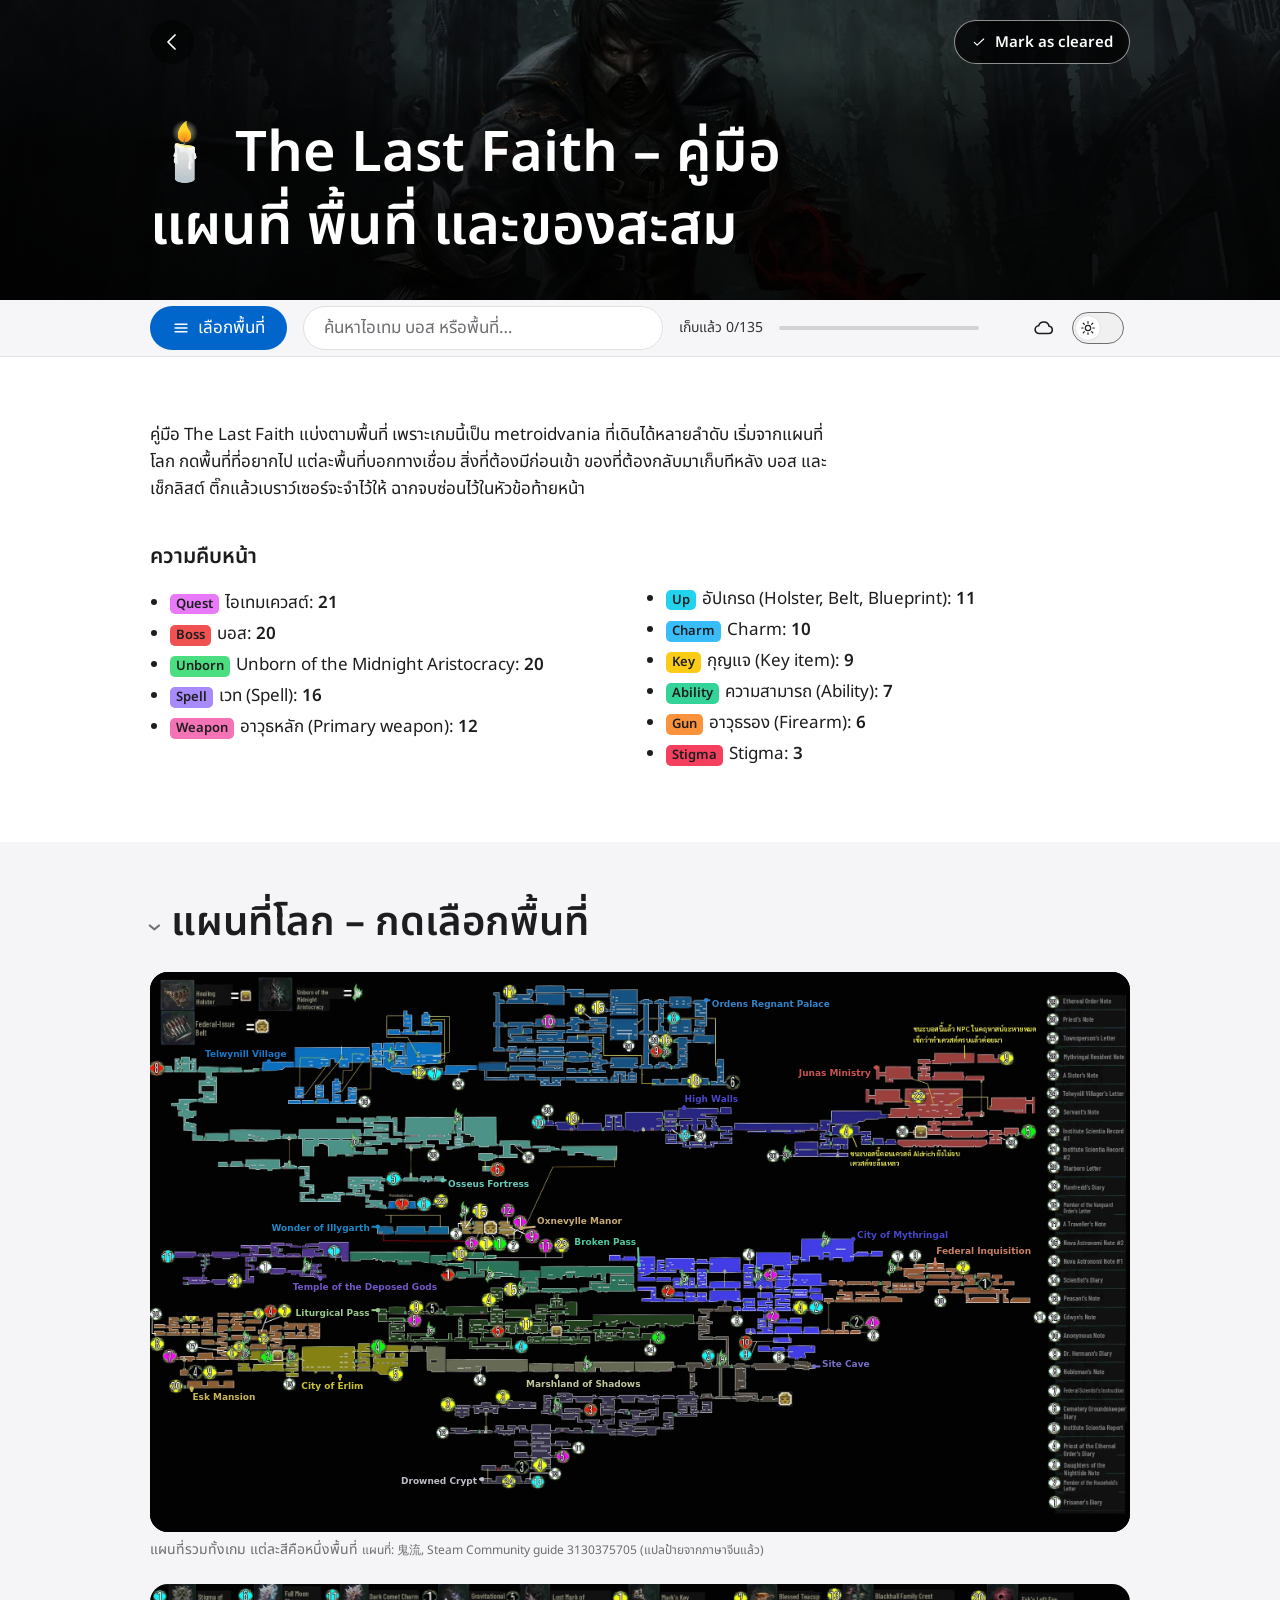
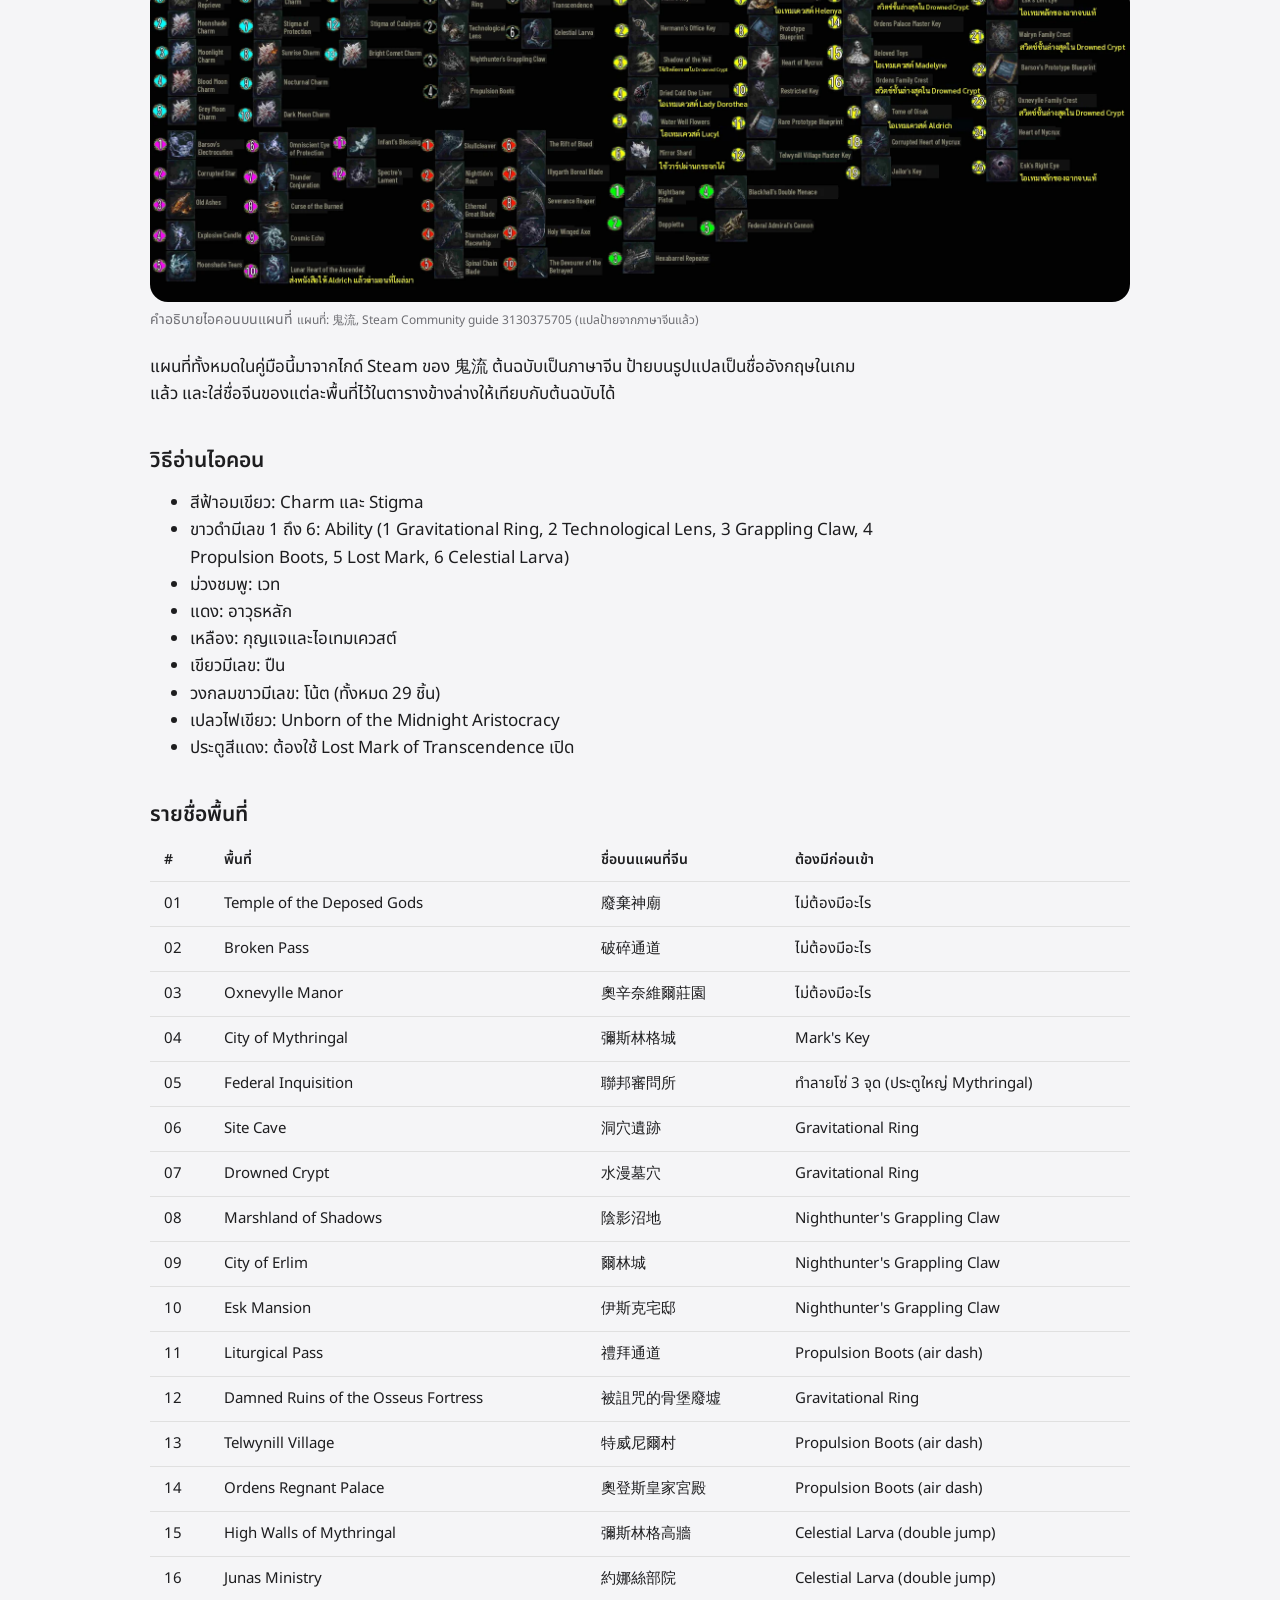
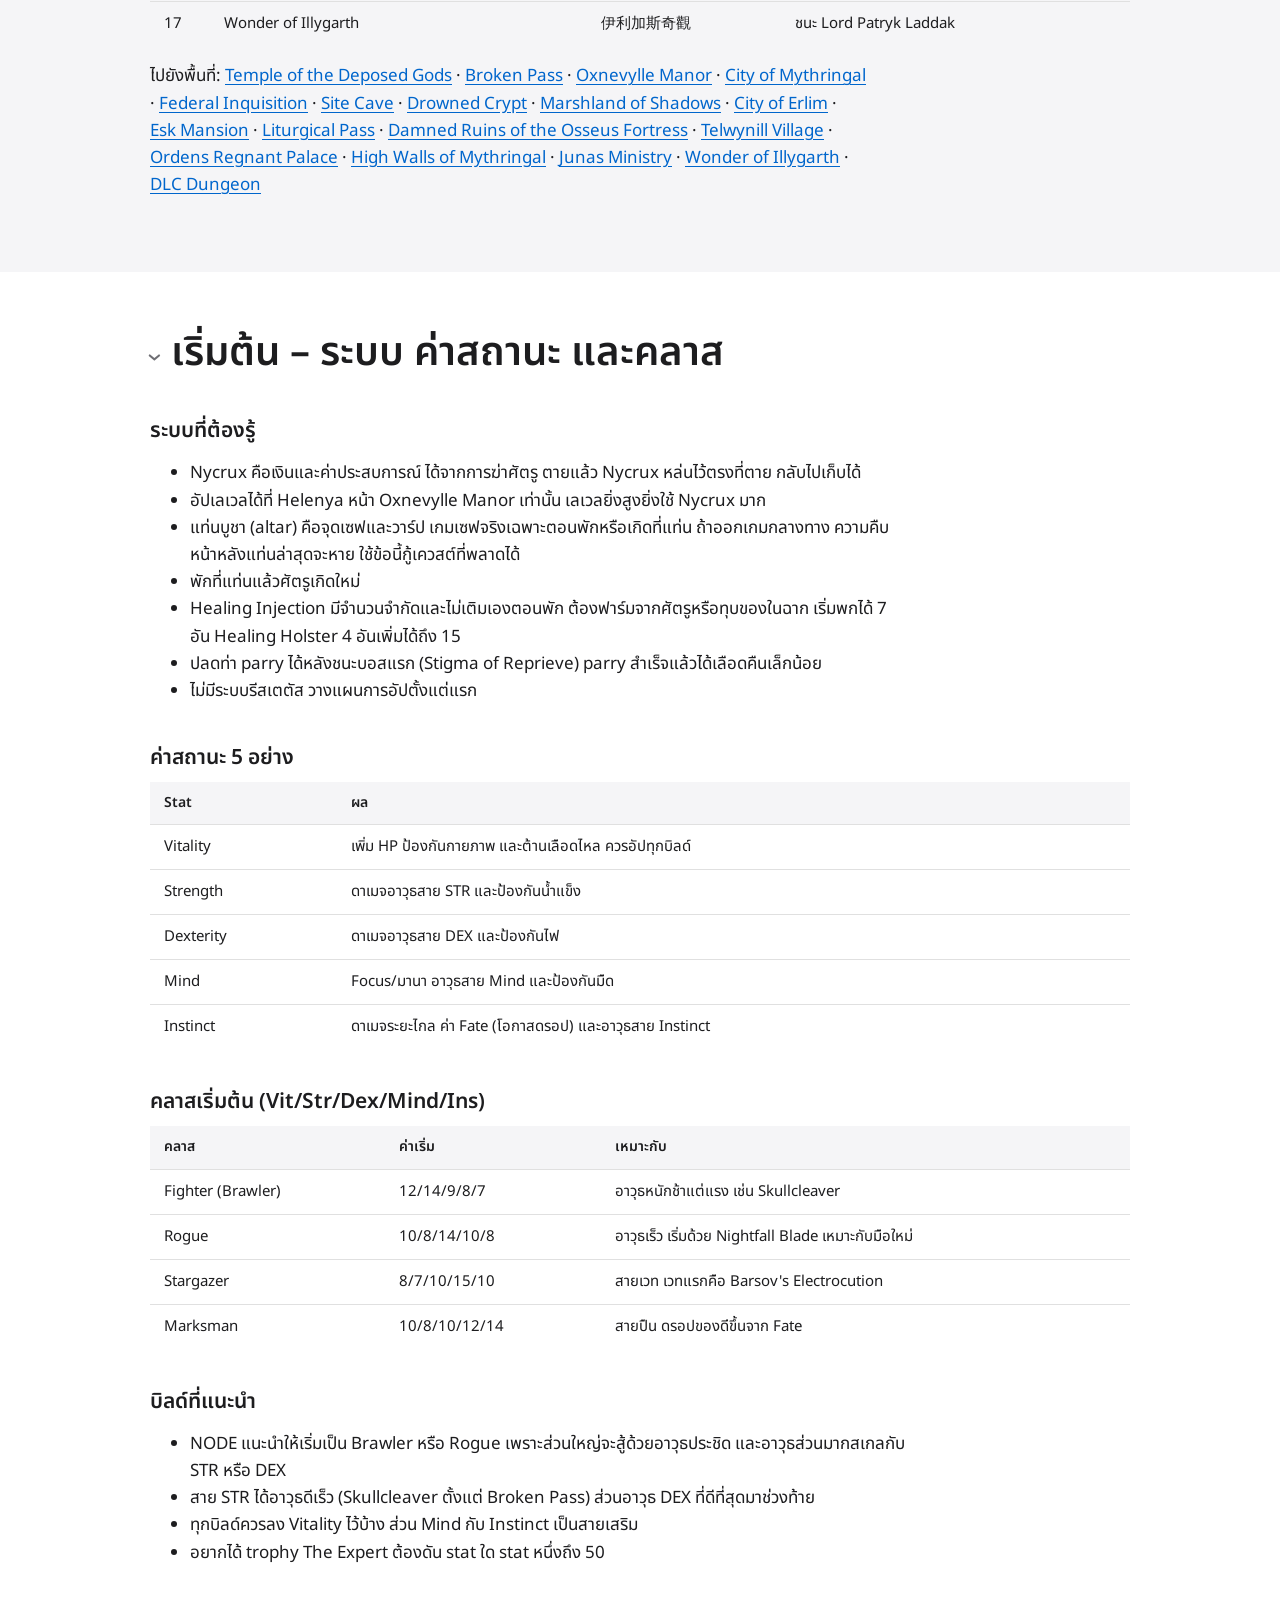
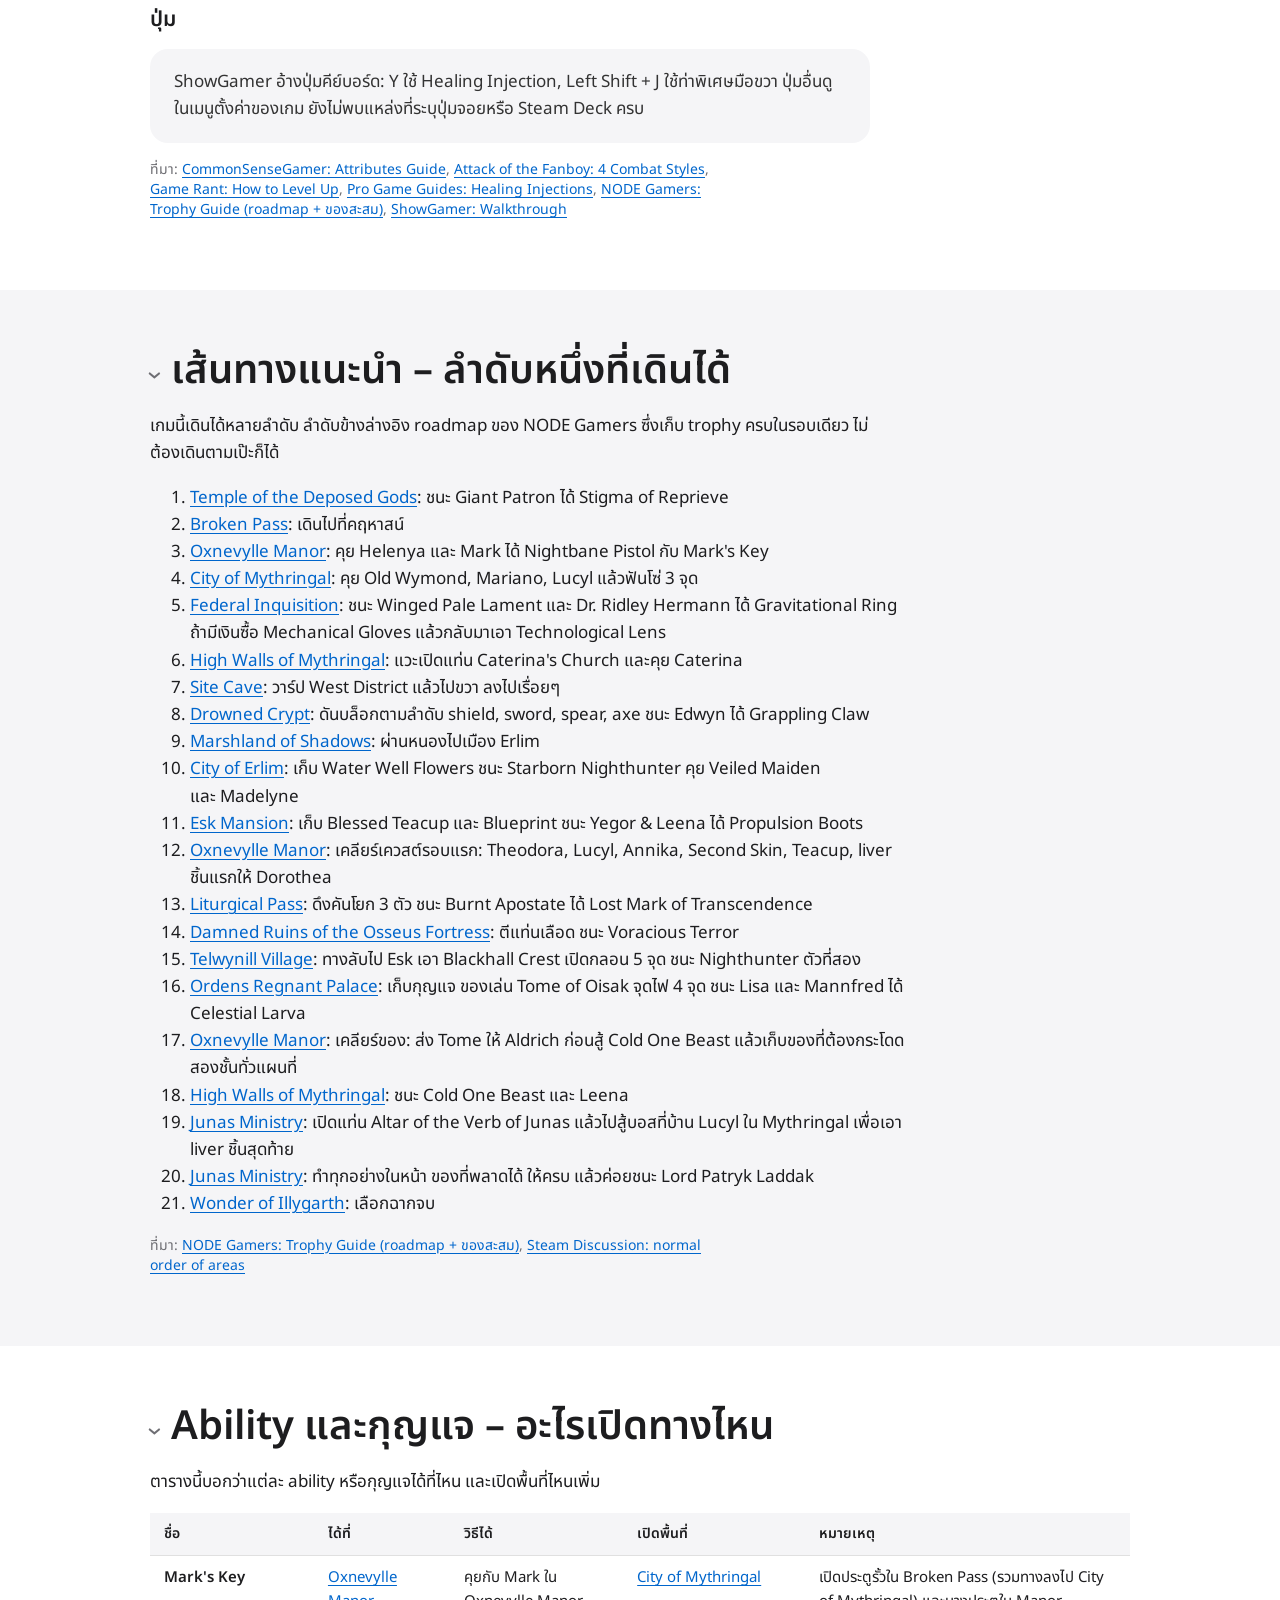
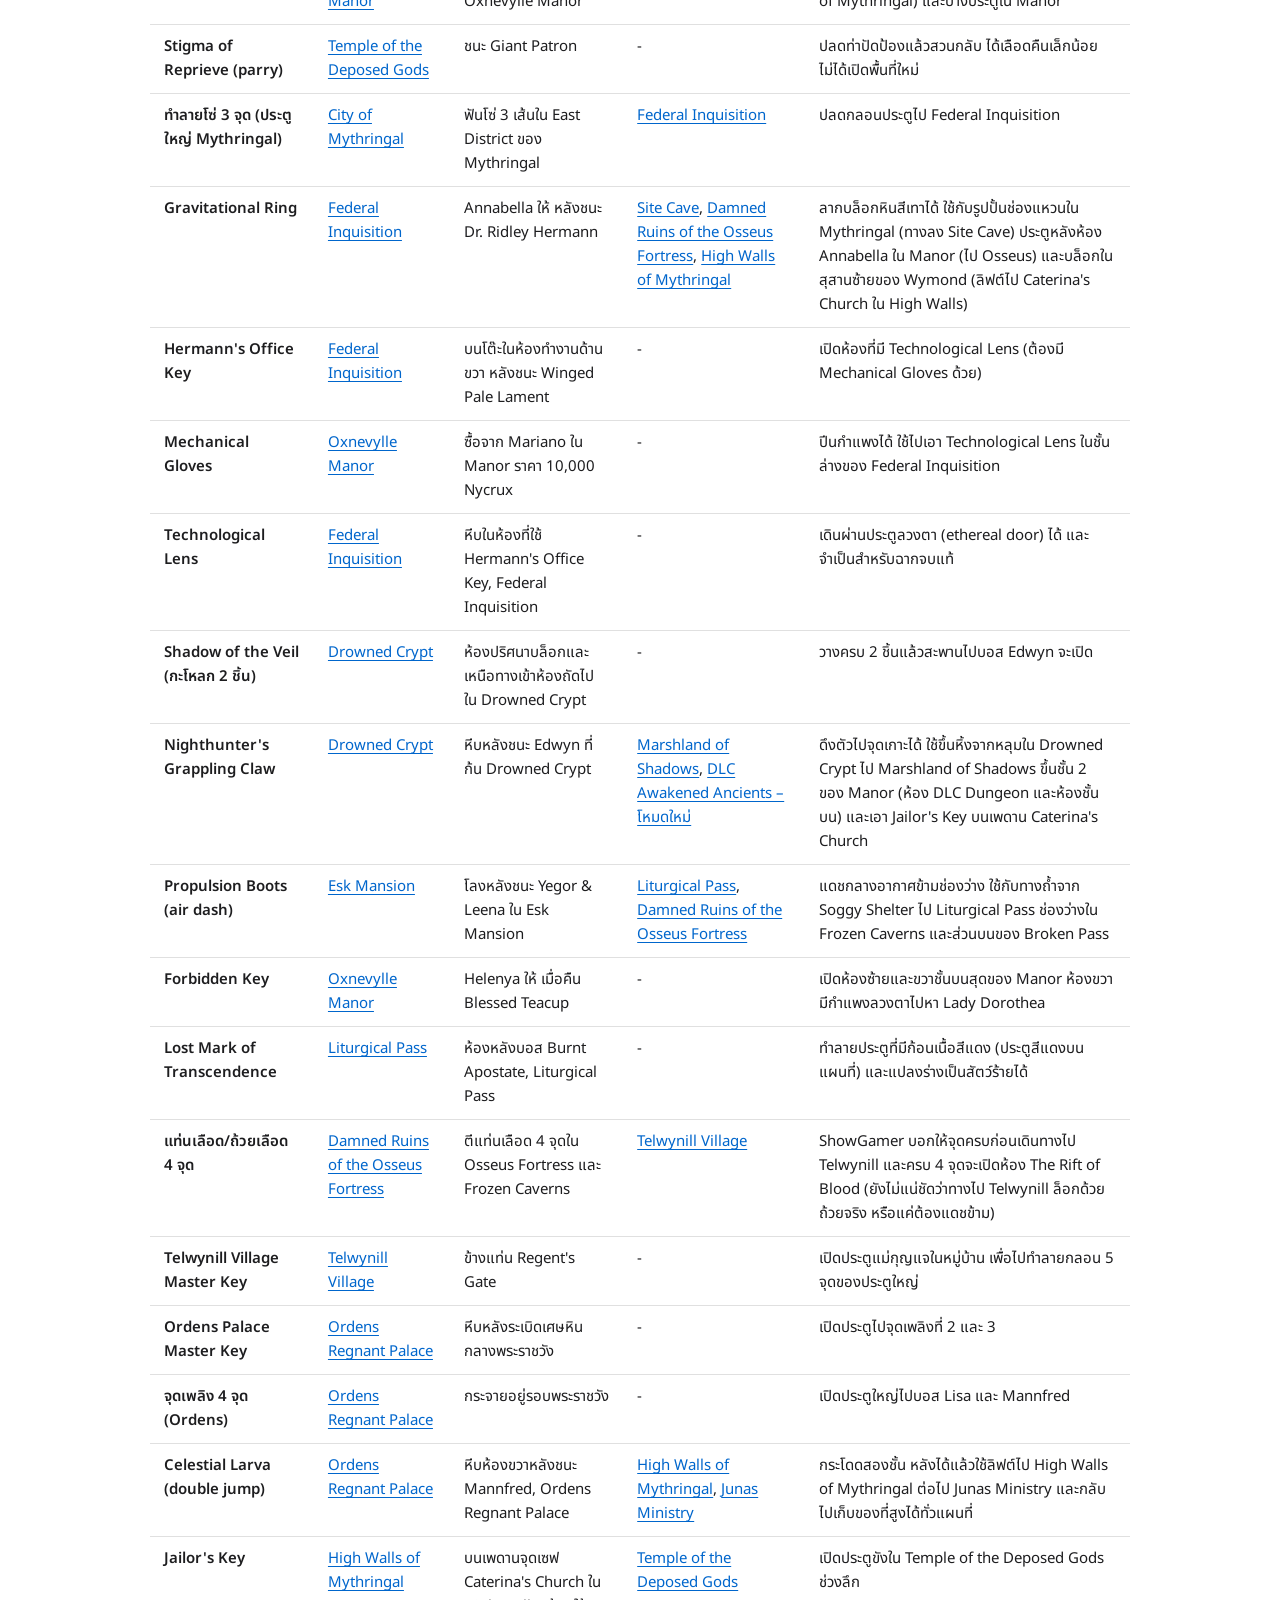
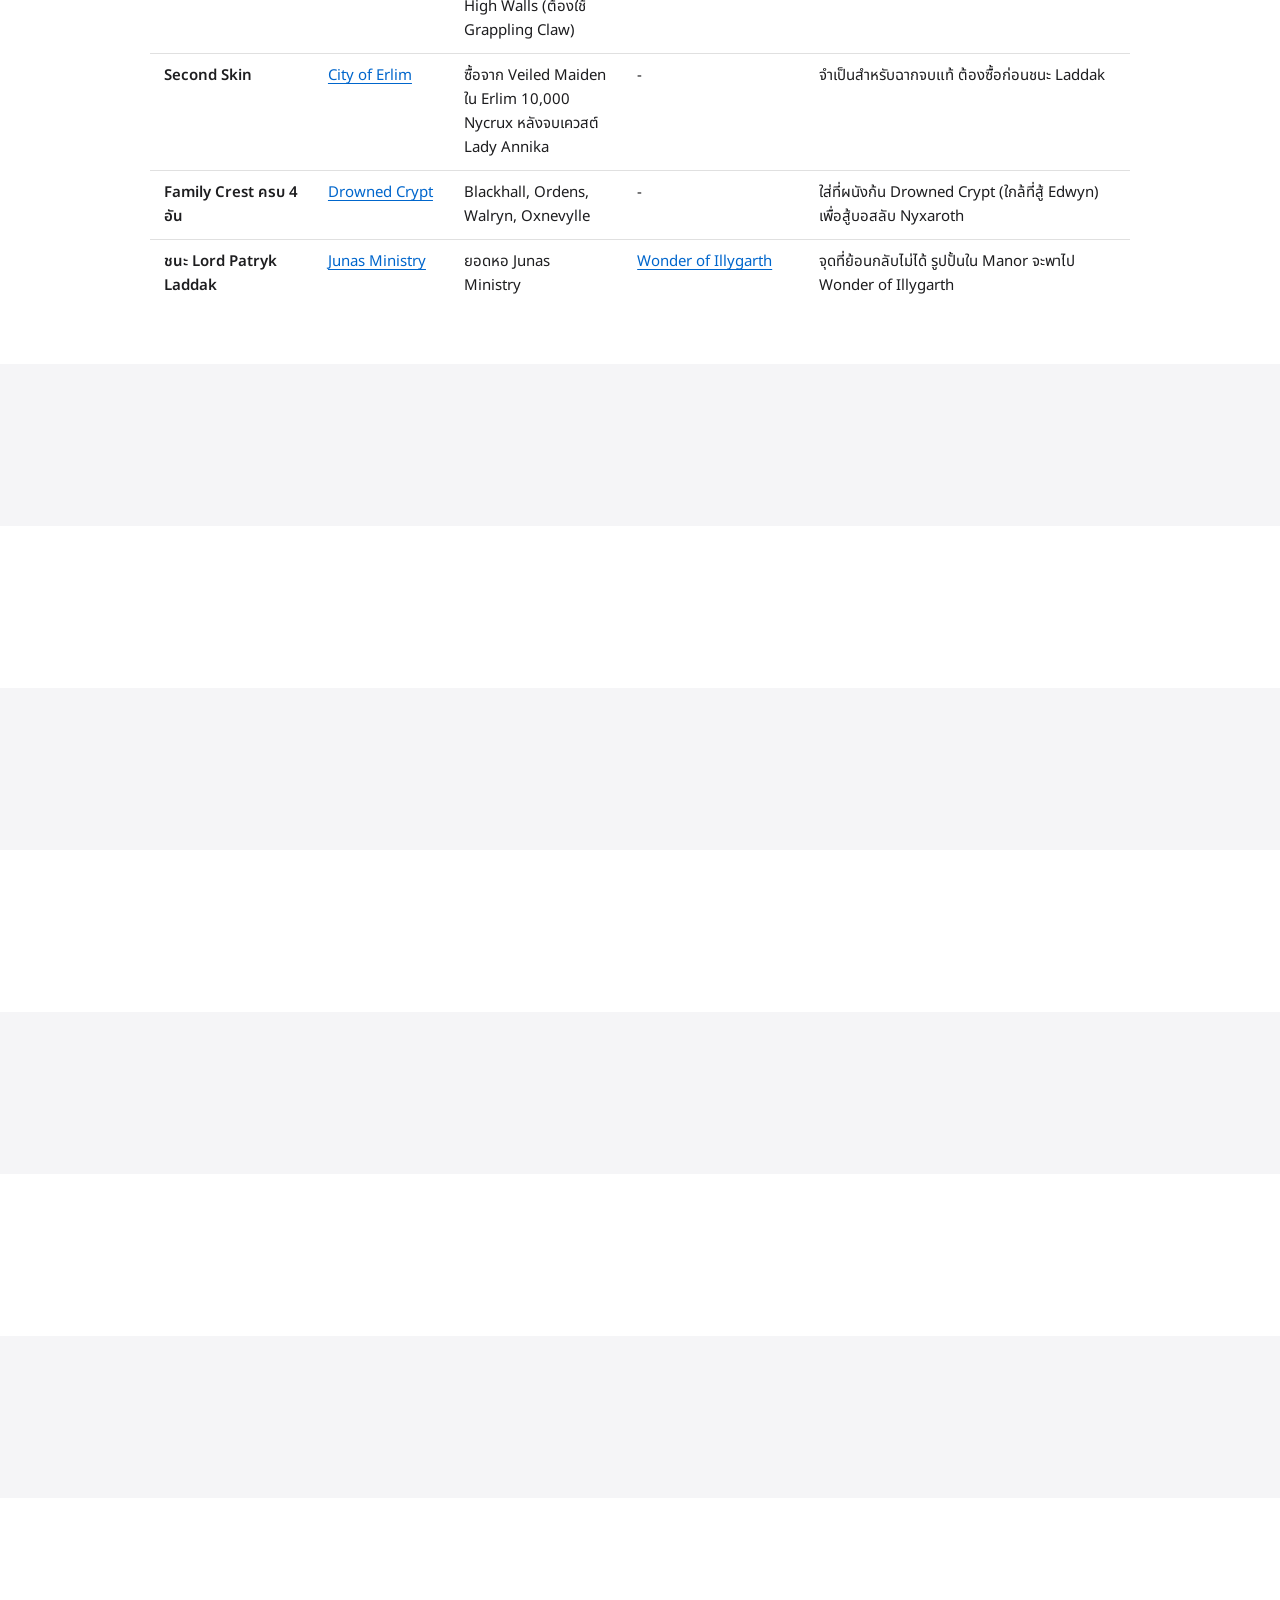
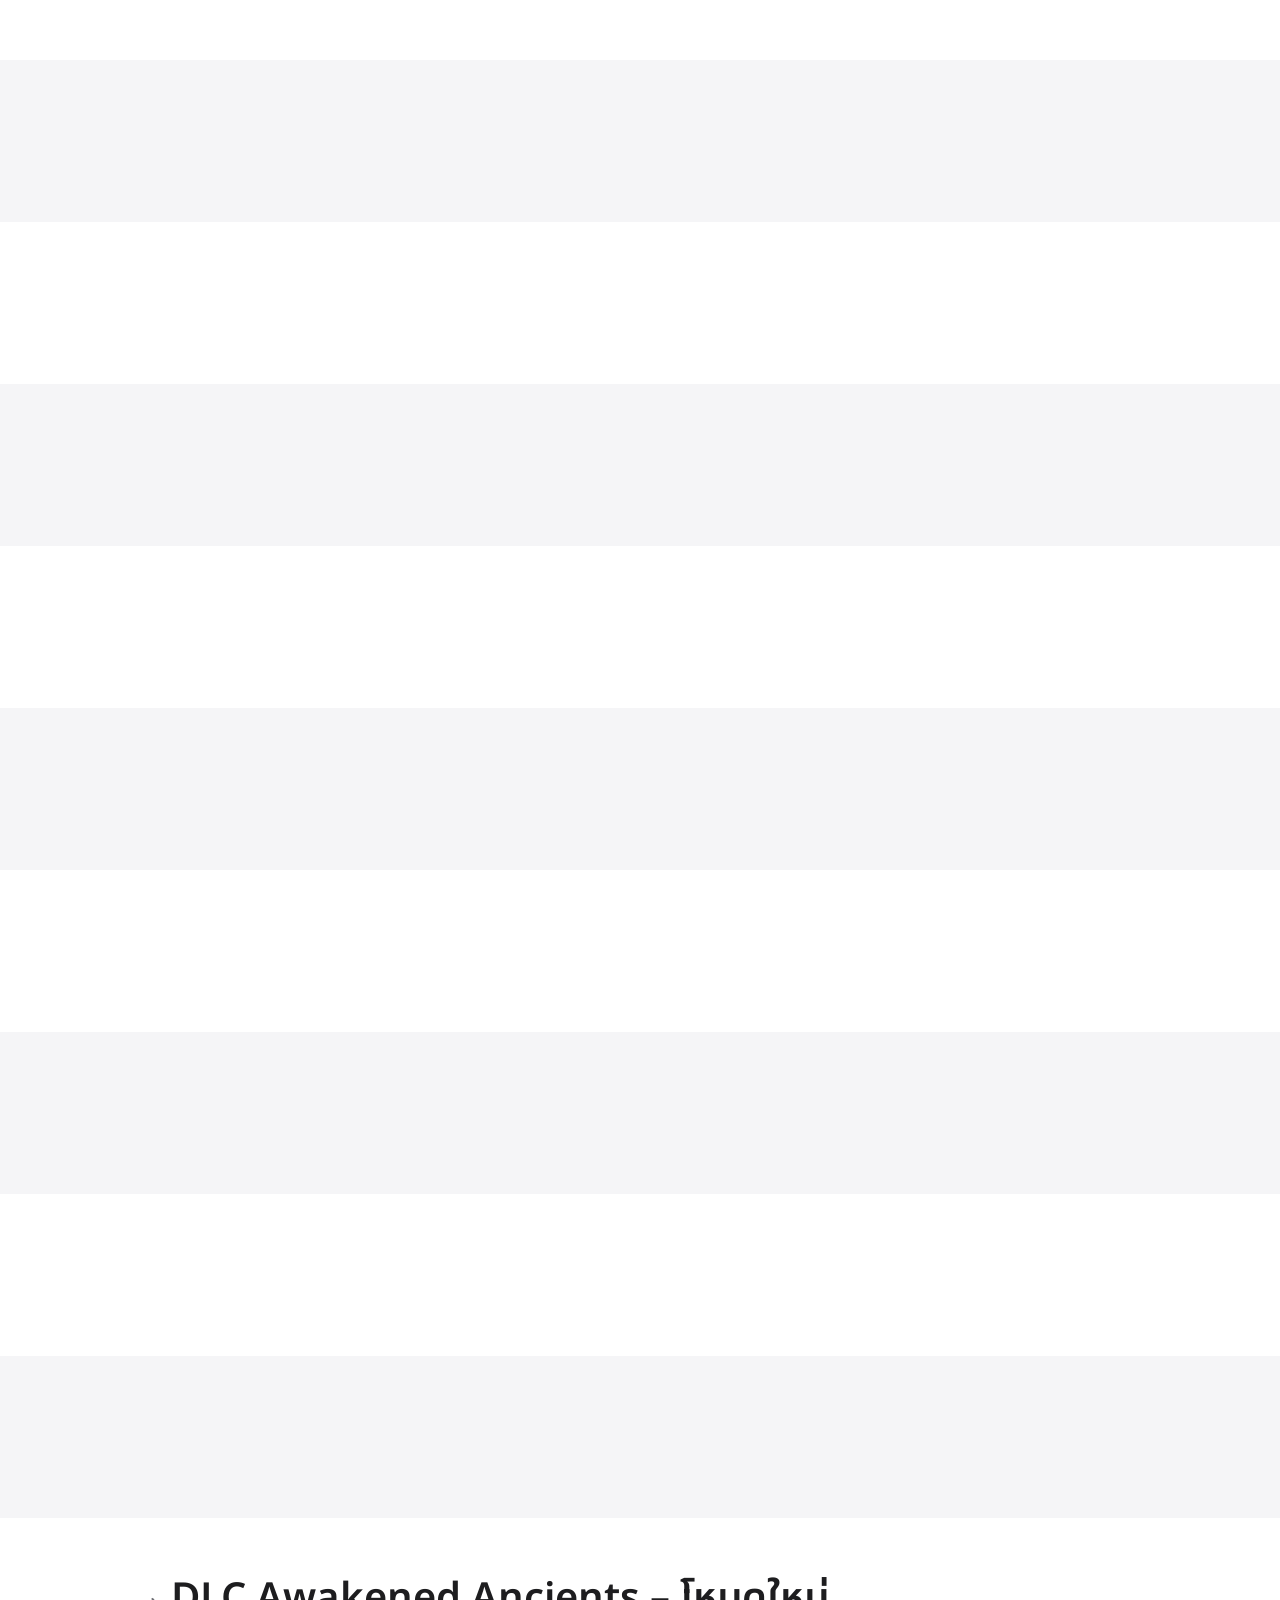
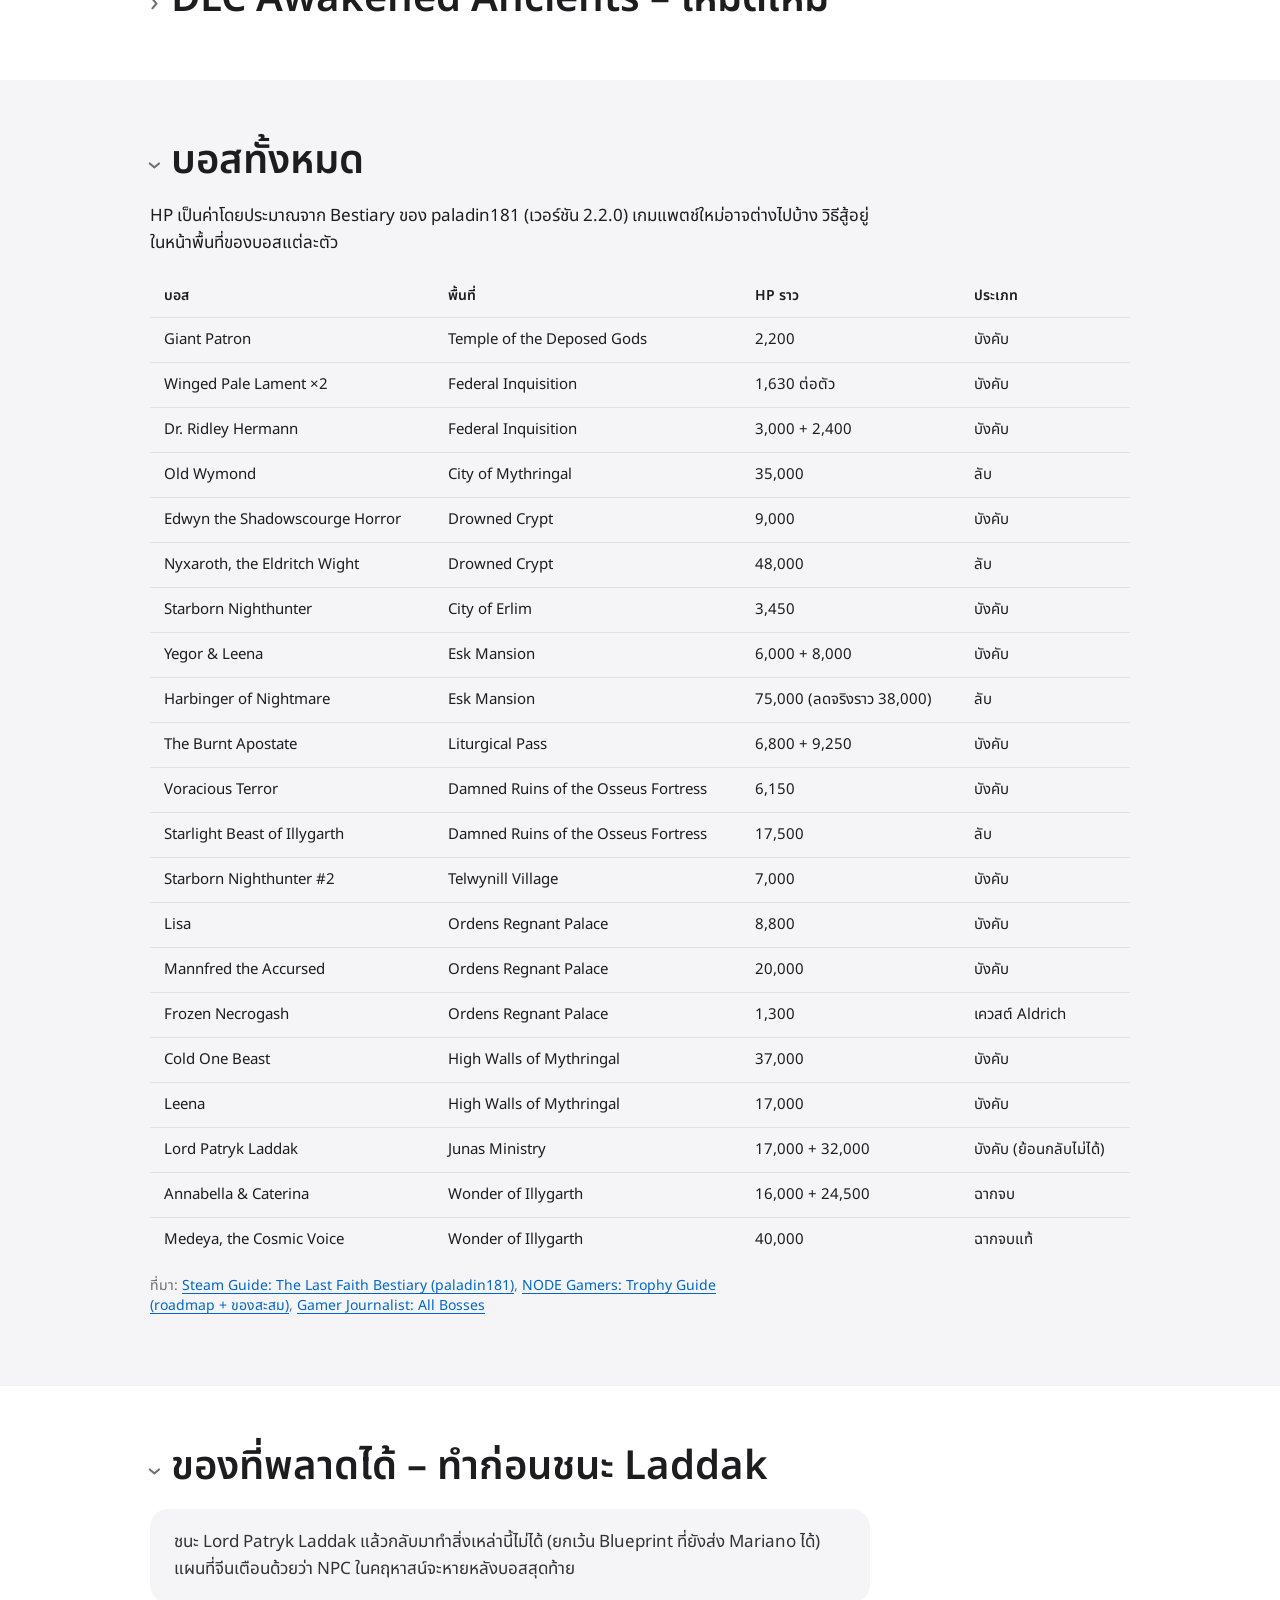
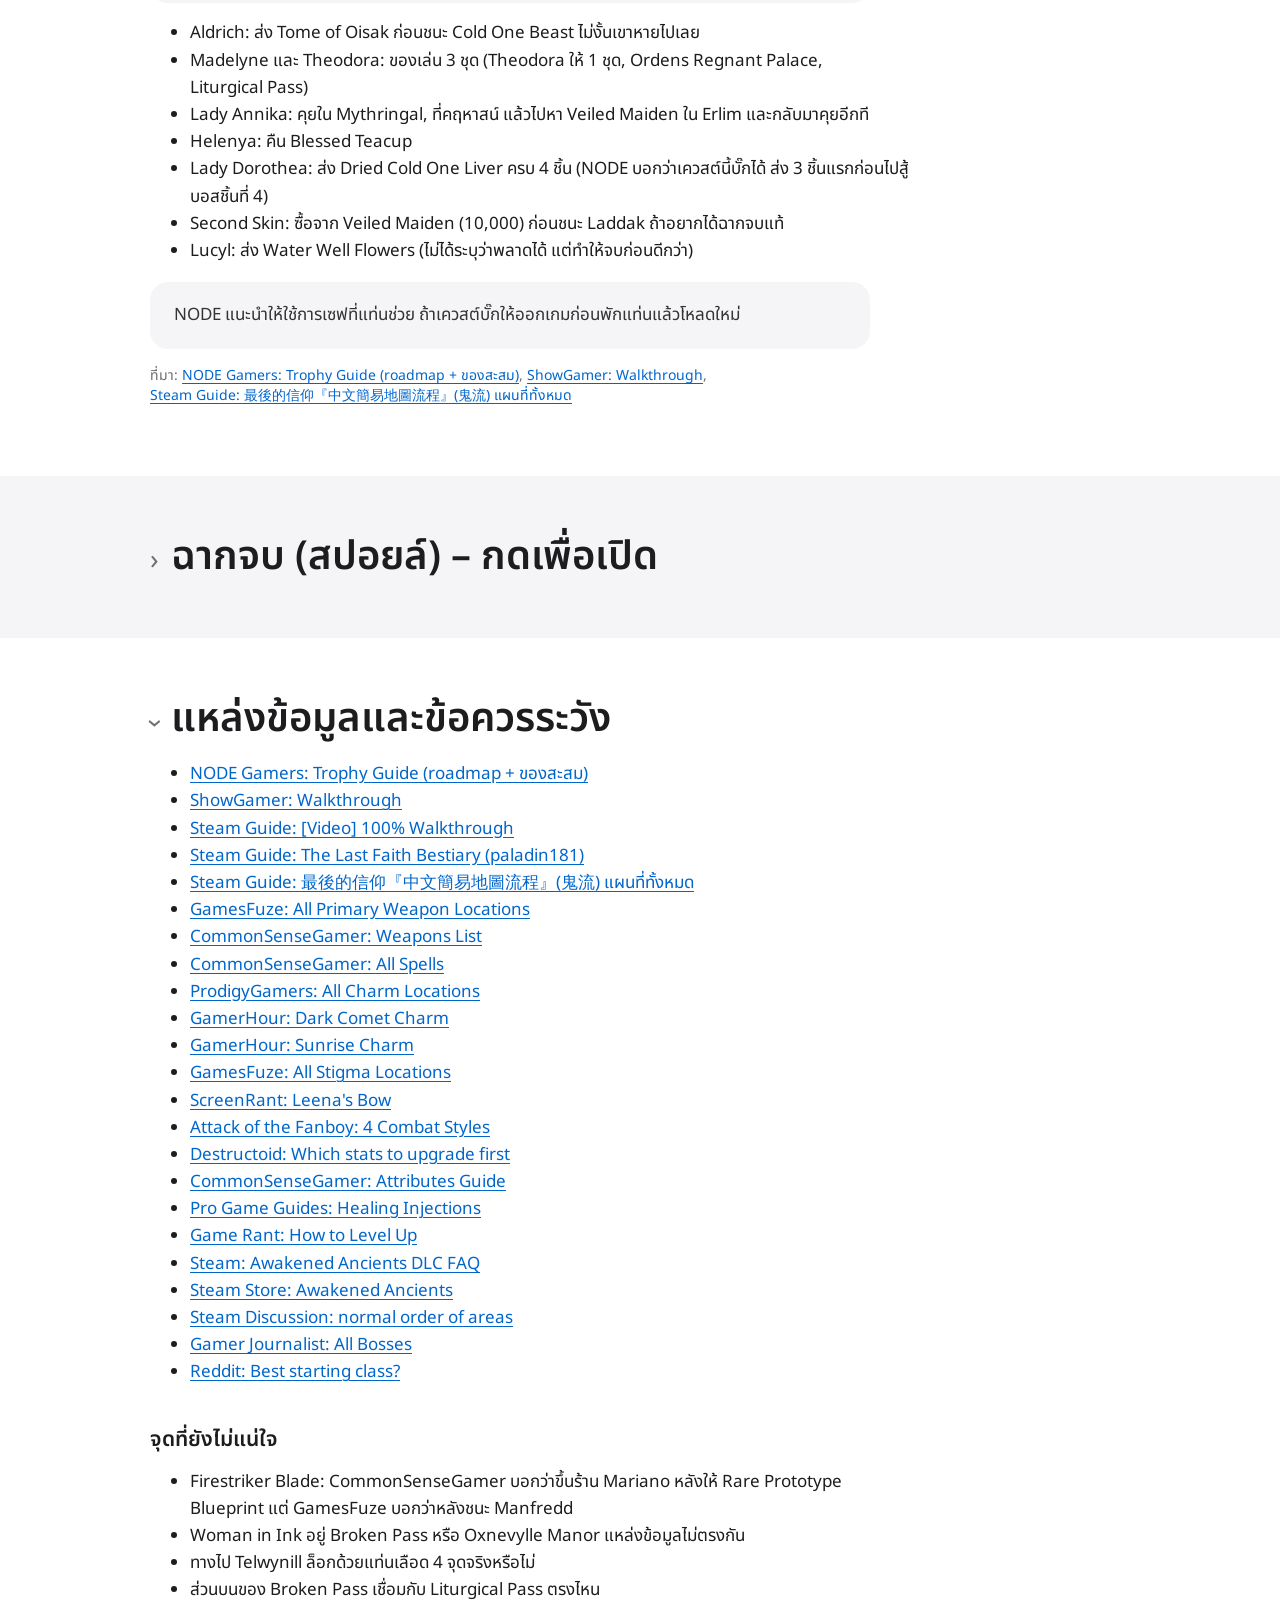
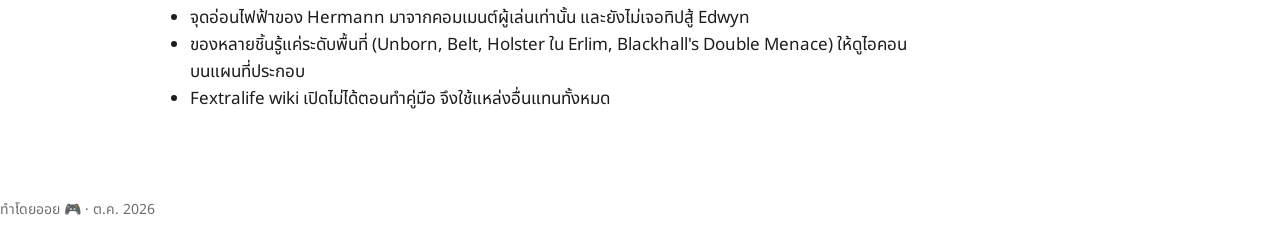
<file: guides/lastfaith/TheLastFaith_Guide_TH.html>
<!doctype html><html lang="th"><head><meta charset="utf-8"><meta name="viewport" content="width=device-width,initial-scale=1"><meta name="theme-color" content="#f5f5f7" media="(prefers-color-scheme: light)"><meta name="theme-color" content="#000000" media="(prefers-color-scheme: dark)"><script>(function(){try{var t=localStorage.getItem("gg-theme");if(t!=="light"&&t!=="dark")return;document.documentElement.setAttribute("data-theme",t);var m=document.createElement("meta");m.id="gg-tc";m.name="theme-color";m.content=t==="dark"?"#000000":"#f5f5f7";document.head.appendChild(m)}catch(e){}})();</script><meta http-equiv="Content-Security-Policy" content="default-src 'self'; script-src 'self' 'sha256-wxrMCXuxXdX7F+DM3XKuAEX+iXGDzMGbfPqiImtFfOY=' 'sha256-LzazsjZsOeSMgxrMpFmHg9gLeEsIsXhoI7t1aeUoO08='; style-src 'self' 'unsafe-inline'; img-src 'self' data:; connect-src https://api.github.com; object-src 'none'; base-uri 'none'"><title>The Last Faith – คู่มือแผนที่ พื้นที่ และของสะสม</title><link rel="preload" href="../../template/fonts/noto-sans-thai.woff2" as="font" type="font/woff2" crossorigin><style>/* game-guides template – Apple-like brief. Thai: no negative letter-spacing, body line-height 1.6. Self-hosted Noto Sans Thai (template/fonts/, OFL). */
@font-face{font-family:"Noto Sans Thai";font-style:normal;font-weight:400 700;font-display:swap;src:url("../../template/fonts/noto-sans-thai.woff2") format("woff2");unicode-range:U+0000,U+000D,U+0020-007E,U+00A0-00A3,U+00A5,U+00A7-00AB,U+00AE-00B0,U+00B4,U+00B6-00B8,U+00BA-00BB,U+00BF-0107,U+010A-0113,U+0116-011B,U+011E-0123,U+0126-0127,U+012A-012B,U+012E-0131,U+0136-0137,U+0139-013E,U+0141-0148,U+014A-014D,U+0150-015B,U+015E-0161,U+0164-0165,U+016A-017E,U+0218-021B,U+0237,U+02BC,U+02C6-02C7,U+02C9,U+02D7-02DD,U+0300-0304,U+0306-0308,U+030A-030C,U+0312,U+0326-0328,U+0331,U+0E01-0E3A,U+0E3F-0E5B,U+1E80-1E85,U+1E9E,U+1EF2-1EF3,U+200B-200D,U+2010,U+2013-2014,U+2018-201A,U+201C-201E,U+2022,U+2026,U+2039-203A,U+20AC,U+2122,U+2212,U+25CC}
:root{--blue:#0066cc;--on-blue:#fff;--fill:#0066cc;--focus:#0071e3;--blue-dk:#2997ff;--ink:#1d1d1f;--ink80:#333;--ink48:#6e6e73;--hair:#e0e0e0;--soft:#f0f0f0;--canvas:#fff;--parch:#f5f5f7;--pearl:#fafafc;--tile:#272729;--tile2:#2a2a2c;--chip:#d2d2d7;--field:#fff;--bar:rgba(245,245,247,.84);--bar-line:rgba(0,0,0,.08);--danger:#b3261e;--ok:#1e8e3e;--sel:#b3d4f5;--sel-ink:#1d1d1f;--mark:#e8f1fc;--scrim:rgba(0,0,0,.4);--fill-muted:rgba(210,210,215,.64);--line:#8e8e93;--back:#b25000;--sans:"Noto Sans Thai",Sarabun,"Sukhumvit Set",Tahoma,sans-serif;--disp:"Noto Sans Thai",Sarabun,"Sukhumvit Set",Tahoma,sans-serif;color-scheme:light;accent-color:var(--fill)}
html[data-theme="light"]{color-scheme:light}
html[data-theme="dark"]{--blue:#9ecbff;--on-blue:#041018;--fill:#0a84ff;--focus:#9ecbff;--ink:#f5f5f7;--ink80:#e8e8ed;--ink48:#aeaeb2;--hair:#3a3a3c;--soft:#2c2c2e;--canvas:#000;--parch:#1c1c1e;--pearl:#2c2c2e;--tile:#1c1c1e;--tile2:#2c2c2e;--chip:#48484a;--field:#2c2c2e;--bar:rgba(28,28,30,.88);--bar-line:rgba(255,255,255,.12);--danger:#ff6961;--ok:#32d74b;--sel:#1a3d66;--sel-ink:#f5f5f7;--mark:#163456;--scrim:rgba(0,0,0,.62);--fill-muted:rgba(255,255,255,.16);--line:#aeaeb2;--back:#f59e0b;color-scheme:dark}
@media (prefers-color-scheme:dark){:root:not([data-theme="light"]){--blue:#9ecbff;--on-blue:#041018;--fill:#0a84ff;--focus:#9ecbff;--ink:#f5f5f7;--ink80:#e8e8ed;--ink48:#aeaeb2;--hair:#3a3a3c;--soft:#2c2c2e;--canvas:#000;--parch:#1c1c1e;--pearl:#2c2c2e;--tile:#1c1c1e;--tile2:#2c2c2e;--chip:#48484a;--field:#2c2c2e;--bar:rgba(28,28,30,.88);--bar-line:rgba(255,255,255,.12);--danger:#ff6961;--ok:#32d74b;--sel:#1a3d66;--sel-ink:#f5f5f7;--mark:#163456;--scrim:rgba(0,0,0,.62);--fill-muted:rgba(255,255,255,.16);--line:#aeaeb2;--back:#f59e0b;color-scheme:dark}}
*{box-sizing:border-box}
html{scroll-padding-top:var(--hh,72px);-webkit-text-size-adjust:100%;scrollbar-color:var(--chip) var(--canvas)}
body{margin:0;background:var(--canvas);color:var(--ink);font:400 17px/1.6 var(--sans);-webkit-font-smoothing:antialiased;caret-color:var(--blue)}
::selection{background:var(--sel);color:var(--sel-ink)}
a{color:var(--blue);text-underline-offset:3px}
a:hover{text-decoration:underline}
button,summary,label{cursor:pointer}
a,button,summary,label{touch-action:manipulation}
:focus-visible{outline:2px solid var(--focus);outline-offset:2px}
:is(p,li,dd){text-wrap:pretty}
b,strong{font-weight:600}
.top{position:relative;isolation:isolate;overflow:hidden;display:flex;flex-direction:column;justify-content:space-between;align-items:flex-start;gap:28px;min-height:300px;padding:20px max(24px,calc((100% - 980px)/2)) 36px;color:#fff;background-color:#141418;background-image:var(--cover,linear-gradient(#272729,#272729));background-size:cover;background-position:center}
.top::before{content:"";position:absolute;inset:0;z-index:1;pointer-events:none;background:linear-gradient(180deg,rgba(0,0,0,.58) 0%,rgba(0,0,0,.62) 20%,rgba(0,0,0,.84) 46%,rgba(0,0,0,.92) 100%)}
.top img{position:absolute;inset:0;z-index:0;width:100%;height:100%;object-fit:cover;object-position:center 42%}
.top[data-cover="pla"] img{object-position:center 62%}
.top[data-cover="totk"] img{object-position:center 38%}
.top[data-cover="ffx"] img,.top[data-cover="lastfaith"] img{object-position:center center}
.top[data-cover="megamanzero"] img{object-position:center 72%}
.topbar,.top .back,.top h1,.clr{position:relative;z-index:2}
.top h1{font:600 56px/1.3 var(--disp);margin:0;max-width:22em;color:#fff;text-wrap:balance}
header{position:sticky;top:0;z-index:5;display:flex;flex-wrap:wrap;align-items:center;gap:8px 16px;min-height:52px;padding:6px max(16px,calc((100% - 980px)/2));background:var(--bar);-webkit-backdrop-filter:saturate(180%) blur(20px);backdrop-filter:saturate(180%) blur(20px);border-bottom:1px solid var(--bar-line)}
header nav{flex:none}
.hd{display:flex;flex-wrap:wrap;align-items:center;gap:8px 16px;flex:1 1 260px}
#q{flex:1 1 220px;max-width:360px;height:44px;padding:0 20px;font:400 17px var(--sans);color:var(--ink);background:var(--field);border:1px solid var(--hair);border-radius:9999px}
#q::placeholder{color:var(--ink48)}
#prog{font:400 14px/1.29 var(--sans);color:var(--ink80);font-variant-numeric:tabular-nums}
#pbar{flex:1 1 100px;max-width:200px;height:4px;background:var(--chip);border-radius:9999px;overflow:hidden}
#pbar i{display:block;height:100%;width:0;background:var(--fill);transition:width .4s cubic-bezier(.16,1,.3,1)}
#pkb{font:400 17px var(--sans);color:var(--on-blue);background:var(--fill);border:0;border-radius:9999px;padding:0 22px;min-height:44px;cursor:pointer;display:inline-flex;gap:8px;align-items:center;transition:transform .15s}
#pkb svg{display:block;flex:none}
#pkb:active,.grid a:active{transform:scale(.95)}
.pkc{font-weight:600;max-width:9ch;overflow:hidden;text-overflow:ellipsis;white-space:nowrap}
.pkc:empty{display:none}
.pkw{position:relative}
.pk{position:absolute;top:calc(100% + 10px);left:0;z-index:20;width:min(640px,calc(100vw - 32px));max-height:min(58vh,640px);overflow:auto;background:var(--canvas);border:1px solid var(--hair);border-radius:18px;padding:16px 24px 24px}
.pk[hidden],#pkbg[hidden]{display:none}
.pkhd{display:flex;align-items:center;gap:12px;font:600 21px/1.19 var(--disp)}
.pkintro{margin-left:auto;font-size:14px;padding:8px;min-height:44px;display:inline-flex;align-items:center}
.pkx{width:44px;height:44px;border:0;border-radius:50%;background:var(--fill-muted);color:var(--ink);display:inline-flex;align-items:center;justify-content:center;cursor:pointer}
.pgh{font:600 14px/1.29 var(--sans);color:var(--ink48);margin:16px 0 8px}
.grid{display:grid;gap:8px}
.gm{grid-template-columns:repeat(5,minmax(0,1fr))}
.gj,.gr{grid-template-columns:repeat(4,minmax(0,1fr))}
.grid a{display:flex;flex-direction:column;justify-content:center;min-height:56px;padding:8px 10px;border:1px solid var(--hair);border-radius:18px;background:var(--canvas);color:var(--ink);text-decoration:none;line-height:1.25;transition:transform .15s}
.grid a b{font:600 17px var(--sans);color:var(--blue)}
.grid a span{font-size:13px;color:var(--ink48);overflow:hidden;display:-webkit-box;-webkit-line-clamp:2;-webkit-box-orient:vertical}
.gr a b{font-size:14px}
.gr a span{display:none}
.grid a[aria-current=true]{border:2px solid var(--focus);padding:7px 9px}
main{padding:0}
#intro{padding:48px max(24px,calc((100% - 980px)/2)) 56px}
#intro p,main .w{max-width:68ch}
main>details :is(p,dd,:not(.ck)>li){max-width:72ch}
section>h2.h3{font:600 21px/1.19 var(--disp);margin:40px 0 12px}
#intro ul{padding-left:20px;columns:2 300px;column-gap:32px}
#intro li{margin:4px 0;break-inside:avoid}
.note{background:var(--parch);border:0;border-radius:18px;padding:20px 24px;color:var(--ink80)}
main>details{margin:0;border:0;border-radius:0;background:var(--canvas);padding:56px max(24px,calc((100% - 980px)/2))}
main>details:nth-of-type(odd){background:var(--parch)}
main>details.ch{content-visibility:auto;contain-intrinsic-size:auto 1400px}
summary{cursor:pointer;display:flex;align-items:baseline;gap:12px;list-style:none;min-height:44px}
summary::-webkit-details-marker{display:none}
summary::before{content:"›";font:400 28px/1 var(--sans);color:var(--ink48);transition:transform .2s;display:inline-block}
details[open]>summary::before{transform:rotate(90deg)}
summary h2{font:600 40px/1.25 var(--disp);margin:0;text-wrap:balance}
.cnt{margin-left:auto;font:400 14px var(--sans);color:var(--ink48);white-space:nowrap;font-variant-numeric:tabular-nums}
.cnt.done{color:var(--blue);font-weight:600}
h3{font:600 21px/1.19 var(--disp);margin:40px 0 12px}
.sm{margin:12px 0}
.b{display:inline-block;background:var(--c);color:#1d1d1f;font:600 13px/1.6 var(--sans);border-radius:5px;padding:0 6px;margin-right:2px}
.mut,.lg,.src{color:var(--ink48)}
.src,.lg{font:400 14px/1.43 var(--sans)}
.lgk{display:flex;flex-wrap:wrap;gap:4px 16px;font:400 14px var(--sans);color:var(--ink80);margin:8px 0}
.lgk span::before{content:"";display:inline-block;width:14px;height:10px;border-radius:3px;margin-right:6px;vertical-align:-1px;border:2px solid var(--k)}
.lgk .dash::before{border-style:dashed}
.fhint{display:none;font-size:14px;color:var(--ink48);margin:4px 0}
.flow{position:relative;overflow-x:auto;background:var(--canvas);border:1px solid var(--hair);border-radius:18px;padding:8px}
main>details:nth-of-type(even) .flow{background:var(--pearl)}
.fl{display:block;font-family:var(--sans)}
.fl text{text-anchor:middle}
.nb{fill:var(--canvas)}
.nl{fill:var(--ink);font-size:13px;font-weight:700}
.nd{fill:var(--ink80);font-size:13px}
.ed{fill:none;stroke:var(--line);stroke-width:1.5}
.bk{stroke-dasharray:5 4;stroke:var(--back)}
#ah path{fill:var(--line)}
.ck{list-style:none;padding:0;margin:0}
.ck li{border-bottom:1px solid var(--hair);padding:6px 0 12px}
.ck label{cursor:pointer;display:inline-flex;gap:10px;align-items:baseline;min-height:44px;padding:6px 0;margin-bottom:-6px}
.ck input{width:20px;height:20px;flex:none;transform:translateY(4px)}
.ck .w{color:var(--ink80);font-size:15px;line-height:1.6;margin-left:30px;overflow-wrap:anywhere}
.en{color:var(--ink48);font-size:14px;margin-left:30px;font-style:italic}
.ck li:has(input:checked) .w{text-decoration:line-through;opacity:.5}
.ck input:checked+*{opacity:.5}
.src{overflow-wrap:anywhere}
.tw{overflow-x:auto}
table{border-collapse:collapse;width:100%;font:400 15px/1.6 var(--sans)}
th,td{border-bottom:1px solid var(--hair);padding:10px 14px;text-align:left;vertical-align:top}
th{background:var(--parch);color:var(--ink);font-weight:600;font-size:14px}
tr:last-child td{border-bottom:0}
.hide{display:none}
#empty{display:none;padding:48px 24px;text-align:center;color:var(--ink48)}
@media (min-width:641px){.fl{max-width:100%;height:auto}
}
@media (max-width:1068px){.top h1{font-size:40px;line-height:1.3}
}
@media (max-width:640px){.top{min-height:232px;padding:16px 20px 28px}
.top h1{font-size:34px}
main>details{padding:40px 20px}
#intro{padding:32px 20px 40px}
summary h2{font-size:28px;line-height:1.3}
h3,section>h2.h3{font-size:21px;margin-top:32px}
header{-webkit-backdrop-filter:none;backdrop-filter:none;background:var(--parch);padding:6px 12px}
header{gap:6px 8px}
.hd{flex:1 1 100%;min-width:0;gap:2px 8px;order:3}
nav{order:1}
.tools{order:2}
#q{max-width:none;min-width:0;flex-basis:100%}
#prog{font-size:13px;line-height:1.4;padding-left:20px}
#pkb{padding:0 16px}
#pbar{display:none}
.fhint{display:block}
#pkbg{position:fixed;inset:0;background:var(--scrim);z-index:19}
.pk{position:fixed;left:0;right:0;bottom:0;top:auto;width:auto;max-height:82vh;border-radius:18px 18px 0 0;border:0;padding:10px 16px calc(20px + env(safe-area-inset-bottom))}
.pk::before{content:"";display:block;width:36px;height:5px;border-radius:9999px;background:var(--chip);margin:0 auto 8px}
.gr{grid-template-columns:repeat(3,minmax(0,1fr))}
.grid a span{display:none}
.grid a{align-items:center;min-height:48px}
}
@media (max-width:419px){.top h1{font-size:28px}
}
@media (prefers-reduced-motion:reduce){#pbar i,#pkb,.grid a,summary::before,.top .back,.home .cards a{transition:none}
#pkb:active,.grid a:active,.top .back:active,.home .cards a:active{transform:none}
}
.fl .nl,.fl .nd{font-family:var(--sans)}
.fl text{dominant-baseline:auto}
figure.map{margin:24px 0}figure.map img{display:block;max-width:100%;height:auto;border-radius:18px;background:var(--soft)}figure.map figcaption{font:400 14px/1.43 var(--sans);color:var(--ink48);margin-top:8px}figure.map .cr{font-size:12px}

.top .back{display:inline-flex;align-items:center;justify-content:center;width:44px;height:44px;margin:0;color:#fff;background:rgba(0,0,0,.55);border-radius:50%;text-decoration:none;transition:background .15s,transform .15s}.top .back:hover{background:rgba(0,0,0,.72);text-decoration:none}.top .back:active{transform:scale(.92);background:rgba(0,0,0,.8)}.top .back:focus-visible{outline:2px solid #fff;outline-offset:3px}
.capd summary{cursor:pointer;min-height:44px;line-height:1.43;padding:12px 0}

.sya button{font:400 17px var(--sans);min-height:44px;padding:0 22px;border-radius:9999px;border:0;cursor:pointer;background:var(--fill);color:var(--on-blue)}
.sya .sy2{background:var(--soft);color:var(--ink)}
#sys{margin:12px 0 0}#sys:empty{display:none}#sys.err{color:var(--danger)}
#syd{width:min(560px,calc(100vw - 24px));max-height:calc(100dvh - 24px);border:0;border-radius:18px;padding:24px;background:var(--canvas);color:var(--ink);font-family:var(--sans)}
#syd::backdrop{background:var(--scrim)}
#syd h2{font:600 21px/1.3 var(--disp);margin:0 0 8px}#syd ol{padding-left:20px;margin:8px 0}#syd li{margin:4px 0}
#syd code{background:var(--parch);border-radius:6px;padding:0 4px}
#syd label{display:block;font:600 14px var(--sans);margin:12px 0 4px}
#syd input{width:100%;min-height:44px;font:400 16px var(--sans);padding:0 12px;border:1px solid var(--chip);border-radius:12px;background:var(--pearl);color:var(--ink)}
#syd :focus-visible{outline:2px solid var(--focus);outline-offset:2px}
.sye{color:var(--danger);font:400 14px var(--sans);margin:8px 0 0;min-height:1em}
.sya{display:flex;flex-wrap:wrap;gap:8px;margin-top:16px}
.tools{display:flex;align-items:center;margin-left:auto;flex:none}
#syb{position:relative;flex:none;margin-left:0;width:44px;height:44px;display:inline-flex;align-items:center;justify-content:center;border:0;border-radius:50%;background:transparent;color:var(--ink);cursor:pointer}#syb:hover{background:var(--soft)}#syb:focus-visible{outline:2px solid var(--focus);outline-offset:2px}
#syd0{position:absolute;top:9px;right:8px;width:9px;height:9px;border-radius:50%;border:2px solid var(--parch);display:none}#syb[data-s] #syd0{display:block}#syb[data-s=ok] #syd0{background:var(--ok)}#syb[data-s=busy] #syd0{background:var(--chip)}#syb[data-s=off] #syd0{background:var(--ink48)}#syb[data-s=err] #syd0{background:var(--danger)}
@media (max-width:640px){#pkb{padding:0 12px;gap:6px}header{gap:6px 4px}}

.skip{position:fixed;inset-inline-start:16px;top:12px;z-index:30;min-height:44px;padding:0 18px;display:inline-flex;align-items:center;background:var(--fill);color:var(--on-blue);border-radius:9999px;text-decoration:none;transform:translateY(-120px)}
.skip:focus{transform:none}

/* Per-game color fields sit behind the key art and remain if the image is missing. */
.cv-bayonetta3,[data-cover="bayonetta3"]{--cover:linear-gradient(148deg,#7a2344 0%,#1a0c12 72%)}
.cv-ffx,[data-cover="ffx"]{--cover:linear-gradient(168deg,#24508f 0%,#10243f 100%)}
.cv-megamanzero,[data-cover="megamanzero"]{--cover:linear-gradient(135deg,#d24b3a 0%,#2a221c 100%)}
.cv-pla,[data-cover="pla"]{--cover:linear-gradient(165deg,#f3f0e4 0%,#6d907a 100%)}
.cv-lastfaith,[data-cover="lastfaith"]{--cover:linear-gradient(160deg,#5c4638 0%,#1a1410 100%)}
.cv-totk,[data-cover="totk"]{--cover:linear-gradient(180deg,#d5e3c4 0%,#3f5a3a 50%,#1c2430 100%)}

.home{max-width:1120px;margin:0 auto;padding:32px 24px 80px}
.home h1{font:600 40px/1.25 var(--disp);margin:0 0 8px;text-wrap:balance}
.home .lead{margin:0 0 28px;color:var(--ink80);max-width:40em}
.home .find{display:block;width:100%;height:44px;margin:0 0 20px;padding:0 20px;font:400 17px var(--sans);color:var(--ink);background:var(--field);border:1px solid var(--hair);border-radius:9999px}
.home .find::placeholder{color:var(--ink48)}
.home .cards{display:grid;gap:16px;grid-template-columns:1fr}
.home .cards a{display:flex;flex-direction:column;min-height:44px;padding:0;overflow:hidden;border:1px solid var(--hair);border-radius:18px;background:var(--parch);color:var(--ink);text-decoration:none;transition:border-color .2s,transform .2s}
.home .cards a:hover{border-color:var(--focus);text-decoration:none}
.home .cards a:active{transform:scale(.985)}
.home .cards a[hidden],.home #none[hidden]{display:none}
.home .cv{position:relative;display:block;aspect-ratio:16/9;overflow:hidden;background-color:#272729;background-image:var(--cover);background-position:center;background-size:cover}
.home .cv img{position:absolute;inset:0;width:100%;height:100%;object-fit:cover;display:block}
.home .cb{display:flex;flex-direction:column;align-items:flex-start;gap:4px;padding:16px 18px 18px}
.home .cards b{display:block;font:600 21px/1.35 var(--disp);color:var(--blue);text-wrap:balance}
.home .sub{color:var(--ink80);font-size:15px;line-height:1.6}
.home .pf{display:flex;flex-wrap:wrap;align-items:center;gap:8px;margin-top:8px;color:var(--ink80)}
.home .pf svg{display:block;fill:currentColor}
.home #none{margin:8px 0 0;color:var(--ink48)}
@media (min-width:720px){.home .cards{grid-template-columns:1fr 1fr}}
@media (min-width:1080px){.home .cards{grid-template-columns:1fr 1fr 1fr}}
@media (max-width:640px){.home{padding:24px 20px 56px}.home h1{font-size:28px;line-height:1.3}}
@media (prefers-reduced-motion:reduce){.top .back,.home .cards a,#pbar i,#pkb,.grid a,summary::before{transition:none}.top .back:active,.home .cards a:active,#pkb:active,.grid a:active{transform:none}}

/* Theme switch: 64×44 hit area, 52×32 pill track, knob slides on transform only. */
.sr{position:absolute;width:1px;height:1px;padding:0;margin:-1px;overflow:hidden;clip:rect(0,0,0,0);clip-path:inset(50%);white-space:nowrap;border:0}
.hbar{position:sticky;top:0;z-index:5;display:flex;justify-content:flex-end;align-items:center;min-height:52px;padding:6px max(20px,calc((100% - 1120px)/2 + 24px));background:var(--bar);-webkit-backdrop-filter:saturate(180%) blur(20px);backdrop-filter:saturate(180%) blur(20px);border-bottom:1px solid var(--bar-line)}
.thm{position:relative;flex:none;width:64px;height:44px;margin:0;padding:0;border:0;border-radius:9999px;background:transparent;color:var(--ink);display:inline-flex;align-items:center;justify-content:center;cursor:pointer}
.thm:hover .thm-track{border-color:var(--ink)}
.thm:focus-visible{outline:2px solid var(--focus);outline-offset:2px}
.thm-track{width:52px;height:32px;border-radius:9999px;background:var(--soft);border:1px solid var(--ink48);position:relative}
.thm-knob{position:absolute;top:2px;left:2px;width:26px;height:26px;border-radius:50%;background:#fff;color:#1d1d1f;border:1px solid var(--hair);display:flex;align-items:center;justify-content:center}
.thm .moon{display:none}
html.thm-ready .thm-knob{transition:transform .2s cubic-bezier(.16,1,.3,1)}
html.thm-ready .thm-track{transition:background .2s,border-color .2s}
html[data-theme="dark"] .thm-track{background:var(--fill);border-color:transparent}
html[data-theme="dark"] .thm-knob{transform:translateX(20px);border-color:transparent}
html[data-theme="dark"] .thm .sun{display:none}
html[data-theme="dark"] .thm .moon{display:block}
@media (prefers-color-scheme:dark){
 html:not([data-theme="light"]) .thm-track{background:var(--fill);border-color:transparent}
 html:not([data-theme="light"]) .thm-knob{transform:translateX(20px);border-color:transparent}
 html:not([data-theme="light"]) .thm .sun{display:none}
 html:not([data-theme="light"]) .thm .moon{display:block}
}
@media (max-width:640px){.hbar{-webkit-backdrop-filter:none;backdrop-filter:none;background:var(--parch)}}
@media (forced-colors:active){
 .thm-track{border-color:ButtonText}
 .thm-knob{background:ButtonFace;color:ButtonText}
 html[data-theme="dark"] .thm-track{background:Highlight;border-color:Highlight}
}
@media (prefers-reduced-motion:reduce){html.thm-ready .thm-knob,html.thm-ready .thm-track,.clr{transition:none}}

.topbar{display:flex;flex-wrap:wrap;align-items:center;gap:8px 12px;width:100%}
.clr{display:inline-flex;align-items:center;gap:8px;min-height:44px;margin-inline-start:auto;padding:0 16px;border-radius:9999px;border:1px solid rgba(255,255,255,.55);background:rgba(0,0,0,.72);color:#fff;font:600 15px/1 var(--sans);cursor:pointer;transition:background .15s,color .15s}
.clr svg{display:block;flex:none}
.clr:hover{background:rgba(0,0,0,.84)}
.clr[aria-pressed="true"]{background:#fff;color:#1d1d1f;border-color:transparent}
.clr[aria-pressed="true"]:hover{background:#fff}
.clr:focus-visible{outline:2px solid #fff;outline-offset:3px}
.home .bdg{position:absolute;z-index:1;top:12px;inset-inline-start:12px;display:inline-flex;align-items:center;min-height:28px;padding:0 10px;border-radius:9999px;border:1px solid rgba(0,0,0,.2);background:#fff;color:#1d1d1f;font:600 14px/1 var(--sans);white-space:nowrap}
.home .bdg[hidden]{display:none !important}
/* Optional (only in guides with worldMap / unlocks / area / spoiler) */
.wm{margin:24px 0}
.wmw{overflow-x:auto;border-radius:18px;background:#000}
.wmi{position:relative}
.wmi img{display:block;width:100%;height:auto}
.wms{position:absolute;inset:0;width:100%;height:100%}
.wa{cursor:pointer}
.wa:focus{outline:none}
.wa .ws{fill:var(--c);fill-opacity:0;stroke:var(--c);stroke-opacity:0;stroke-width:3px;vector-effect:non-scaling-stroke;transition:fill-opacity .15s,stroke-opacity .15s}
.wa:hover .ws,.wa:focus-visible .ws{fill-opacity:.3;stroke-opacity:1}
.wa:focus-visible .ws{stroke:#fff}
.wa .wb{fill:#000;fill-opacity:0;stroke:none}
.wa:hover .wb,.wa:focus-visible .wb{fill-opacity:.7;stroke:var(--c);stroke-width:1.5px;vector-effect:non-scaling-stroke}
.wa:focus-visible .wb{stroke:#fff;stroke-width:2px}
.wl{fill:var(--c);paint-order:stroke;stroke:#000;stroke-width:3px;stroke-linejoin:round}
.wa:hover .wl,.wa:focus-visible .wl{text-decoration:underline}
.wld{stroke:var(--c);stroke-width:2px;fill:var(--c);vector-effect:non-scaling-stroke}
.wm figcaption{font:400 14px/1.43 var(--sans);color:var(--ink48);margin-top:8px}.wm .cr{font-size:12px}
.wmh{margin:0 0 8px}
.ah{display:grid;grid-template-columns:max-content minmax(0,1fr);gap:10px 20px;margin:20px 0 8px;font:400 15px/1.55 var(--sans);color:var(--ink80)}
.ah dt{font:600 14px/1.8 var(--sans);color:var(--ink48)}
.ah dd{margin:0}
.ah ul{margin:0;padding-left:18px}
.ah li{margin:2px 0}
.rq{display:inline-block;margin:2px 4px 2px 0;padding:0 10px;border:1px solid var(--chip);border-radius:9999px;background:var(--canvas);color:var(--ink);font:600 13px/1.8 var(--sans);text-decoration:none;vertical-align:baseline}
a.rq:hover{border-color:var(--focus);text-decoration:none}
.rq0{color:var(--ink48);font-weight:400}
.ut td:first-child{min-width:12ch}
.ut tr:target td{background:var(--mark)}
.spb{display:block;width:100%;min-height:44px;margin:16px 0;padding:10px 20px;border:1px dashed var(--chip);border-radius:18px;background:var(--canvas);color:var(--ink);font:600 15px/1.4 var(--sans);cursor:pointer}
.spb:hover{border-color:var(--focus)}
.spl:not(.rev) .spc{filter:blur(8px);user-select:none;pointer-events:none;max-height:260px;overflow:hidden}
@media (max-width:640px){.wmi{width:1100px}
.ah{grid-template-columns:minmax(0,1fr);gap:2px}
.ah dd{margin-bottom:10px}
}
@media (prefers-reduced-motion:reduce){.wa .ws{transition:none}
}
</style></head><body><a class="skip" href="#intro">ข้ามไปเนื้อหา</a><svg width="0" height="0" style="position:absolute" aria-hidden="true"><defs><marker id="ah" viewBox="0 0 10 10" refX="9" refY="5" markerWidth="7" markerHeight="7" orient="auto"><path d="M0 0L10 5L0 10z" fill="#9a90b5"/></marker></defs></svg>
<div class="top" data-cover="lastfaith"><img src="hero.webp" width="1280" height="480" alt="" decoding="async"><div class="topbar"><a class="back" href="../../index.html" aria-label="กลับไปคู่มือทั้งหมด"><svg width="24" height="24" viewBox="0 0 24 24" fill="none" stroke="currentColor" stroke-width="1.75" stroke-linecap="round" stroke-linejoin="round" aria-hidden="true"><path d="M15 5l-7 7 7 7"/></svg></a><button type="button" id="clr" class="clr" aria-pressed="false"><svg class="clr-i" width="16" height="16" viewBox="0 0 24 24" fill="none" stroke="currentColor" stroke-width="1.75" stroke-linecap="round" stroke-linejoin="round" aria-hidden="true" hidden><path d="M5 12.5l4.2 4.2L19 7.5"/></svg><span id="clrl">Mark as cleared</span></button></div><h1>🕯️ The Last Faith – คู่มือแผนที่ พื้นที่ และของสะสม</h1></div><header><nav aria-label="สารบัญ"><div class="pkw"><button type="button" id="pkb" aria-haspopup="dialog" aria-expanded="false" aria-controls="pk"><svg width="18" height="18" viewBox="0 0 24 24" fill="none" stroke="currentColor" stroke-width="1.75" stroke-linecap="round" aria-hidden="true"><path d="M4 7h16M4 12h16M4 17h16"/></svg> เลือกพื้นที่ <span id="pkc" class="pkc"></span></button><div id="pk" class="pk" role="dialog" aria-modal="false" aria-labelledby="pkt" hidden><div class="pkhd"><span id="pkt">ไปที่</span><a href="#intro" class="pkintro" data-s="intro">↑ เริ่มต้น</a><button type="button" class="pkx" aria-label="ปิด"><svg width="16" height="16" viewBox="0 0 24 24" fill="none" stroke="currentColor" stroke-width="1.75" stroke-linecap="round" aria-hidden="true"><path d="M6 6l12 12M18 6L6 18"/></svg></button></div><div class="pg"><h2 class="pgh">เริ่มต้น</h2><div class="grid gr"><a href="#world" data-s="world" title="แผนที่โลก – กดเลือกพื้นที่" aria-label="แผนที่โลก – กดเลือกพื้นที่"><b>แผนที่โลก</b><span>กดเลือกพื้นที่</span></a><a href="#start" data-s="start" title="เริ่มต้น – ระบบ ค่าสถานะ และคลาส" aria-label="เริ่มต้น – ระบบ ค่าสถานะ และคลาส"><b>ระบบ/คลาส</b><span>ระบบ ค่าสถานะ และคลาส</span></a><a href="#route" data-s="route" title="เส้นทางแนะนำ – ลำดับหนึ่งที่เดินได้" aria-label="เส้นทางแนะนำ – ลำดับหนึ่งที่เดินได้"><b>เส้นทาง</b><span>ลำดับหนึ่งที่เดินได้</span></a><a href="#unlocks" data-s="unlocks" title="Ability และกุญแจ – อะไรเปิดทางไหน" aria-label="Ability และกุญแจ – อะไรเปิดทางไหน"><b>Ability</b><span>อะไรเปิดทางไหน</span></a></div></div><div class="pg"><h2 class="pgh">พื้นที่</h2><div class="grid gm"><a href="#temple" data-s="temple" title="01 – Temple of the Deposed Gods" aria-label="01 – Temple of the Deposed Gods"><b>01</b><span>Temple of the Deposed Gods</span></a><a href="#broken-pass" data-s="broken-pass" title="02 – Broken Pass" aria-label="02 – Broken Pass"><b>02</b><span>Broken Pass</span></a><a href="#manor" data-s="manor" title="03 – Oxnevylle Manor" aria-label="03 – Oxnevylle Manor"><b>03</b><span>Oxnevylle Manor</span></a><a href="#mythringal" data-s="mythringal" title="04 – City of Mythringal" aria-label="04 – City of Mythringal"><b>04</b><span>City of Mythringal</span></a><a href="#inquisition" data-s="inquisition" title="05 – Federal Inquisition" aria-label="05 – Federal Inquisition"><b>05</b><span>Federal Inquisition</span></a><a href="#site-cave" data-s="site-cave" title="06 – Site Cave" aria-label="06 – Site Cave"><b>06</b><span>Site Cave</span></a><a href="#crypt" data-s="crypt" title="07 – Drowned Crypt" aria-label="07 – Drowned Crypt"><b>07</b><span>Drowned Crypt</span></a><a href="#marshland" data-s="marshland" title="08 – Marshland of Shadows" aria-label="08 – Marshland of Shadows"><b>08</b><span>Marshland of Shadows</span></a><a href="#erlim" data-s="erlim" title="09 – City of Erlim" aria-label="09 – City of Erlim"><b>09</b><span>City of Erlim</span></a><a href="#esk" data-s="esk" title="10 – Esk Mansion" aria-label="10 – Esk Mansion"><b>10</b><span>Esk Mansion</span></a><a href="#liturgical" data-s="liturgical" title="11 – Liturgical Pass" aria-label="11 – Liturgical Pass"><b>11</b><span>Liturgical Pass</span></a><a href="#osseus" data-s="osseus" title="12 – Damned Ruins of the Osseus Fortress" aria-label="12 – Damned Ruins of the Osseus Fortress"><b>12</b><span>Damned Ruins of the Osseus Fortress</span></a><a href="#telwynill" data-s="telwynill" title="13 – Telwynill Village" aria-label="13 – Telwynill Village"><b>13</b><span>Telwynill Village</span></a><a href="#ordens" data-s="ordens" title="14 – Ordens Regnant Palace" aria-label="14 – Ordens Regnant Palace"><b>14</b><span>Ordens Regnant Palace</span></a><a href="#high-walls" data-s="high-walls" title="15 – High Walls of Mythringal" aria-label="15 – High Walls of Mythringal"><b>15</b><span>High Walls of Mythringal</span></a><a href="#junas" data-s="junas" title="16 – Junas Ministry" aria-label="16 – Junas Ministry"><b>16</b><span>Junas Ministry</span></a><a href="#illygarth" data-s="illygarth" title="17 – Wonder of Illygarth" aria-label="17 – Wonder of Illygarth"><b>17</b><span>Wonder of Illygarth</span></a></div></div><div class="pg"><h2 class="pgh">อ้างอิง</h2><div class="grid gr"><a href="#bosses" data-s="bosses" title="บอสทั้งหมด" aria-label="บอสทั้งหมด"><b>บอส</b><span>บอสทั้งหมด</span></a><a href="#missable" data-s="missable" title="ของที่พลาดได้ – ทำก่อนชนะ Laddak" aria-label="ของที่พลาดได้ – ทำก่อนชนะ Laddak"><b>พลาดได้</b><span>ทำก่อนชนะ Laddak</span></a><a href="#endings" data-s="endings" title="ฉากจบ (สปอยล์) – กดเพื่อเปิด" aria-label="ฉากจบ (สปอยล์) – กดเพื่อเปิด"><b>ฉากจบ</b><span>กดเพื่อเปิด</span></a><a href="#dlc" data-s="dlc" title="DLC Awakened Ancients – โหมดใหม่" aria-label="DLC Awakened Ancients – โหมดใหม่"><b>DLC</b><span>โหมดใหม่</span></a><a href="#sources" data-s="sources" title="แหล่งข้อมูลและข้อควรระวัง" aria-label="แหล่งข้อมูลและข้อควรระวัง"><b>แหล่งที่มา</b><span>แหล่งข้อมูลและข้อควรระวัง</span></a></div></div></div><div id="pkbg" hidden></div></div></nav><div class="hd"><input id="q" type="search" aria-label="ค้นหา" autocomplete="off" placeholder="ค้นหาไอเทม บอส หรือพื้นที่…"><span id="prog" aria-live="polite"></span><span id="pbar" aria-hidden="true"><i></i></span></div><div class="tools"><button type="button" id="syb" aria-haspopup="dialog" aria-label="ตั้งค่าซิงก์" title="ตั้งค่าซิงก์"><svg width="22" height="22" viewBox="0 0 24 24" fill="none" stroke="currentColor" stroke-width="1.75" stroke-linecap="round" stroke-linejoin="round" aria-hidden="true"><path d="M7 18h10a4 4 0 0 0 .6-7.96A6 6 0 0 0 6.1 9.6 4.2 4.2 0 0 0 7 18z"/></svg><i id="syd0" aria-hidden="true"></i></button><button type="button" id="thm" class="thm" role="switch" aria-checked="false"><span class="sr" id="thml">ธีมสว่าง</span><span class="thm-track" aria-hidden="true"><span class="thm-knob"><svg class="sun" width="16" height="16" viewBox="0 0 24 24" fill="none" stroke="currentColor" stroke-width="1.75" stroke-linecap="round" aria-hidden="true"><circle cx="12" cy="12" r="4"/><path d="M12 2.5v2.2M12 19.3V21.5M2.5 12h2.2M19.3 12h2.2M4.8 4.8l1.6 1.6M17.6 17.6l1.6 1.6M19.2 4.8l-1.6 1.6M6.4 17.6l-1.6 1.6"/></svg><svg class="moon" width="16" height="16" viewBox="0 0 24 24" fill="none" stroke="currentColor" stroke-width="1.75" stroke-linecap="round" stroke-linejoin="round" aria-hidden="true"><path d="M20.5 14.2A8 8 0 1 1 9.8 3.5 6.4 6.4 0 0 0 20.5 14.2z"/></svg></span></span></button></div></header>
<main><p id="empty" role="status">ไม่พบผลลัพธ์ ลองค้นด้วยคำอื่น</p><section id="intro"><p>คู่มือ The Last Faith แบ่งตามพื้นที่ เพราะเกมนี้เป็น metroidvania ที่เดินได้หลายลำดับ เริ่มจากแผนที่โลก กดพื้นที่ที่อยากไป แต่ละพื้นที่บอกทางเชื่อม สิ่งที่ต้องมีก่อนเข้า ของที่ต้องกลับมาเก็บทีหลัง บอส และเช็กลิสต์ ติ๊กแล้วเบราว์เซอร์จะจำไว้ให้ ฉากจบซ่อนไว้ในหัวข้อท้ายหน้า</p>
<h2 class="h3">ความคืบหน้า</h2>
<ul><li><span class="b" style="--c:#e879f9">Quest</span> ไอเทมเควสต์: <b>21</b></li><li><span class="b" style="--c:#f05252">Boss</span> บอส: <b>20</b></li><li><span class="b" style="--c:#4ade80">Unborn</span> Unborn of the Midnight Aristocracy: <b>20</b></li><li><span class="b" style="--c:#a78bfa">Spell</span> เวท (Spell): <b>16</b></li><li><span class="b" style="--c:#f472b6">Weapon</span> อาวุธหลัก (Primary weapon): <b>12</b></li><li><span class="b" style="--c:#22d3ee">Up</span> อัปเกรด (Holster, Belt, Blueprint): <b>11</b></li><li><span class="b" style="--c:#38bdf8">Charm</span> Charm: <b>10</b></li><li><span class="b" style="--c:#facc15">Key</span> กุญแจ (Key item): <b>9</b></li><li><span class="b" style="--c:#34d399">Ability</span> ความสามารถ (Ability): <b>7</b></li><li><span class="b" style="--c:#fb923c">Gun</span> อาวุธรอง (Firearm): <b>6</b></li><li><span class="b" style="--c:#f43f5e">Stigma</span> Stigma: <b>3</b></li></ul></section>
<details id="world" open><summary><h2>แผนที่โลก – กดเลือกพื้นที่</h2></summary><figure class="wm"><p class="fhint wmh">← เลื่อนซ้าย-ขวาเพื่อดูแผนที่ทั้งหมด · แตะพื้นที่เพื่อไปที่บทนั้น →</p><div class="wmw"><div class="wmi"><img src="img/world_map.webp" width="2400" height="1373" alt="แผนที่รวมทั้งเกม แต่ละสีคือหนึ่งพื้นที่" decoding="async"><svg class="wms" viewBox="0 0 2400 1373" role="group" aria-label="แผนที่รวมทั้งเกม แต่ละสีคือหนึ่งพื้นที่"><a class="wa" href="#temple" aria-label="01 Temple of the Deposed Gods" style="--c:#7357c8"><title>01 Temple of the Deposed Gods</title><polygon class="ws" points="50.4,681 50.4,705.7 110.4,705.7 110.4,742.8 62.4,742.8 74.4,774.4 201.6,774.4 201.6,749.7 153.6,749.7 153.6,742.8 141.6,742.8 141.6,733.2 153.6,733.2 153.6,705.7 170.4,705.7 170.4,712.6 218.4,705.7 218.4,767.5 273.6,767.5 273.6,746.9 441.6,753.8 429.6,705.7 501.6,712.6 501.6,653.5 398.4,653.5 398.4,660.4 290.4,653.5 290.4,660.4 206.4,660.4 206.4,681"/><rect class="wb" x="345.6" y="755.8" width="361.9" height="29.9" rx="4"/><path class="wld" d="M417.1,755.8L417.1,749.9"/><circle class="wld" cx="417.1" cy="749.9" r="3"/><text class="wl" x="349.4" y="770.8" text-anchor="start" dominant-baseline="central" font-size="22.01" font-family="DejaVu Sans, Noto Sans, sans-serif" font-weight="700">Temple of the Deposed Gods</text></a><a class="wa" href="#broken-pass" aria-label="02 Broken Pass" style="--c:#51c89e"><title>02 Broken Pass</title><polygon class="ws" points="482.4,681 482.4,712.6 554.4,712.6 554.4,719.5 590.4,719.5 590.4,726.3 657.6,726.3 657.6,719.5 734.4,726.3 734.4,753.8 746.4,753.8 746.4,760.6 789.6,760.6 789.6,753.8 873.6,760.6 873.6,753.8 902.4,753.8 914.4,795 1065.6,795 1065.6,788.1 1137.6,795 1137.6,788.1 1197.6,788.1 1197.6,715.3 938.4,715.3 938.4,722.2 921.6,722.2 921.6,701.6 861.6,701.6 861.6,687.9 825.6,687.9 825.6,681 770.4,681 770.4,701.6 753.6,701.6 753.6,681 710.4,681 710.4,687.9 693.6,687.9 693.6,681"/><rect class="wb" x="1035.4" y="648.9" width="160.1" height="25" rx="4"/><path class="wld" d="M1195.2,673.9L1197.1,717"/><circle class="wld" cx="1197.1" cy="717" r="3"/><text class="wl" x="1039.2" y="661.4" text-anchor="start" dominant-baseline="central" font-size="22.01" font-family="DejaVu Sans, Noto Sans, sans-serif" font-weight="700">Broken Pass</text></a><a class="wa" href="#manor" aria-label="03 Oxnevylle Manor" style="--c:#c8aa76"><title>03 Oxnevylle Manor</title><polygon class="ws" points="746.4,643.9 758.4,643.9 758.4,650.8 825.6,650.8 825.6,643.9 842.4,643.9 842.4,650.8 897.6,650.8 909.6,626.1 897.6,626.1 897.6,605.5 746.4,605.5"/><rect class="wb" x="944.2" y="593.7" width="216" height="29.9" rx="4"/><path class="wld" d="M944.2,623.6L909.1,627"/><circle class="wld" cx="909.1" cy="627" r="3"/><text class="wl" x="948" y="608.7" text-anchor="start" dominant-baseline="central" font-size="22.01" font-family="DejaVu Sans, Noto Sans, sans-serif" font-weight="700">Oxnevylle Manor</text></a><a class="wa" href="#mythringal" aria-label="04 City of Mythringal" style="--c:#4545c8"><title>04 City of Mythringal</title><polygon class="ws" points="1106.4,712.6 1178.4,712.6 1178.4,788.1 1190.4,788.1 1190.4,815.6 1418.4,815.6 1418.4,836.2 1478.4,836.2 1478.4,866.4 1442.4,866.4 1442.4,891.1 1514.4,891.1 1514.4,907.6 1478.4,907.6 1478.4,939.1 1550.4,939.1 1550.4,952.9 1617.6,952.9 1617.6,939.1 1641.6,939.1 1641.6,907.6 1581.6,907.6 1581.6,891.1 1653.6,891.1 1653.6,866.4 1605.6,866.4 1605.6,838.9 1581.6,838.9 1581.6,808.7 1665.6,808.7 1665.6,784 1653.6,784 1665.6,756.5 1653.6,756.5 1653.6,735.9 1581.6,735.9 1581.6,726.3 1593.6,726.3 1593.6,719.5 1629.6,719.5 1629.6,712.6 1737.6,719.5 1737.6,705.7 1809.6,705.7 1809.6,674.1 1754.4,674.1 1754.4,681 1737.6,681 1737.6,646.7 1586.4,646.7 1586.4,681 1466.4,681 1466.4,694.7 1106.4,687.9"/><rect class="wb" x="1727.5" y="630.3" width="230.9" height="29.9" rx="4"/><path class="wld" d="M1727.5,654L1722,654"/><circle class="wld" cx="1722" cy="654" r="3"/><text class="wl" x="1731.6" y="645.3" text-anchor="start" dominant-baseline="central" font-size="22.01" font-family="DejaVu Sans, Noto Sans, sans-serif" font-weight="700">City of Mythringal</text></a><a class="wa" href="#inquisition" aria-label="05 Federal Inquisition" style="--c:#c87f62"><title>05 Federal Inquisition</title><polygon class="ws" points="1646.4,749.7 1646.4,774.4 1670.4,774.4 1670.4,790.8 1634.4,797.7 1634.4,815.6 1857.6,815.6 1857.6,795 1905.6,795 1905.6,774.4 1922.4,774.4 1922.4,795 1982.4,795 1982.4,815.6 2169.6,815.6 2169.6,790.8 2109.6,790.8 2109.6,774.4 2133.6,774.4 2133.6,749.7 2097.6,749.7 2097.6,735.9 2061.6,735.9 2061.6,729.1 1989.6,735.9 1989.6,722.2 1953.6,722.2 1953.6,708.5 1814.4,715.3 1814.4,740 1838.4,746.9 1838.4,756.5 1821.6,756.5 1821.6,749.7"/><polygon class="ws" points="1646.4,873.2 1634.4,873.2 1634.4,891.1 1749.6,897.9 1749.6,873.2 1713.6,873.2 1713.6,852.6 1682.4,852.6 1682.4,866.4 1646.4,866.4"/><rect class="wb" x="1921.4" y="669.2" width="241" height="29.9" rx="4"/><path class="wld" d="M1922.9,699.1L1922.9,714"/><circle class="wld" cx="1922.9" cy="714" r="3"/><text class="wl" x="1925.3" y="684.2" text-anchor="start" dominant-baseline="central" font-size="22.01" font-family="DejaVu Sans, Noto Sans, sans-serif" font-weight="700">Federal Inquisition</text></a><a class="wa" href="#site-cave" aria-label="06 Site Cave" style="--c:#756fc8"><title>06 Site Cave</title><polygon class="ws" points="1298.4,955.6 1274.4,955.6 1274.4,973.5 1310.4,980.3 1310.4,1028.4 1334.4,1028.4 1334.4,1055.8 1545.6,1062.7 1557.6,1038 1473.6,1024.3 1473.6,980.3 1641.6,980.3 1641.6,955.6 1629.6,955.6 1629.6,948.7 1425.6,955.6 1425.6,866.4 1389.6,866.4 1389.6,836.2 1437.6,836.2 1437.6,811.4 1425.6,811.4 1425.6,804.6 1394.4,804.6 1382.4,818.3 1334.4,818.3 1334.4,852.6 1322.4,852.6 1334.4,911.7 1394.4,911.7 1394.4,928.1 1370.4,928.1 1370.4,948.7 1298.4,948.7"/><polygon class="ws" points="1593.6,804.6 1562.4,804.6 1562.4,822.4 1593.6,822.4"/><rect class="wb" x="1641.6" y="947.4" width="125" height="25" rx="4"/><path class="wld" d="M1641.6,966L1626,966"/><circle class="wld" cx="1626" cy="966" r="3"/><text class="wl" x="1645.7" y="959.9" text-anchor="start" dominant-baseline="central" font-size="22.01" font-family="DejaVu Sans, Noto Sans, sans-serif" font-weight="700">Site Cave</text></a><a class="wa" href="#crypt" aria-label="07 Drowned Crypt" style="--c:#bdbdc8"><title>07 Drowned Crypt</title><polygon class="ws" points="722.4,1113.5 734.4,1138.2 878.4,1138.2 878.4,1202.7 794.4,1202.7 794.4,1227.5 830.4,1227.5 830.4,1237.1 794.4,1237.1 794.4,1261.8 945.6,1261.8 945.6,1237.1 921.6,1237.1 921.6,1227.5 945.6,1227.5 945.6,1220.6 993.6,1227.5 993.6,1200 1005.6,1200 1005.6,1175.3 993.6,1175.3 993.6,1165.7 1041.6,1165.7 1041.6,1138.2 1245.6,1145.1 1257.6,1124.5 1293.6,1124.5 1293.6,1097 1389.6,1090.2 1389.6,1044.9 1353.6,1044.9 1353.6,1024.3 1341.6,1024.3 1341.6,1017.4 1310.4,1017.4 1310.4,1031.1 1041.6,1031.1 1041.6,1024.3 986.4,1024.3 986.4,1031.1 950.4,1031.1 950.4,1044.9 734.4,1051.7 734.4,1097 861.6,1090.2 861.6,1076.4 938.4,1076.4 938.4,1090.2 986.4,1090.2 986.4,1099.8"/><rect class="wb" x="610.8" y="1230.8" width="194.9" height="29.9" rx="4"/><path class="wld" d="M805.9,1242L813.1,1242"/><circle class="wld" cx="813.1" cy="1242" r="3"/><text class="wl" x="614.9" y="1245.7" text-anchor="start" dominant-baseline="central" font-size="22.01" font-family="DejaVu Sans, Noto Sans, sans-serif" font-weight="700">Drowned Crypt</text></a><a class="wa" href="#marshland" aria-label="08 Marshland of Shadows" style="--c:#c0c89e"><title>08 Marshland of Shadows</title><polygon class="ws" points="626.4,907.6 626.4,939.1 662.4,939.1 662.4,980.3 674.4,980.3 674.4,987.2 986.4,987.2 986.4,994.1 1041.6,994.1 1041.6,987.2 1281.6,987.2 1281.6,980.3 1293.6,980.3 1293.6,948.7 1022.4,948.7 1022.4,955.6 945.6,955.6 933.6,941.9 741.6,941.9 741.6,914.4 729.6,914.4 729.6,907.6"/><rect class="wb" x="916.8" y="997.3" width="289" height="25" rx="4"/><path class="wld" d="M996,997.3L996,989.9"/><circle class="wld" cx="996" cy="989.9" r="3"/><text class="wl" x="920.9" y="1009.8" text-anchor="start" dominant-baseline="central" font-size="22.01" font-family="DejaVu Sans, Noto Sans, sans-serif" font-weight="700">Marshland of Shadows</text></a><a class="wa" href="#erlim" aria-label="09 City of Erlim" style="--c:#c8c430"><title>09 City of Erlim</title><polygon class="ws" points="218.4,955.6 206.4,955.6 206.4,987.2 326.4,987.2 326.4,1000.9 369.6,1000.9 369.6,987.2 386.4,987.2 386.4,994.1 417.6,994.1 417.6,987.2 434.4,987.2 434.4,994.1 465.6,994.1 465.6,987.2 597.6,994.1 597.6,973.5 645.6,973.5 645.6,907.6 566.4,907.6 566.4,928.1 549.6,928.1 549.6,900.7 494.4,900.7 494.4,914.4 362.4,914.4 362.4,928.1 338.4,928.1 338.4,941.9 314.4,941.9 314.4,948.7 285.6,948.7 285.6,921.3 230.4,921.3 230.4,948.7 218.4,948.7"/><rect class="wb" x="366.5" y="1000.1" width="160.1" height="29.9" rx="4"/><path class="wld" d="M465.1,1000.1L465.1,989.9"/><circle class="wld" cx="465.1" cy="989.9" r="3"/><text class="wl" x="370.6" y="1015.1" text-anchor="start" dominant-baseline="central" font-size="22.01" font-family="DejaVu Sans, Noto Sans, sans-serif" font-weight="700">City of Erlim</text></a><a class="wa" href="#esk" aria-label="10 Esk Mansion" style="--c:#c8b658"><title>10 Esk Mansion</title><polygon class="ws" points="2.4,877.3 2.4,897.9 110.4,897.9 110.4,918.5 146.4,918.5 146.4,928.1 62.4,935 62.4,959.7 201.6,959.7 201.6,952.9 249.6,959.7 237.6,932.3 302.4,932.3 302.4,946 333.6,946 333.6,932.3 369.6,932.3 369.6,904.8 429.6,904.8 429.6,852.6 314.4,852.6 314.4,859.5 285.6,859.5 285.6,845.8 261.6,845.8 261.6,825.2 158.4,825.2 146.4,838.9 38.4,838.9 38.4,859.5 0,859.5 0,877.3"/><polygon class="ws" points="74.4,994.1 74.4,1028.4 213.6,1028.4 213.6,1021.5 225.6,1021.5 213.6,969.3 170.4,969.3 170.4,976.2 158.4,976.2 158.4,996.8 105.6,996.8 105.6,969.3 62.4,969.3 62.4,994.1"/><rect class="wb" x="99.8" y="1028.4" width="162" height="25" rx="4"/><path class="wld" d="M102,1028.4L102,1020"/><circle class="wld" cx="102" cy="1020" r="3"/><text class="wl" x="103.9" y="1040.9" text-anchor="start" dominant-baseline="central" font-size="22.01" font-family="DejaVu Sans, Noto Sans, sans-serif" font-weight="700">Esk Mansion</text></a><a class="wa" href="#liturgical" aria-label="11 Liturgical Pass" style="--c:#99c88c"><title>11 Liturgical Pass</title><polygon class="ws" points="542.4,818.3 542.4,863.6 566.4,863.6 566.4,911.7 770.4,911.7 770.4,932.3 897.6,932.3 897.6,891.1 914.4,891.1 914.4,918.5 1233.6,911.7 1233.6,904.8 1245.6,904.8 1245.6,877.3 1317.6,877.3 1317.6,870.5 1341.6,870.5 1341.6,832 1070.4,832 1070.4,845.8 1053.6,845.8 1053.6,797.7 1017.6,797.7 1017.6,784 974.4,784 974.4,797.7 938.4,804.6 926.4,818.3 873.6,818.3 873.6,801.8 909.6,801.8 909.6,784 873.6,784 873.6,777.1 818.4,777.1 830.4,811.4 710.4,811.4 698.4,825.2 633.6,825.2 633.6,811.4"/><rect class="wb" x="352.6" y="820.8" width="190.1" height="29.9" rx="4"/><path class="wld" d="M542.6,828.1L558,828.1"/><circle class="wld" cx="558" cy="828.1" r="3"/><text class="wl" x="356.6" y="835.7" text-anchor="start" dominant-baseline="central" font-size="22.01" font-family="DejaVu Sans, Noto Sans, sans-serif" font-weight="700">Liturgical Pass</text></a><a class="wa" href="#osseus" aria-label="12 Damned Ruins of the Osseus Fortress" style="--c:#6ac8b8"><title>12 Damned Ruins of the Osseus Fortress</title><polygon class="ws" points="26.4,252.6 110.4,252.6 110.4,303.4 62.4,303.4 62.4,317.2 38.4,317.2 50.4,362.5 62.4,362.5 74.4,396.8 86.4,396.8 86.4,417.4 158.4,417.4 158.4,424.3 362.4,417.4 362.4,458.6 597.6,451.7 597.6,431.1 614.4,431.1 626.4,444.9 657.6,444.9 657.6,438 741.6,444.9 741.6,438 794.4,431.1 806.4,492.9 849.6,492.9 849.6,465.4 897.6,465.4 897.6,458.6 909.6,458.6 909.6,438 938.4,438 938.4,444.9 1010.4,444.9 1010.4,458.6 1070.4,451.7 1082.4,465.4 1149.6,465.4 1149.6,458.6 1161.6,458.6 1161.6,420.1 945.6,420.1 945.6,406.4 861.6,406.4 861.6,351.5 849.6,351.5 849.6,344.6 758.4,344.6 758.4,351.5 597.6,351.5 597.6,344.6 542.4,344.6 542.4,351.5 446.4,351.5 446.4,378.9 350.4,378.9 350.4,385.8 333.6,385.8 333.6,378.9 182.4,378.9 182.4,385.8 129.6,385.8 129.6,365.2 117.6,365.2 117.6,355.6 129.6,355.6 129.6,328.1 177.6,328.1 177.6,252.6 273.6,252.6 273.6,227.9 153.6,227.9 153.6,221.1 129.6,221.1 129.6,207.3 62.4,200.5 50.4,221.1 26.4,221.1"/><polygon class="ws" points="357.6,461.3 333.6,461.3 333.6,454.5 194.4,454.5 194.4,461.3 158.4,461.3 158.4,486 350.4,492.9 350.4,568.4 477.6,568.4 477.6,554.7 518.4,554.7 518.4,582.2 597.6,589 585.6,550.6 549.6,550.6 549.6,541 585.6,541 585.6,495.7 470.4,495.7 470.4,530 417.6,536.8 405.6,468.2 357.6,468.2"/><polygon class="ws" points="602.4,520.4 729.6,520.4 729.6,495.7 614.4,495.7"/><rect class="wb" x="726.2" y="508" width="206.9" height="24" rx="4"/><path class="wld" d="M726.2,509.9L717.1,509.9"/><circle class="wld" cx="717.1" cy="509.9" r="3"/><text class="wl" x="730.1" y="520.1" text-anchor="start" dominant-baseline="central" font-size="22.01" font-family="DejaVu Sans, Noto Sans, sans-serif" font-weight="700">Osseus Fortress</text></a><a class="wa" href="#telwynill" aria-label="13 Telwynill Village" style="--c:#1777c8"><title>13 Telwynill Village</title><polygon class="ws" points="338.4,214.2 266.4,214.2 266.4,245.8 501.6,238.9 501.6,232 566.4,238.9 566.4,245.8 602.4,252.6 602.4,259.5 657.6,259.5 657.6,232 710.4,232 710.4,259.5 765.6,259.5 765.6,252.6 789.6,252.6 789.6,245.8 813.6,245.8 813.6,221.1 729.6,221.1 729.6,118.1 693.6,118.1 693.6,90.6 662.4,90.6 662.4,97.5 645.6,97.5 645.6,90.6 602.4,90.6 602.4,131.8 566.4,131.8 566.4,156.5 578.4,156.5 578.4,166.1 530.4,166.1 530.4,179.9 338.4,179.9"/><polygon class="ws" points="338.4,310.3 326.4,310.3 326.4,328.1 513.6,328.1 513.6,282.8 477.6,276 477.6,255.4 434.4,255.4 434.4,269.1 338.4,276"/><rect class="wb" x="130.6" y="184.7" width="208.1" height="29.9" rx="4"/><path class="wld" d="M290.9,214.6L290.9,219"/><circle class="wld" cx="290.9" cy="219" r="3"/><text class="wl" x="134.6" y="199.6" text-anchor="start" dominant-baseline="central" font-size="22.01" font-family="DejaVu Sans, Noto Sans, sans-serif" font-weight="700">Telwynill Village</text></a><a class="wa" href="#ordens" aria-label="14 Ordens Regnant Palace" style="--c:#3283c8"><title>14 Ordens Regnant Palace</title><polygon class="ws" points="806.4,266.4 818.4,266.4 818.4,273.2 938.4,273.2 938.4,287 1017.6,287 1017.6,273.2 1034.4,273.2 1034.4,280.1 1197.6,280.1 1197.6,273.2 1214.4,273.2 1226.4,287 1317.6,287 1317.6,280.1 1413.6,287 1413.6,280.1 1425.6,280.1 1425.6,262.2 1413.6,262.2 1413.6,207.3 1370.4,207.3 1370.4,255.4 1209.6,255.4 1209.6,245.8 1305.6,245.8 1305.6,238.9 1329.6,238.9 1329.6,177.1 1401.6,184 1401.6,152.4 1365.6,145.5 1365.6,135.9 1377.6,135.9 1377.6,63.2 1341.6,63.2 1341.6,56.3 1209.6,56.3 1209.6,35.7 1077.6,42.6 1077.6,35.7 1029.6,35.7 1029.6,28.8 926.4,28.8 914.4,49.4 830.4,42.6 830.4,197.7 866.4,197.7 866.4,214.2 806.4,214.2"/><rect class="wb" x="1371.8" y="63.6" width="297.1" height="29.9" rx="4"/><path class="wld" d="M1371.8,69.1L1362,69.1"/><circle class="wld" cx="1362" cy="69.1" r="3"/><text class="wl" x="1375.9" y="78.5" text-anchor="start" dominant-baseline="central" font-size="22.01" font-family="DejaVu Sans, Noto Sans, sans-serif" font-weight="700">Ordens Regnant Palace</text></a><a class="wa" href="#high-walls" aria-label="15 High Walls of Mythringal" style="--c:#4946c8"><title>15 High Walls of Mythringal</title><polygon class="ws" points="962.4,365.2 950.4,365.2 950.4,383.1 986.4,383.1 986.4,396.8 1250.4,396.8 1250.4,424.3 1286.4,431.1 1286.4,438 1389.6,438 1389.6,431.1 1425.6,431.1 1425.6,424.3 1437.6,424.3 1437.6,396.8 1454.4,396.8 1454.4,403.7 1574.4,403.7 1574.4,413.3 1562.4,413.3 1562.4,458.6 1725.6,458.6 1725.6,431.1 1833.6,431.1 1833.6,406.4 1773.6,399.5 1773.6,385.8 1749.6,385.8 1749.6,369.3 1797.6,369.3 1797.6,362.5 1809.6,362.5 1797.6,330.9 1658.4,330.9 1658.4,358.4 1622.4,358.4 1622.4,365.2 1418.4,365.2 1418.4,372.1 1401.6,372.1 1401.6,355.6 1437.6,355.6 1437.6,324 1382.4,324 1382.4,330.9 1322.4,324 1322.4,330.9 1250.4,330.9 1250.4,337.8 1154.4,337.8 1154.4,344.6 1106.4,344.6 1106.4,365.2 1029.6,365.2 1029.6,358.4 962.4,358.4"/><rect class="wb" x="1305.4" y="296" width="139.9" height="29.9" rx="4"/><path class="wld" d="M1308,326.1L1308,333"/><circle class="wld" cx="1308" cy="333" r="3"/><text class="wl" x="1309.2" y="311" text-anchor="start" dominant-baseline="central" font-size="22.01" font-family="DejaVu Sans, Noto Sans, sans-serif" font-weight="700">High Walls</text></a><a class="wa" href="#junas" aria-label="16 Junas Ministry" style="--c:#c85452"><title>16 Junas Ministry</title><polygon class="ws" points="1742.4,282.8 1742.4,328.1 1802.4,335 1790.4,362.5 1886.4,362.5 1886.4,406.4 1814.4,406.4 1814.4,431.1 1826.4,431.1 1826.4,438 2049.6,438 2049.6,431.1 2097.6,431.1 2097.6,410.5 2121.6,410.5 2121.6,403.7 2145.6,396.8 2145.6,378.9 2133.6,378.9 2133.6,372.1 2025.6,378.9 2025.6,362.5 2049.6,362.5 2061.6,348.7 2181.6,355.6 2181.6,303.4 2042.4,303.4 2042.4,337.8 2001.6,337.8 2001.6,273.2 2049.6,273.2 2049.6,248.5 1917.6,241.6 1917.6,232 2085.6,232 2097.6,207.3 2085.6,207.3 2073.6,193.6 1910.4,193.6 1910.4,207.3 1862.4,207.3 1862.4,227.9 1845.6,227.9 1845.6,221.1 1766.4,227.9 1766.4,273.2 1790.4,273.2 1790.4,282.8"/><rect class="wb" x="1585" y="233" width="187" height="29.9" rx="4"/><path class="wld" d="M1771.9,234L1778.9,234"/><circle class="wld" cx="1778.9" cy="234" r="3"/><text class="wl" x="1589" y="248.1" text-anchor="start" dominant-baseline="central" font-size="22.01" font-family="DejaVu Sans, Noto Sans, sans-serif" font-weight="700">Junas Ministry</text></a><a class="wa" href="#illygarth" aria-label="17 Wonder of Illygarth" style="--c:#1d88c8"><title>17 Wonder of Illygarth</title><polygon class="ws" points="542.4,619.2 542.4,650.8 741.6,650.8 741.6,619.2"/><rect class="wb" x="293.8" y="611.9" width="249.1" height="29.9" rx="4"/><path class="wld" d="M542.6,624L558,624"/><circle class="wld" cx="558" cy="624" r="3"/><text class="wl" x="297.6" y="627" text-anchor="start" dominant-baseline="central" font-size="22.01" font-family="DejaVu Sans, Noto Sans, sans-serif" font-weight="700">Wonder of Illygarth</text></a></svg></div></div><figcaption>แผนที่รวมทั้งเกม แต่ละสีคือหนึ่งพื้นที่ <span class="cr">แผนที่: 鬼流, Steam Community guide 3130375705 (แปลป้ายจากภาษาจีนแล้ว)</span></figcaption></figure><figure class="map"><img src="img/map_legend.webp" width="2000" height="648" alt="คำอธิบายไอคอนบนแผนที่" loading="lazy" decoding="async"><figcaption>คำอธิบายไอคอนบนแผนที่ <span class="cr">แผนที่: 鬼流, Steam Community guide 3130375705 (แปลป้ายจากภาษาจีนแล้ว)</span></figcaption></figure><p>แผนที่ทั้งหมดในคู่มือนี้มาจากไกด์ Steam ของ 鬼流 ต้นฉบับเป็นภาษาจีน ป้ายบนรูปแปลเป็นชื่ออังกฤษในเกมแล้ว และใส่ชื่อจีนของแต่ละพื้นที่ไว้ในตารางข้างล่างให้เทียบกับต้นฉบับได้</p><h3>วิธีอ่านไอคอน</h3><ul><li>สีฟ้าอมเขียว: Charm และ Stigma</li><li>ขาวดำมีเลข 1 ถึง 6: Ability (1 Gravitational Ring, 2 Technological Lens, 3 Grappling Claw, 4 Propulsion Boots, 5 Lost Mark, 6 Celestial Larva)</li><li>ม่วงชมพู: เวท</li><li>แดง: อาวุธหลัก</li><li>เหลือง: กุญแจและไอเทมเควสต์</li><li>เขียวมีเลข: ปืน</li><li>วงกลมขาวมีเลข: โน้ต (ทั้งหมด 29 ชิ้น)</li><li>เปลวไฟเขียว: Unborn of the Midnight Aristocracy</li><li>ประตูสีแดง: ต้องใช้ Lost Mark of Transcendence เปิด</li></ul><h3>รายชื่อพื้นที่</h3><div class="tw"><table><tr><th>#</th><th>พื้นที่</th><th>ชื่อบนแผนที่จีน</th><th>ต้องมีก่อนเข้า</th></tr><tr><td>01</td><td>Temple of the Deposed Gods</td><td>廢棄神廟</td><td>ไม่ต้องมีอะไร</td></tr><tr><td>02</td><td>Broken Pass</td><td>破碎通道</td><td>ไม่ต้องมีอะไร</td></tr><tr><td>03</td><td>Oxnevylle Manor</td><td>奧辛奈維爾莊園</td><td>ไม่ต้องมีอะไร</td></tr><tr><td>04</td><td>City of Mythringal</td><td>彌斯林格城</td><td>Mark&#x27;s Key</td></tr><tr><td>05</td><td>Federal Inquisition</td><td>聯邦審問所</td><td>ทำลายโซ่ 3 จุด (ประตูใหญ่ Mythringal)</td></tr><tr><td>06</td><td>Site Cave</td><td>洞穴遺跡</td><td>Gravitational Ring</td></tr><tr><td>07</td><td>Drowned Crypt</td><td>水漫墓穴</td><td>Gravitational Ring</td></tr><tr><td>08</td><td>Marshland of Shadows</td><td>陰影沼地</td><td>Nighthunter&#x27;s Grappling Claw</td></tr><tr><td>09</td><td>City of Erlim</td><td>爾林城</td><td>Nighthunter&#x27;s Grappling Claw</td></tr><tr><td>10</td><td>Esk Mansion</td><td>伊斯克宅邸</td><td>Nighthunter&#x27;s Grappling Claw</td></tr><tr><td>11</td><td>Liturgical Pass</td><td>禮拜通道</td><td>Propulsion Boots (air dash)</td></tr><tr><td>12</td><td>Damned Ruins of the Osseus Fortress</td><td>被詛咒的骨堡廢墟</td><td>Gravitational Ring</td></tr><tr><td>13</td><td>Telwynill Village</td><td>特威尼爾村</td><td>Propulsion Boots (air dash)</td></tr><tr><td>14</td><td>Ordens Regnant Palace</td><td>奧登斯皇家宮殿</td><td>Propulsion Boots (air dash)</td></tr><tr><td>15</td><td>High Walls of Mythringal</td><td>彌斯林格高牆</td><td>Celestial Larva (double jump)</td></tr><tr><td>16</td><td>Junas Ministry</td><td>約娜絲部院</td><td>Celestial Larva (double jump)</td></tr><tr><td>17</td><td>Wonder of Illygarth</td><td>伊利加斯奇觀</td><td>ชนะ Lord Patryk Laddak</td></tr></table></div><p>ไปยังพื้นที่: <a href="#temple">Temple of the Deposed Gods</a> · <a href="#broken-pass">Broken Pass</a> · <a href="#manor">Oxnevylle Manor</a> · <a href="#mythringal">City of Mythringal</a> · <a href="#inquisition">Federal Inquisition</a> · <a href="#site-cave">Site Cave</a> · <a href="#crypt">Drowned Crypt</a> · <a href="#marshland">Marshland of Shadows</a> · <a href="#erlim">City of Erlim</a> · <a href="#esk">Esk Mansion</a> · <a href="#liturgical">Liturgical Pass</a> · <a href="#osseus">Damned Ruins of the Osseus Fortress</a> · <a href="#telwynill">Telwynill Village</a> · <a href="#ordens">Ordens Regnant Palace</a> · <a href="#high-walls">High Walls of Mythringal</a> · <a href="#junas">Junas Ministry</a> · <a href="#illygarth">Wonder of Illygarth</a> · <a href="#dlc">DLC Dungeon</a></p></details>
<details id="start" open><summary><h2>เริ่มต้น – ระบบ ค่าสถานะ และคลาส</h2></summary><h3>ระบบที่ต้องรู้</h3><ul><li>Nycrux คือเงินและค่าประสบการณ์ ได้จากการฆ่าศัตรู ตายแล้ว Nycrux หล่นไว้ตรงที่ตาย กลับไปเก็บได้</li><li>อัปเลเวลได้ที่ Helenya หน้า Oxnevylle Manor เท่านั้น เลเวลยิ่งสูงยิ่งใช้ Nycrux มาก</li><li>แท่นบูชา (altar) คือจุดเซฟและวาร์ป เกมเซฟจริงเฉพาะตอนพักหรือเกิดที่แท่น ถ้าออกเกมกลางทาง ความคืบหน้าหลังแท่นล่าสุดจะหาย ใช้ข้อนี้กู้เควสต์ที่พลาดได้</li><li>พักที่แท่นแล้วศัตรูเกิดใหม่</li><li>Healing Injection มีจำนวนจำกัดและไม่เติมเองตอนพัก ต้องฟาร์มจากศัตรูหรือทุบของในฉาก เริ่มพกได้ 7 อัน Healing Holster 4 อันเพิ่มได้ถึง 15</li><li>ปลดท่า parry ได้หลังชนะบอสแรก (Stigma of Reprieve) parry สำเร็จแล้วได้เลือดคืนเล็กน้อย</li><li>ไม่มีระบบรีสเตตัส วางแผนการอัปตั้งแต่แรก</li></ul><h3>ค่าสถานะ 5 อย่าง</h3><div class="tw"><table><tr><th>Stat</th><th>ผล</th></tr><tr><td>Vitality</td><td>เพิ่ม HP ป้องกันกายภาพ และต้านเลือดไหล ควรอัปทุกบิลด์</td></tr><tr><td>Strength</td><td>ดาเมจอาวุธสาย STR และป้องกันน้ำแข็ง</td></tr><tr><td>Dexterity</td><td>ดาเมจอาวุธสาย DEX และป้องกันไฟ</td></tr><tr><td>Mind</td><td>Focus/มานา อาวุธสาย Mind และป้องกันมืด</td></tr><tr><td>Instinct</td><td>ดาเมจระยะไกล ค่า Fate (โอกาสดรอป) และอาวุธสาย Instinct</td></tr></table></div><h3>คลาสเริ่มต้น (Vit/Str/Dex/Mind/Ins)</h3><div class="tw"><table><tr><th>คลาส</th><th>ค่าเริ่ม</th><th>เหมาะกับ</th></tr><tr><td>Fighter (Brawler)</td><td>12/14/9/8/7</td><td>อาวุธหนักช้าแต่แรง เช่น Skullcleaver</td></tr><tr><td>Rogue</td><td>10/8/14/10/8</td><td>อาวุธเร็ว เริ่มด้วย Nightfall Blade เหมาะกับมือใหม่</td></tr><tr><td>Stargazer</td><td>8/7/10/15/10</td><td>สายเวท เวทแรกคือ Barsov&#x27;s Electrocution</td></tr><tr><td>Marksman</td><td>10/8/10/12/14</td><td>สายปืน ดรอปของดีขึ้นจาก Fate</td></tr></table></div><h3>บิลด์ที่แนะนำ</h3><ul><li>NODE แนะนำให้เริ่มเป็น Brawler หรือ Rogue เพราะส่วนใหญ่จะสู้ด้วยอาวุธประชิด และอาวุธส่วนมากสเกลกับ STR หรือ DEX</li><li>สาย STR ได้อาวุธดีเร็ว (Skullcleaver ตั้งแต่ Broken Pass) ส่วนอาวุธ DEX ที่ดีที่สุดมาช่วงท้าย</li><li>ทุกบิลด์ควรลง Vitality ไว้บ้าง ส่วน Mind กับ Instinct เป็นสายเสริม</li><li>อยากได้ trophy The Expert ต้องดัน stat ใด stat หนึ่งถึง 50</li></ul><h3>ปุ่ม</h3><p class="note">ShowGamer อ้างปุ่มคีย์บอร์ด: Y ใช้ Healing Injection, Left Shift + J ใช้ท่าพิเศษมือขวา ปุ่มอื่นดูในเมนูตั้งค่าของเกม ยังไม่พบแหล่งที่ระบุปุ่มจอยหรือ Steam Deck ครบ</p><p class="src">ที่มา: <a href="https://commonsensegamer.com/the-last-faith-attributes-guide/">CommonSenseGamer: Attributes Guide</a>, <a href="https://attackofthefanboy.com/guides/last-faith-comprehensive-guide-to-the-4-combat-styles/">Attack of the Fanboy: 4 Combat Styles</a>, <a href="https://gamerant.com/the-last-faith-how-to-level-up/">Game Rant: How to Level Up</a>, <a href="https://progameguides.com/the-last-faith/how-to-get-more-healing-injections-in-the-last-faith/">Pro Game Guides: Healing Injections</a>, <a href="https://nodegamers.com/2023/12/04/the-last-faith-trophy-guide/">NODE Gamers: Trophy Guide (roadmap + ของสะสม)</a>, <a href="https://showgamer.com/en/prohozhdeniya-igr/1763-prohozhdenie-the-last-faith-gayd-po-igre">ShowGamer: Walkthrough</a></p></details>
<details id="route" open><summary><h2>เส้นทางแนะนำ – ลำดับหนึ่งที่เดินได้</h2></summary><p>เกมนี้เดินได้หลายลำดับ ลำดับข้างล่างอิง roadmap ของ NODE Gamers ซึ่งเก็บ trophy ครบในรอบเดียว ไม่ต้องเดินตามเป๊ะก็ได้</p><ol><li><a href="#temple">Temple of the Deposed Gods</a>: ชนะ Giant Patron ได้ Stigma of Reprieve</li><li><a href="#broken-pass">Broken Pass</a>: เดินไปที่คฤหาสน์</li><li><a href="#manor">Oxnevylle Manor</a>: คุย Helenya และ Mark ได้ Nightbane Pistol กับ Mark's Key</li><li><a href="#mythringal">City of Mythringal</a>: คุย Old Wymond, Mariano, Lucyl แล้วฟันโซ่ 3 จุด</li><li><a href="#inquisition">Federal Inquisition</a>: ชนะ Winged Pale Lament และ Dr. Ridley Hermann ได้ Gravitational Ring ถ้ามีเงินซื้อ Mechanical Gloves แล้วกลับมาเอา Technological Lens</li><li><a href="#high-walls">High Walls of Mythringal</a>: แวะเปิดแท่น Caterina's Church และคุย Caterina</li><li><a href="#site-cave">Site Cave</a>: วาร์ป West District แล้วไปขวา ลงไปเรื่อยๆ</li><li><a href="#crypt">Drowned Crypt</a>: ดันบล็อกตามลำดับ shield, sword, spear, axe ชนะ Edwyn ได้ Grappling Claw</li><li><a href="#marshland">Marshland of Shadows</a>: ผ่านหนองไปเมือง Erlim</li><li><a href="#erlim">City of Erlim</a>: เก็บ Water Well Flowers ชนะ Starborn Nighthunter คุย Veiled Maiden และ Madelyne</li><li><a href="#esk">Esk Mansion</a>: เก็บ Blessed Teacup และ Blueprint ชนะ Yegor &amp; Leena ได้ Propulsion Boots</li><li><a href="#manor">Oxnevylle Manor</a>: เคลียร์เควสต์รอบแรก: Theodora, Lucyl, Annika, Second Skin, Teacup, liver ชิ้นแรกให้ Dorothea</li><li><a href="#liturgical">Liturgical Pass</a>: ดึงคันโยก 3 ตัว ชนะ Burnt Apostate ได้ Lost Mark of Transcendence</li><li><a href="#osseus">Damned Ruins of the Osseus Fortress</a>: ตีแท่นเลือด ชนะ Voracious Terror</li><li><a href="#telwynill">Telwynill Village</a>: ทางลับไป Esk เอา Blackhall Crest เปิดกลอน 5 จุด ชนะ Nighthunter ตัวที่สอง</li><li><a href="#ordens">Ordens Regnant Palace</a>: เก็บกุญแจ ของเล่น Tome of Oisak จุดไฟ 4 จุด ชนะ Lisa และ Mannfred ได้ Celestial Larva</li><li><a href="#manor">Oxnevylle Manor</a>: เคลียร์ของ: ส่ง Tome ให้ Aldrich ก่อนสู้ Cold One Beast แล้วเก็บของที่ต้องกระโดดสองชั้นทั่วแผนที่</li><li><a href="#high-walls">High Walls of Mythringal</a>: ชนะ Cold One Beast และ Leena</li><li><a href="#junas">Junas Ministry</a>: เปิดแท่น Altar of the Verb of Junas แล้วไปสู้บอสที่บ้าน Lucyl ใน Mythringal เพื่อเอา liver ชิ้นสุดท้าย</li><li><a href="#junas">Junas Ministry</a>: ทำทุกอย่างในหน้า ของที่พลาดได้ ให้ครบ แล้วค่อยชนะ Lord Patryk Laddak</li><li><a href="#illygarth">Wonder of Illygarth</a>: เลือกฉากจบ</li></ol><p class="src">ที่มา: <a href="https://nodegamers.com/2023/12/04/the-last-faith-trophy-guide/">NODE Gamers: Trophy Guide (roadmap + ของสะสม)</a>, <a href="https://steamcommunity.com/app/1274600/discussions/0/5971271978943996630/">Steam Discussion: normal order of areas</a></p></details>
<details id="unlocks" open><summary><h2>Ability และกุญแจ – อะไรเปิดทางไหน</h2></summary><p>ตารางนี้บอกว่าแต่ละ ability หรือกุญแจได้ที่ไหน และเปิดพื้นที่ไหนเพิ่ม</p><div class="tw"><table class="ut"><tr><th>ชื่อ</th><th>ได้ที่</th><th>วิธีได้</th><th>เปิดพื้นที่</th><th>หมายเหตุ</th></tr><tr id="u-marks-key"><td><b>Mark&#x27;s Key</b></td><td><a href="#manor">Oxnevylle Manor</a></td><td>คุยกับ Mark ใน Oxnevylle Manor</td><td><a href="#mythringal">City of Mythringal</a></td><td>เปิดประตูรั้วใน Broken Pass (รวมทางลงไป City of Mythringal) และบางประตูใน Manor</td></tr><tr id="u-reprieve"><td><b>Stigma of Reprieve (parry)</b></td><td><a href="#temple">Temple of the Deposed Gods</a></td><td>ชนะ Giant Patron</td><td>-</td><td>ปลดท่าปัดป้องแล้วสวนกลับ ได้เลือดคืนเล็กน้อย ไม่ได้เปิดพื้นที่ใหม่</td></tr><tr id="u-three-chains"><td><b>ทำลายโซ่ 3 จุด (ประตูใหญ่ Mythringal)</b></td><td><a href="#mythringal">City of Mythringal</a></td><td>ฟันโซ่ 3 เส้นใน East District ของ Mythringal</td><td><a href="#inquisition">Federal Inquisition</a></td><td>ปลดกลอนประตูไป Federal Inquisition</td></tr><tr id="u-gravitational-ring"><td><b>Gravitational Ring</b></td><td><a href="#inquisition">Federal Inquisition</a></td><td>Annabella ให้ หลังชนะ Dr. Ridley Hermann</td><td><a href="#site-cave">Site Cave</a>, <a href="#osseus">Damned Ruins of the Osseus Fortress</a>, <a href="#high-walls">High Walls of Mythringal</a></td><td>ลากบล็อกหินสีเทาได้ ใช้กับรูปปั้นช่องแหวนใน Mythringal (ทางลง Site Cave) ประตูหลังห้อง Annabella ใน Manor (ไป Osseus) และบล็อกในสุสานซ้ายของ Wymond (ลิฟต์ไป Caterina&#x27;s Church ใน High Walls)</td></tr><tr id="u-hermann-key"><td><b>Hermann&#x27;s Office Key</b></td><td><a href="#inquisition">Federal Inquisition</a></td><td>บนโต๊ะในห้องทำงานด้านขวา หลังชนะ Winged Pale Lament</td><td>-</td><td>เปิดห้องที่มี Technological Lens (ต้องมี Mechanical Gloves ด้วย)</td></tr><tr id="u-mechanical-gloves"><td><b>Mechanical Gloves</b></td><td><a href="#manor">Oxnevylle Manor</a></td><td>ซื้อจาก Mariano ใน Manor ราคา 10,000 Nycrux</td><td>-</td><td>ปีนกำแพงได้ ใช้ไปเอา Technological Lens ในชั้นล่างของ Federal Inquisition</td></tr><tr id="u-tech-lens"><td><b>Technological Lens</b></td><td><a href="#inquisition">Federal Inquisition</a></td><td>หีบในห้องที่ใช้ Hermann&#x27;s Office Key, Federal Inquisition</td><td>-</td><td>เดินผ่านประตูลวงตา (ethereal door) ได้ และจำเป็นสำหรับฉากจบแท้</td></tr><tr id="u-veiled-shades"><td><b>Shadow of the Veil (กะโหลก 2 ชิ้น)</b></td><td><a href="#crypt">Drowned Crypt</a></td><td>ห้องปริศนาบล็อกและเหนือทางเข้าห้องถัดไป ใน Drowned Crypt</td><td>-</td><td>วางครบ 2 ชิ้นแล้วสะพานไปบอส Edwyn จะเปิด</td></tr><tr id="u-grappling-claw"><td><b>Nighthunter&#x27;s Grappling Claw</b></td><td><a href="#crypt">Drowned Crypt</a></td><td>หีบหลังชนะ Edwyn ที่ก้น Drowned Crypt</td><td><a href="#marshland">Marshland of Shadows</a>, <a href="#dlc">DLC Awakened Ancients – โหมดใหม่</a></td><td>ดึงตัวไปจุดเกาะได้ ใช้ขึ้นหิ้งจากหลุมใน Drowned Crypt ไป Marshland of Shadows ขึ้นชั้น 2 ของ Manor (ห้อง DLC Dungeon และห้องชั้นบน) และเอา Jailor&#x27;s Key บนเพดาน Caterina&#x27;s Church</td></tr><tr id="u-propulsion-boots"><td><b>Propulsion Boots (air dash)</b></td><td><a href="#esk">Esk Mansion</a></td><td>โลงหลังชนะ Yegor &amp; Leena ใน Esk Mansion</td><td><a href="#liturgical">Liturgical Pass</a>, <a href="#osseus">Damned Ruins of the Osseus Fortress</a></td><td>แดชกลางอากาศข้ามช่องว่าง ใช้กับทางถ้ำจาก Soggy Shelter ไป Liturgical Pass ช่องว่างใน Frozen Caverns และส่วนบนของ Broken Pass</td></tr><tr id="u-forbidden-key"><td><b>Forbidden Key</b></td><td><a href="#manor">Oxnevylle Manor</a></td><td>Helenya ให้ เมื่อคืน Blessed Teacup</td><td>-</td><td>เปิดห้องซ้ายและขวาชั้นบนสุดของ Manor ห้องขวามีกำแพงลวงตาไปหา Lady Dorothea</td></tr><tr id="u-transcendence"><td><b>Lost Mark of Transcendence</b></td><td><a href="#liturgical">Liturgical Pass</a></td><td>ห้องหลังบอส Burnt Apostate, Liturgical Pass</td><td>-</td><td>ทำลายประตูที่มีก้อนเนื้อสีแดง (ประตูสีแดงบนแผนที่) และแปลงร่างเป็นสัตว์ร้ายได้</td></tr><tr id="u-blood-chalices"><td><b>แท่นเลือด/ถ้วยเลือด 4 จุด</b></td><td><a href="#osseus">Damned Ruins of the Osseus Fortress</a></td><td>ตีแท่นเลือด 4 จุดใน Osseus Fortress และ Frozen Caverns</td><td><a href="#telwynill">Telwynill Village</a></td><td>ShowGamer บอกให้จุดครบก่อนเดินทางไป Telwynill และครบ 4 จุดจะเปิดห้อง The Rift of Blood (ยังไม่แน่ชัดว่าทางไป Telwynill ล็อกด้วยถ้วยจริง หรือแค่ต้องแดชข้าม)</td></tr><tr id="u-village-key"><td><b>Telwynill Village Master Key</b></td><td><a href="#telwynill">Telwynill Village</a></td><td>ข้างแท่น Regent&#x27;s Gate</td><td>-</td><td>เปิดประตูแม่กุญแจในหมู่บ้าน เพื่อไปทำลายกลอน 5 จุดของประตูใหญ่</td></tr><tr id="u-palace-key"><td><b>Ordens Palace Master Key</b></td><td><a href="#ordens">Ordens Regnant Palace</a></td><td>หีบหลังระเบิดเศษหินกลางพระราชวัง</td><td>-</td><td>เปิดประตูไปจุดเพลิงที่ 2 และ 3</td></tr><tr id="u-four-braziers"><td><b>จุดเพลิง 4 จุด (Ordens)</b></td><td><a href="#ordens">Ordens Regnant Palace</a></td><td>กระจายอยู่รอบพระราชวัง</td><td>-</td><td>เปิดประตูใหญ่ไปบอส Lisa และ Mannfred</td></tr><tr id="u-celestial-larva"><td><b>Celestial Larva (double jump)</b></td><td><a href="#ordens">Ordens Regnant Palace</a></td><td>หีบห้องขวาหลังชนะ Mannfred, Ordens Regnant Palace</td><td><a href="#high-walls">High Walls of Mythringal</a>, <a href="#junas">Junas Ministry</a></td><td>กระโดดสองชั้น หลังได้แล้วใช้ลิฟต์ไป High Walls of Mythringal ต่อไป Junas Ministry และกลับไปเก็บของที่สูงได้ทั่วแผนที่</td></tr><tr id="u-jailors-key"><td><b>Jailor&#x27;s Key</b></td><td><a href="#high-walls">High Walls of Mythringal</a></td><td>บนเพดานจุดเซฟ Caterina&#x27;s Church ใน High Walls (ต้องใช้ Grappling Claw)</td><td><a href="#temple">Temple of the Deposed Gods</a></td><td>เปิดประตูขังใน Temple of the Deposed Gods ช่วงลึก</td></tr><tr id="u-second-skin"><td><b>Second Skin</b></td><td><a href="#erlim">City of Erlim</a></td><td>ซื้อจาก Veiled Maiden ใน Erlim 10,000 Nycrux หลังจบเควสต์ Lady Annika</td><td>-</td><td>จำเป็นสำหรับฉากจบแท้ ต้องซื้อก่อนชนะ Laddak</td></tr><tr id="u-family-crests"><td><b>Family Crest ครบ 4 อัน</b></td><td><a href="#crypt">Drowned Crypt</a></td><td>Blackhall, Ordens, Walryn, Oxnevylle</td><td>-</td><td>ใส่ที่ผนังก้น Drowned Crypt (ใกล้ที่สู้ Edwyn) เพื่อสู้บอสลับ Nyxaroth</td></tr><tr id="u-laddak-defeated"><td><b>ชนะ Lord Patryk Laddak</b></td><td><a href="#junas">Junas Ministry</a></td><td>ยอดหอ Junas Ministry</td><td><a href="#illygarth">Wonder of Illygarth</a></td><td>จุดที่ย้อนกลับไม่ได้ รูปปั้นใน Manor จะพาไป Wonder of Illygarth</td></tr></table></div></details>
<details class="ch" id="temple"><summary><h2>01 – Temple of the Deposed Gods</h2><span class="cnt">5 ชิ้น</span></summary>
<p class="sm"><span class="b" style="--c:#f05252">Boss</span>×1 <span class="b" style="--c:#f43f5e">Stigma</span>×1 <span class="b" style="--c:#4ade80">Unborn</span>×1 <span class="b" style="--c:#e879f9">Quest</span>×1 <span class="b" style="--c:#38bdf8">Charm</span>×1</p><dl class="ah"><dt>ต้องมีก่อนเข้า</dt><dd><span class="rq rq0">ไม่ต้องมีอะไร</span></dd><dt>ทางเชื่อม</dt><dd><ul><li><a href="#broken-pass">Broken Pass</a> · ออกทางขวาหลังชนะ Giant Patron</li></ul></dd><dt>กลับมาทีหลัง</dt><dd><ul><li>ประตูขังช่วงลึก มี Walryn Family Crest และ Dark Comet Charm <a class="rq" href="#u-jailors-key" title="บนเพดานจุดเซฟ Caterina&#x27;s Church ใน High Walls (ต้องใช้ Grappling Claw)">Jailor&#x27;s Key</a></li></ul></dd><dt>บอส</dt><dd>Giant Patron</dd></dl><figure class="map"><img src="img/area_temple.webp" width="1600" height="677" alt="แผนที่ Temple of the Deposed Gods" loading="lazy" decoding="async"><figcaption>แผนที่ Temple of the Deposed Gods <span class="cr">แผนที่: 鬼流, Steam Community guide 3130375705 (แปลป้ายจากภาษาจีนแล้ว)</span></figcaption></figure><p>ด่านแรกของเกม เป็นคุกในวิหาร ทางลึกหลังประตูขังต้องกลับมาตอนท้ายเกมพร้อม Jailor's Key</p><h3>เส้นทางในพื้นที่</h3><ol><li>ไปซ้ายเก็บ Prisoner's Diary แล้วไปทางขวา ตรงทางแยกลงไปข้างล่างก่อน มี Healing Injection 2 อัน</li><li>ห้องขังที่มีมอนสเตอร์กรีดร้องต้องใช้กุญแจ ยังเปิดไม่ได้ ปีนขึ้นไปจนเจอแท่น Chapel Alcove (จุดเซฟ)</li><li>เหนือขึ้นไปมี Blue Haemolymph Shard (เติม Focus) แขวนบนกรง และรูปปั้นเติม Focus</li><li>ขึ้นขวาไปเรื่อยๆ จนตัวละครพุ่งทะลุกระจกสี ดึงคันโยกเปิดทางออก ข้างนอกคือบอสแรก Giant Patron</li></ol><h3>ความลับ</h3><ul><li>ตอนท้ายเกมใช้ Jailor's Key เปิดประตูขัง ไปซ้ายสุด ข้ามบันได แล้วตีกำแพงที่พังได้ หีบท้ายห้องคือ Dark Comet Charm</li></ul>
<h3>เช็กลิสต์ของสะสม</h3><ul class="ck"><li><label><input type="checkbox" data-k="b-giant-patron"> <span class="b" style="--c:#f05252">Boss</span> <b>บอส</b></label><div class="w">Giant Patron — บอสแรก หน้าวิหาร. ได้ Stigma of Reprieve</div></li><li><label><input type="checkbox" data-k="st-reprieve"> <span class="b" style="--c:#f43f5e">Stigma</span> <b>Stigma</b></label><div class="w">Stigma of Reprieve — ดรอปจาก Giant Patron. ปลดท่า parry</div></li><li><label><input type="checkbox" data-k="ub-temple"> <span class="b" style="--c:#4ade80">Unborn</span> <b>Unborn of the Midnight Aristocracy</b></label><div class="w">Unborn #2/20 — ใน Temple of the Deposed Gods. ตำแหน่งดูไอคอนเปลวไฟเขียวบนแผนที่</div></li><li><label><input type="checkbox" data-k="qi-crest-walryn"> <span class="b" style="--c:#e879f9">Quest</span> <b>ไอเทมเควสต์</b></label><div class="w">Walryn Family Crest — ช่วงลึกของ Temple. ต้องมี Jailor&#x27;s Key</div></li><li><label><input type="checkbox" data-k="ch-dark-comet"> <span class="b" style="--c:#38bdf8">Charm</span> <b>Charm</b></label><div class="w">Dark Comet Charm — ช่วงลึกของ Temple ซ้ายสุด หลังกำแพงลับ. ต้องมี Jailor&#x27;s Key เพิ่มฮีลจาก parry 5% และดาเมจ parry 20%</div></li></ul>
<h3>ทิปสู้บอส</h3><ul><li><b>Giant Patron</b> (HP ราว 2,200): ทุบพื้นส่งคลื่นหิน ฟาดหลังตัวเรืองแสง และกระโดดทับ ท่ากระโดดให้กลิ้งไปหลังบอส ยิ่งเลือดน้อยคลื่นยิ่งไกลและออกทั้งสองข้าง อย่าลืมใส่ Healing Injection ไว้ในช่องใช้งาน</li></ul>
<p class="src">แหล่งข้อมูล: <a href="https://showgamer.com/en/prohozhdeniya-igr/1763-prohozhdenie-the-last-faith-gayd-po-igre">ShowGamer: Walkthrough</a> · <a href="https://nodegamers.com/2023/12/04/the-last-faith-trophy-guide/">NODE Gamers: Trophy Guide (roadmap + ของสะสม)</a> · <a href="https://steamcommunity.com/sharedfiles/filedetails/?id=3184151770">Steam Guide: The Last Faith Bestiary (paladin181)</a> · <a href="https://gamerhour.net/locations/the-last-faith-dark-comet-charm-location/">GamerHour: Dark Comet Charm</a> · <a href="https://steamcommunity.com/sharedfiles/filedetails/?id=3130375705">Steam Guide: 最後的信仰『中文簡易地圖流程』(鬼流) แผนที่ทั้งหมด</a></p></details>
<details class="ch" id="broken-pass"><summary><h2>02 – Broken Pass</h2><span class="cnt">2 ชิ้น</span></summary>
<p class="sm"><span class="b" style="--c:#f472b6">Weapon</span>×1 <span class="b" style="--c:#4ade80">Unborn</span>×1</p><dl class="ah"><dt>ต้องมีก่อนเข้า</dt><dd><span class="rq rq0">ไม่ต้องมีอะไร</span></dd><dt>ทางเชื่อม</dt><dd><ul><li><a href="#temple">Temple of the Deposed Gods</a> · ทางซ้ายสุด</li><li><a href="#manor">Oxnevylle Manor</a> · ทางขวาบนที่ป้ายบอกทาง</li><li><a href="#mythringal">City of Mythringal</a> · ทางขวาล่าง ผ่านประตูรั้วแล้วผ่านสุสาน <a class="rq" href="#u-marks-key" title="คุยกับ Mark ใน Oxnevylle Manor">Mark&#x27;s Key</a></li></ul></dd><dt>กลับมาทีหลัง</dt><dd><ul><li>ส่วนบนของ Broken Pass (Bestiary ระบุว่าเข้าได้หลังมี Propulsion Boots) <a class="rq" href="#u-propulsion-boots" title="โลงหลังชนะ Yegor &amp; Leena ใน Esk Mansion">Propulsion Boots (air dash)</a></li></ul></dd></dl><figure class="map"><img src="img/area_broken-pass-manor.webp" width="1600" height="1005" alt="แผนที่ Broken Pass" loading="lazy" decoding="async"><figcaption>แผนที่ Broken Pass <span class="cr">แผนที่: 鬼流, Steam Community guide 3130375705 (แปลป้ายจากภาษาจีนแล้ว)</span></figcaption></figure><p>ทางเชื่อมหลักช่วงต้น มีป้ายบอกทาง ทางขวาบนไป Oxnevylle Manor ทางขวาล่างไป City of Mythringal</p><h3>เส้นทางในพื้นที่</h3><ol><li>ฆ่า infected pilgrim ข้ามสะพานจนถึงป้ายบอกทาง ไป Manor ก่อนเพื่อคุยกับ Helenya และรับ Mark's Key</li><li>กลับมาที่ทางแยกแล้วลงข้างล่าง เปิดประตูรั้วขวาล่างด้วย Mark's Key แล้วผ่านสุสาน (กดลงพร้อมกระโดดเพื่อลงจากแท่นไม้)</li><li>ไปทางซ้ายของสุสานก่อน หีบที่มุมระหว่างรูปปั้น 2 ตัวคือ Skullcleaver</li><li>กลับไปทางขวา ลงบันไดจนเจอแท่น Old Runes ลงต่อแล้วตีปุ่มกลมบนอนุสาวรีย์เพื่อเปิดประตูไป Mythringal</li></ol><h3>NPC</h3><ul><li>Woman in Ink: รับ Unborn of the Midnight Aristocracy ส่ง 10 ตัวได้ Infant's Blessing ครบ 20 ได้ Oxnevylle Family Crest (CommonSenseGamer บอกว่าเจอที่ Broken Pass ส่วน NODE บอกว่าแถว Oxnevylle Manor)</li></ul><h3>ความลับ</h3><ul><li>ShowGamer พูดถึง Veiled Woman หลังประตูรั้วขวาแถวรถม้าด้วย</li></ul>
<h3>เช็กลิสต์ของสะสม</h3><ul class="ck"><li><label><input type="checkbox" data-k="w-skullcleaver"> <span class="b" style="--c:#f472b6">Weapon</span> <b>อาวุธหลัก (Primary weapon)</b></label><div class="w">Skullcleaver — สุสานทางลงไป Mythringal ฝั่งซ้าย. หีบตรงมุมระหว่างรูปปั้น 2 ตัว ขวานสาย STR</div></li><li><label><input type="checkbox" data-k="ub-broken-pass"> <span class="b" style="--c:#4ade80">Unborn</span> <b>Unborn of the Midnight Aristocracy</b></label><div class="w">Unborn #3/20 — ใน Broken Pass. ดูไอคอนเปลวไฟเขียวบนแผนที่</div></li></ul>
<h3>ทิปสู้บอส</h3><ul></ul>
<p class="src">แหล่งข้อมูล: <a href="https://showgamer.com/en/prohozhdeniya-igr/1763-prohozhdenie-the-last-faith-gayd-po-igre">ShowGamer: Walkthrough</a> · <a href="https://gamesfuze.com/locations/the-last-faith-all-primary-weapon-locations-weapon-hoarder-achievement-trophy/">GamesFuze: All Primary Weapon Locations</a> · <a href="https://commonsensegamer.com/the-last-faith-weapons-list-and-where-to-find-them/">CommonSenseGamer: Weapons List</a> · <a href="https://nodegamers.com/2023/12/04/the-last-faith-trophy-guide/">NODE Gamers: Trophy Guide (roadmap + ของสะสม)</a> · <a href="https://commonsensegamer.com/all-spells-in-the-last-faith-and-where-to-find-them/">CommonSenseGamer: All Spells</a> · <a href="https://steamcommunity.com/sharedfiles/filedetails/?id=3184151770">Steam Guide: The Last Faith Bestiary (paladin181)</a> · <a href="https://steamcommunity.com/sharedfiles/filedetails/?id=3130375705">Steam Guide: 最後的信仰『中文簡易地圖流程』(鬼流) แผนที่ทั้งหมด</a></p></details>
<details class="ch" id="manor"><summary><h2>03 – Oxnevylle Manor</h2><span class="cnt">19 ชิ้น</span></summary>
<p class="sm"><span class="b" style="--c:#fb923c">Gun</span>×2 <span class="b" style="--c:#facc15">Key</span>×2 <span class="b" style="--c:#a78bfa">Spell</span>×9 <span class="b" style="--c:#f472b6">Weapon</span>×2 <span class="b" style="--c:#34d399">Ability</span>×1 <span class="b" style="--c:#22d3ee">Up</span>×1 <span class="b" style="--c:#4ade80">Unborn</span>×1 <span class="b" style="--c:#e879f9">Quest</span>×1</p><dl class="ah"><dt>ต้องมีก่อนเข้า</dt><dd><span class="rq rq0">ไม่ต้องมีอะไร</span></dd><dt>ทางเชื่อม</dt><dd><ul><li><a href="#broken-pass">Broken Pass</a> · ประตูหน้าคฤหาสน์</li><li><a href="#osseus">Damned Ruins of the Osseus Fortress</a> · ห้องขวาที่ Annabella ยืน ออกประตูด้านนอก ลากกล่องทางซ้ายแล้วกระโดดขึ้น <a class="rq" href="#u-gravitational-ring" title="Annabella ให้ หลังชนะ Dr. Ridley Hermann">Gravitational Ring</a></li><li><a href="#dlc">DLC Awakened Ancients – โหมดใหม่</a> · ชั้น 2 ประตูซ้าย ห้องแท่นบูชาใหม่ (DLC Awakened Ancients) <a class="rq" href="#u-grappling-claw" title="หีบหลังชนะ Edwyn ที่ก้น Drowned Crypt">Nighthunter&#x27;s Grappling Claw</a></li><li><a href="#illygarth">Wonder of Illygarth</a> · รูปปั้นในคฤหาสน์ทำงานหลังชนะ Laddak <a class="rq" href="#u-laddak-defeated" title="ยอดหอ Junas Ministry">ชนะ Lord Patryk Laddak</a></li></ul></dd><dt>กลับมาทีหลัง</dt><dd><ul><li>ชั้นบนของคฤหาสน์ (ดึงตัวด้วยตะขอ ใช้โคมระย้าขึ้นไป) <a class="rq" href="#u-grappling-claw" title="หีบหลังชนะ Edwyn ที่ก้น Drowned Crypt">Nighthunter&#x27;s Grappling Claw</a></li><li>ห้องซ้ายและขวาชั้นบนสุด กับ Lady Dorothea หลังกำแพงลวงตาในห้องขวา <a class="rq" href="#u-forbidden-key" title="Helenya ให้ เมื่อคืน Blessed Teacup">Forbidden Key</a></li></ul></dd></dl><figure class="map"><img src="img/area_broken-pass-manor.webp" width="1600" height="1005" alt="แผนที่ Oxnevylle Manor" loading="lazy" decoding="async"><figcaption>แผนที่ Oxnevylle Manor <span class="cr">แผนที่: 鬼流, Steam Community guide 3130375705 (แปลป้ายจากภาษาจีนแล้ว)</span></figcaption></figure><p>บ้านหลักของเกม อัปเลเวลได้กับ Helenya หน้าคฤหาสน์เท่านั้น NPC หลายคนจะย้ายมาอยู่ที่นี่ระหว่างเกม</p><h3>เส้นทางในพื้นที่</h3><ol><li>คุยกับ Helenya หน้าคฤหาสน์ (อัปเลเวลและรับเควสต์ Blessed Teacup)</li><li>คุยกับ Mark ข้างใน ได้ Nightbane Pistol และ Mark's Key</li><li>หีบในห้องกินข้าวคือเวท Barsov's Electrocution ใกล้เตาผิงมีจดหมาย</li></ol><h3>NPC</h3><ul><li>Helenya: อัปเลเวล และให้ Forbidden Key เมื่อคืน Blessed Teacup</li><li>Mark: ให้ Nightbane Pistol กับ Mark's Key และให้ Federal-Issue Belt เมื่อถึงเลเวล 15</li><li>Mariano: เจอใน Mythringal แล้วย้ายมาที่นี่ ตีบวกอาวุธ ขาย Mechanical Gloves (10,000) กับ Blunderblade (9,500) และรับ Blueprint 3 ชิ้น (Barsov's Prototype Blueprint ทำให้ตีบวกได้ถึง +10)</li><li>Annabella: ย้ายมาหลังให้ Gravitational Ring ขายของฮีลและยาแก้สถานะ</li><li>Lady Dorothea: รับ Dried Cold One Liver แล้วปลดเวทในร้าน (ต้องมี Forbidden Key)</li><li>Lady Annika, Aldrich, Theodora และ Madelyne ย้ายมาอยู่ที่นี่ตามเควสต์ของแต่ละคน</li></ul><h3>ความลับ</h3><ul><li>แผนที่จีนเตือนไว้ว่าหลังชนะบอสสุดท้าย NPC ในคฤหาสน์จะหายหมด ทำเควสต์ให้จบก่อน</li></ul>
<h3>เช็กลิสต์ของสะสม</h3><ul class="ck"><li><label><input type="checkbox" data-k="fa-nightbane"> <span class="b" style="--c:#fb923c">Gun</span> <b>อาวุธรอง (Firearm)</b></label><div class="w">Nightbane Pistol — Mark ให้</div></li><li><label><input type="checkbox" data-k="k-marks-key"> <span class="b" style="--c:#facc15">Key</span> <b>กุญแจ (Key item)</b></label><div class="w">Mark&#x27;s Key — Mark ให้. เปิดประตูรั้วใน Broken Pass</div></li><li><label><input type="checkbox" data-k="sp-barsov"> <span class="b" style="--c:#a78bfa">Spell</span> <b>เวท (Spell)</b></label><div class="w">Barsov&#x27;s Electrocution — หีบในห้องกินข้าว. เวทไฟฟ้าแบบลำแสง</div></li><li><label><input type="checkbox" data-k="w-blunderblade"> <span class="b" style="--c:#f472b6">Weapon</span> <b>อาวุธหลัก (Primary weapon)</b></label><div class="w">Blunderblade — ร้าน Mariano 9,500. ซื้อได้ทันทีที่ Mariano มาอยู่คฤหาสน์</div></li><li><label><input type="checkbox" data-k="w-firestriker"> <span class="b" style="--c:#f472b6">Weapon</span> <b>อาวุธหลัก (Primary weapon)</b></label><div class="w">Firestriker Blade — ร้าน Mariano 9,500. CommonSenseGamer บอกว่าขึ้นร้านหลังให้ Rare Prototype Blueprint ส่วน GamesFuze เห็นขึ้นหลังชนะ Manfredd</div></li><li><label><input type="checkbox" data-k="fa-leenas-bow"> <span class="b" style="--c:#fb923c">Gun</span> <b>อาวุธรอง (Firearm)</b></label><div class="w">Leena&#x27;s Bow — ร้าน Mariano 9,500. ขึ้นร้านหลังให้ Rare Prototype Blueprint ต้องมี Mind 16 และ Instinct 12</div></li><li><label><input type="checkbox" data-k="ab-mech-gloves"> <span class="b" style="--c:#34d399">Ability</span> <b>ความสามารถ (Ability)</b></label><div class="w">Mechanical Gloves — ร้าน Mariano 10,000. ปีนกำแพง</div></li><li><label><input type="checkbox" data-k="up-belt-mark"> <span class="b" style="--c:#22d3ee">Up</span> <b>อัปเกรด (Holster, Belt, Blueprint)</b></label><div class="w">Federal-Issue Belt #1 — Mark ให้ตอนเลเวล 15. พกกระสุนได้มากขึ้น</div></li><li><label><input type="checkbox" data-k="k-forbidden"> <span class="b" style="--c:#facc15">Key</span> <b>กุญแจ (Key item)</b></label><div class="w">Forbidden Key — Helenya ให้หลังคืน Blessed Teacup</div></li><li><label><input type="checkbox" data-k="ub-manor"> <span class="b" style="--c:#4ade80">Unborn</span> <b>Unborn of the Midnight Aristocracy</b></label><div class="w">Unborn #1/20 — ใน Oxnevylle Manor. ดูไอคอนเปลวไฟเขียวบนแผนที่</div></li><li><label><input type="checkbox" data-k="qi-crest-oxnevylle"> <span class="b" style="--c:#e879f9">Quest</span> <b>ไอเทมเควสต์</b></label><div class="w">Oxnevylle Family Crest — รางวัลส่ง Unborn ครบ 20 ให้ Woman in Ink</div></li><li><label><input type="checkbox" data-k="sp-infants-blessing"> <span class="b" style="--c:#a78bfa">Spell</span> <b>เวท (Spell)</b></label><div class="w">Infant&#x27;s Blessing — Woman in Ink. ส่ง Unborn 10 ตัว ตาม CommonSenseGamer</div></li><li><label><input type="checkbox" data-k="sp-combustion-rings"> <span class="b" style="--c:#a78bfa">Spell</span> <b>เวท (Spell)</b></label><div class="w">Combustion Rings — ร้าน Lady Dorothea. ขึ้นร้านเป็นชุดแรกหลังส่ง liver</div></li><li><label><input type="checkbox" data-k="sp-accursed-phalanges"> <span class="b" style="--c:#a78bfa">Spell</span> <b>เวท (Spell)</b></label><div class="w">Accursed Phalanges — ร้าน Lady Dorothea. ขึ้นพร้อม Combustion Rings</div></li><li><label><input type="checkbox" data-k="sp-nighttides-dismissal"> <span class="b" style="--c:#a78bfa">Spell</span> <b>เวท (Spell)</b></label><div class="w">Nighttide&#x27;s Dismissal — ร้าน Lady Dorothea. หลังส่ง liver 2 อัน</div></li><li><label><input type="checkbox" data-k="sp-spectres-lament"> <span class="b" style="--c:#a78bfa">Spell</span> <b>เวท (Spell)</b></label><div class="w">Spectre&#x27;s Lament — ร้าน Lady Dorothea. หลังส่ง liver ครบ 4</div></li><li><label><input type="checkbox" data-k="sp-spinal-agglomeration"> <span class="b" style="--c:#a78bfa">Spell</span> <b>เวท (Spell)</b></label><div class="w">Spinal Agglomeration — ร้าน Lady Dorothea. หลังส่ง liver ครบ 4</div></li><li><label><input type="checkbox" data-k="sp-omniscient-eye"> <span class="b" style="--c:#a78bfa">Spell</span> <b>เวท (Spell)</b></label><div class="w">Omniscient Eye of Protection — รางวัลเควสต์ Lady Annika</div></li><li><label><input type="checkbox" data-k="sp-cosmic-echo"> <span class="b" style="--c:#a78bfa">Spell</span> <b>เวท (Spell)</b></label><div class="w">Cosmic Echo — รางวัลเควสต์ Aldrich</div></li></ul>
<h3>ทิปสู้บอส</h3><ul></ul>
<p class="src">แหล่งข้อมูล: <a href="https://nodegamers.com/2023/12/04/the-last-faith-trophy-guide/">NODE Gamers: Trophy Guide (roadmap + ของสะสม)</a> · <a href="https://showgamer.com/en/prohozhdeniya-igr/1763-prohozhdenie-the-last-faith-gayd-po-igre">ShowGamer: Walkthrough</a> · <a href="https://gamerant.com/the-last-faith-how-to-level-up/">Game Rant: How to Level Up</a> · <a href="https://gamesfuze.com/locations/the-last-faith-all-primary-weapon-locations-weapon-hoarder-achievement-trophy/">GamesFuze: All Primary Weapon Locations</a> · <a href="https://commonsensegamer.com/the-last-faith-weapons-list-and-where-to-find-them/">CommonSenseGamer: Weapons List</a> · <a href="https://screenrant.com/last-faith-how-to-unlock-leena-bow/">ScreenRant: Leena&#x27;s Bow</a> · <a href="https://commonsensegamer.com/all-spells-in-the-last-faith-and-where-to-find-them/">CommonSenseGamer: All Spells</a> · <a href="https://steamcommunity.com/sharedfiles/filedetails/?id=3086115458">Steam Guide: [Video] 100% Walkthrough</a> · <a href="https://steamcommunity.com/sharedfiles/filedetails/?id=3130375705">Steam Guide: 最後的信仰『中文簡易地圖流程』(鬼流) แผนที่ทั้งหมด</a></p></details>
<details class="ch" id="mythringal"><summary><h2>04 – City of Mythringal</h2><span class="cnt">11 ชิ้น</span></summary>
<p class="sm"><span class="b" style="--c:#f472b6">Weapon</span>×2 <span class="b" style="--c:#a78bfa">Spell</span>×2 <span class="b" style="--c:#38bdf8">Charm</span>×2 <span class="b" style="--c:#4ade80">Unborn</span>×3 <span class="b" style="--c:#f05252">Boss</span>×1 <span class="b" style="--c:#e879f9">Quest</span>×1</p><dl class="ah"><dt>ต้องมีก่อนเข้า</dt><dd><a class="rq" href="#u-marks-key" title="คุยกับ Mark ใน Oxnevylle Manor">Mark&#x27;s Key</a></dd><dt>ทางเชื่อม</dt><dd><ul><li><a href="#broken-pass">Broken Pass</a> · ฝั่งซ้าย (สุสานและแท่น Old Runes)</li><li><a href="#inquisition">Federal Inquisition</a> · ประตูใหญ่ East District หลังฟันโซ่ 3 จุด <a class="rq" href="#u-three-chains" title="ฟันโซ่ 3 เส้นใน East District ของ Mythringal">ทำลายโซ่ 3 จุด (ประตูใหญ่ Mythringal)</a></li><li><a href="#site-cave">Site Cave</a> · ทางที่ Count Walrick เปิดให้ ไปขวาหนึ่งหน้าจอจาก West District (รูปปั้นช่องแหวน) <a class="rq" href="#u-gravitational-ring" title="Annabella ให้ หลังชนะ Dr. Ridley Hermann">Gravitational Ring</a></li><li><a href="#high-walls">High Walls of Mythringal</a> · สุสานซ้ายของ Old Wymond ลากบล็อกหินแล้วขึ้นลิฟต์ไป Caterina&#x27;s Church <a class="rq" href="#u-gravitational-ring" title="Annabella ให้ หลังชนะ Dr. Ridley Hermann">Gravitational Ring</a></li></ul></dd><dt>กลับมาทีหลัง</dt><dd><ul><li>ไฟมืด (Dark Fire) 4 จุดที่เปิดห้อง The Devourer of the Betrayed ส่วนใหญ่ต้องกระโดดสองชั้น <a class="rq" href="#u-celestial-larva" title="หีบห้องขวาหลังชนะ Mannfred, Ordens Regnant Palace">Celestial Larva (double jump)</a></li><li>ห้องท้าทายที่ Bestiary บอกว่ากลับมาเล่นได้หลังมี Celestial Larva <a class="rq" href="#u-celestial-larva" title="หีบห้องขวาหลังชนะ Mannfred, Ordens Regnant Palace">Celestial Larva (double jump)</a></li></ul></dd><dt>บอส</dt><dd>Old Wymond (ลับ)</dd></dl><figure class="map"><img src="img/area_mythringal.webp" width="1600" height="677" alt="แผนที่ City of Mythringal" loading="lazy" decoding="async"><figcaption>แผนที่ City of Mythringal <span class="cr">แผนที่: 鬼流, Steam Community guide 3130375705 (แปลป้ายจากภาษาจีนแล้ว)</span></figcaption></figure><p>เมืองใหญ่กลางแผนที่ แบ่งเป็น West District กับ East District และแยกไปได้หลายพื้นที่</p><h3>เส้นทางในพื้นที่</h3><ol><li>ลงไปคุยกับ Old Wymond (พ่อค้า) ฆ่าคนปาโมโลตอฟแล้วเปิดแท่น Western Mythringal District</li><li>ข้างนอกมีรูปปั้นที่มีช่องใส่แหวน ไว้กลับมาตอนมี Gravitational Ring</li><li>ขึ้นสูงสุดหาปุ่มกลมบนรูปปั้น ตีแล้วบันไดจะลงมาที่ระเบียง เข้าไปคุยกับ Mariano ได้ Mechanical Bomb และชวนเขาไปคฤหาสน์</li><li>ไปขวาจนเจอลิฟต์และแท่น Eastern District of Mythringal เข้าตึกขวาไปจนถึงประตูใหญ่ที่ล็อกไว้</li><li>ระเบียงซ้ายมีหีบ Old Ashes จากนั้นฟันโซ่ 3 เส้นเพื่อปลดกลอนประตูไป Federal Inquisition</li></ol><h3>NPC</h3><ul><li>Old Wymond: พ่อค้า (ช่วงท้ายเกมกลายเป็นบอสลับตรงที่ Lucyl เคยยืน)</li><li>Mariano: ชวนไปอยู่คฤหาสน์</li><li>Lucyl: ขอดอกไม้ไว้อาลัยสามี ให้ Water Well Flowers จาก Erlim</li><li>Lady Annika: อยู่ตึกบนซ้าย ต้องใช้ตะขอขึ้นไปหา (หลังได้ Grappling Claw)</li><li>Theodora: อยู่บริเวณบนของเมือง (เควสต์ Child's Play)</li><li>Count Walrick: คุยในลานกลางแล้วเปิดทางลงถ้ำ (Site Cave)</li></ul><h3>ความลับ</h3><ul><li>Nighttide's Rout: จากแท่นเซฟไปซ้ายแล้วขึ้นบันได ตรงบันไดที่มีลังด้านหลังให้ตีกำแพงที่พังได้ เดินซ้ายไปจนเจอหีบ</li><li>Corrupted Star: ไปทางขวาจนสุดมุมขวาล่างแล้วกระโดดขึ้นไปหาหีบ (ShowGamer เรียกว่า Infected Star)</li><li>Moonshade Charm: ห้องเล็กทางขวาของจุดที่ Lucyl ยืน มีหีบใบเดียว</li><li>Nocturnal Charm: ห้องลับที่มีหีบ 4 ใบ</li><li>The Devourer of the Betrayed: ตีไฟมืด 4 จุดทั่วเมือง แล้วนอนบนแท่นในสวนกลางเมืองเพื่อวาร์ปไปห้องหีบ</li></ul>
<h3>เช็กลิสต์ของสะสม</h3><ul class="ck"><li><label><input type="checkbox" data-k="w-nighttides-rout"> <span class="b" style="--c:#f472b6">Weapon</span> <b>อาวุธหลัก (Primary weapon)</b></label><div class="w">Nighttide&#x27;s Rout — หลังกำแพงลับ ซ้ายของแท่นเซฟ. ดาบเร็ว</div></li><li><label><input type="checkbox" data-k="w-devourer"> <span class="b" style="--c:#f472b6">Weapon</span> <b>อาวุธหลัก (Primary weapon)</b></label><div class="w">The Devourer of the Betrayed — ห้องลับหลังตีไฟมืด 4 จุด. ส่วนใหญ่ต้องกระโดดสองชั้น</div></li><li><label><input type="checkbox" data-k="sp-old-ashes"> <span class="b" style="--c:#a78bfa">Spell</span> <b>เวท (Spell)</b></label><div class="w">Old Ashes — หีบที่ระเบียงซ้าย ใกล้ประตูใหญ่ East District</div></li><li><label><input type="checkbox" data-k="sp-corrupted-star"> <span class="b" style="--c:#a78bfa">Spell</span> <b>เวท (Spell)</b></label><div class="w">Corrupted Star — มุมขวาล่างของเมือง กระโดดขึ้นไปหาหีบ</div></li><li><label><input type="checkbox" data-k="ch-moonshade"> <span class="b" style="--c:#38bdf8">Charm</span> <b>Charm</b></label><div class="w">Moonshade Charm — ห้องเล็กทางขวาของ Lucyl. ดาเมจและป้องกันกายภาพ +15%</div></li><li><label><input type="checkbox" data-k="ch-nocturnal"> <span class="b" style="--c:#38bdf8">Charm</span> <b>Charm</b></label><div class="w">Nocturnal Charm — ห้องลับหีบ 4 ใบ. Focus และ HP สูงสุด +10%</div></li><li><label><input type="checkbox" data-k="ub-myth-1"> <span class="b" style="--c:#4ade80">Unborn</span> <b>Unborn of the Midnight Aristocracy</b></label><div class="w">Unborn #4/20 — City of Mythringal. ดูไอคอนบนแผนที่</div></li><li><label><input type="checkbox" data-k="ub-myth-2"> <span class="b" style="--c:#4ade80">Unborn</span> <b>Unborn of the Midnight Aristocracy</b></label><div class="w">Unborn #5/20 — City of Mythringal. ดูไอคอนบนแผนที่</div></li><li><label><input type="checkbox" data-k="ub-myth-3"> <span class="b" style="--c:#4ade80">Unborn</span> <b>Unborn of the Midnight Aristocracy</b></label><div class="w">Unborn #6/20 — City of Mythringal. ดูไอคอนบนแผนที่</div></li><li><label><input type="checkbox" data-k="b-old-wymond"> <span class="b" style="--c:#f05252">Boss</span> <b>บอส</b></label><div class="w">Old Wymond (ลับ) — ตรงที่ Lucyl เคยยืน. โผล่หลังเปิดแท่น Altar of the Verb of Junas ได้ liver อันสุดท้าย</div></li><li><label><input type="checkbox" data-k="qi-liver-4"> <span class="b" style="--c:#e879f9">Quest</span> <b>ไอเทมเควสต์</b></label><div class="w">Dried Cold One Liver #4 — ดรอปจาก Old Wymond. ส่ง Lady Dorothea</div></li></ul>
<h3>ทิปสู้บอส</h3><ul><li><b>Old Wymond</b> (ลับ, HP ราว 35,000): ท่าคล้าย Cold One Beast ใน High Walls ส่ง liver 3 อันแรกให้ Dorothea ก่อนสู้ เพราะ NODE เจอบั๊กไม่ดรอป liver ถ้าไม่ได้ให้โหลดเซฟก่อนแตะแท่น</li></ul>
<p class="src">แหล่งข้อมูล: <a href="https://showgamer.com/en/prohozhdeniya-igr/1763-prohozhdenie-the-last-faith-gayd-po-igre">ShowGamer: Walkthrough</a> · <a href="https://nodegamers.com/2023/12/04/the-last-faith-trophy-guide/">NODE Gamers: Trophy Guide (roadmap + ของสะสม)</a> · <a href="https://gamesfuze.com/locations/the-last-faith-all-primary-weapon-locations-weapon-hoarder-achievement-trophy/">GamesFuze: All Primary Weapon Locations</a> · <a href="https://commonsensegamer.com/the-last-faith-weapons-list-and-where-to-find-them/">CommonSenseGamer: Weapons List</a> · <a href="https://commonsensegamer.com/all-spells-in-the-last-faith-and-where-to-find-them/">CommonSenseGamer: All Spells</a> · <a href="https://prodigygamers.com/2023/11/22/the-last-faith-all-charm-location-item-stats/">ProdigyGamers: All Charm Locations</a> · <a href="https://steamcommunity.com/sharedfiles/filedetails/?id=3184151770">Steam Guide: The Last Faith Bestiary (paladin181)</a> · <a href="https://steamcommunity.com/sharedfiles/filedetails/?id=3130375705">Steam Guide: 最後的信仰『中文簡易地圖流程』(鬼流) แผนที่ทั้งหมด</a></p></details>
<details class="ch" id="inquisition"><summary><h2>05 – Federal Inquisition</h2><span class="cnt">8 ชิ้น</span></summary>
<p class="sm"><span class="b" style="--c:#f05252">Boss</span>×2 <span class="b" style="--c:#34d399">Ability</span>×2 <span class="b" style="--c:#facc15">Key</span>×1 <span class="b" style="--c:#22d3ee">Up</span>×1 <span class="b" style="--c:#a78bfa">Spell</span>×1 <span class="b" style="--c:#4ade80">Unborn</span>×1</p><dl class="ah"><dt>ต้องมีก่อนเข้า</dt><dd><a class="rq" href="#u-three-chains" title="ฟันโซ่ 3 เส้นใน East District ของ Mythringal">ทำลายโซ่ 3 จุด (ประตูใหญ่ Mythringal)</a></dd><dt>ทางเชื่อม</dt><dd><ul><li><a href="#mythringal">City of Mythringal</a> · ประตูใหญ่ East District และลิฟต์ฝั่งซ้ายล่างที่ออกไปเมือง</li></ul></dd><dt>กลับมาทีหลัง</dt><dd><ul><li>ห้อง Technological Lens ชั้นล่าง (ปีนกำแพงสองข้าง ประตูต้องใช้กุญแจ) <a class="rq" href="#u-mechanical-gloves" title="ซื้อจาก Mariano ใน Manor ราคา 10,000 Nycrux">Mechanical Gloves</a><a class="rq" href="#u-hermann-key" title="บนโต๊ะในห้องทำงานด้านขวา หลังชนะ Winged Pale Lament">Hermann&#x27;s Office Key</a></li><li>ประตูลวงตาทางขวาหลังห้อง Lens มี Demishade Ore ในโลง <a class="rq" href="#u-tech-lens" title="หีบในห้องที่ใช้ Hermann&#x27;s Office Key, Federal Inquisition">Technological Lens</a></li></ul></dd><dt>บอส</dt><dd>Winged Pale Lament ×2 · Dr. Ridley Hermann</dd></dl><figure class="map"><img src="img/area_inquisition.webp" width="1600" height="677" alt="แผนที่ Federal Inquisition" loading="lazy" decoding="async"><figcaption>แผนที่ Federal Inquisition <span class="cr">แผนที่: 鬼流, Steam Community guide 3130375705 (แปลป้ายจากภาษาจีนแล้ว)</span></figcaption></figure><p>ตึกวิจัยของสหพันธ์ มีบอสสองด่านติดกัน และเป็นที่ได้ Gravitational Ring</p><h3>เส้นทางในพื้นที่</h3><ol><li>เปิดแท่น Inquisitorial Foyer เดินขวา ระวังกับดักไฟฟ้าและ Necrogash (ศัตรูคล้ายค้างคาวคน)</li><li>ดึงคันโยกเปิดลิฟต์และตีปุ่มกลมบนรูปปั้น ลงไปทำลายเครื่องจักรในห้องบล็อกตกเพื่อหยุดบล็อก</li><li>เปิดแท่น Sanctuary of the Inquisitors แล้วไปซ้ายสู้ Winged Pale Lament สองตัว</li><li>ห้องทำงานขวามี Hermann's Office Key บนโต๊ะ ดึงคันโยกทำทางลัดกลับแท่น</li><li>ประตูขวาของแท่นคือบอส Dr. Ridley Hermann หลังชนะลงไปคุยกับ Annabella ได้ Gravitational Ring</li><li>ลากกล่องหินทางซ้ายและขวาเพื่อเก็บ Demishade Ore กับ Moonsilver Stone</li></ol><h3>NPC</h3><ul><li>Annabella: ให้ Gravitational Ring แล้วย้ายไปคฤหาสน์</li></ul><h3>ความลับ</h3><ul><li>Healing Holster: ทางแยกชั้นล่างของ foyer ไปขวา วิ่งและกลิ้งลอดบล็อกที่ตกลงมาจนถึงหีบ</li><li>Explosive Candle: ประตูทางขวาตามจุดในแผนที่ของ CommonSenseGamer</li><li>หลังได้แหวนให้แวะเปิดแท่น Caterina's Church ใน High Walls ไว้เลย (NODE ใส่ไว้ในช่วงนี้)</li></ul>
<h3>เช็กลิสต์ของสะสม</h3><ul class="ck"><li><label><input type="checkbox" data-k="b-winged-pale-lament"> <span class="b" style="--c:#f05252">Boss</span> <b>บอส</b></label><div class="w">Winged Pale Lament ×2 — ซ้ายของแท่น Sanctuary of the Inquisitors</div></li><li><label><input type="checkbox" data-k="b-hermann"> <span class="b" style="--c:#f05252">Boss</span> <b>บอส</b></label><div class="w">Dr. Ridley Hermann — ขวาของแท่น Sanctuary</div></li><li><label><input type="checkbox" data-k="ab-grav-ring"> <span class="b" style="--c:#34d399">Ability</span> <b>ความสามารถ (Ability)</b></label><div class="w">Gravitational Ring — Annabella ให้หลังชนะ Hermann. ลากบล็อกหิน</div></li><li><label><input type="checkbox" data-k="k-hermann-key"> <span class="b" style="--c:#facc15">Key</span> <b>กุญแจ (Key item)</b></label><div class="w">Hermann&#x27;s Office Key — โต๊ะในห้องทำงานด้านขวา</div></li><li><label><input type="checkbox" data-k="ab-tech-lens"> <span class="b" style="--c:#34d399">Ability</span> <b>ความสามารถ (Ability)</b></label><div class="w">Technological Lens — ห้องชั้นล่าง ต้องมี Mechanical Gloves และ Hermann&#x27;s Key. ผ่านประตูลวงตา จำเป็นต่อฉากจบแท้</div></li><li><label><input type="checkbox" data-k="up-holster-inquisition"> <span class="b" style="--c:#22d3ee">Up</span> <b>อัปเกรด (Holster, Belt, Blueprint)</b></label><div class="w">Healing Holster #1 — ลอดบล็อกตกชั้นล่างของ foyer. พก Healing Injection ได้เพิ่ม 2</div></li><li><label><input type="checkbox" data-k="sp-explosive-candle"> <span class="b" style="--c:#a78bfa">Spell</span> <b>เวท (Spell)</b></label><div class="w">Explosive Candle — Federal Inquisition</div></li><li><label><input type="checkbox" data-k="ub-inquisition"> <span class="b" style="--c:#4ade80">Unborn</span> <b>Unborn of the Midnight Aristocracy</b></label><div class="w">Unborn #7/20 — Federal Inquisition. ดูไอคอนบนแผนที่</div></li></ul>
<h3>ทิปสู้บอส</h3><ul><li><b>Winged Pale Lament ×2</b> (ตัวละราว 1,630 HP): แพ้ไฟมาก ใช้ Combustion Powder หรือเวทไฟ เห็นกรงเล็บกะพริบให้วิ่งหนีหรือกระโดดข้าม ตอนบินขึ้นพ่นเลือดให้หนีก่อนแล้วค่อยกลับมากระโดดตี</li><li><b>Dr. Ridley Hermann</b> (เฟสแรกราว 3,000 เฟสสองราว 2,400): เฟสแรกหลบไปอยู่หลังเขา เฟสสองตีตอนเขาโผล่ขึ้นจากบ่อเลือดเท่านั้น ตอนลอยให้หลบกระสุนก่อน ผู้เล่นในคอมเมนต์ Bestiary บอกว่าไฟฟ้ากับ Magnetic Bomb ได้ผลดี (ยังไม่ยืนยัน)</li></ul>
<p class="src">แหล่งข้อมูล: <a href="https://showgamer.com/en/prohozhdeniya-igr/1763-prohozhdenie-the-last-faith-gayd-po-igre">ShowGamer: Walkthrough</a> · <a href="https://nodegamers.com/2023/12/04/the-last-faith-trophy-guide/">NODE Gamers: Trophy Guide (roadmap + ของสะสม)</a> · <a href="https://commonsensegamer.com/all-spells-in-the-last-faith-and-where-to-find-them/">CommonSenseGamer: All Spells</a> · <a href="https://steamcommunity.com/sharedfiles/filedetails/?id=3086115458">Steam Guide: [Video] 100% Walkthrough</a> · <a href="https://steamcommunity.com/sharedfiles/filedetails/?id=3184151770">Steam Guide: The Last Faith Bestiary (paladin181)</a> · <a href="https://steamcommunity.com/sharedfiles/filedetails/?id=3130375705">Steam Guide: 最後的信仰『中文簡易地圖流程』(鬼流) แผนที่ทั้งหมด</a></p></details>
<details class="ch" id="site-cave"><summary><h2>06 – Site Cave</h2><span class="cnt">3 ชิ้น</span></summary>
<p class="sm"><span class="b" style="--c:#38bdf8">Charm</span>×1 <span class="b" style="--c:#22d3ee">Up</span>×1 <span class="b" style="--c:#4ade80">Unborn</span>×1</p><dl class="ah"><dt>ต้องมีก่อนเข้า</dt><dd><a class="rq" href="#u-gravitational-ring" title="Annabella ให้ หลังชนะ Dr. Ridley Hermann">Gravitational Ring</a></dd><dt>ทางเชื่อม</dt><dd><ul><li><a href="#mythringal">City of Mythringal</a> · ทางที่ Count Walrick เปิดให้</li><li><a href="#crypt">Drowned Crypt</a> · พื้นถล่มลงไปหลุมกว้างแล้วไต่ลงต่อ</li><li><a href="#marshland">Marshland of Shadows</a> · หลุมที่พื้นถล่ม ใช้ตะขอขึ้นหิ้งซ้ายไป Soggy Shelter <a class="rq" href="#u-grappling-claw" title="หีบหลังชนะ Edwyn ที่ก้น Drowned Crypt">Nighthunter&#x27;s Grappling Claw</a></li></ul></dd></dl><figure class="map"><img src="img/area_site-cave.webp" width="1600" height="677" alt="แผนที่ Site Cave" loading="lazy" decoding="async"><figcaption>แผนที่ Site Cave <span class="cr">แผนที่: 鬼流, Steam Community guide 3130375705 (แปลป้ายจากภาษาจีนแล้ว)</span></figcaption></figure><p>ถ้ำใต้ Mythringal ทางผ่านลงไป Drowned Crypt และทางไป Lower Mythringal ที่ Aldrich อยู่</p><h3>เส้นทางในพื้นที่</h3><ol><li>ไปซ้าย ลงปล่อง ระวังหนามที่ตกลงมา เก็บ Blue Haemolymph</li><li>ไปขวาแล้วลงลิฟต์ ผ่านลิฟต์ตัวถัดไปเข้าถ้ำซ้าย ถีบกำแพงขึ้นไปเปิดโลงได้ Moonlight Charm</li><li>ไปซ้ายจนพื้นถล่ม ลงหลุมกว้างที่มีจุดเกาะตะขอ แล้วไต่ลงไปถึง Drowned Crypt</li></ol><h3>NPC</h3><ul><li>Aldrich: เจอใน Lower Mythringal ซึ่งเข้าทาง Site Cave (NODE) คุยแล้วจะย้ายไปคฤหาสน์</li></ul>
<h3>เช็กลิสต์ของสะสม</h3><ul class="ck"><li><label><input type="checkbox" data-k="ch-moonlight"> <span class="b" style="--c:#38bdf8">Charm</span> <b>Charm</b></label><div class="w">Moonlight Charm — โลงในถ้ำซ้าย ต้องถีบกำแพงขึ้นไป. ดาเมจและป้องกันไฟฟ้า +15% (ProdigyGamers บอกว่าใช้ตะขอขึ้นไป)</div></li><li><label><input type="checkbox" data-k="up-belt-site"> <span class="b" style="--c:#22d3ee">Up</span> <b>อัปเกรด (Holster, Belt, Blueprint)</b></label><div class="w">Federal-Issue Belt #2 — Site Cave</div></li><li><label><input type="checkbox" data-k="ub-site-cave"> <span class="b" style="--c:#4ade80">Unborn</span> <b>Unborn of the Midnight Aristocracy</b></label><div class="w">Unborn #8/20 — Site Cave. ดูไอคอนบนแผนที่</div></li></ul>
<h3>ทิปสู้บอส</h3><ul></ul>
<p class="src">แหล่งข้อมูล: <a href="https://showgamer.com/en/prohozhdeniya-igr/1763-prohozhdenie-the-last-faith-gayd-po-igre">ShowGamer: Walkthrough</a> · <a href="https://nodegamers.com/2023/12/04/the-last-faith-trophy-guide/">NODE Gamers: Trophy Guide (roadmap + ของสะสม)</a> · <a href="https://prodigygamers.com/2023/11/22/the-last-faith-all-charm-location-item-stats/">ProdigyGamers: All Charm Locations</a> · <a href="https://steamcommunity.com/sharedfiles/filedetails/?id=3086115458">Steam Guide: [Video] 100% Walkthrough</a> · <a href="https://steamcommunity.com/sharedfiles/filedetails/?id=3130375705">Steam Guide: 最後的信仰『中文簡易地圖流程』(鬼流) แผนที่ทั้งหมด</a></p></details>
<details class="ch" id="crypt"><summary><h2>07 – Drowned Crypt</h2><span class="cnt">11 ชิ้น</span></summary>
<p class="sm"><span class="b" style="--c:#f05252">Boss</span>×2 <span class="b" style="--c:#facc15">Key</span>×2 <span class="b" style="--c:#34d399">Ability</span>×1 <span class="b" style="--c:#f472b6">Weapon</span>×1 <span class="b" style="--c:#a78bfa">Spell</span>×1 <span class="b" style="--c:#e879f9">Quest</span>×2 <span class="b" style="--c:#4ade80">Unborn</span>×1 <span class="b" style="--c:#38bdf8">Charm</span>×1</p><dl class="ah"><dt>ต้องมีก่อนเข้า</dt><dd><a class="rq" href="#u-gravitational-ring" title="Annabella ให้ หลังชนะ Dr. Ridley Hermann">Gravitational Ring</a></dd><dt>ทางเชื่อม</dt><dd><ul><li><a href="#site-cave">Site Cave</a> · ลิฟต์และทางขึ้นใกล้แท่น Crypt Entrance</li><li><a href="#marshland">Marshland of Shadows</a> · หลุมที่ตกลงมา ใช้ตะขอไปหิ้งซ้าย <a class="rq" href="#u-grappling-claw" title="หีบหลังชนะ Edwyn ที่ก้น Drowned Crypt">Nighthunter&#x27;s Grappling Claw</a></li></ul></dd><dt>กลับมาทีหลัง</dt><dd><ul><li>ผนังใส่ Family Crest 4 อันที่ก้นสุสาน มีบอสลับ Nyxaroth และ Bright Comet Charm <a class="rq" href="#u-family-crests" title="Blackhall, Ordens, Walryn, Oxnevylle">Family Crest ครบ 4 อัน</a></li></ul></dd><dt>บอส</dt><dd>Edwyn, the Shadowscourge Horror · Nyxaroth, the Eldritch Wight (ลับ)</dd></dl><figure class="map"><img src="img/area_drowned-crypt.webp" width="1600" height="677" alt="แผนที่ Drowned Crypt" loading="lazy" decoding="async"><figcaption>แผนที่ Drowned Crypt <span class="cr">แผนที่: 鬼流, Steam Community guide 3130375705 (แปลป้ายจากภาษาจีนแล้ว)</span></figcaption></figure><p>สุสานใต้น้ำขนาดใหญ่ มีปริศนาบล็อกหลายจุด จบด้วยบอส Edwyn แล้วได้ตะขอ</p><h3>เส้นทางในพื้นที่</h3><ol><li>ลงไปเปิดแท่น Crypt Entrance ดึงคันโยกเรียกลิฟต์ เดินขวาขึ้นบันไดและแท่นที่ถล่มได้</li><li>ฝั่งขวาสุดมี Powder of the Damned, Moonsilver Stone และ Cemetery Groundskeeper's Diary</li><li>ลงลึกต่อ ดันบล็อกหินไปวางบนแผ่นกด 2 จุดเพื่อเปิดทาง จะเจอ Old Wymond และแท่น Chasm of the Fallen</li><li>ห้องปริศนา: ดันบล็อกตามลำดับ shield, sword, spear, axe ได้กะโหลก Shadow of the Veil อันแรก ถ้าผิดให้ออกแล้วเข้าใหม่ หรือกดปุ่มใต้แท่นไม้</li><li>กะโหลกอันที่สองอยู่เหนือทางเข้าห้องถัดไป วางครบสองอันสะพานจะเปิด ลงลิฟต์ไปสู้ Edwyn</li><li>หลังชนะไปห้องซ้ายเปิดหีบได้ Nighthunter's Grappling Claw</li></ol><h3>NPC</h3><ul><li>Old Wymond: เจออีกครั้งก่อนแท่น Chasm of the Fallen</li></ul><h3>ความลับ</h3><ul><li>Ethereal Great Blade: ห้องใหญ่ซ้ายสุด ออกช่องด้านบนแล้วไปห้องขวา หีบอยู่สุดห้อง</li><li>Moonshade Tears: ห้องหลังประตูขวาตามจุดในแผนที่ของ CommonSenseGamer</li></ul>
<h3>เช็กลิสต์ของสะสม</h3><ul class="ck"><li><label><input type="checkbox" data-k="b-edwyn"> <span class="b" style="--c:#f05252">Boss</span> <b>บอส</b></label><div class="w">Edwyn, the Shadowscourge Horror — ใต้สะพานหลังวางกะโหลก 2 อัน. ได้ Dried Cold One Liver #1</div></li><li><label><input type="checkbox" data-k="k-veiled-shade-1"> <span class="b" style="--c:#facc15">Key</span> <b>กุญแจ (Key item)</b></label><div class="w">Shadow of the Veil #1 — ห้องปริศนาบล็อก</div></li><li><label><input type="checkbox" data-k="k-veiled-shade-2"> <span class="b" style="--c:#facc15">Key</span> <b>กุญแจ (Key item)</b></label><div class="w">Shadow of the Veil #2 — เหนือทางเข้าห้องถัดไป</div></li><li><label><input type="checkbox" data-k="ab-grappling-claw"> <span class="b" style="--c:#34d399">Ability</span> <b>ความสามารถ (Ability)</b></label><div class="w">Nighthunter&#x27;s Grappling Claw — หีบห้องซ้ายหลังชนะ Edwyn</div></li><li><label><input type="checkbox" data-k="w-ethereal-great-blade"> <span class="b" style="--c:#f472b6">Weapon</span> <b>อาวุธหลัก (Primary weapon)</b></label><div class="w">Ethereal Great Blade — ห้องซ้ายสุด ออกช่องบนแล้วไปห้องขวา</div></li><li><label><input type="checkbox" data-k="sp-moonshade-tears"> <span class="b" style="--c:#a78bfa">Spell</span> <b>เวท (Spell)</b></label><div class="w">Moonshade Tears — Drowned Crypt</div></li><li><label><input type="checkbox" data-k="qi-liver-1"> <span class="b" style="--c:#e879f9">Quest</span> <b>ไอเทมเควสต์</b></label><div class="w">Dried Cold One Liver #1 — ดรอปจาก Edwyn. ส่ง Lady Dorothea</div></li><li><label><input type="checkbox" data-k="ub-crypt"> <span class="b" style="--c:#4ade80">Unborn</span> <b>Unborn of the Midnight Aristocracy</b></label><div class="w">Unborn #9/20 — Drowned Crypt. ดูไอคอนบนแผนที่</div></li><li><label><input type="checkbox" data-k="b-nyxaroth"> <span class="b" style="--c:#f05252">Boss</span> <b>บอส</b></label><div class="w">Nyxaroth, the Eldritch Wight (ลับ) — ผนังก้นสุสาน ใส่ Family Crest 4 อัน. ได้ Heart of Nycrux อันที่ 5</div></li><li><label><input type="checkbox" data-k="qi-sepolcro-5"> <span class="b" style="--c:#e879f9">Quest</span> <b>ไอเทมเควสต์</b></label><div class="w">Heart of Nycrux (Sepolcro) #5 — หลังชนะ Nyxaroth</div></li><li><label><input type="checkbox" data-k="ch-bright-comet"> <span class="b" style="--c:#38bdf8">Charm</span> <b>Charm</b></label><div class="w">Bright Comet Charm — ห้องหลังชนะ Nyxaroth. ค่า Power ลดลง 15%</div></li></ul>
<h3>ทิปสู้บอส</h3><ul><li><b>Edwyn</b> (HP ราว 9,000): แหล่งที่ตรวจสอบไม่มีทิปละเอียดของบอสนี้</li><li><b>Nyxaroth</b> (ลับ, HP ราว 48,000): สลับสองช่วง คือช่วงที่ตีได้ กับช่วงที่ต้องทำลายคริสตัลลอยเพื่อเรียกเขากลับมา ที่ 50% เรียกคริสตัล 2,500 HP กับซอมบี้ ที่ 15% เรียกคริสตัล 3,000 HP</li></ul>
<p class="src">แหล่งข้อมูล: <a href="https://showgamer.com/en/prohozhdeniya-igr/1763-prohozhdenie-the-last-faith-gayd-po-igre">ShowGamer: Walkthrough</a> · <a href="https://nodegamers.com/2023/12/04/the-last-faith-trophy-guide/">NODE Gamers: Trophy Guide (roadmap + ของสะสม)</a> · <a href="https://gamesfuze.com/locations/the-last-faith-all-primary-weapon-locations-weapon-hoarder-achievement-trophy/">GamesFuze: All Primary Weapon Locations</a> · <a href="https://commonsensegamer.com/the-last-faith-weapons-list-and-where-to-find-them/">CommonSenseGamer: Weapons List</a> · <a href="https://commonsensegamer.com/all-spells-in-the-last-faith-and-where-to-find-them/">CommonSenseGamer: All Spells</a> · <a href="https://prodigygamers.com/2023/11/22/the-last-faith-all-charm-location-item-stats/">ProdigyGamers: All Charm Locations</a> · <a href="https://steamcommunity.com/sharedfiles/filedetails/?id=3184151770">Steam Guide: The Last Faith Bestiary (paladin181)</a> · <a href="https://steamcommunity.com/sharedfiles/filedetails/?id=3086115458">Steam Guide: [Video] 100% Walkthrough</a> · <a href="https://steamcommunity.com/sharedfiles/filedetails/?id=3130375705">Steam Guide: 最後的信仰『中文簡易地圖流程』(鬼流) แผนที่ทั้งหมด</a></p></details>
<details class="ch" id="marshland"><summary><h2>08 – Marshland of Shadows</h2><span class="cnt">1 ชิ้น</span></summary>
<p class="sm"><span class="b" style="--c:#4ade80">Unborn</span>×1</p><dl class="ah"><dt>ต้องมีก่อนเข้า</dt><dd><a class="rq" href="#u-grappling-claw" title="หีบหลังชนะ Edwyn ที่ก้น Drowned Crypt">Nighthunter&#x27;s Grappling Claw</a></dd><dt>ทางเชื่อม</dt><dd><ul><li><a href="#crypt">Drowned Crypt</a> · หิ้งซ้ายของหลุมที่พื้นถล่ม (Soggy Shelter)</li><li><a href="#erlim">City of Erlim</a> · สุดทางซ้าย</li><li><a href="#liturgical">Liturgical Pass</a> · จากแท่น Soggy Shelter ขึ้นถ้ำขวา ขึ้นลิฟต์ตัวที่สอง แล้วออกประตูซ้ายใกล้ยอด ต้องแดชกลางอากาศ <a class="rq" href="#u-propulsion-boots" title="โลงหลังชนะ Yegor &amp; Leena ใน Esk Mansion">Propulsion Boots (air dash)</a></li></ul></dd></dl><figure class="map"><img src="img/area_marshland-erlim.webp" width="1600" height="677" alt="แผนที่ Marshland of Shadows" loading="lazy" decoding="async"><figcaption>แผนที่ Marshland of Shadows <span class="cr">แผนที่: 鬼流, Steam Community guide 3130375705 (แปลป้ายจากภาษาจีนแล้ว)</span></figcaption></figure><p>หนองน้ำทางเดียวที่พาไป City of Erlim และมีทางถ้ำแยกขึ้นไป Liturgical Pass</p><h3>เส้นทางในพื้นที่</h3><ol><li>ใช้ตะขอขึ้นหิ้งซ้ายของหลุม เก็บ Dreamcatcher Pastilles แล้วเปิดแท่น Soggy Shelter</li><li>ฆ่า Witch Summoner ด้านบนก่อน ขึ้นบันไดไปเปิดแท่น Witch's Mound แล้วไปต่อจนถึง Erlim</li></ol>
<h3>เช็กลิสต์ของสะสม</h3><ul class="ck"><li><label><input type="checkbox" data-k="ub-marshland"> <span class="b" style="--c:#4ade80">Unborn</span> <b>Unborn of the Midnight Aristocracy</b></label><div class="w">Unborn #10/20 — Marshland of Shadows. ดูไอคอนบนแผนที่</div></li></ul>
<h3>ทิปสู้บอส</h3><ul></ul>
<p class="src">แหล่งข้อมูล: <a href="https://showgamer.com/en/prohozhdeniya-igr/1763-prohozhdenie-the-last-faith-gayd-po-igre">ShowGamer: Walkthrough</a> · <a href="https://nodegamers.com/2023/12/04/the-last-faith-trophy-guide/">NODE Gamers: Trophy Guide (roadmap + ของสะสม)</a> · <a href="https://steamcommunity.com/sharedfiles/filedetails/?id=3184151770">Steam Guide: The Last Faith Bestiary (paladin181)</a> · <a href="https://steamcommunity.com/sharedfiles/filedetails/?id=3130375705">Steam Guide: 最後的信仰『中文簡易地圖流程』(鬼流) แผนที่ทั้งหมด</a></p></details>
<details class="ch" id="erlim"><summary><h2>09 – City of Erlim</h2><span class="cnt">8 ชิ้น</span></summary>
<p class="sm"><span class="b" style="--c:#f05252">Boss</span>×1 <span class="b" style="--c:#fb923c">Gun</span>×2 <span class="b" style="--c:#22d3ee">Up</span>×1 <span class="b" style="--c:#e879f9">Quest</span>×2 <span class="b" style="--c:#facc15">Key</span>×1 <span class="b" style="--c:#4ade80">Unborn</span>×1</p><dl class="ah"><dt>ต้องมีก่อนเข้า</dt><dd><a class="rq" href="#u-grappling-claw" title="หีบหลังชนะ Edwyn ที่ก้น Drowned Crypt">Nighthunter&#x27;s Grappling Claw</a></dd><dt>ทางเชื่อม</dt><dd><ul><li><a href="#marshland">Marshland of Shadows</a> · ฝั่งขวา (สะพานที่โดนปืนใหญ่ยิง)</li><li><a href="#esk">Esk Mansion</a> · ฝั่งซ้ายหลังบอส Starborn Nighthunter</li></ul></dd><dt>กลับมาทีหลัง</dt><dd><ul><li>Second Skin จาก Veiled Maiden (10,000) หลังจบเควสต์ Lady Annika </li></ul></dd><dt>บอส</dt><dd>Starborn Nighthunter</dd></dl><figure class="map"><img src="img/area_marshland-erlim.webp" width="1600" height="677" alt="แผนที่ City of Erlim" loading="lazy" decoding="async"><figcaption>แผนที่ City of Erlim <span class="cr">แผนที่: 鬼流, Steam Community guide 3130375705 (แปลป้ายจากภาษาจีนแล้ว)</span></figcaption></figure><p>เมืองที่ถูกโจมตี มีเควสต์หลายสายและเป็นทางเข้า Esk Mansion</p><h3>เส้นทางในพื้นที่</h3><ol><li>ลงบันไดสองชั้น ฆ่า Flying Thing เก็บ Healing Injection แล้วเปิดแท่น Erlim Gate</li><li>ไปขวาจนสุดทางลง เก็บ Water Well Flowers ที่มุมขวาล่างไว้ให้ Lucyl</li><li>ย้อนซ้าย ใช้ตะขอขึ้นที่สูง ปีนโซ่ไปดึงคันโยกทำทางลัด แล้วไปพบ Lisa ที่ห้องบนซ้าย</li><li>ตึกขวาของจุดที่ Lisa ยืนมี Magnetic Bomb ห้องถัดไปเจอ Madelyne</li><li>ลงลึกเจอ Veiled Maiden กับโน้ต Nova Astronomi Note #1 แล้วออกซ้ายไปสู้ Starborn Nighthunter</li></ol><h3>NPC</h3><ul><li>Lisa: เจอที่ห้องบนซ้าย</li><li>Madelyne: เริ่มเควสต์ Child's Play (ส่งของเล่น 3 ชุด)</li><li>Veiled Maiden: เควสต์ Lady Annika และขาย Second Skin</li></ul>
<h3>เช็กลิสต์ของสะสม</h3><ul class="ck"><li><label><input type="checkbox" data-k="b-nighthunter-1"> <span class="b" style="--c:#f05252">Boss</span> <b>บอส</b></label><div class="w">Starborn Nighthunter — ลานซ้ายของเมือง. ได้ Doppietta</div></li><li><label><input type="checkbox" data-k="fa-doppietta"> <span class="b" style="--c:#fb923c">Gun</span> <b>อาวุธรอง (Firearm)</b></label><div class="w">Doppietta — ดรอปจาก Starborn Nighthunter</div></li><li><label><input type="checkbox" data-k="fa-blackhall"> <span class="b" style="--c:#fb923c">Gun</span> <b>อาวุธรอง (Firearm)</b></label><div class="w">Blackhall&#x27;s Double Menace — City of Erlim. ตำแหน่งดูไอคอนสีเขียวบนแผนที่</div></li><li><label><input type="checkbox" data-k="up-holster-erlim"> <span class="b" style="--c:#22d3ee">Up</span> <b>อัปเกรด (Holster, Belt, Blueprint)</b></label><div class="w">Healing Holster #3 — City of Erlim. ตำแหน่งดูไอคอนบนแผนที่</div></li><li><label><input type="checkbox" data-k="qi-water-well-flowers"> <span class="b" style="--c:#e879f9">Quest</span> <b>ไอเทมเควสต์</b></label><div class="w">Water Well Flowers — มุมขวาล่างของ Erlim. ส่ง Lucyl</div></li><li><label><input type="checkbox" data-k="k-second-skin"> <span class="b" style="--c:#facc15">Key</span> <b>กุญแจ (Key item)</b></label><div class="w">Second Skin — ซื้อจาก Veiled Maiden 10,000. ต้องมีก่อนชนะ Laddak</div></li><li><label><input type="checkbox" data-k="qi-toys-1"> <span class="b" style="--c:#e879f9">Quest</span> <b>ไอเทมเควสต์</b></label><div class="w">Beloved Toys ชุดที่ 1 — Theodora ให้ตอนคุยที่คฤหาสน์. ให้ Madelyne</div></li><li><label><input type="checkbox" data-k="ub-erlim"> <span class="b" style="--c:#4ade80">Unborn</span> <b>Unborn of the Midnight Aristocracy</b></label><div class="w">Unborn #11/20 — City of Erlim. ดูไอคอนบนแผนที่</div></li></ul>
<h3>ทิปสู้บอส</h3><ul><li><b>Starborn Nighthunter</b> (HP ราว 3,450): เหมือนเวอร์ชันกระจกของ Eryk ระวังท่ากระโดดฟัน อย่าคอมโบยาวเกินไป Bestiary บอกว่าเขาฮีลตัวเองได้ทั้งจาก parry และ Healing Injection</li></ul>
<p class="src">แหล่งข้อมูล: <a href="https://showgamer.com/en/prohozhdeniya-igr/1763-prohozhdenie-the-last-faith-gayd-po-igre">ShowGamer: Walkthrough</a> · <a href="https://nodegamers.com/2023/12/04/the-last-faith-trophy-guide/">NODE Gamers: Trophy Guide (roadmap + ของสะสม)</a> · <a href="https://steamcommunity.com/sharedfiles/filedetails/?id=3086115458">Steam Guide: [Video] 100% Walkthrough</a> · <a href="https://steamcommunity.com/sharedfiles/filedetails/?id=3184151770">Steam Guide: The Last Faith Bestiary (paladin181)</a> · <a href="https://steamcommunity.com/sharedfiles/filedetails/?id=3130375705">Steam Guide: 最後的信仰『中文簡易地圖流程』(鬼流) แผนที่ทั้งหมด</a></p></details>
<details class="ch" id="esk"><summary><h2>10 – Esk Mansion</h2><span class="cnt">12 ชิ้น</span></summary>
<p class="sm"><span class="b" style="--c:#f05252">Boss</span>×2 <span class="b" style="--c:#34d399">Ability</span>×1 <span class="b" style="--c:#f472b6">Weapon</span>×1 <span class="b" style="--c:#a78bfa">Spell</span>×1 <span class="b" style="--c:#e879f9">Quest</span>×4 <span class="b" style="--c:#22d3ee">Up</span>×1 <span class="b" style="--c:#4ade80">Unborn</span>×2</p><dl class="ah"><dt>ต้องมีก่อนเข้า</dt><dd><a class="rq" href="#u-grappling-claw" title="หีบหลังชนะ Edwyn ที่ก้น Drowned Crypt">Nighthunter&#x27;s Grappling Claw</a></dd><dt>ทางเชื่อม</dt><dd><ul><li><a href="#erlim">City of Erlim</a> · ประตูซ้ายของ Erlim (แท่น Hall of Mirrors)</li><li><a href="#telwynill">Telwynill Village</a> · ทางลับจากบ้านใน Telwynill (portal หลังกำแพงที่พังได้)</li></ul></dd><dt>กลับมาทีหลัง</dt><dd><ul><li>บอสลับ Harbinger of Nightmare (ตามหัวกะโหลกลอยไปทางลับ) ได้ Esk&#x27;s Left Eye <a class="rq" href="#u-tech-lens" title="หีบในห้องที่ใช้ Hermann&#x27;s Office Key, Federal Inquisition">Technological Lens</a><a class="rq" href="#u-celestial-larva" title="หีบห้องขวาหลังชนะ Mannfred, Ordens Regnant Palace">Celestial Larva (double jump)</a><a class="rq" href="#u-second-skin" title="ซื้อจาก Veiled Maiden ใน Erlim 10,000 Nycrux หลังจบเควสต์ Lady Annika">Second Skin</a></li></ul></dd><dt>บอส</dt><dd>Yegor &amp; Leena · Harbinger of Nightmare (ลับ)</dd></dl><figure class="map"><img src="img/area_esk-mansion.webp" width="1600" height="677" alt="แผนที่ Esk Mansion" loading="lazy" decoding="async"><figcaption>แผนที่ Esk Mansion <span class="cr">แผนที่: 鬼流, Steam Community guide 3130375705 (แปลป้ายจากภาษาจีนแล้ว)</span></figcaption></figure><p>คฤหาสน์กระจก ต้องเก็บเศษกระจก 4 ชิ้นมาซ่อมกระจกบานใหญ่ แล้วจะได้ Propulsion Boots</p><h3>เส้นทางในพื้นที่</h3><ol><li>ดึงตัวขึ้นห่วงเหนือแท่นเซฟ เก็บเศษกระจกชิ้นแรก</li><li>ผ่านกระจกบานแรก หลบกับดักกระจกไฟ ห้องนอนซ้ายมีหีบ Stormchaser Macewhip และ Blessed Teacup</li><li>ดึงคันโยกเปิดประตูล่าง ผ่านดงศัตรูแล้วเก็บเศษชิ้นที่ 2 ซ่อมกระจกบานที่สอง ข้างในมี Prototype Blueprint</li><li>เก็บเศษชิ้นที่ 3 และ 4 (ต้องเคลียร์ศัตรูทุกห้องก่อน ประตูมุมขวาบนถึงจะเปิด) แล้วซ่อมกระจกใหญ่</li><li>สู้ Yegor &amp; Leena แล้วเข้ากระจกบานสุดท้าย ได้ Heart of Nycrux จากนั้นเปิดโลงได้ Propulsion Boots</li><li>เรียกลิฟต์ทางซ้ายขึ้นไป ห้องซ้ายมีหีบ Thunder Conjuration</li></ol><h3>NPC</h3><ul><li>ผีผู้หญิงใน Esk Mansion: ต้องไปหาผ่านทางลับจาก Telwynill (จำเป็นต่อการได้ดวงตา Esk)</li></ul><h3>ความลับ</h3><ul><li>Blackhall Family Crest อยู่ในส่วนของ Esk Mansion ที่เข้าทางลับจาก Telwynill (NODE)</li></ul>
<h3>เช็กลิสต์ของสะสม</h3><ul class="ck"><li><label><input type="checkbox" data-k="b-yegor-leena"> <span class="b" style="--c:#f05252">Boss</span> <b>บอส</b></label><div class="w">Yegor &amp; Leena — ห้องกระจกใหญ่</div></li><li><label><input type="checkbox" data-k="ab-propulsion-boots"> <span class="b" style="--c:#34d399">Ability</span> <b>ความสามารถ (Ability)</b></label><div class="w">Propulsion Boots — โลงหลังบอส. แดชกลางอากาศ</div></li><li><label><input type="checkbox" data-k="w-stormchaser"> <span class="b" style="--c:#f472b6">Weapon</span> <b>อาวุธหลัก (Primary weapon)</b></label><div class="w">Stormchaser Macewhip — ห้องนอนหลังกระจกบานแรก</div></li><li><label><input type="checkbox" data-k="sp-thunder-conjuration"> <span class="b" style="--c:#a78bfa">Spell</span> <b>เวท (Spell)</b></label><div class="w">Thunder Conjuration — ห้องซ้ายหลังขึ้นลิฟต์ ฝั่งล่างซ้ายของ Esk</div></li><li><label><input type="checkbox" data-k="qi-blessed-teacup"> <span class="b" style="--c:#e879f9">Quest</span> <b>ไอเทมเควสต์</b></label><div class="w">Blessed Teacup — หลังกระจกบานแรก. คืน Helenya ได้ Forbidden Key</div></li><li><label><input type="checkbox" data-k="up-blueprint-1"> <span class="b" style="--c:#22d3ee">Up</span> <b>อัปเกรด (Holster, Belt, Blueprint)</b></label><div class="w">Prototype Blueprint — หลังกระจกบานที่สอง. ให้ Mariano</div></li><li><label><input type="checkbox" data-k="qi-sepolcro-1"> <span class="b" style="--c:#e879f9">Quest</span> <b>ไอเทมเควสต์</b></label><div class="w">Heart of Nycrux (Sepolcro) #1 — กระจกบานสุดท้ายหลังบอส</div></li><li><label><input type="checkbox" data-k="qi-crest-blackhall"> <span class="b" style="--c:#e879f9">Quest</span> <b>ไอเทมเควสต์</b></label><div class="w">Blackhall Family Crest — ส่วนลับที่เข้าทาง Telwynill</div></li><li><label><input type="checkbox" data-k="b-harbinger"> <span class="b" style="--c:#f05252">Boss</span> <b>บอส</b></label><div class="w">Harbinger of Nightmare (ลับ) — ทางลับตามหัวกะโหลกลอย. ได้ Esk&#x27;s Left Eye</div></li><li><label><input type="checkbox" data-k="qi-esk-left-eye"> <span class="b" style="--c:#e879f9">Quest</span> <b>ไอเทมเควสต์</b></label><div class="w">Esk&#x27;s Left Eye — ดรอปจาก Harbinger of Nightmare. สำหรับฉากจบแท้</div></li><li><label><input type="checkbox" data-k="ub-esk-1"> <span class="b" style="--c:#4ade80">Unborn</span> <b>Unborn of the Midnight Aristocracy</b></label><div class="w">Unborn #12/20 — Esk Mansion. ดูไอคอนบนแผนที่</div></li><li><label><input type="checkbox" data-k="ub-esk-2"> <span class="b" style="--c:#4ade80">Unborn</span> <b>Unborn of the Midnight Aristocracy</b></label><div class="w">Unborn #13/20 — Esk Mansion. ดูไอคอนบนแผนที่</div></li></ul>
<h3>ทิปสู้บอส</h3><ul><li><b>Yegor &amp; Leena</b> (ราว 6,000 และ 8,000 HP): โฟกัสตี Yegor ก่อน แล้ว Leena จะรับมือง่ายขึ้น</li><li><b>Harbinger of Nightmare</b> (ลับ, HP รวมราว 75,000 แต่ต้องลดจริงประมาณ 38,000): ช่วงแรกหัวโจมตีทีละหัว ใช้ช่วงนี้จำท่า พอฆ่าได้ 2 หัว หัวที่เหลือจะโจมตีพร้อมกัน</li></ul>
<p class="src">แหล่งข้อมูล: <a href="https://showgamer.com/en/prohozhdeniya-igr/1763-prohozhdenie-the-last-faith-gayd-po-igre">ShowGamer: Walkthrough</a> · <a href="https://nodegamers.com/2023/12/04/the-last-faith-trophy-guide/">NODE Gamers: Trophy Guide (roadmap + ของสะสม)</a> · <a href="https://gamesfuze.com/locations/the-last-faith-all-primary-weapon-locations-weapon-hoarder-achievement-trophy/">GamesFuze: All Primary Weapon Locations</a> · <a href="https://commonsensegamer.com/the-last-faith-weapons-list-and-where-to-find-them/">CommonSenseGamer: Weapons List</a> · <a href="https://commonsensegamer.com/all-spells-in-the-last-faith-and-where-to-find-them/">CommonSenseGamer: All Spells</a> · <a href="https://steamcommunity.com/sharedfiles/filedetails/?id=3184151770">Steam Guide: The Last Faith Bestiary (paladin181)</a> · <a href="https://steamcommunity.com/sharedfiles/filedetails/?id=3130375705">Steam Guide: 最後的信仰『中文簡易地圖流程』(鬼流) แผนที่ทั้งหมด</a></p></details>
<details class="ch" id="liturgical"><summary><h2>11 – Liturgical Pass</h2><span class="cnt">13 ชิ้น</span></summary>
<p class="sm"><span class="b" style="--c:#f05252">Boss</span>×1 <span class="b" style="--c:#34d399">Ability</span>×1 <span class="b" style="--c:#e879f9">Quest</span>×3 <span class="b" style="--c:#f472b6">Weapon</span>×1 <span class="b" style="--c:#fb923c">Gun</span>×1 <span class="b" style="--c:#a78bfa">Spell</span>×1 <span class="b" style="--c:#38bdf8">Charm</span>×1 <span class="b" style="--c:#22d3ee">Up</span>×2 <span class="b" style="--c:#4ade80">Unborn</span>×2</p><dl class="ah"><dt>ต้องมีก่อนเข้า</dt><dd><a class="rq" href="#u-propulsion-boots" title="โลงหลังชนะ Yegor &amp; Leena ใน Esk Mansion">Propulsion Boots (air dash)</a></dd><dt>ทางเชื่อม</dt><dd><ul><li><a href="#marshland">Marshland of Shadows</a> · ถ้ำจาก Soggy Shelter</li><li><a href="#broken-pass">Broken Pass</a> · Bestiary แยกส่วนบนของ Broken Pass ไว้หลังได้ Propulsion Boots ยังไม่ได้ยืนยันว่าเชื่อมกับที่นี่ตรงไหน <a class="rq" href="#u-propulsion-boots" title="โลงหลังชนะ Yegor &amp; Leena ใน Esk Mansion">Propulsion Boots (air dash)</a></li></ul></dd><dt>กลับมาทีหลัง</dt><dd><ul><li>ประตูก้อนเนื้อสีแดง มี Curse of the Burned และ Rare Prototype Blueprint <a class="rq" href="#u-transcendence" title="ห้องหลังบอส Burnt Apostate, Liturgical Pass">Lost Mark of Transcendence</a></li><li>หิ้งสูงใกล้แท่น Outside the Great Church มี Dried Cold One Liver #2 และของเล่นชุดที่ 3 <a class="rq" href="#u-celestial-larva" title="หีบห้องขวาหลังชนะ Mannfred, Ordens Regnant Palace">Celestial Larva (double jump)</a></li></ul></dd><dt>บอส</dt><dd>The Burnt Apostate</dd></dl><figure class="map"><img src="img/area_liturgical-pass.webp" width="1600" height="677" alt="แผนที่ Liturgical Pass" loading="lazy" decoding="async"><figcaption>แผนที่ Liturgical Pass <span class="cr">แผนที่: 鬼流, Steam Community guide 3130375705 (แปลป้ายจากภาษาจีนแล้ว)</span></figcaption></figure><p>เส้นทางโบสถ์ใหญ่ ต้องดึงคันโยก 3 จุดเปิดประตูโบสถ์ และเป็นที่ได้ Lost Mark of Transcendence</p><h3>เส้นทางในพื้นที่</h3><ol><li>เปิดแท่น Old Churchyard ลงบันไดหาประตูล็อกทางซ้าย ไปขวาแล้วกระโดดลง ใช้เถาวัลย์บนผนังชะลอการตก</li><li>ดึงคันโยกตัวแรกปลดกลอนประตูใหญ่ กำแพงขวาพังได้ ข้างในมีโลง Hexabarrel Repeater</li><li>ดันบล็อกหินลงไปบนหนามแล้วแดชข้ามหลุม ดึงคันโยกตัวที่สอง</li><li>ใช้ตะขอขึ้นเหนือประตู ถีบกำแพงขึ้นไป ชนะดงศัตรูแล้วดึงคันโยกตัวที่สามที่ระเบียงขวา</li><li>หลังประตูมี Healing Holster ขึ้นต่อไปเปิดแท่น Outside the Great Church</li><li>ระวัง Giant Patron ที่ขว้างหินในทางเดินแคบ หลบในหลุม แล้วขึ้นไปจนถึงบอส Burnt Apostate</li><li>ห้องขวาหลังบอสได้ Heart of Nycrux แล้วได้ Lost Mark of Transcendence ใช้พังประตูขวาได้เลย</li></ol><h3>ความลับ</h3><ul><li>Spinal Chain Blade: จากแท่นบนสุดไปซ้าย ลงหลายชั้น ไปขวาจนถึงทางเดินที่มีรูบนพื้น ปีนกำแพงขึ้นไปซ้ายสุด ขึ้นบันไดแล้วเข้าห้องขวา</li><li>Rare Prototype Blueprint: หลังประตูสีแดงเป็นห้องระฆังแตก ลงบันไดไปสู้ดงศัตรู ทำลายรูปปั้น หีบอยู่บนหิ้งซ้าย</li></ul>
<h3>เช็กลิสต์ของสะสม</h3><ul class="ck"><li><label><input type="checkbox" data-k="b-burnt-apostate"> <span class="b" style="--c:#f05252">Boss</span> <b>บอส</b></label><div class="w">The Burnt Apostate — ยอดโบสถ์. มี 2 เฟส</div></li><li><label><input type="checkbox" data-k="ab-transcendence"> <span class="b" style="--c:#34d399">Ability</span> <b>ความสามารถ (Ability)</b></label><div class="w">Lost Mark of Transcendence — ห้องหลังบอส. พังประตูสีแดงและแปลงร่าง</div></li><li><label><input type="checkbox" data-k="qi-sepolcro-2"> <span class="b" style="--c:#e879f9">Quest</span> <b>ไอเทมเควสต์</b></label><div class="w">Heart of Nycrux (Sepolcro) #2 — หลังบอส ก่อนเก็บ Lost Mark</div></li><li><label><input type="checkbox" data-k="w-spinal-chain"> <span class="b" style="--c:#f472b6">Weapon</span> <b>อาวุธหลัก (Primary weapon)</b></label><div class="w">Spinal Chain Blade — ห้องขวาหลังทางเดินที่มีรู</div></li><li><label><input type="checkbox" data-k="fa-hexabarrel"> <span class="b" style="--c:#fb923c">Gun</span> <b>อาวุธรอง (Firearm)</b></label><div class="w">Hexabarrel Repeater — โลงหลังกำแพงขวาใกล้คันโยกตัวแรก</div></li><li><label><input type="checkbox" data-k="sp-curse-burned"> <span class="b" style="--c:#a78bfa">Spell</span> <b>เวท (Spell)</b></label><div class="w">Curse of the Burned — หลังประตูสีแดง</div></li><li><label><input type="checkbox" data-k="ch-blood-moon"> <span class="b" style="--c:#38bdf8">Charm</span> <b>Charm</b></label><div class="w">Blood Moon Charm — Liturgical Pass. ดาเมจและป้องกันเลือด +15%</div></li><li><label><input type="checkbox" data-k="up-holster-liturgical"> <span class="b" style="--c:#22d3ee">Up</span> <b>อัปเกรด (Holster, Belt, Blueprint)</b></label><div class="w">Healing Holster #2 — หลังประตูที่เปิดด้วยคันโยก 3 ตัว</div></li><li><label><input type="checkbox" data-k="up-blueprint-2"> <span class="b" style="--c:#22d3ee">Up</span> <b>อัปเกรด (Holster, Belt, Blueprint)</b></label><div class="w">Rare Prototype Blueprint — หลังประตูสีแดง หีบบนหิ้งซ้าย. ปลด Leena&#x27;s Bow และ Firestriker Blade</div></li><li><label><input type="checkbox" data-k="qi-liver-2"> <span class="b" style="--c:#e879f9">Quest</span> <b>ไอเทมเควสต์</b></label><div class="w">Dried Cold One Liver #2 — จากแท่น Outside the Great Church ไปขวาแล้วขึ้น. ต้องมี Celestial Larva</div></li><li><label><input type="checkbox" data-k="qi-toys-3"> <span class="b" style="--c:#e879f9">Quest</span> <b>ไอเทมเควสต์</b></label><div class="w">Beloved Toys ชุดที่ 3 — จุดเดียวกับ liver #2. ให้ Madelyne</div></li><li><label><input type="checkbox" data-k="ub-litur-1"> <span class="b" style="--c:#4ade80">Unborn</span> <b>Unborn of the Midnight Aristocracy</b></label><div class="w">Unborn #14/20 — Liturgical Pass. ดูไอคอนบนแผนที่</div></li><li><label><input type="checkbox" data-k="ub-litur-2"> <span class="b" style="--c:#4ade80">Unborn</span> <b>Unborn of the Midnight Aristocracy</b></label><div class="w">Unborn #15/20 — Liturgical Pass. ดูไอคอนบนแผนที่</div></li></ul>
<h3>ทิปสู้บอส</h3><ul><li><b>The Burnt Apostate</b> (เฟสแรกราว 6,800 เฟสสองราว 9,250): เลือดเยอะและมีสองเฟส แต่ส่งสัญญาณท่าชัด ใช้เวลาจำท่าก่อนแล้วค่อยลงมือ</li></ul>
<p class="src">แหล่งข้อมูล: <a href="https://showgamer.com/en/prohozhdeniya-igr/1763-prohozhdenie-the-last-faith-gayd-po-igre">ShowGamer: Walkthrough</a> · <a href="https://nodegamers.com/2023/12/04/the-last-faith-trophy-guide/">NODE Gamers: Trophy Guide (roadmap + ของสะสม)</a> · <a href="https://commonsensegamer.com/the-last-faith-weapons-list-and-where-to-find-them/">CommonSenseGamer: Weapons List</a> · <a href="https://screenrant.com/last-faith-how-to-unlock-leena-bow/">ScreenRant: Leena&#x27;s Bow</a> · <a href="https://commonsensegamer.com/all-spells-in-the-last-faith-and-where-to-find-them/">CommonSenseGamer: All Spells</a> · <a href="https://prodigygamers.com/2023/11/22/the-last-faith-all-charm-location-item-stats/">ProdigyGamers: All Charm Locations</a> · <a href="https://steamcommunity.com/sharedfiles/filedetails/?id=3086115458">Steam Guide: [Video] 100% Walkthrough</a> · <a href="https://steamcommunity.com/sharedfiles/filedetails/?id=3184151770">Steam Guide: The Last Faith Bestiary (paladin181)</a> · <a href="https://steamcommunity.com/sharedfiles/filedetails/?id=3130375705">Steam Guide: 最後的信仰『中文簡易地圖流程』(鬼流) แผนที่ทั้งหมด</a></p></details>
<details class="ch" id="osseus"><summary><h2>12 – Damned Ruins of the Osseus Fortress</h2><span class="cnt">10 ชิ้น</span></summary>
<p class="sm"><span class="b" style="--c:#f05252">Boss</span>×2 <span class="b" style="--c:#f472b6">Weapon</span>×3 <span class="b" style="--c:#38bdf8">Charm</span>×2 <span class="b" style="--c:#e879f9">Quest</span>×1 <span class="b" style="--c:#4ade80">Unborn</span>×2</p><dl class="ah"><dt>ต้องมีก่อนเข้า</dt><dd><a class="rq" href="#u-gravitational-ring" title="Annabella ให้ หลังชนะ Dr. Ridley Hermann">Gravitational Ring</a></dd><dt>ทางเชื่อม</dt><dd><ul><li><a href="#manor">Oxnevylle Manor</a> · ประตูนอกห้อง Annabella (แท่น Ruined Outpost)</li><li><a href="#telwynill">Telwynill Village</a> · จาก Frozen Caverns ขึ้นซ้าย ผ่านบอส Voracious Terror ไปแท่น Telwynill Bridge <a class="rq" href="#u-propulsion-boots" title="โลงหลังชนะ Yegor &amp; Leena ใน Esk Mansion">Propulsion Boots (air dash)</a><a class="rq" href="#u-blood-chalices" title="ตีแท่นเลือด 4 จุดใน Osseus Fortress และ Frozen Caverns">แท่นเลือด/ถ้วยเลือด 4 จุด</a></li></ul></dd><dt>กลับมาทีหลัง</dt><dd><ul><li>ช่องว่างใน Frozen Caverns และแท่นเลือดบางจุด <a class="rq" href="#u-propulsion-boots" title="โลงหลังชนะ Yegor &amp; Leena ใน Esk Mansion">Propulsion Boots (air dash)</a></li><li>Moonshadow Lake: ตีกำแพงลับในห้องที่มีผลไม้ระเบิด ลงบันไดแล้วไปซ้าย </li></ul></dd><dt>บอส</dt><dd>Voracious Terror · Starlight Beast of Illygarth (ลับ)</dd></dl><figure class="map"><img src="img/area_osseus.webp" width="1600" height="569" alt="แผนที่ Damned Ruins of the Osseus Fortress" loading="lazy" decoding="async"><figcaption>แผนที่ Damned Ruins of the Osseus Fortress <span class="cr">แผนที่: 鬼流, Steam Community guide 3130375705 (แปลป้ายจากภาษาจีนแล้ว)</span></figcaption></figure><p>ซากป้อมหิมะ พื้นที่นี้รวม Frozen Caverns และทะเลสาบ Moonshadow Lake (บอสลับ) ไว้ด้วย</p><h3>เส้นทางในพื้นที่</h3><ol><li>เปิดแท่น Ruined Outpost หยิบระเบิดบนแท่นขวาไปปาทำลายทางตัน (ต้องรีบถือไปให้ทัน)</li><li>ตีปุ่มกลมบนรูปปั้นเปิดประตูด้านบน ลงไปในหลุมเก็บโน้ตของ Bornstellar เข้าป้อมซ้ายแล้วเปิดแท่น</li><li>ข้ามสะพาน (ระวังตก) ไปตึกที่มีลิฟต์ เปิดแท่นทางซ้ายก่อนแล้วลงลิฟต์ไป Frozen Caverns</li><li>ตีแท่นเลือด 4 จุด: ซ้ายของแท่น Frozen Caverns, ใต้สะพานผีหลังตีกำแพงสุดทาง, หลังทางตันสองจุดมุมขวาบนของห้องผลไม้ระเบิด และกำแพงขวาของลิฟต์</li><li>ครบแล้วกลับแท่น Frozen Caverns ขึ้นลิฟต์ไปซ้าย แดชข้ามช่อง สู้ Voracious Terror แล้วปีนขึ้นไปจนถึงแท่น Telwynill Bridge</li></ol><h3>ความลับ</h3><ul><li>Severance Reaper: จากแท่นไปซ้ายจนถึงห้องใหญ่ที่มีประตูล็อกสองบาน ปีนขึ้นหิ้งแรกแล้วออกหน้าต่างซ้ายที่มีก้อนน้ำแข็ง ลงไปผ่านดงศัตรูแล้วเข้าประตูซ้าย</li><li>The Rift of Blood: ตีแท่นเลือดครบ 4 จุด แล้วจากแท่น Ruined Outpost ไปซ้าย ลงล่างสุด แล้วซ้ายอีกที นอนบนแท่นเพื่อวาร์ปไปห้องโลง 4 ใบ อยู่ใบที่สาม</li><li>Moonshadow Lake: บอสลับ Starlight Beast of Illygarth (GamesFuze เตือนว่ายากมาก ให้กลับมาตอนแข็งแรงแล้ว) ห้องขวาหลังบอสมี Full Moon Charm และทางไปเอา Esk's Right Eye</li><li>Grey Moon Charm: ห้องหลังทางตันสองจุดมุมขวาบนของห้องผลไม้ระเบิด</li></ul>
<h3>เช็กลิสต์ของสะสม</h3><ul class="ck"><li><label><input type="checkbox" data-k="b-voracious-terror"> <span class="b" style="--c:#f05252">Boss</span> <b>บอส</b></label><div class="w">Voracious Terror — Frozen Caverns ทางซ้ายบน</div></li><li><label><input type="checkbox" data-k="b-starlight-beast"> <span class="b" style="--c:#f05252">Boss</span> <b>บอส</b></label><div class="w">Starlight Beast of Illygarth (ลับ) — Moonshadow Lake. ได้ Illygarth Boreal Blade</div></li><li><label><input type="checkbox" data-k="w-boreal-blade"> <span class="b" style="--c:#f472b6">Weapon</span> <b>อาวุธหลัก (Primary weapon)</b></label><div class="w">Illygarth Boreal Blade — ดรอปจาก Starlight Beast</div></li><li><label><input type="checkbox" data-k="w-severance-reaper"> <span class="b" style="--c:#f472b6">Weapon</span> <b>อาวุธหลัก (Primary weapon)</b></label><div class="w">Severance Reaper — ห้องหลังดงศัตรู ฝั่งซ้ายของป้อม</div></li><li><label><input type="checkbox" data-k="w-rift-of-blood"> <span class="b" style="--c:#f472b6">Weapon</span> <b>อาวุธหลัก (Primary weapon)</b></label><div class="w">The Rift of Blood — ห้องโลง 4 ใบ หลังตีแท่นเลือดครบ</div></li><li><label><input type="checkbox" data-k="ch-full-moon"> <span class="b" style="--c:#38bdf8">Charm</span> <b>Charm</b></label><div class="w">Full Moon Charm — ห้องขวาหลัง Starlight Beast. ดาเมจและป้องกันน้ำแข็ง +15%</div></li><li><label><input type="checkbox" data-k="ch-grey-moon"> <span class="b" style="--c:#38bdf8">Charm</span> <b>Charm</b></label><div class="w">Grey Moon Charm — หลังทางตันสองจุดมุมขวาบน. Crit Chance +8% และ Crit Damage +12%</div></li><li><label><input type="checkbox" data-k="qi-esk-right-eye"> <span class="b" style="--c:#e879f9">Quest</span> <b>ไอเทมเควสต์</b></label><div class="w">Esk&#x27;s Right Eye — ทางขวาของ Moonshadow Lake. ตามหัวกะโหลกลอยไป ใช้กับฉากจบแท้</div></li><li><label><input type="checkbox" data-k="ub-osseus-1"> <span class="b" style="--c:#4ade80">Unborn</span> <b>Unborn of the Midnight Aristocracy</b></label><div class="w">Unborn #16/20 — Osseus Fortress. ดูไอคอนบนแผนที่</div></li><li><label><input type="checkbox" data-k="ub-osseus-2"> <span class="b" style="--c:#4ade80">Unborn</span> <b>Unborn of the Midnight Aristocracy</b></label><div class="w">Unborn #17/20 — Osseus Fortress. ดูไอคอนบนแผนที่</div></li></ul>
<h3>ทิปสู้บอส</h3><ul><li><b>Voracious Terror</b> (HP ราว 6,150): NODE บอกว่าง่าย ตอนบอสบินให้อยู่ใต้ตัวเฉียงๆ อย่าอยู่ตรงใต้ตัวพอดี</li><li><b>Starlight Beast of Illygarth</b> (ลับ, HP ราว 17,500): ยากมากสำหรับช่วงกลางเกม ไว้กลับมาตอนอาวุธบวกสูงแล้ว</li></ul>
<p class="src">แหล่งข้อมูล: <a href="https://showgamer.com/en/prohozhdeniya-igr/1763-prohozhdenie-the-last-faith-gayd-po-igre">ShowGamer: Walkthrough</a> · <a href="https://nodegamers.com/2023/12/04/the-last-faith-trophy-guide/">NODE Gamers: Trophy Guide (roadmap + ของสะสม)</a> · <a href="https://gamesfuze.com/locations/the-last-faith-all-primary-weapon-locations-weapon-hoarder-achievement-trophy/">GamesFuze: All Primary Weapon Locations</a> · <a href="https://commonsensegamer.com/the-last-faith-weapons-list-and-where-to-find-them/">CommonSenseGamer: Weapons List</a> · <a href="https://prodigygamers.com/2023/11/22/the-last-faith-all-charm-location-item-stats/">ProdigyGamers: All Charm Locations</a> · <a href="https://steamcommunity.com/sharedfiles/filedetails/?id=3184151770">Steam Guide: The Last Faith Bestiary (paladin181)</a> · <a href="https://steamcommunity.com/sharedfiles/filedetails/?id=3130375705">Steam Guide: 最後的信仰『中文簡易地圖流程』(鬼流) แผนที่ทั้งหมด</a></p></details>
<details class="ch" id="telwynill"><summary><h2>13 – Telwynill Village</h2><span class="cnt">4 ชิ้น</span></summary>
<p class="sm"><span class="b" style="--c:#f05252">Boss</span>×1 <span class="b" style="--c:#f43f5e">Stigma</span>×1 <span class="b" style="--c:#facc15">Key</span>×1 <span class="b" style="--c:#4ade80">Unborn</span>×1</p><dl class="ah"><dt>ต้องมีก่อนเข้า</dt><dd><a class="rq" href="#u-propulsion-boots" title="โลงหลังชนะ Yegor &amp; Leena ใน Esk Mansion">Propulsion Boots (air dash)</a></dd><dt>ทางเชื่อม</dt><dd><ul><li><a href="#osseus">Damned Ruins of the Osseus Fortress</a> · แท่น Telwynill Bridge</li><li><a href="#esk">Esk Mansion</a> · ทางลับในบ้านท้ายหน้าจอแรก (portal หลังกำแพงที่พังได้)</li><li><a href="#ordens">Ordens Regnant Palace</a> · ทางขวาหลังชนะ Starborn Nighthunter ตัวที่สอง</li></ul></dd><dt>กลับมาทีหลัง</dt><dd><ul><li>ประตูแม่กุญแจทั่วหมู่บ้าน <a class="rq" href="#u-village-key" title="ข้างแท่น Regent&#x27;s Gate">Telwynill Village Master Key</a></li></ul></dd><dt>บอส</dt><dd>Starborn Nighthunter #2</dd></dl><figure class="map"><img src="img/area_telwynill.webp" width="1600" height="677" alt="แผนที่ Telwynill Village" loading="lazy" decoding="async"><figcaption>แผนที่ Telwynill Village <span class="cr">แผนที่: 鬼流, Steam Community guide 3130375705 (แปลป้ายจากภาษาจีนแล้ว)</span></figcaption></figure><p>หมู่บ้านหิมะ ต้องทำลายกลอน 5 จุดของประตูใหญ่ก่อนไปบอส</p><h3>เส้นทางในพื้นที่</h3><ol><li>ไปขวาเข้าคฤหาสน์ ดึงคันโยกลดบันได ผ่านไปจนถึงแท่น Regent's Gate และพ่อค้า ข้างแท่นมี Village Master Key</li><li>เปิดประตูแม่กุญแจทีละบาน หาโซ่ใหญ่ 5 จุดแล้วทำลายเพื่อปลดกลอนประตูใหญ่</li><li>กลับไปประตูที่เปิดแล้วข้างแท่น ไปขวาสู้ Starborn Nighthunter ตัวที่สอง</li></ol><h3>NPC</h3><ul><li>พ่อค้าใกล้แท่น Regent's Gate</li><li>บ้านแรกมีทางลับไป Esk Mansion ซึ่งมี Blackhall Family Crest และผีผู้หญิง</li></ul>
<h3>เช็กลิสต์ของสะสม</h3><ul class="ck"><li><label><input type="checkbox" data-k="b-nighthunter-2"> <span class="b" style="--c:#f05252">Boss</span> <b>บอส</b></label><div class="w">Starborn Nighthunter #2 — หลังประตูใหญ่. ได้ Stigma of Protection</div></li><li><label><input type="checkbox" data-k="st-protection"> <span class="b" style="--c:#f43f5e">Stigma</span> <b>Stigma</b></label><div class="w">Stigma of Protection — ดรอปจาก Nighthunter #2</div></li><li><label><input type="checkbox" data-k="k-village-key"> <span class="b" style="--c:#facc15">Key</span> <b>กุญแจ (Key item)</b></label><div class="w">Telwynill Village Master Key — ข้างแท่น Regent&#x27;s Gate</div></li><li><label><input type="checkbox" data-k="ub-telwynill"> <span class="b" style="--c:#4ade80">Unborn</span> <b>Unborn of the Midnight Aristocracy</b></label><div class="w">Unborn #18/20 — Telwynill Village. ดูไอคอนบนแผนที่</div></li></ul>
<h3>ทิปสู้บอส</h3><ul><li><b>Starborn Nighthunter #2</b> (HP ราว 7,000): ใช้แส้คทากับโล่ วิธีของ NODE คือเดินอ้อมไปตีหลังซ้ำๆ</li></ul>
<p class="src">แหล่งข้อมูล: <a href="https://showgamer.com/en/prohozhdeniya-igr/1763-prohozhdenie-the-last-faith-gayd-po-igre">ShowGamer: Walkthrough</a> · <a href="https://nodegamers.com/2023/12/04/the-last-faith-trophy-guide/">NODE Gamers: Trophy Guide (roadmap + ของสะสม)</a> · <a href="https://gamesfuze.com/locations/the-last-faith-all-stigma-locations/">GamesFuze: All Stigma Locations</a> · <a href="https://steamcommunity.com/sharedfiles/filedetails/?id=3184151770">Steam Guide: The Last Faith Bestiary (paladin181)</a> · <a href="https://steamcommunity.com/sharedfiles/filedetails/?id=3130375705">Steam Guide: 最後的信仰『中文簡易地圖流程』(鬼流) แผนที่ทั้งหมด</a></p></details>
<details class="ch" id="ordens"><summary><h2>14 – Ordens Regnant Palace</h2><span class="cnt">13 ชิ้น</span></summary>
<p class="sm"><span class="b" style="--c:#f05252">Boss</span>×2 <span class="b" style="--c:#34d399">Ability</span>×1 <span class="b" style="--c:#e879f9">Quest</span>×4 <span class="b" style="--c:#facc15">Key</span>×1 <span class="b" style="--c:#f472b6">Weapon</span>×1 <span class="b" style="--c:#38bdf8">Charm</span>×1 <span class="b" style="--c:#22d3ee">Up</span>×1 <span class="b" style="--c:#a78bfa">Spell</span>×1 <span class="b" style="--c:#4ade80">Unborn</span>×1</p><dl class="ah"><dt>ต้องมีก่อนเข้า</dt><dd><a class="rq" href="#u-propulsion-boots" title="โลงหลังชนะ Yegor &amp; Leena ใน Esk Mansion">Propulsion Boots (air dash)</a></dd><dt>ทางเชื่อม</dt><dd><ul><li><a href="#telwynill">Telwynill Village</a> · ฝั่งซ้าย</li><li><a href="#high-walls">High Walls of Mythringal</a> · ลิฟต์ขวาบนหลังได้ Celestial Larva <a class="rq" href="#u-celestial-larva" title="หีบห้องขวาหลังชนะ Mannfred, Ordens Regnant Palace">Celestial Larva (double jump)</a></li></ul></dd><dt>กลับมาทีหลัง</dt><dd><ul><li>ประตูที่ล็อกไว้ ทางไปจุดเพลิงที่ 2 และ 3 <a class="rq" href="#u-palace-key" title="หีบหลังระเบิดเศษหินกลางพระราชวัง">Ordens Palace Master Key</a></li><li>ประตูใหญ่ไป Lisa <a class="rq" href="#u-four-braziers" title="กระจายอยู่รอบพระราชวัง">จุดเพลิง 4 จุด (Ordens)</a></li><li>Sunrise Charm บนที่สูง <a class="rq" href="#u-celestial-larva" title="หีบห้องขวาหลังชนะ Mannfred, Ordens Regnant Palace">Celestial Larva (double jump)</a></li></ul></dd><dt>บอส</dt><dd>Lisa · Mannfred the Accursed</dd></dl><figure class="map"><img src="img/area_ordens-palace.webp" width="1600" height="677" alt="แผนที่ Ordens Regnant Palace" loading="lazy" decoding="async"><figcaption>แผนที่ Ordens Regnant Palace <span class="cr">แผนที่: 鬼流, Steam Community guide 3130375705 (แปลป้ายจากภาษาจีนแล้ว)</span></figcaption></figure><p>พระราชวังใหญ่ด้านบนของแผนที่ ต้องจุดเพลิง 4 จุดเพื่อเปิดประตูไปบอส แล้วได้กระโดดสองชั้น</p><h3>เส้นทางในพื้นที่</h3><ol><li>ผ่านทางเดินกับดักน้ำแข็ง ทำลายก้อนเนื้อแดงบนพื้นและเพดาน (โดนแล้วเลือดไหล) ปีนเถาวัลย์ขึ้นไปข้างบน</li><li>ใช้ระเบิดเปิดเศษหิน เปิดแท่น Shrine of the Order แล้วไปถึงห้องโถงที่ประตูต้องจุดคบเพลิง 4 อัน</li><li>จุดที่ 1: ตึกที่มีศัตรูเสื้อคลุมขาว ลงไปแล้วออกรูขวา</li><li>หยิบระเบิดไปทำลายเศษหินแล้วเปิดหีบได้ Ordens Palace Master Key</li><li>จุดที่ 2 และ 3 ใช้กุญแจเปิดประตูไป จุดที่ 4 อยู่ขวาของแท่น Sanctuary of the Order หลังดงศัตรู</li><li>เปิดประตูใหญ่ สู้ Lisa ต่อด้วย Mannfred the Accursed แล้วห้องขวามี Celestial Larva</li></ol><h3>NPC</h3><ul><li>Aldrich: หลังให้ Tome of Oisak แล้วไปลานคล้ายสุสานในพระราชวัง จะได้สู้ Frozen Necrogash และได้ Lunar Heart of the Ascended</li></ul><h3>ความลับ</h3><ul><li>Holy Winged Axe: จากแท่นซ้ายล่างดึงคันโยกเรียกลิฟต์ ระหว่างลิฟต์วิ่งจะเห็นหิ้งกับประตูทางขวา กระโดดเข้าไป</li><li>Sunrise Charm: ชั้นแรกของพระราชวัง ต้องกระโดดสองชั้นขึ้นไปหีบซ้ายบนสุด</li></ul>
<h3>เช็กลิสต์ของสะสม</h3><ul class="ck"><li><label><input type="checkbox" data-k="b-lisa"> <span class="b" style="--c:#f05252">Boss</span> <b>บอส</b></label><div class="w">Lisa — หลังประตูคบเพลิง 4 อัน</div></li><li><label><input type="checkbox" data-k="b-mannfred"> <span class="b" style="--c:#f05252">Boss</span> <b>บอส</b></label><div class="w">Mannfred the Accursed — ต่อจาก Lisa. ได้ Heart of Nycrux</div></li><li><label><input type="checkbox" data-k="ab-celestial-larva"> <span class="b" style="--c:#34d399">Ability</span> <b>ความสามารถ (Ability)</b></label><div class="w">Celestial Larva — หีบห้องขวาหลัง Mannfred. กระโดดสองชั้น</div></li><li><label><input type="checkbox" data-k="qi-sepolcro-3"> <span class="b" style="--c:#e879f9">Quest</span> <b>ไอเทมเควสต์</b></label><div class="w">Heart of Nycrux (Sepolcro) #3 — หลังชนะ Mannfred</div></li><li><label><input type="checkbox" data-k="k-palace-key"> <span class="b" style="--c:#facc15">Key</span> <b>กุญแจ (Key item)</b></label><div class="w">Ordens Palace Master Key — หีบหลังเศษหินกลางพระราชวัง</div></li><li><label><input type="checkbox" data-k="w-holy-winged-axe"> <span class="b" style="--c:#f472b6">Weapon</span> <b>อาวุธหลัก (Primary weapon)</b></label><div class="w">Holy Winged Axe — หิ้งข้างช่องลิฟต์</div></li><li><label><input type="checkbox" data-k="ch-sunrise"> <span class="b" style="--c:#38bdf8">Charm</span> <b>Charm</b></label><div class="w">Sunrise Charm — หีบสูงฝั่งซ้าย ชั้นแรก. ต้องกระโดดสองชั้น</div></li><li><label><input type="checkbox" data-k="up-belt-ordens"> <span class="b" style="--c:#22d3ee">Up</span> <b>อัปเกรด (Holster, Belt, Blueprint)</b></label><div class="w">Federal-Issue Belt #3 — Ordens Regnant Palace. ตำแหน่งดูไอคอนบนแผนที่</div></li><li><label><input type="checkbox" data-k="qi-tome-oisak"> <span class="b" style="--c:#e879f9">Quest</span> <b>ไอเทมเควสต์</b></label><div class="w">Tome of Oisak — Ordens Regnant Palace. ให้ Aldrich ก่อนชนะ Cold One Beast</div></li><li><label><input type="checkbox" data-k="qi-toys-2"> <span class="b" style="--c:#e879f9">Quest</span> <b>ไอเทมเควสต์</b></label><div class="w">Beloved Toys ชุดที่ 2 — Ordens Regnant Palace. ให้ Madelyne</div></li><li><label><input type="checkbox" data-k="qi-crest-ordens"> <span class="b" style="--c:#e879f9">Quest</span> <b>ไอเทมเควสต์</b></label><div class="w">Ordens Family Crest — Ordens Regnant Palace</div></li><li><label><input type="checkbox" data-k="sp-lunar-heart"> <span class="b" style="--c:#a78bfa">Spell</span> <b>เวท (Spell)</b></label><div class="w">Lunar Heart of the Ascended — ชนะ Frozen Necrogash ที่ลานสุสานของพระราชวัง. หลังจบเควสต์ Aldrich</div></li><li><label><input type="checkbox" data-k="ub-ordens"> <span class="b" style="--c:#4ade80">Unborn</span> <b>Unborn of the Midnight Aristocracy</b></label><div class="w">Unborn #19/20 — Ordens Regnant Palace. ดูไอคอนบนแผนที่</div></li></ul>
<h3>ทิปสู้บอส</h3><ul><li><b>Lisa</b> (HP ราว 8,800): เป็น Starborn Nighthunter ที่แรงขึ้น ใช้วิธีเดิมที่สู้มาสองรอบได้</li><li><b>Mannfred the Accursed</b> (HP ราว 20,000): ใช้อาวุธใหญ่ตีหัวซึ่งเป็นจุดอ่อน หลังเลือดเหลือครึ่งระวังเงาของเขา</li></ul>
<p class="src">แหล่งข้อมูล: <a href="https://showgamer.com/en/prohozhdeniya-igr/1763-prohozhdenie-the-last-faith-gayd-po-igre">ShowGamer: Walkthrough</a> · <a href="https://nodegamers.com/2023/12/04/the-last-faith-trophy-guide/">NODE Gamers: Trophy Guide (roadmap + ของสะสม)</a> · <a href="https://gamesfuze.com/locations/the-last-faith-all-primary-weapon-locations-weapon-hoarder-achievement-trophy/">GamesFuze: All Primary Weapon Locations</a> · <a href="https://commonsensegamer.com/the-last-faith-weapons-list-and-where-to-find-them/">CommonSenseGamer: Weapons List</a> · <a href="https://gamerhour.net/locations/the-last-faith-sunrise-charm-location/">GamerHour: Sunrise Charm</a> · <a href="https://commonsensegamer.com/all-spells-in-the-last-faith-and-where-to-find-them/">CommonSenseGamer: All Spells</a> · <a href="https://steamcommunity.com/sharedfiles/filedetails/?id=3184151770">Steam Guide: The Last Faith Bestiary (paladin181)</a> · <a href="https://steamcommunity.com/sharedfiles/filedetails/?id=3130375705">Steam Guide: 最後的信仰『中文簡易地圖流程』(鬼流) แผนที่ทั้งหมด</a></p></details>
<details class="ch" id="high-walls"><summary><h2>15 – High Walls of Mythringal</h2><span class="cnt">8 ชิ้น</span></summary>
<p class="sm"><span class="b" style="--c:#f05252">Boss</span>×2 <span class="b" style="--c:#e879f9">Quest</span>×1 <span class="b" style="--c:#facc15">Key</span>×1 <span class="b" style="--c:#f43f5e">Stigma</span>×1 <span class="b" style="--c:#38bdf8">Charm</span>×1 <span class="b" style="--c:#22d3ee">Up</span>×1 <span class="b" style="--c:#4ade80">Unborn</span>×1</p><dl class="ah"><dt>ต้องมีก่อนเข้า</dt><dd><a class="rq" href="#u-celestial-larva" title="หีบห้องขวาหลังชนะ Mannfred, Ordens Regnant Palace">Celestial Larva (double jump)</a></dd><dt>ทางเชื่อม</dt><dd><ul><li><a href="#mythringal">City of Mythringal</a> · ลิฟต์จากสุสานซ้ายของ Wymond ไป Caterina&#x27;s Church <a class="rq" href="#u-gravitational-ring" title="Annabella ให้ หลังชนะ Dr. Ridley Hermann">Gravitational Ring</a></li><li><a href="#ordens">Ordens Regnant Palace</a> · ลิฟต์จากพระราชวัง</li><li><a href="#junas">Junas Ministry</a> · ไปขวาและลงล่างสุดผ่านบอส Leena</li></ul></dd><dt>กลับมาทีหลัง</dt><dd><ul><li>Jailor&#x27;s Key บนเพดาน Caterina&#x27;s Church <a class="rq" href="#u-grappling-claw" title="หีบหลังชนะ Edwyn ที่ก้น Drowned Crypt">Nighthunter&#x27;s Grappling Claw</a></li><li>Stigma of Catalysis ล่างสุดของพื้นที่ <a class="rq" href="#u-celestial-larva" title="หีบห้องขวาหลังชนะ Mannfred, Ordens Regnant Palace">Celestial Larva (double jump)</a></li></ul></dd><dt>บอส</dt><dd>Cold One Beast · Leena</dd></dl><figure class="map"><img src="img/area_high-walls.webp" width="1600" height="677" alt="แผนที่ High Walls of Mythringal" loading="lazy" decoding="async"><figcaption>แผนที่ High Walls of Mythringal <span class="cr">แผนที่: 鬼流, Steam Community guide 3130375705 (แปลป้ายจากภาษาจีนแล้ว)</span></figcaption></figure><p>กำแพงเมืองสูง แท่น Caterina's Church เปิดได้ตั้งแต่ช่วงกลางเกม แต่ส่วนที่เหลือมาหลังได้กระโดดสองชั้น</p><h3>เส้นทางในพื้นที่</h3><ol><li>คุยกับ Caterina ที่ Caterina's Church (ขาย Focus crystal)</li><li>สำรวจพื้นที่แล้วสู้ Cold One Beast (ส่งหนังสือให้ Aldrich ก่อน ไม่งั้นเควสต์เขาพัง)</li><li>ไปขวาลงล่างสุดสู้ Leena แล้วผ่านไป Junas Ministry</li></ol><h3>NPC</h3><ul><li>Caterina: ขาย Focus crystal</li></ul><h3>ความลับ</h3><ul><li>Stigma of Catalysis: ล่างสุดของ High Walls ผ่านรูปปั้นพ่นไฟกับ Giant Patron ที่เดินวน ปีนบันไดท้ายทางแล้วจะเห็นวางอยู่บนพื้น</li></ul>
<h3>เช็กลิสต์ของสะสม</h3><ul class="ck"><li><label><input type="checkbox" data-k="b-cold-one-beast"> <span class="b" style="--c:#f05252">Boss</span> <b>บอส</b></label><div class="w">Cold One Beast — High Walls of Mythringal. ได้ liver</div></li><li><label><input type="checkbox" data-k="b-leena"> <span class="b" style="--c:#f05252">Boss</span> <b>บอส</b></label><div class="w">Leena — ทางลงไป Junas</div></li><li><label><input type="checkbox" data-k="qi-liver-3"> <span class="b" style="--c:#e879f9">Quest</span> <b>ไอเทมเควสต์</b></label><div class="w">Dried Cold One Liver #3 — ดรอปจาก Cold One Beast</div></li><li><label><input type="checkbox" data-k="k-jailors-key"> <span class="b" style="--c:#facc15">Key</span> <b>กุญแจ (Key item)</b></label><div class="w">Jailor&#x27;s Key — เพดานจุดเซฟ Caterina&#x27;s Church. ใช้ตะขอ</div></li><li><label><input type="checkbox" data-k="st-catalysis"> <span class="b" style="--c:#f43f5e">Stigma</span> <b>Stigma</b></label><div class="w">Stigma of Catalysis — ล่างสุดของพื้นที่. ต้องกระโดดสองชั้น</div></li><li><label><input type="checkbox" data-k="ch-dark-moon"> <span class="b" style="--c:#38bdf8">Charm</span> <b>Charm</b></label><div class="w">Dark Moon Charm — High Walls of Mythringal. ดาเมจและป้องกันมืด +15%</div></li><li><label><input type="checkbox" data-k="up-belt-high-walls"> <span class="b" style="--c:#22d3ee">Up</span> <b>อัปเกรด (Holster, Belt, Blueprint)</b></label><div class="w">Federal-Issue Belt #4 — High Walls of Mythringal. ตำแหน่งดูไอคอนบนแผนที่</div></li><li><label><input type="checkbox" data-k="ub-high-walls"> <span class="b" style="--c:#4ade80">Unborn</span> <b>Unborn of the Midnight Aristocracy</b></label><div class="w">Unborn #20/20 — High Walls of Mythringal. ดูไอคอนบนแผนที่</div></li></ul>
<h3>ทิปสู้บอส</h3><ul><li><b>Cold One Beast</b> (HP ราว 37,000): ตีแรงแต่ส่งสัญญาณชัด เน้นหลบมากกว่าแลก</li><li><b>Leena</b> (HP ราว 17,000): คล้ายตอนสู้ใน Esk แต่ที่ 50% มีเฟสสอง ใช้เวทมืดเพิ่มจากไฟ</li></ul>
<p class="src">แหล่งข้อมูล: <a href="https://nodegamers.com/2023/12/04/the-last-faith-trophy-guide/">NODE Gamers: Trophy Guide (roadmap + ของสะสม)</a> · <a href="https://showgamer.com/en/prohozhdeniya-igr/1763-prohozhdenie-the-last-faith-gayd-po-igre">ShowGamer: Walkthrough</a> · <a href="https://gamesfuze.com/locations/the-last-faith-all-stigma-locations/">GamesFuze: All Stigma Locations</a> · <a href="https://prodigygamers.com/2023/11/22/the-last-faith-all-charm-location-item-stats/">ProdigyGamers: All Charm Locations</a> · <a href="https://steamcommunity.com/sharedfiles/filedetails/?id=3184151770">Steam Guide: The Last Faith Bestiary (paladin181)</a> · <a href="https://steamcommunity.com/sharedfiles/filedetails/?id=3130375705">Steam Guide: 最後的信仰『中文簡易地圖流程』(鬼流) แผนที่ทั้งหมด</a></p></details>
<details class="ch" id="junas"><summary><h2>16 – Junas Ministry</h2><span class="cnt">5 ชิ้น</span></summary>
<p class="sm"><span class="b" style="--c:#f05252">Boss</span>×1 <span class="b" style="--c:#fb923c">Gun</span>×1 <span class="b" style="--c:#22d3ee">Up</span>×2 <span class="b" style="--c:#e879f9">Quest</span>×1</p><dl class="ah"><dt>ต้องมีก่อนเข้า</dt><dd><a class="rq" href="#u-celestial-larva" title="หีบห้องขวาหลังชนะ Mannfred, Ordens Regnant Palace">Celestial Larva (double jump)</a></dd><dt>ทางเชื่อม</dt><dd><ul><li><a href="#high-walls">High Walls of Mythringal</a> · ฝั่งซ้าย</li><li><a href="#illygarth">Wonder of Illygarth</a> · หลังชนะ Laddak กลับไปรูปปั้นใน Oxnevylle Manor <a class="rq" href="#u-laddak-defeated" title="ยอดหอ Junas Ministry">ชนะ Lord Patryk Laddak</a></li></ul></dd><dt>กลับมาทีหลัง</dt><dd><ul><li>ประตูไปบอส: ชนะบิชอป 4 ตัวให้ไฟบนแท่นรูปเพชรติดครบ </li></ul></dd><dt>บอส</dt><dd>Lord Patryk Laddak</dd></dl><figure class="map"><img src="img/area_junas-ministry.webp" width="1600" height="677" alt="แผนที่ Junas Ministry" loading="lazy" decoding="async"><figcaption>แผนที่ Junas Ministry <span class="cr">แผนที่: 鬼流, Steam Community guide 3130375705 (แปลป้ายจากภาษาจีนแล้ว)</span></figcaption></figure><p>พื้นที่สุดท้ายที่มีเลือดท่วม สำรวจได้เต็มที่ แต่ชนะ Lord Patryk Laddak เมื่อไหร่ก็ย้อนกลับไม่ได้</p><h3>เส้นทางในพื้นที่</h3><ol><li>ผ่านเขตเลือดท่วม ใช้กระโดดสองชั้นขึ้นไปเปิดแท่น Altar of the Verb of Junas เซฟไว้ตรงนี้แล้วหยุดก่อน</li><li>ล่าบิชอป 4 ตัว (ใกล้แท่น 1 ตัว และในศาลาข้างนอกอีก 3 จุด) ไฟบนแท่นจะติดครบ 4 ดวง</li><li>ประตูขวาเปิด ดึงคันโยกลดบันได ขึ้นลิฟต์ คุยกับ Lisa แล้วสู้ Lord Patryk Laddak</li></ol><h3>NPC</h3><ul><li>Lisa: เจอก่อนบอสสุดท้าย</li></ul><h3>ความลับ</h3><ul><li>Healing Holster: ในตึกหลังเขตเลือดท่วมที่สอง ตีกำแพงซ้าย</li></ul>
<h3>เช็กลิสต์ของสะสม</h3><ul class="ck"><li><label><input type="checkbox" data-k="b-laddak"> <span class="b" style="--c:#f05252">Boss</span> <b>บอส</b></label><div class="w">Lord Patryk Laddak — ยอด Junas Ministry. จุดย้อนกลับไม่ได้</div></li><li><label><input type="checkbox" data-k="fa-admirals-cannon"> <span class="b" style="--c:#fb923c">Gun</span> <b>อาวุธรอง (Firearm)</b></label><div class="w">Federal Admiral&#x27;s Cannon — Junas Ministry. ตำแหน่งดูไอคอนบนแผนที่</div></li><li><label><input type="checkbox" data-k="up-holster-junas"> <span class="b" style="--c:#22d3ee">Up</span> <b>อัปเกรด (Holster, Belt, Blueprint)</b></label><div class="w">Healing Holster #4 — กำแพงลับซ้ายในตึก</div></li><li><label><input type="checkbox" data-k="up-blueprint-3"> <span class="b" style="--c:#22d3ee">Up</span> <b>อัปเกรด (Holster, Belt, Blueprint)</b></label><div class="w">Barsov&#x27;s Prototype Blueprint — โบสถ์ใหญ่ใน Junas. ให้ Mariano แล้วตีบวกได้ถึง +10</div></li><li><label><input type="checkbox" data-k="qi-sepolcro-4"> <span class="b" style="--c:#e879f9">Quest</span> <b>ไอเทมเควสต์</b></label><div class="w">Heart of Nycrux (Sepolcro) #4 — หลังชนะ Laddak</div></li></ul>
<h3>ทิปสู้บอส</h3><ul><li><b>Lord Patryk Laddak</b> (เฟสแรกราว 17,000 เฟสสองราว 32,000): ที่ 50% เรียก Winged Pale Lament 2 ตัว (ตัวละราว 2,400) ฆ่าแล้วอาจดรอป Healing Injection ก่อนสู้ให้ทำทุกอย่างในหน้า "ของที่พลาดได้" ให้เสร็จ</li></ul>
<p class="src">แหล่งข้อมูล: <a href="https://showgamer.com/en/prohozhdeniya-igr/1763-prohozhdenie-the-last-faith-gayd-po-igre">ShowGamer: Walkthrough</a> · <a href="https://nodegamers.com/2023/12/04/the-last-faith-trophy-guide/">NODE Gamers: Trophy Guide (roadmap + ของสะสม)</a> · <a href="https://steamcommunity.com/sharedfiles/filedetails/?id=3086115458">Steam Guide: [Video] 100% Walkthrough</a> · <a href="https://steamcommunity.com/sharedfiles/filedetails/?id=3184151770">Steam Guide: The Last Faith Bestiary (paladin181)</a> · <a href="https://steamcommunity.com/sharedfiles/filedetails/?id=3130375705">Steam Guide: 最後的信仰『中文簡易地圖流程』(鬼流) แผนที่ทั้งหมด</a></p></details>
<details class="ch" id="illygarth"><summary><h2>17 – Wonder of Illygarth</h2><span class="cnt">2 ชิ้น</span></summary>
<p class="sm"><span class="b" style="--c:#f05252">Boss</span>×2</p><dl class="ah"><dt>ต้องมีก่อนเข้า</dt><dd><a class="rq" href="#u-laddak-defeated" title="ยอดหอ Junas Ministry">ชนะ Lord Patryk Laddak</a></dd><dt>ทางเชื่อม</dt><dd><ul><li><a href="#manor">Oxnevylle Manor</a> · รูปปั้นในคฤหาสน์</li></ul></dd><dt>กลับมาทีหลัง</dt><dd><ul><li>บอสจริงตัวสุดท้าย (ฉากจบแท้) <a class="rq" href="#u-tech-lens" title="หีบในห้องที่ใช้ Hermann&#x27;s Office Key, Federal Inquisition">Technological Lens</a><a class="rq" href="#u-second-skin" title="ซื้อจาก Veiled Maiden ใน Erlim 10,000 Nycrux หลังจบเควสต์ Lady Annika">Second Skin</a></li></ul></dd><dt>บอส</dt><dd>Annabella &amp; Caterina · Medeya, the Cosmic Voice</dd></dl><figure class="map"><img src="img/area_broken-pass-manor.webp" width="1600" height="1005" alt="แผนที่ Wonder of Illygarth" loading="lazy" decoding="async"><figcaption>แผนที่ Wonder of Illygarth <span class="cr">แผนที่: 鬼流, Steam Community guide 3130375705 (แปลป้ายจากภาษาจีนแล้ว)</span></figcaption></figure><p>พื้นที่ฉากจบ ไปได้จากรูปปั้นใน Oxnevylle Manor หลังชนะ Laddak เงื่อนไขฉากจบอยู่ในหน้า "ฉากจบ" ซึ่งพับซ่อนสปอยล์ไว้</p><h3>เส้นทางในพื้นที่</h3><ol><li>ShowGamer บอกให้เดินกลับคฤหาสน์เอง เพราะแท่นบางจุด เช่น West District ของ Mythringal จะใช้ไม่ได้</li></ol>
<h3>เช็กลิสต์ของสะสม</h3><ul class="ck"><li><label><input type="checkbox" data-k="b-annabella-caterina"> <span class="b" style="--c:#f05252">Boss</span> <b>บอส</b></label><div class="w">Annabella &amp; Caterina — Wonder of Illygarth. สู้เมื่อปฏิเสธบัลลังก์</div></li><li><label><input type="checkbox" data-k="b-medeya"> <span class="b" style="--c:#f05252">Boss</span> <b>บอส</b></label><div class="w">Medeya, the Cosmic Voice — Wonder of Illygarth. ต้องมีดวงตา Esk ทั้งสองข้าง</div></li></ul>
<h3>ทิปสู้บอส</h3><ul><li><b>Annabella &amp; Caterina</b> (ราว 16,000 และ 24,500): หลบท่าแล้วตีตอนทั้งคู่ยืนนิ่งก่อนโจมตีรอบใหม่ เฟสสองจะโจมตีพร้อมกัน</li><li><b>Medeya</b> (HP ราว 40,000): ราว 80% เรียกศัตรูกลุ่มหนึ่ง ราว 50% เรียกร่างแยกลวงตา</li></ul>
<p class="src">แหล่งข้อมูล: <a href="https://nodegamers.com/2023/12/04/the-last-faith-trophy-guide/">NODE Gamers: Trophy Guide (roadmap + ของสะสม)</a> · <a href="https://showgamer.com/en/prohozhdeniya-igr/1763-prohozhdenie-the-last-faith-gayd-po-igre">ShowGamer: Walkthrough</a> · <a href="https://steamcommunity.com/sharedfiles/filedetails/?id=3184151770">Steam Guide: The Last Faith Bestiary (paladin181)</a> · <a href="https://steamcommunity.com/sharedfiles/filedetails/?id=3130375705">Steam Guide: 最後的信仰『中文簡易地圖流程』(鬼流) แผนที่ทั้งหมด</a></p></details>
<details id="dlc"><summary><h2>DLC Awakened Ancients – โหมดใหม่</h2></summary><figure class="map"><img src="img/area_dlc-dungeon.webp" width="1600" height="1071" alt="แผนที่ Dungeon Mode" loading="lazy" decoding="async"><figcaption>แผนที่ Dungeon Mode <span class="cr">แผนที่: 鬼流, Steam Community guide 3130375705 (แปลป้ายจากภาษาจีนแล้ว)</span></figcaption></figure><p>DLC ฟรี ออกเมื่อ 20 ม.ค. 2026 ต้องมีเกมหลัก</p><ul><li>Dungeon Mode: ได้ Grappling Claw แล้วขึ้นชั้น 2 ของ Oxnevylle Manor เข้าประตูซ้ายไปห้องแท่นบูชาใหม่ ในโหมดนี้เล่นเป็นตัวละครใหม่ 3 ตัว (เล่น Eryk ไม่ได้) จบแล้วได้สกิน</li><li>New Game+: หลังจบเกม เลือกเริ่มรอบใหม่ที่ยากขึ้น เซฟเดิมจะถูกแทนที่และเควสต์ NPC รีเซ็ตทั้งหมด ไปต่อ NG+2 NG+3 ได้</li><li>Boss Rush และ Tower of Despair: เปิดในเมนู Extra หลังจบเกมและเริ่ม NG+</li><li>ของใหม่: อาวุธ 7 ชิ้น (ประชิด 4 ระยะไกล 3) ไอเทม 3 ชิ้น ศัตรู 7 ตัว บอส 5 ตัว NPC 4 คน และโน้ตเพิ่ม 7 ชิ้น</li></ul><p class="note">ยังไม่มีเช็กลิสต์ของใน DLC เพราะยังไม่เจอแหล่งที่ระบุตำแหน่งครบ</p><p class="src">ที่มา: <a href="https://steamcommunity.com/app/1274600/discussions/1/742664495215830275/">Steam: Awakened Ancients DLC FAQ</a>, <a href="https://store.steampowered.com/app/3905110/The_Last_Faith_Awakened_Ancients/">Steam Store: Awakened Ancients</a>, <a href="https://steamcommunity.com/sharedfiles/filedetails/?id=3130375705">Steam Guide: 最後的信仰『中文簡易地圖流程』(鬼流) แผนที่ทั้งหมด</a></p></details>
<details id="bosses" open><summary><h2>บอสทั้งหมด</h2></summary><p>HP เป็นค่าโดยประมาณจาก Bestiary ของ paladin181 (เวอร์ชัน 2.2.0) เกมแพตช์ใหม่อาจต่างไปบ้าง วิธีสู้อยู่ในหน้าพื้นที่ของบอสแต่ละตัว</p><div class="tw"><table><tr><th>บอส</th><th>พื้นที่</th><th>HP ราว</th><th>ประเภท</th></tr><tr><td>Giant Patron</td><td>Temple of the Deposed Gods</td><td>2,200</td><td>บังคับ</td></tr><tr><td>Winged Pale Lament ×2</td><td>Federal Inquisition</td><td>1,630 ต่อตัว</td><td>บังคับ</td></tr><tr><td>Dr. Ridley Hermann</td><td>Federal Inquisition</td><td>3,000 + 2,400</td><td>บังคับ</td></tr><tr><td>Old Wymond</td><td>City of Mythringal</td><td>35,000</td><td>ลับ</td></tr><tr><td>Edwyn the Shadowscourge Horror</td><td>Drowned Crypt</td><td>9,000</td><td>บังคับ</td></tr><tr><td>Nyxaroth, the Eldritch Wight</td><td>Drowned Crypt</td><td>48,000</td><td>ลับ</td></tr><tr><td>Starborn Nighthunter</td><td>City of Erlim</td><td>3,450</td><td>บังคับ</td></tr><tr><td>Yegor &amp; Leena</td><td>Esk Mansion</td><td>6,000 + 8,000</td><td>บังคับ</td></tr><tr><td>Harbinger of Nightmare</td><td>Esk Mansion</td><td>75,000 (ลดจริงราว 38,000)</td><td>ลับ</td></tr><tr><td>The Burnt Apostate</td><td>Liturgical Pass</td><td>6,800 + 9,250</td><td>บังคับ</td></tr><tr><td>Voracious Terror</td><td>Damned Ruins of the Osseus Fortress</td><td>6,150</td><td>บังคับ</td></tr><tr><td>Starlight Beast of Illygarth</td><td>Damned Ruins of the Osseus Fortress</td><td>17,500</td><td>ลับ</td></tr><tr><td>Starborn Nighthunter #2</td><td>Telwynill Village</td><td>7,000</td><td>บังคับ</td></tr><tr><td>Lisa</td><td>Ordens Regnant Palace</td><td>8,800</td><td>บังคับ</td></tr><tr><td>Mannfred the Accursed</td><td>Ordens Regnant Palace</td><td>20,000</td><td>บังคับ</td></tr><tr><td>Frozen Necrogash</td><td>Ordens Regnant Palace</td><td>1,300</td><td>เควสต์ Aldrich</td></tr><tr><td>Cold One Beast</td><td>High Walls of Mythringal</td><td>37,000</td><td>บังคับ</td></tr><tr><td>Leena</td><td>High Walls of Mythringal</td><td>17,000</td><td>บังคับ</td></tr><tr><td>Lord Patryk Laddak</td><td>Junas Ministry</td><td>17,000 + 32,000</td><td>บังคับ (ย้อนกลับไม่ได้)</td></tr><tr><td>Annabella &amp; Caterina</td><td>Wonder of Illygarth</td><td>16,000 + 24,500</td><td>ฉากจบ</td></tr><tr><td>Medeya, the Cosmic Voice</td><td>Wonder of Illygarth</td><td>40,000</td><td>ฉากจบแท้</td></tr></table></div><p class="src">ที่มา: <a href="https://steamcommunity.com/sharedfiles/filedetails/?id=3184151770">Steam Guide: The Last Faith Bestiary (paladin181)</a>, <a href="https://nodegamers.com/2023/12/04/the-last-faith-trophy-guide/">NODE Gamers: Trophy Guide (roadmap + ของสะสม)</a>, <a href="https://gamerjournalist.com/all-bosses-in-the-last-faith/">Gamer Journalist: All Bosses</a></p></details>
<details id="missable" open><summary><h2>ของที่พลาดได้ – ทำก่อนชนะ Laddak</h2></summary><p class="note">ชนะ Lord Patryk Laddak แล้วกลับมาทำสิ่งเหล่านี้ไม่ได้ (ยกเว้น Blueprint ที่ยังส่ง Mariano ได้) แผนที่จีนเตือนด้วยว่า NPC ในคฤหาสน์จะหายหลังบอสสุดท้าย</p><ul><li>Aldrich: ส่ง Tome of Oisak ก่อนชนะ Cold One Beast ไม่งั้นเขาหายไปเลย</li><li>Madelyne และ Theodora: ของเล่น 3 ชุด (Theodora ให้ 1 ชุด, Ordens Regnant Palace, Liturgical Pass)</li><li>Lady Annika: คุยใน Mythringal, ที่คฤหาสน์ แล้วไปหา Veiled Maiden ใน Erlim และกลับมาคุยอีกที</li><li>Helenya: คืน Blessed Teacup</li><li>Lady Dorothea: ส่ง Dried Cold One Liver ครบ 4 ชิ้น (NODE บอกว่าเควสต์นี้บั๊กได้ ส่ง 3 ชิ้นแรกก่อนไปสู้บอสชิ้นที่ 4)</li><li>Second Skin: ซื้อจาก Veiled Maiden (10,000) ก่อนชนะ Laddak ถ้าอยากได้ฉากจบแท้</li><li>Lucyl: ส่ง Water Well Flowers (ไม่ได้ระบุว่าพลาดได้ แต่ทำให้จบก่อนดีกว่า)</li></ul><p class="note">NODE แนะนำให้ใช้การเซฟที่แท่นช่วย ถ้าเควสต์บั๊กให้ออกเกมก่อนพักแท่นแล้วโหลดใหม่</p><p class="src">ที่มา: <a href="https://nodegamers.com/2023/12/04/the-last-faith-trophy-guide/">NODE Gamers: Trophy Guide (roadmap + ของสะสม)</a>, <a href="https://showgamer.com/en/prohozhdeniya-igr/1763-prohozhdenie-the-last-faith-gayd-po-igre">ShowGamer: Walkthrough</a>, <a href="https://steamcommunity.com/sharedfiles/filedetails/?id=3130375705">Steam Guide: 最後的信仰『中文簡易地圖流程』(鬼流) แผนที่ทั้งหมด</a></p></details>
<details class="spl" id="endings"><summary><h2>ฉากจบ (สปอยล์) – กดเพื่อเปิด</h2></summary><button type="button" class="spb">มีสปอยล์ · แตะเพื่อเปิดอ่าน</button><div class="spc" inert><p class="note">มี 3 ฉากจบ เลือกตอนเจอบัลลังก์ใน Wonder of Illygarth เซฟก่อนเลือกเพื่อโหลดกลับมาดูอีกแบบได้</p><ul><li>Hail to the King: เลือกรับบัลลังก์ ไม่มีเงื่อนไขอื่น</li><li>Embrace the Cosmic Voice: ปฏิเสธบัลลังก์แล้วชนะ Annabella &amp; Caterina</li><li>True ending (All Will Be Revealed): มี Esk's Left Eye และ Esk's Right Eye ปฏิเสธบัลลังก์ ชนะ Annabella &amp; Caterina แล้วสู้ Medeya, the Cosmic Voice</li></ul><h3>วิธีได้ดวงตา Esk</h3><ol><li>มี Technological Lens</li><li>ทำเควสต์ Lady Annika ให้จบ แล้วซื้อ Second Skin จาก Veiled Maiden ใน Erlim ก่อนชนะ Laddak</li><li>ไปหาผีผู้หญิงใน Esk Mansion ผ่านทางลับใน Telwynill</li><li>ตามหัวกะโหลกลอยใน Esk Mansion (สู้ Harbinger of Nightmare ได้ Left Eye) และใน Osseus ฝั่ง Moonshadow Lake (Right Eye)</li></ol><p class="note">คอมเมนต์ผู้เล่นคนหนึ่งในหน้า NODE บอกว่าถ้ามีดวงตาครบสองข้างแล้วจะได้ฉากจบ Embrace ไม่ได้ ยังไม่มีแหล่งอื่นยืนยัน ถ้าอยากได้ครบทุกฉากให้ลองดู Embrace ก่อนเก็บดวงตาข้างที่สอง</p><p class="src">ที่มา: <a href="https://nodegamers.com/2023/12/04/the-last-faith-trophy-guide/">NODE Gamers: Trophy Guide (roadmap + ของสะสม)</a>, <a href="https://showgamer.com/en/prohozhdeniya-igr/1763-prohozhdenie-the-last-faith-gayd-po-igre">ShowGamer: Walkthrough</a></p></div></details>
<details id="sources" open><summary><h2>แหล่งข้อมูลและข้อควรระวัง</h2></summary><ul><li><a href="https://nodegamers.com/2023/12/04/the-last-faith-trophy-guide/">NODE Gamers: Trophy Guide (roadmap + ของสะสม)</a></li><li><a href="https://showgamer.com/en/prohozhdeniya-igr/1763-prohozhdenie-the-last-faith-gayd-po-igre">ShowGamer: Walkthrough</a></li><li><a href="https://steamcommunity.com/sharedfiles/filedetails/?id=3086115458">Steam Guide: [Video] 100% Walkthrough</a></li><li><a href="https://steamcommunity.com/sharedfiles/filedetails/?id=3184151770">Steam Guide: The Last Faith Bestiary (paladin181)</a></li><li><a href="https://steamcommunity.com/sharedfiles/filedetails/?id=3130375705">Steam Guide: 最後的信仰『中文簡易地圖流程』(鬼流) แผนที่ทั้งหมด</a></li><li><a href="https://gamesfuze.com/locations/the-last-faith-all-primary-weapon-locations-weapon-hoarder-achievement-trophy/">GamesFuze: All Primary Weapon Locations</a></li><li><a href="https://commonsensegamer.com/the-last-faith-weapons-list-and-where-to-find-them/">CommonSenseGamer: Weapons List</a></li><li><a href="https://commonsensegamer.com/all-spells-in-the-last-faith-and-where-to-find-them/">CommonSenseGamer: All Spells</a></li><li><a href="https://prodigygamers.com/2023/11/22/the-last-faith-all-charm-location-item-stats/">ProdigyGamers: All Charm Locations</a></li><li><a href="https://gamerhour.net/locations/the-last-faith-dark-comet-charm-location/">GamerHour: Dark Comet Charm</a></li><li><a href="https://gamerhour.net/locations/the-last-faith-sunrise-charm-location/">GamerHour: Sunrise Charm</a></li><li><a href="https://gamesfuze.com/locations/the-last-faith-all-stigma-locations/">GamesFuze: All Stigma Locations</a></li><li><a href="https://screenrant.com/last-faith-how-to-unlock-leena-bow/">ScreenRant: Leena's Bow</a></li><li><a href="https://attackofthefanboy.com/guides/last-faith-comprehensive-guide-to-the-4-combat-styles/">Attack of the Fanboy: 4 Combat Styles</a></li><li><a href="https://www.destructoid.com/which-stats-to-upgrade-first-in-the-last-faith/">Destructoid: Which stats to upgrade first</a></li><li><a href="https://commonsensegamer.com/the-last-faith-attributes-guide/">CommonSenseGamer: Attributes Guide</a></li><li><a href="https://progameguides.com/the-last-faith/how-to-get-more-healing-injections-in-the-last-faith/">Pro Game Guides: Healing Injections</a></li><li><a href="https://gamerant.com/the-last-faith-how-to-level-up/">Game Rant: How to Level Up</a></li><li><a href="https://steamcommunity.com/app/1274600/discussions/1/742664495215830275/">Steam: Awakened Ancients DLC FAQ</a></li><li><a href="https://store.steampowered.com/app/3905110/The_Last_Faith_Awakened_Ancients/">Steam Store: Awakened Ancients</a></li><li><a href="https://steamcommunity.com/app/1274600/discussions/0/5971271978943996630/">Steam Discussion: normal order of areas</a></li><li><a href="https://gamerjournalist.com/all-bosses-in-the-last-faith/">Gamer Journalist: All Bosses</a></li><li><a href="https://www.reddit.com/r/TheLastFaith/comments/17xp0al/best_starting_class/">Reddit: Best starting class?</a></li></ul><h3>จุดที่ยังไม่แน่ใจ</h3><ul><li>Firestriker Blade: CommonSenseGamer บอกว่าขึ้นร้าน Mariano หลังให้ Rare Prototype Blueprint แต่ GamesFuze บอกว่าหลังชนะ Manfredd</li><li>Woman in Ink อยู่ Broken Pass หรือ Oxnevylle Manor แหล่งข้อมูลไม่ตรงกัน</li><li>ทางไป Telwynill ล็อกด้วยแท่นเลือด 4 จุดจริงหรือไม่</li><li>ส่วนบนของ Broken Pass เชื่อมกับ Liturgical Pass ตรงไหน</li><li>จุดอ่อนไฟฟ้าของ Hermann มาจากคอมเมนต์ผู้เล่นเท่านั้น และยังไม่เจอทิปสู้ Edwyn</li><li>ของหลายชิ้นรู้แค่ระดับพื้นที่ (Unborn, Belt, Holster ใน Erlim, Blackhall's Double Menace) ให้ดูไอคอนบนแผนที่ประกอบ</li><li>Fextralife wiki เปิดไม่ได้ตอนทำคู่มือ จึงใช้แหล่งอื่นแทนทั้งหมด</li></ul></details>
<p class="src">ทำโดยออย 🎮 · ต.ค. 2026</p></main>
<dialog id="syd" aria-labelledby="syt"><form method="dialog" id="syf"><h2 id="syt">ซิงก์เช็กลิสต์ข้ามเครื่อง</h2>
<p class="lg">เก็บเช็กลิสต์ไว้ใน GitHub Gist แบบ secret ของตัวเอง ไม่ตั้งค่าก็ใช้ได้ตามปกติ ข้อมูลอยู่ในเครื่องนี้</p>
<ol class="lg"><li>สร้าง secret Gist ที่ gist.github.com ตั้งชื่อไฟล์ <code>checklist.json</code> ใส่เนื้อหา <code>{}</code> แล้วคัดลอก ID ท้าย URL</li><li>สร้าง fine-grained token ที่ GitHub › Settings › Developer settings ให้สิทธิ์เฉพาะ Gists (อ่าน/เขียน) แทน classic PAT ที่ติ๊ก <code>gist</code></li><li>ตั้งวันหมดอายุของ token ไว้ด้วย เช่น 90 วัน</li></ol>
<label for="syi">Gist ID</label><input id="syi" autocomplete="off" spellcheck="false" inputmode="latin">
<label for="syk">GitHub token</label><input id="syk" type="password" autocomplete="off" spellcheck="false">
<p class="lg">token เก็บไว้ในเบราว์เซอร์นี้ (ใช้ร่วมกันทุกหน้าใน palathip.github.io) และส่งไปที่ api.github.com เท่านั้น</p>
<p id="sys" class="lg" role="status"></p><p id="sye" class="sye" role="alert"></p>
<div class="sya"><button type="submit" value="save" id="sysv">บันทึกและซิงก์</button><button type="button" id="syx" class="sy2">ยกเลิกซิงก์/ลบ token</button><button type="submit" value="cancel" class="sy2" formnovalidate>ปิด</button></div></form></dialog><script>const GG={"key": "tlfguide:", "lang": "th", "ui": {"collected": "เก็บแล้ว", "unit": "ชิ้น"}};
/* Shared theme + checklist/cleared state. No tokens are logged.
   Gist file is always checklist.json. Cleared dates live under the reserved
   key _cleared so per-game checklist arrays stay intact.
   Theme switch visuals follow data-theme in CSS (pill track, round knob,
   1.75 stroke sun/moon). This file only persists the choice and exposes state. */
(function (root) {
  const THEME_KEY = 'gg-theme';
  const CLEARED_KEY = 'gg-cleared';
  const SYNC_KEY = 'gg-sync';
  const FILE = 'checklist.json';
  const RESERVED = '_cleared';
  const API = 'https://api.github.com/gists/';
  const ID_RE = /^[0-9a-f]{20,40}$/i;
  const TK_RE = /^[A-Za-z0-9_]{20,255}$/;
  const SLUG_RE = /^[A-Za-z0-9][A-Za-z0-9_-]{0,63}$/;
  const ISO_RE = /^\d{4}-\d{2}-\d{2}T\d{2}:\d{2}:\d{2}(?:\.\d{1,3})?Z$/;
  const SKIP = new Set(['__proto__', 'constructor', 'prototype']);

  function themeChoice(raw) {
    return raw === 'light' || raw === 'dark' ? raw : null;
  }
  function activeTheme(stored, systemDark) {
    return themeChoice(stored) || (systemDark ? 'dark' : 'light');
  }
  function toggleTheme(stored, systemDark) {
    return activeTheme(stored, systemDark) === 'dark' ? 'light' : 'dark';
  }
  function slugOf(storageKey) {
    return String(storageKey || '').replace(/[^\w-]+$/, '') || 'guide';
  }
  function isPlain(v) {
    return !!v && typeof v === 'object' && !Array.isArray(v);
  }
  function isIso(v) {
    return typeof v === 'string' && ISO_RE.test(v) && !Number.isNaN(Date.parse(v));
  }
  function syncConfig(raw) {
    try {
      const c = JSON.parse(raw || 'null');
      if (!c || typeof c !== 'object' || Array.isArray(c) || !ID_RE.test(c.id) || !TK_RE.test(c.tok)) return null;
      return {id: c.id, tok: c.tok};
    } catch (e) { return null; }
  }
  function normCleared(v) {
    const o = {};
    if (!isPlain(v)) return o;
    for (const k of Object.keys(v)) {
      if (SKIP.has(k) || k === RESERVED || !SLUG_RE.test(k)) continue;
      if (isIso(v[k])) o[k] = v[k];
    }
    return o;
  }
  /* Union: a slug stays if either side has a valid date. Both dates -> the earlier one. */
  function mergeCleared(local, remote) {
    const a = normCleared(local), b = normCleared(remote), o = {};
    for (const k of Object.keys(a)) o[k] = a[k];
    for (const k of Object.keys(b)) if (!o[k] || b[k] < o[k]) o[k] = b[k];
    return o;
  }
  function copyDoc(doc) {
    const src = isPlain(doc) ? doc : {};
    const next = {};
    for (const k of Object.keys(src)) {
      if (SKIP.has(k)) continue;
      const v = src[k];
      if (Array.isArray(v)) next[k] = v.slice();
      else if (k === RESERVED && isPlain(v)) {
        const m = {};
        for (const ck of Object.keys(v)) if (!SKIP.has(ck)) m[ck] = v[ck];
        next[k] = m;
      } else next[k] = v;
    }
    return next;
  }
  /* Replace only _cleared[slug]. Other checklist keys and other slugs are copied through. */
  function writeCleared(doc, slug, iso) {
    const next = copyDoc(doc);
    if (!SLUG_RE.test(slug) || slug === RESERVED) return next;
    const raw = isPlain(doc) ? doc[RESERVED] : null;
    const map = {};
    if (isPlain(raw)) for (const k of Object.keys(raw)) if (!SKIP.has(k)) map[k] = raw[k];
    if (iso == null || iso === '') delete map[slug];
    else if (isIso(iso)) map[slug] = iso;
    else return next;
    if (Object.keys(map).length) next[RESERVED] = map;
    else delete next[RESERVED];
    return next;
  }
  /* Replace only this game's checklist array. _cleared is copied, not rebuilt. */
  function writeChecklist(doc, slug, keys) {
    const next = copyDoc(doc);
    if (!SLUG_RE.test(slug) || slug === RESERVED) return next;
    next[slug] = (Array.isArray(keys) ? keys : []).filter(k => typeof k === 'string');
    return next;
  }
  function headers(c) {
    return {Authorization: 'Bearer ' + c.tok, Accept: 'application/vnd.github+json', 'X-GitHub-Api-Version': '2022-11-28'};
  }
  async function gistRead(c) {
    const r = await fetch(API + c.id, {headers: headers(c), cache: 'no-store'});
    if (!r.ok) throw r.status;
    const j = await r.json();
    const f = j.files && j.files[FILE];
    if (!f || f.truncated) throw 'nofile';
    let o;
    try { o = JSON.parse(f.content || '{}'); } catch (e) { throw 'json'; }
    return isPlain(o) ? o : {};
  }
  async function gistWrite(c, obj) {
    const r = await fetch(API + c.id, {
      method: 'PATCH',
      headers: Object.assign({'Content-Type': 'application/json'}, headers(c)),
      body: JSON.stringify({files: {[FILE]: {content: JSON.stringify(obj, null, 1)}}})
    });
    if (!r.ok) throw r.status;
  }
  /* Home page: read local, then union the Gist into localStorage. Never PATCH. */
  async function pullCleared(storage) {
    const store = storage || (typeof localStorage !== 'undefined' ? localStorage : null);
    if (!store) return null;
    let raw = null;
    try { raw = store.getItem(SYNC_KEY); } catch (e) { return null; }
    const c = syncConfig(raw);
    if (!c) return null;
    let doc;
    try { doc = await gistRead(c); } catch (e) { return null; }
    let local = {};
    try { local = normCleared(JSON.parse(store.getItem(CLEARED_KEY) || '{}')); } catch (e) { local = {}; }
    const merged = mergeCleared(local, doc[RESERVED]);
    try { store.setItem(CLEARED_KEY, JSON.stringify(merged)); } catch (e) {}
    return merged;
  }
  function bindThemeSwitch(btn) {
    if (!btn || typeof document === 'undefined' || typeof matchMedia !== 'function') return;
    const systemDark = () => matchMedia('(prefers-color-scheme: dark)').matches;
    const readStored = () => { try { return localStorage.getItem(THEME_KEY); } catch (e) { return null; } };
    const paint = () => {
      const dark = activeTheme(readStored(), systemDark()) === 'dark';
      btn.setAttribute('aria-checked', dark ? 'true' : 'false');
      const lab = document.getElementById('thml');
      if (lab) lab.textContent = dark ? 'ธีมมืด' : 'ธีมสว่าง';
    };
    const apply = theme => {
      document.documentElement.setAttribute('data-theme', theme);
      try { localStorage.setItem(THEME_KEY, theme); } catch (e) {}
      let m = document.getElementById('gg-tc');
      if (!m) { m = document.createElement('meta'); m.id = 'gg-tc'; m.setAttribute('name', 'theme-color'); }
      m.setAttribute('content', theme === 'dark' ? '#000000' : '#f5f5f7');
      document.head.appendChild(m);
      paint();
    };
    paint();
    btn.addEventListener('click', () => apply(toggleTheme(readStored(), systemDark())));
    const mq = matchMedia('(prefers-color-scheme: dark)');
    if (mq.addEventListener) mq.addEventListener('change', () => { if (!themeChoice(readStored())) paint(); });
    requestAnimationFrame(() => document.documentElement.classList.add('thm-ready'));
  }

  root.GGState = {
    THEME_KEY, CLEARED_KEY, SYNC_KEY, FILE, RESERVED, ID_RE, TK_RE,
    themeChoice, activeTheme, toggleTheme, slugOf, syncConfig, normCleared, mergeCleared,
    writeCleared, writeChecklist, gistRead, gistWrite, pullCleared, bindThemeSwitch
  };
})(typeof globalThis !== 'undefined' ? globalThis : this);

/* game-guides runtime: walkthrough SVG layout, checklist+storage, counters, search, chapter picker */
(()=>{ // 1) Walkthrough: lay out boxes, wrap text by measuring real glyph widths -> never overflows
const NS='http://www.w3.org/2000/svg',C=5,W=170,GX=30,GY=34,LH=18,PAD=14,MAXW=W-2*PAD-6;
const seg=(()=>{try{const s=new Intl.Segmenter(GG.lang||'th',{granularity:'word'});return t=>[...s.segment(t)].map(x=>x.segment)}catch(e){return t=>t.split(/(\s+)/)}})();
const ms=document.createElementNS(NS,'svg');ms.setAttribute('class','fl');ms.setAttribute('aria-hidden','true');ms.style.cssText='position:absolute;left:-9999px;top:0;width:10px;height:10px;visibility:hidden';document.body.appendChild(ms);
const mt={};['nl','nd'].forEach(c=>{const t=document.createElementNS(NS,'text');t.setAttribute('class',c);ms.appendChild(t);mt[c]=t});
const wd=(c,s)=>{mt[c].textContent=s;return mt[c].getComputedTextLength()};
function wrap(text,c){if(!text)return[];const L=[];let cur='';
 for(const tk of seg(text)){const n=cur+tk;if(wd(c,n.trim())<=MAXW){cur=(cur||/\S/.test(tk))?n:'';continue}
  if(cur.trim())L.push(cur.trim());cur=/\S/.test(tk)?tk:'';
  while(cur&&wd(c,cur)>MAXW){let i=1;const a=[...cur];while(i<a.length&&wd(c,a.slice(0,i+1).join(''))<=MAXW)i++;while(i<a.length&&/[\u0E31\u0E34-\u0E3A\u0E47-\u0E4E\u0300-\u036f]/.test(a[i]))i++;L.push(a.slice(0,i).join(''));cur=a.slice(i).join('')}}
 if(cur.trim())L.push(cur.trim());return L}
const el=(n,a,p)=>{const e=document.createElementNS(NS,n);for(const k in a)e.setAttribute(k,a[k]);if(p)p.appendChild(e);return e};
function render(box){const F=JSON.parse(box.dataset.flow),N=F.nodes;
 const lab=N.map(n=>wrap(n.l,'nl')),sub=N.map(n=>wrap(n.s,'nd'));
 const hs=N.map((n,i)=>Math.max(54,21+(lab[i].length-1)*LH+(sub[i].length?19+(sub[i].length-1)*LH:0)+14));
 const rows=[];for(let r=0;r<N.length;r+=C)rows.push([...Array(Math.min(C,N.length-r)).keys()].map(j=>r+j));
 const pos=[],rowof=[];let y=14;rows.forEach((row,ri)=>{const rh=Math.max(...row.map(k=>hs[k]));row.forEach((k,j)=>{const c=ri%2?C-1-j:j;pos[k]=[14+c*(W+GX),y];rowof[k]=ri});y+=rh+GY});
 const TW=14+C*(W+GX),TH=y-GY+16;const sv=el('svg',{class:'fl',viewBox:`0 0 ${TW} ${TH}`,width:TW,role:'img','aria-label':F.label});
 for(let k=0;k<N.length-1;k++){const[x1,y1]=pos[k],[x2,y2]=pos[k+1];let d;if(rowof[k]===rowof[k+1]){const ym=y1+27;d=`M${x2>x1?x1+W:x1} ${ym}H${x2>x1?x2:x2+W}`}else d=`M${x1+W/2} ${y1+hs[k]}V${y2}`;el('path',{d,class:'ed'+(N[k+1].b?' bk':''),'marker-end':'url(#ah)'},sv)}
 N.forEach((n,i)=>{const[x,y]=pos[i],h=hs[i],g=el('g',{'data-n':1},sv);el('title',{},g).textContent=n.l+(n.s?' · '+n.s:'');
  const r={class:'nb',x,y,width:W,height:h,rx:8,stroke:n.c,'stroke-width':n.k==='boss'?2:1.3};if(n.b)r['stroke-dasharray']='4 3';el('rect',r,g);
  el('rect',{x,y,width:6,height:h,rx:3,fill:n.c},g);const cx=x+W/2+3;let ty=y+21;
  const put=(L,c)=>{if(!L.length)return;const t=el('text',{x:cx,y:ty,class:c},g);L.forEach((s,j)=>{const sp=el('tspan',{x:cx,dy:j?LH:0},t);sp.textContent=s});ty+=(L.length-1)*LH};
  put(lab[i],'nl');ty+=LH+4;put(sub[i],'nd')});
 box.replaceChildren(sv)}
const all=()=>{document.querySelectorAll('.flow[data-flow]').forEach(render);mt.nl.textContent=mt.nd.textContent=''};all();
if(document.fonts&&document.fonts.ready)document.fonts.ready.then(all);})();

const K=GG.key;const LS={g(k){try{return localStorage.getItem(k)}catch(e){return null}},s(k,v){try{localStorage.setItem(k,v)}catch(e){}}};document.querySelectorAll('input[data-k]').forEach(c=>{c.checked=LS.g(K+c.dataset.k)==='1';c.onchange=()=>{LS.s(K+c.dataset.k,c.checked?'1':'0');pg()}});
function pg(){const a=[...document.querySelectorAll('input[data-k]')];document.getElementById('prog').textContent=GG.ui.collected+' '+a.filter(x=>x.checked).length+'/'+a.length}pg();
document.getElementById('q').oninput=e=>{const v=e.target.value.toLowerCase().trim();document.querySelectorAll('main details').forEach(d=>{let any=false;d.querySelectorAll('.ck li,tr').forEach(li=>{const m=!v||li.textContent.toLowerCase().includes(v);li.classList.toggle('hide',!m&&li.tagName!=='TR'||(!m&&li.querySelector('td')));if(m)any=true});const show=!v||any||d.textContent.toLowerCase().includes(v);d.classList.toggle('hide',!show);if(v&&show)d.open=true})};
(()=>{const q=document.getElementById('q'),hdr=document.querySelector('header'),bar=document.querySelector('#pbar i'),em=document.getElementById('empty');
const setH=()=>document.documentElement.style.setProperty('--hh',hdr.offsetHeight+8+'px');setH();addEventListener('resize',setH);
const secs=[...document.querySelectorAll('main details')];const open0=new Map(secs.map(d=>[d,d.open]));
secs.forEach(d=>{const c=d.querySelector('.cnt');const b=[...d.querySelectorAll('input[data-k]')];if(!c||!b.length)return;const u=()=>{const n=b.filter(x=>x.checked).length;c.textContent=n+'/'+b.length+' '+GG.ui.unit;c.classList.toggle('done',n===b.length)};b.forEach(x=>x.addEventListener('change',u));u()});
const all=[...document.querySelectorAll('input[data-k]')];const up=()=>{bar.style.width=(all.filter(x=>x.checked).length/all.length*100)+'%'};all.forEach(x=>x.addEventListener('change',up));up();
const run=q.oninput;let t;q.oninput=e=>{clearTimeout(t);t=setTimeout(()=>{run(e);const v=q.value.trim();if(!v)secs.forEach(d=>{d.open=open0.get(d)});em.style.display=v&&secs.every(d=>d.classList.contains('hide'))?'block':'none'},120)};
q.addEventListener('keydown',e=>{if(e.key==='Escape'){q.value='';q.oninput({target:q})}});})();
(()=>{const b=document.getElementById('pkb'),p=document.getElementById('pk'),bg=document.getElementById('pkbg'),cur=document.getElementById('pkc'),x=p.querySelector('.pkx');
const links=[...p.querySelectorAll('a[data-s]')];
const open=()=>{p.hidden=false;bg.hidden=false;b.setAttribute('aria-expanded','true');(p.querySelector('a[aria-current=true]')||links[0]).focus({preventScroll:true})};
const close=(f)=>{p.hidden=true;bg.hidden=true;b.setAttribute('aria-expanded','false');if(f)b.focus({preventScroll:true})};
b.onclick=()=>p.hidden?open():close(true);x.onclick=()=>close(true);bg.onclick=()=>close(true);
document.addEventListener('keydown',e=>{if(e.key==='Escape'&&!p.hidden){close(true)}});
document.addEventListener('pointerdown',e=>{if(!p.hidden&&!p.contains(e.target)&&!b.contains(e.target))close(false)});
links.forEach(a=>a.addEventListener('click',e=>{const t=document.getElementById(a.dataset.s);if(t&&t.tagName==='DETAILS')t.open=true;close(false)}));
p.addEventListener('keydown',e=>{if(!/^Arrow/.test(e.key))return;const i=links.indexOf(document.activeElement);if(i<0)return;e.preventDefault();const d={ArrowRight:1,ArrowDown:1,ArrowLeft:-1,ArrowUp:-1}[e.key];links[(i+d+links.length)%links.length].focus()});
const short={};links.forEach(a=>short[a.dataset.s]=a.querySelector('b')?a.querySelector('b').textContent:'');
const targets=links.map(a=>document.getElementById(a.dataset.s)).filter(Boolean);
const mark=id=>{links.forEach(a=>a.setAttribute('aria-current',a.dataset.s===id?'true':'false'));cur.textContent=id&&id!=='intro'?'· '+short[id]:''};
let tk=0;const upd=()=>{tk=0;const y=document.querySelector('header').getBoundingClientRect().bottom+12;let id='intro',best=-1e9;for(const t of targets){const tp=t.getBoundingClientRect().top;if(tp<=y&&tp>best&&!t.classList.contains('hide')){best=tp;id=t.id}}mark(id)};
addEventListener('scroll',()=>{if(!tk)tk=requestAnimationFrame(upd)},{passive:true});upd();})();
/* Optional checklist sync via one secret GitHub Gist (checklist.json).
   Checklist arrays stay under each game slug. Cleared dates live in _cleared
   {"<slug>":"<ISO>"} and never replace those arrays.
   Merge: checklist union on load; cleared union (earlier date wins).
   Writes read-modify-write and replace only this game's checklist key, or
   only this game's entry inside _cleared. Token travels only in the
   Authorization header to api.github.com. */
(()=>{const CF=GGState.SYNC_KEY,SLUG=GGState.slugOf(GG.key);
const $=i=>document.getElementById(i),btn=$('syb'),st=$('sys'),dlg=$('syd');
const boxes=[...document.querySelectorAll('input[data-k]')],keys=new Set(boxes.map(c=>c.dataset.k));
const ID_RE=GGState.ID_RE,TK_RE=GGState.TK_RE;
const cfg=()=>{try{return GGState.syncConfig(LS.g(CF))}catch(e){return null}};
const say=(t,err)=>{if(!st||!btn)return;st.textContent=t;st.classList.toggle('err',!!err);const k=!t?'':err?'err':/กำลัง/.test(t)?'busy':/ออฟไลน์/.test(t)?'off':'ok';if(k)btn.dataset.s=k;else delete btn.dataset.s;btn.title=btn.ariaLabel=t?'ตั้งค่าซิงก์ · '+t:'ตั้งค่าซิงก์'};
const checked=()=>boxes.filter(b=>b.checked).map(b=>b.dataset.k).sort();
const msg=e=>!navigator.onLine||e instanceof TypeError?['ออฟไลน์ ใช้ข้อมูลในเครื่อง',0]:e===401||e===403?['ซิงก์ไม่สำเร็จ: token ไม่ถูกต้องหรือหมดอายุ',1]:e===404?['ซิงก์ไม่สำเร็จ: ไม่พบ Gist',1]:e==='nofile'?['ซิงก์ไม่สำเร็จ: ไม่พบไฟล์ checklist.json ใน Gist',1]:['ซิงก์ไม่สำเร็จ ใช้ข้อมูลในเครื่อง',1];
const localMap=()=>{try{return GGState.normCleared(JSON.parse(LS.g(GGState.CLEARED_KEY)||'{}'))}catch(e){return {}}};
const saveMap=m=>{try{LS.s(GGState.CLEARED_KEY,JSON.stringify(m))}catch(e){}};
const paintClr=()=>{const b=$('clr');if(!b)return;const on=!!localMap()[SLUG];b.setAttribute('aria-pressed',on?'true':'false');const t=$('clrl');if(t)t.textContent=on?'Cleared':'Mark as cleared';const i=b.querySelector('.clr-i');if(i)i.hidden=!on};
let busy=false,localRev=0,gate=Promise.resolve();
const enqueue=fn=>{const run=gate.then(fn,fn);gate=run.then(()=>{},()=>{});return run};
async function push(){const c=cfg();if(!c)return;const o=await GGState.gistRead(c);await GGState.gistWrite(c,GGState.writeChecklist(o,SLUG,checked()))}
async function pushClear(iso){const c=cfg();if(!c)return;const o=await GGState.gistRead(c);await GGState.gistWrite(c,GGState.writeCleared(o,SLUG,iso))}
let t;const later=()=>{if(!cfg()||busy)return;clearTimeout(t);say('กำลังซิงก์…');t=setTimeout(()=>enqueue(()=>push().then(()=>say('ซิงก์แล้ว')).catch(e=>{const[m,x]=msg(e);say(m,x)})),1500)};
boxes.forEach(b=>b.addEventListener('change',later));
async function pull(){const c=cfg();if(!c){say('');return}say('กำลังซิงก์…');const seen=localRev;try{const o=await GGState.gistRead(c),rem=Array.isArray(o[SLUG])?o[SLUG].filter(k=>typeof k==='string'&&keys.has(k)):[];
 let merged=null;if(localRev===seen){merged=GGState.mergeCleared(localMap(),o[GGState.RESERVED]);saveMap(merged);paintClr()}
 busy=true;boxes.forEach(b=>{if(!b.checked&&rem.includes(b.dataset.k)){b.checked=true;b.dispatchEvent(new Event('change'))}});busy=false;
 const now=checked();if(now.length!==rem.length||now.some(k=>!rem.includes(k)))await push();
 if(merged){const remote=GGState.normCleared(o[GGState.RESERVED]);if((merged[SLUG]||'')!==(remote[SLUG]||''))await pushClear(merged[SLUG]||null)}
 say('ซิงก์แล้ว')}catch(e){busy=false;const[m,x]=msg(e);say(m,x)}}
paintClr();
const clr=$('clr');if(clr)clr.addEventListener('click',()=>{localRev++;const m=localMap(),iso=m[SLUG]?null:new Date().toISOString();if(iso)m[SLUG]=iso;else delete m[SLUG];saveMap(m);paintClr();if(!cfg())return;say('กำลังซิงก์…');enqueue(()=>pushClear(iso).then(()=>say('ซิงก์แล้ว')).catch(e=>{const[m2,x]=msg(e);say(m2,x)}))});
if(btn&&dlg){const idI=$('syi'),tkI=$('syk'),er=$('sye');
btn.onclick=()=>{const c=cfg();idI.value=c?c.id:'';tkI.value='';tkI.placeholder=c?'บันทึกไว้แล้ว (ใส่ใหม่เพื่อเปลี่ยน)':'';er.textContent='';dlg.showModal();idI.focus()};
dlg.addEventListener('close',()=>{tkI.value='';btn.focus({preventScroll:true})});
$('syf').addEventListener('submit',e=>{if(e.submitter&&e.submitter.value!=='save')return;const id=idI.value.trim(),old=cfg(),tok=tkI.value.trim()||(old&&old.id&&old.tok)||'';
 if(!ID_RE.test(id)){e.preventDefault();er.textContent='Gist ID ต้องเป็นตัวอักษร 0-9 a-f ยาว 20–40 ตัว';idI.focus();return}
 if(!TK_RE.test(tok)){e.preventDefault();er.textContent='รูปแบบ token ไม่ถูกต้อง';tkI.focus();return}
 try{localStorage.setItem(CF,JSON.stringify({id,tok}))}catch(x){e.preventDefault();er.textContent='บันทึกในเบราว์เซอร์นี้ไม่ได้';return}enqueue(()=>pull())});
$('syx').onclick=()=>{try{localStorage.removeItem(CF)}catch(e){}clearTimeout(t);say('');dlg.close()}}
enqueue(()=>pull())})();
GGState.bindThemeSwitch(document.getElementById('thm'));
/* Optional (only in guides with worldMap / unlocks / area / spoiler): in-page links open their target <details>; spoiler reveal */
(()=>{const op=h=>{let id;try{id=decodeURIComponent(h)}catch(e){return}const t=id&&document.getElementById(id);for(let e=t;e;e=e.parentElement)if(e.tagName==='DETAILS')e.open=true};
document.addEventListener('click',e=>{const a=e.target.closest&&e.target.closest('a[href^="#"]');if(a)op(a.getAttribute('href').slice(1))});
addEventListener('hashchange',()=>op(location.hash.slice(1)));if(location.hash)op(location.hash.slice(1));
document.querySelectorAll('.spb').forEach(b=>b.addEventListener('click',()=>{const d=b.closest('details'),c=d.querySelector('.spc');d.classList.add('rev');c.inert=false;c.tabIndex=-1;b.remove();c.focus({preventScroll:true})}));})();
</script></body></html>
</file>
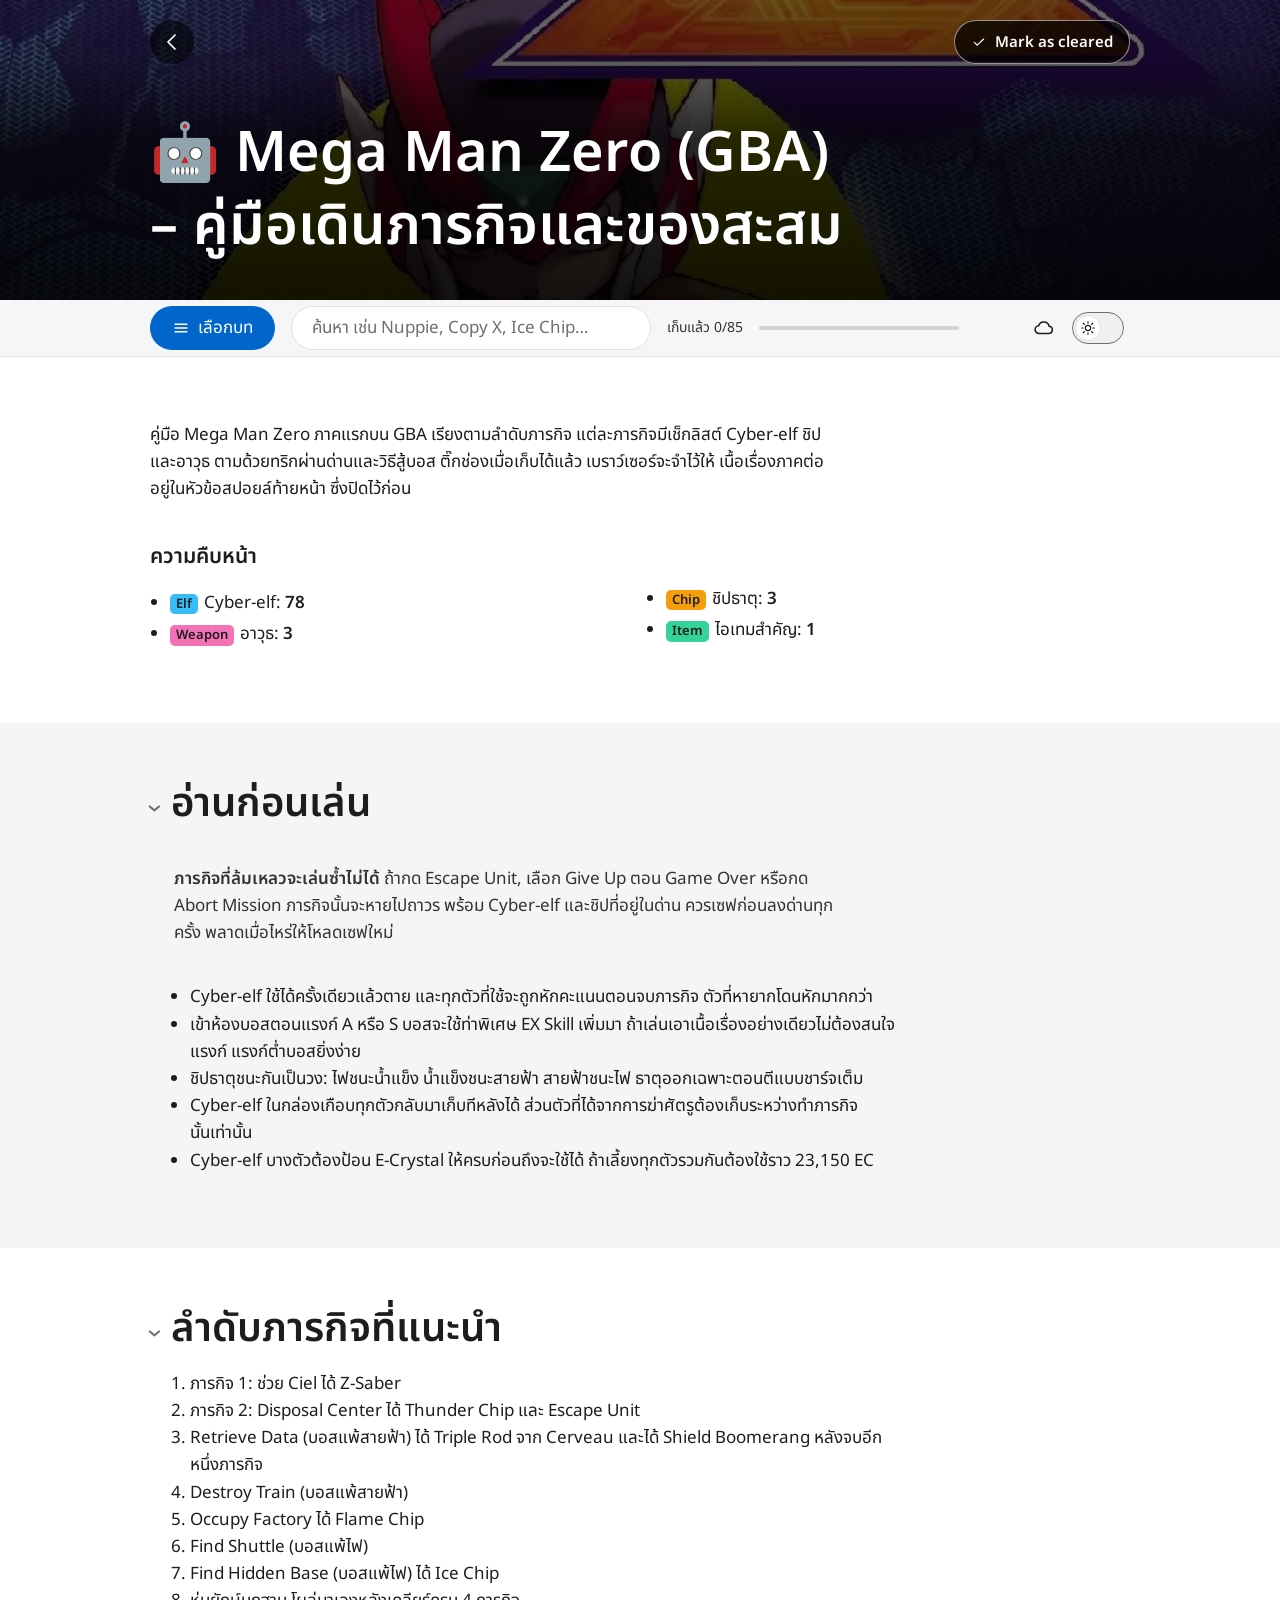
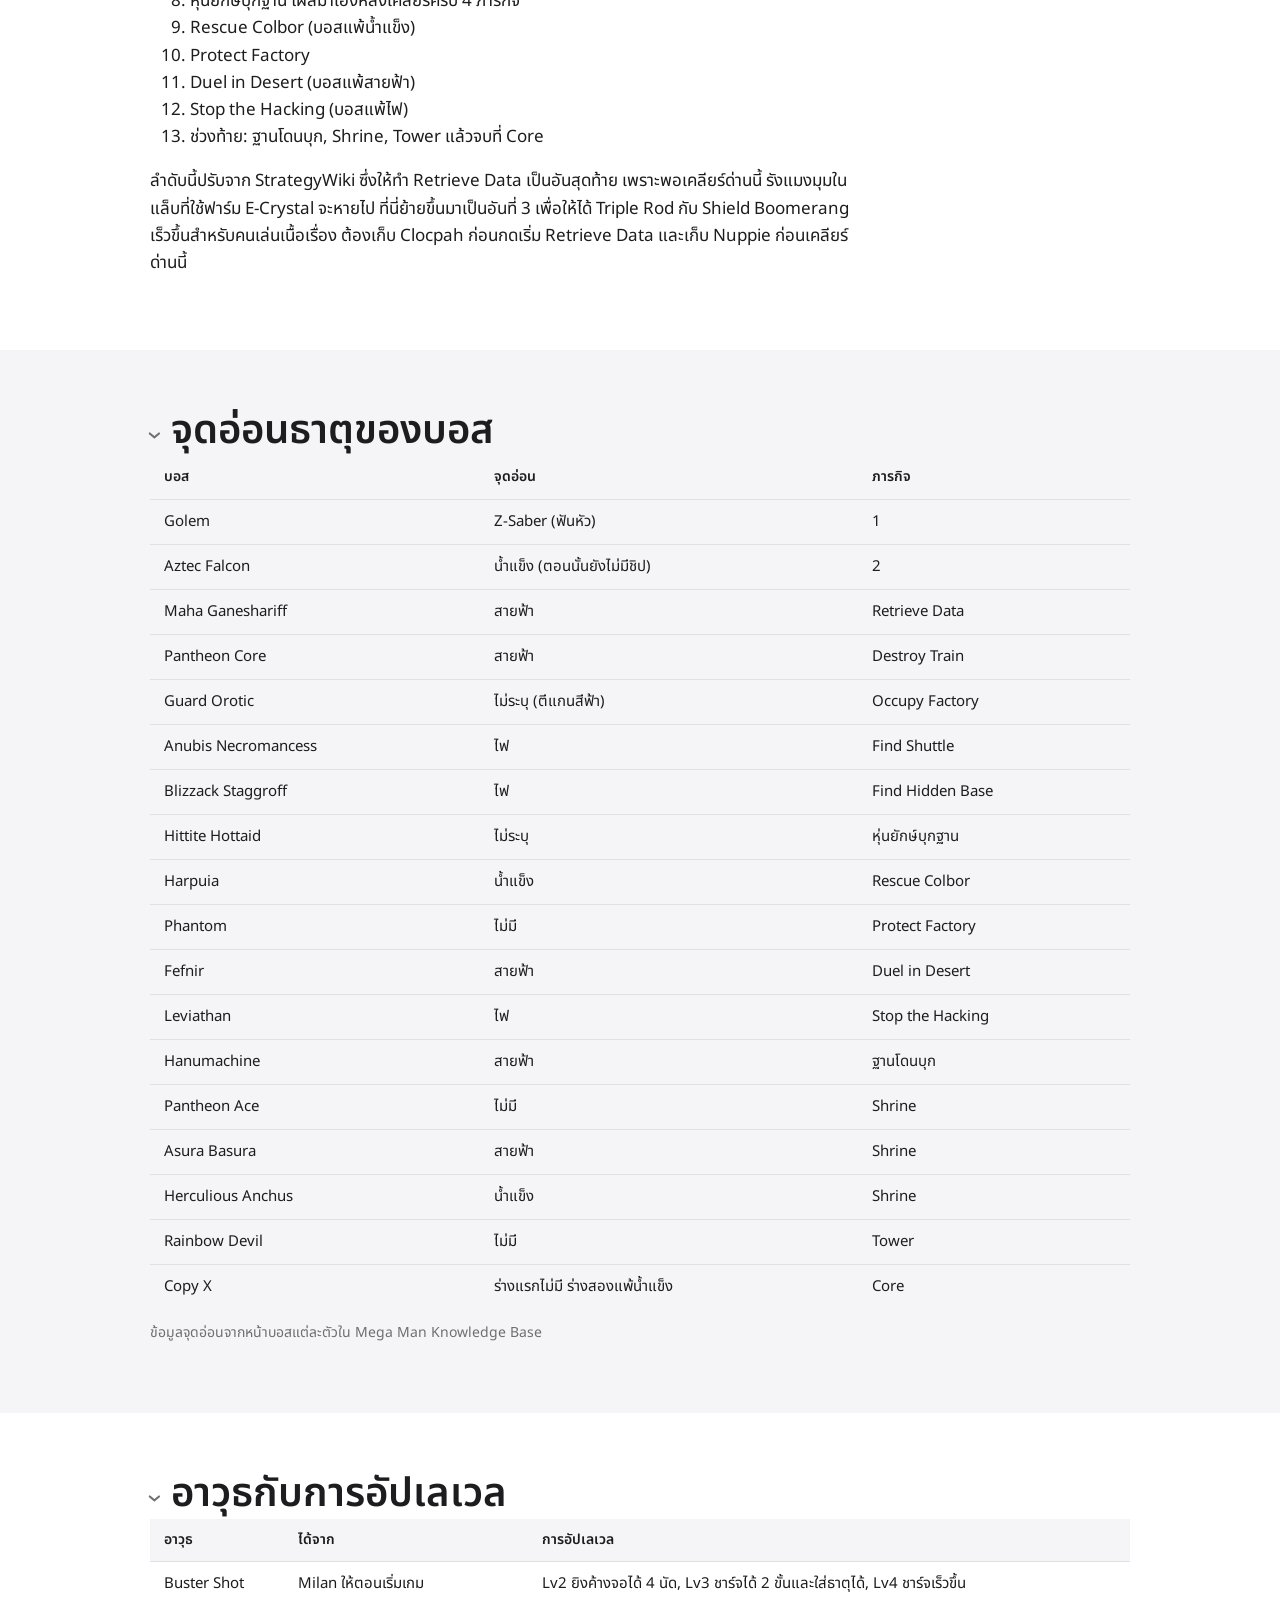
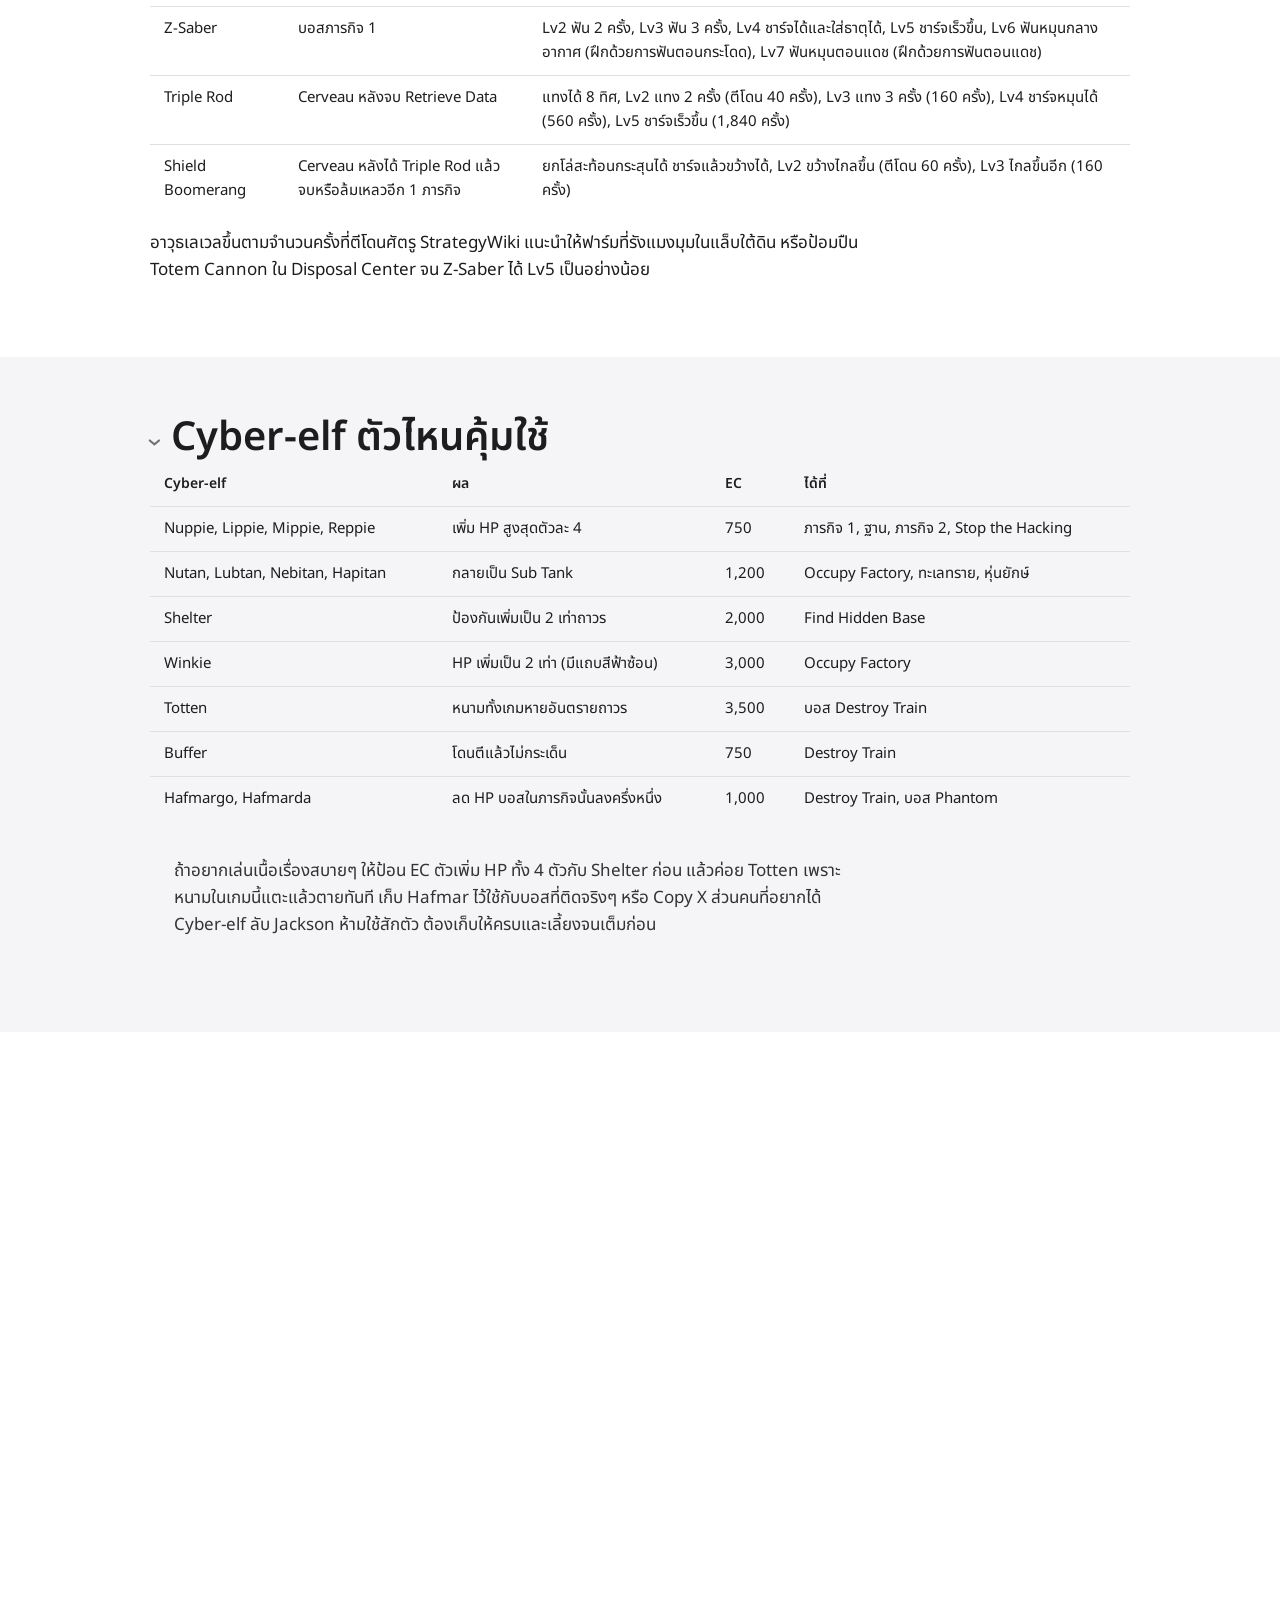
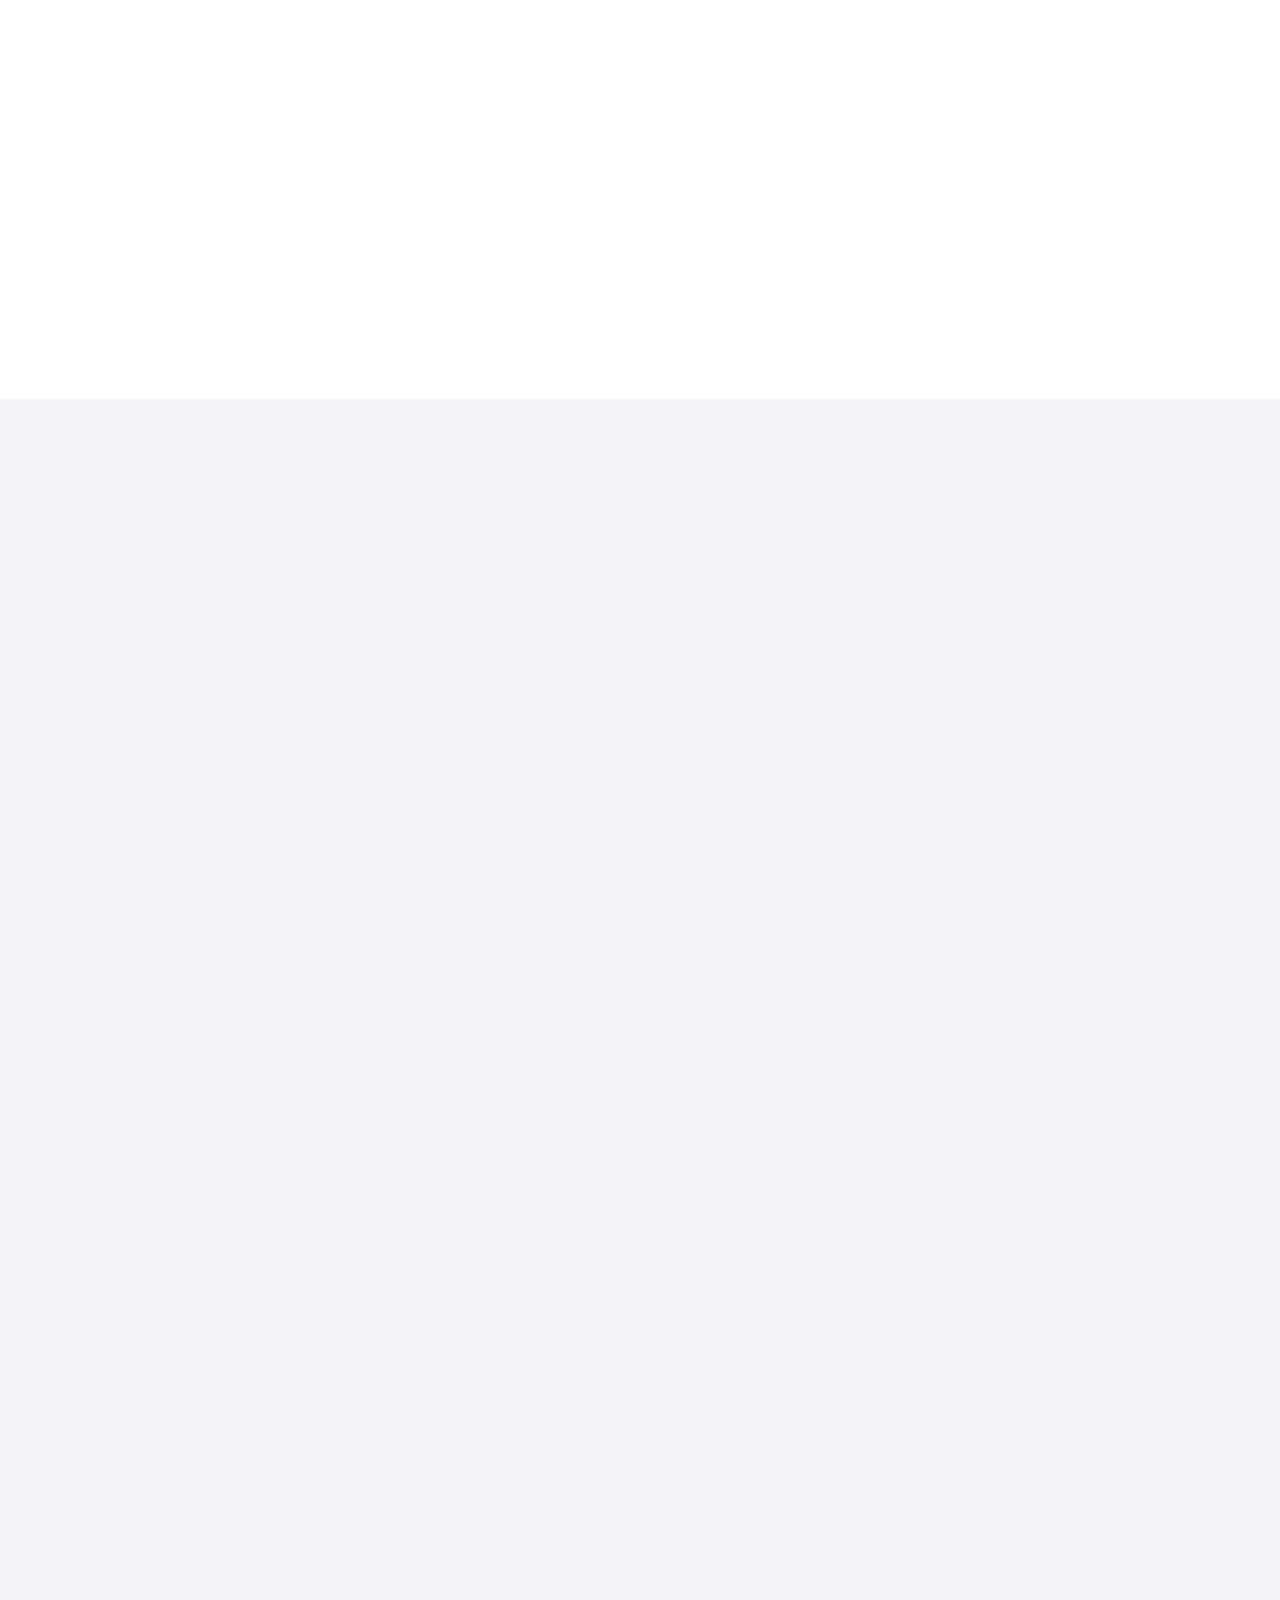
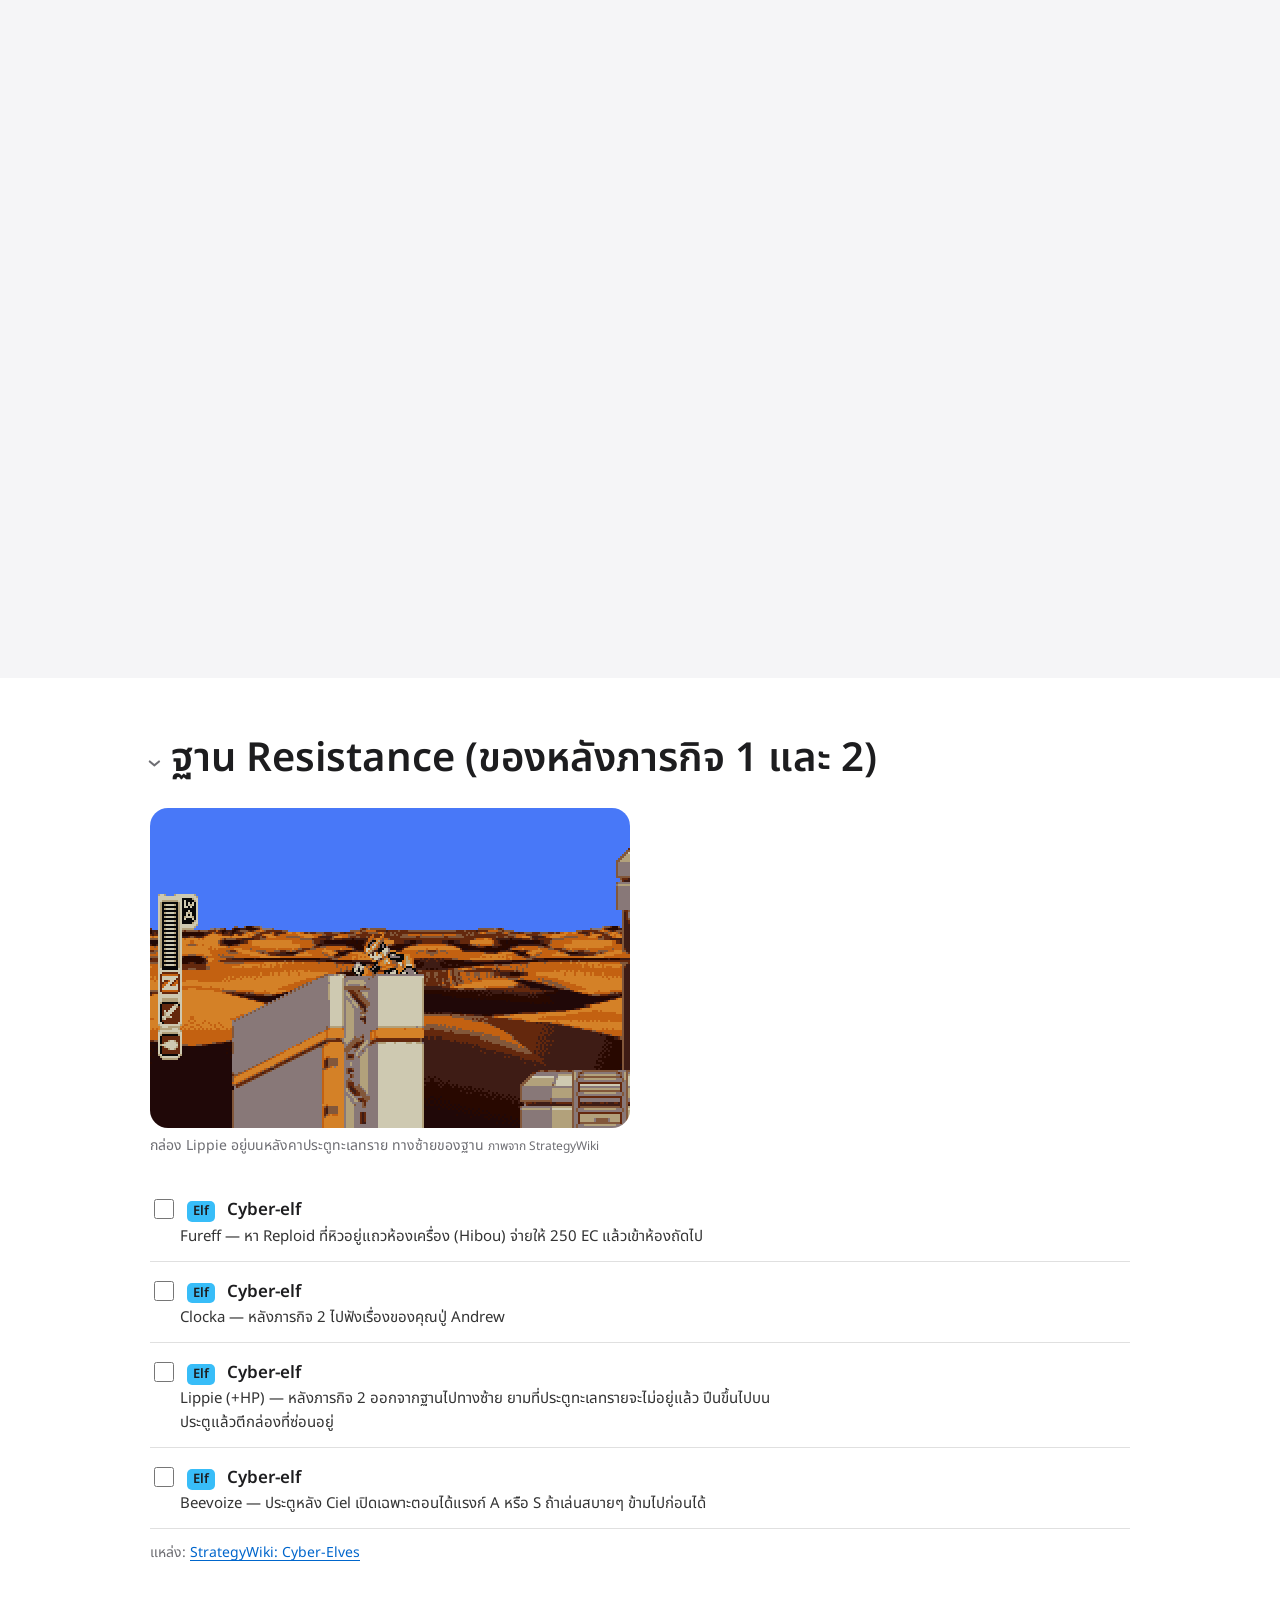
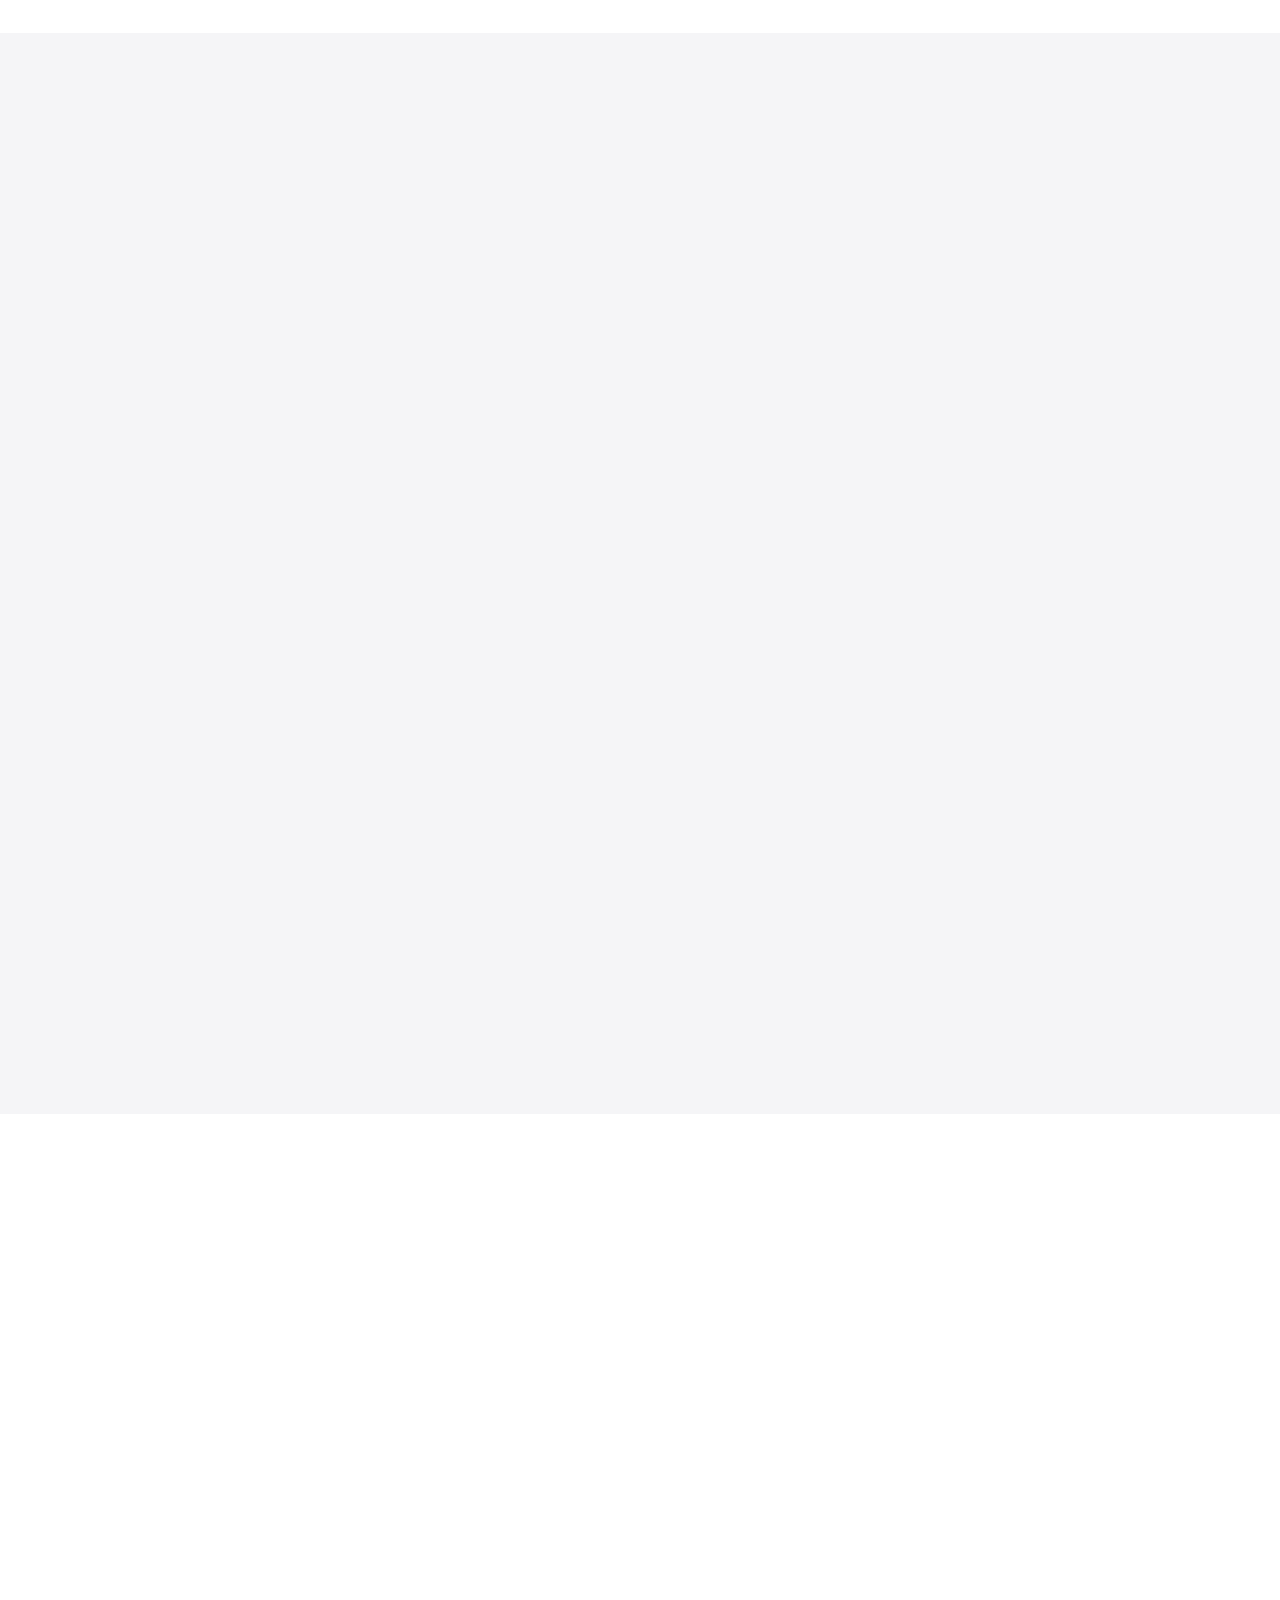
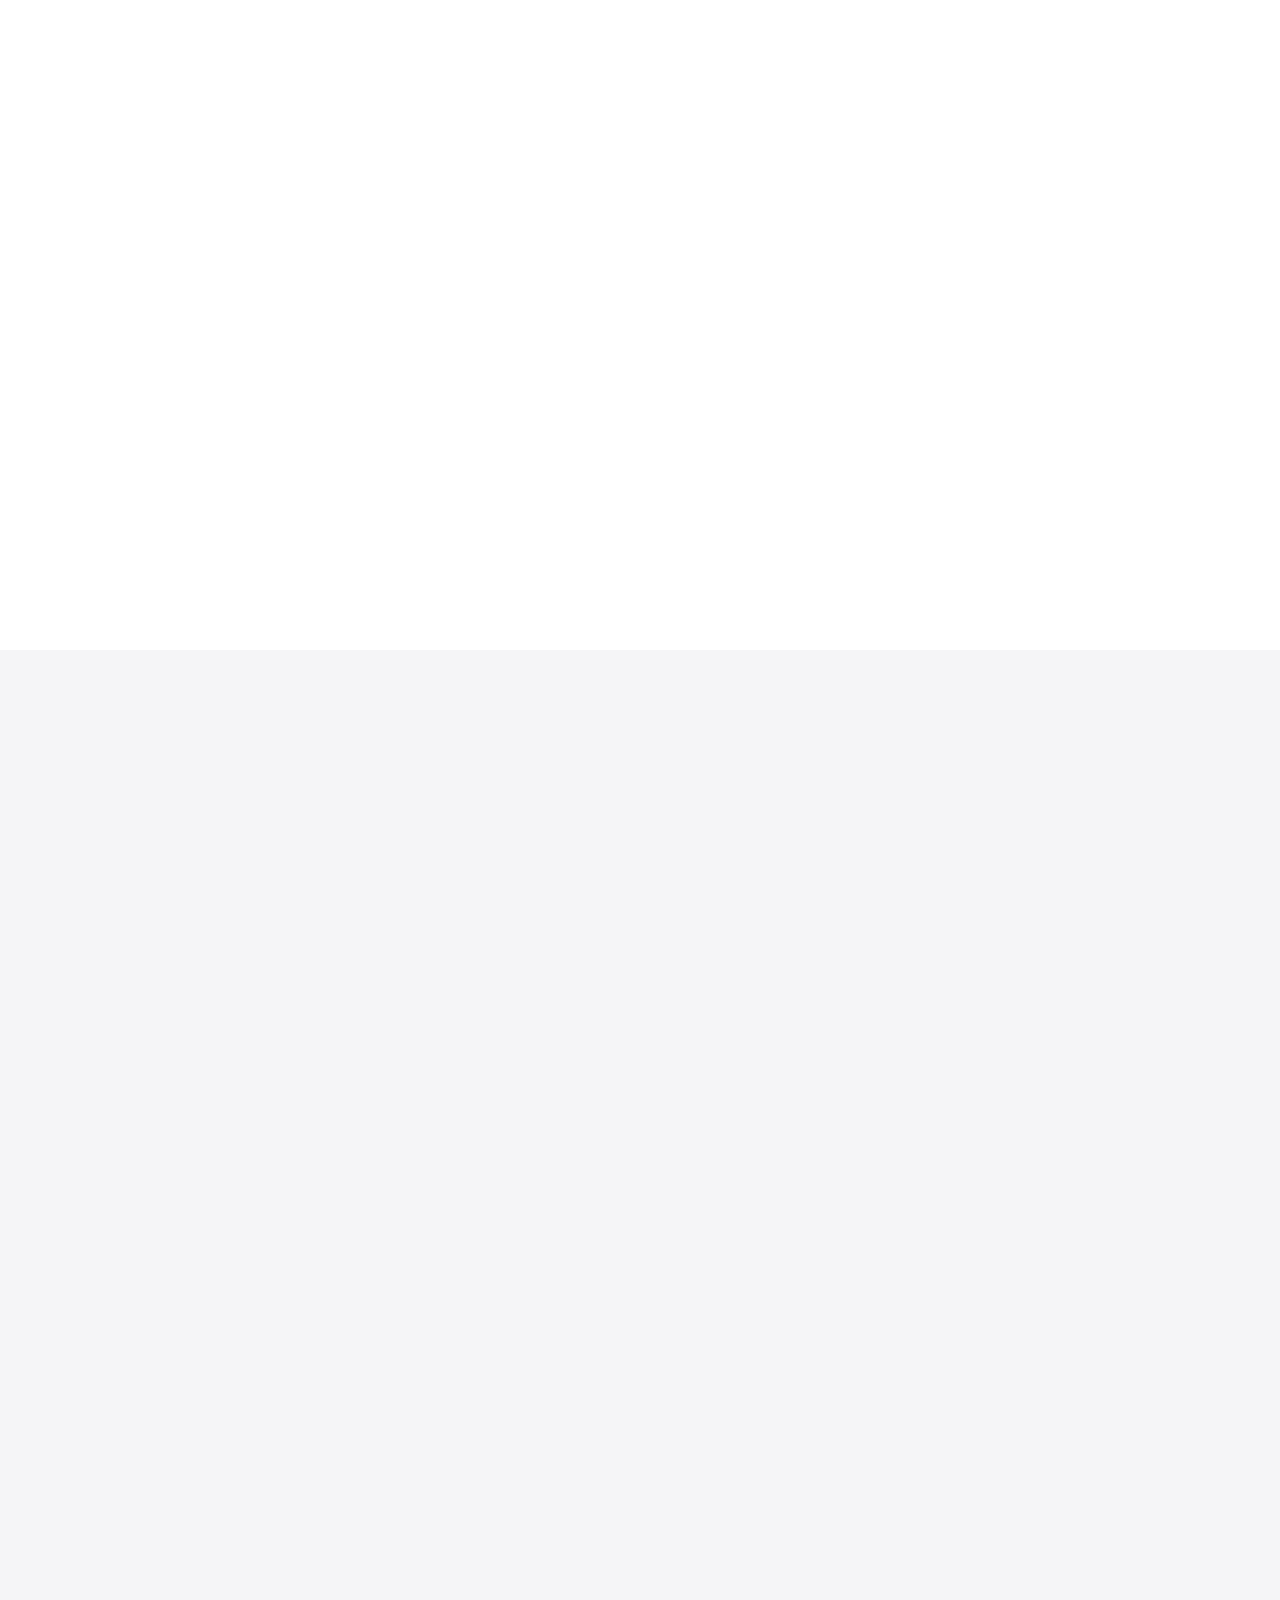
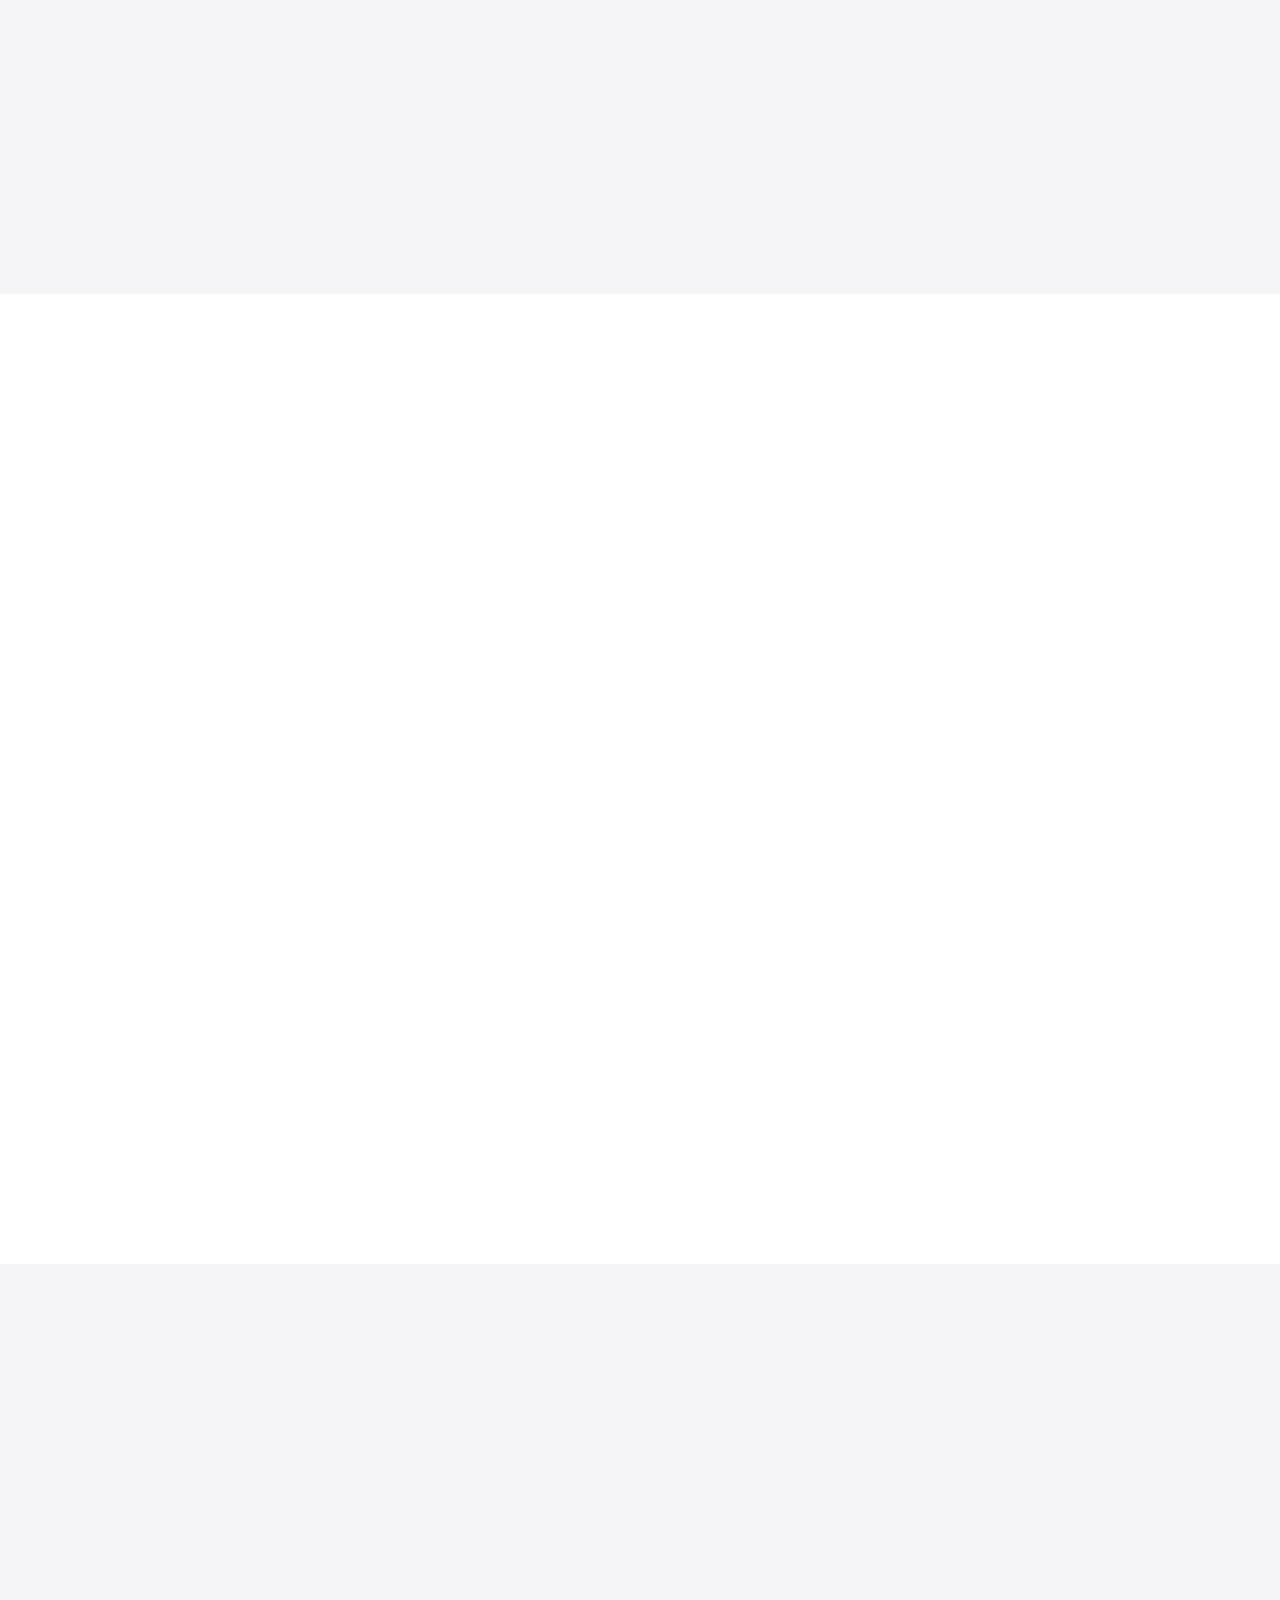
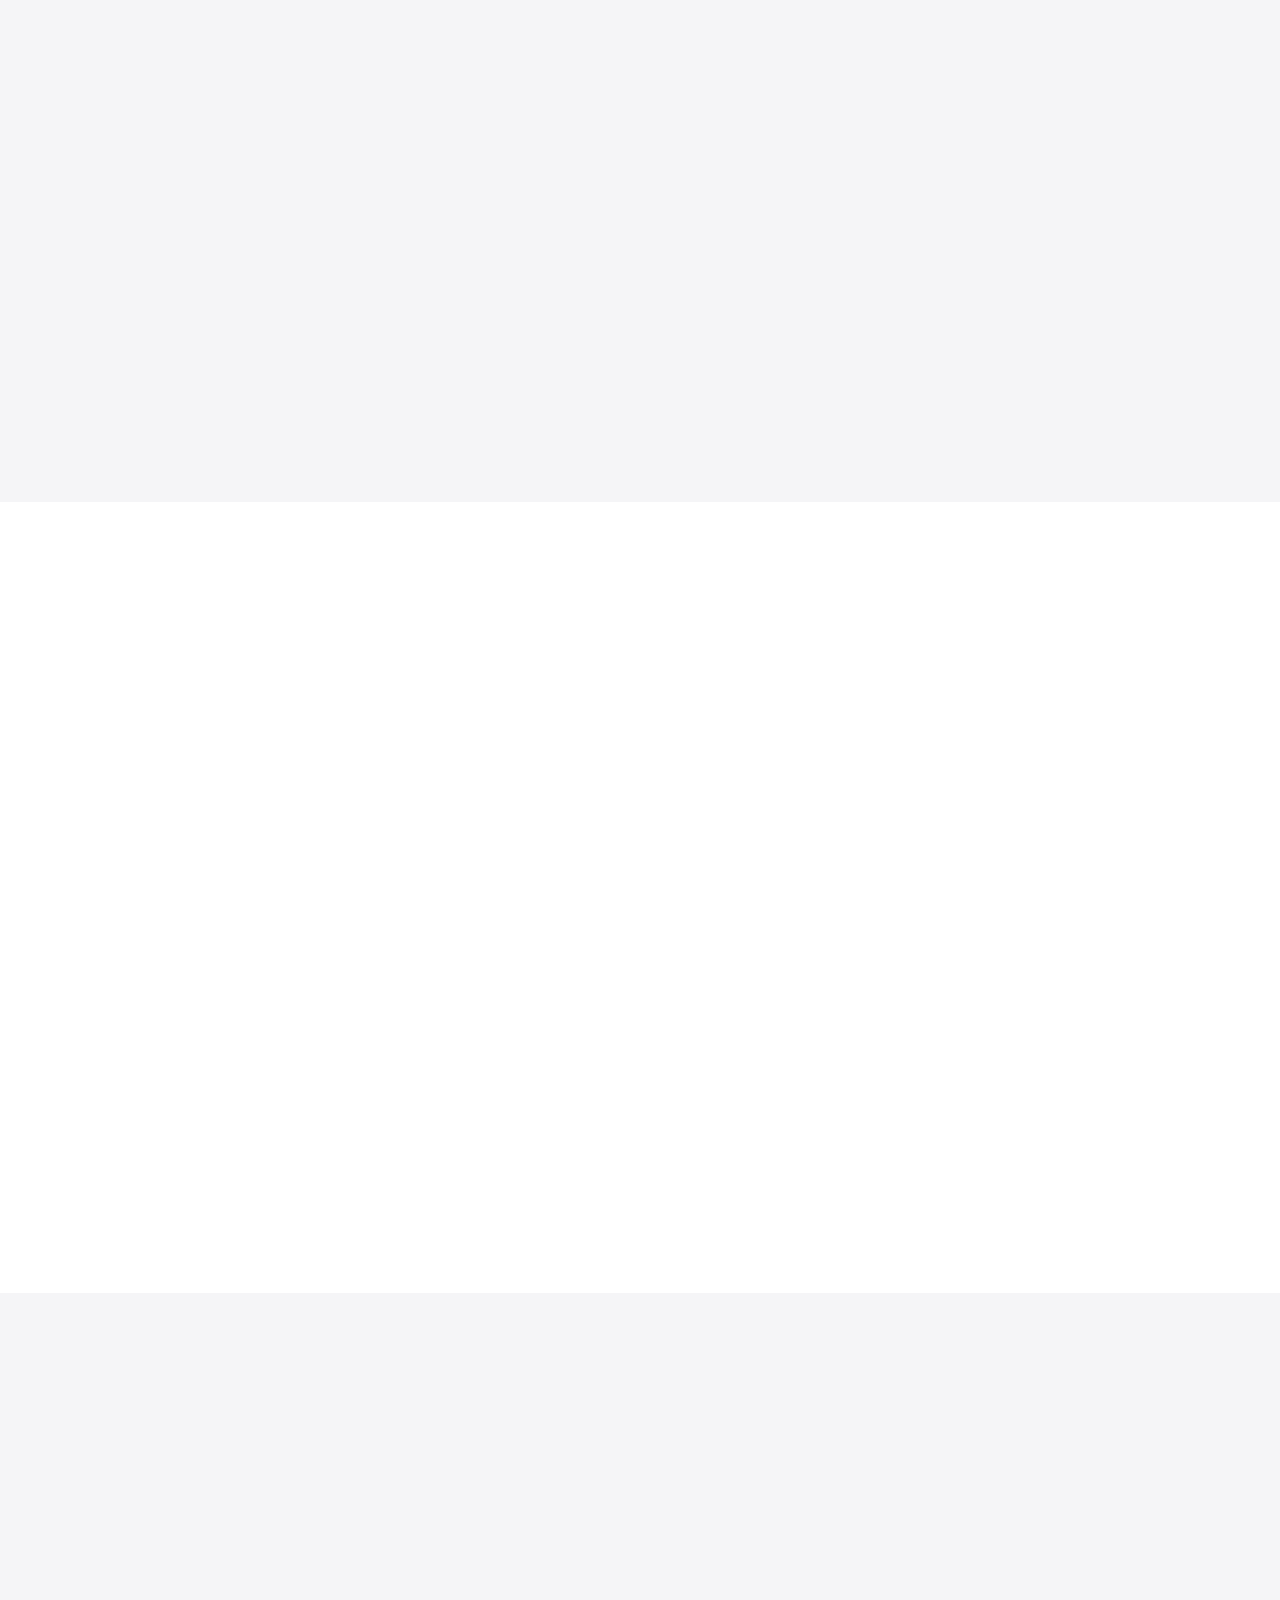
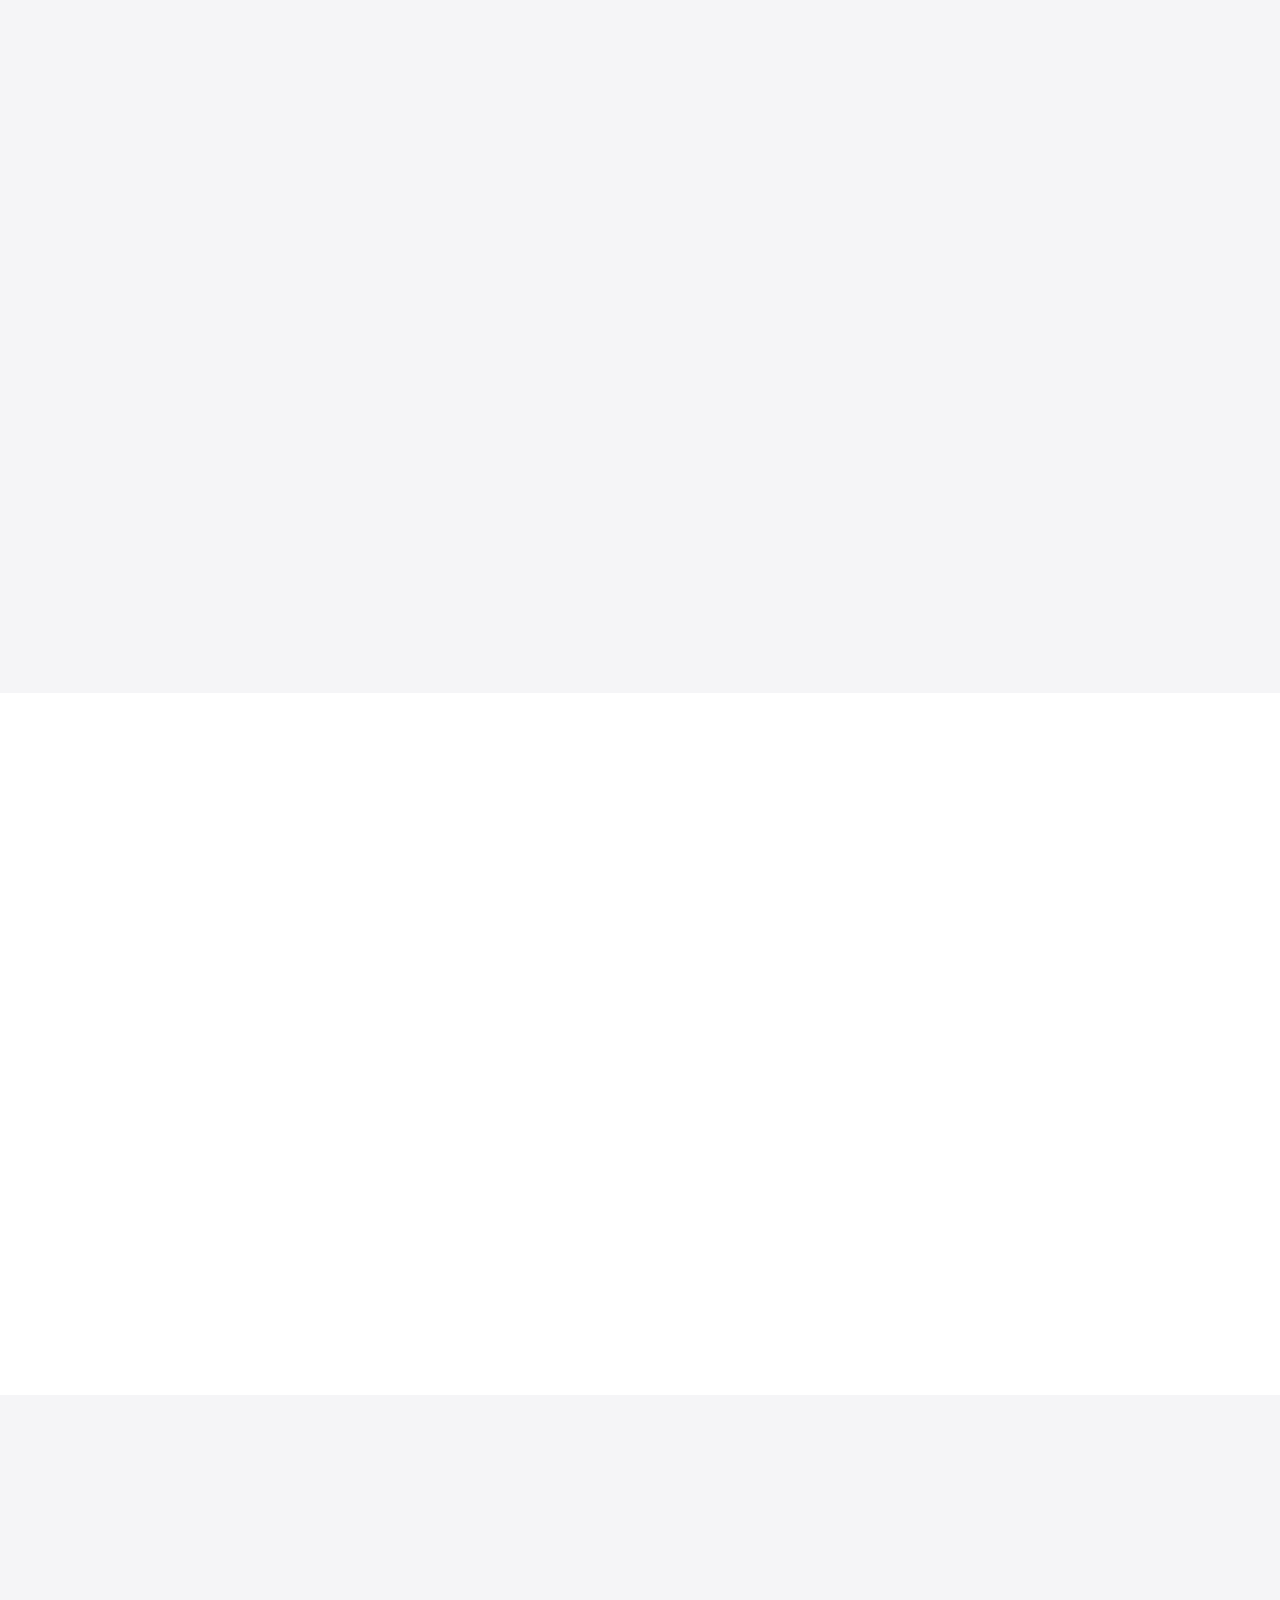
<file: guides/megamanzero/MegaManZero_Guide_TH.html>
<!doctype html><html lang="th"><head><meta charset="utf-8"><meta name="viewport" content="width=device-width,initial-scale=1"><meta name="theme-color" content="#f5f5f7" media="(prefers-color-scheme: light)"><meta name="theme-color" content="#000000" media="(prefers-color-scheme: dark)"><script>(function(){try{var t=localStorage.getItem("gg-theme");if(t!=="light"&&t!=="dark")return;document.documentElement.setAttribute("data-theme",t);var m=document.createElement("meta");m.id="gg-tc";m.name="theme-color";m.content=t==="dark"?"#000000":"#f5f5f7";document.head.appendChild(m)}catch(e){}})();</script><meta http-equiv="Content-Security-Policy" content="default-src 'self'; script-src 'self' 'sha256-wxrMCXuxXdX7F+DM3XKuAEX+iXGDzMGbfPqiImtFfOY=' 'sha256-k2RdbZe5d92fiKotUtCNHR1f0YDw7C1sJpsTPuu8EtA='; style-src 'self' 'unsafe-inline'; img-src 'self' data:; connect-src https://api.github.com; object-src 'none'; base-uri 'none'"><title>Mega Man Zero (GBA) – คู่มือเดินภารกิจและของสะสม</title><link rel="preload" href="../../template/fonts/noto-sans-thai.woff2" as="font" type="font/woff2" crossorigin><style>/* game-guides template – Apple-like brief. Thai: no negative letter-spacing, body line-height 1.6. Self-hosted Noto Sans Thai (template/fonts/, OFL). */
@font-face{font-family:"Noto Sans Thai";font-style:normal;font-weight:400 700;font-display:swap;src:url("../../template/fonts/noto-sans-thai.woff2") format("woff2");unicode-range:U+0000,U+000D,U+0020-007E,U+00A0-00A3,U+00A5,U+00A7-00AB,U+00AE-00B0,U+00B4,U+00B6-00B8,U+00BA-00BB,U+00BF-0107,U+010A-0113,U+0116-011B,U+011E-0123,U+0126-0127,U+012A-012B,U+012E-0131,U+0136-0137,U+0139-013E,U+0141-0148,U+014A-014D,U+0150-015B,U+015E-0161,U+0164-0165,U+016A-017E,U+0218-021B,U+0237,U+02BC,U+02C6-02C7,U+02C9,U+02D7-02DD,U+0300-0304,U+0306-0308,U+030A-030C,U+0312,U+0326-0328,U+0331,U+0E01-0E3A,U+0E3F-0E5B,U+1E80-1E85,U+1E9E,U+1EF2-1EF3,U+200B-200D,U+2010,U+2013-2014,U+2018-201A,U+201C-201E,U+2022,U+2026,U+2039-203A,U+20AC,U+2122,U+2212,U+25CC}
:root{--blue:#0066cc;--on-blue:#fff;--fill:#0066cc;--focus:#0071e3;--blue-dk:#2997ff;--ink:#1d1d1f;--ink80:#333;--ink48:#6e6e73;--hair:#e0e0e0;--soft:#f0f0f0;--canvas:#fff;--parch:#f5f5f7;--pearl:#fafafc;--tile:#272729;--tile2:#2a2a2c;--chip:#d2d2d7;--field:#fff;--bar:rgba(245,245,247,.84);--bar-line:rgba(0,0,0,.08);--danger:#b3261e;--ok:#1e8e3e;--sel:#b3d4f5;--sel-ink:#1d1d1f;--mark:#e8f1fc;--scrim:rgba(0,0,0,.4);--fill-muted:rgba(210,210,215,.64);--line:#8e8e93;--back:#b25000;--sans:"Noto Sans Thai",Sarabun,"Sukhumvit Set",Tahoma,sans-serif;--disp:"Noto Sans Thai",Sarabun,"Sukhumvit Set",Tahoma,sans-serif;color-scheme:light;accent-color:var(--fill)}
html[data-theme="light"]{color-scheme:light}
html[data-theme="dark"]{--blue:#9ecbff;--on-blue:#041018;--fill:#0a84ff;--focus:#9ecbff;--ink:#f5f5f7;--ink80:#e8e8ed;--ink48:#aeaeb2;--hair:#3a3a3c;--soft:#2c2c2e;--canvas:#000;--parch:#1c1c1e;--pearl:#2c2c2e;--tile:#1c1c1e;--tile2:#2c2c2e;--chip:#48484a;--field:#2c2c2e;--bar:rgba(28,28,30,.88);--bar-line:rgba(255,255,255,.12);--danger:#ff6961;--ok:#32d74b;--sel:#1a3d66;--sel-ink:#f5f5f7;--mark:#163456;--scrim:rgba(0,0,0,.62);--fill-muted:rgba(255,255,255,.16);--line:#aeaeb2;--back:#f59e0b;color-scheme:dark}
@media (prefers-color-scheme:dark){:root:not([data-theme="light"]){--blue:#9ecbff;--on-blue:#041018;--fill:#0a84ff;--focus:#9ecbff;--ink:#f5f5f7;--ink80:#e8e8ed;--ink48:#aeaeb2;--hair:#3a3a3c;--soft:#2c2c2e;--canvas:#000;--parch:#1c1c1e;--pearl:#2c2c2e;--tile:#1c1c1e;--tile2:#2c2c2e;--chip:#48484a;--field:#2c2c2e;--bar:rgba(28,28,30,.88);--bar-line:rgba(255,255,255,.12);--danger:#ff6961;--ok:#32d74b;--sel:#1a3d66;--sel-ink:#f5f5f7;--mark:#163456;--scrim:rgba(0,0,0,.62);--fill-muted:rgba(255,255,255,.16);--line:#aeaeb2;--back:#f59e0b;color-scheme:dark}}
*{box-sizing:border-box}
html{scroll-padding-top:var(--hh,72px);-webkit-text-size-adjust:100%;scrollbar-color:var(--chip) var(--canvas)}
body{margin:0;background:var(--canvas);color:var(--ink);font:400 17px/1.6 var(--sans);-webkit-font-smoothing:antialiased;caret-color:var(--blue)}
::selection{background:var(--sel);color:var(--sel-ink)}
a{color:var(--blue);text-underline-offset:3px}
a:hover{text-decoration:underline}
button,summary,label{cursor:pointer}
a,button,summary,label{touch-action:manipulation}
:focus-visible{outline:2px solid var(--focus);outline-offset:2px}
:is(p,li,dd){text-wrap:pretty}
b,strong{font-weight:600}
.top{position:relative;isolation:isolate;overflow:hidden;display:flex;flex-direction:column;justify-content:space-between;align-items:flex-start;gap:28px;min-height:300px;padding:20px max(24px,calc((100% - 980px)/2)) 36px;color:#fff;background-color:#141418;background-image:var(--cover,linear-gradient(#272729,#272729));background-size:cover;background-position:center}
.top::before{content:"";position:absolute;inset:0;z-index:1;pointer-events:none;background:linear-gradient(180deg,rgba(0,0,0,.58) 0%,rgba(0,0,0,.62) 20%,rgba(0,0,0,.84) 46%,rgba(0,0,0,.92) 100%)}
.top img{position:absolute;inset:0;z-index:0;width:100%;height:100%;object-fit:cover;object-position:center 42%}
.top[data-cover="pla"] img{object-position:center 62%}
.top[data-cover="totk"] img{object-position:center 38%}
.top[data-cover="ffx"] img,.top[data-cover="lastfaith"] img{object-position:center center}
.top[data-cover="megamanzero"] img{object-position:center 72%}
.topbar,.top .back,.top h1,.clr{position:relative;z-index:2}
.top h1{font:600 56px/1.3 var(--disp);margin:0;max-width:22em;color:#fff;text-wrap:balance}
header{position:sticky;top:0;z-index:5;display:flex;flex-wrap:wrap;align-items:center;gap:8px 16px;min-height:52px;padding:6px max(16px,calc((100% - 980px)/2));background:var(--bar);-webkit-backdrop-filter:saturate(180%) blur(20px);backdrop-filter:saturate(180%) blur(20px);border-bottom:1px solid var(--bar-line)}
header nav{flex:none}
.hd{display:flex;flex-wrap:wrap;align-items:center;gap:8px 16px;flex:1 1 260px}
#q{flex:1 1 220px;max-width:360px;height:44px;padding:0 20px;font:400 17px var(--sans);color:var(--ink);background:var(--field);border:1px solid var(--hair);border-radius:9999px}
#q::placeholder{color:var(--ink48)}
#prog{font:400 14px/1.29 var(--sans);color:var(--ink80);font-variant-numeric:tabular-nums}
#pbar{flex:1 1 100px;max-width:200px;height:4px;background:var(--chip);border-radius:9999px;overflow:hidden}
#pbar i{display:block;height:100%;width:0;background:var(--fill);transition:width .4s cubic-bezier(.16,1,.3,1)}
#pkb{font:400 17px var(--sans);color:var(--on-blue);background:var(--fill);border:0;border-radius:9999px;padding:0 22px;min-height:44px;cursor:pointer;display:inline-flex;gap:8px;align-items:center;transition:transform .15s}
#pkb svg{display:block;flex:none}
#pkb:active,.grid a:active{transform:scale(.95)}
.pkc{font-weight:600;max-width:9ch;overflow:hidden;text-overflow:ellipsis;white-space:nowrap}
.pkc:empty{display:none}
.pkw{position:relative}
.pk{position:absolute;top:calc(100% + 10px);left:0;z-index:20;width:min(640px,calc(100vw - 32px));max-height:min(58vh,640px);overflow:auto;background:var(--canvas);border:1px solid var(--hair);border-radius:18px;padding:16px 24px 24px}
.pk[hidden],#pkbg[hidden]{display:none}
.pkhd{display:flex;align-items:center;gap:12px;font:600 21px/1.19 var(--disp)}
.pkintro{margin-left:auto;font-size:14px;padding:8px;min-height:44px;display:inline-flex;align-items:center}
.pkx{width:44px;height:44px;border:0;border-radius:50%;background:var(--fill-muted);color:var(--ink);display:inline-flex;align-items:center;justify-content:center;cursor:pointer}
.pgh{font:600 14px/1.29 var(--sans);color:var(--ink48);margin:16px 0 8px}
.grid{display:grid;gap:8px}
.gm{grid-template-columns:repeat(5,minmax(0,1fr))}
.gj,.gr{grid-template-columns:repeat(4,minmax(0,1fr))}
.grid a{display:flex;flex-direction:column;justify-content:center;min-height:56px;padding:8px 10px;border:1px solid var(--hair);border-radius:18px;background:var(--canvas);color:var(--ink);text-decoration:none;line-height:1.25;transition:transform .15s}
.grid a b{font:600 17px var(--sans);color:var(--blue)}
.grid a span{font-size:13px;color:var(--ink48);overflow:hidden;display:-webkit-box;-webkit-line-clamp:2;-webkit-box-orient:vertical}
.gr a b{font-size:14px}
.gr a span{display:none}
.grid a[aria-current=true]{border:2px solid var(--focus);padding:7px 9px}
main{padding:0}
#intro{padding:48px max(24px,calc((100% - 980px)/2)) 56px}
#intro p,main .w{max-width:68ch}
main>details :is(p,dd,:not(.ck)>li){max-width:72ch}
section>h2.h3{font:600 21px/1.19 var(--disp);margin:40px 0 12px}
#intro ul{padding-left:20px;columns:2 300px;column-gap:32px}
#intro li{margin:4px 0;break-inside:avoid}
.note{background:var(--parch);border:0;border-radius:18px;padding:20px 24px;color:var(--ink80)}
main>details{margin:0;border:0;border-radius:0;background:var(--canvas);padding:56px max(24px,calc((100% - 980px)/2))}
main>details:nth-of-type(odd){background:var(--parch)}
main>details.ch{content-visibility:auto;contain-intrinsic-size:auto 1400px}
summary{cursor:pointer;display:flex;align-items:baseline;gap:12px;list-style:none;min-height:44px}
summary::-webkit-details-marker{display:none}
summary::before{content:"›";font:400 28px/1 var(--sans);color:var(--ink48);transition:transform .2s;display:inline-block}
details[open]>summary::before{transform:rotate(90deg)}
summary h2{font:600 40px/1.25 var(--disp);margin:0;text-wrap:balance}
.cnt{margin-left:auto;font:400 14px var(--sans);color:var(--ink48);white-space:nowrap;font-variant-numeric:tabular-nums}
.cnt.done{color:var(--blue);font-weight:600}
h3{font:600 21px/1.19 var(--disp);margin:40px 0 12px}
.sm{margin:12px 0}
.b{display:inline-block;background:var(--c);color:#1d1d1f;font:600 13px/1.6 var(--sans);border-radius:5px;padding:0 6px;margin-right:2px}
.mut,.lg,.src{color:var(--ink48)}
.src,.lg{font:400 14px/1.43 var(--sans)}
.lgk{display:flex;flex-wrap:wrap;gap:4px 16px;font:400 14px var(--sans);color:var(--ink80);margin:8px 0}
.lgk span::before{content:"";display:inline-block;width:14px;height:10px;border-radius:3px;margin-right:6px;vertical-align:-1px;border:2px solid var(--k)}
.lgk .dash::before{border-style:dashed}
.fhint{display:none;font-size:14px;color:var(--ink48);margin:4px 0}
.flow{position:relative;overflow-x:auto;background:var(--canvas);border:1px solid var(--hair);border-radius:18px;padding:8px}
main>details:nth-of-type(even) .flow{background:var(--pearl)}
.fl{display:block;font-family:var(--sans)}
.fl text{text-anchor:middle}
.nb{fill:var(--canvas)}
.nl{fill:var(--ink);font-size:13px;font-weight:700}
.nd{fill:var(--ink80);font-size:13px}
.ed{fill:none;stroke:var(--line);stroke-width:1.5}
.bk{stroke-dasharray:5 4;stroke:var(--back)}
#ah path{fill:var(--line)}
.ck{list-style:none;padding:0;margin:0}
.ck li{border-bottom:1px solid var(--hair);padding:6px 0 12px}
.ck label{cursor:pointer;display:inline-flex;gap:10px;align-items:baseline;min-height:44px;padding:6px 0;margin-bottom:-6px}
.ck input{width:20px;height:20px;flex:none;transform:translateY(4px)}
.ck .w{color:var(--ink80);font-size:15px;line-height:1.6;margin-left:30px;overflow-wrap:anywhere}
.en{color:var(--ink48);font-size:14px;margin-left:30px;font-style:italic}
.ck li:has(input:checked) .w{text-decoration:line-through;opacity:.5}
.ck input:checked+*{opacity:.5}
.src{overflow-wrap:anywhere}
.tw{overflow-x:auto}
table{border-collapse:collapse;width:100%;font:400 15px/1.6 var(--sans)}
th,td{border-bottom:1px solid var(--hair);padding:10px 14px;text-align:left;vertical-align:top}
th{background:var(--parch);color:var(--ink);font-weight:600;font-size:14px}
tr:last-child td{border-bottom:0}
.hide{display:none}
#empty{display:none;padding:48px 24px;text-align:center;color:var(--ink48)}
@media (min-width:641px){.fl{max-width:100%;height:auto}
}
@media (max-width:1068px){.top h1{font-size:40px;line-height:1.3}
}
@media (max-width:640px){.top{min-height:232px;padding:16px 20px 28px}
.top h1{font-size:34px}
main>details{padding:40px 20px}
#intro{padding:32px 20px 40px}
summary h2{font-size:28px;line-height:1.3}
h3,section>h2.h3{font-size:21px;margin-top:32px}
header{-webkit-backdrop-filter:none;backdrop-filter:none;background:var(--parch);padding:6px 12px}
header{gap:6px 8px}
.hd{flex:1 1 100%;min-width:0;gap:2px 8px;order:3}
nav{order:1}
.tools{order:2}
#q{max-width:none;min-width:0;flex-basis:100%}
#prog{font-size:13px;line-height:1.4;padding-left:20px}
#pkb{padding:0 16px}
#pbar{display:none}
.fhint{display:block}
#pkbg{position:fixed;inset:0;background:var(--scrim);z-index:19}
.pk{position:fixed;left:0;right:0;bottom:0;top:auto;width:auto;max-height:82vh;border-radius:18px 18px 0 0;border:0;padding:10px 16px calc(20px + env(safe-area-inset-bottom))}
.pk::before{content:"";display:block;width:36px;height:5px;border-radius:9999px;background:var(--chip);margin:0 auto 8px}
.gr{grid-template-columns:repeat(3,minmax(0,1fr))}
.grid a span{display:none}
.grid a{align-items:center;min-height:48px}
}
@media (max-width:419px){.top h1{font-size:28px}
}
@media (prefers-reduced-motion:reduce){#pbar i,#pkb,.grid a,summary::before,.top .back,.home .cards a{transition:none}
#pkb:active,.grid a:active,.top .back:active,.home .cards a:active{transform:none}
}
.fl .nl,.fl .nd{font-family:var(--sans)}
.fl text{dominant-baseline:auto}
figure.map{margin:24px 0}figure.map img{display:block;max-width:100%;height:auto;border-radius:18px;background:var(--soft)}figure.map figcaption{font:400 14px/1.43 var(--sans);color:var(--ink48);margin-top:8px}figure.map .cr{font-size:12px}

.top .back{display:inline-flex;align-items:center;justify-content:center;width:44px;height:44px;margin:0;color:#fff;background:rgba(0,0,0,.55);border-radius:50%;text-decoration:none;transition:background .15s,transform .15s}.top .back:hover{background:rgba(0,0,0,.72);text-decoration:none}.top .back:active{transform:scale(.92);background:rgba(0,0,0,.8)}.top .back:focus-visible{outline:2px solid #fff;outline-offset:3px}
.capd summary{cursor:pointer;min-height:44px;line-height:1.43;padding:12px 0}

.sya button{font:400 17px var(--sans);min-height:44px;padding:0 22px;border-radius:9999px;border:0;cursor:pointer;background:var(--fill);color:var(--on-blue)}
.sya .sy2{background:var(--soft);color:var(--ink)}
#sys{margin:12px 0 0}#sys:empty{display:none}#sys.err{color:var(--danger)}
#syd{width:min(560px,calc(100vw - 24px));max-height:calc(100dvh - 24px);border:0;border-radius:18px;padding:24px;background:var(--canvas);color:var(--ink);font-family:var(--sans)}
#syd::backdrop{background:var(--scrim)}
#syd h2{font:600 21px/1.3 var(--disp);margin:0 0 8px}#syd ol{padding-left:20px;margin:8px 0}#syd li{margin:4px 0}
#syd code{background:var(--parch);border-radius:6px;padding:0 4px}
#syd label{display:block;font:600 14px var(--sans);margin:12px 0 4px}
#syd input{width:100%;min-height:44px;font:400 16px var(--sans);padding:0 12px;border:1px solid var(--chip);border-radius:12px;background:var(--pearl);color:var(--ink)}
#syd :focus-visible{outline:2px solid var(--focus);outline-offset:2px}
.sye{color:var(--danger);font:400 14px var(--sans);margin:8px 0 0;min-height:1em}
.sya{display:flex;flex-wrap:wrap;gap:8px;margin-top:16px}
.tools{display:flex;align-items:center;margin-left:auto;flex:none}
#syb{position:relative;flex:none;margin-left:0;width:44px;height:44px;display:inline-flex;align-items:center;justify-content:center;border:0;border-radius:50%;background:transparent;color:var(--ink);cursor:pointer}#syb:hover{background:var(--soft)}#syb:focus-visible{outline:2px solid var(--focus);outline-offset:2px}
#syd0{position:absolute;top:9px;right:8px;width:9px;height:9px;border-radius:50%;border:2px solid var(--parch);display:none}#syb[data-s] #syd0{display:block}#syb[data-s=ok] #syd0{background:var(--ok)}#syb[data-s=busy] #syd0{background:var(--chip)}#syb[data-s=off] #syd0{background:var(--ink48)}#syb[data-s=err] #syd0{background:var(--danger)}
@media (max-width:640px){#pkb{padding:0 12px;gap:6px}header{gap:6px 4px}}

.skip{position:fixed;inset-inline-start:16px;top:12px;z-index:30;min-height:44px;padding:0 18px;display:inline-flex;align-items:center;background:var(--fill);color:var(--on-blue);border-radius:9999px;text-decoration:none;transform:translateY(-120px)}
.skip:focus{transform:none}

/* Per-game color fields sit behind the key art and remain if the image is missing. */
.cv-bayonetta3,[data-cover="bayonetta3"]{--cover:linear-gradient(148deg,#7a2344 0%,#1a0c12 72%)}
.cv-ffx,[data-cover="ffx"]{--cover:linear-gradient(168deg,#24508f 0%,#10243f 100%)}
.cv-megamanzero,[data-cover="megamanzero"]{--cover:linear-gradient(135deg,#d24b3a 0%,#2a221c 100%)}
.cv-pla,[data-cover="pla"]{--cover:linear-gradient(165deg,#f3f0e4 0%,#6d907a 100%)}
.cv-lastfaith,[data-cover="lastfaith"]{--cover:linear-gradient(160deg,#5c4638 0%,#1a1410 100%)}
.cv-totk,[data-cover="totk"]{--cover:linear-gradient(180deg,#d5e3c4 0%,#3f5a3a 50%,#1c2430 100%)}

.home{max-width:1120px;margin:0 auto;padding:32px 24px 80px}
.home h1{font:600 40px/1.25 var(--disp);margin:0 0 8px;text-wrap:balance}
.home .lead{margin:0 0 28px;color:var(--ink80);max-width:40em}
.home .find{display:block;width:100%;height:44px;margin:0 0 20px;padding:0 20px;font:400 17px var(--sans);color:var(--ink);background:var(--field);border:1px solid var(--hair);border-radius:9999px}
.home .find::placeholder{color:var(--ink48)}
.home .cards{display:grid;gap:16px;grid-template-columns:1fr}
.home .cards a{display:flex;flex-direction:column;min-height:44px;padding:0;overflow:hidden;border:1px solid var(--hair);border-radius:18px;background:var(--parch);color:var(--ink);text-decoration:none;transition:border-color .2s,transform .2s}
.home .cards a:hover{border-color:var(--focus);text-decoration:none}
.home .cards a:active{transform:scale(.985)}
.home .cards a[hidden],.home #none[hidden]{display:none}
.home .cv{position:relative;display:block;aspect-ratio:16/9;overflow:hidden;background-color:#272729;background-image:var(--cover);background-position:center;background-size:cover}
.home .cv img{position:absolute;inset:0;width:100%;height:100%;object-fit:cover;display:block}
.home .cb{display:flex;flex-direction:column;align-items:flex-start;gap:4px;padding:16px 18px 18px}
.home .cards b{display:block;font:600 21px/1.35 var(--disp);color:var(--blue);text-wrap:balance}
.home .sub{color:var(--ink80);font-size:15px;line-height:1.6}
.home .pf{display:flex;flex-wrap:wrap;align-items:center;gap:8px;margin-top:8px;color:var(--ink80)}
.home .pf svg{display:block;fill:currentColor}
.home #none{margin:8px 0 0;color:var(--ink48)}
@media (min-width:720px){.home .cards{grid-template-columns:1fr 1fr}}
@media (min-width:1080px){.home .cards{grid-template-columns:1fr 1fr 1fr}}
@media (max-width:640px){.home{padding:24px 20px 56px}.home h1{font-size:28px;line-height:1.3}}
@media (prefers-reduced-motion:reduce){.top .back,.home .cards a,#pbar i,#pkb,.grid a,summary::before{transition:none}.top .back:active,.home .cards a:active,#pkb:active,.grid a:active{transform:none}}

/* Theme switch: 64×44 hit area, 52×32 pill track, knob slides on transform only. */
.sr{position:absolute;width:1px;height:1px;padding:0;margin:-1px;overflow:hidden;clip:rect(0,0,0,0);clip-path:inset(50%);white-space:nowrap;border:0}
.hbar{position:sticky;top:0;z-index:5;display:flex;justify-content:flex-end;align-items:center;min-height:52px;padding:6px max(20px,calc((100% - 1120px)/2 + 24px));background:var(--bar);-webkit-backdrop-filter:saturate(180%) blur(20px);backdrop-filter:saturate(180%) blur(20px);border-bottom:1px solid var(--bar-line)}
.thm{position:relative;flex:none;width:64px;height:44px;margin:0;padding:0;border:0;border-radius:9999px;background:transparent;color:var(--ink);display:inline-flex;align-items:center;justify-content:center;cursor:pointer}
.thm:hover .thm-track{border-color:var(--ink)}
.thm:focus-visible{outline:2px solid var(--focus);outline-offset:2px}
.thm-track{width:52px;height:32px;border-radius:9999px;background:var(--soft);border:1px solid var(--ink48);position:relative}
.thm-knob{position:absolute;top:2px;left:2px;width:26px;height:26px;border-radius:50%;background:#fff;color:#1d1d1f;border:1px solid var(--hair);display:flex;align-items:center;justify-content:center}
.thm .moon{display:none}
html.thm-ready .thm-knob{transition:transform .2s cubic-bezier(.16,1,.3,1)}
html.thm-ready .thm-track{transition:background .2s,border-color .2s}
html[data-theme="dark"] .thm-track{background:var(--fill);border-color:transparent}
html[data-theme="dark"] .thm-knob{transform:translateX(20px);border-color:transparent}
html[data-theme="dark"] .thm .sun{display:none}
html[data-theme="dark"] .thm .moon{display:block}
@media (prefers-color-scheme:dark){
 html:not([data-theme="light"]) .thm-track{background:var(--fill);border-color:transparent}
 html:not([data-theme="light"]) .thm-knob{transform:translateX(20px);border-color:transparent}
 html:not([data-theme="light"]) .thm .sun{display:none}
 html:not([data-theme="light"]) .thm .moon{display:block}
}
@media (max-width:640px){.hbar{-webkit-backdrop-filter:none;backdrop-filter:none;background:var(--parch)}}
@media (forced-colors:active){
 .thm-track{border-color:ButtonText}
 .thm-knob{background:ButtonFace;color:ButtonText}
 html[data-theme="dark"] .thm-track{background:Highlight;border-color:Highlight}
}
@media (prefers-reduced-motion:reduce){html.thm-ready .thm-knob,html.thm-ready .thm-track,.clr{transition:none}}

.topbar{display:flex;flex-wrap:wrap;align-items:center;gap:8px 12px;width:100%}
.clr{display:inline-flex;align-items:center;gap:8px;min-height:44px;margin-inline-start:auto;padding:0 16px;border-radius:9999px;border:1px solid rgba(255,255,255,.55);background:rgba(0,0,0,.72);color:#fff;font:600 15px/1 var(--sans);cursor:pointer;transition:background .15s,color .15s}
.clr svg{display:block;flex:none}
.clr:hover{background:rgba(0,0,0,.84)}
.clr[aria-pressed="true"]{background:#fff;color:#1d1d1f;border-color:transparent}
.clr[aria-pressed="true"]:hover{background:#fff}
.clr:focus-visible{outline:2px solid #fff;outline-offset:3px}
.home .bdg{position:absolute;z-index:1;top:12px;inset-inline-start:12px;display:inline-flex;align-items:center;min-height:28px;padding:0 10px;border-radius:9999px;border:1px solid rgba(0,0,0,.2);background:#fff;color:#1d1d1f;font:600 14px/1 var(--sans);white-space:nowrap}
.home .bdg[hidden]{display:none !important}
</style></head><body><a class="skip" href="#intro">ข้ามไปเนื้อหา</a><svg width="0" height="0" style="position:absolute" aria-hidden="true"><defs><marker id="ah" viewBox="0 0 10 10" refX="9" refY="5" markerWidth="7" markerHeight="7" orient="auto"><path d="M0 0L10 5L0 10z" fill="#9a90b5"/></marker></defs></svg>
<div class="top" data-cover="megamanzero"><img src="hero.webp" width="1280" height="720" alt="" decoding="async"><div class="topbar"><a class="back" href="../../index.html" aria-label="กลับไปคู่มือทั้งหมด"><svg width="24" height="24" viewBox="0 0 24 24" fill="none" stroke="currentColor" stroke-width="1.75" stroke-linecap="round" stroke-linejoin="round" aria-hidden="true"><path d="M15 5l-7 7 7 7"/></svg></a><button type="button" id="clr" class="clr" aria-pressed="false"><svg class="clr-i" width="16" height="16" viewBox="0 0 24 24" fill="none" stroke="currentColor" stroke-width="1.75" stroke-linecap="round" stroke-linejoin="round" aria-hidden="true" hidden><path d="M5 12.5l4.2 4.2L19 7.5"/></svg><span id="clrl">Mark as cleared</span></button></div><h1>🤖 Mega Man Zero (GBA) – คู่มือเดินภารกิจและของสะสม</h1></div><header><nav aria-label="สารบัญ"><div class="pkw"><button type="button" id="pkb" aria-haspopup="dialog" aria-expanded="false" aria-controls="pk"><svg width="18" height="18" viewBox="0 0 24 24" fill="none" stroke="currentColor" stroke-width="1.75" stroke-linecap="round" aria-hidden="true"><path d="M4 7h16M4 12h16M4 17h16"/></svg> เลือกบท <span id="pkc" class="pkc"></span></button><div id="pk" class="pk" role="dialog" aria-modal="false" aria-labelledby="pkt" hidden><div class="pkhd"><span id="pkt">ไปที่บท</span><a href="#intro" class="pkintro" data-s="intro">↑ เริ่มต้น</a><button type="button" class="pkx" aria-label="ปิด"><svg width="16" height="16" viewBox="0 0 24 24" fill="none" stroke="currentColor" stroke-width="1.75" stroke-linecap="round" aria-hidden="true"><path d="M6 6l12 12M18 6L6 18"/></svg></button></div><div class="pg"><h2 class="pgh">ก่อนเล่น</h2><div class="grid gr"><a href="#read" data-s="read" title="อ่านก่อนเล่น" aria-label="อ่านก่อนเล่น"><b>อ่านก่อน</b><span>อ่านก่อนเล่น</span></a><a href="#order" data-s="order" title="ลำดับภารกิจที่แนะนำ" aria-label="ลำดับภารกิจที่แนะนำ"><b>ลำดับ</b><span>ลำดับภารกิจที่แนะนำ</span></a><a href="#weak" data-s="weak" title="จุดอ่อนธาตุของบอส" aria-label="จุดอ่อนธาตุของบอส"><b>จุดอ่อน</b><span>จุดอ่อนธาตุของบอส</span></a><a href="#weapons" data-s="weapons" title="อาวุธกับการอัปเลเวล" aria-label="อาวุธกับการอัปเลเวล"><b>อาวุธ</b><span>อาวุธกับการอัปเลเวล</span></a><a href="#elves" data-s="elves" title="Cyber-elf ตัวไหนคุ้มใช้" aria-label="Cyber-elf ตัวไหนคุ้มใช้"><b>Elf คุ้ม</b><span>Cyber-elf ตัวไหนคุ้มใช้</span></a></div></div><div class="pg"><h2 class="pgh">ภารกิจ</h2><div class="grid gm"><a href="#m1" data-s="m1" title="01 – ช่วย Ciel (Golem)" aria-label="01 – ช่วย Ciel (Golem)"><b>01</b><span>ช่วย Ciel (Golem)</span></a><a href="#m2" data-s="m2" title="02 – Disposal Center (Aztec Falcon)" aria-label="02 – Disposal Center (Aztec Falcon)"><b>02</b><span>Disposal Center (Aztec Falcon)</span></a><a href="#rd" data-s="rd" title="03 – Retrieve Data (Maha Ganeshariff)" aria-label="03 – Retrieve Data (Maha Ganeshariff)"><b>03</b><span>Retrieve Data (Maha Ganeshariff)</span></a><a href="#dt" data-s="dt" title="04 – Destroy Train (Pantheon Core)" aria-label="04 – Destroy Train (Pantheon Core)"><b>04</b><span>Destroy Train (Pantheon Core)</span></a><a href="#of" data-s="of" title="05 – Occupy Factory (Guard Orotic)" aria-label="05 – Occupy Factory (Guard Orotic)"><b>05</b><span>Occupy Factory (Guard Orotic)</span></a><a href="#fs" data-s="fs" title="06 – Find Shuttle (Anubis Necromancess)" aria-label="06 – Find Shuttle (Anubis Necromancess)"><b>06</b><span>Find Shuttle (Anubis Necromancess)</span></a><a href="#hb" data-s="hb" title="07 – Find Hidden Base (Blizzack Staggroff)" aria-label="07 – Find Hidden Base (Blizzack Staggroff)"><b>07</b><span>Find Hidden Base (Blizzack Staggroff)</span></a><a href="#gr" data-s="gr" title="08 – หุ่นยักษ์บุกฐาน (Hittite Hottaid)" aria-label="08 – หุ่นยักษ์บุกฐาน (Hittite Hottaid)"><b>08</b><span>หุ่นยักษ์บุกฐาน (Hittite Hottaid)</span></a><a href="#rc" data-s="rc" title="09 – Rescue Colbor (Harpuia)" aria-label="09 – Rescue Colbor (Harpuia)"><b>09</b><span>Rescue Colbor (Harpuia)</span></a><a href="#pf" data-s="pf" title="10 – Protect Factory (Phantom)" aria-label="10 – Protect Factory (Phantom)"><b>10</b><span>Protect Factory (Phantom)</span></a><a href="#dd" data-s="dd" title="11 – Duel in Desert (Fefnir)" aria-label="11 – Duel in Desert (Fefnir)"><b>11</b><span>Duel in Desert (Fefnir)</span></a><a href="#sh" data-s="sh" title="12 – Stop the Hacking (Leviathan)" aria-label="12 – Stop the Hacking (Leviathan)"><b>12</b><span>Stop the Hacking (Leviathan)</span></a><a href="#ba" data-s="ba" title="13 – ฐานโดนบุก (Hanumachine)" aria-label="13 – ฐานโดนบุก (Hanumachine)"><b>13</b><span>ฐานโดนบุก (Hanumachine)</span></a><a href="#shr" data-s="shr" title="14 – Neo Arcadia Shrine (บอส 3 ตัว)" aria-label="14 – Neo Arcadia Shrine (บอส 3 ตัว)"><b>14</b><span>Neo Arcadia Shrine (บอส 3 ตัว)</span></a><a href="#tw" data-s="tw" title="15 – Neo Arcadia Tower (Rainbow Devil)" aria-label="15 – Neo Arcadia Tower (Rainbow Devil)"><b>15</b><span>Neo Arcadia Tower (Rainbow Devil)</span></a><a href="#core" data-s="core" title="16 – Neo Arcadia Core (Copy X)" aria-label="16 – Neo Arcadia Core (Copy X)"><b>16</b><span>Neo Arcadia Core (Copy X)</span></a></div></div><div class="pg"><h2 class="pgh">เนื้อเรื่องและอ้างอิง</h2><div class="grid gr"><a href="#base" data-s="base" title="ฐาน Resistance (ของหลังภารกิจ 1 และ 2)" aria-label="ฐาน Resistance (ของหลังภารกิจ 1 และ 2)"><b>ฐาน</b><span>ฐาน Resistance (ของหลังภารกิจ 1 และ 2)</span></a><a href="#story" data-s="story" title="สรุปเนื้อเรื่อง Mega Man Zero 1" aria-label="สรุปเนื้อเรื่อง Mega Man Zero 1"><b>เนื้อเรื่อง</b><span>สรุปเนื้อเรื่อง Mega Man Zero 1</span></a><a href="#spoil" data-s="spoil" title="สปอยล์: ภาค 2 ถึง 4 ไปต่อยังไง" aria-label="สปอยล์: ภาค 2 ถึง 4 ไปต่อยังไง"><b>สปอยล์</b><span>สปอยล์: ภาค 2 ถึง 4 ไปต่อยังไง</span></a><a href="#links" data-s="links" title="แหล่งข้อมูล" aria-label="แหล่งข้อมูล"><b>ลิงก์</b><span>แหล่งข้อมูล</span></a></div></div></div><div id="pkbg" hidden></div></div></nav><div class="hd"><input id="q" type="search" aria-label="ค้นหา" autocomplete="off" placeholder="ค้นหา เช่น Nuppie, Copy X, Ice Chip…"><span id="prog" aria-live="polite"></span><span id="pbar" aria-hidden="true"><i></i></span></div><div class="tools"><button type="button" id="syb" aria-haspopup="dialog" aria-label="ตั้งค่าซิงก์" title="ตั้งค่าซิงก์"><svg width="22" height="22" viewBox="0 0 24 24" fill="none" stroke="currentColor" stroke-width="1.75" stroke-linecap="round" stroke-linejoin="round" aria-hidden="true"><path d="M7 18h10a4 4 0 0 0 .6-7.96A6 6 0 0 0 6.1 9.6 4.2 4.2 0 0 0 7 18z"/></svg><i id="syd0" aria-hidden="true"></i></button><button type="button" id="thm" class="thm" role="switch" aria-checked="false"><span class="sr" id="thml">ธีมสว่าง</span><span class="thm-track" aria-hidden="true"><span class="thm-knob"><svg class="sun" width="16" height="16" viewBox="0 0 24 24" fill="none" stroke="currentColor" stroke-width="1.75" stroke-linecap="round" aria-hidden="true"><circle cx="12" cy="12" r="4"/><path d="M12 2.5v2.2M12 19.3V21.5M2.5 12h2.2M19.3 12h2.2M4.8 4.8l1.6 1.6M17.6 17.6l1.6 1.6M19.2 4.8l-1.6 1.6M6.4 17.6l-1.6 1.6"/></svg><svg class="moon" width="16" height="16" viewBox="0 0 24 24" fill="none" stroke="currentColor" stroke-width="1.75" stroke-linecap="round" stroke-linejoin="round" aria-hidden="true"><path d="M20.5 14.2A8 8 0 1 1 9.8 3.5 6.4 6.4 0 0 0 20.5 14.2z"/></svg></span></span></button></div></header>
<main><p id="empty" role="status">ไม่พบผลลัพธ์ ลองค้นด้วยคำอื่น</p><section id="intro"><p>คู่มือ Mega Man Zero ภาคแรกบน GBA เรียงตามลำดับภารกิจ แต่ละภารกิจมีเช็กลิสต์ Cyber-elf ชิป และอาวุธ ตามด้วยทริกผ่านด่านและวิธีสู้บอส ติ๊กช่องเมื่อเก็บได้แล้ว เบราว์เซอร์จะจำไว้ให้ เนื้อเรื่องภาคต่ออยู่ในหัวข้อสปอยล์ท้ายหน้า ซึ่งปิดไว้ก่อน</p>
<h2 class="h3">ความคืบหน้า</h2>
<ul><li><span class="b" style="--c:#38bdf8">Elf</span> Cyber-elf: <b>78</b></li><li><span class="b" style="--c:#f472b6">Weapon</span> อาวุธ: <b>3</b></li><li><span class="b" style="--c:#f59e0b">Chip</span> ชิปธาตุ: <b>3</b></li><li><span class="b" style="--c:#34d399">Item</span> ไอเทมสำคัญ: <b>1</b></li></ul></section>
<details id="read" open><summary><h2>อ่านก่อนเล่น</h2></summary><p class="note"><b>ภารกิจที่ล้มเหลวจะเล่นซ้ำไม่ได้</b> ถ้ากด Escape Unit, เลือก Give Up ตอน Game Over หรือกด Abort Mission ภารกิจนั้นจะหายไปถาวร พร้อม Cyber-elf และชิปที่อยู่ในด่าน ควรเซฟก่อนลงด่านทุกครั้ง พลาดเมื่อไหร่ให้โหลดเซฟใหม่</p><ul><li>Cyber-elf ใช้ได้ครั้งเดียวแล้วตาย และทุกตัวที่ใช้จะถูกหักคะแนนตอนจบภารกิจ ตัวที่หายากโดนหักมากกว่า</li><li>เข้าห้องบอสตอนแรงก์ A หรือ S บอสจะใช้ท่าพิเศษ EX Skill เพิ่มมา ถ้าเล่นเอาเนื้อเรื่องอย่างเดียวไม่ต้องสนใจแรงก์ แรงก์ต่ำบอสยิ่งง่าย</li><li>ชิปธาตุชนะกันเป็นวง: ไฟชนะน้ำแข็ง น้ำแข็งชนะสายฟ้า สายฟ้าชนะไฟ ธาตุออกเฉพาะตอนตีแบบชาร์จเต็ม</li><li>Cyber-elf ในกล่องเกือบทุกตัวกลับมาเก็บทีหลังได้ ส่วนตัวที่ได้จากการฆ่าศัตรูต้องเก็บระหว่างทำภารกิจนั้นเท่านั้น</li><li>Cyber-elf บางตัวต้องป้อน E-Crystal ให้ครบก่อนถึงจะใช้ได้ ถ้าเลี้ยงทุกตัวรวมกันต้องใช้ราว 23,150 EC</li></ul></details>
<details id="order" open><summary><h2>ลำดับภารกิจที่แนะนำ</h2></summary><ol><li>ภารกิจ 1: ช่วย Ciel ได้ Z-Saber</li><li>ภารกิจ 2: Disposal Center ได้ Thunder Chip และ Escape Unit</li><li>Retrieve Data (บอสแพ้สายฟ้า) ได้ Triple Rod จาก Cerveau และได้ Shield Boomerang หลังจบอีกหนึ่งภารกิจ</li><li>Destroy Train (บอสแพ้สายฟ้า)</li><li>Occupy Factory ได้ Flame Chip</li><li>Find Shuttle (บอสแพ้ไฟ)</li><li>Find Hidden Base (บอสแพ้ไฟ) ได้ Ice Chip</li><li>หุ่นยักษ์บุกฐาน โผล่มาเองหลังเคลียร์ครบ 4 ภารกิจ</li><li>Rescue Colbor (บอสแพ้น้ำแข็ง)</li><li>Protect Factory</li><li>Duel in Desert (บอสแพ้สายฟ้า)</li><li>Stop the Hacking (บอสแพ้ไฟ)</li><li>ช่วงท้าย: ฐานโดนบุก, Shrine, Tower แล้วจบที่ Core</li></ol><p>ลำดับนี้ปรับจาก StrategyWiki ซึ่งให้ทำ Retrieve Data เป็นอันสุดท้าย เพราะพอเคลียร์ด่านนี้ รังแมงมุมในแล็บที่ใช้ฟาร์ม E-Crystal จะหายไป ที่นี่ย้ายขึ้นมาเป็นอันที่ 3 เพื่อให้ได้ Triple Rod กับ Shield Boomerang เร็วขึ้นสำหรับคนเล่นเนื้อเรื่อง ต้องเก็บ Clocpah ก่อนกดเริ่ม Retrieve Data และเก็บ Nuppie ก่อนเคลียร์ด่านนี้</p></details>
<details id="weak" open><summary><h2>จุดอ่อนธาตุของบอส</h2></summary><div class="tw"><table><tr><th>บอส</th><th>จุดอ่อน</th><th>ภารกิจ</th></tr><tr><td>Golem</td><td>Z-Saber (ฟันหัว)</td><td>1</td></tr><tr><td>Aztec Falcon</td><td>น้ำแข็ง (ตอนนั้นยังไม่มีชิป)</td><td>2</td></tr><tr><td>Maha Ganeshariff</td><td>สายฟ้า</td><td>Retrieve Data</td></tr><tr><td>Pantheon Core</td><td>สายฟ้า</td><td>Destroy Train</td></tr><tr><td>Guard Orotic</td><td>ไม่ระบุ (ตีแกนสีฟ้า)</td><td>Occupy Factory</td></tr><tr><td>Anubis Necromancess</td><td>ไฟ</td><td>Find Shuttle</td></tr><tr><td>Blizzack Staggroff</td><td>ไฟ</td><td>Find Hidden Base</td></tr><tr><td>Hittite Hottaid</td><td>ไม่ระบุ</td><td>หุ่นยักษ์บุกฐาน</td></tr><tr><td>Harpuia</td><td>น้ำแข็ง</td><td>Rescue Colbor</td></tr><tr><td>Phantom</td><td>ไม่มี</td><td>Protect Factory</td></tr><tr><td>Fefnir</td><td>สายฟ้า</td><td>Duel in Desert</td></tr><tr><td>Leviathan</td><td>ไฟ</td><td>Stop the Hacking</td></tr><tr><td>Hanumachine</td><td>สายฟ้า</td><td>ฐานโดนบุก</td></tr><tr><td>Pantheon Ace</td><td>ไม่มี</td><td>Shrine</td></tr><tr><td>Asura Basura</td><td>สายฟ้า</td><td>Shrine</td></tr><tr><td>Herculious Anchus</td><td>น้ำแข็ง</td><td>Shrine</td></tr><tr><td>Rainbow Devil</td><td>ไม่มี</td><td>Tower</td></tr><tr><td>Copy X</td><td>ร่างแรกไม่มี ร่างสองแพ้น้ำแข็ง</td><td>Core</td></tr></table></div><p class="src">ข้อมูลจุดอ่อนจากหน้าบอสแต่ละตัวใน Mega Man Knowledge Base</p></details>
<details id="weapons" open><summary><h2>อาวุธกับการอัปเลเวล</h2></summary><div class="tw"><table><tr><th>อาวุธ</th><th>ได้จาก</th><th>การอัปเลเวล</th></tr><tr><td>Buster Shot</td><td>Milan ให้ตอนเริ่มเกม</td><td>Lv2 ยิงค้างจอได้ 4 นัด, Lv3 ชาร์จได้ 2 ขั้นและใส่ธาตุได้, Lv4 ชาร์จเร็วขึ้น</td></tr><tr><td>Z-Saber</td><td>บอสภารกิจ 1</td><td>Lv2 ฟัน 2 ครั้ง, Lv3 ฟัน 3 ครั้ง, Lv4 ชาร์จได้และใส่ธาตุได้, Lv5 ชาร์จเร็วขึ้น, Lv6 ฟันหมุนกลางอากาศ (ฝึกด้วยการฟันตอนกระโดด), Lv7 ฟันหมุนตอนแดช (ฝึกด้วยการฟันตอนแดช)</td></tr><tr><td>Triple Rod</td><td>Cerveau หลังจบ Retrieve Data</td><td>แทงได้ 8 ทิศ, Lv2 แทง 2 ครั้ง (ตีโดน 40 ครั้ง), Lv3 แทง 3 ครั้ง (160 ครั้ง), Lv4 ชาร์จหมุนได้ (560 ครั้ง), Lv5 ชาร์จเร็วขึ้น (1,840 ครั้ง)</td></tr><tr><td>Shield Boomerang</td><td>Cerveau หลังได้ Triple Rod แล้วจบหรือล้มเหลวอีก 1 ภารกิจ</td><td>ยกโล่สะท้อนกระสุนได้ ชาร์จแล้วขว้างได้, Lv2 ขว้างไกลขึ้น (ตีโดน 60 ครั้ง), Lv3 ไกลขึ้นอีก (160 ครั้ง)</td></tr></table></div><p>อาวุธเลเวลขึ้นตามจำนวนครั้งที่ตีโดนศัตรู StrategyWiki แนะนำให้ฟาร์มที่รังแมงมุมในแล็บใต้ดิน หรือป้อมปืน Totem Cannon ใน Disposal Center จน Z-Saber ได้ Lv5 เป็นอย่างน้อย</p></details>
<details id="elves" open><summary><h2>Cyber-elf ตัวไหนคุ้มใช้</h2></summary><div class="tw"><table><tr><th>Cyber-elf</th><th>ผล</th><th>EC</th><th>ได้ที่</th></tr><tr><td>Nuppie, Lippie, Mippie, Reppie</td><td>เพิ่ม HP สูงสุดตัวละ 4</td><td>750</td><td>ภารกิจ 1, ฐาน, ภารกิจ 2, Stop the Hacking</td></tr><tr><td>Nutan, Lubtan, Nebitan, Hapitan</td><td>กลายเป็น Sub Tank</td><td>1,200</td><td>Occupy Factory, ทะเลทราย, หุ่นยักษ์</td></tr><tr><td>Shelter</td><td>ป้องกันเพิ่มเป็น 2 เท่าถาวร</td><td>2,000</td><td>Find Hidden Base</td></tr><tr><td>Winkie</td><td>HP เพิ่มเป็น 2 เท่า (มีแถบสีฟ้าซ้อน)</td><td>3,000</td><td>Occupy Factory</td></tr><tr><td>Totten</td><td>หนามทั้งเกมหายอันตรายถาวร</td><td>3,500</td><td>บอส Destroy Train</td></tr><tr><td>Buffer</td><td>โดนตีแล้วไม่กระเด็น</td><td>750</td><td>Destroy Train</td></tr><tr><td>Hafmargo, Hafmarda</td><td>ลด HP บอสในภารกิจนั้นลงครึ่งหนึ่ง</td><td>1,000</td><td>Destroy Train, บอส Phantom</td></tr></table></div><p class="note">ถ้าอยากเล่นเนื้อเรื่องสบายๆ ให้ป้อน EC ตัวเพิ่ม HP ทั้ง 4 ตัวกับ Shelter ก่อน แล้วค่อย Totten เพราะหนามในเกมนี้แตะแล้วตายทันที เก็บ Hafmar ไว้ใช้กับบอสที่ติดจริงๆ หรือ Copy X ส่วนคนที่อยากได้ Cyber-elf ลับ Jackson ห้ามใช้สักตัว ต้องเก็บให้ครบและเลี้ยงจนเต็มก่อน</p></details>
<details class="ch" id="m1" open><summary><h2>01 – ช่วย Ciel (Golem)</h2><span class="cnt">5 ชิ้น</span></summary>
<p class="sm"><span class="b" style="--c:#38bdf8">Elf</span>×4 <span class="b" style="--c:#f472b6">Weapon</span>×1</p>
<h3>เช็กลิสต์ของสะสม</h3><ul class="ck"><li><label><input type="checkbox" data-k="m1-stoccue"> <span class="b" style="--c:#38bdf8">Elf</span> <b>Cyber-elf</b></label><div class="w">Stoccue — ทำลายรังแมงมุม (Spider Nest) 5 รัง ในด่านมีแค่ 4 รัง ทำลายรังแรกแล้วถอยออกจากจอนิดหนึ่ง รังจะเกิดใหม่</div></li><li><label><input type="checkbox" data-k="m1-stocchu"> <span class="b" style="--c:#38bdf8">Elf</span> <b>Cyber-elf</b></label><div class="w">Stocchu — ทำลาย Pantheon Guardian สีฟ้า 5 ตัว อยู่ช่วงหลังรังที่ 4</div></li><li><label><input type="checkbox" data-k="m1-nuppie"> <span class="b" style="--c:#38bdf8">Elf</span> <b>Cyber-elf</b></label><div class="w">Nuppie (+HP) — กล่องอยู่ในห้องสูงขึ้นไปในแล็บ มี E-Crystal 16 อันอยู่ด้วย กลับมาเก็บทีหลังได้ แต่ต้องก่อนเคลียร์ Retrieve Data</div></li><li><label><input type="checkbox" data-k="m1-clocpah"> <span class="b" style="--c:#38bdf8">Elf</span> <b>Cyber-elf</b></label><div class="w">Clocpah — สุดทางซ้ายของห้องที่ Zero หลับอยู่ ต้องเก็บก่อนกดเริ่ม Retrieve Data</div></li><li><label><input type="checkbox" data-k="m1-zsaber"> <span class="b" style="--c:#f472b6">Weapon</span> <b>อาวุธ</b></label><div class="w">Z-Saber — ได้กลางไฟต์บอส</div></li></ul>
<h3>ทิปบอส/การสู้</h3><ul><li>บอส Golem: ยิง Buster ใส่หัว ระวังโดน Ciel สักพักจะมีแสงลึกลับมามอบ Z-Saber ให้ เปิดเมนูใส่ดาบแล้วฟันหัวทีเดียวจบ</li><li>ห้องนี้ฟาร์ม E-Crystal และอัปอาวุธได้ดี แต่ฟาร์มได้จนกว่าจะเคลียร์ Retrieve Data</li></ul>
<p class="src">แหล่งข้อมูล: <a href="https://strategywiki.org/wiki/Mega_Man_Zero/Cyber-Elves">StrategyWiki: Cyber-Elves</a> · <a href="https://strategywiki.org/wiki/Mega_Man_Zero/Walkthrough">StrategyWiki: Walkthrough</a> · <a href="https://megaman.fandom.com/wiki/Golem">Mega Man Knowledge Base: Golem</a></p></details>
<details class="ch" id="m2" open><summary><h2>02 – Disposal Center (Aztec Falcon)</h2><span class="cnt">7 ชิ้น</span></summary>
<p class="sm"><span class="b" style="--c:#38bdf8">Elf</span>×5 <span class="b" style="--c:#f59e0b">Chip</span>×1 <span class="b" style="--c:#34d399">Item</span>×1</p><figure class="map"><img src="[data-uri]" alt="กล่อง Mippie ห้อยอยู่บนตะขอ กระโดดลงมาจากตึกที่สูงที่สุด" loading="lazy" decoding="async"><figcaption>กล่อง Mippie ห้อยอยู่บนตะขอ กระโดดลงมาจากตึกที่สูงที่สุด <span class="cr">ภาพจาก StrategyWiki</span></figcaption></figure><figure class="map"><img src="[data-uri]" alt="กล่อง Clocpooh ติดผนังเหนือ Totem Cannon ยืนบนป้อมแล้วฟันขึ้นไป" loading="lazy" decoding="async"><figcaption>กล่อง Clocpooh ติดผนังเหนือ Totem Cannon ยืนบนป้อมแล้วฟันขึ้นไป <span class="cr">ภาพจาก StrategyWiki</span></figcaption></figure>
<h3>เช็กลิสต์ของสะสม</h3><ul class="ck"><li><label><input type="checkbox" data-k="m2-birsky"> <span class="b" style="--c:#38bdf8">Elf</span> <b>Cyber-elf</b></label><div class="w">Birsky — ทำลาย Spiking (ตัวที่ Carryarm หิ้วมา)</div></li><li><label><input type="checkbox" data-k="m2-gireff"> <span class="b" style="--c:#38bdf8">Elf</span> <b>Cyber-elf</b></label><div class="w">Gireff — ทำลาย Pantheon Hunter สีฟ้า</div></li><li><label><input type="checkbox" data-k="m2-gibber"> <span class="b" style="--c:#38bdf8">Elf</span> <b>Cyber-elf</b></label><div class="w">Gibber — ทำลาย Totem Cannon (ป้อมสีม่วง)</div></li><li><label><input type="checkbox" data-k="m2-mippie"> <span class="b" style="--c:#38bdf8">Elf</span> <b>Cyber-elf</b></label><div class="w">Mippie (+HP) — กล่องห้อยอยู่บนตะขอ กระโดดลงจากตึกที่สูงที่สุดแล้วฟันกล่อง</div></li><li><label><input type="checkbox" data-k="m2-clocpooh"> <span class="b" style="--c:#38bdf8">Elf</span> <b>Cyber-elf</b></label><div class="w">Clocpooh — กล่องติดผนัง ยืนบน Totem Cannon แล้วฟันจากด้านล่าง จากนั้นรอให้ elf ลอยลงมา</div></li><li><label><input type="checkbox" data-k="m2-thunder"> <span class="b" style="--c:#f59e0b">Chip</span> <b>ชิปธาตุ</b></label><div class="w">Thunder Chip — ได้หลังล้มบอส</div></li><li><label><input type="checkbox" data-k="m2-escape"> <span class="b" style="--c:#34d399">Item</span> <b>ไอเทมสำคัญ</b></label><div class="w">Escape Unit — Ciel ให้ตอนกลับถึงฐาน</div></li></ul>
<h3>ทิปบอส/การสู้</h3><ul><li>ทริกด่าน: Contrainer เปลี่ยนทิศลมทุกครั้งที่โดนตี 2 ที ถ้าไม่ตีมัน ลมจะดันให้วิ่งเร็วขึ้น แต่ก็อาจพาไปชนศัตรู ด่านนี้จำกัดเวลา Cyber-elf สายนาฬิกาช่วยได้</li><li>บอส Aztec Falcon: มีเวลา 1:19 นาทีก่อน Reploid จะโดนบี้ เกาะผนังฝั่งตรงข้ามกับมันไว้ พอมันแดชเข้ามาให้ฟันแล้ววิ่งไปผนังอีกฝั่ง ท่าของมันมียิงธนูไฟฟ้า 3 ดอก, แดชข้ามฉาก, ยิงธนูทีละดอก และสร้างกำแพงไฟฟ้า เลือดมีหลอดเดียว ไม่ยาก</li></ul>
<p class="src">แหล่งข้อมูล: <a href="https://strategywiki.org/wiki/Mega_Man_Zero/Cyber-Elves">StrategyWiki: Cyber-Elves</a> · <a href="https://strategywiki.org/wiki/Mega_Man_Zero/Disposal_Center">StrategyWiki: Disposal Center</a> · <a href="https://megaman.fandom.com/wiki/Aztec_Falcon">Mega Man Knowledge Base: Aztec Falcon</a></p></details>
<details id="base" open><summary><h2>ฐาน Resistance (ของหลังภารกิจ 1 และ 2)</h2></summary><figure class="map"><img src="[data-uri]" alt="กล่อง Lippie อยู่บนหลังคาประตูทะเลทราย ทางซ้ายของฐาน" loading="lazy" decoding="async"><figcaption>กล่อง Lippie อยู่บนหลังคาประตูทะเลทราย ทางซ้ายของฐาน <span class="cr">ภาพจาก StrategyWiki</span></figcaption></figure><ul class="ck"><li><label><input type="checkbox" data-k="base-fureff"> <span class="b" style="--c:#38bdf8">Elf</span> <b>Cyber-elf</b></label><div class="w">Fureff — หา Reploid ที่หิวอยู่แถวห้องเครื่อง (Hibou) จ่ายให้ 250 EC แล้วเข้าห้องถัดไป</div></li><li><label><input type="checkbox" data-k="base-clocka"> <span class="b" style="--c:#38bdf8">Elf</span> <b>Cyber-elf</b></label><div class="w">Clocka — หลังภารกิจ 2 ไปฟังเรื่องของคุณปู่ Andrew</div></li><li><label><input type="checkbox" data-k="base-lippie"> <span class="b" style="--c:#38bdf8">Elf</span> <b>Cyber-elf</b></label><div class="w">Lippie (+HP) — หลังภารกิจ 2 ออกจากฐานไปทางซ้าย ยามที่ประตูทะเลทรายจะไม่อยู่แล้ว ปีนขึ้นไปบนประตูแล้วตีกล่องที่ซ่อนอยู่</div></li><li><label><input type="checkbox" data-k="base-beevoize"> <span class="b" style="--c:#38bdf8">Elf</span> <b>Cyber-elf</b></label><div class="w">Beevoize — ประตูหลัง Ciel เปิดเฉพาะตอนได้แรงก์ A หรือ S ถ้าเล่นสบายๆ ข้ามไปก่อนได้</div></li></ul><p class="src">แหล่ง: <a href="https://strategywiki.org/wiki/Mega_Man_Zero/Cyber-Elves">StrategyWiki: Cyber-Elves</a></p></details>
<details class="ch" id="rd" open><summary><h2>03 – Retrieve Data (Maha Ganeshariff)</h2><span class="cnt">6 ชิ้น</span></summary>
<p class="sm"><span class="b" style="--c:#38bdf8">Elf</span>×4 <span class="b" style="--c:#f472b6">Weapon</span>×2</p>
<h3>เช็กลิสต์ของสะสม</h3><ul class="ck"><li><label><input type="checkbox" data-k="rd-bomga"> <span class="b" style="--c:#38bdf8">Elf</span> <b>Cyber-elf</b></label><div class="w">Bomga — ทำลาย Clopper</div></li><li><label><input type="checkbox" data-k="rd-sticker"> <span class="b" style="--c:#38bdf8">Elf</span> <b>Cyber-elf</b></label><div class="w">Sticker — ทำลายรถถังสีเขียว (Green Tank)</div></li><li><label><input type="checkbox" data-k="rd-itecle"> <span class="b" style="--c:#38bdf8">Elf</span> <b>Cyber-elf</b></label><div class="w">Itecle — ได้จากบอส</div></li><li><label><input type="checkbox" data-k="rd-somack"> <span class="b" style="--c:#38bdf8">Elf</span> <b>Cyber-elf</b></label><div class="w">Somack — กล่องในพื้นที่ใหม่บนสุดของปล่อง เปิดให้เข้าหลังจบภารกิจ</div></li><li><label><input type="checkbox" data-k="rd-trod"> <span class="b" style="--c:#f472b6">Weapon</span> <b>อาวุธ</b></label><div class="w">Triple Rod — คุยกับ Cerveau ที่ฐานหลังจบภารกิจ</div></li><li><label><input type="checkbox" data-k="rd-shield"> <span class="b" style="--c:#f472b6">Weapon</span> <b>อาวุธ</b></label><div class="w">Shield Boomerang — คุยกับ Cerveau อีกครั้งหลังจบภารกิจถัดไป</div></li></ul>
<h3>ทิปบอส/การสู้</h3><ul><li>ทริกด่าน: มีใบพัดไฟฟ้าหมุนที่ทำลายไม่ได้ ต้องจับจังหวะผ่าน (ถ้ามีชิปน้ำแข็ง ตีชาร์จจะแช่แข็งมันได้) ระเบิดลอยก็เยอะกว่ารอบแรก</li><li>ช่วงหนี: ล้มบอสแล้วเพดานจะถล่มไล่หลัง ประตูฉุกเฉินปิดขวางเป็นระยะ ฟันประตูให้แตกแล้ววิ่งกลับไปที่ปล่องต้นด่านให้ทัน</li><li>บอส Maha Ganeshariff (แพ้สายฟ้า): ตอนมันกลิ้งเป็นลูกบอลให้กระโดดหลบ ถ้ามันเอางวงห้อยเพดานแล้วแกว่ง ให้ฟันโซ่เพื่อหยุดท่านี้ ตอนมันตบมือรัวๆ ยิง Buster ให้ลอยข้ามมือไปโดนหัวได้</li></ul>
<p class="src">แหล่งข้อมูล: <a href="https://strategywiki.org/wiki/Mega_Man_Zero/Cyber-Elves">StrategyWiki: Cyber-Elves</a> · <a href="https://strategywiki.org/wiki/Mega_Man_Zero/Retrieve_Data">StrategyWiki: Retrieve Data</a> · <a href="https://megaman.fandom.com/wiki/Maha_Ganeshariff">Mega Man Knowledge Base: Maha Ganeshariff</a> · <a href="https://megaman.fandom.com/wiki/Triple_Rod">Mega Man Knowledge Base: Triple Rod</a></p></details>
<details class="ch" id="dt" open><summary><h2>04 – Destroy Train (Pantheon Core)</h2><span class="cnt">7 ชิ้น</span></summary>
<p class="sm"><span class="b" style="--c:#38bdf8">Elf</span>×7</p>
<h3>เช็กลิสต์ของสะสม</h3><ul class="ck"><li><label><input type="checkbox" data-k="dt-itemon"> <span class="b" style="--c:#38bdf8">Elf</span> <b>Cyber-elf</b></label><div class="w">Itemon — ทำลายมอเตอร์ไซค์ Kerberos สีส้ม 5 คัน</div></li><li><label><input type="checkbox" data-k="dt-buffer"> <span class="b" style="--c:#38bdf8">Elf</span> <b>Cyber-elf</b></label><div class="w">Buffer (ไม่กระเด็น) — ทำลาย Pantheon Warrior ที่ถือโล่หมัดใหญ่ 5 ตัว</div></li><li><label><input type="checkbox" data-k="dt-hafmargo"> <span class="b" style="--c:#38bdf8">Elf</span> <b>Cyber-elf</b></label><div class="w">Hafmargo (ลด HP บอสครึ่งหนึ่ง) — ทำลายลูกกลิ้งหนาม Crush Roller สีม่วง 3 ตัวบนรถไฟ</div></li><li><label><input type="checkbox" data-k="dt-birdian"> <span class="b" style="--c:#38bdf8">Elf</span> <b>Cyber-elf</b></label><div class="w">Birdian — ทำลายตัวบินเล็ก (Raven) 5 ตัว</div></li><li><label><input type="checkbox" data-k="dt-beesus"> <span class="b" style="--c:#38bdf8">Elf</span> <b>Cyber-elf</b></label><div class="w">Beesus — ล้มบอสย่อย Mechaniloid โดยยิงส่วนสีส้มบนหัว</div></li><li><label><input type="checkbox" data-k="dt-totten"> <span class="b" style="--c:#38bdf8">Elf</span> <b>Cyber-elf</b></label><div class="w">Totten (หนามไม่อันตราย) — ได้จากบอส</div></li><li><label><input type="checkbox" data-k="dt-bireff"> <span class="b" style="--c:#38bdf8">Elf</span> <b>Cyber-elf</b></label><div class="w">Bireff — กล่องบนปล่องหรือรูบนเพดานใกล้บอสย่อย</div></li></ul>
<h3>ทิปบอส/การสู้</h3><ul><li>ทริกด่าน: เดินขวาก่อนจะเจอ E-Crystal 1 อัน แล้วปีนบันไดไปทางซ้าย ลงหลุมแรกจะเจอ 1UP ระวังตก ทางมีหลุมเยอะต้องกระโดดข้าม เชือกฟันทิ้งได้เลย</li><li>บนรถไฟมีเวลา 2 นาทีให้ไปถึงหลังคารถ เหลือพอเก็บ elf ระหว่างทาง</li><li>บอส Pantheon Core (แพ้สายฟ้า): เริ่มต้นยืนฝั่งซ้าย พื้นจะยกขึ้นไปหาหนามบนเพดาน ให้ย้ายไปแผ่นข้างๆ แล้วค่อยกลับมาเมื่อแผ่นเดิมลดลง ยิง Buster ชาร์จไปเรื่อยๆ ถ้ามันเข้าใกล้ให้ปีนผนังหลบ</li></ul>
<p class="src">แหล่งข้อมูล: <a href="https://strategywiki.org/wiki/Mega_Man_Zero/Cyber-Elves">StrategyWiki: Cyber-Elves</a> · <a href="https://strategywiki.org/wiki/Mega_Man_Zero/Destroy_the_Train">StrategyWiki: Destroy the Train</a> · <a href="https://megaman.fandom.com/wiki/Pantheon_Core">Mega Man Knowledge Base: Pantheon Core</a></p></details>
<details class="ch" id="of" open><summary><h2>05 – Occupy Factory (Guard Orotic)</h2><span class="cnt">8 ชิ้น</span></summary>
<p class="sm"><span class="b" style="--c:#38bdf8">Elf</span>×7 <span class="b" style="--c:#f59e0b">Chip</span>×1</p>
<h3>เช็กลิสต์ของสะสม</h3><ul class="ck"><li><label><input type="checkbox" data-k="of-beenet"> <span class="b" style="--c:#38bdf8">Elf</span> <b>Cyber-elf</b></label><div class="w">Beenet — ทำลาย Shield Attacker 5 ตัว</div></li><li><label><input type="checkbox" data-k="of-ribbid"> <span class="b" style="--c:#38bdf8">Elf</span> <b>Cyber-elf</b></label><div class="w">Ribbid — ทำลาย C-Hopper 5 ตัว</div></li><li><label><input type="checkbox" data-k="of-stickle"> <span class="b" style="--c:#38bdf8">Elf</span> <b>Cyber-elf</b></label><div class="w">Stickle — ทำลาย Securipider 5 ตัว</div></li><li><label><input type="checkbox" data-k="of-greff"> <span class="b" style="--c:#38bdf8">Elf</span> <b>Cyber-elf</b></label><div class="w">Greff — กล่องในช่องลม</div></li><li><label><input type="checkbox" data-k="of-winkie"> <span class="b" style="--c:#38bdf8">Elf</span> <b>Cyber-elf</b></label><div class="w">Winkie (HP x2) — กล่องเหนือเครื่องลำเลียง (Carry Arm)</div></li><li><label><input type="checkbox" data-k="of-motolar"> <span class="b" style="--c:#38bdf8">Elf</span> <b>Cyber-elf</b></label><div class="w">Motolar — กล่องเหนือบันได</div></li><li><label><input type="checkbox" data-k="of-nutan"> <span class="b" style="--c:#38bdf8">Elf</span> <b>Cyber-elf</b></label><div class="w">Nutan (Sub Tank) — หลังกำแพงปลอมหรือทางลับ</div></li><li><label><input type="checkbox" data-k="of-flame"> <span class="b" style="--c:#f59e0b">Chip</span> <b>ชิปธาตุ</b></label><div class="w">Flame Chip — ได้หลังล้มบอส</div></li></ul>
<h3>ทิปบอส/การสู้</h3><ul><li>บอส Guard Orotic: ไม่มีข้อมูลว่าแพ้ธาตุไหน จุดอ่อนคือแกนสีฟ้าตรงกลาง ตีได้ตอนเปลือกเปิด ใช้ Z-Saber ชาร์จ (ต้องกระโดดข้ามหัว) หรือยิง Buster ชาร์จจากไกลๆ ก็ได้ แต่อาจพลาดเพราะมันลอยส่ายไปมา</li><li>หัวงูสีเหลืองต่อย สีแดงพ่นไฟ สีเขียวยิงไฟฟ้าติดตามตัว สีฟ้าพ่นน้ำแข็ง โดนแช่แข็งให้กดปุ่มรัวๆ จะหลุด ฟันแกนเสร็จแล้วรีบแดชออกมา</li><li>ถ้าจะตัดหัว ตัดหัวฝั่งขวา มันหมุนตามเข็มนาฬิกา หัวฝั่งขวาเลยงอกใหม่ช้ากว่า ตอนแรงก์ A หรือ S ตาหัวงูจะกะพริบก่อนแกนยิงกระสุนรัว ให้แดชหนีหรือยกโล่สะท้อนกลับ</li></ul>
<p class="src">แหล่งข้อมูล: <a href="https://strategywiki.org/wiki/Mega_Man_Zero/Cyber-Elves">StrategyWiki: Cyber-Elves</a> · <a href="https://strategywiki.org/wiki/Mega_Man_Zero/Occupy_Factory">StrategyWiki: Occupy Factory</a> · <a href="https://megaman.fandom.com/wiki/Guard_Orotic">Mega Man Knowledge Base: Guard Orotic</a></p></details>
<details class="ch" id="fs" open><summary><h2>06 – Find Shuttle (Anubis Necromancess)</h2><span class="cnt">5 ชิ้น</span></summary>
<p class="sm"><span class="b" style="--c:#38bdf8">Elf</span>×5</p>
<h3>เช็กลิสต์ของสะสม</h3><ul class="ck"><li><label><input type="checkbox" data-k="fs-itettle"> <span class="b" style="--c:#38bdf8">Elf</span> <b>Cyber-elf</b></label><div class="w">Itettle — ทำลายงูทราย (Sandsnake)</div></li><li><label><input type="checkbox" data-k="fs-birfly"> <span class="b" style="--c:#38bdf8">Elf</span> <b>Cyber-elf</b></label><div class="w">Birfly — ทำลายนก Condoroid</div></li><li><label><input type="checkbox" data-k="fs-stocpie"> <span class="b" style="--c:#38bdf8">Elf</span> <b>Cyber-elf</b></label><div class="w">Stocpie — ทำลายกับดักทราย (Sand Jaws)</div></li><li><label><input type="checkbox" data-k="fs-moria"> <span class="b" style="--c:#38bdf8">Elf</span> <b>Cyber-elf</b></label><div class="w">M-oria — ได้จากบอส</div></li><li><label><input type="checkbox" data-k="fs-lubtan"> <span class="b" style="--c:#38bdf8">Elf</span> <b>Cyber-elf</b></label><div class="w">Lubtan (Sub Tank) — กล่องบนแท่นที่ถล่มได้ ถ้ามี Triple Rod ให้แทงลงเพื่อเด้งตัวขึ้นไป รอบนี้ไม่ทันก็ไปเก็บตอน Duel in Desert ได้</div></li></ul>
<h3>ทิปบอส/การสู้</h3><ul><li>ทริกด่าน: ด่านสั้น ที่ต้องระวังมีกับดักบนเนินทรายกับเครื่องปั่นพายุ และต้องพามนุษย์ไปที่ปลอดภัยด้วย</li><li>บอส Anubis Necromancess (แพ้ไฟ): มันขว้างไม้เท้ามาช้าๆ ให้แดชหรือกระโดดหลบ จังหวะที่ไม้เท้ายังไม่กลับไปหามันคือช่องให้กระโดดเข้าไปฟัน Saber ชาร์จไฟ ถ้ามันเรียกเสาออกมา ดูควันแล้วกระโดดออก เสาต้นสุดท้ายใช้ปีนผนังหนี</li></ul>
<p class="src">แหล่งข้อมูล: <a href="https://strategywiki.org/wiki/Mega_Man_Zero/Cyber-Elves">StrategyWiki: Cyber-Elves</a> · <a href="https://strategywiki.org/wiki/Mega_Man_Zero/Find_the_Shuttle">StrategyWiki: Find the Shuttle</a> · <a href="https://megaman.fandom.com/wiki/Anubis_Necromancess">Mega Man Knowledge Base: Anubis Necromancess</a></p></details>
<details class="ch" id="hb" open><summary><h2>07 – Find Hidden Base (Blizzack Staggroff)</h2><span class="cnt">2 ชิ้น</span></summary>
<p class="sm"><span class="b" style="--c:#38bdf8">Elf</span>×1 <span class="b" style="--c:#f59e0b">Chip</span>×1</p>
<h3>เช็กลิสต์ของสะสม</h3><ul class="ck"><li><label><input type="checkbox" data-k="hb-shelter"> <span class="b" style="--c:#38bdf8">Elf</span> <b>Cyber-elf</b></label><div class="w">Shelter (ป้องกัน x2) — ทำลาย Battleattle Bros 3 ตัว</div></li><li><label><input type="checkbox" data-k="hb-ice"> <span class="b" style="--c:#f59e0b">Chip</span> <b>ชิปธาตุ</b></label><div class="w">Ice Chip — ได้หลังล้มบอส</div></li></ul>
<h3>ทิปบอส/การสู้</h3><ul><li>ทริกด่าน: ระวังอูฐพ่นไฟ ที่หลุมทรายดูดให้ฆ่าศัตรูตรงกลางหลุมแล้วจะมีปล่องให้กระโดดลง ปล่องที่มีหนามให้ค่อยๆ หลบลงไปจนสุด (ใช้ Totten แล้วง่ายขึ้นมาก) ห้องถัดไปมีหินย้อยกับหลุมหนามยาว ยิงหินย้อยให้ร่วงลงมาใช้ข้าม</li><li>ในฐานต้องปล่อย Reploid ให้ครบ 7 คน เห็น Maverick สีเขียวที่ส่องไฟจากตาให้ยิงก่อนไฟจะส่องโดน ไม่งั้นฐานล็อกดาวน์และปล่อยใครไม่ได้ไปพักหนึ่ง บางกรงมีศัตรูซ่อนอยู่เป็นกับดัก อย่าฟันกรงพวกนั้น</li><li>บอส Blizzack Staggroff (แพ้ไฟ): ยิง Buster ชาร์จตอนมันอยู่บนพื้น ถ้าเข้าใกล้ก็ฟัน Saber ชาร์จ ท่าดูดน้ำแข็งหลบไม่ได้ถ้ายืนบนพื้น ต้องปีนผนังขึ้นไปจนถึงเพดาน</li><li>แหล่งข้อมูลบอกไม่ตรงกันว่า Nebitan กับ M-orell อยู่ด่านนี้หรือด่านอื่น ที่นี่ใส่ไว้ใน Duel in Desert กับ Stop the Hacking ตามตารางของ StrategyWiki ฐานลับนี้กลับมาอีกไม่ได้จนกว่าจะล้ม Fefnir กับ Leviathan</li></ul>
<p class="src">แหล่งข้อมูล: <a href="https://strategywiki.org/wiki/Mega_Man_Zero/Cyber-Elves">StrategyWiki: Cyber-Elves</a> · <a href="https://strategywiki.org/wiki/Mega_Man_Zero/Find_Hidden_Base">StrategyWiki: Find Hidden Base</a> · <a href="https://megaman.fandom.com/wiki/Blizzack_Staggroff">Mega Man Knowledge Base: Blizzack Staggroff</a></p></details>
<details class="ch" id="gr" open><summary><h2>08 – หุ่นยักษ์บุกฐาน (Hittite Hottaid)</h2><span class="cnt">3 ชิ้น</span></summary>
<p class="sm"><span class="b" style="--c:#38bdf8">Elf</span>×3</p>
<h3>เช็กลิสต์ของสะสม</h3><ul class="ck"><li><label><input type="checkbox" data-k="gr-birtack"> <span class="b" style="--c:#38bdf8">Elf</span> <b>Cyber-elf</b></label><div class="w">Birtack — ทำลายเฮลิคอปเตอร์สีม่วง Gli-Eye</div></li><li><label><input type="checkbox" data-k="gr-stoctto"> <span class="b" style="--c:#38bdf8">Elf</span> <b>Cyber-elf</b></label><div class="w">Stoctto — ได้จากบอส</div></li><li><label><input type="checkbox" data-k="gr-hapitan"> <span class="b" style="--c:#38bdf8">Elf</span> <b>Cyber-elf</b></label><div class="w">Hapitan (Sub Tank) — ปล่อยให้หุ่นยักษ์เจาะทะลุตึกสีเหลืองหรือส้มกลางด่าน แล้วจะเจอกล่องใต้ตึก</div></li></ul>
<h3>ทิปบอส/การสู้</h3><ul><li>ภารกิจนี้โผล่มาเองหลังเคลียร์ครบ 4 ภารกิจ ถ้าหยุดหุ่นไม่ทันหรือกดยกเลิก Hanumachine จะบุกฐานต่อทันที</li><li>บอส Hittite Hottaid: ไม่มีข้อมูลว่าแพ้ธาตุไหน ทำลายทุ่นระเบิด 3 ลูกจากหางก่อนตกถึงพื้น ระเบิดลอยใช้ Triple Rod ทำลายได้ปลอดภัย และกำจัด Gli-Eye ก่อนมันมากวน</li><li>ตอนแรงก์ A หรือ S พังชิ้นส่วนหมดแล้วจะมี Pantheon 3 ตัวออกมาจากช่อง (ใช้หลอดเลือดร่วมกัน) ถ้าโดนกระสุนกรงขังของ Pantheon Bazooka ให้ฟันกรงทิ้ง</li></ul>
<p class="src">แหล่งข้อมูล: <a href="https://strategywiki.org/wiki/Mega_Man_Zero/Cyber-Elves">StrategyWiki: Cyber-Elves</a> · <a href="https://megaman.fandom.com/wiki/Hittite_Hottaid">Mega Man Knowledge Base: Hittite Hottaid</a></p></details>
<details class="ch" id="rc" open><summary><h2>09 – Rescue Colbor (Harpuia)</h2><span class="cnt">5 ชิ้น</span></summary>
<p class="sm"><span class="b" style="--c:#38bdf8">Elf</span>×5</p>
<h3>เช็กลิสต์ของสะสม</h3><ul class="ck"><li><label><input type="checkbox" data-k="rc-birtross"> <span class="b" style="--c:#38bdf8">Elf</span> <b>Cyber-elf</b></label><div class="w">Birtross — ทำลาย Pantheon Flier</div></li><li><label><input type="checkbox" data-k="rc-beedle"> <span class="b" style="--c:#38bdf8">Elf</span> <b>Cyber-elf</b></label><div class="w">Beedle — ได้จากบอส</div></li><li><label><input type="checkbox" data-k="rc-dereff"> <span class="b" style="--c:#38bdf8">Elf</span> <b>Cyber-elf</b></label><div class="w">Dereff — กล่องทางซ้ายของจุดเริ่ม</div></li><li><label><input type="checkbox" data-k="rc-sireff"> <span class="b" style="--c:#38bdf8">Elf</span> <b>Cyber-elf</b></label><div class="w">Sireff — กล่องใต้แท่น</div></li><li><label><input type="checkbox" data-k="rc-morick"> <span class="b" style="--c:#38bdf8">Elf</span> <b>Cyber-elf</b></label><div class="w">Morick — กล่องใต้บันไดถัดจากจุดที่เจอ Sireff</div></li></ul>
<h3>ทิปบอส/การสู้</h3><ul><li>บอส Harpuia (แพ้น้ำแข็ง ใส่ Ice Chip): โจมตีจากข้างบนเป็นส่วนใหญ่ Sonic Boom คือพุ่งขึ้นแล้วปล่อยคลื่นพระจันทร์เสี้ยว Plasma Bit คือลอยกลางจอยิงลูกพลังติดตามตัว</li><li>อย่าชนตัวมันตอนลอย มันจะจับขึ้นไปทุ่มลงพื้น (Izuna Drop) ถ้ามันยิงคลื่นดาบ 3 ลูกจากพื้น จะตามด้วย Sonic Boom ทุกครั้ง</li><li>ตอนแรงก์ A หรือ S มันใช้ Thunder Prison สร้างพายุดูดเข้าหาสายฟ้าที่ขอบจอทั้งสองข้าง (แหล่งข้อมูลไม่ได้เขียนทางเดินในด่านไว้)</li></ul>
<p class="src">แหล่งข้อมูล: <a href="https://strategywiki.org/wiki/Mega_Man_Zero/Cyber-Elves">StrategyWiki: Cyber-Elves</a> · <a href="https://strategywiki.org/wiki/Mega_Man_Zero/Rescue_Colbor-Corbeau">StrategyWiki: Rescue Colbor-Corbeau</a> · <a href="https://megaman.fandom.com/wiki/Sage_Harpuia">Mega Man Knowledge Base: Sage Harpuia</a></p></details>
<details class="ch" id="pf" open><summary><h2>10 – Protect Factory (Phantom)</h2><span class="cnt">2 ชิ้น</span></summary>
<p class="sm"><span class="b" style="--c:#38bdf8">Elf</span>×2</p>
<h3>เช็กลิสต์ของสะสม</h3><ul class="ck"><li><label><input type="checkbox" data-k="pf-stickon"> <span class="b" style="--c:#38bdf8">Elf</span> <b>Cyber-elf</b></label><div class="w">Stickon — ทำลายหมา Garm</div></li><li><label><input type="checkbox" data-k="pf-hafmarda"> <span class="b" style="--c:#38bdf8">Elf</span> <b>Cyber-elf</b></label><div class="w">Hafmarda (ลด HP บอสครึ่งหนึ่ง) — ได้จากบอส</div></li></ul>
<h3>ทิปบอส/การสู้</h3><ul><li>บอส Phantom (ไม่แพ้ธาตุไหน): เข้าด่านไปได้ไม่นานจะโดนมันดักตีตั้งแต่ต้นด่าน มันแดชเข้ามาฟันแล้วแยกร่างหลอก ตัวจริงคือตัวที่ทึบกว่า ตีผิดตัวจะโดนสวน</li><li>มันขว้างดาวกระจายยักษ์ที่แตกเป็น 4 ชิ้นเมื่อโดนตัว และขว้างดาวกระจายบูมเมอแรงแล้วขี่ไปปามีดสั้นใส่ ล้มได้แล้วเก็บ elf แล้วไปต่อ</li></ul>
<p class="src">แหล่งข้อมูล: <a href="https://strategywiki.org/wiki/Mega_Man_Zero/Cyber-Elves">StrategyWiki: Cyber-Elves</a> · <a href="https://strategywiki.org/wiki/Mega_Man_Zero/Protect_the_Factory">StrategyWiki: Protect the Factory</a> · <a href="https://megaman.fandom.com/wiki/Hidden_Phantom">Mega Man Knowledge Base: Hidden Phantom</a></p></details>
<details class="ch" id="dd" open><summary><h2>11 – Duel in Desert (Fefnir)</h2><span class="cnt">4 ชิ้น</span></summary>
<p class="sm"><span class="b" style="--c:#38bdf8">Elf</span>×4</p><p class="note"><b>Lubtan (Sub Tank) ตัวเดียวกับใน Find Shuttle</b>: บนแท่นที่ถล่มได้ เก็บที่นี่ถ้ายังไม่ได้เก็บตอน Find Shuttle</p>
<h3>เช็กลิสต์ของสะสม</h3><ul class="ck"><li><label><input type="checkbox" data-k="dd-kenite"> <span class="b" style="--c:#38bdf8">Elf</span> <b>Cyber-elf</b></label><div class="w">Kenite — ทำลายอูฐ Cameloid</div></li><li><label><input type="checkbox" data-k="dd-morque"> <span class="b" style="--c:#38bdf8">Elf</span> <b>Cyber-elf</b></label><div class="w">M-orque — ทำลายรถถังเล็ก (แหล่งข้อมูลบอกสีไม่ตรงกัน มีทั้งเหลืองและเขียว)</div></li><li><label><input type="checkbox" data-k="dd-turbo"> <span class="b" style="--c:#38bdf8">Elf</span> <b>Cyber-elf</b></label><div class="w">Turbo (วิ่งเร็ว) — ได้จากบอส</div></li><li><label><input type="checkbox" data-k="dd-nebitan"> <span class="b" style="--c:#38bdf8">Elf</span> <b>Cyber-elf</b></label><div class="w">Nebitan (Sub Tank) — อยู่ในหลุมทราย</div></li></ul>
<h3>ทิปบอส/การสู้</h3><ul><li>ทริกด่าน: วิ่งไปทางซ้ายผ่านทะเลทราย ไม่มีทางลับ ยิง Buster ใส่อูฐเพื่อหยุดมันพ่นไฟก่อน แล้วค่อยเข้าไปฟัน</li><li>บอส Fefnir (แพ้สายฟ้า ใส่ Thunder Chip): ลูกไฟ 3 ลูกให้แดชลอดใต้ ถ้าเป็น 2 ลูกห่างกันให้กระโดดแล้วแดชหลบลูกที่สอง ท่าต่อยพื้นทำให้ลาวาพุ่งขึ้นมา 4 ถึง 5 ครั้ง ถ้ามันชาร์จแล้วกระโดดขึ้น ให้แดชลอดใต้ตัวมันไป</li><li>ช่วงโกรธ มันยิงลูกไฟขึ้นฟ้าให้ตกลงมาแบบสุ่ม แดชหลบไปเรื่อยๆ</li></ul>
<p class="src">แหล่งข้อมูล: <a href="https://strategywiki.org/wiki/Mega_Man_Zero/Cyber-Elves">StrategyWiki: Cyber-Elves</a> · <a href="https://strategywiki.org/wiki/Mega_Man_Zero/Duel_in_the_Desert">StrategyWiki: Duel in the Desert</a> · <a href="https://megaman.fandom.com/wiki/Fighting_Fefnir">Mega Man Knowledge Base: Fighting Fefnir</a></p></details>
<details class="ch" id="sh" open><summary><h2>12 – Stop the Hacking (Leviathan)</h2><span class="cnt">12 ชิ้น</span></summary>
<p class="sm"><span class="b" style="--c:#38bdf8">Elf</span>×12</p>
<h3>เช็กลิสต์ของสะสม</h3><ul class="ck"><li><label><input type="checkbox" data-k="sh-bompa"> <span class="b" style="--c:#38bdf8">Elf</span> <b>Cyber-elf</b></label><div class="w">Bompa — ทำลาย Screwdriger</div></li><li><label><input type="checkbox" data-k="sh-bompu"> <span class="b" style="--c:#38bdf8">Elf</span> <b>Cyber-elf</b></label><div class="w">Bompu — ทำลายแมวน้ำ Sharkseal</div></li><li><label><input type="checkbox" data-k="sh-reppie"> <span class="b" style="--c:#38bdf8">Elf</span> <b>Cyber-elf</b></label><div class="w">Reppie (+HP) — ทำลายคอมพิวเตอร์ในห้องคอมพิวเตอร์</div></li><li><label><input type="checkbox" data-k="sh-keick"> <span class="b" style="--c:#38bdf8">Elf</span> <b>Cyber-elf</b></label><div class="w">Keick — ทำลายคอมพิวเตอร์ในห้องคอมพิวเตอร์</div></li><li><label><input type="checkbox" data-k="sh-bomgu"> <span class="b" style="--c:#38bdf8">Elf</span> <b>Cyber-elf</b></label><div class="w">Bomgu — ได้จากบอส</div></li><li><label><input type="checkbox" data-k="sh-areff"> <span class="b" style="--c:#38bdf8">Elf</span> <b>Cyber-elf</b></label><div class="w">Areff — กล่องข้างหน้าผาใต้น้ำ</div></li><li><label><input type="checkbox" data-k="sh-rohealar"> <span class="b" style="--c:#38bdf8">Elf</span> <b>Cyber-elf</b></label><div class="w">Rohealar — เหนือเรือดำน้ำลำแรก กระโดดยากหน่อย</div></li><li><label><input type="checkbox" data-k="sh-morell"> <span class="b" style="--c:#38bdf8">Elf</span> <b>Cyber-elf</b></label><div class="w">M-orell — ในทางลับ</div></li><li><label><input type="checkbox" data-k="sh-morekka"> <span class="b" style="--c:#38bdf8">Elf</span> <b>Cyber-elf</b></label><div class="w">M-orekka — ตารางหนึ่งบอกว่าอยู่ในห้องขัง อีกหน้าบอกว่าอยู่ในคอมพิวเตอร์ (1-02, 2-01, 3-02, 3-05 สำหรับ 4 ตัวนี้) แหล่งข้อมูลไม่ตรงกัน ลองตีทั้งคอมพิวเตอร์และกรง</div></li><li><label><input type="checkbox" data-k="sh-tielar"> <span class="b" style="--c:#38bdf8">Elf</span> <b>Cyber-elf</b></label><div class="w">Tielar — ตารางหนึ่งบอกว่าอยู่ในห้องขัง อีกหน้าบอกว่าอยู่ในคอมพิวเตอร์ (1-02, 2-01, 3-02, 3-05 สำหรับ 4 ตัวนี้) แหล่งข้อมูลไม่ตรงกัน ลองตีทั้งคอมพิวเตอร์และกรง</div></li><li><label><input type="checkbox" data-k="sh-clocta"> <span class="b" style="--c:#38bdf8">Elf</span> <b>Cyber-elf</b></label><div class="w">Clocta — ตารางหนึ่งบอกว่าอยู่ในห้องขัง อีกหน้าบอกว่าอยู่ในคอมพิวเตอร์ (1-02, 2-01, 3-02, 3-05 สำหรับ 4 ตัวนี้) แหล่งข้อมูลไม่ตรงกัน ลองตีทั้งคอมพิวเตอร์และกรง</div></li><li><label><input type="checkbox" data-k="sh-itepon"> <span class="b" style="--c:#38bdf8">Elf</span> <b>Cyber-elf</b></label><div class="w">Itepon — ตารางหนึ่งบอกว่าอยู่ในห้องขัง อีกหน้าบอกว่าอยู่ในคอมพิวเตอร์ (1-02, 2-01, 3-02, 3-05 สำหรับ 4 ตัวนี้) แหล่งข้อมูลไม่ตรงกัน ลองตีทั้งคอมพิวเตอร์และกรง</div></li></ul>
<h3>ทิปบอส/การสู้</h3><ul><li>บอส Leviathan (แพ้ไฟ ใส่ Flame Chip แม้จะสู้ใต้น้ำ): Marine Snow คือว่ายผ่านด้านบนแล้วทิ้งหนามน้ำแข็งให้ลอยลงมาช้าๆ Ice Ring คือยิงหนามน้ำแข็งหมุนเป็นวง และมีท่ายิงหัวหอกติดตามตัว</li><li>ตอนแรงก์ A หรือ S มันจะชาร์จแล้วปล่อยมังกรน้ำแข็งไล่ตามจนกว่าจะตีให้แตก (แหล่งข้อมูลไม่ได้เขียนทางเดินในด่านไว้)</li></ul>
<p class="src">แหล่งข้อมูล: <a href="https://strategywiki.org/wiki/Mega_Man_Zero/Cyber-Elves">StrategyWiki: Cyber-Elves</a> · <a href="https://strategywiki.org/wiki/Mega_Man_Zero/Stop_the_Hacking">StrategyWiki: Stop the Hacking</a> · <a href="https://megaman.fandom.com/wiki/Fairy_Leviathan">Mega Man Knowledge Base: Fairy Leviathan</a></p></details>
<details class="ch" id="ba" open><summary><h2>13 – ฐานโดนบุก (Hanumachine)</h2><span class="cnt">2 ชิ้น</span></summary>
<p class="sm"><span class="b" style="--c:#38bdf8">Elf</span>×2</p>
<h3>เช็กลิสต์ของสะสม</h3><ul class="ck"><li><label><input type="checkbox" data-k="ba-sticken"> <span class="b" style="--c:#38bdf8">Elf</span> <b>Cyber-elf</b></label><div class="w">Sticken — ทำลายลิงจิ๋ว Mini-Hanumachine ระหว่างสู้บอส พลาดแล้วเก็บไม่ได้อีก</div></li><li><label><input type="checkbox" data-k="ba-eenite"> <span class="b" style="--c:#38bdf8">Elf</span> <b>Cyber-elf</b></label><div class="w">Eenite — ได้จากบอส</div></li></ul>
<h3>ทิปบอส/การสู้</h3><ul><li>ด่านนี้ต้องช่วย Cerveau จาก Pantheon ด้วย ลิฟต์ของฐานถึงจะใช้ได้</li><li>บอส Hanumachine (แพ้สายฟ้า): อย่าให้ลิงจิ๋วโดนตัว มันจะเกาะแล้วระเบิด ตีทิ้งให้หมด (ได้ Sticken ด้วย) ท่าหมุนกลางอากาศยิงลูกไฟข้ามห้อง และมันจะกลายเป็นลูกไฟเด้งไปทั่ว ตอนแรงก์ A หรือ S มันจะชาร์จแล้วยืดกระบองฟันมาด้วย</li></ul>
<p class="src">แหล่งข้อมูล: <a href="https://strategywiki.org/wiki/Mega_Man_Zero/Cyber-Elves">StrategyWiki: Cyber-Elves</a> · <a href="https://strategywiki.org/wiki/Mega_Man_Zero/Resistance_Base_(attacked)">StrategyWiki: Resistance Base (attacked)</a> · <a href="https://megaman.fandom.com/wiki/Hanumachine">Mega Man Knowledge Base: Hanumachine</a></p></details>
<details class="ch" id="shr" open><summary><h2>14 – Neo Arcadia Shrine (บอส 3 ตัว)</h2><span class="cnt">9 ชิ้น</span></summary>
<p class="sm"><span class="b" style="--c:#38bdf8">Elf</span>×9</p>
<h3>เช็กลิสต์ของสะสม</h3><ul class="ck"><li><label><input type="checkbox" data-k="shr-iteron"> <span class="b" style="--c:#38bdf8">Elf</span> <b>Cyber-elf</b></label><div class="w">Iteron — บนหลังคาศาลเจ้าหลังแรก</div></li><li><label><input type="checkbox" data-k="shr-ireff"> <span class="b" style="--c:#38bdf8">Elf</span> <b>Cyber-elf</b></label><div class="w">Ireff — บนหลังคาศาลเจ้าหลังแรก</div></li><li><label><input type="checkbox" data-k="shr-coswick"> <span class="b" style="--c:#38bdf8">Elf</span> <b>Cyber-elf</b></label><div class="w">Coswick — กระโดดลงจากขอบทางซ้าย</div></li><li><label><input type="checkbox" data-k="shr-stocpoh"> <span class="b" style="--c:#38bdf8">Elf</span> <b>Cyber-elf</b></label><div class="w">Stocpoh — บนหลังคาหลังที่สอง กระโดดยาก</div></li><li><label><input type="checkbox" data-k="shr-ereff"> <span class="b" style="--c:#38bdf8">Elf</span> <b>Cyber-elf</b></label><div class="w">Ereff — บนหลังคาหลังที่สอง กระโดดยาก</div></li><li><label><input type="checkbox" data-k="shr-muelar"> <span class="b" style="--c:#38bdf8">Elf</span> <b>Cyber-elf</b></label><div class="w">Muelar (บางที่สะกด Meular) — บนหลังคาหลังที่สาม</div></li><li><label><input type="checkbox" data-k="shr-beefive"> <span class="b" style="--c:#38bdf8">Elf</span> <b>Cyber-elf</b></label><div class="w">Beefive — ได้จากบอสย่อยตัวแรก</div></li><li><label><input type="checkbox" data-k="shr-cloctch"> <span class="b" style="--c:#38bdf8">Elf</span> <b>Cyber-elf</b></label><div class="w">Cloctch — ได้จากบอสย่อยตัวที่สอง</div></li><li><label><input type="checkbox" data-k="shr-beehoney"> <span class="b" style="--c:#38bdf8">Elf</span> <b>Cyber-elf</b></label><div class="w">Beehoney — ได้จากบอส Herculious</div></li></ul>
<h3>ทิปบอส/การสู้</h3><ul><li>บอสย่อย 1, Pantheon Ace: Pantheon บินได้ 2 ตัว ไม่แพ้ธาตุไหน</li><li>บอสย่อย 2, Asura Basura (แพ้สายฟ้า): ตอนหมุนเป็นลูกข่างจะโดนดาเมจแค่ที่หัว ตอนขว้างดาบ 3 เล่ม เล่มแรกมาเรี่ยพื้น เล่มสองข้ามหัว เล่มสามกลางตัว ให้กระโดดหลบเล่มแรกกับเล่มสุดท้าย มันกันกระสุน Buster ได้แค่ 1 ถึง 2 นัด</li><li>บอสใหญ่ Herculious Anchus (แพ้น้ำแข็ง): ใช้ท่าพุ่งชน, ยิงลูกพลัง 4 ลูก และปล่อยแขนมาล้อมเป็นรั้วไฟฟ้า (Beet Anchor) ตีชาร์จน้ำแข็งขัดจังหวะได้ทุกท่ายกเว้น Beet Anchor</li></ul>
<p class="src">แหล่งข้อมูล: <a href="https://strategywiki.org/wiki/Mega_Man_Zero/Cyber-Elves">StrategyWiki: Cyber-Elves</a> · <a href="https://strategywiki.org/wiki/Mega_Man_Zero/Neo_Arcadia_Shrine">StrategyWiki: Neo Arcadia Shrine</a> · <a href="https://megaman.fandom.com/wiki/Herculious_Anchus">Mega Man Knowledge Base: Herculious Anchus</a> · <a href="https://megaman.fandom.com/wiki/Asura_Basura">Mega Man Knowledge Base: Asura Basura</a></p></details>
<details class="ch" id="tw" open><summary><h2>15 – Neo Arcadia Tower (Rainbow Devil)</h2><span class="cnt">3 ชิ้น</span></summary>
<p class="sm"><span class="b" style="--c:#38bdf8">Elf</span>×3</p>
<h3>เช็กลิสต์ของสะสม</h3><ul class="ck"><li><label><input type="checkbox" data-k="tw-birrair"> <span class="b" style="--c:#38bdf8">Elf</span> <b>Cyber-elf</b></label><div class="w">Birrair — ทำลาย Gyro Cannon</div></li><li><label><input type="checkbox" data-k="tw-morolli"> <span class="b" style="--c:#38bdf8">Elf</span> <b>Cyber-elf</b></label><div class="w">M-orolli — ได้จากบอส</div></li><li><label><input type="checkbox" data-k="tw-hareff"> <span class="b" style="--c:#38bdf8">Elf</span> <b>Cyber-elf</b></label><div class="w">Hareff — กล่องวางให้เห็นชัดๆ</div></li></ul>
<h3>ทิปบอส/การสู้</h3><ul><li>บอส Rainbow Devil (ไม่แพ้ธาตุไหน): มันคืบเข้ามาเป็นเมือกแล้วรัดตัว (Twister Hold) กดปุ่มรัวๆ จะหลุด ถ้ามันสาดหยดเมือกสีรุ้งไปรอบห้อง หยดพวกนั้นจะวิ่งกลับเข้าหาตัวมัน ระวังโดนตอนขากลับ</li><li>ท่า Bound Attack มันกลายเป็นหัวเด้งไปมา ตีโดนหรือรอนานๆ จะแตกเป็นได้ถึง 4 ชิ้นแล้วร่วงลงพื้น (แหล่งข้อมูลไม่ได้เขียนทางเดินในด่านไว้)</li></ul>
<p class="src">แหล่งข้อมูล: <a href="https://strategywiki.org/wiki/Mega_Man_Zero/Cyber-Elves">StrategyWiki: Cyber-Elves</a> · <a href="https://strategywiki.org/wiki/Mega_Man_Zero/Neo_Arcadia_Tower">StrategyWiki: Neo Arcadia Tower</a> · <a href="https://megaman.fandom.com/wiki/Rainbow_Devil">Mega Man Knowledge Base: Rainbow Devil</a></p></details>
<details class="ch" id="core" open><summary><h2>16 – Neo Arcadia Core (Copy X)</h2><span class="cnt">1 ชิ้น</span></summary>
<p class="sm"><span class="b" style="--c:#38bdf8">Elf</span>×1</p>
<h3>เช็กลิสต์ของสะสม</h3><ul class="ck"><li><label><input type="checkbox" data-k="core-jackson"> <span class="b" style="--c:#38bdf8">Elf</span> <b>Cyber-elf</b></label><div class="w">Jackson (Cyber-elf ลับ ทำให้อมตะ) — ต้องเก็บ elf ครบทุกตัว เลี้ยงจนเต็ม แล้วจบเกมโดยไม่ใช้เลยหรือใช้ครบทุกตัว จากนั้นโหลดเซฟที่จบแล้ว ไม่เกี่ยวกับการเล่นรอบนี้</div></li></ul>
<h3>ทิปบอส/การสู้</h3><ul><li>ด่านนี้ต้องสู้บอสเก่าซ้ำก่อนเจอ Copy X ชิปที่ควรใส่ดูได้จาก<a href="#weak">ตารางจุดอ่อน</a></li><li>Copy X ร่างแรก (ไม่แพ้ธาตุไหน): ตัวกะพริบแปลว่ากำลังเปลี่ยนธาตุ กระสุนจะเปลี่ยนตาม กระสุนน้ำแข็งแตกเป็น 5 ชิ้น ลูกไฟฟ้าตามตัวได้นิดหน่อย ไฟพุ่งเป็นเส้นโค้ง ถ้ามันชาร์จ นัดถัดไปจะแรงขึ้น และมีท่าสไลด์กับ Nova Strike ที่พุ่งตามตัว ตอนแรงก์ A หรือ S มันจะเติมเลือดเต็ม 1 หลอดแล้วอมตะไปพักหนึ่ง</li><li>Copy X ร่างสอง (แพ้น้ำแข็ง): ตอนยิงเลเซอร์มั่ว (Tentei Laser) ให้แดชจากปลายแท่นข้างหนึ่งไปอีกข้าง เลเซอร์จะพลาดหมด วงแหวนผูกมัดไม่ทำดาเมจ ขยับหลบก็พอ ระวังลำแสงที่ไล่เผาพื้น ถ้าได้ยินเสียงหัวเราะหลอนๆ มันกำลังจะทุบแท่นหนามลงมา (ท่า EX)</li><li>Hafmargo หรือ Hafmarda ใช้กับบอสตัวนี้คุ้มที่สุด</li></ul>
<p class="src">แหล่งข้อมูล: <a href="https://strategywiki.org/wiki/Mega_Man_Zero/Unlockable_secrets">StrategyWiki: Unlockable secrets</a> · <a href="https://strategywiki.org/wiki/Mega_Man_Zero/Neo_Arcadia_Core">StrategyWiki: Neo Arcadia Core</a> · <a href="https://megaman.fandom.com/wiki/Copy_X">Mega Man Knowledge Base: Copy X</a></p></details>
<details id="story" open><summary><h2>สรุปเนื้อเรื่อง Mega Man Zero 1</h2></summary><p>เรื่องเกิดราว 100 ปีหลังภาค Mega Man X ตอนนั้นทั้ง X และ Zero หายตัวไปนานแล้ว Neo Arcadia นครอุดมคติของมนุษย์ปกครองโดย "X" แต่กลับตีตรา Reploid ว่าเป็น Maverick แล้วกำจัดทิ้งโดยไม่ไต่สวน Ciel นักวิทยาศาสตร์สาวจึงหนีออกมาตั้งกลุ่ม Resistance ต่อต้าน</p><p>ฉากแรก Ciel กับลูกน้องถูกกองทัพ Pantheon ไล่ล่าเข้าไปในแล็บร้าง แล้วเจอ Zero ที่หลับมาร้อยปี Passy Cyber-elf ของ Ciel ยอมสละชีวิตปลุก Zero ขึ้นมา Zero ตื่นมาความจำเสื่อม แต่ตัดสินใจช่วย Ciel และเข้าร่วม Resistance</p><p>Zero รับภารกิจต่างๆ เพื่อซื้อเวลาให้ Ciel สร้างแหล่งพลังงานใหม่ จนวันหนึ่ง Neo Arcadia บุกฐาน Ciel สารภาพว่าเธอเป็นคนช่วยสร้าง Neo Arcadia เอง พอเกิดวิกฤตพลังงานและ X ตัวจริงหายไป เธอสร้าง Copy X ขึ้นมาเป็นผู้นำแทนตั้งแต่อายุ 6 ขวบ Copy X อยากได้โลกที่สงบแบบ X ตัวจริง แต่ไม่มีวิจารณญาณแบบต้นฉบับ เลยตัดสินว่า Reploid เป็นภัยต่อมนุษย์และกำจัดพวกเขาเพื่อประหยัดพลังงาน</p><p>Zero บุกเข้า Neo Arcadia และสู้ผ่านสี่ผู้พิทักษ์ (Four Guardians) คือ Harpuia, Phantom, Fefnir และ Leviathan Phantom ระเบิดตัวเองหวังเอา Zero ไปด้วยแต่ไม่สำเร็จ อีกสามคนหนีไปได้ สุดท้าย Zero ล้ม Copy X ได้ Copy X ระเบิดฐานหวังให้ตายด้วยกัน Zero หนีออกมาทันแล้วหมดแรงล้มลงกลางทะเลทราย</p><p>ตอนจบ X ตัวจริงซึ่งตอนนี้เป็น Cyber-elf ปรากฏตัว บอกว่าคอยนำทาง Zero มาตลอด เขาเหนื่อยกับการต่อสู้และไม่มีร่างกายเหลือแล้ว จึงฝากโลกไว้กับ Zero พอ X หายไป กองทัพ Pantheon ก็ล้อม Zero ไว้ เขาประกาศว่าจะสู้กับ Neo Arcadia ต่อ แล้วพุ่งเข้าใส่ฝูง Pantheon เป็นฉากสุดท้าย</p><p class="src">แหล่ง: <a href="https://en.wikipedia.org/wiki/Mega_Man_Zero_(video_game)">Wikipedia: Mega Man Zero</a> · <a href="https://megaman.fandom.com/wiki/Mega_Man_Zero_(video_game)">Mega Man Knowledge Base</a></p></details>
<details id="spoil"><summary><h2>สปอยล์: ภาค 2 ถึง 4 ไปต่อยังไง</h2></summary><p class="note">สปอยล์ภาคต่อ ถ้าอยากไปลุ้นเองให้ปิดส่วนนี้ไว้</p><ul><li>Zero 2: ผ่านไป 1 ปี Zero ร่อนเร่สู้ในทะเลทรายคนเดียว Harpuia ขึ้นคุม Neo Arcadia ส่วน Resistance ได้ผู้นำใหม่ชื่อ Elpizo ซึ่งบุกตรงๆ แล้วแพ้ยับ จนเพี้ยนไปปลดผนึก Dark Elf และทำลายร่างจริงของ X ที่ใช้ผนึกเธอไว้ สุดท้าย Zero หยุด Elpizo ได้ และรู้ว่า Dark Elf เคยเป็น Mother Elf มาก่อน แต่ถูก Dr. Weil สาปไว้</li><li>Zero 3: Ciel คิดค้นพลังงาน Ciel System สำเร็จ แต่ Dr. Weil กลับมาพร้อม Omega และชุบ Copy X ขึ้นมาใหม่ ภายหลัง Weil หักหลัง Copy X แล้วยึดอำนาจเอง เฉลยตอนท้ายว่า Omega ใช้ร่างเดิมของ Zero Zero ร่วมมือกับเหล่าผู้พิทักษ์จนล้ม Omega ได้ แล้ว X ก็จากไปตลอดกาล</li><li>Zero 4: Weil ปกครอง Neo Arcadia แบบเผด็จการ มนุษย์จึงหนีไปอยู่ที่ Area Zero Zero ต้องสู้กับกลุ่ม Einherjar และ Craft ทหารที่มีปมกับนักข่าวสาว Neige ปิดท้ายด้วยศึกบนดาวเทียมอาวุธ Ragnarok ที่กำลังตกสู่โลก</li></ul><p class="src">แหล่ง: <a href="https://en.wikipedia.org/wiki/Mega_Man_Zero_2">Wikipedia: Mega Man Zero 2, 3, 4</a></p></details>
<details id="links" open><summary><h2>แหล่งข้อมูล</h2></summary><ul><li><a href="https://strategywiki.org/wiki/Mega_Man_Zero/Cyber-Elves">Mega Man Zero: Cyber-Elves (ตำแหน่งครบทุกตัว)</a> <span class="mut">(StrategyWiki)</span></li><li><a href="https://strategywiki.org/wiki/Mega_Man_Zero/Walkthrough">Mega Man Zero: Walkthrough และลำดับภารกิจ</a> <span class="mut">(StrategyWiki)</span></li><li><a href="https://strategywiki.org/wiki/Mega_Man_Zero/Weapons">Mega Man Zero: Weapons</a> <span class="mut">(StrategyWiki)</span></li><li><a href="https://strategywiki.org/wiki/Mega_Man_Zero/Disposal_Center">Mega Man Zero: Disposal Center (รูปกล่อง)</a> <span class="mut">(StrategyWiki)</span></li><li><a href="https://strategywiki.org/wiki/Mega_Man_Zero/Unlockable_secrets">Mega Man Zero: Unlockable secrets</a> <span class="mut">(StrategyWiki)</span></li><li><a href="https://megaman.fandom.com/wiki/Mega_Man_Zero_(video_game)">Mega Man Zero (video game)</a> <span class="mut">(Mega Man Knowledge Base)</span></li><li><a href="https://megaman.fandom.com/wiki/Copy_X">หน้าบอสแต่ละตัว เช่น Copy X, Harpuia, Leviathan</a> <span class="mut">(Mega Man Knowledge Base)</span></li><li><a href="https://megaman.fandom.com/wiki/Triple_Rod">Triple Rod และ Shield Boomerang</a> <span class="mut">(Mega Man Knowledge Base)</span></li><li><a href="https://en.wikipedia.org/wiki/Mega_Man_Zero_(video_game)">Mega Man Zero (video game): Plot</a> <span class="mut">(Wikipedia)</span></li><li><a href="https://en.wikipedia.org/wiki/Mega_Man_Zero_2">Mega Man Zero 2, 3, 4: Plot</a> <span class="mut">(Wikipedia)</span></li></ul></details>
<p class="src">ทำโดยออย 🎮 · ต.ค. 2026</p></main>
<dialog id="syd" aria-labelledby="syt"><form method="dialog" id="syf"><h2 id="syt">ซิงก์เช็กลิสต์ข้ามเครื่อง</h2>
<p class="lg">เก็บเช็กลิสต์ไว้ใน GitHub Gist แบบ secret ของตัวเอง ไม่ตั้งค่าก็ใช้ได้ตามปกติ ข้อมูลอยู่ในเครื่องนี้</p>
<ol class="lg"><li>สร้าง secret Gist ที่ gist.github.com ตั้งชื่อไฟล์ <code>checklist.json</code> ใส่เนื้อหา <code>{}</code> แล้วคัดลอก ID ท้าย URL</li><li>สร้าง fine-grained token ที่ GitHub › Settings › Developer settings ให้สิทธิ์เฉพาะ Gists (อ่าน/เขียน) แทน classic PAT ที่ติ๊ก <code>gist</code></li><li>ตั้งวันหมดอายุของ token ไว้ด้วย เช่น 90 วัน</li></ol>
<label for="syi">Gist ID</label><input id="syi" autocomplete="off" spellcheck="false" inputmode="latin">
<label for="syk">GitHub token</label><input id="syk" type="password" autocomplete="off" spellcheck="false">
<p class="lg">token เก็บไว้ในเบราว์เซอร์นี้ (ใช้ร่วมกันทุกหน้าใน palathip.github.io) และส่งไปที่ api.github.com เท่านั้น</p>
<p id="sys" class="lg" role="status"></p><p id="sye" class="sye" role="alert"></p>
<div class="sya"><button type="submit" value="save" id="sysv">บันทึกและซิงก์</button><button type="button" id="syx" class="sy2">ยกเลิกซิงก์/ลบ token</button><button type="submit" value="cancel" class="sy2" formnovalidate>ปิด</button></div></form></dialog><script>const GG={"key": "mmz1guide:", "lang": "th", "ui": {"collected": "เก็บแล้ว", "unit": "ชิ้น"}};
/* Shared theme + checklist/cleared state. No tokens are logged.
   Gist file is always checklist.json. Cleared dates live under the reserved
   key _cleared so per-game checklist arrays stay intact.
   Theme switch visuals follow data-theme in CSS (pill track, round knob,
   1.75 stroke sun/moon). This file only persists the choice and exposes state. */
(function (root) {
  const THEME_KEY = 'gg-theme';
  const CLEARED_KEY = 'gg-cleared';
  const SYNC_KEY = 'gg-sync';
  const FILE = 'checklist.json';
  const RESERVED = '_cleared';
  const API = 'https://api.github.com/gists/';
  const ID_RE = /^[0-9a-f]{20,40}$/i;
  const TK_RE = /^[A-Za-z0-9_]{20,255}$/;
  const SLUG_RE = /^[A-Za-z0-9][A-Za-z0-9_-]{0,63}$/;
  const ISO_RE = /^\d{4}-\d{2}-\d{2}T\d{2}:\d{2}:\d{2}(?:\.\d{1,3})?Z$/;
  const SKIP = new Set(['__proto__', 'constructor', 'prototype']);

  function themeChoice(raw) {
    return raw === 'light' || raw === 'dark' ? raw : null;
  }
  function activeTheme(stored, systemDark) {
    return themeChoice(stored) || (systemDark ? 'dark' : 'light');
  }
  function toggleTheme(stored, systemDark) {
    return activeTheme(stored, systemDark) === 'dark' ? 'light' : 'dark';
  }
  function slugOf(storageKey) {
    return String(storageKey || '').replace(/[^\w-]+$/, '') || 'guide';
  }
  function isPlain(v) {
    return !!v && typeof v === 'object' && !Array.isArray(v);
  }
  function isIso(v) {
    return typeof v === 'string' && ISO_RE.test(v) && !Number.isNaN(Date.parse(v));
  }
  function syncConfig(raw) {
    try {
      const c = JSON.parse(raw || 'null');
      if (!c || typeof c !== 'object' || Array.isArray(c) || !ID_RE.test(c.id) || !TK_RE.test(c.tok)) return null;
      return {id: c.id, tok: c.tok};
    } catch (e) { return null; }
  }
  function normCleared(v) {
    const o = {};
    if (!isPlain(v)) return o;
    for (const k of Object.keys(v)) {
      if (SKIP.has(k) || k === RESERVED || !SLUG_RE.test(k)) continue;
      if (isIso(v[k])) o[k] = v[k];
    }
    return o;
  }
  /* Union: a slug stays if either side has a valid date. Both dates -> the earlier one. */
  function mergeCleared(local, remote) {
    const a = normCleared(local), b = normCleared(remote), o = {};
    for (const k of Object.keys(a)) o[k] = a[k];
    for (const k of Object.keys(b)) if (!o[k] || b[k] < o[k]) o[k] = b[k];
    return o;
  }
  function copyDoc(doc) {
    const src = isPlain(doc) ? doc : {};
    const next = {};
    for (const k of Object.keys(src)) {
      if (SKIP.has(k)) continue;
      const v = src[k];
      if (Array.isArray(v)) next[k] = v.slice();
      else if (k === RESERVED && isPlain(v)) {
        const m = {};
        for (const ck of Object.keys(v)) if (!SKIP.has(ck)) m[ck] = v[ck];
        next[k] = m;
      } else next[k] = v;
    }
    return next;
  }
  /* Replace only _cleared[slug]. Other checklist keys and other slugs are copied through. */
  function writeCleared(doc, slug, iso) {
    const next = copyDoc(doc);
    if (!SLUG_RE.test(slug) || slug === RESERVED) return next;
    const raw = isPlain(doc) ? doc[RESERVED] : null;
    const map = {};
    if (isPlain(raw)) for (const k of Object.keys(raw)) if (!SKIP.has(k)) map[k] = raw[k];
    if (iso == null || iso === '') delete map[slug];
    else if (isIso(iso)) map[slug] = iso;
    else return next;
    if (Object.keys(map).length) next[RESERVED] = map;
    else delete next[RESERVED];
    return next;
  }
  /* Replace only this game's checklist array. _cleared is copied, not rebuilt. */
  function writeChecklist(doc, slug, keys) {
    const next = copyDoc(doc);
    if (!SLUG_RE.test(slug) || slug === RESERVED) return next;
    next[slug] = (Array.isArray(keys) ? keys : []).filter(k => typeof k === 'string');
    return next;
  }
  function headers(c) {
    return {Authorization: 'Bearer ' + c.tok, Accept: 'application/vnd.github+json', 'X-GitHub-Api-Version': '2022-11-28'};
  }
  async function gistRead(c) {
    const r = await fetch(API + c.id, {headers: headers(c), cache: 'no-store'});
    if (!r.ok) throw r.status;
    const j = await r.json();
    const f = j.files && j.files[FILE];
    if (!f || f.truncated) throw 'nofile';
    let o;
    try { o = JSON.parse(f.content || '{}'); } catch (e) { throw 'json'; }
    return isPlain(o) ? o : {};
  }
  async function gistWrite(c, obj) {
    const r = await fetch(API + c.id, {
      method: 'PATCH',
      headers: Object.assign({'Content-Type': 'application/json'}, headers(c)),
      body: JSON.stringify({files: {[FILE]: {content: JSON.stringify(obj, null, 1)}}})
    });
    if (!r.ok) throw r.status;
  }
  /* Home page: read local, then union the Gist into localStorage. Never PATCH. */
  async function pullCleared(storage) {
    const store = storage || (typeof localStorage !== 'undefined' ? localStorage : null);
    if (!store) return null;
    let raw = null;
    try { raw = store.getItem(SYNC_KEY); } catch (e) { return null; }
    const c = syncConfig(raw);
    if (!c) return null;
    let doc;
    try { doc = await gistRead(c); } catch (e) { return null; }
    let local = {};
    try { local = normCleared(JSON.parse(store.getItem(CLEARED_KEY) || '{}')); } catch (e) { local = {}; }
    const merged = mergeCleared(local, doc[RESERVED]);
    try { store.setItem(CLEARED_KEY, JSON.stringify(merged)); } catch (e) {}
    return merged;
  }
  function bindThemeSwitch(btn) {
    if (!btn || typeof document === 'undefined' || typeof matchMedia !== 'function') return;
    const systemDark = () => matchMedia('(prefers-color-scheme: dark)').matches;
    const readStored = () => { try { return localStorage.getItem(THEME_KEY); } catch (e) { return null; } };
    const paint = () => {
      const dark = activeTheme(readStored(), systemDark()) === 'dark';
      btn.setAttribute('aria-checked', dark ? 'true' : 'false');
      const lab = document.getElementById('thml');
      if (lab) lab.textContent = dark ? 'ธีมมืด' : 'ธีมสว่าง';
    };
    const apply = theme => {
      document.documentElement.setAttribute('data-theme', theme);
      try { localStorage.setItem(THEME_KEY, theme); } catch (e) {}
      let m = document.getElementById('gg-tc');
      if (!m) { m = document.createElement('meta'); m.id = 'gg-tc'; m.setAttribute('name', 'theme-color'); }
      m.setAttribute('content', theme === 'dark' ? '#000000' : '#f5f5f7');
      document.head.appendChild(m);
      paint();
    };
    paint();
    btn.addEventListener('click', () => apply(toggleTheme(readStored(), systemDark())));
    const mq = matchMedia('(prefers-color-scheme: dark)');
    if (mq.addEventListener) mq.addEventListener('change', () => { if (!themeChoice(readStored())) paint(); });
    requestAnimationFrame(() => document.documentElement.classList.add('thm-ready'));
  }

  root.GGState = {
    THEME_KEY, CLEARED_KEY, SYNC_KEY, FILE, RESERVED, ID_RE, TK_RE,
    themeChoice, activeTheme, toggleTheme, slugOf, syncConfig, normCleared, mergeCleared,
    writeCleared, writeChecklist, gistRead, gistWrite, pullCleared, bindThemeSwitch
  };
})(typeof globalThis !== 'undefined' ? globalThis : this);

/* game-guides runtime: walkthrough SVG layout, checklist+storage, counters, search, chapter picker */
(()=>{ // 1) Walkthrough: lay out boxes, wrap text by measuring real glyph widths -> never overflows
const NS='http://www.w3.org/2000/svg',C=5,W=170,GX=30,GY=34,LH=18,PAD=14,MAXW=W-2*PAD-6;
const seg=(()=>{try{const s=new Intl.Segmenter(GG.lang||'th',{granularity:'word'});return t=>[...s.segment(t)].map(x=>x.segment)}catch(e){return t=>t.split(/(\s+)/)}})();
const ms=document.createElementNS(NS,'svg');ms.setAttribute('class','fl');ms.setAttribute('aria-hidden','true');ms.style.cssText='position:absolute;left:-9999px;top:0;width:10px;height:10px;visibility:hidden';document.body.appendChild(ms);
const mt={};['nl','nd'].forEach(c=>{const t=document.createElementNS(NS,'text');t.setAttribute('class',c);ms.appendChild(t);mt[c]=t});
const wd=(c,s)=>{mt[c].textContent=s;return mt[c].getComputedTextLength()};
function wrap(text,c){if(!text)return[];const L=[];let cur='';
 for(const tk of seg(text)){const n=cur+tk;if(wd(c,n.trim())<=MAXW){cur=(cur||/\S/.test(tk))?n:'';continue}
  if(cur.trim())L.push(cur.trim());cur=/\S/.test(tk)?tk:'';
  while(cur&&wd(c,cur)>MAXW){let i=1;const a=[...cur];while(i<a.length&&wd(c,a.slice(0,i+1).join(''))<=MAXW)i++;while(i<a.length&&/[\u0E31\u0E34-\u0E3A\u0E47-\u0E4E\u0300-\u036f]/.test(a[i]))i++;L.push(a.slice(0,i).join(''));cur=a.slice(i).join('')}}
 if(cur.trim())L.push(cur.trim());return L}
const el=(n,a,p)=>{const e=document.createElementNS(NS,n);for(const k in a)e.setAttribute(k,a[k]);if(p)p.appendChild(e);return e};
function render(box){const F=JSON.parse(box.dataset.flow),N=F.nodes;
 const lab=N.map(n=>wrap(n.l,'nl')),sub=N.map(n=>wrap(n.s,'nd'));
 const hs=N.map((n,i)=>Math.max(54,21+(lab[i].length-1)*LH+(sub[i].length?19+(sub[i].length-1)*LH:0)+14));
 const rows=[];for(let r=0;r<N.length;r+=C)rows.push([...Array(Math.min(C,N.length-r)).keys()].map(j=>r+j));
 const pos=[],rowof=[];let y=14;rows.forEach((row,ri)=>{const rh=Math.max(...row.map(k=>hs[k]));row.forEach((k,j)=>{const c=ri%2?C-1-j:j;pos[k]=[14+c*(W+GX),y];rowof[k]=ri});y+=rh+GY});
 const TW=14+C*(W+GX),TH=y-GY+16;const sv=el('svg',{class:'fl',viewBox:`0 0 ${TW} ${TH}`,width:TW,role:'img','aria-label':F.label});
 for(let k=0;k<N.length-1;k++){const[x1,y1]=pos[k],[x2,y2]=pos[k+1];let d;if(rowof[k]===rowof[k+1]){const ym=y1+27;d=`M${x2>x1?x1+W:x1} ${ym}H${x2>x1?x2:x2+W}`}else d=`M${x1+W/2} ${y1+hs[k]}V${y2}`;el('path',{d,class:'ed'+(N[k+1].b?' bk':''),'marker-end':'url(#ah)'},sv)}
 N.forEach((n,i)=>{const[x,y]=pos[i],h=hs[i],g=el('g',{'data-n':1},sv);el('title',{},g).textContent=n.l+(n.s?' · '+n.s:'');
  const r={class:'nb',x,y,width:W,height:h,rx:8,stroke:n.c,'stroke-width':n.k==='boss'?2:1.3};if(n.b)r['stroke-dasharray']='4 3';el('rect',r,g);
  el('rect',{x,y,width:6,height:h,rx:3,fill:n.c},g);const cx=x+W/2+3;let ty=y+21;
  const put=(L,c)=>{if(!L.length)return;const t=el('text',{x:cx,y:ty,class:c},g);L.forEach((s,j)=>{const sp=el('tspan',{x:cx,dy:j?LH:0},t);sp.textContent=s});ty+=(L.length-1)*LH};
  put(lab[i],'nl');ty+=LH+4;put(sub[i],'nd')});
 box.replaceChildren(sv)}
const all=()=>{document.querySelectorAll('.flow[data-flow]').forEach(render);mt.nl.textContent=mt.nd.textContent=''};all();
if(document.fonts&&document.fonts.ready)document.fonts.ready.then(all);})();

const K=GG.key;const LS={g(k){try{return localStorage.getItem(k)}catch(e){return null}},s(k,v){try{localStorage.setItem(k,v)}catch(e){}}};document.querySelectorAll('input[data-k]').forEach(c=>{c.checked=LS.g(K+c.dataset.k)==='1';c.onchange=()=>{LS.s(K+c.dataset.k,c.checked?'1':'0');pg()}});
function pg(){const a=[...document.querySelectorAll('input[data-k]')];document.getElementById('prog').textContent=GG.ui.collected+' '+a.filter(x=>x.checked).length+'/'+a.length}pg();
document.getElementById('q').oninput=e=>{const v=e.target.value.toLowerCase().trim();document.querySelectorAll('main details').forEach(d=>{let any=false;d.querySelectorAll('.ck li,tr').forEach(li=>{const m=!v||li.textContent.toLowerCase().includes(v);li.classList.toggle('hide',!m&&li.tagName!=='TR'||(!m&&li.querySelector('td')));if(m)any=true});const show=!v||any||d.textContent.toLowerCase().includes(v);d.classList.toggle('hide',!show);if(v&&show)d.open=true})};
(()=>{const q=document.getElementById('q'),hdr=document.querySelector('header'),bar=document.querySelector('#pbar i'),em=document.getElementById('empty');
const setH=()=>document.documentElement.style.setProperty('--hh',hdr.offsetHeight+8+'px');setH();addEventListener('resize',setH);
const secs=[...document.querySelectorAll('main details')];const open0=new Map(secs.map(d=>[d,d.open]));
secs.forEach(d=>{const c=d.querySelector('.cnt');const b=[...d.querySelectorAll('input[data-k]')];if(!c||!b.length)return;const u=()=>{const n=b.filter(x=>x.checked).length;c.textContent=n+'/'+b.length+' '+GG.ui.unit;c.classList.toggle('done',n===b.length)};b.forEach(x=>x.addEventListener('change',u));u()});
const all=[...document.querySelectorAll('input[data-k]')];const up=()=>{bar.style.width=(all.filter(x=>x.checked).length/all.length*100)+'%'};all.forEach(x=>x.addEventListener('change',up));up();
const run=q.oninput;let t;q.oninput=e=>{clearTimeout(t);t=setTimeout(()=>{run(e);const v=q.value.trim();if(!v)secs.forEach(d=>{d.open=open0.get(d)});em.style.display=v&&secs.every(d=>d.classList.contains('hide'))?'block':'none'},120)};
q.addEventListener('keydown',e=>{if(e.key==='Escape'){q.value='';q.oninput({target:q})}});})();
(()=>{const b=document.getElementById('pkb'),p=document.getElementById('pk'),bg=document.getElementById('pkbg'),cur=document.getElementById('pkc'),x=p.querySelector('.pkx');
const links=[...p.querySelectorAll('a[data-s]')];
const open=()=>{p.hidden=false;bg.hidden=false;b.setAttribute('aria-expanded','true');(p.querySelector('a[aria-current=true]')||links[0]).focus({preventScroll:true})};
const close=(f)=>{p.hidden=true;bg.hidden=true;b.setAttribute('aria-expanded','false');if(f)b.focus({preventScroll:true})};
b.onclick=()=>p.hidden?open():close(true);x.onclick=()=>close(true);bg.onclick=()=>close(true);
document.addEventListener('keydown',e=>{if(e.key==='Escape'&&!p.hidden){close(true)}});
document.addEventListener('pointerdown',e=>{if(!p.hidden&&!p.contains(e.target)&&!b.contains(e.target))close(false)});
links.forEach(a=>a.addEventListener('click',e=>{const t=document.getElementById(a.dataset.s);if(t&&t.tagName==='DETAILS')t.open=true;close(false)}));
p.addEventListener('keydown',e=>{if(!/^Arrow/.test(e.key))return;const i=links.indexOf(document.activeElement);if(i<0)return;e.preventDefault();const d={ArrowRight:1,ArrowDown:1,ArrowLeft:-1,ArrowUp:-1}[e.key];links[(i+d+links.length)%links.length].focus()});
const short={};links.forEach(a=>short[a.dataset.s]=a.querySelector('b')?a.querySelector('b').textContent:'');
const targets=links.map(a=>document.getElementById(a.dataset.s)).filter(Boolean);
const mark=id=>{links.forEach(a=>a.setAttribute('aria-current',a.dataset.s===id?'true':'false'));cur.textContent=id&&id!=='intro'?'· '+short[id]:''};
let tk=0;const upd=()=>{tk=0;const y=document.querySelector('header').getBoundingClientRect().bottom+12;let id='intro',best=-1e9;for(const t of targets){const tp=t.getBoundingClientRect().top;if(tp<=y&&tp>best&&!t.classList.contains('hide')){best=tp;id=t.id}}mark(id)};
addEventListener('scroll',()=>{if(!tk)tk=requestAnimationFrame(upd)},{passive:true});upd();})();
/* Optional checklist sync via one secret GitHub Gist (checklist.json).
   Checklist arrays stay under each game slug. Cleared dates live in _cleared
   {"<slug>":"<ISO>"} and never replace those arrays.
   Merge: checklist union on load; cleared union (earlier date wins).
   Writes read-modify-write and replace only this game's checklist key, or
   only this game's entry inside _cleared. Token travels only in the
   Authorization header to api.github.com. */
(()=>{const CF=GGState.SYNC_KEY,SLUG=GGState.slugOf(GG.key);
const $=i=>document.getElementById(i),btn=$('syb'),st=$('sys'),dlg=$('syd');
const boxes=[...document.querySelectorAll('input[data-k]')],keys=new Set(boxes.map(c=>c.dataset.k));
const ID_RE=GGState.ID_RE,TK_RE=GGState.TK_RE;
const cfg=()=>{try{return GGState.syncConfig(LS.g(CF))}catch(e){return null}};
const say=(t,err)=>{if(!st||!btn)return;st.textContent=t;st.classList.toggle('err',!!err);const k=!t?'':err?'err':/กำลัง/.test(t)?'busy':/ออฟไลน์/.test(t)?'off':'ok';if(k)btn.dataset.s=k;else delete btn.dataset.s;btn.title=btn.ariaLabel=t?'ตั้งค่าซิงก์ · '+t:'ตั้งค่าซิงก์'};
const checked=()=>boxes.filter(b=>b.checked).map(b=>b.dataset.k).sort();
const msg=e=>!navigator.onLine||e instanceof TypeError?['ออฟไลน์ ใช้ข้อมูลในเครื่อง',0]:e===401||e===403?['ซิงก์ไม่สำเร็จ: token ไม่ถูกต้องหรือหมดอายุ',1]:e===404?['ซิงก์ไม่สำเร็จ: ไม่พบ Gist',1]:e==='nofile'?['ซิงก์ไม่สำเร็จ: ไม่พบไฟล์ checklist.json ใน Gist',1]:['ซิงก์ไม่สำเร็จ ใช้ข้อมูลในเครื่อง',1];
const localMap=()=>{try{return GGState.normCleared(JSON.parse(LS.g(GGState.CLEARED_KEY)||'{}'))}catch(e){return {}}};
const saveMap=m=>{try{LS.s(GGState.CLEARED_KEY,JSON.stringify(m))}catch(e){}};
const paintClr=()=>{const b=$('clr');if(!b)return;const on=!!localMap()[SLUG];b.setAttribute('aria-pressed',on?'true':'false');const t=$('clrl');if(t)t.textContent=on?'Cleared':'Mark as cleared';const i=b.querySelector('.clr-i');if(i)i.hidden=!on};
let busy=false,localRev=0,gate=Promise.resolve();
const enqueue=fn=>{const run=gate.then(fn,fn);gate=run.then(()=>{},()=>{});return run};
async function push(){const c=cfg();if(!c)return;const o=await GGState.gistRead(c);await GGState.gistWrite(c,GGState.writeChecklist(o,SLUG,checked()))}
async function pushClear(iso){const c=cfg();if(!c)return;const o=await GGState.gistRead(c);await GGState.gistWrite(c,GGState.writeCleared(o,SLUG,iso))}
let t;const later=()=>{if(!cfg()||busy)return;clearTimeout(t);say('กำลังซิงก์…');t=setTimeout(()=>enqueue(()=>push().then(()=>say('ซิงก์แล้ว')).catch(e=>{const[m,x]=msg(e);say(m,x)})),1500)};
boxes.forEach(b=>b.addEventListener('change',later));
async function pull(){const c=cfg();if(!c){say('');return}say('กำลังซิงก์…');const seen=localRev;try{const o=await GGState.gistRead(c),rem=Array.isArray(o[SLUG])?o[SLUG].filter(k=>typeof k==='string'&&keys.has(k)):[];
 let merged=null;if(localRev===seen){merged=GGState.mergeCleared(localMap(),o[GGState.RESERVED]);saveMap(merged);paintClr()}
 busy=true;boxes.forEach(b=>{if(!b.checked&&rem.includes(b.dataset.k)){b.checked=true;b.dispatchEvent(new Event('change'))}});busy=false;
 const now=checked();if(now.length!==rem.length||now.some(k=>!rem.includes(k)))await push();
 if(merged){const remote=GGState.normCleared(o[GGState.RESERVED]);if((merged[SLUG]||'')!==(remote[SLUG]||''))await pushClear(merged[SLUG]||null)}
 say('ซิงก์แล้ว')}catch(e){busy=false;const[m,x]=msg(e);say(m,x)}}
paintClr();
const clr=$('clr');if(clr)clr.addEventListener('click',()=>{localRev++;const m=localMap(),iso=m[SLUG]?null:new Date().toISOString();if(iso)m[SLUG]=iso;else delete m[SLUG];saveMap(m);paintClr();if(!cfg())return;say('กำลังซิงก์…');enqueue(()=>pushClear(iso).then(()=>say('ซิงก์แล้ว')).catch(e=>{const[m2,x]=msg(e);say(m2,x)}))});
if(btn&&dlg){const idI=$('syi'),tkI=$('syk'),er=$('sye');
btn.onclick=()=>{const c=cfg();idI.value=c?c.id:'';tkI.value='';tkI.placeholder=c?'บันทึกไว้แล้ว (ใส่ใหม่เพื่อเปลี่ยน)':'';er.textContent='';dlg.showModal();idI.focus()};
dlg.addEventListener('close',()=>{tkI.value='';btn.focus({preventScroll:true})});
$('syf').addEventListener('submit',e=>{if(e.submitter&&e.submitter.value!=='save')return;const id=idI.value.trim(),old=cfg(),tok=tkI.value.trim()||(old&&old.id&&old.tok)||'';
 if(!ID_RE.test(id)){e.preventDefault();er.textContent='Gist ID ต้องเป็นตัวอักษร 0-9 a-f ยาว 20–40 ตัว';idI.focus();return}
 if(!TK_RE.test(tok)){e.preventDefault();er.textContent='รูปแบบ token ไม่ถูกต้อง';tkI.focus();return}
 try{localStorage.setItem(CF,JSON.stringify({id,tok}))}catch(x){e.preventDefault();er.textContent='บันทึกในเบราว์เซอร์นี้ไม่ได้';return}enqueue(()=>pull())});
$('syx').onclick=()=>{try{localStorage.removeItem(CF)}catch(e){}clearTimeout(t);say('');dlg.close()}}
enqueue(()=>pull())})();
GGState.bindThemeSwitch(document.getElementById('thm'));
</script></body></html>
</file>
<file: template/style.css>
/* game-guides template – Apple-like brief. Thai: no negative letter-spacing, body line-height 1.6. Self-hosted Noto Sans Thai (template/fonts/, OFL). */
@font-face{font-family:"Noto Sans Thai";font-style:normal;font-weight:400 700;font-display:swap;src:url("fonts/noto-sans-thai.woff2") format("woff2");unicode-range:U+0000,U+000D,U+0020-007E,U+00A0-00A3,U+00A5,U+00A7-00AB,U+00AE-00B0,U+00B4,U+00B6-00B8,U+00BA-00BB,U+00BF-0107,U+010A-0113,U+0116-011B,U+011E-0123,U+0126-0127,U+012A-012B,U+012E-0131,U+0136-0137,U+0139-013E,U+0141-0148,U+014A-014D,U+0150-015B,U+015E-0161,U+0164-0165,U+016A-017E,U+0218-021B,U+0237,U+02BC,U+02C6-02C7,U+02C9,U+02D7-02DD,U+0300-0304,U+0306-0308,U+030A-030C,U+0312,U+0326-0328,U+0331,U+0E01-0E3A,U+0E3F-0E5B,U+1E80-1E85,U+1E9E,U+1EF2-1EF3,U+200B-200D,U+2010,U+2013-2014,U+2018-201A,U+201C-201E,U+2022,U+2026,U+2039-203A,U+20AC,U+2122,U+2212,U+25CC}
:root{--blue:#0066cc;--on-blue:#fff;--fill:#0066cc;--focus:#0071e3;--blue-dk:#2997ff;--ink:#1d1d1f;--ink80:#333;--ink48:#6e6e73;--hair:#e0e0e0;--soft:#f0f0f0;--canvas:#fff;--parch:#f5f5f7;--pearl:#fafafc;--tile:#272729;--tile2:#2a2a2c;--chip:#d2d2d7;--field:#fff;--bar:rgba(245,245,247,.84);--bar-line:rgba(0,0,0,.08);--danger:#b3261e;--ok:#1e8e3e;--sel:#b3d4f5;--sel-ink:#1d1d1f;--mark:#e8f1fc;--scrim:rgba(0,0,0,.4);--fill-muted:rgba(210,210,215,.64);--line:#8e8e93;--back:#b25000;--sans:"Noto Sans Thai",Sarabun,"Sukhumvit Set",Tahoma,sans-serif;--disp:"Noto Sans Thai",Sarabun,"Sukhumvit Set",Tahoma,sans-serif;color-scheme:light;accent-color:var(--fill)}
html[data-theme="light"]{color-scheme:light}
html[data-theme="dark"]{--blue:#9ecbff;--on-blue:#041018;--fill:#0a84ff;--focus:#9ecbff;--ink:#f5f5f7;--ink80:#e8e8ed;--ink48:#aeaeb2;--hair:#3a3a3c;--soft:#2c2c2e;--canvas:#000;--parch:#1c1c1e;--pearl:#2c2c2e;--tile:#1c1c1e;--tile2:#2c2c2e;--chip:#48484a;--field:#2c2c2e;--bar:rgba(28,28,30,.88);--bar-line:rgba(255,255,255,.12);--danger:#ff6961;--ok:#32d74b;--sel:#1a3d66;--sel-ink:#f5f5f7;--mark:#163456;--scrim:rgba(0,0,0,.62);--fill-muted:rgba(255,255,255,.16);--line:#aeaeb2;--back:#f59e0b;color-scheme:dark}
@media (prefers-color-scheme:dark){:root:not([data-theme="light"]){--blue:#9ecbff;--on-blue:#041018;--fill:#0a84ff;--focus:#9ecbff;--ink:#f5f5f7;--ink80:#e8e8ed;--ink48:#aeaeb2;--hair:#3a3a3c;--soft:#2c2c2e;--canvas:#000;--parch:#1c1c1e;--pearl:#2c2c2e;--tile:#1c1c1e;--tile2:#2c2c2e;--chip:#48484a;--field:#2c2c2e;--bar:rgba(28,28,30,.88);--bar-line:rgba(255,255,255,.12);--danger:#ff6961;--ok:#32d74b;--sel:#1a3d66;--sel-ink:#f5f5f7;--mark:#163456;--scrim:rgba(0,0,0,.62);--fill-muted:rgba(255,255,255,.16);--line:#aeaeb2;--back:#f59e0b;color-scheme:dark}}
*{box-sizing:border-box}
html{scroll-padding-top:var(--hh,72px);-webkit-text-size-adjust:100%;scrollbar-color:var(--chip) var(--canvas)}
body{margin:0;background:var(--canvas);color:var(--ink);font:400 17px/1.6 var(--sans);-webkit-font-smoothing:antialiased;caret-color:var(--blue)}
::selection{background:var(--sel);color:var(--sel-ink)}
a{color:var(--blue);text-underline-offset:3px}
a:hover{text-decoration:underline}
button,summary,label{cursor:pointer}
a,button,summary,label{touch-action:manipulation}
:focus-visible{outline:2px solid var(--focus);outline-offset:2px}
:is(p,li,dd){text-wrap:pretty}
b,strong{font-weight:600}
.top{position:relative;isolation:isolate;overflow:hidden;display:flex;flex-direction:column;justify-content:space-between;align-items:flex-start;gap:28px;min-height:300px;padding:20px max(24px,calc((100% - 980px)/2)) 36px;color:#fff;background-color:#141418;background-image:var(--cover,linear-gradient(#272729,#272729));background-size:cover;background-position:center}
.top::before{content:"";position:absolute;inset:0;z-index:1;pointer-events:none;background:linear-gradient(180deg,rgba(0,0,0,.58) 0%,rgba(0,0,0,.62) 20%,rgba(0,0,0,.84) 46%,rgba(0,0,0,.92) 100%)}
.top img{position:absolute;inset:0;z-index:0;width:100%;height:100%;object-fit:cover;object-position:center 42%}
.top[data-cover="pla"] img{object-position:center 62%}
.top[data-cover="totk"] img{object-position:center 38%}
.top[data-cover="ffx"] img,.top[data-cover="lastfaith"] img{object-position:center center}
.top[data-cover="megamanzero"] img{object-position:center 72%}
.topbar,.top .back,.top h1,.clr{position:relative;z-index:2}
.top h1{font:600 56px/1.3 var(--disp);margin:0;max-width:22em;color:#fff;text-wrap:balance}
header{position:sticky;top:0;z-index:5;display:flex;flex-wrap:wrap;align-items:center;gap:8px 16px;min-height:52px;padding:6px max(16px,calc((100% - 980px)/2));background:var(--bar);-webkit-backdrop-filter:saturate(180%) blur(20px);backdrop-filter:saturate(180%) blur(20px);border-bottom:1px solid var(--bar-line)}
header nav{flex:none}
.hd{display:flex;flex-wrap:wrap;align-items:center;gap:8px 16px;flex:1 1 260px}
#q{flex:1 1 220px;max-width:360px;height:44px;padding:0 20px;font:400 17px var(--sans);color:var(--ink);background:var(--field);border:1px solid var(--hair);border-radius:9999px}
#q::placeholder{color:var(--ink48)}
#prog{font:400 14px/1.29 var(--sans);color:var(--ink80);font-variant-numeric:tabular-nums}
#pbar{flex:1 1 100px;max-width:200px;height:4px;background:var(--chip);border-radius:9999px;overflow:hidden}
#pbar i{display:block;height:100%;width:0;background:var(--fill);transition:width .4s cubic-bezier(.16,1,.3,1)}
#pkb{font:400 17px var(--sans);color:var(--on-blue);background:var(--fill);border:0;border-radius:9999px;padding:0 22px;min-height:44px;cursor:pointer;display:inline-flex;gap:8px;align-items:center;transition:transform .15s}
#pkb svg{display:block;flex:none}
#pkb:active,.grid a:active{transform:scale(.95)}
.pkc{font-weight:600;max-width:9ch;overflow:hidden;text-overflow:ellipsis;white-space:nowrap}
.pkc:empty{display:none}
.pkw{position:relative}
.pk{position:absolute;top:calc(100% + 10px);left:0;z-index:20;width:min(640px,calc(100vw - 32px));max-height:min(58vh,640px);overflow:auto;background:var(--canvas);border:1px solid var(--hair);border-radius:18px;padding:16px 24px 24px}
.pk[hidden],#pkbg[hidden]{display:none}
.pkhd{display:flex;align-items:center;gap:12px;font:600 21px/1.19 var(--disp)}
.pkintro{margin-left:auto;font-size:14px;padding:8px;min-height:44px;display:inline-flex;align-items:center}
.pkx{width:44px;height:44px;border:0;border-radius:50%;background:var(--fill-muted);color:var(--ink);display:inline-flex;align-items:center;justify-content:center;cursor:pointer}
.pgh{font:600 14px/1.29 var(--sans);color:var(--ink48);margin:16px 0 8px}
.grid{display:grid;gap:8px}
.gm{grid-template-columns:repeat(5,minmax(0,1fr))}
.gj,.gr{grid-template-columns:repeat(4,minmax(0,1fr))}
.grid a{display:flex;flex-direction:column;justify-content:center;min-height:56px;padding:8px 10px;border:1px solid var(--hair);border-radius:18px;background:var(--canvas);color:var(--ink);text-decoration:none;line-height:1.25;transition:transform .15s}
.grid a b{font:600 17px var(--sans);color:var(--blue)}
.grid a span{font-size:13px;color:var(--ink48);overflow:hidden;display:-webkit-box;-webkit-line-clamp:2;-webkit-box-orient:vertical}
.gr a b{font-size:14px}
.gr a span{display:none}
.grid a[aria-current=true]{border:2px solid var(--focus);padding:7px 9px}
main{padding:0}
#intro{padding:48px max(24px,calc((100% - 980px)/2)) 56px}#intro:empty{display:none}
#intro p,main .w{max-width:68ch}
main>details :is(p,dd,:not(.ck)>li){max-width:72ch}
section>h2.h3{font:600 21px/1.19 var(--disp);margin:40px 0 12px}
#intro ul{padding-left:20px;columns:2 300px;column-gap:32px}
#intro li{margin:4px 0;break-inside:avoid}
.note{background:var(--parch);border:0;border-radius:18px;padding:20px 24px;color:var(--ink80);box-shadow:inset 0 0 0 1px var(--hair)}
main>details{margin:0;border:0;border-radius:0;background:var(--canvas);padding:56px max(24px,calc((100% - 980px)/2))}
main>details:nth-of-type(odd){background:var(--parch)}
main>details.ch{content-visibility:auto;contain-intrinsic-size:auto 1400px}
summary{cursor:pointer;display:flex;align-items:baseline;gap:12px;list-style:none;min-height:44px}
summary::-webkit-details-marker{display:none}
summary::before{content:"›";font:400 28px/1 var(--sans);color:var(--ink48);transition:transform .2s;display:inline-block}
details[open]>summary::before{transform:rotate(90deg)}
summary h2{font:600 40px/1.25 var(--disp);margin:0;text-wrap:balance}
.cnt{margin-left:auto;font:400 14px var(--sans);color:var(--ink48);white-space:nowrap;font-variant-numeric:tabular-nums}
.cnt.done{color:var(--blue);font-weight:600}
h3{font:600 21px/1.19 var(--disp);margin:40px 0 12px}
.sm{margin:12px 0}
.b{display:inline-block;background:var(--c);color:#1d1d1f;font:600 13px/1.6 var(--sans);border-radius:5px;padding:0 6px;margin-right:2px}
.mut,.lg,.src{color:var(--ink48)}
.src,.lg{font:400 14px/1.43 var(--sans)}
.lgk{display:flex;flex-wrap:wrap;gap:4px 16px;font:400 14px var(--sans);color:var(--ink80);margin:8px 0}
.lgk span::before{content:"";display:inline-block;width:14px;height:10px;border-radius:3px;margin-right:6px;vertical-align:-1px;border:2px solid var(--k)}
.lgk .dash::before{border-style:dashed}
.fhint{display:none;font-size:14px;color:var(--ink48);margin:4px 0}
.flow{position:relative;overflow-x:auto;background:var(--canvas);border:1px solid var(--hair);border-radius:18px;padding:8px}
main>details:nth-of-type(even) .flow{background:var(--pearl)}
.fl{display:block;font-family:var(--sans)}
.fl text{text-anchor:middle}
.nb{fill:var(--canvas)}
.nl{fill:var(--ink);font-size:13px;font-weight:700}
.nd{fill:var(--ink80);font-size:13px}
.ed{fill:none;stroke:var(--line);stroke-width:1.5}
.bk{stroke-dasharray:5 4;stroke:var(--back)}
#ah path{fill:var(--line)}
.ck{list-style:none;padding:0;margin:0}
.ck li{border-bottom:1px solid var(--hair);padding:6px 0 12px}
.ck label{cursor:pointer;display:inline-flex;gap:10px;align-items:baseline;min-height:44px;padding:6px 0;margin-bottom:-6px}
.ck input{width:20px;height:20px;flex:none;transform:translateY(4px)}
.ck .w{color:var(--ink80);font-size:15px;line-height:1.6;margin-left:30px;overflow-wrap:anywhere}
.en{color:var(--ink48);font-size:14px;margin-left:30px;font-style:italic}
.ck li:has(input:checked) .w{text-decoration:line-through;opacity:.5}
.ck input:checked+*{opacity:.5}
.src{overflow-wrap:anywhere}
.tw{overflow-x:auto}
table{border-collapse:collapse;width:100%;font:400 15px/1.6 var(--sans)}
th,td{border-bottom:1px solid var(--hair);padding:10px 14px;text-align:left;vertical-align:top}
th{background:var(--parch);color:var(--ink);font-weight:600;font-size:14px}
tr:last-child td{border-bottom:0}
.hide{display:none}
#empty{display:none;padding:48px 24px;text-align:center;color:var(--ink48)}
@media (min-width:641px){.fl{max-width:100%;height:auto}
}
@media (max-width:1068px){.top h1{font-size:40px;line-height:1.3}
}
@media (max-width:640px){.top{min-height:232px;padding:16px 20px 28px}
.top h1{font-size:34px}
main>details{padding:40px 20px}
#intro{padding:32px 20px 40px}
summary h2{font-size:28px;line-height:1.3}
h3,section>h2.h3{font-size:21px;margin-top:32px}
header{-webkit-backdrop-filter:none;backdrop-filter:none;background:var(--parch);padding:6px 12px}
header{gap:6px 8px}
.hd{flex:1 1 100%;min-width:0;gap:2px 8px;order:3}
header:not(.hbar)>nav{order:1}
.tools{order:2}
#q{max-width:none;min-width:0;flex-basis:100%}
#prog{font-size:13px;line-height:1.4;padding-left:20px}
#pkb{padding:0 16px}
#pbar{display:none}
.fhint{display:block}
#pkbg{position:fixed;inset:0;background:var(--scrim);z-index:19}
.pk{position:fixed;left:0;right:0;bottom:0;top:auto;width:auto;max-height:82vh;border-radius:18px 18px 0 0;border:0;padding:10px 16px calc(20px + env(safe-area-inset-bottom))}
.pk::before{content:"";display:block;width:36px;height:5px;border-radius:9999px;background:var(--chip);margin:0 auto 8px}
.gr{grid-template-columns:repeat(3,minmax(0,1fr))}
.grid a span{display:none}
.grid a{align-items:center;min-height:48px}
}
@media (max-width:419px){.top h1{font-size:28px}
}
@media (prefers-reduced-motion:reduce){#pbar i,#pkb,.grid a,summary::before,.top .back,.home .cards a{transition:none}
#pkb:active,.grid a:active,.top .back:active,.home .cards a:active{transform:none}
}
.fl .nl,.fl .nd{font-family:var(--sans)}
.fl text{dominant-baseline:auto}
figure.map{margin:24px 0}figure.map img{display:block;max-width:100%;height:auto;border-radius:18px;background:var(--soft)}figure.map figcaption{font:400 14px/1.43 var(--sans);color:var(--ink48);margin-top:8px}figure.map .cr{font-size:12px}

.top .back{display:inline-flex;align-items:center;justify-content:center;width:44px;height:44px;margin:0;color:#fff;background:rgba(0,0,0,.55);border-radius:50%;text-decoration:none;transition:background .15s,transform .15s}.top .back:hover{background:rgba(0,0,0,.72);text-decoration:none}.top .back:active{transform:scale(.92);background:rgba(0,0,0,.8)}.top .back:focus-visible{outline:2px solid #fff;outline-offset:3px}
.capd summary{cursor:pointer;min-height:44px;line-height:1.43;padding:12px 0}

.sya button{font:400 17px var(--sans);min-height:44px;padding:0 22px;border-radius:9999px;border:0;cursor:pointer;background:var(--fill);color:var(--on-blue)}
.sya .sy2{background:var(--soft);color:var(--ink)}
#sys{margin:12px 0 0}#sys:empty{display:none}#sys.err{color:var(--danger)}
#syd{width:min(560px,calc(100vw - 24px));max-height:calc(100dvh - 24px);border:0;border-radius:18px;padding:24px;background:var(--canvas);color:var(--ink);font-family:var(--sans)}
#syd::backdrop{background:var(--scrim)}
#syd h2{font:600 21px/1.3 var(--disp);margin:0 0 8px}#syd ol{padding-left:20px;margin:8px 0}#syd li{margin:4px 0}
#syd code{background:var(--parch);border-radius:6px;padding:0 4px}
#syd label{display:block;font:600 14px var(--sans);margin:12px 0 4px}
#syd input{width:100%;min-height:44px;font:400 16px var(--sans);padding:0 12px;border:1px solid var(--chip);border-radius:12px;background:var(--pearl);color:var(--ink)}
#syd :focus-visible{outline:2px solid var(--focus);outline-offset:2px}
.sye{color:var(--danger);font:400 14px var(--sans);margin:8px 0 0;min-height:1em}
.sya{display:flex;flex-wrap:wrap;gap:8px;margin-top:16px}
.tools{display:flex;align-items:center;margin-left:auto;flex:none}
#syb{position:relative;flex:none;margin-left:0;width:44px;height:44px;display:inline-flex;align-items:center;justify-content:center;border:0;border-radius:50%;background:transparent;color:var(--ink);cursor:pointer}#syb:hover{background:var(--soft)}#syb:focus-visible{outline:2px solid var(--focus);outline-offset:2px}
#syd0{position:absolute;top:9px;right:8px;width:9px;height:9px;border-radius:50%;border:2px solid var(--parch);display:none}#syb[data-s] #syd0{display:block}#syb[data-s=ok] #syd0{background:var(--ok)}#syb[data-s=busy] #syd0{background:var(--chip)}#syb[data-s=off] #syd0{background:var(--ink48)}#syb[data-s=err] #syd0{background:var(--danger)}
@media (max-width:640px){#pkb{padding:0 12px;gap:6px}header{gap:6px 4px}}

.skip{position:fixed;inset-inline-start:16px;top:12px;z-index:30;min-height:44px;padding:0 18px;display:inline-flex;align-items:center;background:var(--fill);color:var(--on-blue);border-radius:9999px;text-decoration:none;transform:translateY(-120px)}
.skip:focus{transform:none}

/* Per-game color fields sit behind the key art and remain if the image is missing. */
.cv-bayonetta3,[data-cover="bayonetta3"]{--cover:linear-gradient(148deg,#7a2344 0%,#1a0c12 72%)}
.cv-ffx,[data-cover="ffx"]{--cover:linear-gradient(168deg,#24508f 0%,#10243f 100%)}
.cv-megamanzero,[data-cover="megamanzero"]{--cover:linear-gradient(135deg,#d24b3a 0%,#2a221c 100%)}
.cv-pla,[data-cover="pla"]{--cover:linear-gradient(165deg,#f3f0e4 0%,#6d907a 100%)}
.cv-lastfaith,[data-cover="lastfaith"]{--cover:linear-gradient(160deg,#5c4638 0%,#1a1410 100%)}
.cv-totk,[data-cover="totk"]{--cover:linear-gradient(180deg,#d5e3c4 0%,#3f5a3a 50%,#1c2430 100%)}
.cv-wgp18,[data-cover="wgp18"]{--cover:linear-gradient(165deg,#2c2c30 0%,#0c0c0e 100%)}
.cv-nj12,[data-cover="nj12"]{--cover:linear-gradient(165deg,#3a2458 0%,#100814 100%)}
.cv-t50,[data-cover="t50"]{--cover:linear-gradient(165deg,#f4f6f8 0%,#c5ced6 100%)}

.home{max-width:1120px;margin:0 auto;padding:32px 24px 80px}
.home h1{font:600 40px/1.25 var(--disp);margin:0 0 8px;text-wrap:balance}
.home .lead{margin:0 0 28px;color:var(--ink80);max-width:40em}
.home .find{display:block;width:100%;height:44px;margin:0 0 20px;padding:0 20px;font:400 17px var(--sans);color:var(--ink);background:var(--field);border:1px solid var(--hair);border-radius:9999px}
.home .find::placeholder{color:var(--ink48)}
.home .cards{display:grid;gap:16px;grid-template-columns:1fr}
.home .cards a{display:flex;flex-direction:column;min-height:44px;padding:0;overflow:hidden;border:1px solid var(--hair);border-radius:18px;background:var(--parch);color:var(--ink);text-decoration:none;transition:border-color .2s,transform .2s}
.home .cards a:hover{border-color:var(--focus);text-decoration:none}
.home .cards a:active{transform:scale(.985)}
.home .cards a[hidden],.home #none[hidden]{display:none}
.home .cv{position:relative;display:block;aspect-ratio:16/9;overflow:hidden;background-color:#272729;background-image:var(--cover);background-position:center;background-size:cover}
.home .cv img{position:absolute;inset:0;width:100%;height:100%;object-fit:cover;display:block}
.home .cb{display:flex;flex-direction:column;align-items:flex-start;gap:4px;padding:16px 18px 18px}
.home .cards b{display:block;font:600 21px/1.35 var(--disp);color:var(--blue);text-wrap:balance}
.home .sub{color:var(--ink80);font-size:15px;line-height:1.6}
.home .pf{display:flex;flex-wrap:wrap;align-items:center;gap:8px;margin-top:8px;color:var(--ink80)}
.home .pf svg{display:block;fill:currentColor}
.home #none{margin:8px 0 0;color:var(--ink48)}
@media (min-width:720px){.home .cards{grid-template-columns:1fr 1fr}}
@media (min-width:1080px){.home .cards{grid-template-columns:1fr 1fr 1fr}}
@media (max-width:640px){.home{padding:24px 20px 56px}.home h1{font-size:28px;line-height:1.3}}
@media (prefers-reduced-motion:reduce){.top .back,.home .cards a,#pbar i,#pkb,.grid a,summary::before{transition:none}.top .back:active,.home .cards a:active,#pkb:active,.grid a:active{transform:none}}

/* Theme switch: 64×44 hit area, 52×32 pill track, knob slides on transform only. */
.sr{position:absolute;width:1px;height:1px;padding:0;margin:-1px;overflow:hidden;clip:rect(0,0,0,0);clip-path:inset(50%);white-space:nowrap;border:0}
.hbar{position:sticky;top:0;z-index:5;display:flex;justify-content:space-between;align-items:center;gap:8px;min-height:52px;padding:6px max(20px,calc((100% - 1120px)/2 + 24px));background:var(--bar);-webkit-backdrop-filter:saturate(180%) blur(20px);backdrop-filter:saturate(180%) blur(20px);border-bottom:1px solid var(--bar-line)}
.sitenav{display:flex;align-items:center;gap:2px;min-width:0;overflow-x:auto;scrollbar-width:none}
.sitenav::-webkit-scrollbar{display:none}
.sitenav a{flex:none;display:inline-flex;align-items:center;min-height:44px;padding:0 12px;border-radius:9999px;color:var(--ink80);text-decoration:none;font:600 15px/1.2 var(--sans)}
.sitenav a:hover{color:var(--ink);text-decoration:none}
.sitenav a[aria-current]{background:var(--fill);color:var(--on-blue)}
header:not(.hbar) .sitenav{flex:1 1 100%;order:0}
.thm{position:relative;flex:none;width:64px;height:44px;margin:0;padding:0;border:0;border-radius:9999px;background:transparent;color:var(--ink);display:inline-flex;align-items:center;justify-content:center;cursor:pointer}
.thm:hover .thm-track{border-color:var(--ink)}
.thm:focus-visible{outline:2px solid var(--focus);outline-offset:2px}
.thm-track{width:52px;height:32px;border-radius:9999px;background:var(--soft);border:1px solid var(--ink48);position:relative}
.thm-knob{position:absolute;top:2px;left:2px;width:26px;height:26px;border-radius:50%;background:#fff;color:#1d1d1f;border:1px solid var(--hair);display:flex;align-items:center;justify-content:center}
.thm .moon{display:none}
html.thm-ready .thm-knob{transition:transform .2s cubic-bezier(.16,1,.3,1)}
html.thm-ready .thm-track{transition:background .2s,border-color .2s}
html[data-theme="dark"] .thm-track{background:var(--fill);border-color:transparent}
html[data-theme="dark"] .thm-knob{transform:translateX(20px);border-color:transparent}
html[data-theme="dark"] .thm .sun{display:none}
html[data-theme="dark"] .thm .moon{display:block}
@media (prefers-color-scheme:dark){
 html:not([data-theme="light"]) .thm-track{background:var(--fill);border-color:transparent}
 html:not([data-theme="light"]) .thm-knob{transform:translateX(20px);border-color:transparent}
 html:not([data-theme="light"]) .thm .sun{display:none}
 html:not([data-theme="light"]) .thm .moon{display:block}
}
@media (max-width:640px){.hbar{-webkit-backdrop-filter:none;backdrop-filter:none;background:var(--parch)}}
@media (forced-colors:active){
 .thm-track{border-color:ButtonText}
 .thm-knob{background:ButtonFace;color:ButtonText}
 html[data-theme="dark"] .thm-track{background:Highlight;border-color:Highlight}
}
@media (prefers-reduced-motion:reduce){html.thm-ready .thm-knob,html.thm-ready .thm-track,.clr{transition:none}}

.topbar{display:flex;flex-wrap:wrap;align-items:center;gap:8px 12px;width:100%}
.clr{display:inline-flex;align-items:center;gap:8px;min-height:44px;margin-inline-start:auto;padding:0 16px;border-radius:9999px;border:1px solid rgba(255,255,255,.55);background:rgba(0,0,0,.72);color:#fff;font:600 15px/1 var(--sans);cursor:pointer;transition:background .15s,color .15s}
.clr svg{display:block;flex:none}
.clr:hover{background:rgba(0,0,0,.84)}
.clr[aria-pressed="true"]{background:#fff;color:#1d1d1f;border-color:transparent}
.clr[aria-pressed="true"]:hover{background:#fff}
.clr:focus-visible{outline:2px solid #fff;outline-offset:3px}
.home .bdg{position:absolute;z-index:1;top:12px;inset-inline-start:12px;display:inline-flex;align-items:center;min-height:28px;padding:0 10px;border-radius:9999px;border:1px solid rgba(0,0,0,.2);background:#fff;color:#1d1d1f;font:600 14px/1 var(--sans);white-space:nowrap}
.home .bdg[hidden]{display:none !important}
@media (max-width:640px){.sitenav a{padding:0 10px}}
.top[data-hero="contain"]{display:grid;min-height:0;background:#0c0c0e;padding-bottom:28px}
.top[data-hero="contain"]::before{content:none}
.top[data-hero="contain"] img{position:relative;inset:auto;grid-area:1/1;z-index:0;width:min(720px,100%);height:auto;justify-self:center;margin:4px auto 0;object-fit:contain;object-position:center;background:transparent}
.top[data-hero="contain"] .topbar{grid-area:1/1;align-self:start;position:relative;z-index:2}
.top[data-hero="contain"] h1{grid-area:2/1;position:relative;z-index:2;margin-top:8px}
body[data-kind="reference"] :is(#prog,#pbar,#syb){display:none}
.shots{display:grid;gap:16px;margin:8px 0}
@media (min-width:800px){.shots{grid-template-columns:1fr 1fr}.shots figure.map:last-child:nth-child(odd){grid-column:1 / -1}}
.shots figure.map{margin:0}
.shots figure.map img{background:#0c0c0e}
</file>
